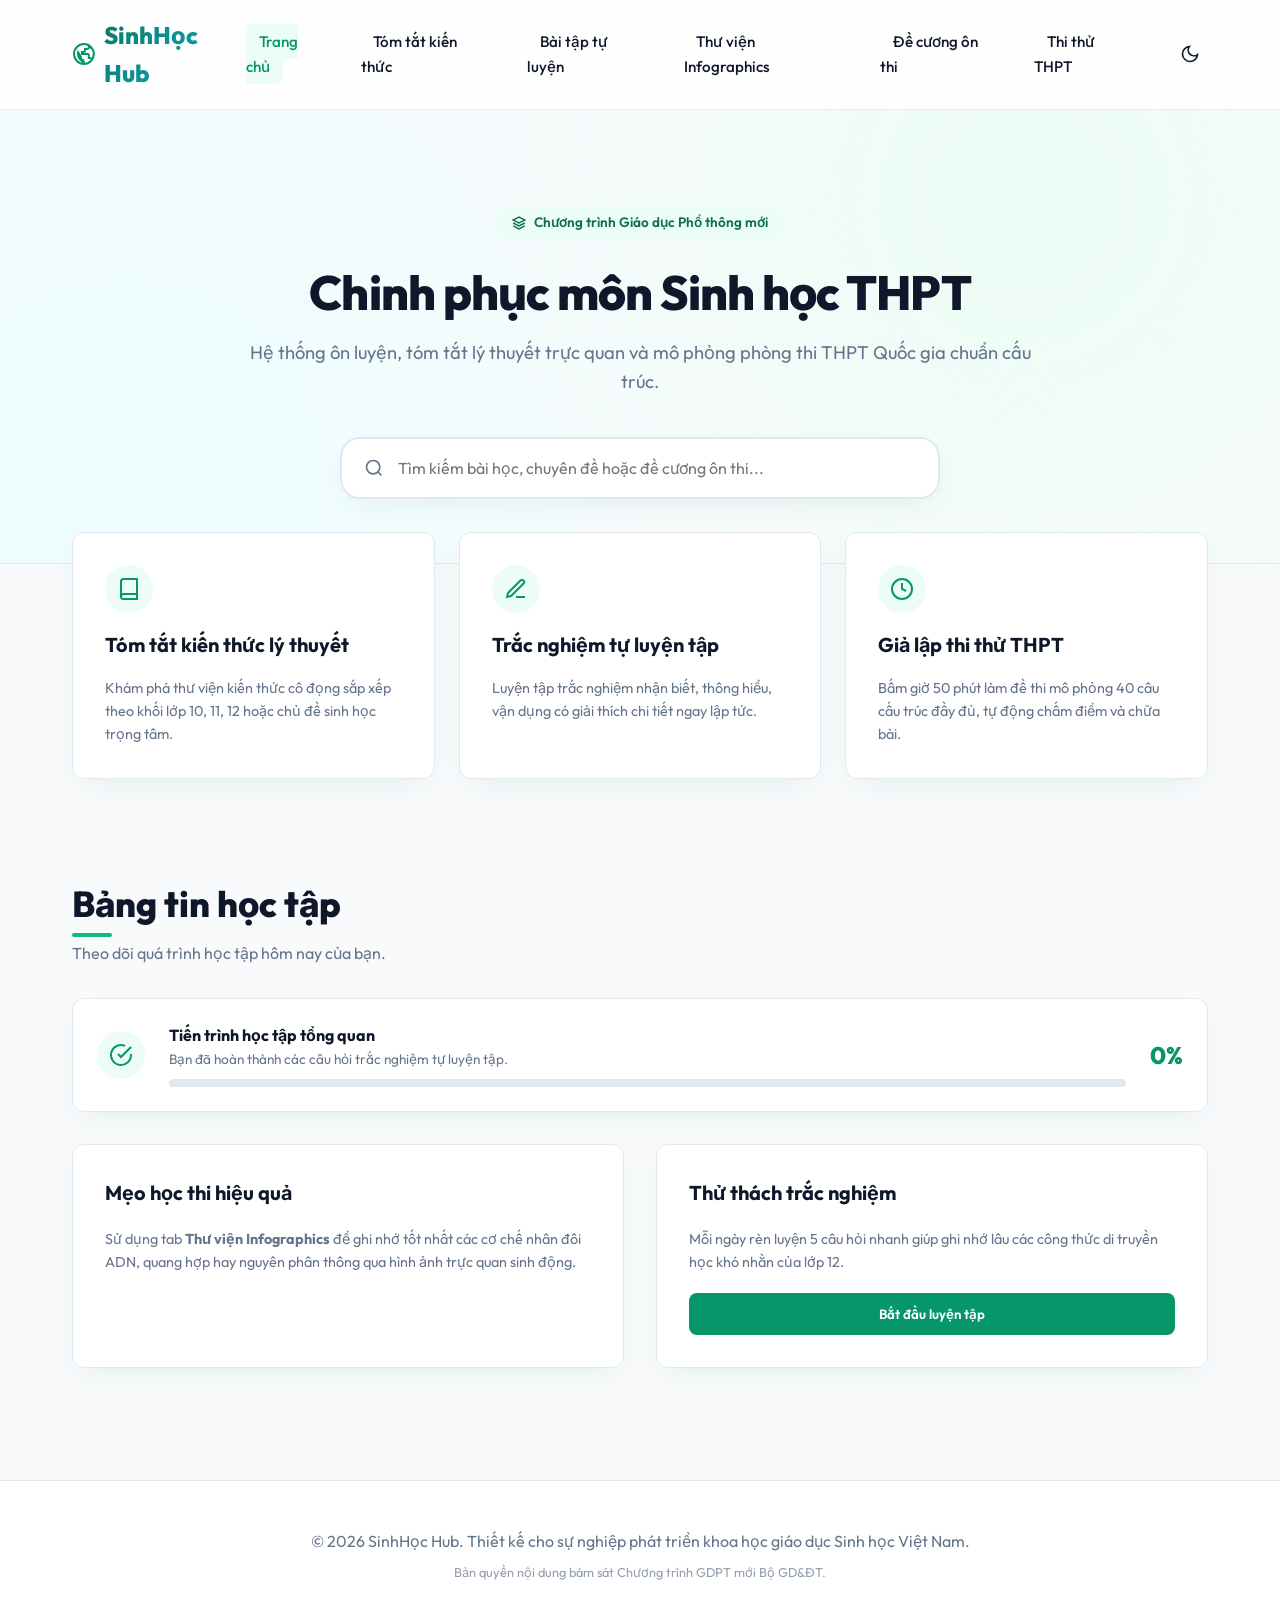
<file: index.html>
<!DOCTYPE html>
<html lang="vi" data-theme="light">
<head>
  <meta charset="UTF-8">
  <meta name="viewport" content="width=device-width, initial-scale=1.0">
  <title>SinhHọc Hub - Học tập & Ôn thi Sinh học THPT</title>
  <meta name="description" content="Nền tảng tóm tắt kiến thức lý thuyết Sinh học lớp 10, 11, 12, luyện tập trắc nghiệm trực tuyến, thư viện infographics trực quan và đề thi thử tốt nghiệp THPT Quốc gia.">
  
  <!-- Fonts & Icons -->
  <link rel="preconnect" href="https://fonts.googleapis.com">
  <link rel="preconnect" href="https://fonts.gstatic.com" crossorigin>
  <link href="https://fonts.googleapis.com/css2?family=Inter:wght@400;500;600;700&family=Outfit:wght@400;500;600;700;800&display=swap" rel="stylesheet">
  
  <!-- Custom Stylesheet -->
  <link rel="stylesheet" href="style.css">
</head>
<body>

  <!-- Header -->
  <header>
    <div class="nav-container">
      <a href="#" class="logo" onclick="navigateTo('home'); return false;">
        <svg width="24" height="24" viewBox="0 0 24 24" stroke-width="2" stroke="currentColor">
          <path d="M12 2C6.48 2 2 6.48 2 12s4.48 10 10 10 10-4.48 10-10S17.52 2 12 2zm1 17.93c-3.95-.49-7-3.85-7-7.93 0-.62.08-1.21.21-1.79L9 15v1c0 1.1.9 2 2 2v1.93zm6.9-2.53c-.26-.81-1-1.4-1.9-1.4h-1v-3c0-.55-.45-1-1-1h-6v-2h2c.55 0 1-.45 1-1V7h2c1.1 0 2-.9 2-2v-.41c2.93 1.19 5 4.06 5 7.41 0 2.08-.8 3.97-2.1 5.4z"/>
        </svg>
        <span>SinhHọc Hub</span>
      </a>

      <button class="menu-toggle" aria-label="Toggle menu">
        <span></span>
        <span></span>
        <span></span>
      </button>

      <ul class="nav-menu">
        <li><a href="#" class="nav-link active" data-view="home">Trang chủ</a></li>
        <li><a href="#" class="nav-link" data-view="knowledge">Tóm tắt kiến thức</a></li>
        <li><a href="#" class="nav-link" data-view="exercises">Bài tập tự luyện</a></li>
        <li><a href="#" class="nav-link" data-view="infographics">Thư viện Infographics</a></li>
        <li><a href="#" class="nav-link" data-view="outlines">Đề cương ôn thi</a></li>
        <li><a href="#" class="nav-link" data-view="mock-exam">Thi thử THPT</a></li>
        <li>
          <button class="btn-theme-toggle" aria-label="Đổi giao diện">
            <svg width="20" height="20" viewBox="0 0 24 24" fill="none" stroke="currentColor" stroke-width="2">
              <path d="M21 12.79A9 9 0 1 1 11.21 3 7 7 0 0 0 21 12.79z"/>
            </svg>
          </button>
        </li>
      </ul>
    </div>
  </header>

  <!-- Hero Section -->
  <section class="hero">
    <div class="hero-content">
      <div class="hero-badge">
        <svg width="14" height="14" viewBox="0 0 24 24" fill="none" stroke="currentColor" stroke-width="2.5"><path d="M12 2L2 7l10 5 10-5-10-5zM2 17l10 5 10-5M2 12l10 5 10-5"/></svg>
        <span>Chương trình Giáo dục Phổ thông mới</span>
      </div>
      <h1>Chinh phục môn Sinh học THPT</h1>
      <p>Hệ thống ôn luyện, tóm tắt lý thuyết trực quan và mô phỏng phòng thi THPT Quốc gia chuẩn cấu trúc.</p>
      
      <div class="search-box-wrapper">
        <svg class="search-icon" width="20" height="20" viewBox="0 0 24 24" fill="none" stroke="currentColor" stroke-width="2">
          <circle cx="11" cy="11" r="8"/><line x1="21" y1="21" x2="16.65" y2="16.65"/>
        </svg>
        <input type="text" class="search-bar" placeholder="Tìm kiếm bài học, chuyên đề hoặc đề cương ôn thi...">
        <div class="search-suggestions"></div>
      </div>
    </div>
  </section>

  <!-- Home quick links on landing -->
  <section class="quick-links">
    <a href="#" class="quick-card" onclick="navigateTo('knowledge'); return false;">
      <div class="quick-card-icon">
        <svg width="24" height="24" viewBox="0 0 24 24" fill="none" stroke="currentColor" stroke-width="2"><path d="M4 19.5A2.5 2.5 0 0 1 6.5 17H20M4 4.5A2.5 2.5 0 0 1 6.5 2H20v20H6.5a2.5 2.5 0 0 1-2.5-2.5V4.5z"/></svg>
      </div>
      <h3>Tóm tắt kiến thức lý thuyết</h3>
      <p>Khám phá thư viện kiến thức cô đọng sắp xếp theo khối lớp 10, 11, 12 hoặc chủ đề sinh học trọng tâm.</p>
    </a>

    <a href="#" class="quick-card" onclick="navigateTo('exercises'); return false;">
      <div class="quick-card-icon">
        <svg width="24" height="24" viewBox="0 0 24 24" fill="none" stroke="currentColor" stroke-width="2"><path d="M12 20h9M16.5 3.5a2.121 2.121 0 0 1 3 3L7 19l-4 1 1-4L16.5 3.5z"/></svg>
      </div>
      <h3>Trắc nghiệm tự luyện tập</h3>
      <p>Luyện tập trắc nghiệm nhận biết, thông hiểu, vận dụng có giải thích chi tiết ngay lập tức.</p>
    </a>

    <a href="#" class="quick-card" onclick="navigateTo('mock-exam'); return false;">
      <div class="quick-card-icon">
        <svg width="24" height="24" viewBox="0 0 24 24" fill="none" stroke="currentColor" stroke-width="2"><circle cx="12" cy="12" r="10"/><polyline points="12 6 12 12 16 14"/></svg>
      </div>
      <h3>Giả lập thi thử THPT</h3>
      <p>Bấm giờ 50 phút làm đề thi mô phỏng 40 câu cấu trúc đầy đủ, tự động chấm điểm và chữa bài.</p>
    </a>
  </section>

  <!-- Main view contents -->
  <main class="main-content">
    
    <!-- 1. Home dashboard view -->
    <div id="home" class="section-container active-view">
      <div class="section-header">
        <h2>Bảng tin học tập</h2>
        <p>Theo dõi quá trình học tập hôm nay của bạn.</p>
      </div>
      <div id="home-progress"></div>
      
      <div class="grade-exercise-grid" style="margin-top: 2rem;">
        <div class="exercise-card">
          <h3>Mẹo học thi hiệu quả</h3>
          <p style="font-size:0.9rem; color:var(--text-muted);">Sử dụng tab <strong>Thư viện Infographics</strong> để ghi nhớ tốt nhất các cơ chế nhân đôi ADN, quang hợp hay nguyên phân thông qua hình ảnh trực quan sinh động.</p>
        </div>
        <div class="exercise-card">
          <h3>Thử thách trắc nghiệm</h3>
          <p style="font-size:0.9rem; color:var(--text-muted);">Mỗi ngày rèn luyện 5 câu hỏi nhanh giúp ghi nhớ lâu các công thức di truyền học khó nhằn của lớp 12.</p>
          <button class="btn-primary" onclick="navigateTo('exercises')">Bắt đầu luyện tập</button>
        </div>
      </div>
    </div>

    <!-- 2. Knowledge Library -->
    <div id="knowledge" class="section-container">
      <div class="section-header">
        <h2>Tóm tắt kiến thức Sinh học</h2>
        <p>Hệ thống lý thuyết cốt lõi bám sát chương trình phổ thông mới.</p>
      </div>
      
      <div class="tabs-nav" id="knowledge-tabs"></div>
      <div class="knowledge-grid" id="knowledge-list-grid"></div>
    </div>

    <!-- 3. Exercises view -->
    <div id="exercises" class="section-container">
      <div class="section-header">
        <h2>Bài tập luyện tập theo khối</h2>
        <p>Luyện tập trắc nghiệm củng cố kiến thức theo cấu trúc bài học.</p>
      </div>
      
      <div class="grade-exercise-grid" id="exercise-grades-grid"></div>
    </div>

    <!-- 4. Infographics view -->
    <div id="infographics" class="section-container">
      <div class="section-header">
        <h2>Infographics bài học trực quan</h2>
        <p>Tóm tắt các quá trình sinh học phức tạp bằng sơ đồ chất lượng cao.</p>
      </div>
      
      <div class="info-grid" id="infographics-grid"></div>
    </div>

    <!-- 5. Outlines view -->
    <div id="outlines" class="section-container">
      <div class="section-header">
        <h2>Tài liệu &amp; Đề cương ôn thi</h2>
        <p>Tải xuống tài liệu PDF, cấu trúc bài tập chuẩn bị cho kỳ kiểm tra của bạn.</p>
      </div>
      
      <input type="text" class="outline-search-bar" id="outline-search" placeholder="Nhập tên tài liệu, lớp hoặc chuyên đề cần tìm...">
      <div class="outline-table-container">
        <table class="outline-table">
          <thead>
            <tr>
              <th>Tên tài liệu</th>
              <th>Khối lớp</th>
              <th>Phân loại</th>
              <th>Thao tác</th>
            </tr>
          </thead>
          <tbody id="outlines-table-body"></tbody>
        </table>
      </div>
    </div>

    <!-- 6. Mock Graduation Exam view -->
    <div id="mock-exam" class="section-container">
      <div class="section-header">
        <h2>Thi thử Tốt nghiệp THPT Quốc gia</h2>
        <p>Giả lập phòng thi thực tế giúp rèn luyện tâm lý phòng thi và phân bổ thời gian hợp lý.</p>
      </div>
      
      <div id="mock-exam-container"></div>
    </div>

  </main>

  <!-- Interactive Quiz Modal -->
  <div class="modal" id="quiz-modal">
    <div class="modal-content" id="quiz-modal-content"></div>
  </div>

  <!-- Lightbox Modal for Infographics -->
  <div class="modal" id="lightbox-modal">
    <div class="modal-content lightbox-content" id="lightbox-modal-content"></div>
  </div>

  <!-- Footer -->
  <footer>
    <p>&copy; 2026 SinhHọc Hub. Thiết kế cho sự nghiệp phát triển khoa học giáo dục Sinh học Việt Nam.</p>
    <p style="font-size: 0.8rem; margin-top: 0.5rem; opacity: 0.7;">Bản quyền nội dung bám sát Chương trình GDPT mới Bộ GD&amp;ĐT.</p>
  </footer>

  <!-- App logic script -->
  <script src="app.js"></script>
</body>
</html>
</file>
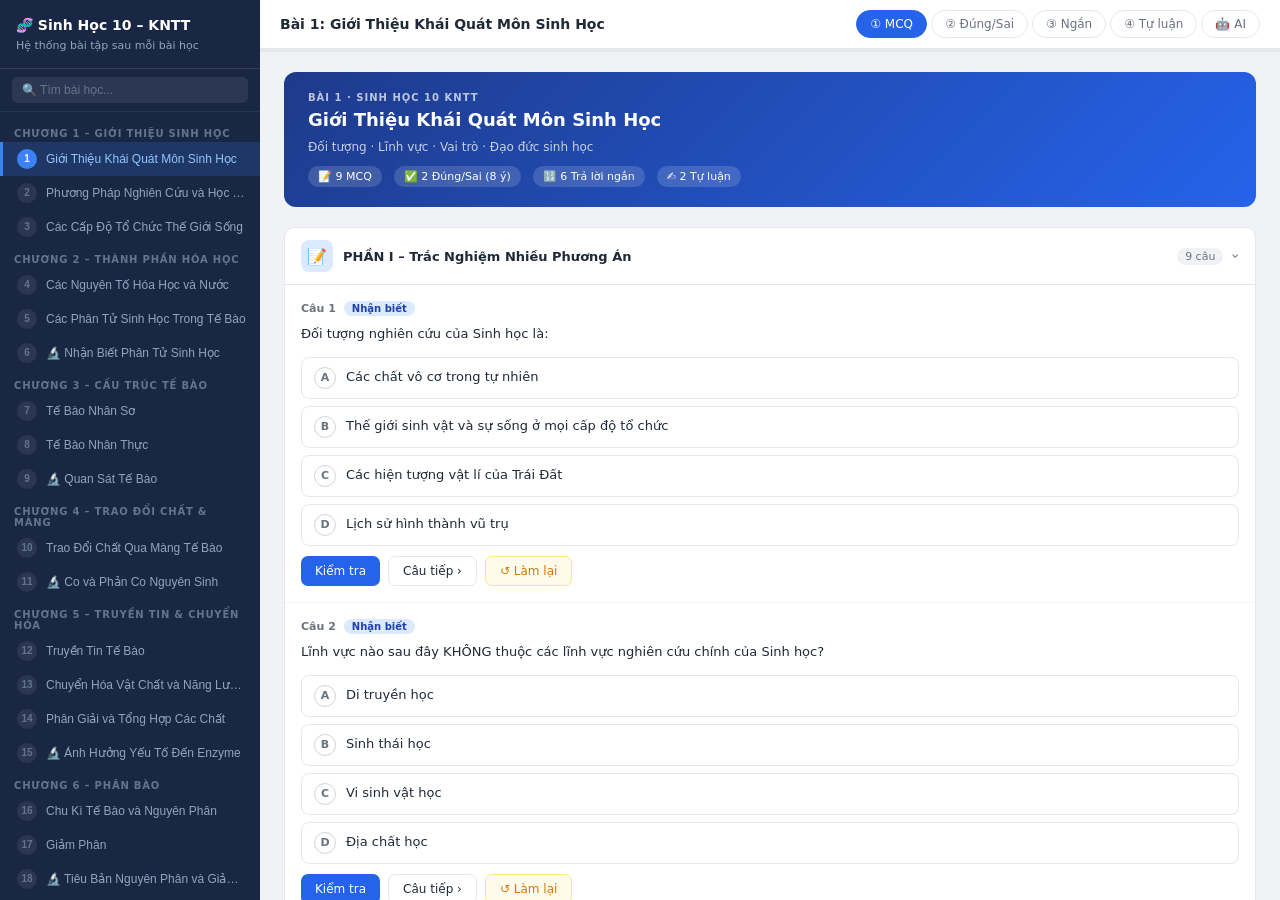
<file: sinhhoc10_ontap hoanchinh.html>
<!DOCTYPE html>
<html lang="vi">
<head>
<meta charset="UTF-8">
<meta name="viewport" content="width=device-width,initial-scale=1">
<title>Hệ Thống Bài Tập Sinh Học 10 – KNTT</title>
<style>
*{box-sizing:border-box;margin:0;padding:0}
:root{
  --bg:#f0f2f5;--sidebar:#1a2744;--sidebar-hover:rgba(255,255,255,.08);--sidebar-active:#3b82f6;
  --card:#fff;--border:#e5e7eb;--text:#1f2937;--muted:#6b7280;
  --blue:#2563eb;--green:#059669;--orange:#d97706;--red:#dc2626;--purple:#7c3aed;
  --blue-bg:#eff6ff;--green-bg:#f0fdf4;--orange-bg:#fffbeb;--red-bg:#fef2f2;
}
body{font-family:system-ui,-apple-system,'Segoe UI',sans-serif;background:var(--bg);color:var(--text);display:flex;height:100vh;overflow:hidden;font-size:14px}

/* ──── SIDEBAR ──── */
#sb{width:260px;min-width:260px;background:var(--sidebar);display:flex;flex-direction:column;overflow:hidden}
#sb-head{padding:16px;border-bottom:1px solid rgba(255,255,255,.1)}
#sb-head h1{color:#fff;font-size:14px;font-weight:700;line-height:1.4}
#sb-head p{color:#94a3b8;font-size:11px;margin-top:3px}
#sb-search{padding:8px 12px;border-bottom:1px solid rgba(255,255,255,.06)}
#sb-search input{width:100%;background:rgba(255,255,255,.08);border:none;border-radius:6px;padding:6px 10px;color:#e2e8f0;font-size:12px;outline:none}
#sb-search input::placeholder{color:#64748b}
#sb-nav{flex:1;overflow-y:auto;padding:6px 0}
#sb-nav::-webkit-scrollbar{width:3px}
#sb-nav::-webkit-scrollbar-thumb{background:rgba(255,255,255,.1);border-radius:2px}
.sb-group{color:#64748b;font-size:10px;font-weight:700;letter-spacing:.08em;text-transform:uppercase;padding:10px 14px 3px}
.sb-item{display:flex;align-items:center;gap:9px;width:100%;padding:7px 14px;background:none;border:none;color:#94a3b8;font-size:12px;cursor:pointer;text-align:left;border-left:3px solid transparent;transition:.15s}
.sb-item:hover{background:var(--sidebar-hover);color:#e2e8f0}
.sb-item.active{background:rgba(59,130,246,.18);color:#93c5fd;border-left-color:var(--sidebar-active)}
.sb-num{width:20px;height:20px;border-radius:50%;background:rgba(255,255,255,.08);font-size:10px;font-weight:700;display:flex;align-items:center;justify-content:center;flex-shrink:0;color:#64748b}
.sb-item.active .sb-num{background:var(--sidebar-active);color:#fff}
.sb-item.done .sb-num{background:#059669;color:#fff}

/* ──── MAIN ──── */
#main{flex:1;display:flex;flex-direction:column;overflow:hidden}
#topbar{background:var(--card);border-bottom:1px solid var(--border);padding:10px 20px;display:flex;align-items:center;justify-content:space-between;gap:12px;flex-shrink:0}
#topbar-title{font-size:14px;font-weight:600;color:var(--text);flex:1;min-width:0;overflow:hidden;text-overflow:ellipsis;white-space:nowrap}
#tabs{display:flex;gap:4px;flex-shrink:0}
.tab{padding:6px 13px;border-radius:20px;border:1.5px solid var(--border);background:none;cursor:pointer;font-size:12px;color:var(--muted);font-family:inherit;transition:.15s;white-space:nowrap}
.tab:hover{background:var(--bg)}
.tab.on{background:var(--blue);color:#fff;border-color:var(--blue)}
#progress-bar-wrap{height:3px;background:#e5e7eb;flex-shrink:0}
#progress-bar{height:100%;background:var(--blue);transition:.3s;width:0}

#content{flex:1;overflow-y:auto;padding:20px 24px}
#content::-webkit-scrollbar{width:6px}
#content::-webkit-scrollbar-thumb{background:#d1d5db;border-radius:3px}

/* ──── HERO ──── */
.hero{background:linear-gradient(135deg,#1e3a8a,#2563eb);color:#fff;border-radius:12px;padding:20px 24px;margin-bottom:20px}
.hero-bai{font-size:10px;font-weight:700;letter-spacing:.1em;text-transform:uppercase;opacity:.7;margin-bottom:4px}
.hero h2{font-size:18px;font-weight:700;line-height:1.4;margin-bottom:8px}
.hero-sub{font-size:12px;opacity:.75}
.hero-stats{display:flex;gap:12px;margin-top:12px;flex-wrap:wrap}
.hero-stat{background:rgba(255,255,255,.15);padding:4px 10px;border-radius:20px;font-size:11px;font-weight:500}

/* ──── SECTION CARDS ──── */
.sec{background:var(--card);border:1px solid var(--border);border-radius:10px;margin-bottom:14px;overflow:hidden}
.sec-head{padding:12px 16px;display:flex;align-items:center;gap:10px;cursor:pointer;user-select:none}
.sec-head:hover{background:#f9fafb}
.sec-icon{width:32px;height:32px;border-radius:8px;display:flex;align-items:center;justify-content:center;font-size:16px;flex-shrink:0}
.sec-title{font-size:13px;font-weight:600;flex:1}
.sec-badge{font-size:11px;color:var(--muted);background:var(--bg);padding:2px 8px;border-radius:10px}
.sec-arrow{color:var(--muted);transition:.2s}
.sec.open .sec-arrow{transform:rotate(90deg)}
.sec-body{display:none;border-top:1px solid var(--border)}
.sec.open .sec-body{display:block}

/* ──── MCQ ──── */
.q-block{padding:16px;border-bottom:1px solid #f3f4f6}
.q-block:last-child{border-bottom:none}
.q-meta{display:flex;align-items:center;gap:8px;margin-bottom:8px}
.q-num-badge{font-size:11px;font-weight:700;color:var(--muted)}
.level-badge{font-size:10px;font-weight:600;padding:2px 8px;border-radius:10px}
.NB{background:#dbeafe;color:#1e40af}
.TH{background:#dcfce7;color:#14532d}
.VD{background:#ffedd5;color:#9a3412}
.VDC{background:#ede9fe;color:#5b21b6}
.q-text{font-size:13px;font-weight:500;line-height:1.6;margin-bottom:12px;white-space:pre-wrap}
.opts{display:flex;flex-direction:column;gap:7px}
.opt{display:flex;align-items:flex-start;gap:10px;padding:9px 12px;border-radius:8px;border:1.5px solid var(--border);cursor:pointer;transition:.15s;font-size:13px;line-height:1.5}
.opt:hover{border-color:#93c5fd;background:var(--blue-bg)}
.opt.sel{border-color:var(--blue);background:var(--blue-bg)}
.opt.correct{border-color:var(--green);background:var(--green-bg)}
.opt.wrong{border-color:var(--red);background:var(--red-bg)}
.opt-letter{width:22px;height:22px;min-width:22px;border-radius:50%;border:1.5px solid #d1d5db;display:flex;align-items:center;justify-content:center;font-size:11px;font-weight:700;color:var(--muted);flex-shrink:0}
.opt.sel .opt-letter{background:var(--blue);border-color:var(--blue);color:#fff}
.opt.correct .opt-letter{background:var(--green);border-color:var(--green);color:#fff}
.opt.wrong .opt-letter{background:var(--red);border-color:var(--red);color:#fff}
.explain-box{margin-top:10px;padding:10px 12px;background:var(--green-bg);border-left:3px solid var(--green);border-radius:0 6px 6px 0;font-size:12px;color:#14532d;display:none}
.explain-box.show{display:block}
.q-actions{display:flex;gap:8px;margin-top:10px}
.btn{padding:7px 14px;border-radius:7px;border:none;cursor:pointer;font-family:inherit;font-size:12px;font-weight:500;transition:.15s}
.btn-check{background:var(--blue);color:#fff}
.btn-check:hover{background:#1d4ed8}
.btn-next{background:var(--card);border:1.5px solid var(--border)!important;border:none;color:var(--text)}
.btn-next:hover{background:var(--bg)}
.btn-reset{background:var(--orange-bg);color:var(--orange);border:1.5px solid #fde68a!important;border:none}
.result-msg{font-size:12px;padding:4px 0;font-weight:500}
.result-msg.ok{color:var(--green)}
.result-msg.no{color:var(--red)}

/* ──── ĐÚNG/SAI ──── */
.ds-block{padding:16px;border-bottom:1px solid #f3f4f6}
.ds-block:last-child{border-bottom:none}
.ds-q{font-size:13px;font-weight:500;margin-bottom:12px;line-height:1.6}
.ds-items{display:flex;flex-direction:column;gap:8px}
.ds-item{border:1.5px solid var(--border);border-radius:8px;overflow:hidden}
.ds-item-head{display:flex;align-items:flex-start;gap:10px;padding:10px 12px}
.ds-letter{font-size:11px;font-weight:700;color:var(--blue);width:16px;flex-shrink:0;padding-top:1px}
.ds-stmt{font-size:12px;line-height:1.6;flex:1}
.ds-btns{display:flex;gap:6px;padding:0 12px 10px 38px}
.ds-btn{padding:5px 14px;border-radius:20px;border:1.5px solid var(--border);background:none;cursor:pointer;font-size:11px;font-weight:600;font-family:inherit;transition:.15s}
.ds-btn:hover{border-color:#93c5fd}
.ds-btn.sel-dung{background:var(--green-bg);border-color:var(--green);color:var(--green)}
.ds-btn.sel-sai{background:var(--red-bg);border-color:var(--red);color:var(--red)}
.ds-item.correct{border-color:var(--green)}
.ds-item.wrong{border-color:var(--red)}
.ds-explain{padding:0 12px 10px 38px;font-size:11px;color:var(--muted);display:none}
.ds-explain.show{display:block}
.ds-actions{padding:10px 16px;display:flex;gap:8px;align-items:center;border-top:1px solid #f3f4f6}
.ds-score{font-size:12px;color:var(--muted)}

/* ──── TRẢ LỜI NGẮN ──── */
.short-block{padding:16px;border-bottom:1px solid #f3f4f6}
.short-block:last-child{border-bottom:none}
.short-q{font-size:13px;font-weight:500;margin-bottom:10px;line-height:1.6;white-space:pre-wrap}
.short-input-row{display:flex;gap:8px;align-items:center}
.short-input{flex:1;max-width:180px;padding:8px 12px;border:1.5px solid var(--border);border-radius:8px;font-size:14px;font-weight:700;text-align:center;font-family:inherit;outline:none;transition:.15s}
.short-input:focus{border-color:var(--blue)}
.short-input.correct{border-color:var(--green);background:var(--green-bg);color:var(--green)}
.short-input.wrong{border-color:var(--red);background:var(--red-bg);color:var(--red)}
.short-expl{margin-top:10px;padding:8px 12px;background:var(--green-bg);border-left:3px solid var(--green);border-radius:0 6px 6px 0;font-size:12px;color:#14532d;display:none}
.short-expl.show{display:block}
.short-ans-reveal{padding:8px 12px;background:var(--orange-bg);border-left:3px solid var(--orange);border-radius:0 6px 6px 0;font-size:12px;color:#92400e;display:none}
.short-ans-reveal.show{display:block}

/* ──── TỰ LUẬN ──── */
.essay-block{padding:16px;border-bottom:1px solid #f3f4f6}
.essay-block:last-child{border-bottom:none}
.essay-q{font-size:13px;font-weight:500;margin-bottom:12px;line-height:1.6}
.essay-area{width:100%;min-height:100px;padding:10px 12px;border:1.5px solid var(--border);border-radius:8px;font-family:inherit;font-size:13px;resize:vertical;outline:none;transition:.15s;line-height:1.6}
.essay-area:focus{border-color:var(--blue)}
.guide-box{margin-top:10px;background:var(--blue-bg);border:1px solid #bfdbfe;border-radius:8px;padding:12px 14px;display:none}
.guide-box.show{display:block}
.guide-box h4{font-size:11px;font-weight:700;color:var(--blue);text-transform:uppercase;letter-spacing:.06em;margin-bottom:8px}
.guide-item{display:flex;gap:8px;font-size:12px;color:#1e3a8a;margin-bottom:6px;line-height:1.6}
.guide-item:last-child{margin-bottom:0}
.guide-item::before{content:"✓";color:var(--green);font-weight:700;flex-shrink:0;margin-top:1px}

/* ──── TỔNG KẾT BÀI ──── */
.summary-card{background:var(--card);border:1px solid var(--border);border-radius:10px;padding:20px;margin-top:8px}
.summary-grid{display:grid;grid-template-columns:repeat(2,1fr);gap:12px;margin-top:14px}
.summary-item{text-align:center;padding:14px;border-radius:8px;border:1.5px solid var(--border)}
.summary-item .val{font-size:24px;font-weight:700;color:var(--blue)}
.summary-item .lbl{font-size:11px;color:var(--muted);margin-top:2px}

/* ──── AI CHAT ──── */
#chat-wrap{display:flex;flex-direction:column;height:100%;padding:0}
#chat-msgs{flex:1;overflow-y:auto;padding:16px 24px;display:flex;flex-direction:column;gap:12px}
#chat-msgs::-webkit-scrollbar{width:4px}
#chat-msgs::-webkit-scrollbar-thumb{background:#d1d5db;border-radius:2px}
.msg{max-width:80%;line-height:1.65;font-size:13px}
.msg-u{align-self:flex-end;background:var(--blue);color:#fff;padding:9px 13px;border-radius:16px 16px 4px 16px}
.msg-a{align-self:flex-start;background:#f1f5f9;color:#1e293b;padding:9px 13px;border-radius:4px 16px 16px 16px;border:1px solid #e2e8f0}
.msg-a.loading{color:var(--muted);font-style:italic}
.msg-a strong{color:#1e3a8a}
.msg-a ul,.msg-a ol{padding-left:16px;margin:4px 0}
.msg-a li{margin:2px 0}
#chip-row{padding:0 24px 10px;display:flex;flex-wrap:wrap;gap:7px}
.chip{padding:5px 11px;border-radius:20px;border:1.5px solid var(--border);background:var(--card);color:var(--text);font-size:11px;cursor:pointer;transition:.15s;font-family:inherit}
.chip:hover{border-color:var(--blue);color:var(--blue);background:var(--blue-bg)}
#chat-input-row{padding:10px 24px 16px;display:flex;gap:8px;border-top:1px solid var(--border);background:var(--card)}
#chat-input{flex:1;padding:9px 14px;border:1.5px solid var(--border);border-radius:22px;font-family:inherit;font-size:13px;outline:none;resize:none;height:42px;transition:.15s}
#chat-input:focus{border-color:var(--blue)}
#send-btn{padding:9px 16px;background:var(--blue);color:#fff;border:none;border-radius:22px;font-family:inherit;font-size:12px;font-weight:600;cursor:pointer;white-space:nowrap}
#send-btn:disabled{background:#9ca3af;cursor:not-allowed}

/* ──── RESPONSIVE ──── */
@media(max-width:640px){
  #sb{display:none}
  #content{padding:14px 16px}
  #chat-msgs{padding:14px 16px}
  #chat-input-row{padding:8px 16px 14px}
  #chip-row{padding:0 16px 8px}
}
</style>
</head>
<body>

<nav id="sb">
  <div id="sb-head">
    <h1>🧬 Sinh Học 10 – KNTT</h1>
    <p>Hệ thống bài tập sau mỗi bài học</p>
  </div>
  <div id="sb-search"><input type="text" id="search-inp" placeholder="🔍 Tìm bài học..." oninput="filterLessons(this.value)"></div>
  <div id="sb-nav"></div>
</nav>

<div id="main">
  <div id="topbar">
    <div id="topbar-title">Chọn bài học từ menu bên trái</div>
    <div id="tabs">
      <button class="tab on" data-tab="mcq" onclick="switchTab('mcq',this)">① MCQ</button>
      <button class="tab" data-tab="ds" onclick="switchTab('ds',this)">② Đúng/Sai</button>
      <button class="tab" data-tab="short" onclick="switchTab('short',this)">③ Ngắn</button>
      <button class="tab" data-tab="essay" onclick="switchTab('essay',this)">④ Tự luận</button>
      <button class="tab" data-tab="chat" onclick="switchTab('chat',this)">🤖 AI</button>
    </div>
  </div>
  <div id="progress-bar-wrap"><div id="progress-bar"></div></div>

  <div id="content">
    <div id="tab-mcq"></div>
    <div id="tab-ds" style="display:none"></div>
    <div id="tab-short" style="display:none"></div>
    <div id="tab-essay" style="display:none"></div>
    <div id="tab-chat" style="display:none">
      <div id="chat-wrap">
        <div id="chat-msgs">
          <div class="msg msg-a">Xin chào! Tôi là trợ lý Sinh học 10. Hãy hỏi tôi bất kỳ câu hỏi nào về nội dung sách <strong>Kết nối tri thức với cuộc sống</strong> – từ cấu trúc tế bào, nguyên phân, giảm phân, vi sinh vật đến virus. Tôi sẽ giải thích chi tiết và dễ hiểu! 🌱</div>
        </div>
        <div id="chip-row"></div>
        <div id="chat-input-row">
          <textarea id="chat-input" placeholder="Nhập câu hỏi Sinh học 10..." onkeydown="chatKey(event)"></textarea>
          <button id="send-btn" onclick="sendChat()">Gửi ↗</button>
        </div>
      </div>
    </div>
  </div>
</div>

<script>
const LESSONS = [{"id":1,"title":"Giới Thiệu Khái Quát Môn Sinh Học","subtitle":"Đối tượng · Lĩnh vực · Vai trò · Đạo đức sinh học","mcq":[{"num":1,"level":"NHẬN BIẾT","q":"Đối tượng nghiên cứu của Sinh học là:","opts":["Các chất vô cơ trong tự nhiên","Thế giới sinh vật và sự sống ở mọi cấp độ tổ chức","Các hiện tượng vật lí của Trái Đất","Lịch sử hình thành vũ trụ"],"ans":1,"explain":"Sinh học nghiên cứu sự sống ở mọi cấp độ tổ chức, từ phân tử, tế bào đến cơ thể, quần thể, hệ sinh thái."},{"num":2,"level":"NHẬN BIẾT","q":"Lĩnh vực nào sau đây KHÔNG thuộc các lĩnh vực nghiên cứu chính của Sinh học?","opts":["Di truyền học","Sinh thái học","Vi sinh vật học","Địa chất học"],"ans":3,"explain":"Địa chất học thuộc khoa học Trái Đất, không phải lĩnh vực của Sinh học."},{"num":3,"level":"NHẬN BIẾT","q":"Thành tựu nào sau đây là ứng dụng của công nghệ DNA tái tổ hợp?","opts":["Sản xuất insulin từ vi khuẩn E. coli","Lai tạo giống lúa bằng phương pháp chọn lọc thông thường","Nuôi cấy mô thực vật","Quan sát tế bào dưới kính hiển vi"],"ans":0,"explain":"Công nghệ DNA tái tổ hợp chuyển gene mã hóa insulin của người vào vi khuẩn E. coli để sản xuất insulin tái tổ hợp với số lượng lớn."},{"num":4,"level":"THÔNG HIỂU","q":"Tại sao nói Sinh học là cơ sở của nhiều ngành công nghệ và lĩnh vực khác?","opts":["Vì sinh học chỉ liên quan đến y học","Vì các nguyên lí, quy luật sinh học được ứng dụng để phát triển công nghệ sinh học, y - dược, nông nghiệp, bảo vệ môi trường...","Vì sinh học không cần kiến thức của môn học khác","Vì sinh học chỉ nghiên cứu trong phòng thí nghiệm"],"ans":1,"explain":"Hiểu biết về cấu trúc, chức năng và quy luật hoạt động của sự sống là nền tảng để phát triển công nghệ sinh học, y dược, nông nghiệp, công nghệ thực phẩm, bảo vệ môi trường."},{"num":5,"level":"THÔNG HIỂU","q":"Liệu pháp gene (gene therapy) là phương pháp:","opts":["Sử dụng thuốc kháng sinh để điều trị bệnh di truyền","Đưa gene lành vào tế bào người bệnh để thay thế hoặc bổ sung cho gene bị hỏng","Cắt bỏ cơ quan bị bệnh","Ghép tạng từ người cho sang người nhận"],"ans":1,"explain":"Liệu pháp gene đưa gene bình thường vào tế bào để thay thế/bổ sung cho gene bị đột biến, giúp điều trị bệnh di truyền."},{"num":6,"level":"THÔNG HIỂU","q":"Phát biểu nào sau đây đúng khi nói về vai trò của Sinh học với phát triển bền vững?","opts":["Sinh học chỉ phục vụ mục đích nghiên cứu lí thuyết, không liên quan đến môi trường","Sinh học giúp con người hiểu quy luật tự nhiên, từ đó khai thác hợp lí và bảo vệ tài nguyên, môi trường, đa dạng sinh học","Phát triển bền vững không cần đến kiến thức sinh học","Sinh học làm tăng tốc độ cạn kiệt tài nguyên thiên nhiên"],"ans":1,"explain":"Hiểu biết sinh học giúp con người khai thác tài nguyên hợp lí, bảo tồn đa dạng sinh học, xử lí ô nhiễm môi trường - góp phần phát triển bền vững."},{"num":7,"level":"VẬN DỤNG","q":"Một công ty công nghệ sinh học sử dụng vi khuẩn đã được chuyển gene để sản xuất một loại enzyme dùng trong bột giặt sinh học. Hoạt động này thuộc lĩnh vực nào của sinh học?","opts":["Sinh thái học","Công nghệ sinh học (Công nghệ DNA tái tổ hợp/vi sinh)","Giải phẫu học","Phân loại học"],"ans":1,"explain":"Việc chuyển gene vào vi khuẩn để sản xuất enzyme (protein) ở quy mô công nghiệp là ứng dụng của công nghệ sinh học/công nghệ DNA tái tổ hợp."},{"num":8,"level":"VẬN DỤNG CAO","q":"Công nghệ chỉnh sửa gene CRISPR-Cas9 được ứng dụng để tạo ra giống cây trồng kháng sâu bệnh mà không cần chuyển gene ngoại lai (chỉ chỉnh sửa gene sẵn có). Việc này đặt ra vấn đề đạo đức sinh học nào cần cân nhắc?","opts":["Không có vấn đề đạo đức nào vì không có gene ngoại lai","Cần đánh giá tác động lâu dài đến hệ sinh thái, sức khỏe con người và quy định pháp lí về sinh vật chỉnh sửa gene trước khi đưa vào sản xuất","Chỉ cần quan tâm đến lợi nhuận kinh tế","Vấn đề đạo đức chỉ áp dụng cho chỉnh sửa gene ở người"],"ans":1,"explain":"Đạo đức sinh học yêu cầu đánh giá toàn diện tác động sinh thái, sức khỏe, xã hội và tuân thủ pháp luật trước khi ứng dụng công nghệ mới, không phân biệt có hay không gene ngoại lai."},{"num":9,"level":"VẬN DỤNG","q":"Theo Hình 1, lĩnh vực Y - Dược học có số học sinh nhiều hơn lĩnh vực Sinh thái - Môi trường bao nhiêu học sinh?","opts":["30","20","10","40"],"ans":0,"explain":"70 − 40 = 30 (học sinh)."}],"dungsai":[{"q":"Xét các phát biểu về đối tượng và mục tiêu của Sinh học:","items":[{"letter":"a","stmt":"Sinh học nghiên cứu sự sống ở tất cả các cấp độ tổ chức, từ phân tử, tế bào đến quần thể, quần xã và hệ sinh thái.","verdict":"ĐÚNG","expl":"Đây chính là phạm vi đối tượng nghiên cứu của sinh học hiện đại"},{"letter":"b","stmt":"Mục tiêu của môn Sinh học chỉ là giúp học sinh ghi nhớ tên các loài sinh vật.","verdict":"SAI","expl":"Mục tiêu môn học còn hướng tới hình thành năng lực tìm hiểu tự nhiên, vận dụng kiến thức vào thực tiễn và phát triển phẩm chất"},{"letter":"c","stmt":"Tin sinh học (Bioinformatics) là lĩnh vực kết hợp Sinh học với Khoa học máy tính để phân tích dữ liệu sinh học lớn như hệ gene.","verdict":"ĐÚNG","expl":"Tin sinh học xử lí, lưu trữ và phân tích dữ liệu trình tự DNA, protein quy mô lớn"},{"letter":"d","stmt":"Mọi nghiên cứu sinh học hiện nay đều được thực hiện hoàn toàn trong phòng thí nghiệm, không cần quan sát thực địa.","verdict":"SAI","expl":"Nghiên cứu sinh học còn bao gồm quan sát, thực nghiệm thực địa, ví dụ nghiên cứu hệ sinh thái, tập tính động vật"}]},{"q":"Một nhà máy chế biến thực phẩm sử dụng vi sinh vật lên men để sản xuất sữa chua, đồng thời xử lí nước thải bằng bể vi sinh trước khi xả ra môi trường. Xét các phát biểu:","items":[{"letter":"a","stmt":"Việc lên men sữa chua là ứng dụng kiến thức về vi sinh vật học và công nghệ sinh học.","verdict":"ĐÚNG","expl":"Vi khuẩn lactic chuyển hóa đường thành acid lactic làm sữa đông tụ, lên men"},{"letter":"b","stmt":"Việc xử lí nước thải bằng bể vi sinh thể hiện vai trò của sinh học trong bảo vệ môi trường.","verdict":"ĐÚNG","expl":"Vi sinh vật phân giải chất hữu cơ trong nước thải, giảm ô nhiễm trước khi xả thải"},{"letter":"c","stmt":"Hai hoạt động trên không liên quan gì đến đạo đức sinh học vì chỉ là hoạt động sản xuất kinh doanh.","verdict":"SAI","expl":"Đạo đức sinh học bao gồm cả trách nhiệm với an toàn thực phẩm, môi trường và cộng đồng trong hoạt động sản xuất"},{"letter":"d","stmt":"Nếu nhà máy không xử lí nước thải đạt chuẩn mà xả thẳng ra sông, đây là hành vi vi phạm đạo đức và pháp luật về bảo vệ môi trường.","verdict":"ĐÚNG","expl":"Xả thải gây ô nhiễm vi phạm quy định pháp luật và đạo đức nghề nghiệp, ảnh hưởng đến hệ sinh thái và sức khỏe cộng đồng"}]}],"short":[{"q":"Cho các phát biểu sau:\n(1) Sinh học nghiên cứu sự sống ở mọi cấp độ tổ chức.\n(2) Sinh học phân tử nghiên cứu cấu trúc, chức năng của DNA, protein.\n(3) Sinh thái học chỉ nghiên cứu một cá thể sinh vật riêng lẻ.\n(4) Công nghệ sinh học là lĩnh vực ứng dụng kiến thức sinh học vào sản xuất, đời sống.\n(5) Tin sinh học không liên quan đến xử lí dữ liệu sinh học.\nCó bao nhiêu phát biểu đúng?","ans":"3","expl":"(1), (2), (4) đúng; (3) sai vì Sinh thái học nghiên cứu ở cấp quần thể, quần xã, hệ sinh thái; (5) sai vì Tin sinh học chuyên xử lí dữ liệu sinh học."},{"q":"Các cấp độ tổ chức cơ bản của thế giới sống gồm: phân tử, tế bào, cơ thể, quần thể, quần xã, hệ sinh thái, sinh quyển. Có bao nhiêu cấp độ tổ chức được liệt kê?","ans":"7","expl":"Đếm các cấp độ: phân tử, tế bào, cơ thể, quần thể, quần xã, hệ sinh thái, sinh quyển → 7."},{"q":"Một nghiên cứu chỉnh sửa gene bằng công nghệ CRISPR-Cas9 được thực hiện trên 200 tế bào, hiệu suất chỉnh sửa thành công đạt 35%. Số tế bào được chỉnh sửa gene thành công là bao nhiêu?","ans":"7","expl":"200 × 0,35 = 70 (tế bào)."},{"q":"Cừu Dolly được tạo ra bằng kĩ thuật chuyển nhân: nhân của tế bào tuyến vú (2n = 54 ở cừu) được cấy vào tế bào trứng đã loại bỏ nhân. Bộ NST trong tế bào của cừu Dolly có bao nhiêu NST?","ans":"5","expl":"Cừu Dolly mang bộ NST giống cá thể cho nhân (tế bào tuyến vú) nên 2n = 54."},{"q":"Cho các phát biểu về đặc điểm chung của các cấp độ tổ chức sống:\n(1) Tổ chức theo nguyên tắc thứ bậc, cấp dưới làm nền tảng cấu tạo nên cấp trên.\n(2) Mỗi cấp độ tổ chức là hệ thống mở, có khả năng tự điều chỉnh để duy trì trạng thái ổn định.\n(3) Cấp độ tổ chức cao hơn chỉ lớn hơn về kích thước, không xuất hiện đặc tính mới so với cấp dưới.\n(4) Thế giới sống liên tục tiến hoá.\n(5) Sinh quyển là cấp độ tổ chức sống lớn nhất, bao gồm toàn bộ các hệ sinh thái trên Trái Đất.\nCó bao nhiêu phát biểu đúng?","ans":"4","expl":"(1), (2), (4), (5) đúng; (3) sai vì ở mỗi cấp độ tổ chức cao hơn đều xuất hiện đặc tính nổi trội (tính trồi) không có ở cấp dưới."},{"q":"Cho các nhận định ghép giữa lĩnh vực nghiên cứu Sinh học với cấp độ tổ chức sống mà lĩnh vực đó tập trung nghiên cứu:\n(1) Sinh học phân tử – cấp độ phân tử, tế bào.\n(2) Sinh thái học – cấp độ quần thể, quần xã, hệ sinh thái.\n(3) Giải phẫu học – cấp độ cơ thể.\n(4) Di truyền học – chỉ nghiên cứu ở cấp độ quần xã.\n(5) Vi sinh vật học – nghiên cứu vi sinh vật ở cấp độ tế bào và cơ thể (đơn bào).\nCó bao nhiêu nhận định ghép đúng?","ans":"4","expl":"(1), (2), (3), (5) đúng; (4) sai vì Di truyền học nghiên cứu ở nhiều cấp độ (phân tử, tế bào, cơ thể, quần thể), không chỉ riêng quần xã."}],"essay":[{"q":"Trình bày các lĩnh vực nghiên cứu chính của Sinh học và cho biết mỗi lĩnh vực có thể ứng dụng vào ngành nghề nào trong thực tiễn (nêu ít nhất 4 lĩnh vực).","guide":["Di truyền học: nghiên cứu gene, quy luật di truyền → ứng dụng trong chọn giống, chẩn đoán bệnh di truyền, pháp y.","Sinh học phân tử/Tế bào học: nghiên cứu cấu trúc, hoạt động của tế bào, phân tử sinh học → ứng dụng trong y dược (sản xuất thuốc, vaccine).","Sinh thái học: nghiên cứu mối quan hệ giữa sinh vật với môi trường → ứng dụng trong bảo tồn, quản lí tài nguyên, nông - lâm - ngư nghiệp.","Vi sinh vật học: nghiên cứu vi sinh vật → ứng dụng trong công nghiệp thực phẩm (lên men), xử lí môi trường, sản xuất kháng sinh.","Công nghệ sinh học: ứng dụng tổng hợp các kiến thức sinh học để tạo ra sản phẩm/quy trình mới (nhân bản, chuyển gene, nuôi cấy mô)."]},{"q":"Một số người lo ngại rằng công nghệ chỉnh sửa gene người (gene editing trên phôi người) có thể dẫn đến hậu quả khó kiểm soát. Em hãy nêu quan điểm của mình về việc có nên áp dụng công nghệ này trên phôi người hay không, dựa trên khía cạnh đạo đức sinh học.","guide":["Về mặt lợi ích: chỉnh sửa gene có thể giúp loại bỏ các gene gây bệnh di truyền nặng, cải thiện sức khỏe cho thế hệ sau.","Về mặt nguy cơ: các thay đổi trên phôi người (dòng mầm) sẽ di truyền cho thế hệ sau, có thể gây hậu quả không lường được, khó đảo ngược; nguy cơ lạm dụng để \"chọn\" các đặc điểm ngoại hình/trí tuệ (eugenics) là vấn đề đạo đức nghiêm trọng.","Quan điểm hợp lí: chỉ nên nghiên cứu trong phạm vi cho phép (ví dụ trên tế bào soma để điều trị bệnh ở người đã sinh, không áp dụng cho dòng mầm/phôi người) và phải có sự giám sát chặt chẽ của pháp luật, hội đồng đạo đức trước khi ứng dụng.","(Học sinh có thể đưa ra quan điểm khác miễn có lập luận hợp lí, thể hiện được sự cân nhắc giữa lợi ích khoa học và rủi ro đạo đức.)"]}]},{"id":2,"title":"Phương Pháp Nghiên Cứu và Học Tập","subtitle":"Quan sát · Thực nghiệm · Tin sinh học · Kĩ năng","mcq":[{"num":1,"level":"NHẬN BIẾT","q":"Phương pháp nghiên cứu nào sử dụng các giác quan (có hoặc không hỗ trợ bằng dụng cụ) để thu thập thông tin về đối tượng nghiên cứu?","opts":["Phương pháp quan sát","Phương pháp thực nghiệm khoa học","Phương pháp làm việc trong phòng thí nghiệm","Phương pháp tin sinh học"],"ans":0,"explain":"Phương pháp quan sát là thu thập thông tin về đối tượng bằng các giác quan, có thể hỗ trợ thêm dụng cụ như kính lúp, kính hiển vi."},{"num":2,"level":"NHẬN BIẾT","q":"Các bước cơ bản của tiến trình nghiên cứu khoa học theo thứ tự đúng là:","opts":["Quan sát và đặt câu hỏi → Hình thành giả thuyết → Thiết kế và tiến hành thí nghiệm → Phân tích kết quả → Rút ra kết luận","Rút ra kết luận → Hình thành giả thuyết → Quan sát → Thí nghiệm","Thiết kế thí nghiệm → Quan sát → Rút ra kết luận → Hình thành giả thuyết","Phân tích kết quả → Quan sát → Thí nghiệm → Giả thuyết"],"ans":0,"explain":"Tiến trình nghiên cứu khoa học gồm: quan sát, đặt câu hỏi → hình thành giả thuyết → thiết kế, tiến hành thí nghiệm kiểm chứng → phân tích số liệu → kết luận, báo cáo."},{"num":3,"level":"NHẬN BIẾT","q":"Trong một thí nghiệm, nhóm không được tác động bởi yếu tố thí nghiệm (dùng để so sánh) được gọi là:","opts":["Đối chứng","Biến phụ thuộc","Biến độc lập","Giả thuyết"],"ans":0,"explain":"Đối chứng (control) là nhóm không chịu tác động của yếu tố thí nghiệm, dùng làm cơ sở so sánh với nhóm thí nghiệm."},{"num":4,"level":"THÔNG HIỂU","q":"Yếu tố mà người nghiên cứu chủ động thay đổi trong thí nghiệm để xem ảnh hưởng của nó đến kết quả được gọi là:","opts":["Biến độc lập","Biến phụ thuộc","Biến đối chứng","Biến ngẫu nhiên"],"ans":0,"explain":"Biến độc lập là yếu tố do người nghiên cứu thay đổi có chủ đích (ví dụ: nồng độ phân bón); biến phụ thuộc là kết quả đo được (ví dụ: chiều cao cây)."},{"num":5,"level":"THÔNG HIỂU","q":"Tin sinh học (Bioinformatics) có vai trò chủ yếu là:","opts":["Thay thế hoàn toàn các thí nghiệm trong phòng thí nghiệm","Lưu trữ, xử lí và phân tích các dữ liệu sinh học (như trình tự gene, protein) bằng công cụ tin học","Chỉ dùng để vẽ biểu đồ thống kê","Chỉ áp dụng trong nghiên cứu vi sinh vật"],"ans":1,"explain":"Tin sinh học kết hợp Toán - Tin học và Sinh học để lưu trữ, quản lí, phân tích lượng lớn dữ liệu sinh học (hệ gene, hệ protein...), hỗ trợ nghiên cứu hiệu quả hơn."},{"num":6,"level":"THÔNG HIỂU","q":"Khi học tập môn Sinh học, kĩ năng \"đề xuất vấn đề, đặt câu hỏi nghiên cứu\" thuộc nhóm kĩ năng nào?","opts":["Kĩ năng quan sát","Kĩ năng tiến hành nghiên cứu khoa học","Kĩ năng sử dụng ngôn ngữ","Kĩ năng tính toán"],"ans":1,"explain":"Tiến hành nghiên cứu khoa học bao gồm: đề xuất vấn đề, đặt câu hỏi, hình thành giả thuyết, thiết kế và tiến hành thí nghiệm, thu thập - xử lí số liệu, viết và trình bày báo cáo."},{"num":7,"level":"VẬN DỤNG","q":"Một học sinh muốn kiểm tra ảnh hưởng của ánh sáng đến tốc độ sinh trưởng của cây đậu. Học sinh trồng 2 lô cây giống nhau, 1 lô để ngoài sáng, 1 lô để trong tối, các điều kiện khác (nước, đất, nhiệt độ) giống nhau. Biến độc lập trong thí nghiệm này là:","opts":["Chiều cao cây sau 2 tuần","Điều kiện ánh sáng (có sáng/không có sáng)","Loại đất trồng","Lượng nước tưới"],"ans":1,"explain":"Ánh sáng là yếu tố được học sinh chủ động thay đổi giữa 2 lô → là biến độc lập. Chiều cao cây là biến phụ thuộc (kết quả đo được)."},{"num":8,"level":"VẬN DỤNG CAO","q":"Một nhóm nghiên cứu thu được dữ liệu trình tự gene của hàng nghìn mẫu vi khuẩn từ các bệnh nhân để tìm gene kháng kháng sinh. Công cụ nào sau đây phù hợp nhất để xử lí và phân tích lượng dữ liệu khổng lồ này?","opts":["Kính hiển vi quang học","Phần mềm/cơ sở dữ liệu tin sinh học (Bioinformatics)","Cân điện tử","Ống nghiệm và pipet"],"ans":1,"explain":"Với dữ liệu trình tự gene quy mô lớn, cần các công cụ tin sinh học (phần mềm, cơ sở dữ liệu trình tự gene như BLAST, GenBank) để lưu trữ, so sánh và phân tích."},{"num":9,"level":"VẬN DỤNG","q":"Theo Hình 1, tổng chiều cao 3 cây ở lô thí nghiệm lớn hơn tổng chiều cao 3 cây ở lô đối chứng bao nhiêu cm?","opts":["21","18","24","27"],"ans":0,"explain":"Tổng lô thí nghiệm = 15+17+16 = 48; tổng lô đối chứng = 8+10+9 = 27; hiệu = 48 − 27 = 21."}],"dungsai":[{"q":"Xét các phát biểu về phương pháp nghiên cứu và học tập Sinh học:","items":[{"letter":"a","stmt":"Phương pháp làm việc trong phòng thí nghiệm bao gồm việc tuân thủ các quy định an toàn, sử dụng đúng cách thiết bị, hóa chất.","verdict":"ĐÚNG","expl":"An toàn phòng thí nghiệm là yêu cầu bắt buộc khi tiến hành thực hành sinh học"},{"letter":"b","stmt":"Giả thuyết khoa học là một kết luận chắc chắn đúng, không cần kiểm chứng bằng thực nghiệm.","verdict":"SAI","expl":"Giả thuyết là một dự đoán/giải thích tạm thời, cần được kiểm chứng bằng thí nghiệm trước khi chấp nhận hay loại bỏ"},{"letter":"c","stmt":"Trong báo cáo kết quả nghiên cứu, số liệu cần được xử lí, trình bày bằng bảng/biểu đồ để dễ phân tích, so sánh.","verdict":"ĐÚNG","expl":"Trình bày số liệu khoa học bằng bảng, biểu đồ giúp nhận ra quy luật, xu hướng của kết quả"},{"letter":"d","stmt":"Kĩ năng quan sát trong sinh học chỉ có thể thực hiện được khi có kính hiển vi.","verdict":"SAI","expl":"Quan sát có thể bằng mắt thường hoặc có hỗ trợ của kính lúp, kính hiển vi tùy đối tượng nghiên cứu"}]},{"q":"Để kiểm tra giả thuyết \"Vitamin C giúp tăng sức đề kháng của cây trồng trước nấm bệnh\", một nhóm học sinh chia 30 cây cà chua giống nhau thành 2 lô (15 cây/lô): lô 1 phun dung dịch có vitamin C, lô 2 phun nước (không có vitamin C); cả 2 lô đều được lây nhiễm cùng loại nấm bệnh, theo dõi tỉ lệ cây bị bệnh sau 1 tuần. Xét các phát biểu:","items":[{"letter":"a","stmt":"Lô 2 (phun nước) đóng vai trò là lô đối chứng trong thí nghiệm.","verdict":"ĐÚNG","expl":"Lô đối chứng không được xử lí bằng yếu tố thí nghiệm - ở đây là vitamin C"},{"letter":"b","stmt":"Biến độc lập của thí nghiệm là \"tỉ lệ cây bị bệnh sau 1 tuần\".","verdict":"SAI","expl":"Tỉ lệ cây bị bệnh là biến phụ thuộc - kết quả đo được; biến độc lập là việc có/không có vitamin C"},{"letter":"c","stmt":"Việc sử dụng 15 cây cho mỗi lô (thay vì 1 cây) giúp tăng độ tin cậy của kết quả thí nghiệm.","verdict":"ĐÚNG","expl":"Số lượng mẫu lớn giúp giảm sai số do yếu tố cá thể, tăng độ tin cậy thống kê"},{"letter":"d","stmt":"Nếu sau thí nghiệm, tỉ lệ cây bị bệnh ở lô 1 thấp hơn rõ rệt so với lô 2, có thể bước đầu kết luận giả thuyết được hỗ trợ bởi dữ liệu.","verdict":"ĐÚNG","expl":"Khi các điều kiện khác được kiểm soát giống nhau, sự khác biệt về kết quả giữa 2 lô có thể quy cho yếu tố thí nghiệm - vitamin C"}]}],"short":[{"q":"Cho các phát biểu sau:\n(1) Phương pháp nghiên cứu khoa học trong Sinh học gồm 5 bước: quan sát và đặt câu hỏi, hình thành giả thuyết, thiết kế và tiến hành thí nghiệm, phân tích kết quả, rút ra kết luận.\n(2) Giả thuyết khoa học cần được kiểm chứng bằng thí nghiệm.\n(3) Bước \"quan sát và đặt câu hỏi\" luôn được thực hiện sau bước \"tiến hành thí nghiệm\".\n(4) Kết luận khoa học có thể bị bác bỏ nếu có bằng chứng mới.\n(5) Một giả thuyết được coi là đúng ngay khi vừa đề xuất, không cần kiểm chứng.\nCó bao nhiêu phát biểu đúng?","ans":"3","expl":"(1), (2), (4) đúng; (3) và (5) sai vì quan sát/đặt câu hỏi luôn ở bước đầu và giả thuyết phải được kiểm chứng mới được công nhận."},{"q":"Một thí nghiệm nghiên cứu ảnh hưởng của nồng độ phân đạm (0%, 1%, 2%, 3%) đến chiều cao cây lúa sau 4 tuần. Mỗi nồng độ được trồng trong 5 chậu (lặp lại 5 lần). Tổng số chậu cây cần sử dụng trong thí nghiệm là bao nhiêu?","ans":"2","expl":"4 mức nồng độ × 5 lần lặp lại = 20 (chậu)."},{"q":"Một cơ sở dữ liệu gene (tin sinh học) chứa 2 × 10⁶ trình tự gene. Mỗi ngày, các nhà nghiên cứu bổ sung thêm 4 × 10³ trình tự mới. Sau bao nhiêu ngày, tổng số trình tự mới được bổ sung sẽ bằng 1% tổng số trình tự ban đầu?","ans":"5","expl":"1% của 2×10⁶ là 2×10⁴; số ngày = 2×10⁴ ÷ (4×10³) = 5 (ngày)."},{"q":"Theo quy tắc an toàn phòng thí nghiệm, có bao nhiêu việc trong số sau KHÔNG được phép thực hiện:\n(1) Đeo kính bảo hộ khi làm thí nghiệm với hoá chất.\n(2) Ăn uống trong phòng thí nghiệm.\n(3) Tự ý pha trộn các hoá chất khi chưa có hướng dẫn.\n(4) Rửa tay sau khi làm thí nghiệm.\n(5) Đổ hoá chất thải trực tiếp xuống bồn rửa không qua xử lí.","ans":"3","expl":"Các việc không được phép: (2), (3), (5) → 3 việc."},{"q":"Để kiểm tra ảnh hưởng của ánh sáng đến tốc độ nảy mầm của hạt đỗ, một nhóm học sinh bố trí 2 lô (có ánh sáng và không có ánh sáng), mỗi lô lặp lại 3 lần, mỗi lần dùng 10 hạt. Tổng số hạt đỗ cần dùng cho thí nghiệm là bao nhiêu?","ans":"6","expl":"2 lô × 3 lần lặp lại × 10 hạt = 60 (hạt)."},{"q":"Một học sinh thiết kế thí nghiệm kiểm tra giả thuyết \"ánh sáng đỏ giúp hạt đỗ nảy mầm nhanh hơn ánh sáng xanh\". Cho các phát biểu:\n(1) Cần có lô đối chứng không chiếu ánh sáng màu để so sánh.\n(2) Tất cả các yếu tố khác (nhiệt độ, độ ẩm, loại hạt) phải được giữ giống nhau giữa các lô.\n(3) Chỉ cần làm thí nghiệm 1 lần là đủ để kết luận.\n(4) Kết quả cần được ghi lại bằng số liệu định lượng (ví dụ: thời gian nảy mầm).\n(5) Có thể thay đổi đồng thời cả màu ánh sáng và loại đất để tiết kiệm thời gian.\nCó bao nhiêu phát biểu đúng với nguyên tắc thiết kế thí nghiệm khoa học?","ans":"3","expl":"(1), (2), (4) đúng; (3), (5) sai vì cần lặp lại nhiều lần và mỗi lần chỉ nên thay đổi một biến số."}],"essay":[{"q":"Trình bày các bước cơ bản của tiến trình nghiên cứu khoa học và giải thích ngắn gọn ý nghĩa của mỗi bước.","guide":["Quan sát và đặt câu hỏi nghiên cứu: phát hiện vấn đề cần tìm hiểu từ thực tế.","Hình thành giả thuyết: đưa ra dự đoán/giải thích tạm thời có thể kiểm chứng được.","Thiết kế và tiến hành thí nghiệm: xây dựng các bước, bố trí lô thí nghiệm - đối chứng để kiểm chứng giả thuyết.","Thu thập, xử lí và phân tích số liệu: ghi nhận kết quả, dùng bảng/biểu đồ, phân tích để tìm quy luật.","Rút ra kết luận và báo cáo: trả lời câu hỏi nghiên cứu, chấp nhận hoặc bác bỏ giả thuyết, công bố kết quả."]},{"q":"Một bạn học sinh muốn tìm hiểu xem loại nước tưới (nước thường và nước vo gạo) có ảnh hưởng đến chiều cao cây rau cải sau 2 tuần hay không. Hãy giúp bạn thiết kế thí nghiệm gồm: giả thuyết, biến độc lập, biến phụ thuộc, lô đối chứng, các yếu tố cần giữ giống nhau giữa các lô.","guide":["Giả thuyết: Nước vo gạo giúp cây cải phát triển chiều cao tốt hơn so với nước thường.","Biến độc lập: loại nước tưới (nước thường / nước vo gạo).","Biến phụ thuộc: chiều cao cây cải sau 2 tuần.","Lô đối chứng: lô cây được tưới bằng nước thường (không có yếu tố \"nước vo gạo\").","Các yếu tố cần giữ giống nhau giữa 2 lô: cùng giống cây, cùng loại đất, cùng lượng nước tưới mỗi lần, cùng vị trí (ánh sáng, nhiệt độ), cùng số lượng cây mỗi lô (nên dùng nhiều cây/lô để tăng độ tin cậy)."]}]},{"id":3,"title":"Các Cấp Độ Tổ Chức Thế Giới Sống","subtitle":"Nguyên tắc thứ bậc · Hệ thống mở · Tiến hóa","mcq":[{"num":1,"level":"NHẬN BIẾT","q":"Cấp độ tổ chức nào sau đây được xem là cấp tổ chức cơ bản của thế giới sống (đơn vị nhỏ nhất có đầy đủ các đặc trưng của sự sống)?","opts":["Nguyên tử","Tế bào","Phân tử","Quần thể"],"ans":1,"explain":"Tế bào là đơn vị tổ chức nhỏ nhất có đầy đủ các đặc trưng cơ bản của sự sống (trao đổi chất, sinh trưởng, sinh sản, cảm ứng...)."},{"num":2,"level":"NHẬN BIẾT","q":"Sắp xếp đúng theo thứ tự từ cấp độ tổ chức nhỏ đến lớn:","opts":["Tế bào → Cơ thể → Phân tử → Quần thể","Phân tử → Tế bào → Cơ thể → Quần thể → Quần xã → Hệ sinh thái","Quần xã → Quần thể → Cơ thể → Tế bào → Phân tử","Cơ thể → Phân tử → Tế bào → Quần thể"],"ans":1,"explain":"Thứ tự tăng dần: phân tử → tế bào → mô → cơ quan → hệ cơ quan → cơ thể → quần thể → quần xã → hệ sinh thái → sinh quyển."},{"num":3,"level":"NHẬN BIẾT","q":"Tập hợp các cá thể cùng loài, cùng sống trong một khu vực địa lí, ở một thời điểm nhất định, có khả năng giao phối sinh ra thế hệ sau được gọi là:","opts":["Quần xã","Quần thể","Hệ sinh thái","Sinh quyển"],"ans":1,"explain":"Quần thể là tập hợp các cá thể cùng loài, cùng khu vực sống, cùng thời điểm, có khả năng giao phối tạo ra thế hệ sau."},{"num":4,"level":"THÔNG HIỂU","q":"Đặc điểm \"tổ chức theo nguyên tắc thứ bậc\" của thế giới sống được hiểu là:","opts":["Các cấp tổ chức tồn tại độc lập, không liên quan đến nhau","Cấp tổ chức nhỏ làm nền tảng cấu tạo nên cấp tổ chức lớn hơn, cấp lớn hơn mang các đặc tính nổi trội mà cấp nhỏ không có","Cấp tổ chức lớn luôn quan trọng hơn cấp tổ chức nhỏ","Mỗi cấp tổ chức có cấu tạo hoàn toàn giống nhau"],"ans":1,"explain":"Nguyên tắc thứ bậc: tổ chức sống cấp dưới làm nền tảng xây dựng cấp trên; khi tập hợp lại, cấp trên xuất hiện đặc tính nổi trội (emergent properties) mà từng thành phần riêng lẻ không có."},{"num":5,"level":"THÔNG HIỂU","q":"Vì sao thế giới sống được xem là một \"hệ thống mở và tự điều chỉnh\"?","opts":["Vì sinh vật không trao đổi chất với môi trường","Vì sinh vật luôn trao đổi vật chất và năng lượng với môi trường, đồng thời có khả năng duy trì sự ổn định nội tại (cân bằng nội môi) trước biến động của môi trường","Vì sinh vật không có khả năng điều chỉnh","Vì các cấp tổ chức sống không tương tác với nhau"],"ans":1,"explain":"Hệ thống mở: trao đổi vật chất, năng lượng, thông tin với môi trường. Tự điều chỉnh: duy trì trạng thái cân bằng nội tại (ví dụ: cân bằng nội môi, điều hòa số lượng quần thể) khi điều kiện bên ngoài thay đổi."},{"num":6,"level":"THÔNG HIỂU","q":"\"Đặc tính nổi trội\" (emergent properties) xuất hiện ở một cấp độ tổ chức sống là do:","opts":["Sự tương tác của các thành phần cấu tạo nên cấp tổ chức đó","Mỗi thành phần riêng lẻ tự sinh ra đặc tính đó mà không cần tương tác","Đặc tính này có ở mọi cấp tổ chức kể cả nguyên tử","Đặc tính nổi trội không liên quan đến cấu trúc"],"ans":0,"explain":"Đặc tính nổi trội xuất hiện do sự tương tác giữa các thành phần ở cấp dưới khi chúng kết hợp tạo thành cấp tổ chức cao hơn (ví dụ: tế bào có khả năng trao đổi chất mà từng phân tử riêng lẻ không có)."},{"num":7,"level":"VẬN DỤNG","q":"Một khu rừng gồm nhiều loài cây, động vật, vi sinh vật cùng sinh sống và tương tác với nhau (quan hệ ăn-thịt, cạnh tranh, cộng sinh...) trong một khu vực. Tập hợp các sinh vật này (chưa tính các yếu tố vô sinh như đất, nước, khí hậu) được gọi là cấp độ tổ chức nào?","opts":["Quần thể","Quần xã sinh vật","Hệ sinh thái","Sinh quyển"],"ans":1,"explain":"Quần xã sinh vật là tập hợp các quần thể thuộc nhiều loài khác nhau, cùng sống trong một không gian và thời gian xác định, có quan hệ tương tác với nhau. Nếu tính cả môi trường vô sinh thì gọi là hệ sinh thái."},{"num":8,"level":"VẬN DỤNG CAO","q":"Khi nồng độ glucose trong máu người tăng cao sau ăn, tuyến tụy tiết insulin giúp đưa glucose vào tế bào, làm nồng độ glucose máu trở lại bình thường. Hiện tượng này minh họa rõ nhất đặc điểm nào của thế giới sống?","opts":["Thế giới sống liên tục tiến hóa","Tổ chức theo nguyên tắc thứ bậc","Hệ thống mở và tự điều chỉnh (duy trì cân bằng nội môi)","Thế giới sống được cấu tạo từ tế bào"],"ans":2,"explain":"Việc cơ thể tự điều chỉnh nồng độ glucose máu về mức ổn định khi có biến động (sau ăn) là một ví dụ điển hình của khả năng tự điều chỉnh để duy trì cân bằng nội môi - đặc điểm của hệ thống mở tự điều chỉnh."},{"num":9,"level":"VẬN DỤNG","q":"Theo Hình 1, tổng số cá thể của 2 loài có số lượng ít nhất (cá chép và ốc) là bao nhiêu?","opts":["130","150","120","170"],"ans":0,"explain":"80 + 50 = 130 (cá thể)."}],"dungsai":[{"q":"Xét các phát biểu về các cấp độ tổ chức của thế giới sống:","items":[{"letter":"a","stmt":"Nguyên tử và phân tử được xem là các cấp độ tổ chức sống cơ bản giống như tế bào.","verdict":"SAI","expl":"Nguyên tử, phân tử là cấp tổ chức của vật chất nói chung, chưa biểu hiện đầy đủ đặc trưng của sự sống; tế bào mới là cấp tổ chức sống cơ bản"},{"letter":"b","stmt":"Mỗi cấp độ tổ chức sống đều có khả năng thực hiện đầy đủ các đặc trưng cơ bản của sự sống như sinh trưởng, sinh sản, cảm ứng.","verdict":"SAI","expl":"Chỉ từ cấp tế bào trở lên mới thể hiện đầy đủ các đặc trưng sống; các cấp dưới tế bào như phân tử, bào quan không tự thực hiện được các đặc trưng này một cách độc lập"},{"letter":"c","stmt":"Thế giới sống liên tục tiến hóa nhờ quá trình đột biến, chọn lọc tự nhiên và di truyền các biến dị qua các thế hệ.","verdict":"ĐÚNG","expl":"Đây là cơ chế cơ bản của tiến hóa sinh giới qua thời gian"},{"letter":"d","stmt":"Hệ sinh thái bao gồm quần xã sinh vật và môi trường sống (các yếu tố vô sinh) của chúng, có sự trao đổi vật chất và năng lượng.","verdict":"ĐÚNG","expl":"Hệ sinh thái = quần xã sinh vật + sinh cảnh (môi trường vô sinh), có dòng năng lượng và vật chất luân chuyển"}]},{"q":"Quan sát một ao nuôi cá, người ta ghi nhận: trong ao có 200 con cá rô phi (cùng độ tuổi sinh sản), cùng tồn tại với một số loài tôm, ốc, tảo và vi sinh vật, cùng với nước, bùn đáy ao. Xét các phát biểu:","items":[{"letter":"a","stmt":"200 con cá rô phi trong ao tạo thành một quần thể.","verdict":"ĐÚNG","expl":"Cùng loài, cùng khu vực sống, cùng thời điểm, có khả năng giao phối → là một quần thể"},{"letter":"b","stmt":"Toàn bộ cá, tôm, ốc, tảo, vi sinh vật trong ao (không kể nước, bùn) tạo thành một quần xã sinh vật.","verdict":"ĐÚNG","expl":"Tập hợp nhiều quần thể của các loài khác nhau, cùng sống và tương tác trong một khu vực → quần xã"},{"letter":"c","stmt":"Toàn bộ ao nuôi (bao gồm sinh vật và nước, bùn đáy ao) được gọi là một hệ sinh thái.","verdict":"ĐÚNG","expl":"Hệ sinh thái gồm quần xã sinh vật và môi trường vô sinh (nước, bùn) có tương tác trao đổi vật chất, năng lượng"},{"letter":"d","stmt":"Nếu số lượng cá rô phi tăng quá nhiều làm thiếu thức ăn, một số cá sẽ chết hoặc sinh sản giảm, giúp số lượng cá trở lại mức phù hợp - đây không liên quan gì đến đặc điểm tự điều chỉnh của thế giới sống.","verdict":"SAI","expl":"Đây chính là ví dụ về khả năng tự điều chỉnh ở cấp độ quần thể - điều chỉnh số lượng cá thể phù hợp với nguồn sống của môi trường"}]}],"short":[{"q":"Sắp xếp theo thứ tự từ thấp đến cao: tế bào, mô, cơ quan, hệ cơ quan, cơ thể. Có tổng cộng bao nhiêu cấp độ tổ chức được liệt kê trong dãy này?","ans":"5","expl":"Đếm: tế bào, mô, cơ quan, hệ cơ quan, cơ thể → 5 cấp độ."},{"q":"Cho các phát biểu sau:\n(1) Mỗi cấp độ tổ chức được xây dựng từ cấp độ thấp hơn liền kề.\n(2) Tính trồi là đặc điểm của cấp độ tổ chức cao, được hình thành do sự tương tác giữa các bộ phận cấu thành.\n(3) Tế bào là cấp độ tổ chức cơ bản của thế giới sống vì mọi cơ thể sống đều được cấu tạo từ một hoặc nhiều tế bào.\n(4) Hệ thống mở có khả năng trao đổi vật chất, năng lượng với môi trường.\n(5) Cơ thể đa bào không có khả năng tự điều chỉnh.\nCó bao nhiêu phát biểu đúng?","ans":"4","expl":"(1), (2), (3), (4) đúng; (5) sai vì cơ thể đa bào vẫn có khả năng tự điều chỉnh (cân bằng nội môi)."},{"q":"Cho các cơ quan ở người: tim, dạ dày, phổi, não, thận, gan, da. Có bao nhiêu cơ quan thuộc hệ tiêu hoá?","ans":"2","expl":"Hệ tiêu hoá gồm dạ dày và gan (tham gia tiêu hoá) → 2 cơ quan; các cơ quan còn lại thuộc hệ tuần hoàn, hô hấp, thần kinh, bài tiết, bao bọc."},{"q":"Trong một ao nuôi có 200 cá rô phi, 150 cá chép, 50 cá trắm, cùng các loài tôm, ốc, rong. Số quần thể cá (theo loài) có trong ao là bao nhiêu?","ans":"3","expl":"Mỗi loài cá (rô phi, chép, trắm) tạo thành một quần thể riêng → 3 quần thể."},{"q":"Cho các phát biểu sau:\n(1) Một tế bào thần kinh riêng lẻ có thể tạo ra một \"ý nghĩ\" giống như khi nó là một phần của hệ thần kinh.\n(2) Khi các tế bào cơ tim liên kết thành mô cơ tim, chúng tạo ra khả năng co bóp nhịp nhàng mà một tế bào riêng lẻ không có.\n(3) Một quần thể có các đặc trưng (mật độ, tỉ lệ giới tính, kích thước) mà từng cá thể riêng lẻ không có.\n(4) Quần xã sinh vật chỉ là tổng số đơn giản của các quần thể, không có đặc tính mới nào xuất hiện.\n(5) Sinh quyển bao gồm tất cả các hệ sinh thái và môi trường vô sinh trên Trái Đất.\nCó bao nhiêu phát biểu đúng?","ans":"3","expl":"(2), (3), (5) đúng; (1) sai vì \"ý nghĩ\" là tính trồi của cả hệ thần kinh; (4) sai vì quần xã có đặc tính mới (tính trồi) không có ở từng quần thể riêng lẻ."},{"q":"Cho các phát biểu sau:\n(1) Sự sống được tổ chức theo nguyên tắc thứ bậc: cấp độ cao hơn phụ thuộc vào các cấp độ thấp hơn nhưng không bị quyết định hoàn toàn bởi chúng.\n(2) Virus có đầy đủ các cấp độ tổ chức của thế giới sống vì được cấu tạo từ phân tử.\n(3) Hệ thống mở giúp các cấp độ tổ chức sống duy trì trạng thái cân bằng động (homeostasis).\n(4) Sự tiến hoá chỉ xảy ra ở cấp độ quần thể trở lên, không liên quan đến cấp độ tế bào hoặc cơ thể.\n(5) Tế bào được xem là cấp độ tổ chức cơ bản vì mọi cơ thể sống đều được cấu tạo từ một hoặc nhiều tế bào.\nCó bao nhiêu phát biểu đúng?","ans":"3","expl":"(1), (3), (5) đúng; (2) sai vì virus không có cấu tạo tế bào nên không được coi là một cấp độ tổ chức sống; (4) sai vì tiến hoá bắt nguồn từ các biến đổi ở cấp độ phân tử, tế bào."}],"essay":[{"q":"Trình bày 3 đặc điểm chung của các cấp độ tổ chức sống và lấy ví dụ minh họa cho mỗi đặc điểm.","guide":["Tổ chức theo nguyên tắc thứ bậc: cấp tổ chức nhỏ làm nền tảng xây dựng cấp lớn hơn, xuất hiện đặc tính nổi trội. Ví dụ: các bào quan kết hợp tạo nên tế bào có khả năng trao đổi chất.","Hệ thống mở và tự điều chỉnh: sinh vật trao đổi vật chất, năng lượng với môi trường và tự điều chỉnh để duy trì ổn định. Ví dụ: cơ thể điều chỉnh nồng độ glucose máu, nhiệt độ cơ thể.","Thế giới sống liên tục tiến hóa: các sinh vật biến đổi qua thời gian nhờ đột biến, chọn lọc tự nhiên, di truyền cho thế hệ sau, tạo nên sự đa dạng sinh học. Ví dụ: sự hình thành các chủng vi khuẩn kháng kháng sinh qua chọn lọc tự nhiên."]},{"q":"Một hệ sinh thái rừng ngập mặn bị chặt phá để làm ao nuôi tôm. Hãy phân tích hậu quả của việc này đối với các cấp độ tổ chức sống khác nhau trong khu vực (quần thể, quần xã, hệ sinh thái).","guide":["Cấp quần thể: nhiều quần thể sinh vật sống trong rừng ngập mặn (cá, cua, chim, cây ngập mặn...) bị mất nơi sống → số lượng cá thể giảm mạnh, có thể dẫn đến tuyệt chủng cục bộ.","Cấp quần xã: cấu trúc quần xã thay đổi - các loài đặc trưng của rừng ngập mặn biến mất hoặc giảm, quan hệ giữa các loài (chuỗi/lưới thức ăn) bị phá vỡ.","Cấp hệ sinh thái: mất chức năng sinh thái của rừng ngập mặn (chắn sóng, lọc nước, nơi sinh sản cho nhiều loài thủy sản) → suy giảm dịch vụ sinh thái, ảnh hưởng đến cả các hệ sinh thái lân cận (ví dụ vùng biển ven bờ).","Kết luận: việc tác động vào một cấp độ tổ chức (phá rừng ngập mặn - tác động đến quần xã/hệ sinh thái) gây ảnh hưởng dây chuyền đến các cấp độ khác, cho thấy mối liên hệ chặt chẽ giữa các cấp tổ chức sống."]}]},{"id":4,"title":"Các Nguyên Tố Hóa Học và Nước","subtitle":"Đại lượng - vi lượng · Liên kết H · Tính chất nước","mcq":[{"num":1,"level":"NHẬN BIẾT","q":"Các nguyên tố chiếm tỉ lệ lớn (> 0,01% khối lượng cơ thể sống), tham gia cấu tạo nên các đại phân tử hữu cơ chính, được gọi là:","opts":["Nguyên tố vi lượng","Nguyên tố đại lượng","Nguyên tố phóng xạ","Nguyên tố kim loại nặng"],"ans":1,"explain":"Nguyên tố đại lượng (C, H, O, N, P, S, Ca, K...) chiếm tỉ lệ lớn, cấu tạo nên carbohydrate, lipid, protein, nucleic acid."},{"num":2,"level":"NHẬN BIẾT","q":"Bốn nguyên tố chiếm tỉ lệ lớn nhất trong cơ thể sống (chiếm khoảng 96% khối lượng) là:","opts":["C, H, O, N","Ca, P, K, Na","Fe, Cu, Zn, I","Mg, Mn, Mo, B"],"ans":0,"explain":"Carbon (C), Hydrogen (H), Oxygen (O) và Nitrogen (N) là 4 nguyên tố chính cấu tạo nên các phân tử sinh học, chiếm khoảng 96% khối lượng cơ thể."},{"num":3,"level":"NHẬN BIẾT","q":"Một phân tử nước (H₂O) được hình thành nhờ loại liên kết nào giữa nguyên tử O và H?","opts":["Liên kết ion","Liên kết cộng hóa trị có cực","Liên kết hydrogen","Liên kết peptide"],"ans":1,"explain":"Trong phân tử nước, O và H liên kết với nhau bằng liên kết cộng hóa trị có cực (do O có độ âm điện lớn hơn H, kéo electron về phía mình)."},{"num":4,"level":"THÔNG HIỂU","q":"Vì sao Carbon (C) được xem là \"nguyên tố của sự sống\", có khả năng tạo nên vô số hợp chất hữu cơ đa dạng?","opts":["Vì Carbon có khối lượng nguyên tử lớn nhất","Vì Carbon có 4 electron lớp ngoài cùng, có thể tạo 4 liên kết cộng hóa trị bền với nhiều nguyên tử khác (kể cả với chính nó) tạo mạch dài, mạch nhánh, mạch vòng đa dạng","Vì Carbon chỉ có trong cơ thể sống","Vì Carbon không tham gia phản ứng hóa học"],"ans":1,"explain":"Nguyên tử C có 4 electron hóa trị, dễ tạo 4 liên kết cộng hóa trị với C khác hoặc các nguyên tố khác (H, O, N...), hình thành mạch carbon đa dạng (thẳng, nhánh, vòng) - cơ sở của các phân tử sinh học."},{"num":5,"level":"THÔNG HIỂU","q":"Tính phân cực của phân tử nước (đầu O mang điện tích âm nhẹ, đầu H mang điện tích dương nhẹ) là cơ sở để hình thành:","opts":["Liên kết peptide giữa các amino acid","Liên kết hydrogen giữa các phân tử nước với nhau và với các chất phân cực khác","Liên kết glycoside giữa các monosaccharide","Liên kết cộng hóa trị không cực"],"ans":1,"explain":"Do phân cực, đầu mang điện dương (H) của một phân tử nước hút đầu mang điện âm (O) của phân tử nước khác, hình thành liên kết hydrogen - cơ sở của nhiều tính chất đặc biệt của nước."},{"num":6,"level":"THÔNG HIỂU","q":"Nhờ có nhiệt dung riêng cao (hấp thu/giải phóng một lượng nhiệt lớn nhưng nhiệt độ thay đổi ít), nước có vai trò gì đối với cơ thể sinh vật?","opts":["Làm tăng nhanh nhiệt độ cơ thể khi môi trường nóng lên","Giúp ổn định nhiệt độ cơ thể và môi trường sống, hạn chế biến động nhiệt độ đột ngột","Không có vai trò gì đáng kể","Làm cơ thể dễ bị mất nước hơn"],"ans":1,"explain":"Nhiệt dung riêng cao giúp nước (và cơ thể chứa nhiều nước) hấp thu/tỏa nhiệt mà nhiệt độ thay đổi không quá lớn, góp phần ổn định nhiệt độ cơ thể và môi trường (ao, hồ, biển)."},{"num":7,"level":"VẬN DỤNG","q":"Một số loài côn trùng có thể đứng và di chuyển trên mặt nước mà không bị chìm. Hiện tượng này liên quan chủ yếu đến tính chất nào của nước?","opts":["Nhiệt dung riêng cao của nước","Sức căng mặt ngoài (do liên kết hydrogen giữa các phân tử nước trên bề mặt)","Khả năng hòa tan nhiều chất của nước","Nhiệt độ sôi cao của nước"],"ans":1,"explain":"Các phân tử nước trên bề mặt liên kết hydrogen với nhau tạo thành một lớp"},{"num":8,"level":"VẬN DỤNG CAO","q":"Khi cây bị thiếu một số nguyên tố vi lượng như Fe, Mg, Zn (dù chỉ cần một lượng rất nhỏ), cây vẫn có thể bị vàng lá, sinh trưởng kém. Điều này cho thấy điều gì về vai trò của nguyên tố vi lượng?","opts":["Nguyên tố vi lượng không quan trọng vì cần lượng rất nhỏ","Dù chiếm tỉ lệ rất nhỏ, nguyên tố vi lượng vẫn đóng vai trò thiết yếu (ví dụ là thành phần của enzyme, sắc tố như chlorophyll chứa Mg) - thiếu chúng có thể gây rối loạn chuyển hóa nghiêm trọng","Chỉ nguyên tố đại lượng mới ảnh hưởng đến sinh trưởng của cây","Vàng lá chỉ do thiếu nước, không liên quan đến nguyên tố vi lượng"],"ans":1,"explain":"Nguyên tố vi lượng (Fe, Mg, Zn, Cu...) là thành phần cấu tạo của nhiều enzyme và sắc tố quan trọng (Mg trong chlorophyll, Fe trong cytochrome); thiếu chúng dù với lượng nhỏ cũng ảnh hưởng lớn đến các quá trình chuyển hóa, gây triệu chứng như vàng lá, sinh trưởng kém."},{"num":9,"level":"VẬN DỤNG","q":"Theo Hình 1, tổng tỉ lệ % của Nitrogen và nhóm \"Nguyên tố khác\" là bao nhiêu %?","opts":["7","10","5","8"],"ans":0,"explain":"3% + 4% = 7%."}],"dungsai":[{"q":"Xét các phát biểu về nguyên tố hóa học và nước trong cơ thể sống:","items":[{"letter":"a","stmt":"Nguyên tố vi lượng chiếm tỉ lệ rất nhỏ trong cơ thể nhưng có vai trò không thể thiếu, thường là thành phần cấu tạo của enzyme hoặc hormone.","verdict":"ĐÚNG","expl":"Ví dụ: I là thành phần hormone tuyến giáp, Fe là thành phần hemoglobin và nhiều enzyme"},{"letter":"b","stmt":"Liên kết hydrogen giữa các phân tử nước là liên kết rất bền, khó bị phá vỡ ở điều kiện thường.","verdict":"SAI","expl":"Liên kết hydrogen là liên kết yếu, dễ hình thành và dễ bị phá vỡ, liên tục được tạo mới - đây là cơ sở cho nhiều tính chất linh động của nước"},{"letter":"c","stmt":"Nước là dung môi hòa tan tốt nhiều chất phân cực và ion vì các phân tử nước có thể tạo liên kết hydrogen hoặc tương tác tĩnh điện với các chất đó.","verdict":"ĐÚNG","expl":"Tính phân cực của nước giúp nó hòa tan các chất phân cực, ion - gọi là"},{"letter":"d","stmt":"Tất cả các nguyên tố hóa học có trong tự nhiên đều có vai trò quan trọng và cần thiết với lượng lớn cho cơ thể sống.","verdict":"SAI","expl":"Chỉ một số nguyên tố nhất định - đại lượng và vi lượng - là cần thiết cho cơ thể sống; nhiều nguyên tố khác không tham gia hoặc có hại với cơ thể"}]},{"q":"Vào mùa khô hạn, nhiều loài cây ở vùng nhiệt đới rụng lá để giảm sự thoát hơi nước; đồng thời một số loài động vật như lạc đà có thể tích trữ nước và mỡ trong cơ thể để thích nghi với điều kiện thiếu nước. Xét các phát biểu:","items":[{"letter":"a","stmt":"Việc rụng lá giúp cây giảm diện tích bề mặt thoát hơi nước, hạn chế mất nước qua quá trình thoát hơi nước ở lá.","verdict":"ĐÚNG","expl":"Lá là nơi thoát hơi nước chủ yếu qua khí khổng; giảm diện tích lá giúp giảm mất nước"},{"letter":"b","stmt":"Nước không có vai trò gì trong việc điều hòa nhiệt độ cơ thể động vật sống ở vùng khô hạn.","verdict":"SAI","expl":"Nước (qua đổ mồ hôi, hô hấp) giúp điều hòa nhiệt độ cơ thể bằng cách hấp thu nhiệt khi bay hơi - nhờ nhiệt dung riêng và nhiệt bay hơi cao của nước"},{"letter":"c","stmt":"Nước là môi trường và nguyên liệu cho nhiều phản ứng sinh hóa trong tế bào (ví dụ phản ứng thủy phân).","verdict":"ĐÚNG","expl":"Nhiều phản ứng trong tế bào xảy ra trong môi trường nước và có nước tham gia, ví dụ phản ứng thủy phân các đại phân tử"},{"letter":"d","stmt":"Việc mất nước quá mức có thể làm các phân tử sinh học trong tế bào bị biến đổi cấu trúc, ảnh hưởng đến hoạt động sống.","verdict":"ĐÚNG","expl":"Nước giúp duy trì cấu trúc không gian của protein, màng tế bào... thông qua các liên kết hydrogen và tương tác phân cực; mất nước quá mức gây biến đổi cấu trúc, mất chức năng"}]}],"short":[{"q":"Phân tử nước (H₂O) được cấu tạo từ 1 nguyên tử oxygen liên kết với 2 nguyên tử hydrogen bằng liên kết cộng hoá trị. Tổng số nguyên tử có trong 5 phân tử nước là bao nhiêu?","ans":"1","expl":"Mỗi phân tử nước có 3 nguyên tử (1 O + 2 H) → 5 × 3 = 15 (nguyên tử)."},{"q":"Cho các phát biểu sau:\n(1) Carbon, hydrogen, oxygen, nitrogen là các nguyên tố đại lượng chiếm tỉ lệ lớn trong cơ thể sống.\n(2) Các nguyên tố vi lượng chiếm tỉ lệ rất nhỏ nhưng có vai trò không thể thiếu.\n(3) Phân tử nước có tính phân cực do oxygen có độ âm điện lớn hơn hydrogen.\n(4) Liên kết hydrogen giữa các phân tử nước là liên kết cộng hoá trị bền vững.\n(5) Nước có vai trò là dung môi hoà tan nhiều chất trong tế bào.\nCó bao nhiêu phát biểu đúng?","ans":"4","expl":"(1), (2), (3), (5) đúng; (4) sai vì liên kết hydrogen là liên kết yếu, không phải liên kết cộng hoá trị."},{"q":"Một tế bào có khối lượng 5 picogram (pg), trong đó nước chiếm 80% khối lượng tế bào. Khối lượng nước trong tế bào là bao nhiêu pg?","ans":"4","expl":"5 × 0,8 = 4 (pg)."},{"q":"Trong cấu trúc tinh thể nước đá, nhờ liên kết hydrogen, mỗi phân tử nước có thể liên kết với tối đa bao nhiêu phân tử nước khác xung quanh nó?","ans":"4","expl":"Mỗi phân tử nước có 2 nguyên tử H và 2 cặp electron tự do trên O nên tạo tối đa 4 liên kết hydrogen với các phân tử nước lân cận."},{"q":"Cho các phát biểu sau:\n(1) Nhờ liên kết hydrogen, nước có sức căng mặt ngoài lớn, giúp một số loài côn trùng di chuyển trên mặt nước.\n(2) Nước có nhiệt dung riêng cao, giúp sinh vật điều hoà nhiệt độ cơ thể ổn định.\n(3) Do tính phân cực, nước hoà tan tốt các chất kị nước (không phân cực) như lipid.\n(4) Khi nhiệt độ giảm, các liên kết hydrogen giữa các phân tử nước trở nên bền hơn, làm nước đá có khối lượng riêng nhỏ hơn nước lỏng nên đá nổi trên mặt nước.\n(5) Mất nước nghiêm trọng có thể ảnh hưởng đến các phản ứng sinh hoá trong tế bào vì nước vừa là môi trường, vừa là nguyên liệu/sản phẩm của nhiều phản ứng.\nCó bao nhiêu phát biểu đúng?","ans":"4","expl":"(1), (2), (4), (5) đúng; (3) sai vì nước (phân cực) không hoà tan các chất kị nước."},{"q":"Một phân tử glucose (C₆H₁₂O₆) có 6 nguyên tử carbon. Khi một tế bào phân giải hoàn toàn 3 phân tử glucose (qua hô hấp tế bào), tổng số nguyên tử carbon được giải phóng dưới dạng CO₂ là bao nhiêu?","ans":"1","expl":"3 × 6 = 18 (nguyên tử carbon)."}],"essay":[{"q":"Phân biệt nguyên tố đại lượng và nguyên tố vi lượng về: (a) hàm lượng trong cơ thể, (b) ví dụ, (c) vai trò chính.","guide":["(a) Hàm lượng: Nguyên tố đại lượng chiếm tỉ lệ lớn (> 0,01% khối lượng cơ thể khô); nguyên tố vi lượng chiếm tỉ lệ rất nhỏ (< 0,01%).","(b) Ví dụ: Nguyên tố đại lượng: C, H, O, N, P, S, K, Ca... Nguyên tố vi lượng: Fe, Cu, Zn, Mn, I, Mo, B...","(c) Vai trò chính: Nguyên tố đại lượng tham gia cấu tạo nên các đại phân tử hữu cơ chính (carbohydrate, lipid, protein, nucleic acid) và cấu trúc tế bào. Nguyên tố vi lượng thường là thành phần của enzyme, hormone, sắc tố, tham gia điều hòa các quá trình chuyển hóa với vai trò xúc tác hoặc điều hòa."]},{"q":"Giải thích tại sao các tính chất của nước (tính phân cực, liên kết hydrogen, nhiệt dung riêng cao, sức căng mặt ngoài, khả năng là dung môi tốt) lại làm cho nước trở thành thành phần thiết yếu và chiếm tỉ lệ lớn trong cơ thể sinh vật.","guide":["Tính phân cực và khả năng hòa tan: nước hòa tan được nhiều chất dinh dưỡng, ion, sản phẩm chuyển hóa, là môi trường cho các phản ứng sinh hóa và là phương tiện vận chuyển các chất trong cơ thể (ví dụ máu, dịch mô).","Liên kết hydrogen: giúp duy trì cấu trúc không gian (bậc 2, 3) của protein, acid nucleic; tham gia vào các tương tác giữa các phân tử sinh học với nước.","Nhiệt dung riêng cao và nhiệt bay hơi cao: giúp ổn định nhiệt độ cơ thể và môi trường, hạn chế tác động của biến động nhiệt độ đột ngột tới các phản ứng sinh hóa.","Sức căng mặt ngoài: tạo điều kiện cho một số hiện tượng sinh học như vận chuyển nước trong mạch dẫn của cây (qua hiện tượng mao dẫn).","Kết luận: nhờ tổng hợp các tính chất trên, nước vừa là thành phần cấu tạo (chiếm 70-95% khối lượng tế bào), vừa là môi trường, vừa là phương tiện và nguyên liệu cho các hoạt động sống, nên không thể thiếu đối với mọi cơ thể sinh vật."]}]},{"id":5,"title":"Các Phân Tử Sinh Học Trong Tế Bào","subtitle":"Carbohydrate · Lipid · Protein · Nucleic acid","mcq":[{"num":1,"level":"NHẬN BIẾT","q":"Đơn phân (monomer) của protein là:","opts":["Nucleotide","Amino acid","Glucose","Glycerol"],"ans":1,"explain":"Protein được tổng hợp từ chuỗi amino acid liên kết với nhau bằng liên kết peptide."},{"num":2,"level":"NHẬN BIẾT","q":"Loại liên kết nào giữ các mạch đơn trong chuỗi xoắn kép DNA lại với nhau?","opts":["Liên kết cộng hóa trị","Liên kết ion","Liên kết hydrogen","Liên kết disulfide"],"ans":2,"explain":"A liên kết T bằng 2 liên kết H; G liên kết C bằng 3 liên kết H. Đây là liên kết yếu nhưng số lượng lớn → DNA bền vững."},{"num":3,"level":"NHẬN BIẾT","q":"Polysaccharide nào có chức năng DỰ TRỮ năng lượng ở thực vật?","opts":["Cellulose","Chitin","Tinh bột (Starch)","Glycogen"],"ans":2,"explain":"Tinh bột dự trữ ở hạt, củ thực vật; glycogen dự trữ ở động vật (gan, cơ)."},{"num":4,"level":"THÔNG HIỂU","q":"Đặc điểm nào phân biệt lipid với carbohydrate và protein?","opts":["Lipid không chứa carbon","Lipid không tan trong nước và có tỉ lệ H/O cao hơn nhiều so với carbohydrate","Lipid không cung cấp năng lượng cho cơ thể","Lipid luôn chứa nitrogen trong cấu trúc"],"ans":1,"explain":"Lipid kị nước (không tan trong H₂O); tỉ lệ H:O"},{"num":5,"level":"THÔNG HIỂU","q":"Cấu trúc bậc mấy của protein trực tiếp quyết định chức năng sinh học của protein đó?","opts":["Bậc 1","Bậc 2","Bậc 3 và bậc 4","Chỉ bậc 4"],"ans":2,"explain":"Bậc 3 (và bậc 4 ở protein đa chuỗi) tạo hình dạng không gian đặc trưng → quyết định chức năng (enzyme, kháng thể...)."},{"num":6,"level":"THÔNG HIỂU","q":"Tại sao protein bị biến tính (mất hoạt tính) khi đun nóng ở nhiệt độ cao?","opts":["Protein bị phân giải thành amino acid","Liên kết hydrogen và các liên kết yếu bị phá vỡ → mất cấu trúc không gian bậc 3,4","Số lượng amino acid giảm xuống","Protein bị oxy hóa bởi oxy không khí"],"ans":1,"explain":"Nhiệt độ cao phá vỡ liên kết H, liên kết kị nước → protein mất cấu trúc không gian → mất chức năng (biến tính)."},{"num":7,"level":"VẬN DỤNG","q":"Một đoạn DNA có tổng số nucleotide là 2400, trong đó A = 600. Số nucleotide loại G là bao nhiêu?","opts":["200","400","600","900"],"ans":2,"explain":"A=T=600; A+T=1200; G+C=2400-1200=1200; G=C=600."},{"num":8,"level":"VẬN DỤNG","q":"Enzyme amylase phân giải tinh bột nhưng không phân giải protein. Điều này thể hiện đặc tính nào của enzyme?","opts":["Tính nhiệt độ","Tính đặc hiệu (specificity)","Tính pH","Tính có thể tái sử dụng"],"ans":1,"explain":"Mỗi enzyme chỉ xúc tác 1 loại phản ứng đặc hiệu với 1 loại cơ chất nhất định (trung tâm hoạt động khớp cơ chất)."},{"num":9,"level":"VẬN DỤNG CAO","q":"Bệnh hồng cầu lưỡi liềm xảy ra do đột biến thay thế 1 amino acid (glutamic acid → valine) ở chuỗi beta-hemoglobin. Điều này ảnh hưởng đến cấu trúc bậc mấy của hemoglobin trước tiên?","opts":["Bậc 2","Bậc 3","Bậc 1","Bậc 4"],"ans":2,"explain":"Trình tự amino acid = cấu trúc bậc 1 → thay đổi bậc 1 → kéo theo thay đổi bậc 2, 3, 4 → Hb biến dạng hình liềm."},{"num":10,"level":"VẬN DỤNG CAO","q":"Vaccine mRNA hoạt động nhờ nguyên lý phân tử sinh học nào?","opts":["DNA → DNA (nhân đôi)","mRNA → Protein (dịch mã) → hệ miễn dịch nhận diện protein đó","Protein → mRNA (phiên mã ngược)","mRNA → DNA (sao chép ngược)"],"ans":1,"explain":"mRNA vaccine được dịch mã thành protein kháng nguyên (VD: protein S của SARS-CoV-2) → hệ miễn dịch nhận diện → tạo kháng thể."},{"num":9,"level":"VẬN DỤNG","q":"Theo Hình 1, nếu một phân tử DNA có 200 nucleotide, số nucleotide loại G trong phân tử này là bao nhiêu?","opts":["40","60","30","50"],"ans":0,"explain":"200 × 20% = 40 (nucleotide)."}],"dungsai":[{"q":"Xét các phát biểu về các phân tử sinh học:","items":[{"letter":"a","stmt":"Cellulose và tinh bột đều là polysaccharide được cấu tạo từ các đơn phân glucose, nhưng kiểu liên kết glycoside khác nhau nên chức năng khác nhau.","verdict":"ĐÚNG","expl":"Tinh bột: liên kết α-1,4-glycoside (xoắn); Cellulose: liên kết β-1,4-glycoside (thẳng, bền) → enzym người không phân giải được"},{"letter":"b","stmt":"Phospholipid là thành phần chính cấu tạo màng sinh chất vì có cấu trúc lưỡng cực: đầu ưa nước và đuôi kị nước.","verdict":"ĐÚNG","expl":"Lớp kép phospholipid: đuôi kị nước quay vào trong, đầu ưa nước quay ra ngoài → tạo màng bán thấm"},{"letter":"c","stmt":"DNA và RNA đều có thể mang thông tin di truyền; trong một tế bào bình thường, cả DNA và RNA đều có mặt đồng thời.","verdict":"ĐÚNG","expl":"Tế bào bình thường có cả DNA (trong nhân) và các loại RNA (mRNA, tRNA, rRNA) đồng thời"},{"letter":"d","stmt":"Protein có thể đóng vai trò là enzyme, hormone, kháng thể và nguyên liệu cấu trúc; đây là đại phân tử đa chức năng nhất.","verdict":"ĐÚNG","expl":"Protein thực hiện hầu hết mọi chức năng sinh học: xúc tác, điều hòa, vận chuyển, bảo vệ, cấu trúc, vận động, thụ thể"}]},{"q":"Một đoạn mạch DNA có trình tự: 3'-ATTGCCTA-5'. Xét các phát biểu:","items":[{"letter":"a","stmt":"Mạch bổ sung của đoạn trên theo chiều 5'→3' là: 5'-TAACGGAT-3'.","verdict":"ĐÚNG","expl":"Mạch bổ sung: A-T, T-A, G-C, C-G, A-T, T-A → 5'-TAACGGAT-3' ✓"},{"letter":"b","stmt":"Nếu đoạn DNA này phiên mã, mạch khuôn là mạch có chiều 3'→5', mạch mRNA tổng hợp sẽ có chiều 5'→3'.","verdict":"ĐÚNG","expl":"Phiên mã: enzyme RNA pol đọc mạch khuôn 3'→5' → tổng hợp mRNA 5'→3' theo NTBS"},{"letter":"c","stmt":"Số liên kết hydrogen trong đoạn DNA này là: A-T cặp 2H, G-C cặp 3H. Nếu A=2, T=2, G=2, C=2 thì tổng liên kết H = 16.","verdict":"ĐÚNG","expl":"Đoạn 8 cặp: A+T=4 cặp×2H=8H; G+C=4 cặp... nhưng đề cho A=2,T=2,G=2,C=2: 2×2+2×3=4+6=10H (SAI nếu tổng=16, cần kiểm lại)"},{"letter":"d","stmt":"Thay thế cặp A-T bằng cặp G-C sẽ làm tăng độ bền của phân tử DNA vì G-C có 3 liên kết hydrogen.","verdict":"ĐÚNG","expl":"G-C có 3H mạnh hơn A-T có 2H → DNA giàu G-C bền hơn (cần nhiệt độ nóng chảy cao hơn để tách 2 mạch)"}]}],"short":[{"q":"Một phân tử disaccharide được hình thành từ 2 phân tử monosaccharide nhờ phản ứng ngưng tụ, giải phóng 1 phân tử nước. Khi liên kết 5 phân tử glucose thành 1 chuỗi polysaccharide mạch thẳng, có bao nhiêu phân tử nước được giải phóng?","ans":"4","expl":"Liên kết 5 đơn phân thành mạch thẳng cần 4 liên kết glycosidic, mỗi liên kết giải phóng 1 phân tử nước → 4 phân tử nước."},{"q":"Cho các phát biểu sau về cấu trúc protein:\n(1) Cấu trúc bậc 1 là trình tự sắp xếp các amino acid trong chuỗi polypeptide.\n(2) Cấu trúc bậc 2 được hình thành nhờ liên kết hydrogen, tạo nên dạng xoắn α hoặc gấp nếp β.\n(3) Cấu trúc bậc 3 là dạng cuộn gấp không gian ba chiều của một chuỗi polypeptide.\n(4) Cấu trúc bậc 4 chỉ xuất hiện ở protein được cấu tạo từ một chuỗi polypeptide duy nhất.\n(5) Khi protein bị biến tính, liên kết peptide trong cấu trúc bậc 1 thường bị phá vỡ trước tiên.\nCó bao nhiêu phát biểu đúng?","ans":"3","expl":"(1), (2), (3) đúng; (4) sai vì cấu trúc bậc 4 cần từ 2 chuỗi polypeptide trở lên; (5) sai vì biến tính chủ yếu phá vỡ cấu trúc không gian (bậc 2, 3, 4), không phá liên kết peptide bậc 1."},{"q":"Một phân tử triglyceride (lipid) được tạo thành từ 1 phân tử glycerol liên kết với 3 phân tử acid béo, giải phóng 3 phân tử nước. Nếu một tế bào tổng hợp 10 phân tử triglyceride, tổng số phân tử acid béo cần sử dụng là bao nhiêu?","ans":"3","expl":"10 × 3 = 30 (phân tử acid béo)."},{"q":"Trong phân tử DNA mạch kép, các cặp base liên kết theo nguyên tắc bổ sung bằng liên kết hydrogen: A–T tạo 2 liên kết, G–C tạo 3 liên kết. Một đoạn DNA có 4 cặp A–T và 6 cặp G–C. Tổng số liên kết hydrogen trong đoạn DNA này là bao nhiêu?","ans":"2","expl":"4 × 2 + 6 × 3 = 8 + 18 = 26 (liên kết hydrogen)."},{"q":"Một đoạn mạch của phân tử DNA có trình tự nucleotide: A – T – G – C – G – T – A – C – G – G (10 nucleotide). Số nucleotide loại G trong đoạn mạch này là bao nhiêu?","ans":"4","expl":"Đếm các vị trí có G: vị trí 3, 5, 9, 10 → 4 nucleotide loại G."},{"q":"Cho các phát biểu so sánh DNA và RNA:\n(1) DNA có cấu trúc mạch kép, RNA thường có cấu trúc mạch đơn.\n(2) Đường pentose trong DNA là deoxyribose, trong RNA là ribose.\n(3) DNA chứa base uracil (U) thay cho thymine (T).\n(4) RNA có vai trò trong quá trình truyền đạt thông tin di truyền từ DNA đến protein.\n(5) Cả DNA và RNA đều được cấu tạo từ các đơn phân nucleotide gồm 3 thành phần: đường pentose, nhóm phosphate và base nitrogen.\nCó bao nhiêu phát biểu đúng?","ans":"4","expl":"(1), (2), (4), (5) đúng; (3) sai vì DNA chứa thymine (T), còn RNA mới chứa uracil (U) thay cho T."}],"essay":[{"q":"Phân biệt 4 loại phân tử sinh học (Carbohydrate, Lipid, Protein, Nucleic acid) về: (a) đơn phân, (b) liên kết chính, (c) chức năng chủ yếu.","guide":["(a) Đơn phân: Carb = monosaccharide; Lipid = không có (đại phân tử không từ đơn phân lặp lại); Protein = amino acid; NA = nucleotide.","(b) Liên kết: Carb = glycoside; Lipid = ester (glycerol + acid béo); Protein = peptide; NA = phosphodiester.","(c) Chức năng: Carb = cung cấp NL, cấu trúc TB; Lipid = dự trữ NL, cấu trúc màng, thông tin; Protein = xúc tác, cấu trúc, điều hòa, vận chuyển, bảo vệ; NA = lưu trữ và truyền thông tin di truyền, điều khiển tổng hợp protein."]},{"q":"Hãy giải thích tại sao: (a) Người thiếu vitamin C bị bệnh scurvy (xuất huyết, vết thương lâu lành); (b) Điều này liên quan đến cấu trúc protein collagen như thế nào?","guide":["(a) Vitamin C (ascorbic acid) là cofactor cần thiết để hydroxyl hóa proline và lysine trong collagen – bước cần thiết để tạo liên kết chéo ổn định cấu trúc collagen.","(b) Thiếu vitamin C → collagen không được hydroxyl hóa đúng → sợi collagen yếu, không ổn định → thành mạch máu, da, mô liên kết yếu → xuất huyết, vết thương lâu lành (scurvy).","(c) Bài học: Chức năng protein phụ thuộc cấu trúc; cofactor và vitamin đóng vai trò thiết yếu trong biến đổi sau dịch mã (post-translational modification)."]}]},{"id":6,"title":"TH: Nhận Biết Phân Tử Sinh Học","subtitle":"Lugol · Biuret · Sudan III · Fehling · Thực hành","mcq":[{"num":1,"level":"NHẬN BIẾT","q":"Thuốc thử dùng để nhận biết sự có mặt của tinh bột (starch) trong mẫu thí nghiệm là:","opts":["Dung dịch iodine (Lugol)","Thuốc thử Biuret","Thuốc thử Sudan III","Dung dịch Fehling"],"ans":0,"explain":"Dung dịch iodine (Lugol) khi gặp tinh bột tạo phức màu xanh tím đặc trưng, dùng để nhận biết tinh bột."},{"num":2,"level":"NHẬN BIẾT","q":"Khi nhỏ thuốc thử Biuret (CuSO₄/NaOH) vào dung dịch chứa protein, hiện tượng quan sát được là:","opts":["Xuất hiện màu xanh tím (tím)","Xuất hiện màu vàng cam","Xuất hiện kết tủa đỏ gạch","Không có hiện tượng gì"],"ans":0,"explain":"Thuốc thử Biuret phản ứng với liên kết peptide trong protein tạo phức màu xanh tím (tím), là cơ sở để nhận biết protein."},{"num":3,"level":"NHẬN BIẾT","q":"Để nhận biết lipid (dầu, mỡ) trong mẫu thí nghiệm, người ta thường dùng thuốc thử:","opts":["Sudan III (hoặc Sudan IV)","Lugol","Benedict","NaOH đặc"],"ans":0,"explain":"Sudan III là thuốc thử bắt màu các giọt lipid, làm lipid nhuộm thành màu đỏ/cam, giúp quan sát và nhận biết lipid dưới kính hiển vi hoặc trong ống nghiệm."},{"num":4,"level":"THÔNG HIỂU","q":"Khi đun nóng dung dịch glucose với thuốc thử Fehling (hoặc Benedict), hiện tượng xảy ra là xuất hiện kết tủa màu đỏ gạch (Cu₂O). Hiện tượng này dùng để nhận biết:","opts":["Tinh bột","Đường khử (như glucose, fructose, maltose)","Protein","Lipid"],"ans":1,"explain":"Đường khử có nhóm -CHO (hoặc có thể chuyển thành nhóm -CHO trong môi trường kiềm) có khả năng khử Cu²⁺ (màu xanh) thành Cu⁺ (kết tủa Cu₂O màu đỏ gạch) khi đun nóng với Fehling/Benedict."},{"num":5,"level":"THÔNG HIỂU","q":"Trong thí nghiệm nhận biết tinh bột bằng dung dịch iodine, nếu sau khi nhỏ iodine vào dung dịch hồ tinh bột mà KHÔNG xuất hiện màu xanh tím, nguyên nhân có thể là:","opts":["Mẫu không chứa tinh bột hoặc tinh bột đã bị thủy phân hoàn toàn thành đường đơn","Mẫu chứa quá nhiều tinh bột","Iodine bị hỏng nên luôn cho kết quả âm tính với mọi mẫu","Nhiệt độ phòng quá thấp nên iodine không phản ứng"],"ans":0,"explain":"Phản ứng màu xanh tím là do iodine"},{"num":6,"level":"THÔNG HIỂU","q":"Khi tiến hành thí nghiệm nhận biết các phân tử sinh học, tại sao cần chuẩn bị một ống nghiệm đối chứng (chỉ chứa nước cất + thuốc thử, không có mẫu thử)?","opts":["Để tiết kiệm hóa chất","Để so sánh màu sắc, xác định màu của thuốc thử khi không có mẫu, từ đó khẳng định kết quả dương tính/âm tính chính xác hơn","Để làm thí nghiệm nhanh hơn","Ống đối chứng không có ý nghĩa trong thực hành"],"ans":1,"explain":"Ống đối chứng giúp xác định màu"},{"num":7,"level":"VẬN DỤNG","q":"Một học sinh có 2 mẫu dung dịch không màu: mẫu A và mẫu B. Nhỏ thuốc thử Biuret vào cả 2 mẫu, mẫu A chuyển màu tím, mẫu B không đổi màu. Kết luận nào sau đây hợp lí nhất?","opts":["Mẫu A chứa protein, mẫu B không chứa (hoặc rất ít) protein","Mẫu A chứa tinh bột, mẫu B chứa lipid","Cả 2 mẫu đều chứa đường khử","Mẫu B chắc chắn chứa protein nhưng đã biến tính"],"ans":0,"explain":"Biuret là thuốc thử đặc trưng cho liên kết peptide trong protein. Mẫu A đổi màu tím → có protein; mẫu B không đổi màu → không có (hoặc không đủ) protein."},{"num":8,"level":"VẬN DỤNG CAO","q":"Một mẫu nước ép trái cây khi thử với thuốc thử Lugol không có màu xanh tím, nhưng khi thử với Fehling (đun nóng) lại xuất hiện kết tủa đỏ gạch. Nhận định nào sau đây ĐÚNG về thành phần carbohydrate trong mẫu?","opts":["Mẫu chứa tinh bột nhưng không chứa đường khử","Mẫu chứa đường khử (ví dụ glucose, fructose) nhưng không chứa tinh bột (hoặc tinh bột không đáng kể)","Mẫu không chứa bất kì loại carbohydrate nào","Mẫu chứa protein, không liên quan đến carbohydrate"],"ans":1,"explain":"Không có phản ứng với Lugol → không có tinh bột (hoặc rất ít); có kết tủa đỏ gạch với Fehling → có đường khử. Phù hợp với thành phần đường trong nước ép trái cây (chủ yếu là glucose, fructose - đường khử), thường không chứa tinh bột."},{"num":9,"level":"VẬN DỤNG","q":"Theo Hình 1 (giá trị hấp thụ = 10 × nồng độ), nếu một mẫu có giá trị hấp thụ là 100, nồng độ protein của mẫu là bao nhiêu mg/mL?","opts":["10","8","12","6"],"ans":0,"explain":"100 / 10 = 10 (mg/mL)."}],"dungsai":[{"q":"Xét các phát biểu về các thí nghiệm nhận biết phân tử sinh học:","items":[{"letter":"a","stmt":"Phản ứng giữa iodine và tinh bột tạo màu xanh tím là phản ứng đặc trưng, có thể dùng để kiểm tra một loại thực phẩm có chứa tinh bột hay không.","verdict":"ĐÚNG","expl":"Đây là cơ sở của thí nghiệm kiểm tra tinh bột trong thực phẩm như cơm, khoai, chuối xanh"},{"letter":"b","stmt":"Thuốc thử Sudan III chỉ hòa tan và bắt màu trong môi trường nước, không bắt màu với lipid.","verdict":"SAI","expl":"Sudan III là thuốc thử ưa lipid (hòa tan tốt trong lipid), bắt màu các giọt lipid thành đỏ/cam, không hòa tan tốt trong nước"},{"letter":"c","stmt":"Khi đun sôi dung dịch chứa protein với thuốc thử Biuret, protein có thể bị biến tính nhưng phản ứng màu tím với Biuret vẫn xảy ra vì liên kết peptide chưa bị phá vỡ.","verdict":"ĐÚNG","expl":"Biuret phản ứng với liên kết peptide; biến tính protein làm thay đổi cấu trúc không gian bậc cao nhưng liên kết peptide (cấu trúc bậc 1) vẫn còn, nên phản ứng Biuret vẫn dương tính"},{"letter":"d","stmt":"Việc đeo kính bảo hộ và găng tay khi làm thí nghiệm với các thuốc thử như iodine, Fehling, Biuret là không cần thiết vì các chất này hoàn toàn an toàn.","verdict":"SAI","expl":"Các thuốc thử hóa học này có thể gây kích ứng da, mắt; cần tuân thủ quy tắc an toàn phòng thí nghiệm khi sử dụng"}]},{"q":"Một nhóm học sinh tiến hành thí nghiệm với 3 mẫu thức ăn: (1) lòng trắng trứng, (2) dầu ăn, (3) nước cơm (hồ tinh bột). Mỗi mẫu được chia làm 3 phần, thử với Biuret, Sudan III và Lugol. Xét các phát biểu:","items":[{"letter":"a","stmt":"Mẫu (1) lòng trắng trứng khi thử với Biuret sẽ cho màu tím (do chứa nhiều protein - albumin).","verdict":"ĐÚNG","expl":"Lòng trắng trứng chứa chủ yếu là protein albumin, phản ứng dương tính với Biuret"},{"letter":"b","stmt":"Mẫu (2) dầu ăn khi thử với Sudan III sẽ không bắt màu vì dầu ăn không phải là lipid.","verdict":"SAI","expl":"Dầu ăn là một loại lipid (chất béo lỏng); Sudan III sẽ bắt màu các giọt dầu thành đỏ/cam"},{"letter":"c","stmt":"Mẫu (3) nước cơm khi thử với Lugol sẽ chuyển màu xanh tím do chứa tinh bột.","verdict":"ĐÚNG","expl":"Nước cơm có chứa tinh bột hòa tan ra từ gạo, phản ứng dương tính với Lugol"},{"letter":"d","stmt":"Nếu thử mẫu (1) với Lugol, dự kiến cũng sẽ cho màu xanh tím tương tự như khi thử với Biuret.","verdict":"SAI","expl":"Lugol đặc trưng cho tinh bột, không phải protein; lòng trắng trứng chủ yếu chứa protein, ít/không có tinh bột nên không cho phản ứng màu xanh tím với Lugol"}]}],"short":[{"q":"Cho các phát biểu sau:\n(1) Thuốc thử iodine (KI/I₂) dùng để nhận biết tinh bột, tạo màu xanh tím đặc trưng.\n(2) Thuốc thử Sudan III dùng để nhận biết sự có mặt của protein.\n(3) Phản ứng biuret tạo phức màu tím khi có mặt liên kết peptide trong protein.\n(4) Đường khử phản ứng với thuốc thử Benedict khi đun nóng, tạo kết tủa màu đỏ gạch.\n(5) Tất cả các thí nghiệm nhận biết phân tử sinh học đều cần đun sôi mẫu trước khi cho thuốc thử vào.\nCó bao nhiêu phát biểu đúng?","ans":"3","expl":"(1), (3), (4) đúng; (2) sai vì Sudan III dùng để nhận biết lipid; (5) sai vì thí nghiệm với iodine, biuret không cần đun mẫu trước."},{"q":"Một học sinh nhỏ dung dịch iodine vào 5 mẫu: hồ tinh bột, nước cơm, dung dịch đường glucose, lòng trắng trứng, dầu ăn. Có bao nhiêu mẫu sẽ chuyển sang màu xanh tím?","ans":"2","expl":"Chỉ các mẫu chứa tinh bột mới đổi màu xanh tím với iodine: hồ tinh bột và nước cơm (cơm chứa tinh bột) → 2 mẫu."},{"q":"Một nhóm chuẩn bị 4 ống nghiệm: (1) lòng trắng trứng pha loãng, (2) nước đường, (3) dầu ăn, (4) hồ tinh bột, rồi nhỏ thuốc thử biuret vào cả 4 ống. Có bao nhiêu ống nghiệm xuất hiện màu tím đặc trưng?","ans":"1","expl":"Phản ứng biuret chỉ dương tính với protein (có liên kết peptide) → chỉ ống (1) lòng trắng trứng cho màu tím → 1 ống."},{"q":"Để thực hiện thí nghiệm nhận biết đường khử bằng thuốc thử Benedict, cần đun mỗi ống nghiệm trong nước sôi khoảng 2 phút. Một nhóm thực hiện lần lượt 5 ống nghiệm, mỗi ống đun 2 phút. Tổng thời gian đun cho cả 5 ống là bao nhiêu phút?","ans":"1","expl":"5 × 2 = 10 (phút)."},{"q":"Một học sinh thử nghiệm mẫu khoai tây (chứa nhiều tinh bột, không chứa protein hoặc lipid đáng kể) với 3 loại thuốc thử, đánh số: 1 – iodine, 2 – biuret, 3 – Sudan III. Mẫu khoai tây chỉ cho phản ứng dương tính (đổi màu) với thuốc thử số mấy?","ans":"1","expl":"Khoai tây chứa tinh bột nên chỉ phản ứng dương tính với iodine (thuốc thử số 1), tạo màu xanh tím."},{"q":"Cho các phát biểu sau:\n(1) Nếu nhỏ iodine vào dung dịch chứa cả tinh bột và protein, dung dịch sẽ chuyển màu xanh tím do phản ứng với tinh bột.\n(2) Nếu nhỏ Sudan III vào nước, dung dịch sẽ chuyển màu đỏ vì nước có chứa lipid.\n(3) Khi đun mẫu sữa với thuốc thử Benedict, xuất hiện kết tủa đỏ gạch chứng tỏ trong sữa có chứa đường khử (lactose).\n(4) Phản ứng biuret dương tính (màu tím) chứng tỏ mẫu thử có chứa các phân tử có nhiều liên kết peptide.\n(5) Một mẫu cho kết quả âm tính với cả 3 thuốc thử (iodine, biuret, Sudan III) chắc chắn không chứa bất kì phân tử sinh học nào.\nCó bao nhiêu phát biểu đúng?","ans":"3","expl":"(1), (3), (4) đúng; (2) sai vì nước không chứa lipid; (5) sai vì mẫu có thể chứa các phân tử sinh học khác (như acid nucleic) không được phát hiện bởi 3 thuốc thử này."}],"essay":[{"q":"Trình bày các bước tiến hành thí nghiệm nhận biết tinh bột bằng dung dịch iodine (Lugol) và giải thích cơ sở khoa học của phản ứng màu.","guide":["Bước 1: Chuẩn bị mẫu thử (ví dụ dung dịch hồ tinh bột hoặc nước cơm) cho vào ống nghiệm.","Bước 2: Chuẩn bị ống đối chứng chỉ chứa nước cất.","Bước 3: Nhỏ vài giọt dung dịch iodine (Lugol) vào cả 2 ống nghiệm.","Bước 4: Quan sát và ghi nhận sự thay đổi màu sắc: ống chứa tinh bột chuyển màu xanh tím, ống đối chứng có màu vàng nâu nhạt (màu của Lugol) không đổi.","Cơ sở khoa học: Amylose trong tinh bột có cấu trúc xoắn; phân tử iodine (I₂/I₃⁻) \"lồng\" vào trong cấu trúc xoắn này tạo phức chất có màu xanh tím đặc trưng."]},{"q":"Một học sinh muốn xác định xem một loại 'sữa hạt' tự làm có thực sự chứa protein, lipid và carbohydrate (đường/tinh bột) hay không. Hãy thiết kế quy trình thí nghiệm (gồm các thuốc thử cần dùng, cách thực hiện, dự kiến kết quả) để kiểm tra đầy đủ 3 thành phần này.","guide":["Chuẩn bị 3 phần mẫu sữa hạt và 3 ống đối chứng (nước cất) tương ứng.","Kiểm tra protein: nhỏ thuốc thử Biuret vào ống mẫu (1) và ống đối chứng (1). Nếu ống mẫu chuyển màu tím (khác với ống đối chứng) → có protein.","Kiểm tra lipid: nhỏ thuốc thử Sudan III vào ống mẫu (2) và ống đối chứng (2), lắc đều, để lắng. Nếu xuất hiện các giọt/lớp màu đỏ - cam ở mẫu mà ống đối chứng không có → có lipid.","Kiểm tra carbohydrate: nhỏ Lugol vào ống mẫu (3a) để kiểm tra tinh bột (màu xanh tím nếu có); đồng thời đun ống mẫu (3b) với thuốc thử Fehling/Benedict để kiểm tra đường khử (kết tủa đỏ gạch nếu có).","Kết luận: dựa vào các hiện tượng màu sắc thu được ở mỗi ống so với ống đối chứng tương ứng, xác định sữa hạt có chứa protein, lipid, tinh bột và/hoặc đường khử hay không."]}]},{"id":7,"title":"Tế Bào Nhân Sơ","subtitle":"Cấu trúc prokaryote · Thành TB · Màng · Ribosome","mcq":[{"num":1,"level":"NHẬN BIẾT","q":"Tế bào nhân sơ (prokaryote) KHÔNG có cấu trúc nào sau đây?","opts":["Ribosomes 70S","Vùng nhân (nucleoid)","Màng nhân hoàn chỉnh","Thành tế bào peptidoglycan"],"ans":2,"explain":"Tế bào nhân sơ chưa có màng nhân, DNA nằm tự do trong tế bào chất."},{"num":2,"level":"NHẬN BIẾT","q":"Kháng sinh penicillin tiêu diệt vi khuẩn bằng cách nào?","opts":["Phá vỡ màng sinh chất","Ức chế tổng hợp thành tế bào (peptidoglycan)","Ức chế ribosome 80S","Phân giải DNA của vi khuẩn"],"ans":1,"explain":"Penicillin ức chế enzyme transpeptidase → ngăn tổng hợp peptidoglycan → thành tế bào yếu → vi khuẩn chết."},{"num":3,"level":"THÔNG HIỂU","q":"Sau khi nhuộm Gram, vi khuẩn Gram (+) giữ màu tím vì:","opts":["Màng ngoài LPS giữ thuốc nhuộm","Thành peptidoglycan dày giữ phức hợp crystal violet–iodine","Chúng có nhiều plasmid hơn","Ribosomes 80S hấp thụ thuốc nhuộm tốt hơn"],"ans":1,"explain":"Gram (+) có thành PG dày (20–80nm) → không bị giải màu bằng cồn → giữ màu tím."},{"num":4,"level":"THÔNG HIỂU","q":"Plasmid ở vi khuẩn có vai trò gì trong thực tiễn y học và công nghệ sinh học?","opts":["Tổng hợp ATP cho tế bào","Mang gene kháng kháng sinh và được dùng làm vector chuyển gene","Tạo thành tế bào mới khi phân chia","Tiêu hóa các chất dinh dưỡng trong tế bào chất"],"ans":1,"explain":"Plasmid = DNA vòng nhỏ, mang gene kháng KS; dùng làm vector trong kỹ thuật di truyền."},{"num":5,"level":"VẬN DỤNG","q":"Bệnh nhân bị nhiễm vi khuẩn E. coli (Gram âm). Bác sĩ chọn kháng sinh nào phù hợp nhất?","opts":["Penicillin G (chỉ diệt Gram +)","Ampicillin (phổ rộng, diệt cả Gram -)","Vancomycin (chỉ diệt Gram +)","Bất kỳ loại nào vì kháng sinh diệt mọi vi khuẩn"],"ans":1,"explain":"E. coli là Gram âm (thành PG mỏng + LPS ngoài) → cần KS phổ rộng như ampicillin."},{"num":6,"level":"VẬN DỤNG","q":"Lí do tại sao KHÔNG dùng kháng sinh để điều trị bệnh do virus (như cúm, COVID-19)?","opts":["Virus có thành tế bào quá dày","Kháng sinh chỉ tác động vào các cấu trúc đặc trưng của vi khuẩn (thành TB, ribosome 70S)","Kháng sinh làm virus nhân lên nhanh hơn","Virus sống bên ngoài tế bào nên kháng sinh không tiếp cận được"],"ans":1,"explain":"Virus không có thành tế bào hay ribosome 70S → kháng sinh không có đích tác dụng."},{"num":7,"level":"VẬN DỤNG CAO","q":"Một bệnh nhân dùng kháng sinh không đủ liều, vi khuẩn chưa bị tiêu diệt hoàn toàn. Hậu quả nào sau đây CÓ THỂ xảy ra?","opts":["Vi khuẩn biến mất nhưng xuất hiện lại sau 1 tuần","Vi khuẩn kháng thuốc được chọn lọc và nhân lên → siêu vi khuẩn kháng đa thuốc","Kháng sinh tích lũy trong cơ thể giúp tiêu diệt vi khuẩn hoàn toàn","Hệ miễn dịch tự tiêu diệt phần vi khuẩn còn lại"],"ans":1,"explain":"Dùng KS không đủ liều → chỉ diệt vi khuẩn nhạy cảm → chọn lọc tự nhiên → vi khuẩn kháng thuốc sống sót và nhân lên."},{"num":8,"level":"VẬN DỤNG CAO","q":"Khi so sánh tỉ lệ S/V (bề mặt/thể tích) của vi khuẩn (1μm) với tế bào gan người (20μm), nhận định nào ĐÚNG?","opts":["Tỉ lệ S/V của vi khuẩn nhỏ hơn → trao đổi chất chậm hơn","Tỉ lệ S/V của vi khuẩn lớn hơn → trao đổi chất, sinh sản nhanh hơn nhiều","Tỉ lệ S/V bằng nhau vì chúng cùng là tế bào sống","Tỉ lệ S/V không liên quan đến tốc độ trao đổi chất"],"ans":1,"explain":"S/V ∝ 1/r → tế bào nhỏ hơn có tỉ lệ S/V lớn hơn → hấp thu và thải chất nhanh hơn → sinh trưởng nhanh."},{"num":9,"level":"VẬN DỤNG","q":"Theo Hình 1, tổng đường kính của vi khuẩn E. coli và tế bào hồng cầu người là bao nhiêu μm?","opts":["10","12","8","6"],"ans":0,"explain":"2 + 8 = 10 (μm)."}],"dungsai":[{"q":"Đọc đoạn thông tin sau về tế bào nhân sơ và xác định các phát biểu:","items":[{"letter":"a","stmt":"Vùng nhân (nucleoid) của vi khuẩn được bao bọc bởi 2 lớp màng nhân, bên trong chứa phân tử DNA dạng vòng.","verdict":"SAI","expl":"Nhân sơ KHÔNG có màng nhân; DNA nằm tự do trong tế bào chất (nucleoid không có màng)"},{"letter":"b","stmt":"Roi (flagella) ở vi khuẩn có chức năng giúp vi khuẩn di chuyển trong môi trường lỏng.","verdict":"ĐÚNG","expl":"Flagella giúp vi khuẩn tự di chuyển; quay như chân vịt nhờ động cơ protein"},{"letter":"c","stmt":"Ribosome 70S của tế bào nhân sơ có thể bị ức chế bởi một số kháng sinh mà không gây hại cho ribosome 80S của tế bào người.","verdict":"ĐÚNG","expl":"Đây là cơ sở của kháng sinh như erythromycin, tetracycline tác động ribosome 70S"},{"letter":"d","stmt":"Vỏ nhầy (capsule) của vi khuẩn gây bệnh giúp chúng tránh bị thực bào bởi bạch cầu của hệ miễn dịch.","verdict":"ĐÚNG","expl":"Capsule che khuất kháng nguyên → bạch cầu khó nhận diện → vi khuẩn độc lực cao hơn"}]},{"q":"Một học sinh nghiên cứu về kháng kháng sinh và đưa ra các phát biểu. Xác định đúng/sai:","items":[{"letter":"a","stmt":"Sử dụng kháng sinh đúng liều, đúng thời gian là biện pháp hiệu quả nhất để ngăn chặn hình thành vi khuẩn kháng thuốc.","verdict":"ĐÚNG","expl":"Dùng đủ liều tiêu diệt toàn bộ vi khuẩn → không có cá thể nào sống sót để nhân lên"},{"letter":"b","stmt":"Vi khuẩn kháng kháng sinh xuất hiện chủ yếu do vi khuẩn cố ý biến đổi cấu trúc để chống lại thuốc.","verdict":"SAI","expl":"Kháng thuốc do đột biến ngẫu nhiên hoặc nhận plasmid kháng thuốc, KHÔNG do cố ý"},{"letter":"c","stmt":"Lạm dụng kháng sinh trong chăn nuôi có thể là một trong các nguyên nhân làm tăng số lượng vi khuẩn kháng thuốc trong cộng đồng.","verdict":"ĐÚNG","expl":"Kháng sinh thức ăn gia súc → gene kháng lan qua chuỗi thức ăn sang người"},{"letter":"d","stmt":"MRSA (vi khuẩn tụ cầu vàng kháng methicillin) là ví dụ điển hình về siêu vi khuẩn nguy hiểm trong bệnh viện.","verdict":"ĐÚNG","expl":"MRSA kháng methicillin và nhiều KS khác → rất khó điều trị, tử vong cao"}]}],"short":[{"q":"Cho các phát biểu sau:\n(1) Tế bào nhân sơ chưa có màng nhân bao bọc vật chất di truyền.\n(2) Vi khuẩn có thành tế bào cấu tạo từ peptidoglycan.\n(3) Tế bào nhân sơ có hệ thống nội màng phát triển (lưới nội chất, bộ máy Golgi).\n(4) Ribosome trong tế bào nhân sơ có kích thước nhỏ (loại 70S).\n(5) Plasmid là DNA dạng vòng nhỏ, tồn tại độc lập với DNA vùng nhân.\nCó bao nhiêu phát biểu đúng?","ans":"4","expl":"(1), (2), (4), (5) đúng; (3) sai vì tế bào nhân sơ không có hệ thống nội màng."},{"q":"Tế bào vi khuẩn E. coli có dạng hình que với chiều dài khoảng 2 µm. Nếu xếp 10 tế bào E. coli nối tiếp nhau theo chiều dài, tổng chiều dài của hàng tế bào này là bao nhiêu µm?","ans":"2","expl":"10 × 2 = 20 (µm)."},{"q":"Một tế bào vi khuẩn có 1 phân tử DNA vòng (vùng nhân) và 3 plasmid. Tổng số phân tử DNA dạng vòng có trong tế bào này là bao nhiêu?","ans":"4","expl":"1 (DNA vùng nhân) + 3 (plasmid) = 4 (phân tử DNA dạng vòng)."},{"q":"Cho các phát biểu sau:\n(1) Vi khuẩn Gram dương có lớp peptidoglycan dày, bắt màu tím với thuốc nhuộm Gram.\n(2) Vi khuẩn Gram âm có lớp peptidoglycan mỏng và có thêm lớp màng ngoài.\n(3) Nhuộm Gram là phương pháp dùng để phân loại vi khuẩn dựa trên cấu trúc thành tế bào.\n(4) Tất cả vi khuẩn đều có cấu trúc thành tế bào hoàn toàn giống nhau.\n(5) Vi khuẩn Gram âm bắt màu đỏ/hồng sau khi nhuộm Gram.\nCó bao nhiêu phát biểu đúng?","ans":"4","expl":"(1), (2), (3), (5) đúng; (4) sai vì vi khuẩn Gram dương và Gram âm có cấu trúc thành tế bào khác nhau."},{"q":"Một tế bào vi khuẩn có 4 roi (flagella) mọc quanh tế bào, di chuyển được quãng đường 40 µm trong 5 giây. Tốc độ di chuyển của vi khuẩn này là bao nhiêu µm/giây?","ans":"8","expl":"40 ÷ 5 = 8 (µm/giây)."},{"q":"Trong điều kiện nuôi cấy thích hợp, một tế bào vi khuẩn nhân đôi bằng cách phân đôi sau mỗi 20 phút. Sau 100 phút, từ 1 tế bào ban đầu sẽ có bao nhiêu tế bào (giả sử không có tế bào chết)?","ans":"3","expl":"100 ÷ 20 = 5 lần phân chia → số tế bào = 2⁵ = 32."}],"essay":[]},{"id":8,"title":"Tế Bào Nhân Thực","subtitle":"Nhân · Bào quan · Lưới nội chất · Ty thể · Lục lạp","mcq":[{"num":1,"level":"NHẬN BIẾT","q":"Bào quan nào là 'nhà máy điện' cung cấp ATP cho tế bào nhân thực?","opts":["Ribosome","Lưới nội chất","Ti thể (Mitochondria)","Bộ Golgi"],"ans":2,"explain":"Ti thể: hô hấp tế bào (đường phân + Krebs + chuỗi vận chuyển e⁻) → tổng hợp 36–38 ATP/glucose."},{"num":2,"level":"NHẬN BIẾT","q":"Bào quan nào dưới đây KHÔNG có ở tế bào động vật?","opts":["Ti thể","Lục lạp","Bộ Golgi","Ribosome"],"ans":1,"explain":"Lục lạp chỉ có ở tế bào thực vật và một số vi sinh vật quang dưỡng; thực hiện quang hợp."},{"num":3,"level":"NHẬN BIẾT","q":"Thuyết nội cộng sinh (Endosymbiotic theory) giải thích nguồn gốc của bào quan nào?","opts":["Ribosome và bộ Golgi","Ti thể và lục lạp","Lưới nội chất và lysosome","Nhân tế bào và không bào"],"ans":1,"explain":"Ti thể và lục lạp có DNA riêng, ribosome 70S, màng kép → bằng chứng là vi khuẩn cổ đại cộng sinh bên trong tế bào nhân thực nguyên thủy."},{"num":4,"level":"THÔNG HIỂU","q":"Con đường tiết protein (secretory pathway) đi theo thứ tự nào?","opts":["Ribosome → Golgi → LNC → Màng sinh chất","LNC hạt → Golgi → Túi tiết → Màng sinh chất","Nhân → Ribosome tự do → Golgi","Ti thể → Golgi → Màng sinh chất"],"ans":1,"explain":"Protein xuất khẩu: được tổng hợp ở LNC hạt → đóng gói tại Golgi → túi tiết → fuse màng → exocytosis."},{"num":5,"level":"THÔNG HIỂU","q":"Màng sinh chất có tính 'thấm chọn lọc' là do yếu tố nào chủ yếu?","opts":["Lớp kép phospholipid ngăn chất tan trong nước","Protein kênh và protein vận chuyển điều chỉnh sự đi qua của các phân tử","Cholesterol làm màng cứng hoàn toàn","Carbohydrate trên bề mặt màng ngăn chặn mọi chất"],"ans":1,"explain":"Protein kênh (channel) và protein carrier cho phép một số ion và phân tử đi qua có chọn lọc; màng PL kép ngăn phân tử phân cực lớn."},{"num":6,"level":"THÔNG HIỂU","q":"Lysosome có vai trò gì trong tế bào động vật?","opts":["Tổng hợp lipid","Phân giải các phân tử, bào quan hư hỏng bằng enzyme thủy phân","Tổng hợp ATP","Chứa sắc tố quang hợp"],"ans":1,"explain":"Lysosome chứa"},{"num":7,"level":"VẬN DỤNG","q":"Tế bào gan (hepatocyte) có nhiều lưới nội chất trơn hơn tế bào khác. Điều này phù hợp với chức năng gì của tế bào gan?","opts":["Sản xuất nhiều protein để xuất khẩu","Phân hủy glycogen và khử độc chất bằng enzyme LNC trơn","Thực hiện quang hợp","Sản xuất nhiều ribosome"],"ans":1,"explain":"LNC trơn (không có ribosome): tổng hợp lipid, steroid, khử độc thuốc/rượu, phân giải glycogen → phù hợp chức năng gan."},{"num":8,"level":"VẬN DỤNG","q":"Bệnh Tay-Sachs xảy ra do thiếu enzyme trong lysosome không phân giải được ganglioside → tích lũy trong tế bào thần kinh → tế bào chết. Điều này cho thấy điều gì về vai trò của lysosome?","opts":["Lysosome không quan trọng vì có thể bị thay thế","Lysosome thiết yếu để duy trì nội môi tế bào; rối loạn lysosome gây bệnh tích lũy nghiêm trọng","Lysosome chỉ quan trọng trong tiêu hóa thức ăn","Thiếu enzyme lysosome chỉ ảnh hưởng đến tế bào gan"],"ans":1,"explain":"Lysosome disease = rối loạn tích lũy lysosome → hàng chục bệnh di truyền nghiêm trọng (Tay-Sachs, Gaucher, Pompe...)."},{"num":9,"level":"VẬN DỤNG CAO","q":"Tế bào thực vật đặt trong môi trường NaCl ưu trương. Thứ tự các sự kiện xảy ra là:","opts":["Nước vào TB → TB phồng → tế bào chất tách ra khỏi thành","Nước ra khỏi TB → tế bào chất co lại → màng SC tách khỏi thành TB (co nguyên sinh)","Ion Na⁺ vào TB → protein biến tính → TB chết ngay","Thành cellulose tan trong muối → TB vỡ ra"],"ans":1,"explain":"Ưu trương: nước thẩm thấu ra ngoài → không bào co lại → màng SC co → tách khỏi thành TB → co nguyên sinh (plasmolysis)."},{"num":10,"level":"VẬN DỤNG CAO","q":"Trong quá trình thực bào, bạch cầu nuốt vi khuẩn vào bên trong. Thứ tự xử lý vi khuẩn sau đó là:","opts":["TB → Lysosome hợp nhất → enzyme thủy phân vi khuẩn → sản phẩm được tái sử dụng","TB → Golgi đóng gói → xuất khỏi tế bào","TB → Nhân tế bào phân giải","TB → Ti thể dùng làm nguyên liệu hô hấp"],"ans":0,"explain":"Thực bào: túi thực bào (phagosome) + lysosome → phagolysosome → enzyme phân giải vi khuẩn → sản phẩm nhỏ → tái sử dụng hoặc thải ra ngoài."},{"num":9,"level":"VẬN DỤNG","q":"Theo Hình 1, tổng số lượng (nghìn) của ribosome và lysosome là bao nhiêu?","opts":["11","9","10","12"],"ans":0,"explain":"8 + 3 = 11 (nghìn)."}],"dungsai":[{"q":"Xét các phát biểu về bào quan tế bào nhân thực:","items":[{"letter":"a","stmt":"Ti thể có 2 lớp màng; màng trong gấp nếp thành cristae → tăng diện tích cho chuỗi vận chuyển electron.","verdict":"ĐÚNG","expl":"Cristae: nếp gấp màng trong ti thể → tăng S → tăng số ATP synthase → tăng sản lượng ATP"},{"letter":"b","stmt":"Ribosome 80S chỉ tồn tại ở tế bào chất; trong ti thể và lục lạp không có ribosome.","verdict":"SAI","expl":"Ti thể và lục lạp CÓ ribosome 70S riêng (bằng chứng thuyết nội cộng sinh)"},{"letter":"c","stmt":"Bộ máy Golgi nhận protein từ lưới nội chất, biến đổi và đóng gói protein vào các túi để vận chuyển đến đích.","verdict":"ĐÚNG","expl":"Golgi: nhận từ LNC → glycosyl hóa, cắt bỏ peptide, đóng gói → phân loại đến đích (màng, lysosome, xuất khẩu)"},{"letter":"d","stmt":"Lưới nội chất trơn (SER) có ribosome gắn trên bề mặt và đặc trách tổng hợp protein xuất khẩu.","verdict":"SAI","expl":"Lưới nội chất TRƠN (SER) KHÔNG có ribosome; LNC HẠT (RER) mới có ribosome → tổng hợp protein"}]},{"q":"Một học sinh nghiên cứu sự khác biệt giữa tế bào ĐV và TV:","items":[{"letter":"a","stmt":"Tế bào thực vật có không bào trung tâm lớn giúp duy trì áp suất turgor (sức căng thành tế bào) và dự trữ nước, ion.","verdict":"ĐÚNG","expl":"Không bào TV: chiếm 80-90% thể tích → áp suất turgor giữ thành thẳng → cây không bị héo"},{"letter":"b","stmt":"Tế bào động vật có centriole (trung tử) giúp tổ chức thoi phân bào trong nguyên phân.","verdict":"ĐÚNG","expl":"Centriole: chỉ ở ĐV và một số TV bậc thấp; tổ chức MTOC → hình thành thoi vô sắc"},{"letter":"c","stmt":"Vì tế bào thực vật có thành cellulose nên chúng không thể thực hiện endocytosis (nhập bào).","verdict":"ĐÚNG","expl":"Thành cellulose cứng ngăn màng sinh chất biến dạng → không thể nhập bào; nhựa cây di chuyển qua plasmodesmata"},{"letter":"d","stmt":"Cả tế bào ĐV và TV đều có ti thể vì cả hai đều thực hiện hô hấp tế bào để tạo ATP.","verdict":"ĐÚNG","expl":"Cả ĐV và TV đều cần ATP cho mọi hoạt động sống → đều phải có ti thể thực hiện hô hấp tế bào"}]}],"short":[{"q":"Cho các phát biểu sau:\n(1) Ti thể có 2 lớp màng, màng trong gấp nếp tạo mào (cristae).\n(2) Lục lạp chỉ có ở tế bào động vật.\n(3) Bộ máy Golgi có chức năng đóng gói, biến đổi và vận chuyển protein.\n(4) Lysosome chứa enzyme thuỷ phân, tham gia phân giải các bào quan và phân tử già, hỏng.\n(5) Ribosome chỉ có ở tế bào nhân thực, không có ở tế bào nhân sơ.\nCó bao nhiêu phát biểu đúng?","ans":"3","expl":"(1), (3), (4) đúng; (2) sai vì lục lạp có ở tế bào thực vật và một số tế bào tảo; (5) sai vì ribosome có ở cả tế bào nhân sơ và nhân thực."},{"q":"Một tế bào gan có trung bình khoảng 1500 ti thể. Quan sát 2 tế bào gan, tổng số ti thể trong 2 tế bào này (tính theo nghìn) là bao nhiêu?","ans":"3","expl":"1500 × 2 = 3000 ti thể = 3 nghìn ti thể."},{"q":"Ti thể có hệ gene riêng dạng DNA vòng. Một tế bào có 100 ti thể, mỗi ti thể chứa 2 bản sao DNA ti thể. Tổng số phân tử DNA ti thể trong tế bào là bao nhiêu (tính theo trăm)?","ans":"2","expl":"100 × 2 = 200 phân tử = 2 trăm phân tử."},{"q":"Cho các phát biểu sau về con đường vận chuyển protein qua hệ thống nội màng:\n(1) Protein được tổng hợp ở ribosome trên lưới nội chất hạt, đi vào lòng lưới nội chất.\n(2) Từ lưới nội chất hạt, protein được vận chuyển đến bộ máy Golgi để hoàn thiện và đóng gói.\n(3) Túi tiết từ Golgi có thể di chuyển đến màng sinh chất để xuất bào (exocytosis).\n(4) Quá trình vận chuyển túi không liên quan đến khung xương tế bào.\n(5) Lưới nội chất trơn không có ribosome bám trên màng, có vai trò tổng hợp lipid.\nCó bao nhiêu phát biểu đúng?","ans":"4","expl":"(1), (2), (3), (5) đúng; (4) sai vì khung xương tế bào (đặc biệt vi ống) hỗ trợ vận chuyển các túi trong tế bào."},{"q":"Khung xương tế bào gồm 3 loại sợi: vi ống (đường kính khoảng 25 nm), vi sợi actin (khoảng 7 nm), sợi trung gian (khoảng 10 nm). Đường kính vi ống lớn hơn đường kính vi sợi actin bao nhiêu nm?","ans":"1","expl":"25 − 7 = 18 (nm)."},{"q":"Lục lạp có hệ thống màng trong gọi là thylakoid, xếp chồng lên nhau tạo thành cấu trúc grana. Một lục lạp có 15 grana, mỗi grana gồm trung bình 8 thylakoid. Tổng số thylakoid trong lục lạp đó là bao nhiêu (tính theo chục)?","ans":"1","expl":"15 × 8 = 120 thylakoid = 12 chục."}],"essay":[{"q":"So sánh tế bào nhân sơ và tế bào nhân thực về: cấu tạo nhân, kích thước, ribosome, màng nội chất. Từ đó giải thích tại sao tế bào nhân thực phức tạp hơn về mặt cấu trúc và chức năng.","guide":["Nhân: Nhân sơ không có màng nhân (nucleoid); Nhân thực có màng nhân kép, nhân con, chromatin có histone.","Kích thước: Nhân sơ 1–10μm; nhân thực 10–100μm (lớn hơn nhiều).","Ribosome: Nhân sơ 70S; nhân thực 80S ở tế bào chất (70S ở ti thể/lục lạp).","Hệ màng nội chất: Nhân sơ không có; nhân thực có hệ thống LNC, Golgi, lysosome, không bào phức tạp.","Kết luận: Tế bào nhân thực có kích thước lớn hơn, compartmentalization (phân ngăn) cho phép thực hiện đồng thời nhiều phản ứng hoá học khác nhau mà không can thiệp lẫn nhau → chức năng phức tạp hơn."]},{"q":"Hãy giải thích tại sao thuốc gây mê (anesthetics) có thể ngấm qua màng sinh chất để tác dụng lên hệ thần kinh trung ương, trong khi nhiều thuốc kháng sinh không thể làm được điều này.","guide":["Thuốc gây mê: đa số là phân tử nhỏ, không phân cực, tan trong lipid → khuếch tán trực tiếp qua lớp kép phospholipid mà không cần protein vận chuyển → dễ đi vào tế bào thần kinh.","Kháng sinh (VD: aminoglycoside): phân tử lớn, phân cực, tích điện → không tan trong lipid → không thể khuếch tán qua màng PL → cần protein vận chuyển đặc hiệu mới vào được.","Nguyên tắc: Tính tan trong lipid (lipophilicity) và kích thước phân tử là 2 yếu tố quyết định khả năng phân tử vượt qua màng sinh chất.","Ứng dụng thiết kế thuốc: Thuốc dạng prodrug (tiền thuốc) có thể tan trong lipid → vào tế bào → enzyme nội bào biến đổi thành dạng hoạt động."]}]},{"id":9,"title":"TH: Quan Sát Tế Bào","subtitle":"Kính hiển vi · Tiêu bản · TB thực vật · TB động vật","mcq":[{"num":1,"level":"NHẬN BIẾT","q":"Dụng cụ chủ yếu được sử dụng để quan sát tế bào (kích thước hiển vi) trong phòng thí nghiệm là:","opts":["Kính lúp","Kính hiển vi quang học","Ống nhòm","Cân điện tử"],"ans":1,"explain":"Kính hiển vi quang học có khả năng phóng đại lớn (thường 40-1000 lần), phù hợp để quan sát hình dạng, cấu trúc tế bào."},{"num":2,"level":"NHẬN BIẾT","q":"Để làm tiêu bản tạm thời quan sát tế bào biểu bì vảy hành, bước nào sau đây là cần thiết?","opts":["Tách một lớp mỏng tế bào biểu bì, đặt lên lam kính, nhỏ thuốc nhuộm (nếu cần) và đậy lamen","Đun sôi mẫu vật trước khi quan sát","Cho mẫu vật vào tủ lạnh 24 giờ trước khi quan sát","Không cần lamen khi quan sát"],"ans":0,"explain":"Quy trình làm tiêu bản tạm thời: tách lớp tế bào mỏng → đặt lên lam kính có sẵn 1 giọt nước (hoặc thuốc nhuộm) → đậy lamen, tránh tạo bọt khí → đưa lên kính hiển vi quan sát."},{"num":3,"level":"NHẬN BIẾT","q":"Thuốc nhuộm thường dùng để quan sát rõ nhân tế bào (ví dụ tế bào niêm mạc miệng người) là:","opts":["Xanh methylene","Sudan III","Lugol","Phenol đỏ"],"ans":0,"explain":"Xanh methylene là thuốc nhuộm phổ biến, giúp nhân tế bào (chứa nhiều DNA) bắt màu xanh đậm, dễ quan sát dưới kính hiển vi."},{"num":4,"level":"THÔNG HIỂU","q":"Khi quan sát tế bào biểu bì vảy hành dưới kính hiển vi, học sinh thấy các tế bào hình chữ nhật, có vách tế bào rõ và một khối tròn nhỏ (nhân) trong mỗi tế bào. Đây là loại tế bào nào?","opts":["Tế bào động vật","Tế bào thực vật (tế bào nhân thực)","Tế bào vi khuẩn (tế bào nhân sơ)","Virus"],"ans":1,"explain":"Tế bào thực vật có vách tế bào (thành cellulose) rõ, hình dạng góc cạnh (thường chữ nhật), có nhân - đây là đặc điểm của tế bào nhân thực ở thực vật."},{"num":5,"level":"THÔNG HIỂU","q":"Vì sao khi đậy lamen lên tiêu bản, cần thao tác từ một góc nghiêng (đặt một cạnh xuống trước, hạ dần) thay vì đặt thẳng từ trên xuống?","opts":["Để tiêu bản đẹp hơn về mặt thẩm mĩ","Để hạn chế tạo bọt khí dưới lamen, tránh che lấp mẫu vật khi quan sát","Để lamen không bị vỡ","Không có lí do đặc biệt, chỉ là thói quen"],"ans":1,"explain":"Đặt lamen nghiêng và hạ dần giúp nước/dung dịch lan đều, đẩy không khí ra ngoài, hạn chế bọt khí - vì bọt khí có thể che lấp mẫu vật và gây nhiễu hình ảnh quan sát."},{"num":6,"level":"THÔNG HIỂU","q":"Trên kính hiển vi, độ phóng đại tổng của ảnh quan sát được tính bằng:","opts":["Độ phóng đại của vật kính trừ độ phóng đại của thị kính","Độ phóng đại của vật kính nhân với độ phóng đại của thị kính","Chỉ phụ thuộc vào độ phóng đại của thị kính","Chỉ phụ thuộc vào độ phóng đại của vật kính"],"ans":1,"explain":"Độ phóng đại tổng = độ phóng đại vật kính × độ phóng đại thị kính. Ví dụ vật kính 40x, thị kính 10x → độ phóng đại tổng = 400 lần."},{"num":7,"level":"VẬN DỤNG","q":"Khi quan sát một mẫu nước ao dưới kính hiển vi, học sinh thấy các \"vật thể\" rất nhỏ, không có nhân rõ ràng, hình que hoặc hình cầu, kích thước khoảng 1-2 μm. Các vật thể này có khả năng là:","opts":["Tế bào động vật","Vi khuẩn (tế bào nhân sơ)","Tế bào thực vật","Tế bào nấm men"],"ans":1,"explain":"Kích thước nhỏ (1-2 μm), hình que/hình cầu, không có nhân rõ ràng (do nhân chưa có màng bao - khó quan sát ở độ phóng đại kính hiển vi quang học thường) là đặc điểm của vi khuẩn (tế bào nhân sơ)."},{"num":8,"level":"VẬN DỤNG CAO","q":"Khi so sánh tế bào biểu bì vảy hành (đã nhuộm Lugol) và tế bào niêm mạc miệng (đã nhuộm xanh methylene) dưới kính hiển vi với cùng độ phóng đại, học sinh nhận thấy tế bào vảy hành có hình dạng cố định (chữ nhật, góc cạnh) còn tế bào niêm mạc miệng có hình dạng không cố định (tròn, bầu dục, không đều). Sự khác biệt này chủ yếu là do:","opts":["Tế bào vảy hành có vách tế bào (thành cellulose) giữ hình dạng cố định, còn tế bào động vật (niêm mạc miệng) không có vách tế bào nên hình dạng linh hoạt hơn","Do thuốc nhuộm khác nhau làm thay đổi hình dạng tế bào","Tế bào niêm mạc miệng là tế bào nhân sơ","Tế bào vảy hành không có màng sinh chất"],"ans":0,"explain":"Tế bào thực vật có vách tế bào (thành cellulose) cứng chắc bao ngoài màng sinh chất, giữ cho tế bào có hình dạng cố định (góc cạnh). Tế bào động vật không có vách tế bào, chỉ có màng sinh chất nên hình dạng linh hoạt, dễ biến đổi (tròn, bầu dục, không đều)."},{"num":9,"level":"VẬN DỤNG","q":"Theo Hình 1, kích thước thực của tế bào (không đổi ở mọi độ phóng đại, tính bằng μm) là bao nhiêu?","opts":["10","20","5","100"],"ans":0,"explain":"Ở độ phóng đại 100×: kích thước thực = 1 mm / 100 × 1000 μm = 10 μm (kiểm tra: 8mm/800×1000=10μm - không đổi)."}],"dungsai":[{"q":"Xét các phát biểu liên quan đến thực hành quan sát tế bào:","items":[{"letter":"a","stmt":"Khi quan sát dưới kính hiển vi, cần điều chỉnh từ độ phóng đại nhỏ sang độ phóng đại lớn để dễ tìm vùng quan sát trước.","verdict":"ĐÚNG","expl":"Bắt đầu với vật kính có độ phóng đại nhỏ giúp tìm được mẫu trong vùng quan sát rộng, sau đó chuyển sang vật kính lớn hơn để quan sát chi tiết"},{"letter":"b","stmt":"Thuốc nhuộm xanh methylene chỉ có tác dụng làm đẹp tiêu bản, không có vai trò gì trong việc quan sát cấu trúc tế bào.","verdict":"SAI","expl":"Xanh methylene giúp các cấu trúc như nhân tế bào bắt màu đậm hơn, tạo độ tương phản, giúp quan sát rõ hơn dưới kính hiển vi"},{"letter":"c","stmt":"Tế bào biểu bì vảy hành là tế bào thực vật, có thể quan sát thấy vách tế bào, tế bào chất và nhân.","verdict":"ĐÚNG","expl":"Đây là các thành phần cấu tạo có thể quan sát được ở tế bào thực vật dưới kính hiển vi quang học"},{"letter":"d","stmt":"Khi làm tiêu bản, lượng nước/thuốc nhuộm nhỏ lên lam kính không ảnh hưởng đến chất lượng quan sát.","verdict":"SAI","expl":"Nếu nhỏ quá nhiều, dung dịch sẽ tràn ra ngoài lamen gây bẩn kính, khó quan sát; nếu quá ít, mẫu có thể bị khô, tạo bọt khí - ảnh hưởng chất lượng tiêu bản"}]},{"q":"Một nhóm học sinh thực hiện quan sát 2 mẫu: mẫu 1 là tế bào biểu bì vảy hành (nhuộm Lugol), mẫu 2 là tế bào nấm men (Saccharomyces) trong dung dịch đường (nhuộm xanh methylene). Xét các phát biểu:","items":[{"letter":"a","stmt":"Mẫu 1 khi nhuộm Lugol sẽ thấy các hạt tinh bột bắt màu xanh tím trong một số tế bào (nếu có).","verdict":"ĐÚNG","expl":"Lugol phản ứng đặc trưng với tinh bột, nếu tế bào dự trữ tinh bột sẽ thấy các hạt màu xanh tím"},{"letter":"b","stmt":"Mẫu 2 (tế bào nấm men) là tế bào nhân sơ vì kích thước nhỏ hơn tế bào vảy hành.","verdict":"SAI","expl":"Nấm men (Saccharomyces) là sinh vật nhân thực (Eukaryote), có nhân thật, dù kích thước nhỏ hơn tế bào thực vật"},{"letter":"c","stmt":"Nếu quan sát thấy tế bào nấm men đang nảy chồi (mọc một chồi nhỏ ở bên), đây là dấu hiệu của sự sinh sản (nảy chồi) ở nấm men.","verdict":"ĐÚNG","expl":"Nấm men sinh sản vô tính chủ yếu bằng hình thức nảy chồi"},{"letter":"d","stmt":"Việc sử dụng vật kính có độ phóng đại 100x kèm dầu soi (immersion oil) thường không cải thiện chất lượng hình ảnh so với không dùng dầu.","verdict":"SAI","expl":"Dầu soi giúp giảm hiện tượng khúc xạ ánh sáng, tăng độ phân giải khi dùng vật kính có độ phóng đại rất lớn (như 100x), cải thiện chất lượng ảnh quan sát"}]}],"short":[{"q":"Một kính hiển vi có vật kính ×40 và thị kính ×10. Độ phóng đại của ảnh quan sát được là bao nhiêu lần?","ans":"40","expl":"Độ phóng đại = độ phóng đại vật kính × độ phóng đại thị kính = 40 × 10 = 400 (lần)."},{"q":"Cho các phát biểu về quy trình làm tiêu bản tạm thời tế bào biểu bì vảy hành:\n(1) Cần nhuộm mẫu bằng dung dịch như xanh methylene để quan sát rõ nhân tế bào.\n(2) Lớp biểu bì vảy hành được bóc và đặt lên lam kính có nhỏ sẵn một giọt nước.\n(3) Đậy lamen lên mẫu, tránh tạo bọt khí.\n(4) Quan sát từ vật kính có độ phóng đại lớn nhất trước, sau đó chuyển sang độ phóng đại nhỏ.\n(5) Tế bào vảy hành có hình chữ nhật, xếp sát nhau, có thể quan sát rõ vách tế bào và nhân.\nCó bao nhiêu phát biểu đúng?","ans":"4","expl":"(1), (2), (3), (5) đúng; (4) sai vì cần quan sát từ độ phóng đại nhỏ trước rồi mới chuyển sang độ phóng đại lớn."},{"q":"Ở độ phóng đại 400 lần, một học sinh đếm được 25 tế bào hồng cầu trong một thị trường quan sát. Khi chuyển sang độ phóng đại 100 lần, diện tích thị trường tăng 16 lần so với ở độ phóng đại 400. Số tế bào hồng cầu ước tính quan sát được ở độ phóng đại 100 là bao nhiêu?","ans":"40","expl":"25 × 16 = 400 (tế bào)."},{"q":"Kích thước thật của một tế bào = kích thước quan sát trên ảnh ÷ độ phóng đại. Một tế bào quan sát được có chiều dài hình ảnh là 4 mm (= 4000 µm) ở độ phóng đại 400 lần. Kích thước thật của tế bào là bao nhiêu µm?","ans":"1","expl":"4000 ÷ 400 = 10 (µm)."},{"q":"Cho các phát biểu so sánh tế bào quan sát được:\n(1) Tế bào thực vật (biểu bì vảy hành) có vách cellulose rõ, hình dạng cố định.\n(2) Tế bào hồng cầu người trưởng thành không có nhân.\n(3) Cả tế bào thực vật và tế bào động vật đều có màng sinh chất.\n(4) Tế bào thực vật trưởng thành thường có không bào trung tâm lớn, dễ quan sát.\n(5) Tế bào hồng cầu người có lục lạp nên quan sát thấy màu xanh dưới kính hiển vi.\nCó bao nhiêu phát biểu đúng?","ans":"4","expl":"(1), (2), (3), (4) đúng; (5) sai vì tế bào động vật (hồng cầu) không có lục lạp."},{"q":"Để pha dung dịch xanh methylene 1% (1 g xanh methylene trong 100 mL nước), nếu chỉ có sẵn 0,4 g xanh methylene, cần dùng bao nhiêu mL nước để pha được dung dịch có cùng nồng độ 1%?","ans":"4","expl":"Tỉ lệ 1 g : 100 mL = 0,4 g : x → x = 40 (mL)."}],"essay":[{"q":"Trình bày các bước tiến hành làm tiêu bản tạm thời để quan sát tế bào biểu bì vảy hành dưới kính hiển vi quang học.","guide":["Bước 1: Dùng dao/kim mũi nhọn tách một lớp biểu bì mỏng (trong suốt) ở mặt trong của vảy hành.","Bước 2: Nhỏ 1 giọt nước cất (hoặc dung dịch Lugol nếu muốn nhuộm) lên lam kính.","Bước 3: Đặt lớp biểu bì vảy hành lên giọt nước/dung dịch, dùng kim tách cho lớp biểu bì trải phẳng, không bị gấp.","Bước 4: Đậy lamen lên mẫu theo cách nghiêng dần để hạn chế bọt khí.","Bước 5: Đặt tiêu bản lên kính hiển vi, quan sát từ vật kính có độ phóng đại nhỏ đến lớn, điều chỉnh tiêu cự để quan sát rõ hình dạng tế bào, vách tế bào, nhân."]},{"q":"So sánh đặc điểm hình dạng và cấu trúc quan sát được giữa tế bào biểu bì vảy hành (đã nhuộm Lugol) và tế bào niêm mạc miệng (đã nhuộm xanh methylene) dưới kính hiển vi, từ đó nêu cơ sở để phân biệt tế bào thực vật và tế bào động vật bằng quan sát hình thái.","guide":["Tế bào biểu bì vảy hành: hình chữ nhật, các tế bào xếp sát nhau theo dạng \"gạch xây\", có vách tế bào rõ (đường viền đậm, thẳng), tế bào chất trong, nhân hình tròn nằm gần vách; có thể thấy các hạt tinh bột bắt màu xanh tím nếu nhuộm Lugol.","Tế bào niêm mạc miệng: hình dạng không đều (tròn, bầu dục, đa giác không đều), không có vách tế bào rõ (chỉ có màng sinh chất mềm), nhân bắt màu xanh đậm (do xanh methylene) nằm gần giữa tế bào.","Cơ sở phân biệt: tế bào thực vật có vách tế bào (thành cellulose) tạo hình dạng cố định, góc cạnh, sắp xếp đều; tế bào động vật không có vách tế bào nên hình dạng mềm, không cố định, không xếp khuôn mẫu cố định."]}]},{"id":10,"title":"Trao Đổi Chất Qua Màng Tế Bào","subtitle":"Khuếch tán · Thẩm thấu · Vận chuyển chủ động · Ẩm bào","mcq":[{"num":1,"level":"NHẬN BIẾT","q":"Vận chuyển thụ động khác vận chuyển chủ động ở điểm cơ bản nào?","opts":["Vận chuyển thụ động cần protein vận chuyển, chủ động thì không","Vận chuyển thụ động không cần ATP, xuôi chiều gradient; chủ động cần ATP, ngược chiều gradient","Vận chuyển thụ động chỉ xảy ra ở tế bào thực vật","Vận chuyển chủ động chậm hơn thụ động"],"ans":1,"explain":"Thụ động: thuận chiều gradient nồng độ, không cần ATP (khuếch tán, thẩm thấu). Chủ động: ngược chiều gradient, cần ATP và protein bơm."},{"num":2,"level":"NHẬN BIẾT","q":"Thẩm thấu là sự di chuyển của phân tử gì qua màng bán thấm?","opts":["Ion Na⁺","Glucose","Nước (H₂O)","Protein"],"ans":2,"explain":"Thẩm thấu (osmosis): nước di chuyển qua màng bán thấm từ nơi nồng độ chất tan thấp (nhược trương) sang nơi nồng độ cao (ưu trương)."},{"num":3,"level":"NHẬN BIẾT","q":"Bơm Na⁺/K⁺-ATPase bơm mấy ion Na⁺ ra ngoài và mấy ion K⁺ vào trong cho mỗi phân tử ATP?","opts":["2 Na⁺ ra, 3 K⁺ vào","3 Na⁺ ra, 2 K⁺ vào","1 Na⁺ ra, 1 K⁺ vào","3 Na⁺ ra, 3 K⁺ vào"],"ans":1,"explain":"Bơm Na⁺/K⁺: 3 Na⁺ ra ngoài, 2 K⁺ vào trong, tiêu 1 ATP → duy trì điện thế màng tế bào thần kinh (-70mV)."},{"num":4,"level":"THÔNG HIỂU","q":"Tại sao tế bào hồng cầu đặt trong nước cất (nhược trương) bị vỡ?","opts":["Nước cất có pH thấp làm màng tế bào bị ăn mòn","Nước thẩm thấu vào tế bào do nồng độ chất tan trong TB cao hơn bên ngoài → TB phình to → vỡ màng","Ion Na⁺ từ tế bào đi ra ngoài làm tế bào mất cân bằng","Áp suất khí quyển cao hơn bên trong TB"],"ans":1,"explain":"Nước cất nhược trương hơn tế bào chất → nước thẩm thấu vào → hồng cầu phình (tan máu – hemolysis)."},{"num":5,"level":"THÔNG HIỂU","q":"Quá trình thực bào (phagocytosis) ở bạch cầu thuộc loại vận chuyển nào?","opts":["Khuếch tán đơn giản","Vận chuyển chủ động qua protein kênh","Nhập bào (endocytosis)","Xuất bào (exocytosis)"],"ans":2,"explain":"Thực bào là dạng nhập bào: màng TB biến dạng bao quanh vật thể lớn (vi khuẩn) → tạo túi thực bào (phagosome)."},{"num":6,"level":"VẬN DỤNG","q":"Rau muống đặt trong nước muối đậm đặc bị héo và mềm nhũn. Giải thích dựa trên cơ chế trao đổi nước qua màng?","opts":["Muối làm protein trong tế bào biến tính","Nước thẩm thấu từ tế bào ra môi trường ưu trương → tế bào mất nước → co nguyên sinh → rau mềm","Na⁺ đi vào tế bào làm phá vỡ cấu trúc","Muối làm thành cellulose bị phân giải"],"ans":1,"explain":"Nước muối đậm đặc (ưu trương) → nước từ TB ra ngoài → không bào co → màng SC co khỏi thành → co nguyên sinh → rau héo."},{"num":7,"level":"VẬN DỤNG","q":"Bệnh tả (cholera) gây tiêu chảy nặng vì độc tố vi khuẩn kích hoạt bơm Cl⁻ hoạt động liên tục. Hậu quả trực tiếp nào xảy ra?","opts":["Cl⁻ được hấp thu vào máu nhiều","Cl⁻ ào ạt ra lòng ruột → kéo nước theo cơ chế thẩm thấu → mất nước nghiêm trọng","Cl⁻ kết hợp Na⁺ tạo NaCl làm tắc ruột","Bơm Na⁺/K⁺ bị ức chế gây liệt cơ"],"ans":1,"explain":"Cl⁻ và Na⁺ xuất ra lòng ruột → nồng độ chất tan trong lòng ruột tăng → nước thẩm thấu ra → tiêu chảy cấp, mất nước → sốc."},{"num":8,"level":"VẬN DỤNG CAO","q":"Thuốc lợi tiểu furosemide ức chế cotransporter Na⁺-K⁺-2Cl⁻ ở quai Henle thận. Cơ chế nào giải thích tác dụng lợi tiểu?","opts":["Ức chế tái hấp thu Na⁺, K⁺, Cl⁻ → nồng độ chất tan trong lòng ống thận tăng → nước không thẩm thấu ra → nước ra theo nước tiểu","Thuốc phá hủy tế bào thận → nước tràn ra","Furosemide hấp thu nước trực tiếp","Thuốc kích thích tim bơm mạnh hơn"],"ans":0,"explain":"Furosemide: ức chế tái hấp thu → dịch lọc giữ nhiều chất tan → nước không thẩm thấu ra máu → thể tích nước tiểu tăng (lợi tiểu)."},{"num":9,"level":"VẬN DỤNG","q":"Theo Hình 1, tổng khối lượng các lát khoai tây sau khi ngâm ở cả 3 dung dịch là bao nhiêu gram?","opts":["30","28","32","27"],"ans":0,"explain":"12 + 10 + 8 = 30 (g)."}],"dungsai":[{"q":"Xét các tình huống về vận chuyển qua màng tế bào:","items":[{"letter":"a","stmt":"Oxygen (O₂) khuếch tán trực tiếp qua lớp kép phospholipid vì là phân tử nhỏ, không phân cực.","verdict":"ĐÚNG","expl":"O₂, CO₂, N₂, lipid nhỏ: khuếch tán trực tiếp qua lớp PL kép (khuếch tán đơn giản)"},{"letter":"b","stmt":"Glucose vào tế bào hồng cầu bằng khuếch tán đơn giản vì glucose là phân tử nhỏ.","verdict":"SAI","expl":"Glucose to, phân cực → cần protein carrier (GLUT) → khuếch tán có hỗ trợ (facilitated diffusion), không cần ATP"},{"letter":"c","stmt":"Vận chuyển chủ động glucose qua ruột non cần cả protein vận chuyển (SGLT1) lẫn năng lượng từ gradient Na⁺.","verdict":"ĐÚNG","expl":"SGLT1: cotransporter, dùng gradient Na⁺ (do bơm Na⁺/K⁺ tạo ra) → thu hút glucose vào cùng với Na⁺"},{"letter":"d","stmt":"Khi tế bào thần kinh bị thiếu glucose, bơm Na⁺/K⁺ sẽ ngừng hoạt động vì thiếu ATP.","verdict":"ĐÚNG","expl":"Bơm Na⁺/K⁺ cần ATP; thiếu glucose → glycolysis dừng → thiếu ATP → bơm ngừng → mất điện thế màng → ngất"}]},{"q":"Xét thí nghiệm đặt tế bào vào các dung dịch khác nhau:","items":[{"letter":"a","stmt":"Đặt hồng cầu vào dung dịch NaCl 0,9% (đẳng trương): tế bào giữ nguyên hình dạng vì nồng độ hai bên màng cân bằng.","verdict":"ĐÚNG","expl":"Dung dịch đẳng trương với huyết tương: áp suất thẩm thấu 2 phía bằng nhau → không có dòng nước thuần"},{"letter":"b","stmt":"Đặt hồng cầu vào dung dịch NaCl 2% (ưu trương): tế bào phồng to và vỡ do nước tràn vào.","verdict":"SAI","expl":"NaCl 2% ưu trương hơn hồng cầu → nước từ TB ra ngoài → hồng cầu teo nhỏ (crenation), không phồng"},{"letter":"c","stmt":"Rễ cây hút nước từ đất vào nhờ thẩm thấu; nồng độ dịch bào rễ cao hơn nước đất → nước thấm vào.","verdict":"ĐÚNG","expl":"Dịch bào rễ có nhiều ion khoáng, đường → nồng độ cao hơn đất → nước thẩm thấu vào tế bào lông hút"},{"letter":"d","stmt":"Bón phân quá nhiều làm đất ưu trương hơn dịch rễ → rễ mất nước → cây héo rũ ('cháy phân').","verdict":"ĐÚNG","expl":"Bón quá nhiều phân vô cơ → đất mặn → ưu trương → nước ra khỏi tế bào rễ → cây bị 'cháy phân'"}]}],"short":[{"q":"Cho các phát biểu sau:\n(1) Vận chuyển thụ động là sự di chuyển của các chất qua màng từ nơi có nồng độ cao đến nơi có nồng độ thấp, không tiêu tốn năng lượng ATP.\n(2) Vận chuyển chủ động luôn cần protein vận chuyển và tiêu tốn năng lượng ATP.\n(3) Thẩm thấu là sự di chuyển của các chất tan qua màng bán thấm.\n(4) Khi tế bào động vật đặt trong môi trường nhược trương, nước di chuyển vào trong tế bào làm tế bào trương lên.\n(5) Xuất bào và nhập bào là hình thức vận chuyển các phân tử lớn qua màng bằng túi vận chuyển.\nCó bao nhiêu phát biểu đúng?","ans":"4","expl":"(1), (2), (4), (5) đúng; (3) sai vì thẩm thấu là sự di chuyển của nước (dung môi) qua màng bán thấm, không phải của chất tan."},{"q":"Một tế bào hồng cầu có áp suất thẩm thấu tương đương dung dịch NaCl 0,9% được đặt vào dung dịch NaCl 0,3%. Hiệu nồng độ giữa môi trường trong và ngoài tế bào là bao nhiêu phần nghìn (‰)?","ans":"6","expl":"0,9% − 0,3% = 0,6% = 6‰."},{"q":"Một tế bào thực vật được ngâm trong dung dịch saccharose ưu trương khiến thể tích tế bào chất giảm 20% so với ban đầu (thể tích ban đầu là 50 µm³). Thể tích tế bào chất sau khi co nguyên sinh là bao nhiêu µm³?","ans":"4","expl":"50 × (1 − 0,2) = 50 × 0,8 = 40 (µm³)."},{"q":"Một kênh aquaporin cho phép khoảng 3 × 10⁹ phân tử nước đi qua mỗi giây. Trong 2 giây, số phân tử nước đi qua 1 kênh aquaporin là bao nhiêu (×10⁹)?","ans":"6","expl":"3 × 10⁹ × 2 = 6 × 10⁹ (phân tử)."},{"q":"Cho các phát biểu về bơm Na⁺/K⁺:\n(1) Bơm Na⁺/K⁺-ATPase vận chuyển 3 ion Na⁺ ra ngoài và 2 ion K⁺ vào trong tế bào cho mỗi phân tử ATP thuỷ phân.\n(2) Đây là hình thức vận chuyển thụ động vì các ion di chuyển theo chiều gradient nồng độ.\n(3) Hoạt động của bơm Na⁺/K⁺ giúp duy trì điện thế màng và nồng độ ion ổn định trong tế bào.\n(4) Bơm Na⁺/K⁺ là một loại protein vận chuyển nằm trên màng sinh chất.\n(5) Nếu ức chế bơm Na⁺/K⁺, nồng độ Na⁺ trong tế bào sẽ tăng dần theo thời gian.\nCó bao nhiêu phát biểu đúng?","ans":"4","expl":"(1), (3), (4), (5) đúng; (2) sai vì bơm Na⁺/K⁺ vận chuyển chủ động, ngược chiều gradient nồng độ và tiêu tốn ATP."},{"q":"Tốc độ thẩm thấu của nước qua màng tỉ lệ với độ lớn chênh lệch nồng độ chất tan giữa hai phía màng (không phụ thuộc hướng). Ban đầu, khi chênh lệch nồng độ là 0,2 M, tốc độ thẩm thấu đo được là 4 đơn vị. Nếu đặt tế bào vào một dung dịch khác sao cho chênh lệch nồng độ vẫn là 0,2 M nhưng theo hướng ngược lại, tốc độ thẩm thấu (đơn vị, không tính chiều) là bao nhiêu?","ans":"4","expl":"Tốc độ thẩm thấu chỉ phụ thuộc độ lớn của chênh lệch nồng độ (0,2 M), không phụ thuộc hướng, nên vẫn bằng 4 đơn vị."}],"essay":[{"q":"Phân biệt khuếch tán đơn giản, khuếch tán có hỗ trợ và vận chuyển chủ động về: (a) chiều vận chuyển, (b) nhu cầu protein, (c) nhu cầu năng lượng. Cho ví dụ cụ thể mỗi loại.","guide":["(a) Chiều vận chuyển: Khuếch tán đơn giản và có hỗ trợ: thuận chiều gradient (cao → thấp). Vận chuyển chủ động: ngược chiều gradient (thấp → cao).","(b) Protein: Khuếch tán đơn giản: không cần. Khuếch tán có hỗ trợ: cần protein kênh hoặc carrier. Vận chuyển chủ động: cần protein bơm (pump) đặc hiệu.","(c) Năng lượng: Khuếch tán đơn giản và có hỗ trợ: không cần ATP (dùng năng lượng tự do gradient). Vận chuyển chủ động: cần ATP.","Ví dụ: Đơn giản = O₂, CO₂, ethanol qua màng. Có hỗ trợ = glucose qua GLUT vào hồng cầu. Chủ động = bơm Na⁺/K⁺ duy trì điện thế màng thần kinh."]},{"q":"Khi bị ngộ độc cyanide (CN⁻) – chất ức chế chuỗi vận chuyển electron của ti thể – các tế bào sẽ bị ảnh hưởng như thế nào đến quá trình vận chuyển chất qua màng? Giải thích cơ chế.","guide":["Cyanide ức chế Complex IV (cytochrome c oxidase) → chuỗi vận chuyển electron dừng → không tổng hợp được ATP (thiếu ATP trầm trọng trong vài giây).","Hậu quả ngay: Vận chuyển chủ động ngừng (bơm Na⁺/K⁺ ngừng → màng khử cực → tế bào thần kinh mất chức năng → co giật, ngất).","Ti thể thiếu ATP → glycolysis anaerobic tăng nhưng không đủ bù → lactate tích lũy → acidosis nội bào.","Nhập bào và xuất bào cũng giảm vì cần GTP (Rab GTPase) và ATP cho co rút actin-myosin di chuyển túi.","Hậu quả: Tế bào chết nhanh (phút) vì mất homeostasis ion và năng lượng. Đây là lý do CN⁻ cực độc."]}]},{"id":11,"title":"TH: Co và Phản Co Nguyên Sinh","subtitle":"Co nguyên sinh · Phản co · Thí nghiệm","mcq":[{"num":1,"level":"NHẬN BIẾT","q":"Hiện tượng co nguyên sinh là hiện tượng:","opts":["Tế bào chất trong tế bào thực vật co lại, tách khỏi vách tế bào do mất nước","Tế bào hấp thu nước và trương lên","Tế bào phân chia tạo 2 tế bào con","Nhân tế bào tan biến"],"ans":0,"explain":"Khi tế bào thực vật được đặt trong môi trường ưu trương, nước thẩm thấu từ tế bào ra ngoài, làm tế bào chất co lại và tách rời khỏi vách tế bào - gọi là co nguyên sinh."},{"num":2,"level":"NHẬN BIẾT","q":"Dung dịch có nồng độ chất tan THẤP HƠN so với nồng độ chất tan bên trong tế bào được gọi là dung dịch:","opts":["Ưu trương","Nhược trương","Đẳng trương","Bão hòa"],"ans":1,"explain":"Dung dịch nhược trương có nồng độ chất tan thấp hơn bên trong tế bào, nước sẽ thẩm thấu vào trong tế bào (theo chiều từ nơi có nồng độ chất tan thấp đến nơi có nồng độ chất tan cao)."},{"num":3,"level":"NHẬN BIẾT","q":"Mẫu vật thường được sử dụng trong thí nghiệm quan sát hiện tượng co và phản co nguyên sinh là:","opts":["Lá cây thài lài tía (mặt dưới lá, lớp biểu bì có khí khổng)","Vảy hành tây đã nấu chín","Tế bào máu người","Lông hút rễ cây đã chết"],"ans":0,"explain":"Lớp biểu bì mặt dưới lá thài lài tía dễ tách, có tế bào biểu bì và tế bào khí khổng với không bào lớn chứa sắc tố, dễ quan sát hiện tượng co/phản co nguyên sinh."},{"num":4,"level":"THÔNG HIỂU","q":"Khi tế bào biểu bì lá được ngâm trong dung dịch đường (hoặc muối) có nồng độ cao (ưu trương so với tế bào), hiện tượng xảy ra là:","opts":["Tế bào trương nước và có thể vỡ","Nước thẩm thấu từ trong tế bào ra ngoài, làm tế bào chất co lại, tách khỏi vách tế bào (co nguyên sinh)","Tế bào không có sự thay đổi nào","Vách tế bào bị phá vỡ ngay lập tức"],"ans":1,"explain":"Trong môi trường ưu trương, nước di chuyển từ nơi có nồng độ chất tan thấp (trong tế bào) ra nơi có nồng độ chất tan cao (dung dịch ngoài), làm tế bào mất nước, co nguyên sinh."},{"num":5,"level":"THÔNG HIỂU","q":"Sau khi quan sát hiện tượng co nguyên sinh, nếu nhỏ nước cất vào tiêu bản (thay thế dung dịch ưu trương), hiện tượng \"phản co nguyên sinh\" xảy ra là do:","opts":["Nước cất là dung dịch nhược trương so với tế bào (đã mất nước), nước thẩm thấu trở lại vào tế bào, làm tế bào chất trương trở lại, áp sát vách tế bào","Nước cất làm vách tế bào tan ra","Nước cất có nồng độ chất tan cao hơn tế bào","Phản co nguyên sinh không liên quan đến nước cất"],"ans":0,"explain":"Sau khi co nguyên sinh, nồng độ chất tan trong tế bào chất tương đối cao hơn so với nước cất (nhược trương); nước thẩm thấu trở lại vào tế bào, làm tế bào chất trương lên, ép sát vào vách tế bào trở lại."},{"num":6,"level":"THÔNG HIỂU","q":"Vì sao vách tế bào (thành cellulose) của tế bào thực vật không bị co lại cùng với tế bào chất khi xảy ra co nguyên sinh?","opts":["Vì vách tế bào cũng co lại như tế bào chất","Vì vách tế bào có cấu trúc cứng, chỉ tế bào chất (có màng sinh chất linh hoạt) co lại và tách rời khỏi vách","Vì vách tế bào bị hòa tan trong dung dịch ưu trương","Vì vách tế bào không tồn tại ở tế bào thực vật"],"ans":1,"explain":"Vách tế bào (cellulose) có cấu trúc cứng, giữ nguyên hình dạng và kích thước; chỉ có màng sinh chất và tế bào chất (linh hoạt) co lại khi mất nước, tách khỏi vách tế bào - tạo nên hiện tượng co nguyên sinh."},{"num":7,"level":"VẬN DỤNG","q":"Một học sinh chuẩn bị 3 dung dịch đường có nồng độ khác nhau: 0% (nước cất), 5%, 20%. Đặt 3 mẫu biểu bì lá giống nhau vào từng dung dịch trong 10 phút rồi quan sát. Dự đoán hiện tượng xảy ra ở mẫu trong dung dịch 20% là:","opts":["Không có hiện tượng gì xảy ra","Tế bào co nguyên sinh do dung dịch 20% là ưu trương so với tế bào","Tế bào trương nước mạnh nhất","Tế bào bị phân chia nhanh hơn"],"ans":1,"explain":"Dung dịch đường 20% có nồng độ chất tan cao, là môi trường ưu trương so với dịch tế bào → nước thẩm thấu ra ngoài → tế bào co nguyên sinh."},{"num":8,"level":"VẬN DỤNG CAO","q":"Trong thí nghiệm trên, nếu mẫu trong dung dịch 5% không quan sát thấy co nguyên sinh rõ rệt nhưng mẫu trong dung dịch 20% co nguyên sinh rõ, có thể kết luận điều gì về nồng độ dịch bào của tế bào biểu bì lá đó?","opts":["Nồng độ dịch bào tương đương hoặc cao hơn dung dịch 5% nhưng thấp hơn dung dịch 20% (dung dịch 5% gần đẳng trương hoặc nhược trương, dung dịch 20% ưu trương so với tế bào)","Nồng độ dịch bào luôn bằng 0%","Nồng độ dịch bào cao hơn 20%","Không thể đưa ra kết luận gì"],"ans":0,"explain":"Co nguyên sinh chỉ xảy ra rõ khi môi trường ngoài ưu trương so với dịch bào. Nếu ở 5% chưa co rõ (gần đẳng trương/nhược trương) nhưng ở 20% co rõ (ưu trương), nồng độ dịch bào của tế bào nằm trong khoảng giữa 5% và 20% (gần 5% hơn)."},{"num":9,"level":"VẬN DỤNG","q":"Theo Hình 1, trong 40 tế bào quan sát ở nồng độ đường 15%, số tế bào co nguyên sinh là bao nhiêu?","opts":["32","20","36","28"],"ans":0,"explain":"40 × 80% = 32 (tế bào)."}],"dungsai":[{"q":"Xét các phát biểu về thí nghiệm co và phản co nguyên sinh:","items":[{"letter":"a","stmt":"Thẩm thấu là sự di chuyển của các phân tử nước qua màng bán thấm từ nơi có nồng độ chất tan thấp đến nơi có nồng độ chất tan cao.","verdict":"ĐÚNG","expl":"Đây là định nghĩa của thẩm thấu - nước di chuyển theo chiều giảm gradient nồng độ nước, tức tăng gradient nồng độ chất tan"},{"letter":"b","stmt":"Hiện tượng co nguyên sinh chỉ xảy ra ở tế bào động vật, không xảy ra ở tế bào thực vật.","verdict":"SAI","expl":"Co nguyên sinh là hiện tượng đặc trưng quan sát được ở tế bào thực vật có vách tế bào; tế bào động vật không có vách tế bào nên khi mất nước sẽ teo nhỏ toàn bộ, không gọi là"},{"letter":"c","stmt":"Phản co nguyên sinh có thể được dùng làm dấu hiệu kiểm tra tế bào quan sát còn là tế bào sống (còn khả năng thẩm thấu) hay đã chết.","verdict":"ĐÚNG","expl":"Tế bào còn sống mới có khả năng phục hồi - phản co nguyên sinh khi đưa lại vào môi trường nhược trương; tế bào chết không còn khả năng này"},{"letter":"d","stmt":"Khi tế bào ở trạng thái co nguyên sinh, áp suất trương nước (turgor pressure) của tế bào đạt giá trị cực đại.","verdict":"SAI","expl":"Khi co nguyên sinh, tế bào mất nước, áp suất trương nước giảm xuống mức thấp/gần 0, không phải cực đại"}]},{"q":"Một nhóm học sinh ngâm các lát khoai tây có kích thước và khối lượng bằng nhau vào 2 cốc: cốc A chứa nước cất, cốc B chứa dung dịch muối NaCl 10%. Sau 30 phút, lấy ra cân lại khối lượng. Xét các phát biểu:","items":[{"letter":"a","stmt":"Khối lượng lát khoai tây ở cốc A (nước cất) sẽ tăng lên so với ban đầu.","verdict":"ĐÚNG","expl":"Nước cất là môi trường nhược trương so với tế bào khoai tây, nước thẩm thấu vào tế bào làm tăng khối lượng"},{"letter":"b","stmt":"Khối lượng lát khoai tây ở cốc B (NaCl 10%) sẽ giảm so với ban đầu.","verdict":"ĐÚNG","expl":"Dung dịch NaCl 10% là môi trường ưu trương, nước thẩm thấu ra khỏi tế bào khoai tây, làm giảm khối lượng"},{"letter":"c","stmt":"Hiện tượng xảy ra ở cốc B tương tự với hiện tượng co nguyên sinh quan sát được ở tế bào biểu bì lá trong dung dịch ưu trương.","verdict":"ĐÚNG","expl":"Cả 2 trường hợp đều là tế bào mất nước do môi trường ngoài ưu trương, bản chất là hiện tượng thẩm thấu - co nguyên sinh ở mức tế bào"},{"letter":"d","stmt":"Nếu tiếp tục ngâm lát khoai tây ở cốc B vào nước cất, khối lượng sẽ tiếp tục giảm thêm.","verdict":"SAI","expl":"Khi chuyển sang nước cất - môi trường nhược trương so với tế bào đã mất nước, nước sẽ thẩm thấu trở lại vào tế bào, làm khối lượng tăng lên - tương tự hiện tượng phản co nguyên sinh"}]}],"short":[{"q":"Thí nghiệm co nguyên sinh ngâm tế bào biểu bì vảy hành trong dung dịch NaCl ưu trương trong 5 phút. Sau đó phản co nguyên sinh bằng cách ngâm lại trong nước cất 5 phút. Tổng thời gian thực hiện 2 bước này là bao nhiêu phút?","ans":"1","expl":"5 + 5 = 10 (phút)."},{"q":"Cho các phát biểu sau:\n(1) Co nguyên sinh là hiện tượng màng sinh chất tách khỏi vách tế bào do tế bào mất nước trong môi trường ưu trương.\n(2) Phản co nguyên sinh xảy ra khi đưa tế bào đã co nguyên sinh vào môi trường nhược trương (như nước cất).\n(3) Hiện tượng co và phản co nguyên sinh chỉ xảy ra ở tế bào động vật.\n(4) Quan sát co nguyên sinh giúp xác định tế bào còn sống (tế bào chết không co nguyên sinh).\n(5) Nồng độ dung dịch muối càng cao thì tốc độ co nguyên sinh càng nhanh.\nCó bao nhiêu phát biểu đúng?","ans":"4","expl":"(1), (2), (4), (5) đúng; (3) sai vì hiện tượng này quan sát rõ ở tế bào thực vật (có vách tế bào)."},{"q":"Để pha 50 mL dung dịch NaCl 1M (khối lượng mol của NaCl là 58,5 g/mol), khối lượng NaCl cần cân là bao nhiêu gam (làm tròn đến số nguyên)?","ans":"3","expl":"Khối lượng = 1 mol/L × 0,05 L × 58,5 g/mol = 2,925 g ≈ 3 g."},{"q":"Một nhóm thực hành chia thành 4 lô thí nghiệm, mỗi lô dùng dung dịch NaCl ở một nồng độ khác nhau (0,2M; 0,5M; 1M; 2M) để so sánh tốc độ co nguyên sinh, mỗi lô quan sát 3 tế bào. Tổng số tế bào cần quan sát là bao nhiêu?","ans":"1","expl":"4 lô × 3 tế bào = 12 (tế bào)."},{"q":"Một tế bào biểu bì vảy hành có thể tích tế bào chất ban đầu là 80 µm³. Sau 3 phút ngâm trong NaCl 1M, thể tích giảm còn 60% so với ban đầu. Sau khi phản co nguyên sinh trong nước cất, thể tích phục hồi thêm 25% (tính trên thể tích lúc co). Thể tích tế bào chất sau phản co nguyên sinh là bao nhiêu µm³?","ans":"6","expl":"Thể tích lúc co = 80 × 0,6 = 48 µm³; phục hồi thêm 25% của 48 là 12 µm³; tổng = 48 + 12 = 60 (µm³)."},{"q":"Cho các phát biểu sau về kết quả và ý nghĩa của thí nghiệm co và phản co nguyên sinh:\n(1) Nếu sau khi ngâm trong nước cất 10 phút mà tế bào không phản co nguyên sinh trở lại, có thể tế bào đã chết hoặc màng đã bị tổn thương.\n(2) Thí nghiệm này chứng minh tính thấm chọn lọc của màng sinh chất đối với nước.\n(3) Việc bón quá nhiều phân (muối khoáng) cho cây có thể gây hiện tượng co nguyên sinh ở tế bào rễ, làm cây bị mất nước.\n(4) Hiện tượng phản co nguyên sinh không liên quan đến áp suất thẩm thấu.\n(5) Kết quả thí nghiệm phụ thuộc vào nồng độ dung dịch và thời gian ngâm mẫu.\nCó bao nhiêu phát biểu đúng?","ans":"4","expl":"(1), (2), (3), (5) đúng; (4) sai vì phản co nguyên sinh xảy ra do sự thay đổi áp suất thẩm thấu khi đưa tế bào vào môi trường nhược trương."}],"essay":[{"q":"Trình bày các bước tiến hành thí nghiệm quan sát hiện tượng co nguyên sinh ở tế bào biểu bì lá thài lài tía.","guide":["Bước 1: Tách một lớp biểu bì mỏng ở mặt dưới lá thài lài tía.","Bước 2: Đặt mẫu lên lam kính có nhỏ sẵn 1 giọt nước cất, đậy lamen, quan sát dưới kính hiển vi để thấy trạng thái ban đầu của tế bào (tế bào chất áp sát vách tế bào).","Bước 3: Nhỏ dung dịch đường (hoặc muối) có nồng độ cao (ví dụ 15-20%) vào mép lamen để dung dịch thấm vào, thay thế nước cất.","Bước 4: Đợi vài phút, quan sát lại dưới kính hiển vi: tế bào chất co lại, tách khỏi vách tế bào - đây là hiện tượng co nguyên sinh."]},{"q":"Một học sinh muốn xác định \"nồng độ dịch bào tương đối\" (giá trị nồng độ dung dịch đường mà tại đó tế bào bắt đầu co nguyên sinh) của một loại lá. Hãy đề xuất cách thiết kế thí nghiệm để xác định giá trị này (gồm các nồng độ dung dịch cần chuẩn bị, cách tiến hành và cách xác định kết quả).","guide":["Chuẩn bị một dãy dung dịch đường (hoặc muối) có nồng độ tăng dần, ví dụ: 0%, 2%, 4%, 6%, 8%, 10%, 12%...","Lấy các mẫu biểu bì lá giống nhau (cùng vị trí, cùng độ tuổi lá) ngâm vào từng dung dịch trong cùng khoảng thời gian (ví dụ 10 phút).","Quan sát từng mẫu dưới kính hiển vi, ghi nhận tỉ lệ (%) số tế bào xuất hiện hiện tượng co nguyên sinh ở mỗi nồng độ.","Xác định \"nồng độ dịch bào tương đối\": là nồng độ dung dịch mà tại đó khoảng 50% số tế bào quan sát được bắt đầu có hiện tượng co nguyên sinh (đây là nồng độ xấp xỉ bằng nồng độ dịch bào của tế bào).","Lưu ý: cần lặp lại thí nghiệm với nhiều mẫu/nhiều lần đo ở mỗi nồng độ để tăng độ tin cậy của kết quả."]}]},{"id":12,"title":"Truyền Tin Tế Bào","subtitle":"Phối tử · Thụ thể · Chuỗi truyền tin · Đáp ứng","mcq":[{"num":1,"level":"NHẬN BIẾT","q":"Quá trình truyền tin tế bào gồm 3 giai đoạn chính theo thứ tự là:","opts":["Đáp ứng → Truyền tin nội bào → Tiếp nhận","Tiếp nhận → Truyền tin nội bào (chuyển tiếp tín hiệu) → Đáp ứng","Truyền tin nội bào → Đáp ứng → Tiếp nhận","Chỉ có 1 giai đoạn duy nhất là tiếp nhận"],"ans":1,"explain":"Truyền tin tế bào gồm: (1) Tiếp nhận - phân tử tín hiệu gắn vào thụ thể; (2) Truyền tin nội bào - chuyển tiếp và khuếch đại tín hiệu qua một chuỗi phân tử; (3) Đáp ứng - tế bào thực hiện phản ứng (thay đổi hoạt động enzyme, biểu hiện gene...)."},{"num":2,"level":"NHẬN BIẾT","q":"Phân tử tiếp nhận tín hiệu, gắn đặc hiệu với phân tử tín hiệu (ligand) được gọi là:","opts":["Thụ thể (receptor)","Enzyme phân giải","Hormone","Chất truyền tin thứ hai (second messenger)"],"ans":0,"explain":"Thụ thể (receptor) là protein đặc hiệu có khả năng liên kết với phân tử tín hiệu (ligand), khởi đầu quá trình truyền tin trong tế bào."},{"num":3,"level":"NHẬN BIẾT","q":"Insulin là một hormone (phân tử tín hiệu) tan trong nước, có thụ thể nằm ở:","opts":["Trong nhân tế bào","Trên màng sinh chất của tế bào đích","Trong ti thể","Trong lưới nội chất hạt"],"ans":1,"explain":"Insulin là phân tử tín hiệu tan trong nước, không qua được màng tế bào nên thụ thể của nó là protein xuyên màng, nằm trên màng sinh chất."},{"num":4,"level":"THÔNG HIỂU","q":"Vì sao một số hormone steroid (như estrogen, tan trong lipid) có thể có thụ thể nằm bên trong tế bào chất hoặc trong nhân, khác với các hormone tan trong nước (thụ thể trên màng)?","opts":["Vì hormone steroid có cấu trúc base nitrogen giống DNA","Vì hormone steroid có tính kị nước, có thể khuếch tán trực tiếp qua lớp phospholipid của màng tế bào để vào trong tế bào, gắn với thụ thể nội bào","Vì hormone steroid không có thụ thể","Vì hormone steroid chỉ tác động lên tế bào thực vật"],"ans":1,"explain":"Hormone steroid có bản chất lipid (kị nước) nên có thể khuếch tán trực tiếp qua lớp phospholipid kép của màng sinh chất, vào trong tế bào và gắn với thụ thể nằm trong tế bào chất/nhân."},{"num":5,"level":"THÔNG HIỂU","q":"\"Chất truyền tin thứ hai\" (second messenger, ví dụ cAMP) có vai trò gì trong quá trình truyền tin nội bào?","opts":["Là phân tử tín hiệu đầu tiên gắn vào thụ thể trên màng","Là phân tử nhỏ, được tạo ra trong tế bào chất sau khi thụ thể được hoạt hóa, có vai trò khuếch đại và lan truyền tín hiệu đến các phân tử đích trong tế bào","Là enzyme phân giải thụ thể","Là một loại hormone được tiết ra ngoài tế bào"],"ans":1,"explain":"Chất truyền tin thứ hai (như cAMP, Ca²⁺) được tạo ra trong tế bào chất sau khi thụ thể tiếp nhận tín hiệu (chất truyền tin thứ nhất), giúp khuếch đại và lan truyền tín hiệu đến nhiều phân tử đích khác trong tế bào."},{"num":6,"level":"THÔNG HIỂU","q":"\"Khuếch đại tín hiệu\" trong truyền tin tế bào có ý nghĩa là:","opts":["Một phân tử tín hiệu ban đầu, qua các bước chuyển tiếp (thường qua hoạt hóa enzyme theo cấp - thác enzyme), có thể tạo ra rất nhiều sản phẩm/hoạt động ở các bước sau, làm tăng đáp ứng của tế bào","Tín hiệu bị giảm dần qua mỗi bước truyền tin","Tín hiệu chỉ truyền được 1 lần duy nhất","Khuếch đại tín hiệu không có ý nghĩa sinh học"],"ans":0,"explain":"Nhờ cơ chế thác enzyme (1 enzyme được hoạt hóa có thể hoạt hóa nhiều enzyme tiếp theo), một lượng rất nhỏ phân tử tín hiệu ban đầu có thể tạo ra đáp ứng mạnh trong tế bào - gọi là khuếch đại tín hiệu."},{"num":7,"level":"VẬN DỤNG","q":"Khi nồng độ glucose trong máu giảm thấp (ví dụ khi đói), tuyến tụy tiết hormone glucagon. Glucagon gắn vào thụ thể trên tế bào gan, kích hoạt một chuỗi phản ứng làm tế bào gan phân giải glycogen thành glucose, giải phóng vào máu. Giai đoạn \"glucagon gắn vào thụ thể trên tế bào gan\" thuộc giai đoạn nào của truyền tin tế bào?","opts":["Đáp ứng","Tiếp nhận","Truyền tin nội bào","Không thuộc giai đoạn nào"],"ans":1,"explain":"Giai đoạn tiếp nhận là khi phân tử tín hiệu (glucagon) gắn đặc hiệu vào thụ thể của tế bào đích (tế bào gan), khởi đầu cho quá trình truyền tin tiếp theo."},{"num":8,"level":"VẬN DỤNG CAO","q":"Một số loại thuốc điều trị bệnh hoạt động theo cơ chế \"ức chế thụ thể\" (receptor antagonist) - thuốc gắn vào thụ thể nhưng không kích hoạt được đáp ứng, đồng thời ngăn phân tử tín hiệu tự nhiên gắn vào thụ thể đó. Dựa trên hiểu biết về truyền tin tế bào, thuốc loại này có tác dụng:","opts":["Tăng cường đáp ứng của tế bào với phân tử tín hiệu tự nhiên","Ngăn cản hoặc làm giảm đáp ứng của tế bào với phân tử tín hiệu tự nhiên, do thụ thể bị \"chiếm chỗ\" mà không truyền được tín hiệu","Làm tăng số lượng thụ thể trên màng tế bào","Không ảnh hưởng gì đến quá trình truyền tin"],"ans":1,"explain":"Khi thuốc (antagonist) chiếm vị trí gắn của thụ thể nhưng không kích hoạt con đường truyền tin nội bào, đồng thời cản trở phân tử tín hiệu tự nhiên gắn vào, dẫn đến giảm/ngăn cản đáp ứng của tế bào - đây là cơ chế của nhiều loại thuốc (ví dụ thuốc chẹn beta trong điều trị tim mạch)."},{"num":9,"level":"VẬN DỤNG","q":"Theo Hình 1, nếu \"thác\" truyền tin có thêm bước 5 theo cùng quy luật (×10), số phân tử được hoạt hóa ở bước 5 là bao nhiêu?","opts":["10000","5000","1000","100000"],"ans":0,"explain":"1000 × 10 = 10 000 (phân tử)."}],"dungsai":[{"q":"Xét các phát biểu về truyền tin tế bào:","items":[{"letter":"a","stmt":"Mỗi loại thụ thể chỉ liên kết đặc hiệu với một (hoặc một số) loại phân tử tín hiệu nhất định, giống như \"khóa và chìa khóa\".","verdict":"ĐÚNG","expl":"Tính đặc hiệu giữa thụ thể và phân tử tín hiệu (ligand) đảm bảo tế bào chỉ đáp ứng với đúng loại tín hiệu phù hợp"},{"letter":"b","stmt":"Tất cả các loại phân tử tín hiệu đều có thể đi qua màng sinh chất một cách dễ dàng, không cần thụ thể trên màng.","verdict":"SAI","expl":"Chỉ các phân tử tín hiệu kị nước, nhỏ (như hormone steroid) mới dễ qua màng; các phân tử tín hiệu tan trong nước, có kích thước lớn cần thụ thể trên màng"},{"letter":"c","stmt":"Đáp ứng của tế bào đối với tín hiệu có thể là thay đổi hoạt động của enzyme, thay đổi sự biểu hiện gene, hoặc thay đổi hình dạng/chuyển động của tế bào.","verdict":"ĐÚNG","expl":"Đây là các dạng đáp ứng phổ biến ở giai đoạn cuối của truyền tin tế bào"},{"letter":"d","stmt":"Hai tế bào khác loại (ví dụ tế bào gan và tế bào thần kinh) khi nhận cùng một loại phân tử tín hiệu sẽ luôn có đáp ứng giống nhau.","verdict":"SAI","expl":"Đáp ứng của tế bào phụ thuộc vào loại thụ thể và các phân tử truyền tin nội bào có sẵn trong từng loại tế bào; các tế bào khác loại có thể đáp ứng khác nhau với cùng 1 tín hiệu"}]},{"q":"Adrenaline (epinephrine) được tiết ra khi cơ thể gặp tình huống căng thẳng (\"chiến hay chạy\"). Adrenaline gắn vào thụ thể trên tế bào gan, hoạt hóa enzyme adenylyl cyclase tạo ra cAMP (chất truyền tin thứ hai), cAMP hoạt hóa một loạt enzyme theo \"thác\" dẫn đến phân giải glycogen thành glucose. Xét các phát biểu:","items":[{"letter":"a","stmt":"Adrenaline đóng vai trò là phân tử tín hiệu (chất truyền tin thứ nhất) trong quá trình này.","verdict":"ĐÚNG","expl":"Adrenaline là tín hiệu từ bên ngoài tế bào, gắn vào thụ thể trên màng - là chất truyền tin thứ nhất"},{"letter":"b","stmt":"cAMP được tạo ra bên ngoài tế bào, sau đó khuếch tán vào trong để truyền tín hiệu.","verdict":"SAI","expl":"cAMP được tạo ra ở bên trong tế bào chất, từ ATP, nhờ enzyme adenylyl cyclase được hoạt hóa - không phải từ bên ngoài"},{"letter":"c","stmt":"Quá trình \"thác\" enzyme (một enzyme hoạt hóa nhiều enzyme tiếp theo) giúp khuếch đại tín hiệu từ một lượng nhỏ adrenaline thành đáp ứng phân giải glycogen mạnh.","verdict":"ĐÚNG","expl":"Đây chính là cơ chế khuếch đại tín hiệu thông qua thác enzyme"},{"letter":"d","stmt":"Kết quả cuối cùng (glucose được giải phóng vào máu) là giai đoạn \"tiếp nhận\" của quá trình truyền tin.","verdict":"SAI","expl":"Glucose được giải phóng là kết quả của giai đoạn"}]}],"short":[{"q":"Cho các phát biểu sau:\n(1) Quá trình truyền tin tế bào gồm 3 giai đoạn: tiếp nhận, truyền tin (dẫn truyền), đáp ứng.\n(2) Thụ thể (receptor) là protein đặc hiệu, liên kết với phân tử tín hiệu (ligand).\n(3) Mọi phân tử tín hiệu đều phải đi vào trong tế bào để gây ra đáp ứng.\n(4) Một phân tử tín hiệu có thể được khuếch đại qua chuỗi các phân tử truyền tin nội bào, tạo ra đáp ứng mạnh.\n(5) Đáp ứng của tế bào có thể là thay đổi hoạt động enzyme, biểu hiện gene, hoặc thay đổi hình dạng tế bào.\nCó bao nhiêu phát biểu đúng?","ans":"4","expl":"(1), (2), (4), (5) đúng; (3) sai vì nhiều phân tử tín hiệu (như hormone protein) chỉ gắn vào thụ thể màng, không cần đi vào trong tế bào."},{"q":"Trong một chuỗi truyền tin, 1 phân tử tín hiệu hoạt hoá 1 thụ thể, thụ thể này hoạt hoá 10 phân tử protein G, mỗi protein G lại hoạt hoá 10 phân tử enzyme tiếp theo. Tổng số phân tử enzyme được hoạt hoá ở bước cuối là bao nhiêu?","ans":"10","expl":"10 × 10 = 100 (phân tử enzyme)."},{"q":"Một tế bào có 500 thụ thể trên màng. Khi tiếp xúc với hormone, có 40% số thụ thể được hoạt hoá. Số thụ thể được hoạt hoá là bao nhiêu?","ans":"20","expl":"500 × 0,4 = 200 (thụ thể)."},{"q":"Cho các phát biểu sau:\n(1) Thụ thể màng thường tiếp nhận các phân tử tín hiệu có bản chất là protein, không thể đi qua lớp phospholipid kép.\n(2) Thụ thể nội bào thường tiếp nhận các phân tử tín hiệu kị nước (như hormone steroid) có thể khuếch tán qua màng.\n(3) Mỗi loại thụ thể chỉ liên kết được với một loại phân tử tín hiệu đặc hiệu.\n(4) Thụ thể không có vai trò trong việc khuếch đại tín hiệu.\n(5) Các phân tử truyền tin nội bào (second messenger) như cAMP có thể khuếch đại tín hiệu từ thụ thể màng.\nCó bao nhiêu phát biểu đúng?","ans":"4","expl":"(1), (2), (3), (5) đúng; (4) sai vì thụ thể là khâu đầu trong chuỗi khuếch đại tín hiệu."},{"q":"cAMP là một second messenger quan trọng. Khi 1 phân tử adrenaline gắn vào thụ thể, hoạt hoá enzyme adenylyl cyclase tạo ra 20 phân tử cAMP/giây. Sau 5 giây, số phân tử cAMP được tạo ra là bao nhiêu?","ans":"10","expl":"20 × 5 = 100 (phân tử cAMP)."},{"q":"Một thác tín hiệu khuếch đại theo cấp bậc: 1 thụ thể được hoạt hoá → hoạt hoá 5 protein G → mỗi protein G hoạt hoá 5 enzyme → mỗi enzyme tạo ra 5 sản phẩm cuối. Tổng số sản phẩm cuối được tạo ra từ 1 thụ thể ban đầu là bao nhiêu?","ans":"15","expl":"5 × 5 × 5 = 125 (sản phẩm cuối)."}],"essay":[{"q":"Trình bày 3 giai đoạn của quá trình truyền tin tế bào và lấy ví dụ minh họa cho mỗi giai đoạn với hormone insulin.","guide":["Giai đoạn tiếp nhận: insulin (phân tử tín hiệu) gắn đặc hiệu vào thụ thể insulin trên màng tế bào đích (ví dụ tế bào cơ, mỡ).","Giai đoạn truyền tin nội bào: sự gắn kết làm thay đổi cấu trúc thụ thể, kích hoạt một chuỗi phản ứng phosphoryl hóa các protein nội bào (con đường truyền tin), khuếch đại tín hiệu.","Giai đoạn đáp ứng: tế bào tăng vận chuyển các protein GLUT4 (vận chuyển glucose) lên màng sinh chất, làm tăng hấp thu glucose từ máu vào tế bào - đây là đáp ứng cuối cùng của tế bào với tín hiệu insulin."]},{"q":"Giải thích vì sao cùng một lượng nhỏ hormone (như adrenaline) tiết ra trong máu lại có thể gây ra đáp ứng mạnh và nhanh trên toàn cơ thể (ví dụ làm tăng nhịp tim, tăng đường huyết...). Nêu rõ vai trò của cơ chế khuếch đại tín hiệu trong hiện tượng này.","guide":["Adrenaline gắn vào thụ thể trên màng tế bào đích, hoạt hóa 1 enzyme (ví dụ adenylyl cyclase) tạo ra nhiều phân tử cAMP (chất truyền tin thứ hai) từ 1 thụ thể được hoạt hóa.","Mỗi phân tử cAMP tiếp tục hoạt hóa nhiều enzyme khác theo \"thác\" phản ứng (1 enzyme hoạt hóa được nhiều enzyme tiếp theo), số lượng phân tử được hoạt hóa tăng theo cấp số nhân qua mỗi bước.","Kết quả: từ một lượng rất nhỏ adrenaline ban đầu (tiếp nhận bởi 1 thụ thể), thông qua các bước khuếch đại liên tiếp, tạo ra đáp ứng rất lớn ở tế bào (ví dụ giải phóng lượng lớn glucose, tăng co bóp cơ tim) trong thời gian ngắn.","Đây chính là vai trò của cơ chế khuếch đại tín hiệu: giúp cơ thể đáp ứng nhanh và mạnh với những thay đổi của môi trường, dù nồng độ hormone trong máu rất thấp."]}]},{"id":13,"title":"Chuyển Hóa Vật Chất và Năng Lượng","subtitle":"ATP · Enzyme · Ức chế · Điều hòa enzyme","mcq":[{"num":1,"level":"NHẬN BIẾT","q":"ATP (Adenosine triphosphate) được cấu tạo từ:","opts":["Một base nitrogen adenine, đường ribose và 3 nhóm phosphate","Một amino acid và 2 nhóm phosphate","Glucose và 3 nhóm phosphate","Một acid béo và đường deoxyribose"],"ans":0,"explain":"ATP gồm: base adenine + đường ribose (tạo thành adenosine) liên kết với 3 nhóm phosphate (P)."},{"num":2,"level":"NHẬN BIẾT","q":"Quá trình tổng hợp các chất hữu cơ phức tạp từ các chất đơn giản, đồng thời tích lũy năng lượng, được gọi là:","opts":["Dị hóa","Đồng hóa","Bài tiết","Hô hấp tế bào"],"ans":1,"explain":"Đồng hóa (anabolism) là quá trình tổng hợp các chất phức tạp từ chất đơn giản, tiêu thụ năng lượng (thường dự trữ dưới dạng năng lượng hóa học trong các chất được tổng hợp)."},{"num":3,"level":"NHẬN BIẾT","q":"Enzyme có bản chất hóa học chủ yếu là:","opts":["Lipid","Protein (một số là RNA - ribozyme)","Carbohydrate","Nước"],"ans":1,"explain":"Hầu hết enzyme có bản chất là protein (một số ít là RNA, gọi là ribozyme), có cấu trúc không gian đặc biệt với trung tâm hoạt động."},{"num":4,"level":"THÔNG HIỂU","q":"Liên kết giữa các nhóm phosphate trong ATP được gọi là liên kết \"cao năng\" vì:","opts":["Liên kết này không bao giờ bị phá vỡ","Khi bị thủy phân (cắt đứt), liên kết này giải phóng một lượng năng lượng lớn, có thể sử dụng cho các hoạt động của tế bào","Liên kết này có khối lượng lớn","Liên kết này chỉ có ở thực vật"],"ans":1,"explain":"Liên kết phosphoanhydride giữa các nhóm phosphate trong ATP khi bị thủy phân (ATP → ADP + Pi) giải phóng năng lượng tự do lớn, được tế bào sử dụng cho các hoạt động cần năng lượng."},{"num":5,"level":"THÔNG HIỂU","q":"Cơ chế tác động của enzyme với cơ chất được mô tả phù hợp nhất theo mô hình nào?","opts":["Enzyme và cơ chất luôn có hình dạng giống nhau hoàn toàn và không thay đổi (mô hình khóa - chìa khóa cứng nhắc)","Trung tâm hoạt động của enzyme có hình dạng tương đối phù hợp với cơ chất; khi cơ chất liên kết, enzyme có thể biến đổi hình dạng nhẹ để khớp chính xác hơn với cơ chất (mô hình \"khớp cảm ứng\")","Enzyme phá hủy hoàn toàn cơ chất ngay khi tiếp xúc","Cơ chất biến enzyme thành sản phẩm"],"ans":1,"explain":"Mô hình"},{"num":6,"level":"THÔNG HIỂU","q":"Khi nhiệt độ môi trường tăng dần vượt quá nhiệt độ tối ưu của enzyme, hoạt tính enzyme sẽ:","opts":["Tiếp tục tăng không giới hạn","Giảm dần, có thể mất hoàn toàn do enzyme bị biến tính (mất cấu trúc không gian)","Không thay đổi","Luôn đạt giá trị cực đại ở mọi nhiệt độ"],"ans":1,"explain":"Mỗi enzyme có nhiệt độ tối ưu; vượt quá ngưỡng này, nhiệt độ cao làm phá vỡ các liên kết yếu (liên kết hydrogen...) duy trì cấu trúc không gian của enzyme, gây biến tính, làm giảm hoặc mất hoạt tính."},{"num":7,"level":"VẬN DỤNG","q":"Một enzyme tiêu hóa protein (pepsin) hoạt động tốt nhất ở pH ~2 (môi trường acid của dạ dày). Nếu đưa pepsin vào môi trường pH = 8 (kiềm), hoạt tính của pepsin sẽ:","opts":["Tăng lên vì pH 8 phù hợp hơn cho mọi enzyme","Giảm mạnh hoặc mất hoạt tính, vì pH 8 khác xa pH tối ưu (pH 2) của pepsin, có thể làm thay đổi cấu trúc không gian của enzyme","Không thay đổi vì enzyme không chịu ảnh hưởng của pH","Pepsin sẽ chuyển sang xúc tác phản ứng khác"],"ans":1,"explain":"Mỗi enzyme có pH tối ưu riêng (pepsin ~pH 2). Khi pH thay đổi quá xa khỏi giá trị tối ưu, các liên kết ion, liên kết hydrogen duy trì cấu trúc trung tâm hoạt động bị phá vỡ, làm giảm/mất hoạt tính enzyme."},{"num":8,"level":"VẬN DỤNG CAO","q":"Một số thuốc điều trị bệnh gout (gút) hoạt động bằng cách ức chế enzyme xanthine oxidase (enzyme xúc tác tạo acid uric). Đây là cơ chế \"ức chế enzyme\" được ứng dụng trong y học. Dựa trên kiến thức về enzyme, việc ức chế enzyme có thể được thực hiện theo cơ chế nào?","opts":["Chất ức chế cạnh tranh với cơ chất tại trung tâm hoạt động, hoặc chất ức chế gắn vào vị trí khác làm thay đổi cấu trúc trung tâm hoạt động của enzyme (ức chế không cạnh tranh), làm giảm hoạt tính enzyme","Chất ức chế làm tăng nồng độ cơ chất","Chất ức chế chỉ có tác dụng làm tăng nhiệt độ tối ưu của enzyme","Chất ức chế biến enzyme thành cơ chất"],"ans":0,"explain":"Có 2 cơ chế ức chế enzyme phổ biến: (1) Ức chế cạnh tranh - chất ức chế có cấu trúc giống cơ chất, cạnh tranh vị trí gắn ở trung tâm hoạt động; (2) Ức chế không cạnh tranh - chất ức chế gắn vào vị trí khác (không phải trung tâm hoạt động) nhưng làm biến đổi hình dạng trung tâm hoạt động, giảm khả năng xúc tác."},{"num":9,"level":"VẬN DỤNG","q":"Theo Hình 1, tổng thời gian mất màu ở 2 nhiệt độ có thời gian dài nhất (10°C và 70°C) là bao nhiêu giây?","opts":["900","700","480","660"],"ans":0,"explain":"300 + 600 = 900 (giây)."}],"dungsai":[{"q":"Xét các phát biểu về chuyển hóa vật chất và năng lượng, ATP và enzyme:","items":[{"letter":"a","stmt":"ATP được xem là \"đồng tiền năng lượng\" của tế bào vì nó được tạo ra và sử dụng liên tục, cung cấp năng lượng cho hầu hết các hoạt động sống.","verdict":"ĐÚNG","expl":"ATP là dạng năng lượng phổ biến, dễ sử dụng, được tạo ra và tiêu thụ liên tục trong các hoạt động của tế bào"},{"letter":"b","stmt":"Quá trình dị hóa (phân giải các chất phức tạp thành chất đơn giản) luôn tiêu thụ năng lượng, không giải phóng năng lượng.","verdict":"SAI","expl":"Dị hóa là quá trình phân giải, thường GIẢI PHÓNG năng lượng (ví dụ hô hấp tế bào phân giải glucose giải phóng năng lượng tổng hợp ATP); đồng hóa mới là quá trình tiêu thụ năng lượng"},{"letter":"c","stmt":"Mỗi enzyme thường chỉ xúc tác cho một (hoặc một số ít) loại phản ứng/cơ chất nhất định - gọi là tính đặc hiệu của enzyme.","verdict":"ĐÚNG","expl":"Tính đặc hiệu là một trong những đặc điểm quan trọng của enzyme, do cấu trúc trung tâm hoạt động phù hợp với cơ chất nhất định"},{"letter":"d","stmt":"Enzyme bị tiêu hao (mất đi) sau mỗi lần xúc tác phản ứng, cần được tổng hợp mới liên tục để xúc tác phản ứng tiếp theo.","verdict":"SAI","expl":"Enzyme không bị tiêu hao sau phản ứng - sau khi giải phóng sản phẩm, enzyme trở lại trạng thái ban đầu và có thể tiếp tục xúc tác cho các phân tử cơ chất khác"}]},{"q":"Một thí nghiệm đo hoạt tính của enzyme amylase (phân giải tinh bột) ở các pH khác nhau (pH 2, 5, 7, 9) cho kết quả: hoạt tính cao nhất ở pH 7, giảm dần ở pH 5 và pH 9, gần như không có hoạt tính ở pH 2. Xét các phát biểu:","items":[{"letter":"a","stmt":"pH 7 có thể là (hoặc gần với) pH tối ưu của enzyme amylase trong thí nghiệm này.","verdict":"ĐÚNG","expl":"Hoạt tính cao nhất tại pH 7 cho thấy đây là (hoặc gần) giá trị pH tối ưu của enzyme"},{"letter":"b","stmt":"Ở pH 2, enzyme amylase có thể đã bị biến tính, mất cấu trúc trung tâm hoạt động phù hợp với cơ chất tinh bột.","verdict":"ĐÚNG","expl":"pH quá thấp (acid mạnh) so với pH tối ưu có thể làm biến đổi cấu trúc không gian của enzyme, gây mất hoạt tính"},{"letter":"c","stmt":"Kết quả thí nghiệm cho thấy pH không ảnh hưởng đến hoạt tính của enzyme amylase.","verdict":"SAI","expl":"Kết quả cho thấy rõ pH ảnh hưởng lớn đến hoạt tính enzyme - hoạt tính thay đổi rõ rệt theo pH"},{"letter":"d","stmt":"Nếu enzyme amylase trong thí nghiệm này có nguồn gốc từ nước bọt người (pH môi trường miệng ~6,7-7), kết quả thu được phù hợp với điều kiện hoạt động sinh lí bình thường của enzyme.","verdict":"ĐÚNG","expl":"Amylase nước bọt hoạt động tối ưu ở pH gần trung tính (~6,7-7), phù hợp với môi trường khoang miệng - khớp với kết quả hoạt tính cao nhất ở pH 7"}]}],"short":[{"q":"Phân tử ATP gồm adenine, đường ribose và 3 nhóm phosphate liên kết với nhau. Khi ATP bị thuỷ phân hoàn toàn thành AMP (mất 2 nhóm phosphate liên tiếp), tổng số nhóm phosphate được giải phóng là bao nhiêu?","ans":"2","expl":"ATP → ADP → AMP: mỗi lần thuỷ phân giải phóng 1 nhóm phosphate, qua 2 lần → 2 nhóm phosphate."},{"q":"Cho các phát biểu sau:\n(1) Đồng hoá là quá trình tổng hợp các chất phức tạp từ các chất đơn giản, tiêu tốn năng lượng.\n(2) Dị hoá là quá trình phân giải các chất phức tạp thành chất đơn giản, giải phóng năng lượng.\n(3) Enzyme làm tăng năng lượng hoạt hoá của phản ứng, do đó làm phản ứng xảy ra nhanh hơn.\n(4) ATP là nguồn năng lượng trực tiếp cung cấp cho hầu hết các hoạt động sống của tế bào.\n(5) Enzyme có tính đặc hiệu cao, mỗi enzyme thường chỉ xúc tác cho một hoặc một số phản ứng nhất định.\nCó bao nhiêu phát biểu đúng?","ans":"4","expl":"(1), (2), (4), (5) đúng; (3) sai vì enzyme làm GIẢM năng lượng hoạt hoá."},{"q":"Một phản ứng chuyển hoá không có enzyme cần năng lượng hoạt hoá là 50 kJ/mol. Khi có enzyme xúc tác, năng lượng hoạt hoá giảm xuống còn 20 kJ/mol. Năng lượng hoạt hoá đã giảm đi bao nhiêu kJ/mol?","ans":"3","expl":"50 − 20 = 30 (kJ/mol)."},{"q":"Cho các phát biểu sau về cấu trúc và hoạt động của enzyme:\n(1) Mỗi enzyme có vùng trung tâm hoạt động (active site) với cấu hình không gian đặc hiệu với cơ chất.\n(2) Enzyme bị biến đổi và mất hoàn toàn sau mỗi lần xúc tác phản ứng, không thể sử dụng lại.\n(3) Cơ chất liên kết với trung tâm hoạt động của enzyme tạo thành phức hợp enzyme – cơ chất.\n(4) Nhiệt độ và pH có thể ảnh hưởng đến hoạt tính của enzyme.\n(5) Chất ức chế cạnh tranh có cấu trúc tương tự cơ chất, cạnh tranh với cơ chất để liên kết vào trung tâm hoạt động.\nCó bao nhiêu phát biểu đúng?","ans":"4","expl":"(1), (3), (4), (5) đúng; (2) sai vì enzyme được giải phóng và sử dụng lại nhiều lần sau phản ứng."},{"q":"Một enzyme có tốc độ xúc tác cực đại (Vmax) là 100 µmol sản phẩm/phút khi cơ chất dư thừa. Tại nồng độ cơ chất bằng hằng số Michaelis (Km), tốc độ phản ứng bằng 1/2 Vmax. Tốc độ phản ứng tại nồng độ cơ chất bằng Km là bao nhiêu µmol/phút?","ans":"5","expl":"1/2 × 100 = 50 (µmol/phút)."},{"q":"Một phân tử glucose qua hô hấp tế bào tạo ra khoảng 32 ATP. Một tế bào cơ cần 320 ATP để co cơ một lần. Cần phân giải hoàn toàn bao nhiêu phân tử glucose để cung cấp đủ năng lượng cho 1 lần co cơ?","ans":"1","expl":"320 ÷ 32 = 10 (phân tử glucose)."}],"essay":[{"q":"Trình bày cấu trúc của ATP và giải thích vì sao ATP được gọi là \"đồng tiền năng lượng\" của tế bào.","guide":["Cấu trúc ATP: gồm base nitrogen adenine + đường ribose (tạo adenosine) liên kết với 3 nhóm phosphate (gọi là α, β, γ).","Liên kết giữa nhóm phosphate thứ 2 và thứ 3 (liên kết cao năng) khi bị thủy phân giải phóng năng lượng lớn: ATP → ADP + Pi + năng lượng.","ATP được gọi là \"đồng tiền năng lượng\" vì: (1) được tạo ra liên tục từ quá trình dị hóa (hô hấp tế bào...); (2) được \"chi tiêu\" (thủy phân) ngay để cung cấp năng lượng cho hầu hết các hoạt động sống (vận chuyển chủ động, tổng hợp chất, co cơ, truyền tin...); (3) ATP - ADP có thể chuyển đổi qua lại liên tục, giống như tiền được trao đổi qua lại trong các hoạt động kinh tế."]},{"q":"Một nhà sản xuất bột giặt muốn thêm enzyme protease (phân giải protein, dùng để tẩy vết bẩn từ máu, sữa...) vào sản phẩm. Hãy phân tích các yếu tố cần xem xét (liên quan đến đặc điểm hoạt động của enzyme) để enzyme này hoạt động hiệu quả khi giặt quần áo bằng nước.","guide":["Nhiệt độ nước giặt: cần chọn loại protease có nhiệt độ tối ưu phù hợp với nhiệt độ nước giặt thông thường (nước lạnh hoặc ấm); nếu nước quá nóng, enzyme có thể bị biến tính, mất hoạt tính.","pH của bột giặt: bột giặt thường có pH kiềm; cần chọn protease có hoạt tính tốt ở pH kiềm (enzyme từ vi khuẩn chịu kiềm thường được sử dụng).","Nồng độ enzyme: cần đủ lượng enzyme để xúc tác phân giải các vết bẩn protein trong thời gian giặt (thường ngắn).","Tính đặc hiệu: protease chỉ phân giải được protein (vết bẩn từ máu, sữa, trứng...), không ảnh hưởng đến các loại vết bẩn khác (như dầu mỡ - cần enzyme lipase riêng).","Bảo quản: enzyme cần được bảo vệ (đóng gói phù hợp) để không bị biến tính trước khi sử dụng (do nhiệt độ, độ ẩm khi bảo quản)."]}]},{"id":14,"title":"Phân Giải và Tổng Hợp Các Chất","subtitle":"Hô hấp TB · Quang hợp · Đường phân · Chu trình Krebs","mcq":[{"num":1,"level":"NHẬN BIẾT","q":"Hô hấp tế bào là quá trình:","opts":["Tổng hợp glucose từ CO₂ và H₂O nhờ ánh sáng","Phân giải các chất hữu cơ (chủ yếu là glucose) giải phóng năng lượng dưới dạng ATP, có sự tham gia của O₂ và giải phóng CO₂, H₂O","Quá trình chỉ xảy ra ở thực vật","Quá trình tổng hợp protein từ amino acid"],"ans":1,"explain":"Hô hấp tế bào (hô hấp hiếu khí) là quá trình phân giải glucose (và các chất hữu cơ khác) với sự tham gia của O₂, giải phóng năng lượng tích lũy trong ATP, sản phẩm là CO₂ và H₂O."},{"num":2,"level":"NHẬN BIẾT","q":"Giai đoạn đường phân (glycolysis) của hô hấp tế bào xảy ra ở đâu trong tế bào?","opts":["Trong nhân tế bào","Trong tế bào chất (bào tương)","Trong chất nền ti thể","Trên màng trong ti thể"],"ans":1,"explain":"Đường phân xảy ra trong tế bào chất (bào tương), phân giải 1 phân tử glucose (6C) thành 2 phân tử pyruvate (3C), tạo ra một lượng nhỏ ATP và NADH."},{"num":3,"level":"NHẬN BIẾT","q":"Sản phẩm chính của pha sáng trong quang hợp là:","opts":["Glucose và O₂","ATP, NADPH và O₂","CO₂ và H₂O","Tinh bột"],"ans":1,"explain":"Pha sáng diễn ra ở màng thylakoid của lục lạp, sử dụng năng lượng ánh sáng để quang phân li nước (giải phóng O₂) và tạo ra ATP, NADPH cung cấp cho pha tối (chu trình Calvin)."},{"num":4,"level":"THÔNG HIỂU","q":"Chuỗi chuyền electron (electron transport chain) trong hô hấp tế bào diễn ra ở đâu và có vai trò gì?","opts":["Diễn ra trong tế bào chất, có vai trò phân giải glucose thành pyruvate","Diễn ra ở màng trong ti thể, electron được chuyền qua một dãy chất mang, giải phóng năng lượng để tổng hợp phần lớn ATP (qua chuỗi truyền điện tử và phosphoryl hóa oxi hóa), O₂ là chất nhận electron cuối cùng tạo ra H₂O","Diễn ra trong nhân tế bào, tạo ra DNA mới","Không liên quan đến O₂"],"ans":1,"explain":"Chuỗi chuyền electron ở màng trong ti thể nhận electron từ NADH, FADH₂ (tạo ra ở đường phân và chu trình Krebs), truyền qua các phức hợp protein, tạo gradient H⁺ để tổng hợp ATP (phosphoryl hóa oxi hóa); O₂ nhận electron cuối cùng kết hợp H⁺ tạo H₂O."},{"num":5,"level":"THÔNG HIỂU","q":"Trong chu trình Calvin (pha tối của quang hợp), CO₂ được cố định nhờ enzyme nào và tạo ra sản phẩm gì để cuối cùng tổng hợp glucose?","opts":["Enzyme RuBisCO cố định CO₂ vào RuBP, qua các phản ứng tạo ra G3P (glyceraldehyde-3-phosphate), từ đó tổng hợp glucose và các chất hữu cơ khác","Enzyme amylase phân giải CO₂ trực tiếp thành glucose","CO₂ được chuyển hóa trực tiếp thành ATP","CO₂ không tham gia vào chu trình Calvin"],"ans":0,"explain":"Chu trình Calvin gồm 3 giai đoạn: cố định CO₂ (nhờ RuBisCO gắn CO₂ vào RuBP), khử (dùng ATP, NADPH từ pha sáng để tạo G3P), tái tạo RuBP. G3P là nguyên liệu để tổng hợp glucose và các chất hữu cơ khác."},{"num":6,"level":"THÔNG HIỂU","q":"Mối quan hệ giữa quang hợp và hô hấp tế bào được thể hiện như thế nào?","opts":["Hai quá trình hoàn toàn độc lập, không liên quan đến nhau","Sản phẩm của quang hợp (glucose, O₂) là nguyên liệu cho hô hấp tế bào; sản phẩm của hô hấp tế bào (CO₂, H₂O) là nguyên liệu cho quang hợp - tạo thành một vòng tuần hoàn vật chất và năng lượng","Hô hấp tế bào chỉ xảy ra ở thực vật, quang hợp chỉ xảy ra ở động vật","Quang hợp tiêu thụ ATP do hô hấp tạo ra mà không tạo ra sản phẩm gì khác"],"ans":1,"explain":"Quang hợp tạo glucose và O₂ (nguyên liệu cho hô hấp); hô hấp tế bào phân giải glucose, tiêu thụ O₂, tạo ra CO₂ và H₂O (nguyên liệu cho quang hợp) - 2 quá trình có quan hệ chuyển hóa vật chất và năng lượng qua lại trong sinh giới."},{"num":7,"level":"VẬN DỤNG","q":"Khi cơ bắp hoạt động mạnh (ví dụ chạy nhanh), nếu lượng O₂ cung cấp không đủ, tế bào cơ chuyển sang hô hấp kị khí (lên men lactic), tạo ra acid lactic. Vì sao trong điều kiện thiếu O₂, tế bào vẫn có thể tạo ra một lượng ATP (dù ít hơn nhiều so với hô hấp hiếu khí)?","opts":["Vì giai đoạn đường phân (glycolysis) không cần O₂, vẫn tạo ra một lượng nhỏ ATP và pyruvate, sau đó pyruvate được chuyển hóa thành acid lactic (lên men) để tái tạo NAD⁺ cho đường phân tiếp tục","Vì chuỗi chuyền electron vẫn hoạt động bình thường khi không có O₂","Vì chu trình Krebs tạo ra nhiều ATP nhất trong điều kiện thiếu O₂","Vì tế bào ngừng hoàn toàn việc tạo ATP khi thiếu O₂"],"ans":0,"explain":"Đường phân không cần O₂, vẫn tạo ra 2 ATP (tính theo 1 glucose) và NADH. Trong điều kiện thiếu O₂, NADH không thể chuyển electron cho chuỗi chuyền electron (vì thiếu O₂ là chất nhận cuối); pyruvate được khử thành acid lactic, tái tạo NAD⁺ để đường phân tiếp tục diễn ra, duy trì việc tạo ATP (dù ít)."},{"num":8,"level":"VẬN DỤNG CAO","q":"Một số chất độc (như cyanide - CN⁻) ức chế hoạt động của phức hợp cuối trong chuỗi chuyền electron (cytochrome oxidase), khiến electron không thể chuyền đến O₂. Hậu quả nghiêm trọng nhất đối với tế bào khi bị nhiễm độc cyanide là:","opts":["Tế bào chỉ giảm nhẹ tốc độ tổng hợp protein","Chuỗi chuyền electron ngừng hoạt động → không tạo được gradient H⁺ → không tổng hợp được ATP qua phosphoryl hóa oxi hóa (nguồn ATP chính của tế bào) → tế bào thiếu năng lượng nghiêm trọng, có thể dẫn đến chết tế bào","Tế bào sẽ tăng cường quang hợp để bù đắp năng lượng","Không có ảnh hưởng gì đáng kể vì ATP có thể được tạo ra từ nguồn khác với số lượng tương đương"],"ans":1,"explain":"Phosphoryl hóa oxi hóa (qua chuỗi chuyền electron) tạo ra phần lớn ATP của tế bào (so với đường phân và chu trình Krebs trực tiếp). Khi chuỗi chuyền electron bị ức chế (do cyanide), tế bào mất nguồn ATP chính, dẫn đến thiếu năng lượng nghiêm trọng, gây nguy hiểm đến tính mạng (cyanide là chất độc gây chết nhanh)."},{"num":9,"level":"VẬN DỤNG","q":"Theo Hình 1, nếu 1 tế bào hô hấp phân giải 2 phân tử glucose, tổng số ATP tạo ra là bao nhiêu?","opts":["76","70","72","80"],"ans":0,"explain":"38 × 2 = 76 (ATP)."}],"dungsai":[{"q":"Xét các phát biểu về hô hấp tế bào và quang hợp:","items":[{"letter":"a","stmt":"Hô hấp tế bào gồm 3 giai đoạn chính: đường phân, chu trình Krebs (chu trình acid citric) và chuỗi chuyền electron.","verdict":"ĐÚNG","expl":"Đây là 3 giai đoạn cơ bản của hô hấp hiếu khí, lần lượt diễn ra ở bào tương, chất nền ti thể và màng trong ti thể"},{"letter":"b","stmt":"Chu trình Krebs diễn ra ở màng trong ti thể, còn chuỗi chuyền electron diễn ra ở chất nền ti thể.","verdict":"SAI","expl":"Ngược lại: chu trình Krebs diễn ra ở chất nền ti thể; chuỗi chuyền electron diễn ra ở màng trong ti thể"},{"letter":"c","stmt":"Pha sáng của quang hợp cần ánh sáng trực tiếp, còn pha tối (chu trình Calvin) hoàn toàn không cần ánh sáng và không cần sản phẩm của pha sáng.","verdict":"SAI","expl":"Pha tối không trực tiếp cần ánh sáng nhưng CẦN sản phẩm của pha sáng là ATP và NADPH để khử CO₂ trong chu trình Calvin"},{"letter":"d","stmt":"Tổng hợp các chất (như tổng hợp protein từ amino acid, tổng hợp polysaccharide từ monosaccharide) đều cần tiêu thụ năng lượng (thường từ ATP).","verdict":"ĐÚNG","expl":"Các phản ứng tổng hợp đại phân tử (đồng hóa) cần năng lượng để hình thành liên kết hóa học mới giữa các đơn phân"}]},{"q":"Một thí nghiệm đặt cây thủy sinh (rong) vào 2 cốc nước: cốc A để ngoài sáng, cốc B để trong tối hoàn toàn, cả 2 đều đậy kín. Sau 1 ngày, đo nồng độ O₂ và CO₂ hòa tan trong nước ở mỗi cốc. Xét các phát biểu:","items":[{"letter":"a","stmt":"Ở cốc A (ngoài sáng), nồng độ O₂ trong nước có thể tăng lên do cây thực hiện quang hợp (giải phóng O₂) nhiều hơn lượng O₂ tiêu thụ cho hô hấp.","verdict":"ĐÚNG","expl":"Khi có ánh sáng, quang hợp diễn ra mạnh, tạo O₂ nhiều hơn lượng O₂ cây sử dụng cho hô hấp, nên O₂ dư thừa hòa tan vào nước tăng lên"},{"letter":"b","stmt":"Ở cốc B (trong tối), cây chỉ thực hiện hô hấp tế bào (không quang hợp), nên nồng độ CO₂ trong nước có thể tăng lên và nồng độ O₂ giảm.","verdict":"ĐÚNG","expl":"Không có ánh sáng → không quang hợp; cây vẫn hô hấp, tiêu thụ O₂ và giải phóng CO₂ → CO₂ tăng, O₂ giảm trong nước"},{"letter":"c","stmt":"Quang hợp và hô hấp tế bào ở cây đều chỉ diễn ra khi có ánh sáng.","verdict":"SAI","expl":"Hô hấp tế bào diễn ra liên tục cả khi có và không có ánh sáng; chỉ quang hợp mới cần ánh sáng"},{"letter":"d","stmt":"Nếu ở cốc A, lượng O₂ tạo ra từ quang hợp đúng bằng lượng O₂ tiêu thụ cho hô hấp, nồng độ O₂ trong nước gần như không đổi - đây gọi là điểm bù ánh sáng.","verdict":"ĐÚNG","expl":"Điểm bù ánh sáng là cường độ ánh sáng mà tại đó cường độ quang hợp bằng cường độ hô hấp, trao đổi khí với môi trường gần như bằng 0"}]}],"short":[{"q":"Hô hấp tế bào hiếu khí gồm 3 giai đoạn chính: đường phân (tế bào chất), chu trình Krebs (chất nền ti thể), chuỗi truyền electron (màng trong ti thể). Có tổng cộng bao nhiêu giai đoạn trong hô hấp tế bào hiếu khí?","ans":"3","expl":"Đếm 3 giai đoạn: đường phân, chu trình Krebs, chuỗi truyền electron."},{"q":"Cho các phát biểu sau:\n(1) Đường phân là giai đoạn phân giải 1 phân tử glucose (6C) thành 2 phân tử pyruvate (3C), tạo ra ATP và NADH.\n(2) Chu trình Krebs xảy ra trong chất nền ti thể, tạo ra NADH, FADH₂ và ATP (hoặc GTP).\n(3) Chuỗi truyền electron tạo ra phần lớn ATP nhờ phosphoryl hoá, sử dụng năng lượng từ NADH và FADH₂.\n(4) Sản phẩm cuối cùng của hô hấp tế bào hiếu khí là glucose và O₂.\n(5) Oxygen là chất nhận electron cuối cùng trong chuỗi truyền electron, tạo thành nước.\nCó bao nhiêu phát biểu đúng?","ans":"4","expl":"(1), (2), (3), (5) đúng; (4) sai vì sản phẩm cuối là CO₂ và H₂O; glucose và O₂ là nguyên liệu ban đầu."},{"q":"Phương trình tổng quát của hô hấp tế bào: C₆H₁₂O₆ + 6O₂ → 6CO₂ + 6H₂O + năng lượng. Nếu một tế bào phân giải hoàn toàn 5 phân tử glucose, tổng số phân tử CO₂ được tạo ra là bao nhiêu?","ans":"3","expl":"5 × 6 = 30 (phân tử CO₂)."},{"q":"Cho các phát biểu sau về quang hợp:\n(1) Quang hợp gồm 2 pha: pha sáng (màng thylakoid) và pha tối/chu trình Calvin (chất nền lục lạp - stroma).\n(2) Pha sáng sử dụng năng lượng ánh sáng để phân li nước, giải phóng O₂, tạo ATP và NADPH.\n(3) Pha tối (chu trình Calvin) sử dụng CO₂, ATP và NADPH từ pha sáng để tổng hợp glucose.\n(4) Pha sáng có thể xảy ra trong điều kiện không có ánh sáng.\n(5) Quang hợp chỉ xảy ra ở thực vật, không xảy ra ở vi khuẩn hay tảo.\nCó bao nhiêu phát biểu đúng?","ans":"3","expl":"(1), (2), (3) đúng; (4) sai vì pha sáng cần ánh sáng; (5) sai vì tảo và một số vi khuẩn (vi khuẩn lam) cũng quang hợp."},{"q":"Phương trình tổng quát của quang hợp: 6CO₂ + 6H₂O → C₆H₁₂O₆ + 6O₂ (cần năng lượng ánh sáng). Để tổng hợp 3 phân tử glucose, cây cần sử dụng bao nhiêu phân tử CO₂?","ans":"1","expl":"3 × 6 = 18 (phân tử CO₂)."},{"q":"Chu trình Calvin cần 3 ATP để cố định 1 phân tử CO₂ thành các sản phẩm trung gian. Để tổng hợp 1 phân tử glucose (cần cố định 6 CO₂), tổng số phân tử ATP cần sử dụng là bao nhiêu?","ans":"1","expl":"6 × 3 = 18 (phân tử ATP)."}],"essay":[{"q":"Trình bày tóm tắt 3 giai đoạn của hô hấp tế bào (vị trí diễn ra, nguyên liệu/sản phẩm chính của mỗi giai đoạn).","guide":["Đường phân: diễn ra ở bào tương (tế bào chất). Nguyên liệu: 1 phân tử glucose (6C). Sản phẩm: 2 pyruvate (3C), 2 ATP, 2 NADH.","Chu trình Krebs: diễn ra ở chất nền ti thể. Nguyên liệu: acetyl-CoA (từ pyruvate). Sản phẩm: CO₂, ATP (số lượng nhỏ), NADH, FADH₂.","Chuỗi chuyền electron (phosphoryl hóa oxi hóa): diễn ra ở màng trong ti thể. Nguyên liệu: NADH, FADH₂ (electron) và O₂. Sản phẩm: H₂O và phần lớn ATP của hô hấp tế bào (nhờ gradient H⁺ qua màng trong ti thể)."]},{"q":"Phân tích mối quan hệ giữa quang hợp và hô hấp tế bào ở thực vật về mặt trao đổi vật chất (CO₂, O₂, chất hữu cơ) và năng lượng, từ đó giải thích vì sao cây xanh đóng vai trò quan trọng trong việc duy trì cân bằng O₂/CO₂ của khí quyển.","guide":["Quang hợp: sử dụng CO₂, H₂O và năng lượng ánh sáng để tổng hợp chất hữu cơ (glucose) và giải phóng O₂.","Hô hấp tế bào: sử dụng chất hữu cơ (glucose) và O₂ để giải phóng năng lượng (ATP), tạo ra CO₂ và H₂O.","Mối quan hệ: sản phẩm của quá trình này là nguyên liệu của quá trình kia - tạo thành vòng tuần hoàn vật chất (C, O, H) trong tế bào và giữa sinh vật với môi trường.","Ở thực vật, vào ban ngày (có ánh sáng), cường độ quang hợp thường lớn hơn cường độ hô hấp → cây thải ra O₂ dư và hấp thu CO₂ từ khí quyển; vào ban đêm, cây chỉ hô hấp → hấp thu O₂ và thải CO₂, nhưng lượng này nhỏ hơn nhiều so với lượng O₂ thải ra ban ngày.","Vì vậy, xét trong cả ngày và trên quy mô lớn (rừng, thảm thực vật), cây xanh là nguồn cung cấp O₂ chủ yếu và góp phần hấp thu CO₂, giúp duy trì cân bằng O₂/CO₂ của khí quyển, hạn chế hiệu ứng nhà kính."]}]},{"id":15,"title":"TH: Ảnh Hưởng Yếu Tố Đến Enzyme","subtitle":"Enzyme amylase · Nhiệt độ · pH · Cơ chất","mcq":[{"num":1,"level":"NHẬN BIẾT","q":"Trong thí nghiệm kiểm tra hoạt tính enzyme amylase, thuốc thử dùng để kiểm tra tinh bột còn lại (chưa bị phân giải) là:","opts":["Dung dịch iodine (Lugol)","Thuốc thử Biuret","Thuốc thử Sudan III","NaOH"],"ans":0,"explain":"Nếu tinh bột còn (chưa bị amylase phân giải hết), iodine sẽ tạo màu xanh tím; nếu tinh bột đã bị phân giải hoàn toàn, iodine không đổi màu - dựa vào đó đánh giá hoạt tính enzyme."},{"num":2,"level":"NHẬN BIẾT","q":"Enzyme amylase trong nước bọt người có tác dụng:","opts":["Phân giải protein thành amino acid","Phân giải tinh bột thành đường (maltose, glucose)","Phân giải lipid thành glycerol và acid béo","Tổng hợp tinh bột từ glucose"],"ans":1,"explain":"Amylase là enzyme thủy phân liên kết glycoside trong tinh bột, tạo ra các đường nhỏ hơn như maltose, dextrin."},{"num":3,"level":"NHẬN BIẾT","q":"Trong thiết kế thí nghiệm tìm hiểu ảnh hưởng của nhiệt độ đến hoạt tính amylase, yếu tố được thay đổi (biến độc lập) là:","opts":["Nhiệt độ của các ống nghiệm ủ phản ứng","Loại enzyme sử dụng","Màu của thuốc thử iodine","Hình dạng ống nghiệm"],"ans":0,"explain":"Để tìm hiểu ảnh hưởng của nhiệt độ, nhiệt độ là biến độc lập (được thay đổi có chủ đích giữa các ống nghiệm), các yếu tố khác (nồng độ enzyme, cơ chất, pH, thời gian) cần giữ giống nhau."},{"num":4,"level":"THÔNG HIỂU","q":"Trong thí nghiệm, các ống nghiệm chứa hỗn hợp hồ tinh bột + amylase được ủ ở các nhiệt độ khác nhau (0°C, 37°C, 70°C, 100°C) trong cùng thời gian, sau đó nhỏ iodine vào. Kết quả dự kiến hợp lí nhất là:","opts":["Ống ủ ở 0°C và 100°C có màu xanh tím rõ (do tinh bột còn nhiều); ống ủ ở 37°C có màu nhạt hoặc không màu (do amylase hoạt động mạnh, phân giải nhiều tinh bột)","Tất cả các ống đều có màu xanh tím giống nhau","Ống ủ ở 100°C có hoạt tính enzyme cao nhất","Ống ủ ở 0°C có hoạt tính enzyme cao nhất"],"ans":0,"explain":"Amylase hoạt động tối ưu gần 37°C (nhiệt độ cơ thể người). Ở 0°C, enzyme hoạt động rất yếu (tốc độ phản ứng thấp). Ở 100°C, enzyme bị biến tính (mất hoạt tính). Cả 2 trường hợp này tinh bột còn nhiều → màu xanh tím rõ với iodine; ở 37°C tinh bột bị phân giải nhiều → màu nhạt/không màu."},{"num":5,"level":"THÔNG HIỂU","q":"Vì sao trong thí nghiệm cần chuẩn bị một ống đối chứng KHÔNG có enzyme amylase (chỉ có hồ tinh bột + nước)?","opts":["Để tiết kiệm enzyme","Để xác nhận rằng sự thay đổi màu (nếu có) ở các ống thí nghiệm là do hoạt động của enzyme, không phải do các yếu tố khác (ví dụ tinh bột tự phân giải)","Ống đối chứng không cần thiết trong thí nghiệm này","Để tăng độ chính xác của thuốc thử iodine"],"ans":1,"explain":"Ống đối chứng (không có enzyme) cho thấy ở điều kiện không có amylase, tinh bột không bị phân giải (vẫn cho màu xanh tím với iodine) - là cơ sở so sánh để khẳng định sự phân giải tinh bột ở các ống thí nghiệm là do hoạt động của enzyme amylase."},{"num":6,"level":"THÔNG HIỂU","q":"Khi nghiên cứu ảnh hưởng của pH đến hoạt tính amylase, người ta chuẩn bị các ống nghiệm có pH khác nhau (pH 3, 5, 7, 9, 11) nhưng giữ nguyên nhiệt độ, nồng độ enzyme, nồng độ cơ chất và thời gian ủ. Đây là cách bố trí thí nghiệm nhằm:","opts":["Đảm bảo chỉ có pH là yếu tố thay đổi (biến độc lập), các yếu tố khác là hằng số, giúp kết quả thu được phản ánh đúng ảnh hưởng của pH","Làm thí nghiệm phức tạp hơn không cần thiết","Tăng độ chính xác bằng cách thay đổi nhiều yếu tố cùng lúc","Không có mục đích cụ thể"],"ans":0,"explain":"Trong thiết kế thí nghiệm khoa học, để xác định ảnh hưởng của một yếu tố (pH), cần giữ các yếu tố khác không đổi (đối chứng các biến gây nhiễu), chỉ thay đổi yếu tố cần khảo sát."},{"num":7,"level":"VẬN DỤNG","q":"Kết quả thí nghiệm cho thấy: ở pH 7, dung dịch sau khi thử iodine không có màu xanh tím (tinh bột bị phân giải hết); ở pH 3 và pH 11, dung dịch có màu xanh tím đậm (tinh bột còn nhiều). Kết luận phù hợp là:","opts":["Amylase hoạt động tốt nhất ở pH gần trung tính (pH 7), hoạt tính giảm mạnh ở pH quá acid (3) hoặc quá kiềm (11)","Amylase hoạt động tốt nhất ở pH 3","Amylase hoạt động tốt nhất ở pH 11","pH không ảnh hưởng đến hoạt tính amylase"],"ans":0,"explain":"Tại pH 7, tinh bột bị phân giải hết (không màu với iodine) → amylase hoạt động mạnh nhất tại pH này; tại pH 3 và 11 (quá acid/quá kiềm), tinh bột còn nhiều (xanh tím đậm) → hoạt tính enzyme giảm mạnh do cấu trúc enzyme bị ảnh hưởng ở pH không phù hợp."},{"num":8,"level":"VẬN DỤNG CAO","q":"Nếu lặp lại thí nghiệm trên nhưng đun sôi enzyme amylase trước 10 phút (làm enzyme biến tính) rồi mới trộn với hồ tinh bột và ủ ở pH 7, nhiệt độ tối ưu, kết quả thử iodine dự kiến sẽ:","opts":["Dung dịch có màu xanh tím (tinh bột không bị phân giải), vì enzyme đã bị biến tính (mất cấu trúc trung tâm hoạt động) trước khi cho tiếp xúc với cơ chất, nên dù điều kiện pH/nhiệt độ ủ sau đó tối ưu, enzyme vẫn không thể xúc tác phản ứng","Dung dịch không có màu (tinh bột bị phân giải hết) giống như enzyme bình thường","Kết quả không thể dự đoán được","Tinh bột sẽ tự chuyển hóa thành protein"],"ans":0,"explain":"Biến tính protein (do đun sôi) làm phá vỡ cấu trúc không gian bậc 2,3 của enzyme, mất cấu trúc trung tâm hoạt động - đây là sự thay đổi KHÔNG THỂ PHỤC HỒI (irreversible) trong điều kiện thí nghiệm thông thường, nên dù sau đó đưa về điều kiện tối ưu, enzyme đã biến tính vẫn không xúc tác được phản ứng."},{"num":9,"level":"VẬN DỤNG","q":"Theo Hình 1, tổng thời gian mất màu ở pH 5 và pH 9 là bao nhiêu giây?","opts":["350","300","250","400"],"ans":0,"explain":"150 + 200 = 350 (giây)."}],"dungsai":[{"q":"Xét các phát biểu về thí nghiệm tìm hiểu hoạt tính enzyme amylase:","items":[{"letter":"a","stmt":"Iodine chuyển màu xanh tím khi gặp tinh bột; nếu sau phản ứng với amylase mà dung dịch không còn chuyển màu xanh tím với iodine, chứng tỏ tinh bột đã bị phân giải.","verdict":"ĐÚNG","expl":"Đây là cơ sở để đánh giá mức độ phân giải tinh bột - tức hoạt tính của amylase - thông qua phản ứng với iodine"},{"letter":"b","stmt":"Trong thí nghiệm xác định ảnh hưởng của nhiệt độ, cần thay đổi đồng thời cả nhiệt độ và pH giữa các ống nghiệm để có kết quả khách quan.","verdict":"SAI","expl":"Chỉ nên thay đổi 1 yếu tố - nhiệt độ - giữa các ống; các yếu tố khác như pH cần giữ không đổi để kết quả phản ánh đúng ảnh hưởng riêng của nhiệt độ"},{"letter":"c","stmt":"Nếu một ống nghiệm bị nhiễm enzyme từ ống khác (do dùng chung pipet không rửa sạch), kết quả thí nghiệm có thể bị sai lệch.","verdict":"ĐÚNG","expl":"Nhiễm enzyme chéo giữa các ống làm thay đổi nồng độ enzyme thực tế trong mỗi ống, gây sai lệch kết quả so với thiết kế ban đầu"},{"letter":"d","stmt":"Thời gian ủ giữa các ống nghiệm trong cùng một thí nghiệm có thể khác nhau mà không ảnh hưởng đến việc so sánh kết quả.","verdict":"SAI","expl":"Thời gian ủ cần giống nhau giữa các ống để đảm bảo so sánh công bằng; nếu thời gian khác nhau, sự khác biệt về mức độ phân giải tinh bột có thể do thời gian chứ không phải do yếu tố đang khảo sát"}]},{"q":"Một nhóm học sinh làm thí nghiệm với 4 ống nghiệm chứa hồ tinh bột + amylase, ủ ở 4°C, 25°C, 37°C, 60°C trong 10 phút, sau đó nhỏ iodine. Kết quả: ống 4°C và 60°C có màu xanh tím rõ; ống 25°C có màu xanh nhạt; ống 37°C gần như không màu. Xét các phát biểu:","items":[{"letter":"a","stmt":"Kết quả cho thấy amylase hoạt động mạnh nhất ở 37°C trong số các nhiệt độ thử nghiệm.","verdict":"ĐÚNG","expl":"Ống 37°C gần như không màu → tinh bột bị phân giải nhiều nhất → hoạt tính enzyme cao nhất ở nhiệt độ này"},{"letter":"b","stmt":"Ở 4°C, enzyme bị biến tính hoàn toàn nên không hoạt động.","verdict":"SAI","expl":"Ở nhiệt độ thấp, enzyme không bị biến tính mà chỉ hoạt động RẤT CHẬM do động năng phân tử thấp, các phản ứng va chạm enzyme-cơ chất ít hơn; enzyme vẫn còn nguyên cấu trúc, có thể phục hồi hoạt tính khi đưa về nhiệt độ thích hợp"},{"letter":"c","stmt":"Ở 60°C, tinh bột còn nhiều (xanh tím rõ) có thể là do enzyme đã bị biến tính một phần hoặc hoàn toàn do nhiệt độ quá cao so với nhiệt độ tối ưu.","verdict":"ĐÚNG","expl":"60°C vượt xa nhiệt độ tối ưu (~37°C) của amylase người, có thể gây biến tính một phần/hoàn toàn, làm giảm mạnh hoạt tính"},{"letter":"d","stmt":"Nếu tiếp tục ủ ống 4°C trong thời gian dài hơn nhiều (ví dụ 2 giờ), khả năng tinh bột vẫn có thể bị phân giải nhiều hơn so với 10 phút.","verdict":"ĐÚNG","expl":"Ở 4°C, enzyme vẫn hoạt động (chỉ chậm) và chưa biến tính; nếu kéo dài thời gian, phản ứng vẫn tiếp tục xảy ra, dù chậm hơn so với ở 37°C"}]}],"short":[{"q":"Trong thí nghiệm khảo sát ảnh hưởng của nhiệt độ đến hoạt tính enzyme amylase, một nhóm bố trí 5 ống nghiệm ở các nhiệt độ: 0°C, 20°C, 37°C, 60°C, 100°C. Có bao nhiêu mức nhiệt độ được thử nghiệm?","ans":"5","expl":"Đếm các mức nhiệt độ: 0, 20, 37, 60, 100 → 5 mức."},{"q":"Cho các phát biểu sau:\n(1) Amylase là enzyme thuỷ phân tinh bột thành các đường đơn giản hơn (như maltose, glucose).\n(2) Nhiệt độ tối ưu cho hoạt động của amylase ở người khoảng 37°C.\n(3) Ở 100°C, enzyme amylase hoạt động mạnh nhất vì nhiệt độ cao làm tăng tốc độ phản ứng.\n(4) Ở pH quá thấp hoặc quá cao so với pH tối ưu, hoạt tính enzyme amylase giảm do enzyme bị biến đổi cấu trúc.\n(5) Nếu dung dịch sau phản ứng không còn chuyển màu xanh tím với iodine, chứng tỏ tinh bột đã bị phân giải hết.\nCó bao nhiêu phát biểu đúng?","ans":"4","expl":"(1), (2), (4), (5) đúng; (3) sai vì ở 100°C enzyme bị biến tính, mất hoạt tính."},{"q":"Một thí nghiệm chuẩn bị 100 mL dung dịch hồ tinh bột 1%, chia đều vào 5 ống nghiệm để thử ở 5 mức pH khác nhau. Thể tích dung dịch tinh bột trong mỗi ống nghiệm là bao nhiêu mL?","ans":"2","expl":"100 ÷ 5 = 20 (mL)."},{"q":"Ở 37°C (nhiệt độ tối ưu), sau 5 phút phản ứng, tinh bột bị phân giải hoàn toàn. Ở 4°C, tốc độ phản ứng chậm hơn 4 lần so với ở 37°C. Thời gian cần để phân giải hoàn toàn tinh bột ở 4°C là bao nhiêu phút?","ans":"2","expl":"5 × 4 = 20 (phút)."},{"q":"Cho các phát biểu sau:\n(1) Nếu đun sôi enzyme trước khi cho vào dung dịch tinh bột, dung dịch sẽ vẫn còn màu xanh tím với iodine sau thời gian dài vì enzyme đã bị biến tính, mất hoạt tính.\n(2) Ống nghiệm để ở pH = 2 (rất acid) sẽ phân giải tinh bột nhanh hơn ống ở pH = 7 nếu enzyme amylase có pH tối ưu gần trung tính.\n(3) Ống đối chứng (không có enzyme) sẽ vẫn còn màu xanh tím với iodine ở cuối thí nghiệm vì không có enzyme phân giải tinh bột.\n(4) Kết quả thí nghiệm cho thấy mỗi điều kiện (nhiệt độ, pH) khác nhau ảnh hưởng khác nhau đến hoạt tính enzyme.\n(5) Lặp lại thí nghiệm nhiều lần ở mỗi điều kiện giúp tăng độ tin cậy của kết quả.\nCó bao nhiêu phát biểu đúng?","ans":"4","expl":"(1), (3), (4), (5) đúng; (2) sai vì ở pH quá xa pH tối ưu, hoạt tính enzyme giảm, phản ứng chậm hơn."},{"q":"Sau 10 phút phản ứng ở các nhiệt độ khác nhau, lượng tinh bột còn lại (so với ban đầu) là: 4°C còn 80%, 25°C còn 40%, 37°C còn 5%, 60°C còn 90%. Phần trăm tinh bột đã bị phân giải tại nhiệt độ tối ưu (37°C) là bao nhiêu %?","ans":"9","expl":"100% − 5% = 95%."}],"essay":[{"q":"Trình bày các bước tiến hành thí nghiệm tìm hiểu ảnh hưởng của nhiệt độ đến hoạt tính enzyme amylase (dùng nước bọt pha loãng làm nguồn enzyme).","guide":["Bước 1: Chuẩn bị các ống nghiệm chứa hồ tinh bột với lượng bằng nhau.","Bước 2: Đặt các ống nghiệm vào các môi trường có nhiệt độ khác nhau (ví dụ: đá lạnh ~4°C, nhiệt độ phòng ~25°C, nồi cách thủy ~37°C, nước sôi ~100°C) trong vài phút để ổn định nhiệt độ.","Bước 3: Thêm cùng một lượng nước bọt pha loãng (nguồn amylase) vào mỗi ống, khuấy đều, tiếp tục ủ ở nhiệt độ tương ứng trong cùng khoảng thời gian (ví dụ 10 phút).","Bước 4: Nhỏ vài giọt dung dịch iodine vào mỗi ống, quan sát và so sánh màu sắc.","Bước 5: Ghi nhận kết quả: ống có màu nhạt/không màu → amylase hoạt động mạnh (phân giải nhiều tinh bột); ống có màu xanh tím đậm → amylase hoạt động yếu (tinh bột còn nhiều). Từ đó kết luận về ảnh hưởng của nhiệt độ đến hoạt tính enzyme."]},{"q":"Một nhà máy sản xuất bia cần enzyme amylase để chuyển hóa tinh bột trong malt thành đường (cho quá trình lên men). Dựa trên các yếu tố ảnh hưởng đến hoạt tính enzyme đã học, hãy đề xuất các điều kiện cần kiểm soát trong quy trình \"đường hóa\" (mashing) để enzyme amylase hoạt động hiệu quả nhất.","guide":["Nhiệt độ: duy trì nhiệt độ của hỗn hợp malt - nước ở khoảng nhiệt độ tối ưu cho amylase (thường khoảng 60-70°C tùy loại amylase từ malt) - đủ cao để tăng tốc độ phản ứng nhưng không quá cao để tránh biến tính enzyme.","pH: điều chỉnh pH của dịch malt về khoảng pH tối ưu của amylase (thường hơi acid, khoảng pH 5-5,5), có thể dùng acid hoặc khoáng chất để điều chỉnh.","Thời gian: đủ thời gian (thường vài chục phút đến 1-2 giờ) để enzyme có thời gian xúc tác phân giải hết lượng tinh bột mong muốn thành đường lên men được.","Nồng độ enzyme và cơ chất: đảm bảo tỉ lệ malt (nguồn enzyme và tinh bột) - nước phù hợp để phản ứng diễn ra hiệu quả, tránh quá đặc (khó khuấy trộn, enzyme khó tiếp xúc cơ chất) hoặc quá loãng (giảm hiệu suất).","Tránh các yếu tố gây biến tính enzyme: không để nhiệt độ vượt quá ngưỡng chịu nhiệt của enzyme trong quá trình đun nóng tiếp theo trước khi enzyme hoàn thành nhiệm vụ."]}]},{"id":16,"title":"Chu Kì Tế Bào và Nguyên Phân","subtitle":"Interphase · Kì đầu-giữa-sau-cuối · Ý nghĩa","mcq":[{"num":1,"level":"NHẬN BIẾT","q":"Trong chu kì tế bào, DNA được nhân đôi xảy ra ở pha nào?","opts":["Pha G₁","Pha S","Pha G₂","Pha M (nguyên phân)"],"ans":1,"explain":"Pha S (Synthesis): DNA nhân đôi → mỗi NST kép gồm 2 chromatid chị em."},{"num":2,"level":"NHẬN BIẾT","q":"Ở kì giữa của nguyên phân, các nhiễm sắc thể đặc trưng bởi điều gì?","opts":["NST bắt đầu co xoắn","NST xoắn cực đại, xếp thành hàng trên mặt phẳng xích đạo","Các chromatid tách nhau","Màng nhân tái hình thành"],"ans":1,"explain":"Kì giữa: NST co xoắn cực đại → thấy rõ nhất; xếp hàng ở mặt phẳng xích đạo của thoi phân bào."},{"num":3,"level":"THÔNG HIỂU","q":"Sau nguyên phân, tế bào con có đặc điểm nào so với tế bào mẹ?","opts":["Số NST giảm một nửa","Số NST tăng gấp đôi","Số NST bằng tế bào mẹ và bộ NST giống hệt tế bào mẹ","Số NST bằng nhưng tổ hợp gene khác hoàn toàn"],"ans":2,"explain":"Nguyên phân: 1 tế bào (2n) → 2 tế bào con (2n), bộ NST giữ nguyên về số lượng và chất lượng."},{"num":4,"level":"THÔNG HIỂU","q":"Ung thư hình thành khi nào?","opts":["Tế bào ngừng tổng hợp protein","Tế bào mất kiểm soát chu kì → phân chia vô hạn, không biệt hoá","Tế bào thực hiện nguyên phân bình thường nhưng quá nhiều lần","Tế bào trải qua giảm phân thay vì nguyên phân"],"ans":1,"explain":"Ung thư: đột biến gene điều hòa (proto-oncogene, tumor suppressor) → tế bào phân chia không kiểm soát."},{"num":5,"level":"VẬN DỤNG","q":"Ruồi giấm 2n = 8. Một tế bào sinh dưỡng đang ở kì sau của nguyên phân có bao nhiêu NST đơn?","opts":["8","16","32","4"],"ans":1,"explain":"Kì sau NP: các chromatid tách → mỗi chromatid là NST đơn. Từ 2n=8 NST kép → tách → 16 NST đơn (2×8)."},{"num":6,"level":"VẬN DỤNG","q":"Một tế bào 2n = 46 nguyên phân 4 lần liên tiếp. Tổng số NST trong tất cả tế bào con tạo thành là:","opts":["184","368","736","1472"],"ans":2,"explain":"Số tế bào con = 2⁴ = 16. Mỗi tế bào có 46 NST → Tổng = 16 × 46 = 736 NST."},{"num":7,"level":"VẬN DỤNG CAO","q":"Tia X gây đột biến DNA trong tế bào đang ở pha G₁. Điểm kiểm soát nào của chu kì tế bào có khả năng phát hiện và ngừng chu kì để sửa chữa?","opts":["Điểm kiểm soát G₁/S","Điểm kiểm soát G₂/M","Điểm kiểm soát giữa kì M","Không có điểm kiểm soát nào phát hiện được"],"ans":0,"explain":"Điểm G₁/S kiểm tra tính toàn vẹn DNA trước khi nhân đôi; nếu DNA hỏng → p53 kích hoạt → ngừng chu kì → sửa chữa."},{"num":8,"level":"VẬN DỤNG CAO","q":"Thuốc điều trị ung thư colchicine ức chế hình thành thoi phân bào. Kết quả nào XẢY RA với tế bào ung thư?","opts":["Tế bào tiếp tục phân chia bình thường","Tế bào bị dừng ở kì giữa → không tách NST → tế bào chết hoặc đa bội","Tế bào quay về pha G₁","Màng nhân tái hình thành ngay lập tức"],"ans":1,"explain":"Colchicine gắn tubulin → ngăn trùng hợp vi ống → thoi phân bào không hình thành → NST không phân li → kì giữa dừng lại."},{"num":9,"level":"VẬN DỤNG","q":"Theo Hình 1, tổng thời gian của pha G1 và pha S là bao nhiêu phút?","opts":["960","900","840","1020"],"ans":0,"explain":"600 + 360 = 960 (phút)."}],"dungsai":[{"q":"Xét các phát biểu về chu kì tế bào và nguyên phân:","items":[{"letter":"a","stmt":"Pha G₁ là thời gian tế bào tổng hợp các chất cần thiết cho sự phân chia và tăng kích thước tế bào.","verdict":"ĐÚNG","expl":"G₁: tổng hợp RNA, protein, tăng trưởng; chuẩn bị cho nhân đôi DNA ở pha S"},{"letter":"b","stmt":"Pha G₀ là trạng thái tế bào ngủ đông, không bao giờ có thể quay lại chu kì tế bào.","verdict":"SAI","expl":"G₀ là trạng thái nghỉ, tế bào có thể tái nhập chu kì khi nhận tín hiệu thích hợp (VD: tế bào gan sau cắt bỏ 1 phần)"},{"letter":"c","stmt":"Ở kì sau của nguyên phân, các chromatid chị em (cùng 1 NST) tách nhau ra do thoi phân bào co rút.","verdict":"ĐÚNG","expl":"Kì sau NP: thoi phân bào co → tâm động tách → 2 NST đơn về 2 cực"},{"letter":"d","stmt":"Kì cuối của nguyên phân, tế bào chất phân chia tạo 2 tế bào con, ở tế bào động vật bằng cơ chế thắt eo từ ngoài vào.","verdict":"ĐÚNG","expl":"ĐV: actin-myosin tạo vòng co thắt → thắt eo chia tế bào; TV: hình thành vách tế bào từ trong ra ngoài"}]},{"q":"Người ta quan sát tiêu bản đầu rễ hành và phát hiện một số tế bào bất thường. Xét các phát biểu:","items":[{"letter":"a","stmt":"Tế bào có 2 nhân bằng nhau nghĩa là đang hoàn thành kì cuối nguyên phân (tế bào chất chưa phân chia).","verdict":"ĐÚNG","expl":"Kì cuối: 2 nhân hình thành nhưng tế bào chất chưa tách → 2 nhân trong 1 tế bào"},{"letter":"b","stmt":"Một tế bào có nhiều NST hơn bình thường có thể đã trải qua nguyên phân có rối loạn ở kì sau.","verdict":"ĐÚNG","expl":"Rối loạn phân li NST ở kì sau → tế bào con nhận nhiều hoặc ít NST → đa bội/lệch bội"},{"letter":"c","stmt":"Thuốc colchicine khi tác dụng lên tế bào sẽ làm ngừng ở kì đầu do ức chế tổng hợp DNA.","verdict":"SAI","expl":"Colchicine ức chế THOI PHÂN BÀO (không phải tổng hợp DNA) → ngừng ở kì giữa"},{"letter":"d","stmt":"Tế bào ung thư trên tiêu bản có thể nhận biết bởi: nhân lớn bất thường, tỉ lệ nhân/tế bào chất cao, nhiều hình ảnh phân bào hơn bình thường.","verdict":"ĐÚNG","expl":"Đặc điểm tế bào ác tính trên tiêu bản mô học: nhân to, tỉ lệ N/C cao, nhiều nhân chia"}]}],"short":[{"q":"Ở người (2n = 46), tại kì giữa của nguyên phân, mỗi NST kép gồm 2 chromatid chị em. Tổng số chromatid có trong tế bào ở kì giữa là bao nhiêu?","ans":"9","expl":"46 NST kép × 2 chromatid = 92 (chromatid)."},{"q":"Cho các phát biểu sau:\n(1) Kì trung gian gồm 3 pha: G1, S, G2.\n(2) NST nhân đôi ở pha G2.\n(3) Pha S là pha tổng hợp (nhân đôi) DNA.\n(4) Nguyên phân gồm 4 kì: đầu, giữa, sau, cuối.\n(5) Sau nguyên phân, tế bào con có bộ NST giảm đi một nửa so với tế bào mẹ.\nCó bao nhiêu phát biểu đúng?","ans":"3","expl":"(1), (3), (4) đúng; (2) sai vì DNA nhân đôi ở pha S, không phải G2; (5) sai vì tế bào con có bộ NST giống tế bào mẹ (2n)."},{"q":"Một hợp tử nguyên phân liên tiếp tạo ra 32 tế bào con. Hợp tử này đã nguyên phân bao nhiêu lần?","ans":"5","expl":"2ⁿ = 32 → n = 5 (lần)."},{"q":"Ở kì sau của nguyên phân ở tế bào người (2n = 46), các chromatid chị em tách nhau và di chuyển về 2 cực của tế bào. Mỗi cực tế bào nhận được bao nhiêu NST đơn?","ans":"4","expl":"Tổng số chromatid (92) tách thành NST đơn, chia đều cho 2 cực → mỗi cực nhận 92 ÷ 2 = 46 (NST đơn)."},{"q":"Một tế bào (2n = 46) nguyên phân 3 lần liên tiếp. Tổng số NST có trong tất cả các tế bào con tạo thành là bao nhiêu?","ans":"38","expl":"Số tế bào con = 2³ = 8; tổng số NST = 8 × 46 = 368."},{"q":"Trong nguyên phân ở người, nếu rối loạn xảy ra ở kì sau khiến 1 cặp NST không phân li, một trong hai tế bào con tạo thành có thể mang bộ NST dạng 2n + 1. Số NST trong tế bào 2n + 1 ở người là bao nhiêu?","ans":"4","expl":"2n = 46 → 2n + 1 = 47 (NST)."}],"essay":[]},{"id":17,"title":"Giảm Phân","subtitle":"Meiosis I & II · Crossing over · Giao tử · Ý nghĩa di truyền","mcq":[{"num":1,"level":"NHẬN BIẾT","q":"Giảm phân là hình thức phân bào đặc trưng của:","opts":["Mọi tế bào sinh vật","Tế bào sinh dưỡng (soma)","Tế bào sinh dục (mầm sinh dục) khi tạo giao tử","Tế bào vi khuẩn"],"ans":2,"explain":"Giảm phân xảy ra ở tế bào sinh dục chín (tế bào sinh tinh, tế bào sinh trứng) → tạo giao tử có n NST."},{"num":2,"level":"NHẬN BIẾT","q":"Trao đổi chéo (crossing over) xảy ra ở kì nào của giảm phân?","opts":["Kì đầu I","Kì giữa I","Kì sau I","Kì đầu II"],"ans":0,"explain":"Crossing over xảy ra ở kì đầu I (prophase I): các chromatid của cặp NST tương đồng trao đổi đoạn tại điểm chiasmata."},{"num":3,"level":"NHẬN BIẾT","q":"Từ 1 tế bào sinh tinh (2n) trải qua giảm phân bình thường tạo ra bao nhiêu tinh trùng?","opts":["1","2","4","8"],"ans":2,"explain":"GP: 1 tế bào (2n) → GP I → 2 tế bào (n kép) → GP II → 4 tinh trùng (n)."},{"num":4,"level":"THÔNG HIỂU","q":"Điểm KHÁC NHAU cơ bản nhất giữa giảm phân I và giảm phân II là:","opts":["GP I nhân đôi DNA, GP II không","GP I: các cặp NST tương đồng phân li; GP II: các chromatid chị em phân li (giống nguyên phân)","GP II xảy ra trước GP I","GP I tạo 2 tế bào, GP II tạo 3 tế bào"],"ans":1,"explain":"GP I (giảm nhiễm): NST tương đồng tách nhau → số NST giảm một nửa. GP II (như NP): chromatid chị em tách → tạo NST đơn."},{"num":5,"level":"THÔNG HIỂU","q":"Trao đổi chéo có ý nghĩa tiến hóa gì?","opts":["Giữ nguyên bộ NST của loài","Tạo tổ hợp gene mới trên cùng NST → tăng đa dạng di truyền → nguồn biến dị cho tiến hóa","Giúp tế bào sửa chữa DNA hư hỏng","Ngăn ngừa sự nhân đôi DNA quá mức"],"ans":1,"explain":"Crossing over trao đổi đoạn giữa chromatid khác nguồn → tái tổ hợp gene trên cùng NST → giao tử đa dạng hơn → tăng đa dạng loài con."},{"num":6,"level":"VẬN DỤNG","q":"Người có 2n = 46. Nếu không có trao đổi chéo, số loại giao tử tối đa có thể tạo ra do phân li độc lập là:","opts":["2¹²","2²³","46","23"],"ans":1,"explain":"Người có 23 cặp NST. Phân li độc lập ở kì sau I → mỗi cặp có 2 cách sắp xếp → 2²³ ≈ 8,4 triệu loại giao tử."},{"num":7,"level":"VẬN DỤNG","q":"Ruồi giấm 2n = 8. Một tế bào sinh trứng ở kì sau I của giảm phân có bao nhiêu NST?","opts":["4","8","16","32"],"ans":2,"explain":"Kì sau I: NST tương đồng tách nhau nhưng chromatid chị em vẫn gắn nhau (NST kép). Mỗi tế bào nhận 4 NST kép = 8 chromatid. Số NST đếm = 4 NST kép × 2 cực = 8 NST kép đang di chuyển về 2 cực. Đúng là: sau khi tách ở kì sau I, MỖI CỰC có 4 NST kép (n kép). Tổng 2 cực = 8 NST kép."},{"num":8,"level":"VẬN DỤNG CAO","q":"Hội chứng Down (trisomy 21) xảy ra do phân li không bình thường ở kì nào? NST 21 bị ảnh hưởng như thế nào?","opts":["Kì sau nguyên phân: 2 chromatid NST 21 không tách","Kì sau I hoặc kì sau II giảm phân: cặp NST 21 hoặc chromatid 21 không phân li → giao tử có 2 NST 21","Pha S kì trung gian: NST 21 nhân đôi 3 lần","Kì đầu I: trao đổi chéo NST 21 xảy ra bất thường"],"ans":1,"explain":"Non-disjunction: ở kì sau I (cặp NST 21 không tách) hoặc kì sau II (chromatid không tách) → giao tử n+1 (24 NST) → thụ tinh → 2n+1 = 47 (Down syndrome)."},{"num":9,"level":"VẬN DỤNG","q":"Theo Hình 1, nếu có 4 tế bào sinh dục (2n=46) cùng thực hiện giảm phân, tổng số NST có trong tất cả giao tử tạo ra là bao nhiêu?","opts":["368","184","92","736"],"ans":0,"explain":"4 tế bào × 4 giao tử/tế bào × 23 NST/giao tử = 368."}],"dungsai":[{"q":"Xét các phát biểu về giảm phân:","items":[{"letter":"a","stmt":"Giảm phân gồm 2 lần phân bào liên tiếp (GP I và GP II), nhưng DNA chỉ nhân đôi 1 lần trước GP I.","verdict":"ĐÚNG","expl":"DNA nhân đôi 1 lần ở pha S (trước GP I) → GP I phân chia NST kép → GP II tách chromatid"},{"letter":"b","stmt":"Ở kì sau I, 2 NST tương đồng tách nhau nên tế bào con tạo thành sau GP I có bộ NST là n (đơn bội).","verdict":"SAI","expl":"Sau GP I: mỗi tế bào có n NST NHƯNG mỗi NST là NST KÉP (2 chromatid) → n kép, không phải n đơn"},{"letter":"c","stmt":"Trao đổi chéo xảy ra giữa 2 chromatid của CÙNG 1 NST (chromatid chị em) tại kì đầu I.","verdict":"SAI","expl":"Crossing over xảy ra giữa chromatid KHÁC NGUỒN GỐC (từ bố và mẹ) của cặp NST tương đồng, không phải cùng 1 NST"},{"letter":"d","stmt":"Kết quả của giảm phân bình thường ở tế bào sinh trứng là 1 trứng (n) và 3 thể định hướng (polar bodies) bị thoái hóa.","verdict":"ĐÚNG","expl":"Tế bào sinh trứng: GP I → 1 tế bào trứng sơ cấp lớn + 1 polar body I; GP II → 1 trứng + 3 polar body → 1 trứng chức năng"}]},{"q":"So sánh nguyên phân và giảm phân:","items":[{"letter":"a","stmt":"Cả nguyên phân và giảm phân đều bắt đầu từ tế bào lưỡng bội (2n) và đều có pha S nhân đôi DNA.","verdict":"ĐÚNG","expl":"Cả 2 đều có pha S trước khi phân bào; NP bắt đầu từ 2n (soma); GP bắt đầu từ 2n (tế bào mầm sinh dục)"},{"letter":"b","stmt":"Sau nguyên phân, tế bào con có bộ NST 2n giống mẹ; sau giảm phân, giao tử có bộ NST n (một nửa tế bào mẹ).","verdict":"ĐÚNG","expl":"NP: 2n → 2n (duy trì); GP: 2n → n (giảm số NST 50% để giao tử sau thụ tinh → 2n)"},{"letter":"c","stmt":"Nguyên phân tạo đa dạng di truyền cao hơn giảm phân vì xảy ra ở nhiều loại tế bào hơn.","verdict":"SAI","expl":"Giảm phân tạo đa dạng DT cao hơn: nhờ crossing over và phân li độc lập; nguyên phân tạo tế bào con giống hệt nhau"},{"letter":"d","stmt":"Thụ tinh (kết hợp giao tử) khôi phục lại bộ NST lưỡng bội (2n) đặc trưng của loài.","verdict":"ĐÚNG","expl":"Thụ tinh: tinh trùng (n) + trứng (n) → hợp tử (2n) → duy trì ổn định 2n qua các thế hệ của loài hữu tính"}]}],"short":[{"q":"Một tế bào sinh dục có bộ NST 2n = 46 (ở người) thực hiện giảm phân tạo ra giao tử. Số NST trong mỗi giao tử là bao nhiêu?","ans":"2","expl":"Giảm phân làm giảm số lượng NST đi một nửa: 46 ÷ 2 = 23 (NST = n)."},{"q":"Cho các phát biểu sau:\n(1) Giảm phân gồm 2 lần phân chia liên tiếp (giảm phân I và giảm phân II) nhưng NST chỉ nhân đôi 1 lần.\n(2) Kết thúc giảm phân, từ 1 tế bào mẹ (2n) tạo ra 4 tế bào con có bộ NST n.\n(3) Trao đổi chéo giữa các cromatit không phải chị em xảy ra ở kì đầu giảm phân I, tạo ra sự đa dạng tổ hợp gene.\n(4) Giảm phân II tương tự nguyên phân, tách các cromatit chị em về 2 tế bào con.\n(5) Ở nữ giới, giảm phân từ 1 tế bào sinh trứng tạo ra 4 trứng có khả năng thụ tinh.\nCó bao nhiêu phát biểu đúng?","ans":"4","expl":"(1), (2), (3), (4) đúng; (5) sai vì ở nữ giới chỉ tạo ra 1 trứng và 3 thể cực (không có khả năng thụ tinh)."},{"q":"Một tế bào sinh tinh (2n = 8) thực hiện giảm phân tạo ra 4 tinh trùng. Tổng số NST có trong 4 tinh trùng này là bao nhiêu?","ans":"1","expl":"Mỗi tinh trùng có n = 4 NST; 4 tinh trùng → 4 × 4 = 16 (NST)."},{"q":"Ở một loài có 2n = 24, một tế bào sinh dục sơ khai nguyên phân 3 lần liên tiếp để tạo các tế bào sinh tinh, sau đó mỗi tế bào sinh tinh giảm phân tạo tinh trùng. Tổng số tinh trùng được tạo ra là bao nhiêu?","ans":"3","expl":"Số tế bào sinh tinh = 2³ = 8; mỗi tế bào sinh tinh giảm phân tạo 4 tinh trùng → 8 × 4 = 32 (tinh trùng)."},{"q":"Xét 3 cặp NST tương đồng, trong giảm phân các cặp NST phân li độc lập, mỗi cặp có 2 cách sắp xếp về 2 cực ở kì giữa I. Số loại giao tử khác nhau về tổ hợp NST có thể tạo ra (chưa tính trao đổi chéo) là bao nhiêu?","ans":"8","expl":"Mỗi cặp NST cho 2 cách phân li độc lập; với 3 cặp: 2³ = 8 (loại giao tử)."},{"q":"Một cặp NST tương đồng có trao đổi chéo tại 1 điểm trong giảm phân I tạo ra 4 loại giao tử (2 loại liên kết gốc và 2 loại tái tổ hợp). Nếu xét đồng thời 2 cặp NST khác nhau, mỗi cặp đều tạo 4 loại giao tử như vậy, tổng số loại giao tử khác nhau có thể tạo ra (tổ hợp giữa 2 cặp) là bao nhiêu?","ans":"1","expl":"4 × 4 = 16 (loại giao tử)."}],"essay":[{"q":"Trình bày mối quan hệ giữa giảm phân, thụ tinh và nguyên phân trong việc duy trì ổn định bộ NST đặc trưng của loài qua các thế hệ.","guide":["Giảm phân: tế bào sinh dục (2n) → giao tử (n). Giảm NST đi một nửa.","Thụ tinh: tinh trùng (n) + trứng (n) → hợp tử (2n). Khôi phục bộ NST lưỡng bội.","Nguyên phân: hợp tử (2n) → phân chia tạo toàn bộ tế bào cơ thể (2n) giữ nguyên 2n → sinh vật trưởng thành.","Vòng: 2n → (GP) → n → (TT) → 2n → (NP) → toàn thân 2n. Chu kỳ này đảm bảo bộ NST 2n đặc trưng không đổi qua nhiều thế hệ."]},{"q":"Trong giảm phân của 1 tế bào sinh tinh người (2n=46), giả sử cặp NST số 21 không phân li ở kì sau I. Phân tích: (a) Các loại giao tử tạo thành, (b) Hậu quả khi thụ tinh với trứng bình thường.","guide":["(a) Non-disjunction kì sau I: cặp NST 21 không tách → 1 tế bào con nhận 2 NST 21 (n+1 = 24); 1 tế bào con không có NST 21 (n-1 = 22). GP II bình thường → 2 giao tử có 24 NST (thừa 1 NST 21) + 2 giao tử có 22 NST (thiếu NST 21).","(b) Giao tử 24 NST + trứng bình thường 23 NST → hợp tử 47 NST = trisomy 21 = Hội chứng Down. Biểu hiện: chậm phát triển trí tuệ, khuôn mặt đặc trưng, bệnh tim bẩm sinh.","Giao tử 22 NST + trứng 23 NST → hợp tử 45 NST = monosomy 21. Thường gây sảy thai sớm.","Nguyên nhân: Non-disjunction tăng theo tuổi mẹ (trứng ngừng ở kì đầu I trong nhiều năm → thoi phân bào già, dễ sai sót)."]}]},{"id":18,"title":"TH: Tiêu Bản Nguyên Phân và Giảm Phân","subtitle":"Quan sát kì phân bào · Nhận diện các kì","mcq":[{"num":1,"level":"NHẬN BIẾT","q":"Mẫu vật phổ biến dùng để quan sát quá trình nguyên phân trong bài thực hành là:","opts":["Đầu rễ hành (hoặc rễ tỏi) - vùng mô phân sinh","Lá già của cây","Hạt phấn đã chín","Quả chín"],"ans":0,"explain":"Vùng đầu rễ (chóp rễ, mô phân sinh) chứa nhiều tế bào đang phân chia mạnh, thuận lợi cho việc quan sát các kì của nguyên phân."},{"num":2,"level":"NHẬN BIẾT","q":"Để các tế bào trong tiêu bản dễ tách rời và quan sát rõ từng tế bào riêng lẻ, một bước quan trọng trong quy trình làm tiêu bản là:","opts":["Đun sôi mẫu trong nước trong vài giờ","Ngâm mẫu trong dung dịch HCl loãng (hoặc acid yếu) để làm mềm mô, sau đó nhuộm bằng thuốc nhuộm (như carmine, orcein)","Để mẫu trong tủ lạnh 1 tuần","Không cần xử lí gì, quan sát trực tiếp mẫu tươi"],"ans":1,"explain":"Xử lí với acid loãng giúp làm mềm vách tế bào, các tế bào dễ tách rời nhau khi dầm/ép tiêu bản; nhuộm màu (carmine, orcein) giúp NST bắt màu, dễ quan sát các kì phân bào."},{"num":3,"level":"NHẬN BIẾT","q":"Để quan sát quá trình giảm phân, người ta thường sử dụng mẫu vật là:","opts":["Cơ quan sinh sản đang phát triển (ví dụ: bao phấn hoa, tinh hoàn côn trùng/động vật) - nơi diễn ra quá trình hình thành giao tử","Lá cây trưởng thành","Vỏ thân cây","Quả non"],"ans":0,"explain":"Giảm phân chỉ xảy ra ở các tế bào sinh dục (tế bào sinh tinh, sinh trứng) trong quá trình hình thành giao tử, nên mẫu vật cần là cơ quan sinh sản đang phát triển."},{"num":4,"level":"THÔNG HIỂU","q":"Khi quan sát tiêu bản rễ hành dưới kính hiển vi, một tế bào có các NST kép xếp thành 1 hàng ở mặt phẳng giữa tế bào, thoi phân bào đính vào tâm động từ 2 cực. Tế bào này đang ở kì nào của nguyên phân?","opts":["Kì đầu","Kì giữa","Kì sau","Kì cuối"],"ans":1,"explain":"Kì giữa: NST kép co xoắn cực đại, xếp thành 1 hàng ở mặt phẳng xích đạo (mặt phẳng giữa tế bào), đây là kì dễ quan sát và đếm NST nhất."},{"num":5,"level":"THÔNG HIỂU","q":"Trong một tiêu bản rễ hành, học sinh quan sát thấy một tế bào có 2 nhóm NST đơn đang di chuyển về 2 cực của tế bào. Tế bào này đang ở kì nào?","opts":["Kì trung gian","Kì giữa","Kì sau","Kì đầu"],"ans":2,"explain":"Kì sau: các chromatid chị em (sau khi tách nhau ở tâm động) trở thành các NST đơn, di chuyển về 2 cực của tế bào nhờ thoi phân bào."},{"num":6,"level":"THÔNG HIỂU","q":"Vì sao trong một tiêu bản rễ hành, ta có thể quan sát thấy các tế bào ở nhiều kì khác nhau của nguyên phân (kì đầu, kì giữa, kì sau, kì cuối) cùng một lúc?","opts":["Vì tất cả các tế bào trong mô phân sinh phân chia đồng thời và cùng kì","Vì các tế bào trong mô phân sinh phân chia liên tục nhưng không đồng bộ - ở mỗi thời điểm, các tế bào khác nhau đang ở các giai đoạn (kì) khác nhau của chu kì tế bào","Vì tiêu bản đã bị hỏng","Vì rễ hành không có khả năng nguyên phân"],"ans":1,"explain":"Trong một mô đang sinh trưởng (như đầu rễ), các tế bào phân chia liên tục nhưng không đồng bộ về thời điểm, nên tại một thời điểm quan sát, các tế bào khác nhau có thể đang ở các kì khác nhau của nguyên phân."},{"num":7,"level":"VẬN DỤNG","q":"Khi đếm số tế bào ở các kì khác nhau trong một vùng quan sát của tiêu bản rễ hành, học sinh thấy: kì trung gian có số lượng tế bào nhiều nhất, các kì còn lại (đầu, giữa, sau, cuối) có số lượng ít hơn. Điều này phản ánh:","opts":["Kì trung gian chiếm phần lớn thời gian của chu kì tế bào so với các kì của pha M (phân bào)","Kì trung gian không thuộc chu kì tế bào","Tế bào ở kì trung gian không thực hiện chức năng gì","Đây là dấu hiệu tiêu bản bị lỗi"],"ans":0,"explain":"Kì trung gian (gồm G1, S, G2) chiếm phần lớn thời gian của chu kì tế bào (thường"},{"num":8,"level":"VẬN DỤNG CAO","q":"Khi quan sát tiêu bản từ bao phấn hoa (nơi diễn ra giảm phân tạo hạt phấn), nếu thấy một tế bào có các cặp NST kép tương đồng tiếp hợp với nhau thành từng cặp ở kì đầu, đây là đặc điểm riêng có ở:","opts":["Kì đầu của giảm phân I (tiếp hợp và có thể trao đổi chéo giữa các NST tương đồng) - không có ở nguyên phân","Kì đầu của nguyên phân","Kì sau của giảm phân II","Mọi kì của cả nguyên phân và giảm phân"],"ans":0,"explain":"Hiện tượng các NST kép tương đồng tiếp hợp thành cặp (cặp tương đồng) và có thể trao đổi chéo là đặc trưng RIÊNG của kì đầu giảm phân I, không xảy ra ở nguyên phân (ở nguyên phân, các NST kép hoạt động độc lập, không tiếp hợp theo cặp tương đồng)."},{"num":9,"level":"VẬN DỤNG","q":"Theo Hình 1, nếu vi trường khác có 200 tế bào với tỉ lệ tương tự (80% ở kì trung gian), số tế bào ở kì trung gian là bao nhiêu?","opts":["160","150","140","180"],"ans":0,"explain":"200 × 80% = 160 (tế bào)."}],"dungsai":[{"q":"Xét các phát biểu về thực hành làm và quan sát tiêu bản nguyên phân, giảm phân:","items":[{"letter":"a","stmt":"Việc nhuộm tiêu bản bằng thuốc nhuộm như carmine acetic hoặc orcein giúp NST bắt màu rõ, dễ phân biệt với tế bào chất khi quan sát dưới kính hiển vi.","verdict":"ĐÚNG","expl":"Carmine, orcein là thuốc nhuộm có tính ưu base, bắt màu vào chất nhiễm sắc (NST) - cấu trúc chứa nhiều DNA"},{"letter":"b","stmt":"Quá trình giảm phân có thể quan sát được ở mọi tế bào trong cơ thể sinh vật, không chỉ ở tế bào sinh dục.","verdict":"SAI","expl":"Giảm phân chỉ xảy ra ở tế bào sinh dục (tế bào sinh tinh/sinh trứng hoặc tế bào mẹ hạt phấn/túi noãn ở thực vật) trong quá trình hình thành giao tử"},{"letter":"c","stmt":"Trong cùng một tiêu bản rễ hành, có thể quan sát được tất cả các kì của nguyên phân nhưng không thể quan sát được các kì của giảm phân.","verdict":"ĐÚNG","expl":"Tế bào rễ hành (mô sinh dưỡng) chỉ thực hiện nguyên phân, không thực hiện giảm phân; giảm phân chỉ có ở tế bào sinh dục - cần mẫu vật khác như bao phấn, tinh hoàn"},{"letter":"d","stmt":"Việc dầm/ép nhẹ tiêu bản (sau khi đậy lamen) giúp các tế bào tách rời nhau hơn, tạo thành một lớp mỏng tế bào, thuận lợi cho việc quan sát từng tế bào riêng biệt.","verdict":"ĐÚNG","expl":"Dầm nhẹ giúp các lớp tế bào dàn mỏng, tránh chồng chất lên nhau gây khó quan sát từng tế bào"}]},{"q":"Một học sinh làm tiêu bản từ đầu rễ hành nhưng không cắt đúng vùng chóp rễ (mô phân sinh) mà cắt vào vùng rễ già (đã trưởng thành). Xét các phát biểu về kết quả quan sát:","items":[{"letter":"a","stmt":"Tiêu bản từ vùng rễ già sẽ có ít hoặc không có tế bào đang ở các kì phân bào (kì đầu, giữa, sau, cuối).","verdict":"ĐÚNG","expl":"Vùng rễ già, các tế bào đã biệt hóa, hầu như không còn phân chia (ở pha G0), nên ít hoặc không thấy các kì phân bào"},{"letter":"b","stmt":"Việc lấy đúng vùng chóp rễ (mô phân sinh) - nơi tế bào phân chia mạnh - là yếu tố quan trọng quyết định tiêu bản có quan sát được các kì phân bào hay không.","verdict":"ĐÚNG","expl":"Đây là lí do vì sao chỉ định cắt đúng vùng mô phân sinh ở đầu rễ trong quy trình thực hành"},{"letter":"c","stmt":"Dù lấy nhầm vùng rễ già, kết quả quan sát vẫn hoàn toàn giống với khi lấy đúng vùng chóp rễ.","verdict":"SAI","expl":"Kết quả sẽ khác biệt rõ rệt - như đã phân tích ở trên"},{"letter":"d","stmt":"Lỗi lấy mẫu sai vị trí là một trong những nguyên nhân khiến thí nghiệm thực hành không đạt kết quả mong đợi, cần rút kinh nghiệm khi lặp lại.","verdict":"ĐÚNG","expl":"Lấy mẫu đúng vị trí, đúng thời điểm là yếu tố kĩ thuật quan trọng ảnh hưởng đến kết quả thực hành"}]}],"short":[{"q":"Mẫu vật thường dùng để quan sát nguyên phân là chóp rễ hành (vùng mô phân sinh), còn để quan sát giảm phân thường dùng tinh hoàn châu chấu hoặc bao phấn hoa. Có bao nhiêu loại mẫu vật được nêu ở trên?","ans":"2","expl":"Đếm: rễ hành (nguyên phân) và tinh hoàn châu chấu/bao phấn hoa (giảm phân) → 2 loại mẫu vật."},{"q":"Cho các phát biểu sau về quy trình làm tiêu bản rễ hành:\n(1) Cần cố định mẫu (rễ hành) trước khi nhuộm.\n(2) Nhuộm mẫu bằng thuốc nhuộm như carmine acetic hoặc orcein để NST bắt màu rõ.\n(3) Chỉ cần quan sát ở vật kính có độ phóng đại nhỏ nhất để thấy rõ các kì của nguyên phân.\n(4) Cần ép (dầm) tiêu bản để các tế bào tách rời, dễ quan sát từng tế bào riêng lẻ.\n(5) Vùng chóp rễ là nơi tập trung nhiều tế bào đang phân chia (mô phân sinh).\nCó bao nhiêu phát biểu đúng?","ans":"4","expl":"(1), (2), (4), (5) đúng; (3) sai vì cần độ phóng đại lớn để quan sát rõ hình dạng và số lượng NST."},{"q":"Trên 1 thị trường kính hiển vi của tiêu bản rễ hành, học sinh đếm được 50 tế bào, trong đó: 5 tế bào ở kì giữa, 3 tế bào ở kì sau, 2 tế bào ở kì đầu, 1 tế bào ở kì cuối, còn lại ở kì trung gian. Tổng số tế bào đang phân chia (không ở kì trung gian) là bao nhiêu?","ans":"1","expl":"5 + 3 + 2 + 1 = 11 (tế bào)."},{"q":"Từ kết quả ở câu trên (50 tế bào, 11 tế bào đang phân chia), chỉ số phân bào (mitotic index, %) của mẫu là bao nhiêu % (làm tròn đến số nguyên)?","ans":"2","expl":"11 ÷ 50 = 0,22 = 22%."},{"q":"Khi quan sát tiêu bản giảm phân ở tinh hoàn châu chấu đực (2n = 24), một tế bào đang ở kì giữa giảm phân I, các cặp NST tương đồng (dạng NST kép) xếp thành 2 hàng trên mặt phẳng xích đạo. Số NST kép có thể quan sát thấy ở tế bào này là bao nhiêu?","ans":"2","expl":"Ở kì giữa giảm phân I, tế bào vẫn chứa đủ 2n = 24 NST kép (chưa phân chia)."},{"q":"Trong 1 thị trường kính hiển vi quan sát tiêu bản giảm phân, học sinh đếm được số tế bào ở các kì: kì giữa I: 4 tế bào, kì sau I: 2 tế bào, kì giữa II: 6 tế bào, kì sau II: 8 tế bào. Tổng số tế bào đang ở giảm phân II (kì giữa II và kì sau II) nhiều hơn tổng số tế bào đang ở giảm phân I (kì giữa I và kì sau I) bao nhiêu tế bào?","ans":"8","expl":"(6 + 8) − (4 + 2) = 14 − 6 = 8 (tế bào)."}],"essay":[{"q":"Trình bày các bước cơ bản để làm tiêu bản tạm thời quan sát quá trình nguyên phân từ đầu rễ hành.","guide":["Bước 1: Cắt lấy phần chóp rễ hành (khoảng 1-2mm, vùng mô phân sinh) vào thời điểm rễ đang sinh trưởng mạnh.","Bước 2: Ngâm mẫu trong dung dịch HCl loãng (hoặc dung dịch cố định - làm mềm) trong vài phút.","Bước 3: Rửa sạch mẫu, nhuộm bằng thuốc nhuộm (carmine acetic hoặc orcein) trong một khoảng thời gian nhất định để NST bắt màu.","Bước 4: Đặt mẫu lên lam kính, đậy lamen, dùng đầu bút/que dầm nhẹ để các tế bào tách rời, tạo thành lớp mỏng.","Bước 5: Quan sát dưới kính hiển vi từ độ phóng đại nhỏ đến lớn, tìm và xác định các tế bào đang ở các kì khác nhau của nguyên phân (kì trung gian, kì đầu, kì giữa, kì sau, kì cuối)."]},{"q":"Một học sinh quan sát tiêu bản và chụp được ảnh nhiều tế bào ở các kì khác nhau, nhưng không chắc cách phân biệt kì đầu của nguyên phân và kì đầu của giảm phân I (nếu tiêu bản lẫn cả 2 loại mẫu). Hãy nêu các đặc điểm giúp phân biệt 2 kì này.","guide":["Kì đầu nguyên phân: các NST kép co xoắn dần, mỗi NST kép gồm 2 chromatid giống nhau (do đã nhân đôi ở pha S); các NST hoạt động độc lập, không có hiện tượng các NST tương đồng tiếp hợp với nhau.","Kì đầu giảm phân I: các NST kép cũng co xoắn dần, nhưng có hiện tượng đặc trưng là các NST kép tương đồng (1 từ bố, 1 từ mẹ) tiếp hợp với nhau theo cặp (tạo thể lưỡng trị/bivalent), có thể quan sát thấy các cặp NST \"dính\" với nhau; đây cũng là giai đoạn có thể xảy ra trao đổi chéo (crossing over) giữa các chromatid không chị em.","Cách phân biệt: nếu thấy các NST kép tồn tại độc lập, không ghép cặp → kì đầu nguyên phân; nếu thấy các NST kép tạo thành các cặp \"dính\" với nhau (số cặp = n, bằng một nửa số NST kép) → kì đầu giảm phân I.","Ngoài ra, nguồn gốc mẫu vật cũng là gợi ý quan trọng: mẫu từ rễ (mô sinh dưỡng) → chỉ có nguyên phân; mẫu từ bao phấn/tinh hoàn (cơ quan sinh sản) → có thể có giảm phân."]}]},{"id":19,"title":"Công Nghệ Tế Bào","subtitle":"Nuôi cấy mô · Nhân bản vô tính · Tế bào gốc","mcq":[{"num":1,"level":"NHẬN BIẾT","q":"Công nghệ tế bào là:","opts":["Quy trình kĩ thuật ứng dụng phương pháp nuôi cấy tế bào hoặc mô để tạo ra cơ thể mới hoặc các sản phẩm sinh học","Quy trình chỉ áp dụng cho vi sinh vật","Quy trình lai giống truyền thống giữa các giống cây trồng","Quy trình chỉ liên quan đến chỉnh sửa gene"],"ans":0,"explain":"Công nghệ tế bào là tập hợp các kĩ thuật nuôi cấy tế bào/mô trong điều kiện vô trùng, dinh dưỡng phù hợp để tạo ra cơ thể hoàn chỉnh hoặc các sản phẩm có giá trị (mô, cơ quan, dòng tế bào...)."},{"num":2,"level":"NHẬN BIẾT","q":"Cơ sở khoa học của công nghệ nuôi cấy mô tế bào thực vật dựa trên đặc tính:","opts":["Tính toàn năng của tế bào thực vật (mỗi tế bào sinh dưỡng có thể phát triển thành một cơ thể hoàn chỉnh trong điều kiện thích hợp)","Tính chuyên hóa cao của tế bào, không thể thay đổi","Khả năng quang hợp của tế bào","Khả năng chống chịu sâu bệnh của tế bào"],"ans":0,"explain":"Tính toàn năng (totipotency) của tế bào thực vật là cơ sở để từ một tế bào/mô (mẫu cấy) có thể tái sinh thành cây hoàn chỉnh trong môi trường nuôi cấy có chứa các chất dinh dưỡng và hormone sinh trưởng phù hợp."},{"num":3,"level":"NHẬN BIẾT","q":"Cừu Dolly (1996) là sản phẩm của công nghệ:","opts":["Nuôi cấy mô tế bào thực vật","Nhân bản vô tính bằng kĩ thuật chuyển nhân tế bào sinh dưỡng (Somatic Cell Nuclear Transfer)","Lên men vi sinh vật","Chuyển gene tạo sinh vật biến đổi gene"],"ans":1,"explain":"Cừu Dolly được tạo ra bằng kĩ thuật chuyển nhân từ tế bào tuyến vú (tế bào sinh dưỡng) của cừu cho vào tế bào trứng đã loại bỏ nhân, sau đó kích thích phát triển thành phôi - đây là động vật có vú nhân bản vô tính đầu tiên từ tế bào sinh dưỡng trưởng thành."},{"num":4,"level":"THÔNG HIỂU","q":"Trong quy trình nhân bản vô tính động vật (kĩ thuật chuyển nhân), bước \"loại bỏ nhân của tế bào trứng và thay bằng nhân của tế bào sinh dưỡng (cho)\" có ý nghĩa gì?","opts":["Tạo ra tế bào có bộ NST lưỡng bội (2n) giống với cá thể cho nhân, đồng thời sử dụng tế bào chất của trứng (chứa các yếu tố cần cho sự phát triển phôi) để \"lập trình lại\" và phát triển thành cá thể mới có kiểu gene giống cá thể cho nhân","Tạo ra tế bào có bộ NST đơn bội (n)","Không có ý nghĩa gì đặc biệt","Chỉ nhằm mục đích tạo dòng tế bào ung thư"],"ans":0,"explain":"Nhân của tế bào sinh dưỡng (2n) thay thế nhân trứng (đã bị loại bỏ); tế bào chất của trứng chứa các yếu tố cần thiết để"},{"num":5,"level":"THÔNG HIỂU","q":"Tế bào gốc (stem cell) có đặc điểm nổi bật là:","opts":["Chỉ có ở thực vật","Có khả năng tự làm mới (tự phân chia liên tục) và có khả năng biệt hóa thành các loại tế bào chuyên hóa khác nhau","Không có khả năng phân chia","Chỉ có 1 loại duy nhất"],"ans":1,"explain":"Tế bào gốc có 2 đặc điểm quan trọng: (1) khả năng tự làm mới (self-renewal) - phân chia tạo ra tế bào gốc mới; (2) khả năng biệt hóa (differentiation) thành một hoặc nhiều loại tế bào chuyên hóa, tùy loại tế bào gốc (toàn năng, đa năng, vạn năng...)."},{"num":6,"level":"THÔNG HIỂU","q":"Ưu điểm của phương pháp nhân giống cây trồng bằng nuôi cấy mô (vi nhân giống) so với phương pháp gieo hạt truyền thống là:","opts":["Tạo ra số lượng lớn cây con đồng nhất về kiểu gene (giống cây mẹ), sạch bệnh, trong thời gian ngắn, không phụ thuộc vào mùa vụ","Luôn tạo ra cây con có kiểu gene đa dạng hơn cây mẹ","Chi phí thấp hơn nhiều so với gieo hạt mà không cần kĩ thuật gì đặc biệt","Chỉ áp dụng được cho cây một năm"],"ans":0,"explain":"Nuôi cấy mô tạo ra cây con từ mô/tế bào của cây mẹ (nhân bản vô tính) nên giữ nguyên đặc tính tốt của cây mẹ (đồng nhất về kiểu gene), có thể nhân số lượng lớn trong thời gian ngắn, sạch bệnh (do được nuôi trong điều kiện vô trùng), không phụ thuộc thời vụ."},{"num":7,"level":"VẬN DỤNG","q":"Một giống chuối quý hiếm chỉ có 1 cây duy nhất, không có hạt (chuối không hạt). Để nhân giống số lượng lớn cây này trong thời gian ngắn mà vẫn giữ nguyên đặc tính của cây mẹ, phương pháp phù hợp nhất là:","opts":["Gieo hạt từ cây mẹ","Nuôi cấy mô tế bào (vi nhân giống) từ một bộ phận (như chồi, đỉnh sinh trưởng) của cây mẹ","Lai cây mẹ với cây khác","Chờ cây mẹ tự ra thêm cây con bằng hạt"],"ans":1,"explain":"Vì chuối không hạt, không thể nhân giống bằng hạt. Nuôi cấy mô từ mô của cây mẹ (nhân bản vô tính) cho phép tạo ra số lượng lớn cây con giống hoàn toàn cây mẹ về kiểu gene, trong thời gian ngắn."},{"num":8,"level":"VẬN DỤNG CAO","q":"Công nghệ tế bào gốc được nghiên cứu ứng dụng để điều trị một số bệnh (ví dụ thoái hóa tế bào thần kinh, tổn thương tủy sống) bằng cách cấy tế bào gốc vào vùng tổn thương để biệt hóa thành tế bào chuyên hóa thay thế. Vấn đề đạo đức sinh học nào thường được đặt ra khi nguồn tế bào gốc là tế bào gốc phôi (embryonic stem cell)?","opts":["Không có vấn đề đạo đức nào vì mục đích là điều trị bệnh","Việc sử dụng phôi người (thường là phôi dư từ thụ tinh trong ống nghiệm) để lấy tế bào gốc làm hủy phôi, gây tranh luận về địa vị đạo đức của phôi người - cần cân nhắc giữa lợi ích y học và các giá trị đạo đức, từ đó hướng đến các nguồn tế bào gốc thay thế như tế bào gốc trưởng thành hoặc tế bào gốc cảm ứng (iPSC)","Vấn đề chỉ liên quan đến chi phí điều trị","Tế bào gốc phôi không có giá trị y học nên không cần quan tâm đạo đức"],"ans":1,"explain":"Việc lấy tế bào gốc từ phôi (giai đoạn sớm của phát triển cá thể) làm hủy phôi, gây ra tranh luận đạo đức về việc phôi người có được coi là"},{"num":9,"level":"VẬN DỤNG","q":"Theo Hình 1, nếu cấy chuyển thêm 1 lần nữa (lần 4) theo cùng quy luật (×5), từ 1 chồi ban đầu sẽ thu được bao nhiêu chồi?","opts":["625","600","530","650"],"ans":0,"explain":"125 × 5 = 625 (chồi)."}],"dungsai":[{"q":"Xét các phát biểu về công nghệ tế bào:","items":[{"letter":"a","stmt":"Trong nuôi cấy mô tế bào thực vật, môi trường nuôi cấy cần chứa các chất dinh dưỡng và hormone sinh trưởng (như auxin, cytokinin) với tỉ lệ phù hợp để kích thích mẫu cấy phát triển thành cây hoàn chỉnh.","verdict":"ĐÚNG","expl":"Tỉ lệ auxin/cytokinin trong môi trường ảnh hưởng đến việc mẫu cấy tạo rễ, tạo chồi hay tạo mô sẹo"},{"letter":"b","stmt":"Cá thể được tạo ra từ nhân bản vô tính (như cừu Dolly) có bộ gene hoàn toàn giống với cá thể cho trứng (không phải cá thể cho nhân).","verdict":"SAI","expl":"Cá thể nhân bản có bộ gene trong nhân giống với cá thể CHO NHÂN (vì nhân quyết định hầu hết thông tin di truyền), không phải cá thể cho trứng"},{"letter":"c","stmt":"Công nghệ tế bào gốc có thể được ứng dụng để tạo ra các mô/cơ quan thay thế trong y học tái tạo (regenerative medicine).","verdict":"ĐÚNG","expl":"Đây là một hướng ứng dụng quan trọng của công nghệ tế bào gốc - tạo mô, cơ quan để điều trị các bệnh lí tổn thương mô"},{"letter":"d","stmt":"Tất cả tế bào trong cơ thể đa bào (kể cả tế bào thần kinh đã biệt hóa hoàn toàn) đều có khả năng tự phân chia liên tục như tế bào gốc.","verdict":"SAI","expl":"Nhiều tế bào đã biệt hóa hoàn toàn (như tế bào thần kinh, tế bào cơ tim ở người trưởng thành) mất khả năng phân chia; chỉ tế bào gốc mới có khả năng tự làm mới liên tục"}]},{"q":"Một công ty công nghệ sinh học sử dụng kĩ thuật nuôi cấy mô để nhân giống hàng loạt một giống hoa lan đột biến có màu sắc đặc biệt (chỉ xuất hiện ở 1 cây duy nhất trong tự nhiên). Xét các phát biểu:","items":[{"letter":"a","stmt":"Các cây hoa lan con tạo ra từ nuôi cấy mô sẽ có kiểu gene giống hệt cây mẹ (mang đột biến tạo màu sắc đặc biệt).","verdict":"ĐÚNG","expl":"Nuôi cấy mô là hình thức nhân bản vô tính, các cây con có kiểu gene giống cây mẹ - giữ được đặc điểm đột biến"},{"letter":"b","stmt":"Phương pháp này giúp bảo tồn và khai thác thương mại giống hoa lan quý hiếm mà không cần chờ đợi quá trình sinh sản hữu tính (thường chậm và có thể không giữ được đặc điểm đột biến do phân li khi lai).","verdict":"ĐÚNG","expl":"Sinh sản hữu tính có thể làm phân li tính trạng đột biến qua các thế hệ; nuôi cấy mô giữ nguyên kiểu gene, đảm bảo tính trạng đặc biệt được duy trì"},{"letter":"c","stmt":"Nếu mô cấy bị nhiễm vi sinh vật (nấm, vi khuẩn) trong quá trình nuôi cấy, mẫu cấy có thể bị chết hoặc nhiễm bệnh, gây thất bại của thí nghiệm.","verdict":"ĐÚNG","expl":"Nuôi cấy mô cần điều kiện vô trùng nghiêm ngặt; nhiễm vi sinh vật là một trong những nguyên nhân phổ biến gây thất bại trong nuôi cấy mô"},{"letter":"d","stmt":"Phương pháp nuôi cấy mô tạo ra sự đa dạng di truyền lớn ở các cây con, giúp giống hoa lan thích nghi tốt hơn với nhiều điều kiện môi trường khác nhau.","verdict":"SAI","expl":"Ngược lại, nuôi cấy mô tạo ra các cá thể có kiểu gene đồng nhất (giống cây mẹ), KHÔNG tạo ra đa dạng di truyền; điều này có thể là hạn chế nếu quần thể đồng nhất dễ bị tổn thương trước dịch bệnh/biến đổi môi trường"}]}],"short":[{"q":"Cho các phát biểu sau:\n(1) Công nghệ tế bào dựa trên nguyên lí tính toàn năng của tế bào.\n(2) Nuôi cấy mô tế bào thực vật cho phép tạo ra số lượng lớn cây con đồng nhất về kiểu gene trong thời gian ngắn.\n(3) Nhân bản vô tính động vật (như cừu Dolly) tạo ra cá thể con có kiểu gene khác hoàn toàn với cá thể cho nhân.\n(4) Tế bào gốc có khả năng biệt hoá thành nhiều loại tế bào khác nhau.\n(5) Công nghệ tế bào không có ứng dụng nào trong y học.\nCó bao nhiêu phát biểu đúng?","ans":"3","expl":"(1), (2), (4) đúng; (3) sai vì cá thể nhân bản mang kiểu gene giống cá thể cho nhân; (5) sai vì công nghệ tế bào có nhiều ứng dụng y học (như tế bào gốc)."},{"q":"Từ 1 mẫu mô thực vật ban đầu, qua nuôi cấy mô, tạo ra 10 cụm mô sẹo (callus). Mỗi cụm mô sẹo tiếp tục phát triển thành 20 cây con. Tổng số cây con thu được là bao nhiêu (tính theo trăm)?","ans":"2","expl":"10 × 20 = 200 cây con = 2 trăm cây con."},{"q":"Trong quy trình nhân bản vô tính cừu Dolly, nhân của tế bào tuyến vú (cừu A) được chuyển vào tế bào trứng đã loại bỏ nhân (của cừu B), tạo phôi và cấy vào tử cung cừu C (cừu mang thai), sinh ra cừu Dolly. Tổng số cá thể cừu (A, B, C và Dolly) có liên quan trực tiếp đến quy trình này là bao nhiêu?","ans":"4","expl":"Đếm: cừu A (cho nhân), cừu B (cho trứng), cừu C (mang thai), cừu Dolly → 4 cá thể."},{"q":"Cho các phát biểu sau về tế bào gốc:\n(1) Tế bào gốc toàn năng (như tế bào của hợp tử ở giai đoạn đầu) có thể phát triển thành mọi loại tế bào của cơ thể, bao gồm cả màng nuôi thai.\n(2) Tế bào gốc đa năng có thể biệt hoá thành nhiều loại tế bào nhưng không tạo thành cơ thể hoàn chỉnh.\n(3) Tế bào gốc trưởng thành (như tế bào gốc tạo máu trong tuỷ xương) chỉ biệt hoá thành một số loại tế bào nhất định.\n(4) Tất cả tế bào trong cơ thể người trưởng thành đều là tế bào gốc.\n(5) Liệu pháp tế bào gốc có thể được ứng dụng trong điều trị một số bệnh về máu, như ghép tuỷ xương.\nCó bao nhiêu phát biểu đúng?","ans":"4","expl":"(1), (2), (3), (5) đúng; (4) sai vì hầu hết tế bào trưởng thành đã biệt hoá, không còn là tế bào gốc."},{"q":"Một quy trình nuôi cấy mô bắt đầu với 5 mẫu mô (explant). Sau giai đoạn tạo callus, mỗi mẫu tạo 1 callus; mỗi callus được tách thành 8 chồi, mỗi chồi phát triển thành 1 cây con hoàn chỉnh. Tổng số cây con thu được từ 5 mẫu mô ban đầu là bao nhiêu?","ans":"4","expl":"5 × 8 = 40 (cây con)."},{"q":"Một phòng thí nghiệm nhân bản vô tính thực hiện chuyển nhân vào 50 tế bào trứng đã loại nhân, tạo ra 50 phôi. Tỉ lệ phôi phát triển thành cá thể sống là 4%. Số cá thể sống được tạo ra là bao nhiêu?","ans":"2","expl":"50 × 0,04 = 2 (cá thể)."}],"essay":[{"q":"Trình bày các bước cơ bản của quy trình nhân bản vô tính động vật bằng kĩ thuật chuyển nhân (lấy ví dụ tương tự cừu Dolly).","guide":["Bước 1: Lấy tế bào trứng từ một cá thể cái (cá thể cho trứng), loại bỏ nhân của tế bào trứng này.","Bước 2: Lấy nhân từ một tế bào sinh dưỡng (ví dụ tế bào tuyến vú) của cá thể cho nhân (cá thể muốn nhân bản).","Bước 3: Chuyển nhân của tế bào sinh dưỡng vào tế bào trứng đã loại bỏ nhân (bằng kĩ thuật vi tiêm hoặc dung hợp tế bào).","Bước 4: Kích thích tế bào (đã có nhân mới) phát triển thành phôi (bằng xung điện hoặc hóa chất).","Bước 5: Cấy phôi vào tử cung của cá thể cái nhận (mang thai thay), phôi phát triển thành cá thể con có kiểu gene (trong nhân) giống với cá thể cho nhân."]},{"q":"So sánh ưu điểm và hạn chế (rủi ro) của phương pháp nhân giống cây trồng bằng nuôi cấy mô so với phương pháp gieo hạt (sinh sản hữu tính) truyền thống. Từ đó, hãy đề xuất trong trường hợp nào nên ưu tiên sử dụng phương pháp nuôi cấy mô.","guide":["Ưu điểm của nuôi cấy mô: nhân nhanh số lượng lớn cây con đồng nhất về kiểu gene (giữ được đặc tính tốt của cây mẹ, đặc biệt với các giống lai F1, giống đột biến quý, cây không hạt); cây con sạch bệnh (do nuôi trong điều kiện vô trùng); không phụ thuộc mùa vụ, thời tiết.","Hạn chế/rủi ro của nuôi cấy mô: chi phí kĩ thuật cao, cần trang thiết bị và điều kiện vô trùng; các cây con có kiểu gene đồng nhất → quần thể thiếu đa dạng di truyền, dễ bị tổn thương đồng loạt trước dịch bệnh hoặc biến đổi môi trường (rủi ro \"đồng nhất di truyền\"); một số trường hợp cây nuôi cấy mô có thể xuất hiện biến dị (biến dị tế bào dòng - somaclonal variation) không mong muốn.","Ưu điểm của gieo hạt: tạo ra sự đa dạng di truyền (tổ hợp gene mới qua thụ tinh), có thể là nguồn nguyên liệu cho chọn giống; chi phí thấp, dễ thực hiện ở quy mô lớn.","Hạn chế của gieo hạt: không giữ nguyên được đặc tính của cây mẹ (do phân li, tổ hợp lại gene khi sinh sản hữu tính), đặc biệt với giống lai F1 hoặc cây đột biến; tốc độ nhân giống chậm hơn.","Đề xuất: nên ưu tiên nuôi cấy mô khi cần nhân nhanh số lượng lớn cây con giữ nguyên đặc tính quý của cây mẹ (giống lai F1, cây không hạt, giống đột biến, giống quý hiếm/có nguy cơ tuyệt chủng, hoặc cây cần sạch bệnh để xuất khẩu); nên dùng gieo hạt khi cần tạo nguồn biến dị di truyền cho chọn giống hoặc khi cây trồng dễ nhân giống bằng hạt với chi phí thấp và không yêu cầu giữ nguyên kiểu gene cây mẹ."]}]},{"id":20,"title":"Đa Dạng và PP Nghiên Cứu Vi Sinh Vật","subtitle":"Vi khuẩn · Nấm · Tảo đơn bào · Nuôi cấy","mcq":[{"num":1,"level":"NHẬN BIẾT","q":"Vi sinh vật (VSV) được định nghĩa là:","opts":["Những sinh vật có kích thước hiển vi, không thể quan sát bằng mắt thường, gồm vi khuẩn, vi khuẩn cổ (archaea), vi nấm, vi tảo, động vật nguyên sinh và virus","Chỉ gồm các loại vi khuẩn gây bệnh","Chỉ là các loại nấm lớn","Chỉ tồn tại trong môi trường nước"],"ans":0,"explain":"VSV là tập hợp các sinh vật có kích thước nhỏ (hiển vi), đa dạng về hình thái và cấu tạo (cả nhân sơ - vi khuẩn, archaea; và nhân thực - vi nấm, vi tảo, động vật nguyên sinh; và virus - không có cấu tạo tế bào)."},{"num":2,"level":"NHẬN BIẾT","q":"Đặc điểm chung nổi bật của vi sinh vật, giúp chúng có khả năng sinh trưởng và sinh sản rất nhanh, là:","opts":["Kích thước nhỏ, tỉ lệ S/V (diện tích bề mặt/thể tích) lớn, giúp hấp thu chất dinh dưỡng và trao đổi chất nhanh","Kích thước lớn, tỉ lệ S/V nhỏ","Có vỏ dày bảo vệ","Không cần chất dinh dưỡng"],"ans":0,"explain":"Kích thước nhỏ làm tỉ lệ diện tích bề mặt/thể tích (S/V) lớn, giúp VSV trao đổi chất (hấp thu dinh dưỡng, thải sản phẩm) với môi trường nhanh, từ đó sinh trưởng và sinh sản với tốc độ rất nhanh so với sinh vật lớn."},{"num":3,"level":"NHẬN BIẾT","q":"Môi trường nuôi cấy chỉ chứa các chất hóa học đã biết rõ thành phần và số lượng được gọi là:","opts":["Môi trường tự nhiên","Môi trường tổng hợp (môi trường xác định)","Môi trường bán tổng hợp","Môi trường không xác định"],"ans":1,"explain":"Môi trường tổng hợp (xác định) gồm các chất hóa học tinh khiết với hàm lượng xác định; môi trường tự nhiên dùng nguyên liệu tự nhiên (như cao thịt, dịch chiết men), không xác định rõ thành phần."},{"num":4,"level":"THÔNG HIỂU","q":"Phương pháp nuôi cấy phân lập trên đĩa thạch (đổ đĩa, cấy ria, cấy điểm...) nhằm mục đích chính là:","opts":["Diệt hết vi sinh vật trong mẫu","Tách riêng và thu được các khuẩn lạc thuần (chỉ chứa 1 loại VSV) từ một mẫu ban đầu chứa nhiều loại VSV khác nhau","Làm tăng kích thước của vi sinh vật","Chuyển hóa vi sinh vật thành tế bào nhân thực"],"ans":1,"explain":"Mục đích của phân lập là tách các loại VSV khác nhau (vốn lẫn vào nhau trong mẫu tự nhiên) ra thành các khuẩn lạc riêng biệt, mỗi khuẩn lạc chỉ chứa 1 loại VSV (chủng thuần), phục vụ nghiên cứu và ứng dụng."},{"num":5,"level":"THÔNG HIỂU","q":"Vi khuẩn cổ (Archaea) khác với vi khuẩn (Bacteria) chủ yếu ở đặc điểm:","opts":["Vi khuẩn cổ có nhân hoàn chỉnh, vi khuẩn không có nhân","Vi khuẩn cổ có cấu trúc thành tế bào, màng tế bào và một số gene có đặc điểm khác biệt với vi khuẩn (dù cả 2 đều là sinh vật nhân sơ); nhiều loài vi khuẩn cổ sống được ở môi trường khắc nghiệt (suối nước nóng, độ mặn cao...)","Vi khuẩn cổ chỉ gây bệnh cho người, vi khuẩn không gây bệnh","Vi khuẩn cổ có kích thước lớn hơn vi khuẩn nhiều lần"],"ans":1,"explain":"Cả Archaea và Bacteria đều là sinh vật nhân sơ, nhưng khác nhau về thành phần hóa học của thành tế bào, màng tế bào (lipid), trình tự RNA ribosome... Nhiều Archaea sống ở môi trường cực hạn (ưa nhiệt, ưa mặn, ưa acid) - gọi là sinh vật ưa cực (extremophile)."},{"num":6,"level":"THÔNG HIỂU","q":"Trong nuôi cấy vi sinh vật, \"khuẩn lạc\" (colony) là:","opts":["Một tế bào vi sinh vật duy nhất","Tập hợp các tế bào VSV cùng loại, được sinh ra từ 1 tế bào ban đầu qua nhiều lần phân chia, tạo thành một \"đốm/khối\" có thể quan sát được bằng mắt thường trên môi trường đặc (thạch)","Một loại môi trường nuôi cấy","Một loại thuốc kháng sinh"],"ans":1,"explain":"Khuẩn lạc là tập hợp các tế bào vi sinh vật giống nhau (cùng nguồn gốc từ 1 tế bào), phát triển thành một khối nhìn thấy được trên môi trường thạch - là cơ sở để nhận biết và phân lập các chủng VSV."},{"num":7,"level":"VẬN DỤNG","q":"Một nhà nghiên cứu muốn phân lập một loại vi khuẩn ưa mặn từ mẫu nước biển sâu (có nhiệt độ và độ mặn cao). Môi trường nuôi cấy phù hợp cần có đặc điểm:","opts":["Nồng độ muối thấp, nhiệt độ phòng thông thường","Nồng độ muối và nhiệt độ tương tự (hoặc gần với) điều kiện môi trường tự nhiên mà vi khuẩn đó sống, để vi khuẩn có thể sinh trưởng","Môi trường hoàn toàn không có nước","Môi trường có nồng độ đường rất cao bất kể nguồn gốc vi khuẩn"],"ans":1,"explain":"Để nuôi cấy thành công VSV, môi trường nuôi cấy cần cung cấp các điều kiện (dinh dưỡng, độ pH, nhiệt độ, độ mặn, nồng độ O₂...) phù hợp với điều kiện sống tự nhiên của VSV đó - đây là nguyên tắc cơ bản của nuôi cấy VSV."},{"num":8,"level":"VẬN DỤNG CAO","q":"Khi nuôi cấy một mẫu đất trên môi trường thạch dinh dưỡng tổng hợp ở điều kiện hiếu khí (có O₂), sau 2 ngày chỉ xuất hiện một số ít khuẩn lạc, nhưng khi nuôi cấy mẫu tương tự trong điều kiện kị khí (không có O₂), lại xuất hiện nhiều khuẩn lạc khác với hình dạng khác. Hiện tượng này cho thấy điều gì về sự đa dạng của VSV trong mẫu đất?","opts":["Mẫu đất chỉ chứa 1 loại VSV duy nhất","Mẫu đất chứa nhiều loại VSV khác nhau với nhu cầu O₂ khác nhau (có loại VSV hiếu khí, có loại VSV kị khí); điều kiện nuôi cấy (có/không có O₂) là yếu tố quyết định loại VSV nào phát triển được, do đó cần đa dạng điều kiện nuôi cấy để phát hiện được sự đa dạng VSV trong mẫu","VSV trong đất không bị ảnh hưởng bởi O₂","Kết quả thí nghiệm là sai và cần loại bỏ"],"ans":1,"explain":"VSV rất đa dạng về nhu cầu O₂ (hiếu khí, kị khí, kị khí không bắt buộc...). Việc thay đổi điều kiện nuôi cấy (có/không O₂) giúp các nhóm VSV khác nhau (với nhu cầu O₂ khác nhau) có cơ hội phát triển, qua đó phản ánh sự đa dạng thực sự của VSV trong mẫu mà một điều kiện nuôi cấy duy nhất không thể phát hiện hết."},{"num":9,"level":"VẬN DỤNG","q":"Theo Hình 1, mật độ vi khuẩn ước tính từ đĩa 10⁻² (400 khuẩn lạc) là bao nhiêu nghìn CFU/mL?","opts":["40","4","400","4000"],"ans":0,"explain":"400 × 100 = 40 000 CFU/mL = 40 (nghìn CFU/mL)."}],"dungsai":[{"q":"Xét các phát biểu về sự đa dạng và phương pháp nghiên cứu vi sinh vật:","items":[{"letter":"a","stmt":"Virus được xếp vào nhóm vi sinh vật mặc dù không có cấu tạo tế bào, vì chúng có kích thước rất nhỏ và liên quan chặt chẽ đến đời sống của tế bào sinh vật.","verdict":"ĐÚNG","expl":"Virus thường được đề cập cùng VSV do kích thước hiển vi và mối liên hệ với tế bào chủ, dù về bản chất không phải là"},{"letter":"b","stmt":"Tất cả vi sinh vật đều là sinh vật nhân sơ (không có nhân hoàn chỉnh).","verdict":"SAI","expl":"Vi khuẩn, vi khuẩn cổ là nhân sơ; nhưng vi nấm, vi tảo, động vật nguyên sinh là sinh vật nhân thực - có nhân hoàn chỉnh"},{"letter":"c","stmt":"Phương pháp nuôi cấy liên tục (continuous culture) cung cấp dinh dưỡng mới và loại bỏ chất thải liên tục, giúp duy trì quần thể VSV ở một pha sinh trưởng ổn định trong thời gian dài, thường dùng trong sản xuất công nghiệp.","verdict":"ĐÚNG","expl":"Khác với nuôi cấy không liên tục (theo lô - batch culture) có các pha sinh trưởng biến đổi theo thời gian, nuôi cấy liên tục duy trì điều kiện ổn định nhờ bổ sung/loại bỏ liên tục"},{"letter":"d","stmt":"Quan sát hình dạng tế bào dưới kính hiển vi là phương pháp duy nhất để nghiên cứu và phân loại vi sinh vật hiện nay.","verdict":"SAI","expl":"Ngoài quan sát hình thái, còn nhiều phương pháp khác như nuôi cấy trên môi trường đặc trưng, nhuộm (Gram...), phân tích sinh hóa, phân tích trình tự gene (sinh học phân tử) để nghiên cứu và phân loại VSV"}]},{"q":"Một học sinh lấy 1 mẫu sữa chua tự làm, pha loãng theo các nồng độ khác nhau (10⁻¹, 10⁻³, 10⁻⁵) và cấy lên đĩa thạch dinh dưỡng (mỗi nồng độ 1 đĩa), sau đó ủ ở 37°C trong 24-48 giờ. Xét các phát biểu:","items":[{"letter":"a","stmt":"Việc pha loãng mẫu theo nhiều nồng độ khác nhau giúp tìm được đĩa có số khuẩn lạc vừa phải, dễ đếm và phân lập (không quá dày đặc, không quá ít).","verdict":"ĐÚNG","expl":"Đây là kĩ thuật pha loãng nối tiếp - thường dùng để thu được mật độ khuẩn lạc phù hợp cho việc đếm và phân lập"},{"letter":"b","stmt":"Đĩa cấy mẫu pha loãng 10⁻⁵ (loãng nhất) chắc chắn sẽ có nhiều khuẩn lạc hơn đĩa cấy mẫu 10⁻¹ (đặc nhất).","verdict":"SAI","expl":"Mẫu càng pha loãng, số lượng tế bào VSV trên đĩa càng ÍT, nên số khuẩn lạc thường ÍT hơn ở mẫu pha loãng cao hơn (10⁻⁵) so với mẫu ít pha loãng (10⁻¹), với điều kiện mật độ ban đầu đủ lớn"},{"letter":"c","stmt":"Các khuẩn lạc xuất hiện trên đĩa thạch có thể có hình dạng, màu sắc, kích thước khác nhau, phản ánh sự có mặt của nhiều loại VSV khác nhau trong mẫu sữa chua.","verdict":"ĐÚNG","expl":"Sữa chua chứa nhiều loại vi khuẩn lactic và có thể có thêm các VSV khác; mỗi loại tạo khuẩn lạc với đặc điểm hình thái riêng"},{"letter":"d","stmt":"Nhiệt độ ủ 37°C được chọn vì đây là nhiệt độ duy nhất mà mọi loại VSV có thể phát triển.","verdict":"SAI","expl":"37°C là nhiệt độ phù hợp với nhiều VSV ưa ấm (mesophile, gần nhiệt độ cơ thể người) nhưng không phải"}]}],"short":[{"q":"Cho các phát biểu sau:\n(1) Vi sinh vật là tập hợp các sinh vật có kích thước nhỏ, thường chỉ quan sát được dưới kính hiển vi.\n(2) Vi sinh vật bao gồm cả sinh vật nhân sơ (vi khuẩn) và sinh vật nhân thực (vi nấm, vi tảo, động vật nguyên sinh).\n(3) Tất cả vi sinh vật đều có khả năng gây bệnh.\n(4) Môi trường nuôi cấy vi sinh vật có thể là môi trường tự nhiên, tổng hợp hoặc bán tổng hợp.\n(5) Phương pháp nuôi cấy liên tục cho phép vi sinh vật sinh trưởng trong điều kiện chất dinh dưỡng được bổ sung thường xuyên và sản phẩm trao đổi chất được lấy ra liên tục.\nCó bao nhiêu phát biểu đúng?","ans":"4","expl":"(1), (2), (4), (5) đúng; (3) sai vì nhiều vi sinh vật có lợi, không gây bệnh."},{"q":"Vi sinh vật được phân loại theo kiểu dinh dưỡng dựa trên nguồn carbon và nguồn năng lượng, tạo ra 4 nhóm: quang tự dưỡng, quang dị dưỡng, hoá tự dưỡng, hoá dị dưỡng. Có bao nhiêu nhóm dinh dưỡng được phân loại như trên?","ans":"4","expl":"Đếm 4 nhóm: quang tự dưỡng, quang dị dưỡng, hoá tự dưỡng, hoá dị dưỡng."},{"q":"Một mẫu nước được pha loãng 10 lần, lặp lại liên tiếp 3 lần (mỗi lần pha loãng 10 lần). Hệ số pha loãng cuối cùng là 10 mũ bao nhiêu?","ans":"3","expl":"Pha loãng 10 lần, lặp lại 3 lần → hệ số pha loãng = 10³, số mũ = 3."},{"q":"Cho các phát biểu sau về phương pháp nghiên cứu vi sinh vật:\n(1) Phương pháp nuôi cấy trên môi trường thạch đĩa giúp phân lập và quan sát hình dạng khuẩn lạc.\n(2) Nhuộm Gram là phương pháp giúp phân biệt vi khuẩn Gram dương và Gram âm.\n(3) Phương pháp đếm khuẩn lạc trên đĩa thạch được dùng để xác định số lượng tế bào vi sinh vật sống trong mẫu.\n(4) Kính hiển vi điện tử có độ phân giải thấp hơn kính hiển vi quang học nên ít được dùng để quan sát vi sinh vật.\n(5) Phương pháp nuôi cấy không liên tục (theo lô) không bổ sung thêm chất dinh dưỡng trong suốt quá trình nuôi.\nCó bao nhiêu phát biểu đúng?","ans":"4","expl":"(1), (2), (3), (5) đúng; (4) sai vì kính hiển vi điện tử có độ phân giải CAO hơn kính hiển vi quang học."},{"q":"Một mẫu nước được pha loãng 10⁴ lần, sau đó cấy 0,1 mL dịch pha loãng lên đĩa thạch, đếm được 50 khuẩn lạc. Mật độ vi khuẩn trong mẫu ban đầu là bao nhiêu CFU/mL (tính theo ×10⁶, làm tròn)?","ans":"5","expl":"Mật độ = 50 ÷ 0,1 × 10⁴ = 500 × 10⁴ = 5 × 10⁶ (CFU/mL)."},{"q":"Trong nuôi cấy liên tục ở pha cân bằng động, mỗi giờ có 2 × 10⁶ tế bào mới sinh ra và 2 × 10⁶ tế bào bị loại bỏ khỏi hệ thống. Sau 5 giờ, sự thay đổi tổng số tế bào trong hệ thống là bao nhiêu (×10⁶ tế bào)?","ans":"0","expl":"Ở pha cân bằng động, số tế bào sinh ra luôn bằng số tế bào mất đi nên tổng số tế bào không đổi → thay đổi = 0."}],"essay":[{"q":"Trình bày các đặc điểm chung của vi sinh vật (về kích thước, cấu tạo, dinh dưỡng, sinh trưởng - sinh sản, phân bố).","guide":["Kích thước: nhỏ (hiển vi), thường tính bằng μm hoặc nm; không quan sát được bằng mắt thường (trừ một số khuẩn lạc).","Cấu tạo: đa dạng - gồm cả sinh vật nhân sơ (vi khuẩn, vi khuẩn cổ) và sinh vật nhân thực (vi nấm, vi tảo, động vật nguyên sinh); virus không có cấu tạo tế bào.","Dinh dưỡng: đa dạng các kiểu dinh dưỡng (quang tự dưỡng, hóa tự dưỡng, quang dị dưỡng, hóa dị dưỡng), thích nghi với nhiều loại nguồn năng lượng và nguồn carbon khác nhau.","Sinh trưởng - sinh sản: tốc độ sinh trưởng và sinh sản (phân chia) rất nhanh do tỉ lệ S/V lớn, có khả năng thích nghi nhanh với sự thay đổi của môi trường (qua đột biến, chọn lọc).","Phân bố: rộng khắp trong tự nhiên, ở mọi môi trường (đất, nước, không khí, cơ thể sinh vật, cả môi trường khắc nghiệt như suối nước nóng, đáy biển sâu, băng tuyết)."]},{"q":"Một phòng thí nghiệm nhận được mẫu nước thải từ một nhà máy và muốn: (1) xác định mật độ vi khuẩn tổng số trong mẫu, (2) phân lập một số chủng vi khuẩn có khả năng phân giải dầu (để ứng dụng xử lí ô nhiễm dầu). Hãy đề xuất quy trình thực hiện 2 mục tiêu này, có sử dụng các phương pháp nuôi cấy và môi trường phù hợp.","guide":["Mục tiêu 1 (xác định mật độ vi khuẩn tổng số): pha loãng mẫu nước thải theo dãy nồng độ (pha loãng nối tiếp 10 lần), cấy trải (spread plate) một lượng xác định của mỗi độ pha loãng lên đĩa thạch dinh dưỡng tổng hợp, ủ ở nhiệt độ phù hợp (ví dụ 30-37°C); sau khi khuẩn lạc xuất hiện, đếm số khuẩn lạc ở đĩa có số lượng phù hợp (đếm được), tính ra mật độ vi khuẩn (CFU/mL) trong mẫu ban đầu dựa trên độ pha loãng.","Mục tiêu 2 (phân lập vi khuẩn phân giải dầu): chuẩn bị môi trường nuôi cấy chọn lọc - môi trường tối thiểu (chỉ chứa các chất khoáng cần thiết) có bổ sung dầu (hoặc hydrocarbon) là nguồn carbon DUY NHẤT; cấy mẫu nước thải vào môi trường này. Chỉ những vi khuẩn có khả năng sử dụng dầu làm nguồn carbon (có enzyme phân giải hydrocarbon) mới phát triển được, các loại VSV khác không sử dụng được dầu sẽ không phát triển.","Sau khi có quần thể giàu vi khuẩn phân giải dầu (qua nuôi cấy chọn lọc), tiếp tục cấy ria (streak plate) trên đĩa thạch có dầu để phân lập thành các khuẩn lạc thuần, từ đó chọn ra các chủng có khả năng phân giải dầu tốt nhất để nghiên cứu ứng dụng xử lí ô nhiễm."]}]},{"id":21,"title":"Sinh Trưởng và Sinh Sản ở Vi Sinh Vật","subtitle":"Đường cong sinh trưởng · 4 pha · Sinh sản VSV","mcq":[{"num":1,"level":"NHẬN BIẾT","q":"Trong nuôi cấy không liên tục, đường cong sinh trưởng của vi khuẩn gồm mấy pha?","opts":["2 pha","3 pha","4 pha","5 pha"],"ans":2,"explain":"4 pha: Pha tiềm phát (Lag) → Pha lũy thừa (Log) → Pha cân bằng (Stationary) → Pha suy vong (Death/Decline)."},{"num":2,"level":"NHẬN BIẾT","q":"Vi khuẩn sinh sản theo hình thức chủ yếu nào?","opts":["Nảy chồi","Phân đôi (binary fission)","Tạo bào tử hữu tính","Tiếp hợp"],"ans":1,"explain":"Vi khuẩn sinh sản chủ yếu bằng phân đôi: 1 tế bào → 2 tế bào con giống hệt nhau (không qua nguyên phân)."},{"num":3,"level":"THÔNG HIỂU","q":"Trong pha lũy thừa (log phase), tốc độ sinh trưởng của vi khuẩn như thế nào?","opts":["Chậm và không đều","Tăng trưởng theo hàm số mũ, thời gian thế hệ (g) không đổi","Bằng 0 do thích nghi môi trường","Giảm dần do cạnh tranh nội loài"],"ans":1,"explain":"Pha log: vi khuẩn thích nghi xong → phân chia đều đặn theo hàm số mũ N = N₀ × 2ⁿ với g cố định."},{"num":4,"level":"THÔNG HIỂU","q":"Pha cân bằng (stationary) xảy ra do nguyên nhân chính nào?","opts":["Vi khuẩn đã sinh sản đủ số lượng và tự dừng","Chất dinh dưỡng cạn kiệt và chất thải tích lũy → tốc độ sinh và tốc độ chết cân bằng nhau","Môi trường quá lạnh làm vi khuẩn ngủ đông","Kháng sinh trong môi trường ức chế phân chia"],"ans":1,"explain":"Pha cân bằng: [dinh dưỡng giảm] + [chất độc/axit tích lũy] → tốc độ sinh = tốc độ chết → quần thể ổn định."},{"num":5,"level":"VẬN DỤNG","q":"Vi khuẩn E. coli có thời gian thế hệ g = 20 phút. Bắt đầu từ 1.000 tế bào, sau 2 giờ (nuôi cấy lý tưởng pha log) số tế bào là:","opts":["32.000","64.000","128.000","8.000"],"ans":1,"explain":"n = 120 phút ÷ 20 phút/thế hệ = 6. N = 1000 × 2⁶ = 1000 × 64 = 64.000 tế bào."},{"num":6,"level":"VẬN DỤNG","q":"Ứng dụng của pha lũy thừa trong sản xuất sinh học là:","opts":["Thu sinh khối enzyme và kháng sinh nhiều nhất vì VSV hoạt động mạnh nhất","Thu sản phẩm lên men vì đây là lúc VSV chết nhiều","Lọc bỏ chất thải tích lũy","Thêm kháng sinh để diệt hết vi khuẩn sau khi thu"],"ans":0,"explain":"Pha log: hoạt động trao đổi chất cực đại → enzyme, kháng sinh, metabolite sơ cấp được tổng hợp nhiều nhất."},{"num":7,"level":"VẬN DỤNG CAO","q":"Trong nuôi cấy liên tục (chemostat), người ta bổ sung liên tục môi trường mới và rút sản phẩm. Mục đích chính là:","opts":["Để vi khuẩn đạt pha suy vong nhanh hơn","Duy trì vi khuẩn ở pha lũy thừa liên tục → năng suất thu sản phẩm tối đa","Nghiên cứu pha tiềm phát","Giảm chi phí môi trường nuôi cấy"],"ans":1,"explain":"Chemostat = nuôi cấy liên tục: bổ sung dinh dưỡng = tốc độ tiêu thụ → duy trì pha log → năng suất enzyme/kháng sinh tối ưu."},{"num":8,"level":"VẬN DỤNG CAO","q":"Tại sao thực phẩm đóng hộp phải tiệt trùng ở 121°C/15 phút (high-pressure steam autoclave) thay vì chỉ đun sôi 100°C?","opts":["121°C làm thức ăn ngon hơn","Nội bào tử (endospore) của vi khuẩn Clostridium botulinum chịu nhiệt 100°C → cần 121°C áp suất cao mới tiêu diệt được","100°C không đủ để làm chín thực phẩm","Áp suất cao làm tăng vị ngọt của thực phẩm"],"ans":1,"explain":"Endospore (Clostridium, Bacillus) cực kỳ chịu nhiệt (100°C không diệt được trong nhiều giờ) → phải dùng autoclave 121°C, áp suất cao, 15-20 phút."},{"num":9,"level":"VẬN DỤNG","q":"Theo Hình 1, nếu thể tích nuôi cấy là 200 mL, tổng số tế bào tại giờ 6 (mật độ 8×10⁶ tế bào/mL) là bao nhiêu (×10⁶ tế bào)?","opts":["1600","800","1200","1800"],"ans":0,"explain":"8 × 200 = 1600 (×10⁶ tế bào)."}],"dungsai":[{"q":"Xét các phát biểu về sinh trưởng vi sinh vật:","items":[{"letter":"a","stmt":"Công thức tính số tế bào vi khuẩn sau n thế hệ: N = N₀ × 2ⁿ, trong đó n = t/g (t: thời gian, g: thời gian thế hệ).","verdict":"ĐÚNG","expl":"Công thức tăng trưởng hàm số mũ: N=N₀×2ⁿ; n = t/g. Đây là cơ sở tính toán trong nuôi cấy vi khuẩn"},{"letter":"b","stmt":"Pha tiềm phát (lag phase) vi khuẩn không phân chia vì chúng đang ngủ và chưa thức dậy.","verdict":"SAI","expl":"Pha lag: vi khuẩn đang tổng hợp enzyme thích nghi với môi trường mới, tổng hợp DNA, tăng kích thước → không phân chia vì bận tổng hợp, không phải 'ngủ'"},{"letter":"c","stmt":"Nhiệt độ tối ưu cho vi khuẩn ưa ấm (mesophile như E. coli) thường khoảng 37°C – bằng nhiệt độ cơ thể người.","verdict":"ĐÚNG","expl":"E. coli và nhiều VSV gây bệnh người là mesophile: T°C tối ưu 35-40°C, phù hợp T°C cơ thể người"},{"letter":"d","stmt":"Pasteur hóa sữa (72°C/15 giây) tiêu diệt hoàn toàn mọi vi sinh vật kể cả endospore của Clostridium.","verdict":"SAI","expl":"Pasteurization KHÔNG tiêu diệt endospore (chỉ diệt dạng sinh dưỡng, nấm men, nấm mốc). Phải dùng sterilization/autoclave mới diệt endospore"}]},{"q":"Ứng dụng thực tiễn kiểm soát vi sinh vật:","items":[{"letter":"a","stmt":"Phương pháp sấy khô (drying) thực phẩm ức chế vi khuẩn chủ yếu bằng cách loại bỏ nước tự do cần thiết cho hoạt động sống của VSV.","verdict":"ĐÚNG","expl":"Nước hoạt động (aw) thấp → VSV không sinh sản → bảo quản thực phẩm; muối, đường cũng giảm aw"},{"letter":"b","stmt":"Tia UV diệt khuẩn bằng cách gây đột biến DNA (tạo thymine dimer), nhưng tia UV không xuyên qua thủy tinh nên chỉ khử trùng bề mặt.","verdict":"ĐÚNG","expl":"UV bước sóng 260nm → thymine dimer → ức chế sao chép DNA; UV không xuyên thủy tinh → khử trùng không khí, bề mặt"},{"letter":"c","stmt":"Cồn ethanol 70% diệt khuẩn hiệu quả hơn cồn 100% vì cồn 70% có nước giúp biến tính protein vi khuẩn nhanh hơn.","verdict":"ĐÚNG","expl":"Cồn 70%: nước mang ethanol vào thành tế bào → biến tính protein và lipid màng; cồn 100% tạo màng bảo vệ trên bề mặt tế bào → kém hiệu quả"},{"letter":"d","stmt":"Nước sôi 100°C đủ để tiệt trùng dụng cụ phẫu thuật vì tiêu diệt được mọi dạng vi sinh vật.","verdict":"SAI","expl":"Nước sôi 100°C KHÔNG tiêu diệt endospore → không đủ tiệt trùng dụng cụ phẫu thuật; phải dùng autoclave 121°C"}]}],"short":[{"q":"Thời gian thế hệ (g) của vi khuẩn E. coli trong điều kiện tối ưu khoảng 20 phút. Sau 1 giờ (60 phút), số lần phân chia của vi khuẩn là bao nhiêu?","ans":"3","expl":"60 ÷ 20 = 3 (lần phân chia)."},{"q":"Cho các phát biểu sau:\n(1) Sinh trưởng của quần thể vi sinh vật trong nuôi cấy không liên tục gồm 4 pha: tiềm phát, lũy thừa, cân bằng, suy vong.\n(2) Ở pha tiềm phát, số lượng tế bào tăng nhanh nhất.\n(3) Ở pha lũy thừa, vi sinh vật sinh trưởng với tốc độ không đổi (theo cấp số nhân).\n(4) Ở pha cân bằng, số tế bào sinh ra bằng số tế bào chết đi.\n(5) Ở pha suy vong, số tế bào sống giảm dần do chất dinh dưỡng cạn kiệt và chất độc hại tích luỹ.\nCó bao nhiêu phát biểu đúng?","ans":"4","expl":"(1), (3), (4), (5) đúng; (2) sai vì pha tiềm phát là pha thích nghi, số lượng tế bào chưa tăng (hoặc tăng rất chậm)."},{"q":"Từ 1 tế bào vi khuẩn ban đầu (N₀ = 1), ở pha lũy thừa, vi khuẩn phân chia liên tiếp 6 lần. Số tế bào tạo thành (N) là bao nhiêu?","ans":"6","expl":"N = N₀ × 2ⁿ = 1 × 2⁶ = 64 (tế bào)."},{"q":"Một quần thể vi khuẩn ban đầu có 100 tế bào (N₀ = 100), thời gian thế hệ là 30 phút. Sau 2 giờ nuôi cấy ở pha lũy thừa, số tế bào trong quần thể là bao nhiêu (tính theo ×100)?","ans":"1","expl":"2 giờ = 120 phút; số lần phân chia = 120 ÷ 30 = 4; N = 100 × 2⁴ = 1600 = 16 × 100."},{"q":"Một quần thể vi khuẩn có N₀ = 1 × 10³ tế bào, sau 3 giờ nuôi cấy ở pha lũy thừa đạt N = 6,4 × 10⁴ tế bào. Số lần phân chia đã xảy ra trong 3 giờ là bao nhiêu (biết 2ⁿ = N/N₀)?","ans":"6","expl":"N/N₀ = 6,4×10⁴ / 1×10³ = 64 = 2⁶ → n = 6 (lần)."},{"q":"Một quần thể vi khuẩn có thời gian thế hệ 20 phút trong nuôi cấy không liên tục. Pha tiềm phát kéo dài 40 phút (không có sự phân chia), sau đó quần thể vào pha lũy thừa và phân chia liên tục trong 100 phút. Từ N₀ = 10 tế bào ban đầu, tổng số tế bào sau toàn bộ quá trình (140 phút) là bao nhiêu?","ans":"30","expl":"Pha lũy thừa kéo dài 100 phút → 100 ÷ 20 = 5 lần phân chia; N = 10 × 2⁵ = 320 (tế bào)."}],"essay":[{"q":"Mô tả đặc điểm và giải thích nguyên nhân của 4 pha trong đường cong sinh trưởng vi khuẩn nuôi cấy không liên tục.","guide":["Pha Lag: vi khuẩn không phân chia, đang tổng hợp enzyme thích nghi với môi trường mới, tăng kích thước tế bào. Nguyên nhân: cần thời gian cảm ứng enzyme mới khi thay đổi môi trường.","Pha Log: phân chia theo hàm số mũ (N=N₀×2ⁿ), tốc độ trao đổi chất cao nhất. Nguyên nhân: dinh dưỡng dồi dào, chất thải chưa nhiều → điều kiện tối ưu.","Pha Stationary: tốc độ sinh = tốc độ chết → số lượng ổn định. Nguyên nhân: dinh dưỡng cạn + chất thải tích lũy → cân bằng động.","Pha Death: tốc độ chết > tốc độ sinh → số lượng giảm theo hàm số mũ. Nguyên nhân: chất độc tích lũy quá cao, thiếu dinh dưỡng trầm trọng → tế bào chết hàng loạt."]},{"q":"Trong sản xuất kháng sinh penicillin từ nấm Penicillium, người kỹ sư phát hiện: nấm tiết penicillin nhiều nhất ở pha cân bằng (stationary), không phải pha log. Giải thích hiện tượng này và đề xuất cách thu penicillin hiệu quả.","guide":["Penicillin là metabolite thứ cấp (secondary metabolite): được tổng hợp khi tế bào chuyển sang trạng thái stress (thiếu dinh dưỡng) ở pha stationary → tế bào 'đầu tư' vào chất bảo vệ/cạnh tranh.","Ngược lại, pha log: VSV đầu tư vào tăng trưởng (metabolite sơ cấp: ATP, enzyme cơ bản) → ít tổng hợp kháng sinh.","Cách thu hiệu quả: (1) Nuôi cấy qua pha log để sinh khối đủ lớn; (2) Khi vào pha stationary → thu hoạch penicillin; (3) Dùng nuôi cấy fed-batch: bổ sung dinh dưỡng từng phần → kéo dài pha stationary → tối đa sản lượng kháng sinh."]}]},{"id":22,"title":"Vai Trò Vi Sinh Vật Trong Thực Tiễn","subtitle":"Lên men · Phân giải · Công nghiệp · Môi trường","mcq":[{"num":1,"level":"NHẬN BIẾT","q":"Vi sinh vật nào được dùng chủ yếu để SẢN XUẤT ETHANOL trong công nghiệp lên men bia, rượu?","opts":["Lactobacillus","Saccharomyces cerevisiae (nấm men bánh mì)","Clostridium","Aspergillus oryzae"],"ans":1,"explain":"S. cerevisiae lên men yếm khí: Glucose → Ethanol + CO₂. Ứng dụng: bia, rượu vang, bánh mì (CO₂ làm nở bột)."},{"num":2,"level":"NHẬN BIẾT","q":"Vi khuẩn Lactobacillus được ứng dụng để sản xuất loại thực phẩm nào sau đây?","opts":["Nước tương (soy sauce)","Sữa chua (yogurt) và dưa muối","Nước mắm","Bơ đậu phộng"],"ans":1,"explain":"Lactobacillus: lên men lactic → acid lactic → chua; ứng dụng: sữa chua, dưa muối, kim chi."},{"num":3,"level":"THÔNG HIỂU","q":"Trong sản xuất nước mắm truyền thống từ cá, vi sinh vật tham gia vào quá trình nào?","opts":["Quang hợp tạo chất dinh dưỡng từ ánh sáng","Phân giải protein cá thành các amino acid và peptide bằng enzyme protease","Cố định nitrogen từ không khí","Tổng hợp vitamin B12 cho cá"],"ans":1,"explain":"Enzyme protease từ VSV (và enzyme cá) thủy phân protein cá → amino acid, peptide → tạo vị umami đặc trưng."},{"num":4,"level":"THÔNG HIỂU","q":"Vi khuẩn Rhizobium sống cộng sinh trong nốt sần rễ cây đậu có ý nghĩa gì với nông nghiệp?","opts":["Tiết ra thuốc trừ sâu tự nhiên","Cố định N₂ không khí → NH₄⁺ → cung cấp đạm cho cây, giảm phân bón hóa học","Phân giải cellulose trong đất","Hấp thu phospho từ đất cho cây"],"ans":1,"explain":"Rhizobium: enzyme nitrogenase cố định N₂ → NH₄⁺ → cây đậu sử dụng → không cần bón đạm hóa học → nông nghiệp bền vững."},{"num":5,"level":"VẬN DỤNG","q":"Phương pháp COMPOSTING (ủ phân hữu cơ) sử dụng nguyên lý vi sinh vật nào?","opts":["Vi khuẩn lên men lactic phân giải glucose","Nấm và vi khuẩn hiếu khí phân giải cellulose, lignin, protein hữu cơ → chất mùn","Vi khuẩn quang hợp cố định CO₂","Vi khuẩn nitrate hóa chuyển NH₄⁺ → NO₃⁻"],"ans":1,"explain":"Composting: VSV hiếu khí phân giải chất hữu cơ → CO₂ + H₂O + nhiệt + chất mùn giàu dinh dưỡng → phân bón hữu cơ."},{"num":6,"level":"VẬN DỤNG","q":"Tại sao chế phẩm sinh học Probiotic (chứa Lactobacillus, Bifidobacterium) được quảng cáo là tốt cho đường tiêu hóa?","opts":["Chúng tiết kháng sinh tiêu diệt mọi vi khuẩn","Cạnh tranh vị trí bám, acid lactic ức chế vi khuẩn gây bệnh, kích thích miễn dịch đường ruột","Chúng tổng hợp vitamin C cho cơ thể","Chúng thay thế hoàn toàn enzyme tiêu hóa của người"],"ans":1,"explain":"Probiotic: cạnh tranh sinh thái với VSV gây bệnh; acid lactic hạ pH ức chế VSV hại; kích thích IgA tiết và tế bào miễn dịch → sức khỏe đường ruột."},{"num":7,"level":"VẬN DỤNG CAO","q":"Vi khuẩn Pseudomonas được dùng trong xử lý ô nhiễm dầu mỏ (bioremediation) vì:","opts":["Chúng có thể hấp thu kim loại nặng","Chúng có enzyme phân giải hydrocarbon dầu mỏ thành CO₂ và H₂O","Chúng tạo màng chắn ngăn dầu loang","Chúng hút dầu vào trong tế bào để dự trữ"],"ans":1,"explain":"Pseudomonas và Alcanivorax: enzyme alkane hydroxylase và dioxygenase phân giải hydrocarbon dầu mỏ → CO₂ + H₂O (khoáng hóa)."},{"num":8,"level":"VẬN DỤNG CAO","q":"Trong sản xuất insulin người bằng E. coli biến đổi gene, bước nào là bước QUYẾT ĐỊNH đặc trưng của công nghệ DNA tái tổ hợp?","opts":["Nuôi cấy E. coli trong bể lên men lớn","Gắn gene insulin người vào plasmid E. coli → đưa vào vi khuẩn → vi khuẩn sản xuất insulin người","Thu hoạch và tinh chế insulin từ dịch nuôi cấy","Kiểm tra độ tinh khiết insulin bằng sắc ký"],"ans":1,"explain":"Bước đặc trưng của kỹ thuật gene: gene insulin người → plasmid (vector) → E. coli → biểu hiện gene người → tổng hợp insulin người."},{"num":9,"level":"VẬN DỤNG","q":"Theo Hình 1, tổng sản lượng sữa chua và giấm là bao nhiêu tấn/năm?","opts":["70","60","80","90"],"ans":0,"explain":"50 + 20 = 70 (tấn/năm)."}],"dungsai":[{"q":"Xét các phát biểu về ứng dụng vi sinh vật trong sản xuất thực phẩm:","items":[{"letter":"a","stmt":"Quá trình làm sữa chua: vi khuẩn Lactobacillus phân giải lactose trong sữa thành acid lactic → pH giảm → casein đông tụ → tạo kết cấu sữa chua.","verdict":"ĐÚNG","expl":"Lactobacillus: glucose/lactose → acid lactic (lên men lactic) → pH ~4-4.5 → protein sữa đông → sữa chua"},{"letter":"b","stmt":"Trong sản xuất tương (miso, tương bần), Aspergillus oryzae tiết enzyme amylase và protease phân giải tinh bột và protein đậu → tạo hương vị đặc trưng.","verdict":"ĐÚNG","expl":"Koji (Aspergillus oryzae): nấm mốc tiết enzyme → thủy phân tinh bột và protein → tạo đường và amino acid → hương vị umami"},{"letter":"c","stmt":"Rượu vang được sản xuất bằng cách lên men nho dưới điều kiện hiếu khí (có oxygen) để tối đa hóa sản lượng ethanol.","verdict":"SAI","expl":"Lên men rượu xảy ra trong điều kiện YẾM KHÍ: glucose → ethanol + CO₂. Hiếu khí → hô hấp → CO₂ + H₂O (không có ethanol)"},{"letter":"d","stmt":"Nấm men Saccharomyces trong sản xuất bánh mì tạo CO₂ từ lên men đường → CO₂ bị giữ trong gluten → bánh nở xốp.","verdict":"ĐÚNG","expl":"CO₂ từ lên men của S. cerevisiae được gluten giữ lại → khí túi trong bánh → bánh nở khi nướng"}]},{"q":"Xét các phát biểu về ứng dụng vi sinh vật trong nông nghiệp và môi trường:","items":[{"letter":"a","stmt":"Chế phẩm sinh học Bt (Bacillus thuringiensis) chứa tinh thể độc protein (Bt toxin) chỉ độc với sâu ăn lá (côn trùng cánh vảy) nhưng an toàn với con người và động vật có xương sống.","verdict":"ĐÚNG","expl":"Bt toxin: protein Cry hoạt động trong ruột côn trùng ăn lá (pH kiềm cao); ruột người pH acid thấp → Bt toxin không hoạt hóa → an toàn"},{"letter":"b","stmt":"Nấm rễ mycorrhiza cộng sinh với rễ cây giúp cây hấp thu phospho hiệu quả hơn nhờ sợi nấm tăng diện tích tiếp xúc đất.","verdict":"ĐÚNG","expl":"Mycorrhiza: sợi nấm lan rộng trong đất → tăng diện tích hấp thu P, Zn, Cu; cây cung cấp lại đường cho nấm"},{"letter":"c","stmt":"Vi khuẩn Nitrobacter chuyển N₂ khí quyển thành NH₄⁺ để cây có thể hấp thu được.","verdict":"SAI","expl":"Nitrobacter: oxy hóa NO₂⁻ → NO₃⁻ (nitrate hóa); Rhizobium mới cố định N₂→NH₄⁺. Nitrobacter không cố định N₂"},{"letter":"d","stmt":"Phân hủy kị khí (anaerobic digestion) rác thải hữu cơ tạo ra khí biogas (CH₄) có thể dùng làm nhiên liệu.","verdict":"ĐÚNG","expl":"Methanogen (vi khuẩn sinh methane): phân giải kị khí chất hữu cơ → CH₄ + CO₂ (biogas) → nhiên liệu tái tạo"}]}],"short":[{"q":"Cho các phát biểu sau:\n(1) Vi sinh vật được ứng dụng trong sản xuất các thực phẩm lên men như sữa chua, dưa chua, nước mắm, tương.\n(2) Vi khuẩn lactic chuyển hoá đường thành acid lactic trong quá trình làm sữa chua.\n(3) Nấm men (Saccharomyces) được dùng trong sản xuất rượu, bia nhờ khả năng lên men rượu (chuyển đường thành ethanol và CO₂).\n(4) Vi sinh vật không có vai trò trong sản xuất thuốc kháng sinh.\n(5) Vi khuẩn cố định đạm (như Rhizobium) giúp chuyển N₂ trong không khí thành dạng cây trồng có thể sử dụng.\nCó bao nhiêu phát biểu đúng?","ans":"4","expl":"(1), (2), (3), (5) đúng; (4) sai vì nhiều kháng sinh (như penicillin) được sản xuất từ vi sinh vật (nấm Penicillium)."},{"q":"Trong làm sữa chua, vi khuẩn lactic chuyển hoá lactose thành acid lactic, mỗi phân tử lactose tạo ra 4 phân tử acid lactic. Khi phân giải 25 phân tử lactose, tổng số phân tử acid lactic tạo ra là bao nhiêu (tính theo chục)?","ans":"1","expl":"25 × 4 = 100 phân tử = 10 chục phân tử."},{"q":"Một bể xử lí nước thải sử dụng vi sinh vật để phân giải chất hữu cơ, làm giảm chỉ số BOD từ 200 mg/L xuống 20 mg/L. Hiệu suất xử lí (% giảm BOD) là bao nhiêu %?","ans":"9","expl":"(200 − 20) ÷ 200 = 0,9 = 90%."},{"q":"Cho các phát biểu sau:\n(1) Kháng sinh là chất do một số vi sinh vật (như nấm Penicillium) sản xuất ra, có khả năng tiêu diệt hoặc ức chế sự phát triển của vi sinh vật khác.\n(2) Sử dụng kháng sinh không đúng cách có thể dẫn đến hiện tượng vi khuẩn kháng kháng sinh.\n(3) Vi khuẩn lao (Mycobacterium tuberculosis) gây bệnh lao ở người.\n(4) Tất cả các loại vi sinh vật trong cơ thể người đều có hại và cần được loại bỏ hoàn toàn.\n(5) Hệ vi sinh vật đường ruột có vai trò hỗ trợ tiêu hoá và tăng cường hệ miễn dịch.\nCó bao nhiêu phát biểu đúng?","ans":"4","expl":"(1), (2), (3), (5) đúng; (4) sai vì nhiều vi sinh vật đường ruột có lợi cho cơ thể."},{"q":"Một nhà máy lên men 1000 kg đường (glucose) thành ethanol và CO₂. Nếu hiệu suất chuyển hoá là 80%, khối lượng đường thực tế được chuyển hoá là bao nhiêu kg?","ans":"80","expl":"1000 × 0,8 = 800 (kg)."},{"q":"Một chế phẩm vi sinh cố định đạm (Rhizobium) bón cho 1 ha đất trồng đậu, giúp cố định 50 kg N₂/ha/năm dưới dạng cây trồng sử dụng được, tương đương giảm 50 kg phân đạm hoá học. Nếu giá phân đạm là 12 000 đồng/kg, số tiền tiết kiệm được trên 1 ha là bao nhiêu (tính theo trăm nghìn đồng, làm tròn)?","ans":"6","expl":"50 × 12 000 = 600 000 đồng = 6 trăm nghìn đồng."}],"essay":[{"q":"Vận dụng kiến thức về vi sinh vật, đề xuất một giải pháp sinh học xử lý rơm rạ sau thu hoạch lúa thay vì đốt ngoài đồng. Giải thích nguyên lý.","guide":["Vấn đề đốt rơm rạ: tạo CO₂, CO, khói bụi → ô nhiễm không khí; tiêu diệt VSV đất có ích; lãng phí chất hữu cơ.","Giải pháp: Ủ phân compost hoặc ứng dụng VSV phân giải cellulose (Trichoderma, Streptomyces...).","Nguyên lý: Nấm Trichoderma tiết cellulase, hemicellulase → phân giải cellulose và hemicellulose của rơm rạ → glucose → VSV khác tiếp tục phân giải → chất mùn, CO₂, H₂O.","Sản phẩm: Phân hữu cơ giàu N, P, K → bón lại ruộng → cải tạo đất, giảm phân bón hóa học → nông nghiệp bền vững.","Triển khai: Phun chế phẩm Trichoderma lên rơm rạ trên đồng → ủ 4-6 tuần → bón phân hữu cơ."]},{"q":"Với sự bùng phát của vi khuẩn kháng kháng sinh MRSA trong bệnh viện, hãy: (a) Giải thích cơ chế kháng methicillin của MRSA; (b) Đề xuất 2 hướng điều trị thay thế dựa trên ứng dụng vi sinh vật.","guide":["(a) MRSA (Staphylococcus aureus kháng methicillin): mang gene mecA mã hóa protein gắn penicillin (PBP2a) có ái lực thấp với methicillin → methicillin không ức chế được tổng hợp thành tế bào → vi khuẩn phân chia bình thường → kháng thuốc.","(b) Hướng 1 – Phage therapy: Dùng bacteriophage đặc hiệu S. aureus → phage gắn, nhân lên trong MRSA → phá vỡ tế bào. Không gây kháng thuốc theo cơ chế hóa học; phage tự tiến hóa cùng vi khuẩn.","Hướng 2 – Probiotic cạnh tranh: Dùng VSV có lợi (Lactobacillus, Bacillus subtilis tiết bacteriocin) → cạnh tranh vị trí bám, ức chế MRSA → giảm mật độ MRSA trong vết thương hoặc đường ruột người bệnh.","Tầm quan trọng: Phage therapy đang được nghiên cứu mạnh do kháng sinh ngày càng kém hiệu quả; FDA Mỹ đã cho phép một số trường hợp cứu chữa khẩn cấp."]}]},{"id":23,"title":"TH: PP Nghiên Cứu Vi Sinh Vật","subtitle":"Quan sát · Nuôi cấy · Đếm khuẩn lạc","mcq":[{"num":1,"level":"NHẬN BIẾT","q":"Phương pháp nhuộm Gram dùng để phân loại vi khuẩn thành 2 nhóm chính là:","opts":["Vi khuẩn Gram dương và vi khuẩn Gram âm","Vi khuẩn hiếu khí và kị khí","Vi khuẩn có hại và có lợi","Vi khuẩn lớn và vi khuẩn nhỏ"],"ans":0,"explain":"Nhuộm Gram dựa trên cấu trúc thành tế bào: vi khuẩn Gram dương (thành dày peptidoglycan, giữ màu tím của thuốc nhuộm) và Gram âm (thành mỏng hơn, có lớp lipopolysaccharide, bị mất màu tím và bắt màu hồng/đỏ của thuốc nhuộm bổ sung)."},{"num":2,"level":"NHẬN BIẾT","q":"Vi khuẩn lactic (như Lactobacillus) đóng vai trò chính trong quá trình lên men tạo sữa chua, dưa chua nhờ khả năng:","opts":["Phân giải đường (lactose, glucose) thành acid lactic","Phân giải protein thành amino acid","Tổng hợp tinh bột","Phân giải lipid thành glycerol"],"ans":0,"explain":"Vi khuẩn lactic lên men đường thành acid lactic, làm giảm pH của môi trường (sữa, rau...), gây đông tụ protein (sữa chua) hoặc tạo vị chua đặc trưng (dưa chua, kim chi)."},{"num":3,"level":"NHẬN BIẾT","q":"Trong quy trình làm sữa chua, việc ủ ở nhiệt độ ấm (khoảng 40-45°C) trong vài giờ có vai trò gì?","opts":["Tiêu diệt hoàn toàn vi khuẩn lactic","Tạo điều kiện nhiệt độ thích hợp để vi khuẩn lactic sinh trưởng và lên men, chuyển hóa đường lactose trong sữa thành acid lactic","Làm sữa đông lại ngay lập tức không cần vi khuẩn","Không có vai trò gì"],"ans":1,"explain":"Vi khuẩn lactic hoạt động tốt ở nhiệt độ ấm (gần nhiệt độ tối ưu của chúng); việc ủ ấm tạo điều kiện cho vi khuẩn sinh trưởng, lên men đường lactose thành acid lactic, làm sữa đông tụ thành sữa chua."},{"num":4,"level":"THÔNG HIỂU","q":"Khi làm sữa chua, nếu không cho thêm \"men cái\" (sữa chua có chứa vi khuẩn lactic sống) vào sữa đã đun, hiện tượng gì có thể xảy ra?","opts":["Sữa vẫn lên men thành sữa chua bình thường vì sữa luôn có sẵn vi khuẩn lactic với số lượng đủ","Sữa khó hoặc không lên men thành sữa chua (không đông tụ, không có vị chua đặc trưng), vì không có (hoặc rất ít) vi khuẩn lactic để khởi đầu quá trình lên men, đặc biệt nếu sữa đã được đun sôi (diệt VSV ban đầu)","Sữa sẽ chuyển thành tinh bột","Sữa sẽ có màu xanh"],"ans":1,"explain":"Việc đun sôi sữa trước khi ủ nhằm diệt các VSV không mong muốn;"},{"num":5,"level":"THÔNG HIỂU","q":"Trong thí nghiệm nhuộm Gram, nếu sau khi thực hiện đầy đủ các bước, một mẫu vi khuẩn bắt màu tím (xanh tím), mẫu này được xác định là:","opts":["Vi khuẩn Gram âm","Vi khuẩn Gram dương","Không phải vi khuẩn","Vi khuẩn cổ (Archaea) chắc chắn"],"ans":1,"explain":"Vi khuẩn Gram dương có lớp peptidoglycan dày, giữ được phức màu tím (crystal violet - iodine) sau bước tẩy màu bằng alcohol, nên bắt màu tím khi quan sát dưới kính hiển vi."},{"num":6,"level":"THÔNG HIỂU","q":"Khi làm dưa chua (rau cải muối), việc cho thêm muối với nồng độ phù hợp (không quá cao, không quá thấp) vào hỗn hợp rau có vai trò gì đối với quá trình lên men?","opts":["Muối không có vai trò gì","Nồng độ muối phù hợp tạo môi trường ưu trương vừa đủ, ức chế một phần các vi sinh vật gây thối (không chịu được muối) nhưng vẫn cho phép vi khuẩn lactic (chịu mặn tốt hơn) phát triển và lên men","Muối làm tăng tốc độ phân chia của tất cả các loại vi sinh vật, kể cả vi khuẩn gây thối","Muối làm dưa chua không thể lên men được"],"ans":1,"explain":"Nồng độ muối phù hợp (thường 2-5%) tạo môi trường chọn lọc: ức chế nhiều VSV gây thối/gây hại (kém chịu mặn), trong khi vi khuẩn lactic (chịu mặn tốt hơn) vẫn phát triển và thực hiện lên men, tạo vị chua và bảo quản rau."},{"num":7,"level":"VẬN DỤNG","q":"Một nhóm học sinh làm 2 mẫu dưa chua: mẫu A cho lượng muối vừa đủ (theo công thức chuẩn), mẫu B cho rất ít muối (gần như không có muối). Sau 3 ngày ở nhiệt độ phòng, dự đoán kết quả là:","opts":["Mẫu A lên men chua bình thường; mẫu B có nguy cơ bị hỏng (thối, có mùi khó chịu) cao hơn do các VSV gây thối không bị ức chế, phát triển cạnh tranh với vi khuẩn lactic","Cả 2 mẫu đều lên men chua giống nhau","Mẫu B sẽ chua nhanh hơn mẫu A","Muối không ảnh hưởng đến kết quả"],"ans":0,"explain":"Thiếu muối, môi trường không tạo được áp lực chọn lọc cần thiết; các VSV gây thối (vi khuẩn gây hỏng, nấm mốc...) có thể phát triển mạnh, cạnh tranh và gây hỏng sản phẩm trước khi vi khuẩn lactic kịp tạo đủ acid để bảo quản."},{"num":8,"level":"VẬN DỤNG CAO","q":"Một học sinh làm sữa chua thành công ở lần đầu (sữa đông tụ, có vị chua nhẹ, mùi thơm đặc trưng). Lần thứ hai, học sinh dùng lại chính hộp sữa chua thành phẩm đó làm \"men cái\" nhưng đã để hộp sữa chua này ở nhiệt độ phòng trong 5 ngày (không bảo quản lạnh) trước khi dùng. Kết quả lần 2 bị chua gắt quá mức và có mùi lạ. Nguyên nhân hợp lí nhất là:","opts":["Trong 5 ngày ở nhiệt độ phòng, vi khuẩn lactic trong men cái tiếp tục lên men mạnh (sản sinh nhiều acid lactic hơn) và có thể một số VSV khác (tạp nhiễm) cũng phát triển, làm men cái có chất lượng khác so với ban đầu, dẫn đến sản phẩm lần 2 có vị chua gắt và mùi lạ","Vi khuẩn lactic đã chết hoàn toàn nên không liên quan đến kết quả","Nhiệt độ phòng không ảnh hưởng đến men cái","Kết quả lần 2 hoàn toàn không liên quan đến men cái"],"ans":0,"explain":"Bảo quản men cái ở nhiệt độ phòng (không lạnh) trong thời gian dài tạo điều kiện cho vi khuẩn lactic tiếp tục lên men (tăng acid quá mức) và có thể các VSV tạp nhiễm khác phát triển, làm thay đổi chất lượng men cái, ảnh hưởng đến chất lượng (vị, mùi) của sữa chua lần sau."},{"num":9,"level":"VẬN DỤNG","q":"Theo Hình 1, từ giờ 0 đến giờ 8, pH giảm tổng cộng 3 đơn vị. Tỉ lệ (%) pH giảm so với pH ban đầu là bao nhiêu (làm tròn)?","opts":["43%","50%","30%","60%"],"ans":0,"explain":"3/7 × 100% ≈ 43%."}],"dungsai":[{"q":"Xét các phát biểu về thực hành nghiên cứu VSV và ứng dụng lên men:","items":[{"letter":"a","stmt":"Nhuộm Gram là một kĩ thuật quan trọng giúp phân loại sơ bộ vi khuẩn và có ý nghĩa trong việc lựa chọn loại kháng sinh phù hợp để điều trị (vì vi khuẩn Gram dương và Gram âm có thể nhạy cảm khác nhau với các loại kháng sinh).","verdict":"ĐÚNG","expl":"Cấu trúc thành tế bào khác nhau giữa Gram dương và Gram âm ảnh hưởng đến khả năng kháng sinh xâm nhập và tác động, do đó nhuộm Gram có ý nghĩa thực tiễn trong y học"},{"letter":"b","stmt":"Quá trình làm sữa chua và làm dưa chua đều dựa trên hoạt động của cùng một nhóm vi sinh vật chính là vi khuẩn lactic, thông qua quá trình lên men lactic.","verdict":"ĐÚNG","expl":"Cả 2 sản phẩm đều dựa trên vi khuẩn lactic lên men đường thành acid lactic, dù nguyên liệu khác nhau - sữa và rau củ"},{"letter":"c","stmt":"Trong thí nghiệm làm sữa chua, nhiệt độ ủ không ảnh hưởng đến thời gian và chất lượng sữa chua thu được.","verdict":"SAI","expl":"Nhiệt độ ủ ảnh hưởng trực tiếp đến tốc độ sinh trưởng và lên men của vi khuẩn lactic; nhiệt độ quá thấp làm lên men chậm/không xảy ra, quá cao có thể ức chế hoặc gây hỏng vi khuẩn"},{"letter":"d","stmt":"Sau khi nhuộm Gram, nếu tế bào vi khuẩn bắt màu hồng/đỏ (sau bước nhuộm bổ sung), đây là vi khuẩn Gram âm.","verdict":"ĐÚNG","expl":"Vi khuẩn Gram âm có thành mỏng, bị mất màu tím ở bước tẩy bằng alcohol, sau đó bắt màu của thuốc nhuộm bổ sung (thường là đỏ/hồng - safranin)"}]},{"q":"Một nhóm học sinh làm 3 bình sữa chua với các điều kiện: bình 1 ủ ở 40°C trong 6 giờ; bình 2 ủ ở 4°C (tủ lạnh) trong 6 giờ; bình 3 ủ ở 40°C trong 24 giờ. Xét các phát biểu:","items":[{"letter":"a","stmt":"Bình 1 có khả năng cho sữa chua đạt độ đông tụ và vị chua phù hợp (theo công thức chuẩn).","verdict":"ĐÚNG","expl":"40°C gần với nhiệt độ tối ưu của nhiều chủng vi khuẩn lactic, 6 giờ là thời gian thường đủ để lên men đạt yêu cầu"},{"letter":"b","stmt":"Bình 2 sẽ cho sữa chua ngon hơn bình 1 vì nhiệt độ thấp giúp bảo quản tốt hơn.","verdict":"SAI","expl":"Ở 4°C, vi khuẩn lactic hoạt động rất chậm, sữa khó/không lên men trong 6 giờ - không đông tụ, không có vị chua đặc trưng"},{"letter":"c","stmt":"Bình 3 có khả năng bị chua quá mức (acid hóa quá nhiều) so với bình 1 do thời gian ủ kéo dài gấp 4 lần ở cùng nhiệt độ thuận lợi.","verdict":"ĐÚNG","expl":"Thời gian ủ dài hơn ở nhiệt độ thuận lợi làm vi khuẩn lactic tiếp tục lên men, sản sinh thêm acid lactic, có thể làm sữa chua chua gắt hơn mức mong muốn"},{"letter":"d","stmt":"Kết quả của 3 bình sẽ hoàn toàn giống nhau vì cùng loại sữa và cùng loại men cái.","verdict":"SAI","expl":"Nhiệt độ và thời gian ủ khác nhau dẫn đến mức độ lên men khác nhau, nên kết quả 3 bình sẽ khác nhau rõ rệt"}]}],"short":[{"q":"Để làm sữa chua, người ta hâm sữa đến khoảng 40–45°C trước khi cho men giống (vi khuẩn lactic) vào, rồi ủ ở nhiệt độ này. Nếu ủ ở 45°C trong 6 giờ, thời gian ủ tính bằng phút là bao nhiêu?","ans":"30","expl":"6 × 60 = 360 (phút)."},{"q":"Cho các phát biểu sau về thí nghiệm lên men:\n(1) Cần đảm bảo dụng cụ và sữa được tiệt trùng/đun sôi trước khi thêm men giống để hạn chế vi sinh vật tạp nhiễm.\n(2) Sữa chua đạt yêu cầu có vị chua nhẹ, đặc sệt, không bị tách nước nhiều.\n(3) Nhiệt độ ủ quá cao (trên 50°C) có thể làm chết vi khuẩn lactic, ảnh hưởng đến quá trình lên men.\n(4) Quá trình lên men rượu từ nấm men diễn ra tốt nhất trong điều kiện có nhiều oxygen (hiếu khí).\n(5) Khi làm dưa chua, vi khuẩn lactic hoạt động trong điều kiện kị khí, tạo môi trường acid ức chế vi khuẩn gây thối.\nCó bao nhiêu phát biểu đúng?","ans":"4","expl":"(1), (2), (3), (5) đúng; (4) sai vì lên men rượu xảy ra tốt trong điều kiện kị khí (ít oxygen)."},{"q":"Một nhóm học sinh làm 5 lọ sữa chua với các tỉ lệ men giống khác nhau: 1%, 2%, 3%, 4%, 5% (so với thể tích sữa). Mỗi lọ chứa 200 mL sữa. Lọ thứ 3 dùng tỉ lệ men 3%, lượng men giống cần cho lọ này là bao nhiêu mL?","ans":"6","expl":"200 × 0,03 = 6 (mL)."},{"q":"Trong thí nghiệm lên men giấm (vi khuẩn acetic chuyển ethanol thành acid acetic), một nhóm dùng 500 mL dung dịch rượu nhẹ, ủ trong điều kiện hiếu khí. Sau quá trình lên men, độ acid (tính theo thể tích) tăng từ 0% lên 5%. Lượng acid acetic tạo ra tương ứng là bao nhiêu mL?","ans":"2","expl":"500 × 0,05 = 25 (mL)."},{"q":"Cho các phát biểu sau:\n(1) Trong thí nghiệm so sánh các tỉ lệ men giống sữa chua khác nhau, lọ có tỉ lệ men quá thấp (1%) thường lên men chậm hơn, sữa lâu đông đặc hơn.\n(2) Lọ có tỉ lệ men quá cao (5%) có thể làm sữa chua bị chua gắt hoặc tách nước nhiều hơn.\n(3) Cần có lọ đối chứng không cho men giống để so sánh.\n(4) Nhiệt độ và thời gian ủ cần giữ giống nhau giữa các lọ thí nghiệm để kết quả so sánh chính xác (chỉ thay đổi biến tỉ lệ men).\n(5) Kết quả thí nghiệm không cần ghi chép số liệu cụ thể, chỉ cần quan sát bằng mắt là đủ.\nCó bao nhiêu phát biểu đúng?","ans":"4","expl":"(1), (2), (3), (4) đúng; (5) sai vì cần ghi chép số liệu cụ thể (thời gian đông đặc, độ pH...) để so sánh khách quan."},{"q":"Một nhóm thực hành làm dưa cải chua, sử dụng 1 kg cải với 30 g muối (3% so với khối lượng cải). Nếu muốn làm 5 kg cải với cùng tỉ lệ muối 3%, lượng muối cần dùng là bao nhiêu gam?","ans":"10","expl":"5000 × 0,03 = 150 (g)."}],"essay":[{"q":"Trình bày các bước cơ bản của quy trình làm sữa chua tại nhà (từ sữa và men cái).","guide":["Bước 1: Đun sữa (sữa tươi hoặc sữa pha từ sữa bột) đến gần sôi để diệt các VSV tạp, sau đó để nguội đến khoảng 40-45°C.","Bước 2: Cho một lượng men cái (sữa chua có chứa vi khuẩn lactic sống) vào sữa đã nguội, khuấy/trộn đều.","Bước 3: Đổ hỗn hợp vào các hũ/cốc, đậy kín.","Bước 4: Ủ ở nhiệt độ ấm (khoảng 40-45°C) trong khoảng 6-8 giờ (tùy điều kiện), giữ nhiệt độ ổn định, tránh rung động.","Bước 5: Kiểm tra sữa chua đã đông tụ, có vị chua nhẹ là đạt yêu cầu; bảo quản trong tủ lạnh để làm chậm quá trình lên men tiếp diễn."]},{"q":"Một nhóm học sinh tiến hành 2 thí nghiệm làm dưa chua: thí nghiệm 1 dùng nước đun sôi để nguội pha với muối theo tỉ lệ chuẩn; thí nghiệm 2 dùng nước máy chưa đun (có chứa chlorine khử trùng) pha muối với tỉ lệ tương tự. Sau 3 ngày, thí nghiệm 1 lên men chua bình thường, thí nghiệm 2 lên men rất chậm hoặc không lên men. Hãy giải thích kết quả này và đề xuất cách khắc phục cho thí nghiệm 2.","guide":["Giải thích: nước máy chưa đun thường chứa một lượng nhỏ chlorine (chất khử trùng dùng để xử lí nước sinh hoạt). Chlorine có tính oxy hóa mạnh, có thể ức chế hoặc tiêu diệt một phần vi khuẩn lactic (vốn có sẵn trên rau hoặc cần để khởi đầu lên men), làm quá trình lên men diễn ra chậm hoặc không xảy ra.","Nước đun sôi để nguội (thí nghiệm 1) đã loại bỏ phần lớn chlorine (do bay hơi khi đun sôi), không gây ảnh hưởng đến vi khuẩn lactic, nên quá trình lên men diễn ra bình thường.","Cách khắc phục cho thí nghiệm 2: nên đun sôi nước trước khi pha muối (để loại bỏ chlorine), để nguội rồi mới sử dụng; hoặc để nước máy ở ngoài không khí một thời gian (vài giờ) để chlorine bay hơi tự nhiên trước khi dùng làm dưa chua.","Bài học rút ra: chất lượng và thành phần của nguyên liệu (ở đây là nước) có thể ảnh hưởng lớn đến hoạt động của vi sinh vật trong các quá trình lên men, cần lưu ý khi thiết kế và thực hiện thí nghiệm."]}]},{"id":24,"title":"Khái Quát Về Virus và Bệnh Do Virus","subtitle":"Cấu trúc virus · Chu kì nhân lên · Tan - tiềm tan","mcq":[{"num":1,"level":"NHẬN BIẾT","q":"Thành phần cấu tạo cơ bản của MỌI virus bao gồm:","opts":["Lõi nucleic acid và vỏ capsid","Lõi nucleic acid, vỏ capsid và vỏ ngoài (envelope)","Lõi DNA và vỏ protein","Lõi RNA và màng phospholipid"],"ans":0,"explain":"Mọi virus đều có: (1) lõi nucleic acid (DNA HOẶC RNA) và (2) vỏ capsid (protein). Vỏ ngoài chỉ có ở một số virus."},{"num":2,"level":"NHẬN BIẾT","q":"Virus HIV tấn công chủ yếu vào tế bào nào của hệ miễn dịch người?","opts":["Hồng cầu","Tế bào lympho T (CD4+)","Bạch cầu trung tính","Tế bào tiểu cầu"],"ans":1,"explain":"HIV gắn thụ thể CD4 trên tế bào T-helper → phá hủy chúng → suy giảm miễn dịch → AIDS."},{"num":3,"level":"THÔNG HIỂU","q":"Trong chu kì sinh sản của phage T4, giai đoạn nào phage nhân lên số lượng lớn nhất?","opts":["Hấp phụ","Xâm nhập","Tổng hợp – Lắp ráp","Phóng thích"],"ans":2,"explain":"Tổng hợp–lắp ráp: virus dùng bộ máy tế bào chủ sao chép hàng trăm bản NA và protein → lắp ráp hàng trăm virion mới."},{"num":4,"level":"THÔNG HIỂU","q":"Điểm KHÁC nhau cơ bản giữa chu kì sinh sản tan (lytic) và tiềm tan (lysogenic) là:","opts":["Chu kì tan không nhân lên nucleic acid","Chu kì tiềm tan: phage tích hợp vào NST tế bào chủ và không phá vỡ tế bào ngay","Chu kì tan cần nhiều năng lượng hơn","Chu kì tiềm tan xảy ra ở virus động vật"],"ans":1,"explain":"Tiềm tan: phage tích hợp → prophage → nhân lên cùng tế bào chủ → không phá hủy ngay. Tan: phá tế bào chủ ngay để phóng thích."},{"num":5,"level":"VẬN DỤNG","q":"Tại sao bệnh cúm mùa thường xuất hiện biến thể mới mỗi năm khiến vaccine năm trước kém hiệu quả?","opts":["Virus cúm sinh sản quá nhanh","RNA polymerase của virus cúm không có khả năng sửa lỗi → tỉ lệ đột biến cao → kháng nguyên thay đổi liên tục","Hệ miễn dịch người ngày càng yếu đi","Virus cúm có thể biến đổi cấu trúc capsid để tránh thuốc"],"ans":1,"explain":"RNA virus (cúm) thiếu proofreading → tỉ lệ đột biến cao → kháng nguyên bề mặt (H, N) thay đổi → miễn dịch cũ không hiệu quả."},{"num":6,"level":"VẬN DỤNG","q":"Tại sao hiện nay KHÔNG có thuốc kháng sinh nào điều trị được bệnh AIDS?","opts":["HIV sống ngoài tế bào nên kháng sinh không tiếp cận được","Kháng sinh chỉ tác dụng lên vi khuẩn (có thành tế bào, ribosome 70S), không tác dụng lên virus","HIV kháng tất cả loại kháng sinh","HIV phân chia quá nhanh khiến kháng sinh không kịp tác dụng"],"ans":1,"explain":"Virus không phải tế bào, không có thành tế bào hay ribosome 70S → kháng sinh không có đích để tác dụng."},{"num":7,"level":"VẬN DỤNG CAO","q":"Vaccine mRNA COVID-19 (Pfizer, Moderna) hoạt động theo cơ chế nào?","opts":["Tiêm virus COVID-19 đã bất hoạt trực tiếp","mRNA mã hoá protein gai (S) → tế bào người tổng hợp → hệ miễn dịch nhận diện → tạo kháng thể","Tiêm kháng thể có sẵn từ người đã khỏi bệnh","mRNA ức chế sự nhân lên của virus"],"ans":1,"explain":"mRNA vaccine → tế bào cơ sản xuất protein S → miễn dịch nhận diện như kháng nguyên → sinh kháng thể và tế bào nhớ mà không cần virus thật."},{"num":8,"level":"VẬN DỤNG CAO","q":"Một bệnh nhân HIV đang điều trị ARV (thuốc kháng retrovirus) đạt tải lượng virus không phát hiện được (undetectable). Người này có thể lây HIV cho người khác không?","opts":["Có, vì virus vẫn còn trong cơ thể","Không, U=U (Undetectable = Untransmittable) đã được WHO xác nhận","Có, vì HIV kháng thuốc ARV","Không biết vì thiếu nghiên cứu"],"ans":1,"explain":"Nguyên tắc U=U: khi tải lượng HIV không phát hiện được và duy trì ổn định → không lây truyền tình dục. Đây là bằng chứng khoa học đã được xác nhận."},{"num":9,"level":"VẬN DỤNG","q":"Theo Hình 1, tổng số ca nhiễm được ghi nhận trong cả 4 tuần là bao nhiêu?","opts":["150","140","160","130"],"ans":0,"explain":"10 + 20 + 40 + 80 = 150 (ca)."}],"dungsai":[{"q":"Xét các phát biểu về cấu tạo và đặc điểm của virus:","items":[{"letter":"a","stmt":"Virus là vật ký sinh nội bào bắt buộc vì không có ribosome riêng để tổng hợp protein.","verdict":"ĐÚNG","expl":"Không có ribosome → không tự tổng hợp protein → phải ký sinh nội bào bắt buộc"},{"letter":"b","stmt":"Mọi virus đều có cả DNA và RNA để lưu trữ và biểu hiện thông tin di truyền.","verdict":"SAI","expl":"Mỗi virus chỉ có MỘT loại nucleic acid: DNA HOẶC RNA, không bao giờ có cả 2"},{"letter":"c","stmt":"Phage lambda (λ) có thể tồn tại ở dạng prophage tích hợp trong NST vi khuẩn mà không gây chết tế bào chủ.","verdict":"ĐÚNG","expl":"Chu kì tiềm tan: lambda tích hợp → prophage → nhân lên im lặng → không phá tế bào"},{"letter":"d","stmt":"Virus cúm có vỏ ngoài (envelope) được cấu tạo từ màng phospholipid lấy từ tế bào chủ khi nảy chồi ra ngoài.","verdict":"ĐÚNG","expl":"Virus có vỏ ngoài lấy màng sinh chất của tế bào chủ khi nảy chồi; trên đó cài glycoprotein của virus"}]},{"q":"Trong đại dịch COVID-19, xét các biện pháp phòng chống sau:","items":[{"letter":"a","stmt":"Đeo khẩu trang đúng cách giúp ngăn giọt bắn chứa SARS-CoV-2 → là biện pháp hiệu quả cắt đứt đường lây.","verdict":"ĐÚNG","expl":"Khẩu trang lọc giọt bắn (droplet) và aerosol → giảm nguy cơ hít phải virus"},{"letter":"b","stmt":"Tiêm vaccine COVID-19 giúp cơ thể có kháng thể đặc hiệu mà không cần tiếp xúc virus thật.","verdict":"ĐÚNG","expl":"Vaccine kích thích miễn dịch nhớ → tạo kháng thể và tế bào T nhớ mà không cần mắc bệnh"},{"letter":"c","stmt":"Người đã tiêm đủ vaccine sẽ không bao giờ bị nhiễm SARS-CoV-2 trong suốt cuộc đời.","verdict":"SAI","expl":"Vaccine giảm nguy cơ bệnh nặng và tử vong, không đảm bảo miễn dịch suốt đời do biến thể mới"},{"letter":"d","stmt":"Dùng kháng sinh azithromycin có thể tiêu diệt SARS-CoV-2 trong tế bào phổi vì kháng sinh phổ rộng.","verdict":"SAI","expl":"Kháng sinh không có tác dụng trên virus; dùng sai chỉ gây kháng thuốc vi khuẩn"}]}],"short":[{"q":"Chu trình nhân lên của virus trong tế bào chủ gồm 5 giai đoạn: hấp phụ, xâm nhập, sinh tổng hợp, lắp ráp, giải phóng. Có bao nhiêu giai đoạn trong chu trình nhân lên của virus?","ans":"5","expl":"Đếm 5 giai đoạn: hấp phụ, xâm nhập, sinh tổng hợp, lắp ráp, giải phóng."},{"q":"Cho các phát biểu sau:\n(1) Virus có cấu tạo gồm vật chất di truyền (DNA hoặc RNA) và vỏ protein (capsid) bao bọc bên ngoài.\n(2) Virus là dạng sống có cấu tạo tế bào hoàn chỉnh.\n(3) Virus chỉ có thể nhân lên khi sống kí sinh bắt buộc trong tế bào chủ.\n(4) Một số virus có thêm lớp vỏ ngoài (envelope) có nguồn gốc từ màng tế bào chủ.\n(5) Virus có thể tự tổng hợp ATP để cung cấp năng lượng cho quá trình nhân lên.\nCó bao nhiêu phát biểu đúng?","ans":"3","expl":"(1), (3), (4) đúng; (2) sai vì virus không có cấu tạo tế bào; (5) sai vì virus phụ thuộc hoàn toàn vào tế bào chủ về năng lượng."},{"q":"Một virus xâm nhập tế bào chủ, sau chu trình tan giải phóng 100 virus mới. Nếu mỗi virus mới này tiếp tục xâm nhập 1 tế bào chủ khác và mỗi tế bào lại giải phóng 100 virus mới, tổng số virus mới được tạo ra sau 2 chu trình liên tiếp là bao nhiêu (tính theo ×100)?","ans":"10","expl":"Sau chu trình 1: 100 virus; mỗi virus đó tạo thêm 100 virus mới ở chu trình 2 → 100 × 100 = 10 000 = 100 × 100."},{"q":"Cho các phát biểu sau về chu trình tan và chu trình tiềm tan:\n(1) Trong chu trình tan, virus nhân lên nhanh và làm tế bào chủ bị phá vỡ (li giải), giải phóng các virus mới.\n(2) Trong chu trình tiềm tan, DNA của virus (prophage) được gắn vào DNA của tế bào chủ và nhân lên cùng tế bào chủ mà không làm chết tế bào ngay.\n(3) Một virus chỉ có thể trải qua chu trình tan, không thể trải qua chu trình tiềm tan.\n(4) Khi tế bào ở trạng thái tiềm tan gặp điều kiện bất lợi (ví dụ tia UV), prophage có thể được kích hoạt và chuyển sang chu trình tan.\n(5) Bacteriophage (thực khuẩn thể/phage) là virus kí sinh ở vi khuẩn.\nCó bao nhiêu phát biểu đúng?","ans":"4","expl":"(1), (2), (4), (5) đúng; (3) sai vì một số virus (như phage ôn hoà) có thể trải qua cả hai chu trình."},{"q":"Virus HIV có vật chất di truyền là RNA, sử dụng enzyme phiên mã ngược để tổng hợp DNA sau khi xâm nhập tế bào lympho T-CD4. Nếu 1 tế bào T-CD4 bị nhiễm và giải phóng 1000 virus mới sau khi chết, và có 20 tế bào T-CD4 bị nhiễm theo cách này, tổng số virus mới được tạo ra là bao nhiêu (tính theo ×1000)?","ans":"2","expl":"1000 × 20 = 20 000 = 20 × 1000."},{"q":"Một dịch chứa virus có nồng độ 10⁶ hạt virus/mL được pha loãng theo dãy 10 lần liên tiếp, 3 lần. Sau 3 lần pha loãng, nồng độ virus còn lại là bao nhiêu hạt/mL (tính theo ×10³)?","ans":"1","expl":"Sau 3 lần pha loãng 10 lần: 10⁶ ÷ 10³ = 10³ (hạt/mL) = 1 × 10³."}],"essay":[]},{"id":25,"title":"Bệnh Do Virus và Thành Tựu Ứng Dụng","subtitle":"HIV/AIDS · Vaccine · Phage · Ứng dụng virus","mcq":[{"num":1,"level":"NHẬN BIẾT","q":"Virus gây bệnh ở người bằng cách:","opts":["Tự tổng hợp chất dinh dưỡng để phát triển độc lập","Xâm nhập vào tế bào chủ, sử dụng \"máy móc\" của tế bào chủ để nhân lên, gây tổn thương hoặc phá hủy tế bào, dẫn đến các triệu chứng bệnh","Cạnh tranh thức ăn với tế bào người","Không gây ảnh hưởng gì đến tế bào chủ"],"ans":1,"explain":"Virus không có hệ enzyme và bộ máy tổng hợp riêng (không có ribosome...), phải xâm nhập tế bào chủ, sử dụng nguyên liệu và bộ máy của tế bào chủ để nhân lên, làm tổn thương/phá hủy tế bào chủ, gây ra các triệu chứng bệnh."},{"num":2,"level":"NHẬN BIẾT","q":"Vaccine có vai trò:","opts":["Tiêu diệt trực tiếp virus đang gây bệnh trong cơ thể","Kích thích hệ miễn dịch tạo ra đáp ứng (kháng thể, tế bào nhớ) để khi gặp tác nhân gây bệnh thực sự, cơ thể có thể đáp ứng nhanh và hiệu quả, ngăn ngừa hoặc giảm nhẹ bệnh","Chỉ có tác dụng với vi khuẩn, không có tác dụng với virus","Thay thế hoàn toàn hệ miễn dịch của cơ thể"],"ans":1,"explain":"Vaccine chứa kháng nguyên (virus/vi khuẩn đã bất hoạt, làm yếu, hoặc một phần của tác nhân gây bệnh, hoặc mRNA mã hóa kháng nguyên), giúp hệ miễn dịch"},{"num":3,"level":"NHẬN BIẾT","q":"Bệnh khảm lá (ví dụ ở cây thuốc lá, cây cà chua) là bệnh do:","opts":["Vi khuẩn gây ra","Virus gây ra (ví dụ Tobacco Mosaic Virus - TMV)","Nấm gây ra","Thiếu chất dinh dưỡng (không liên quan đến VSV)"],"ans":1,"explain":"Bệnh khảm lá là bệnh điển hình do virus gây ra ở thực vật, làm lá có các đốm/vùng màu khác nhau (khảm), ảnh hưởng đến sinh trưởng và năng suất cây trồng."},{"num":4,"level":"THÔNG HIỂU","q":"Vaccine mRNA (ví dụ một số vaccine COVID-19) hoạt động theo cơ chế:","opts":["Đưa virus sống gây bệnh vào cơ thể với số lượng lớn","Đưa đoạn mRNA mã hóa một phần protein của virus (kháng nguyên) vào tế bào người; tế bào sử dụng mRNA này để tổng hợp protein kháng nguyên, kích thích hệ miễn dịch tạo đáp ứng mà không cần đưa virus thật vào cơ thể","Tiêu diệt trực tiếp virus có trong cơ thể bằng kháng sinh","Không liên quan gì đến hệ miễn dịch"],"ans":1,"explain":"Vaccine mRNA đưa thông tin di truyền (mRNA) mã hóa một protein đặc trưng của virus (ví dụ protein gai - spike protein) vào tế bào người; tế bào dùng bộ máy của mình để tổng hợp protein này, kích thích hệ miễn dịch nhận diện và tạo đáp ứng (kháng thể, tế bào nhớ) - không sử dụng virus sống hoặc bất hoạt."},{"num":5,"level":"THÔNG HIỂU","q":"Virus được sử dụng trong liệu pháp gene (gene therapy) với vai trò:","opts":["Là tác nhân gây bệnh cần được loại bỏ","Là \"vector\" (phương tiện) mang gene mong muốn (gene lành) đưa vào tế bào người bệnh, sau khi đã được biến đổi để loại bỏ khả năng gây bệnh","Không có vai trò gì trong y học","Chỉ dùng để tiêu diệt tế bào ung thư trực tiếp mà không liên quan đến gene"],"ans":1,"explain":"Virus có khả năng tự nhiên xâm nhập tế bào và đưa vật chất di truyền vào tế bào chủ; các nhà khoa học lợi dụng đặc điểm này, biến đổi virus (loại bỏ gene gây bệnh, gắn gene mong muốn) để làm vector chuyển gene trong liệu pháp gene."},{"num":6,"level":"THÔNG HIỂU","q":"Thuốc trừ sâu sinh học có nguồn gốc từ virus (ví dụ virus nhân đa diện NPV - Nucleopolyhedrovirus) được sử dụng để:","opts":["Diệt sâu hại cây trồng một cách chọn lọc (virus chỉ gây bệnh cho loài sâu hại nhất định), thân thiện với môi trường hơn so với thuốc trừ sâu hóa học","Tiêu diệt tất cả các loài côn trùng không phân biệt có hại hay có lợi","Thay thế hoàn toàn việc sử dụng phân bón","Gây bệnh cho cây trồng"],"ans":0,"explain":"NPV và các virus côn trùng khác thường có tính đặc hiệu cao với loài sâu hại nhất định, ít ảnh hưởng đến các loài côn trùng có lợi (như ong, bướm thụ phấn) và sinh vật khác, nên được xem là giải pháp sinh học thân thiện với môi trường trong phòng trừ sâu hại."},{"num":7,"level":"VẬN DỤNG","q":"Một loại virus gây bệnh ở gia cầm (ví dụ virus cúm gia cầm) có khả năng biến đổi (đột biến) nhanh ở các protein bề mặt. Đặc điểm này gây khó khăn gì cho việc phát triển vaccine phòng bệnh?","opts":["Không gây khó khăn gì vì vaccine luôn có hiệu quả với mọi biến thể virus","Vaccine được phát triển dựa trên cấu trúc protein bề mặt của virus tại một thời điểm; khi virus biến đổi (đột biến) các protein này, kháng thể tạo ra từ vaccine cũ có thể không còn nhận diện hiệu quả biến thể mới, làm giảm hiệu quả bảo vệ - cần cập nhật/phát triển vaccine mới phù hợp với biến thể đang lưu hành","Biến đổi của virus làm vaccine trở nên độc hại hơn","Biến đổi của virus không liên quan đến vaccine"],"ans":1,"explain":"Kháng thể do vaccine tạo ra có tính đặc hiệu với cấu trúc kháng nguyên (thường là protein bề mặt) của virus tại thời điểm vaccine được thiết kế. Khi virus đột biến làm thay đổi cấu trúc kháng nguyên (ví dụ virus cúm có khả năng biến đổi kháng nguyên - antigenic drift/shift), kháng thể cũ có thể giảm hiệu quả nhận diện, đòi hỏi cập nhật vaccine theo các biến thể mới (như vaccine cúm cần cập nhật theo mùa)."},{"num":8,"level":"VẬN DỤNG CAO","q":"Liệu pháp thực khuẩn thể (phage therapy) - sử dụng virus chuyên gây bệnh cho vi khuẩn (bacteriophage) để tiêu diệt vi khuẩn gây bệnh ở người - đang được nghiên cứu như một giải pháp thay thế cho kháng sinh trong bối cảnh vi khuẩn kháng kháng sinh ngày càng phổ biến. Ưu điểm nổi bật của phương pháp này so với kháng sinh thông thường là gì?","opts":["Phage có tính đặc hiệu cao với một (hoặc một số) loại vi khuẩn nhất định, ít ảnh hưởng đến các vi khuẩn có lợi khác trong cơ thể (như vi khuẩn đường ruột) so với kháng sinh phổ rộng, đồng thời có thể được lựa chọn/biến đổi phù hợp để đối phó với các chủng vi khuẩn kháng kháng sinh","Phage có thể tiêu diệt mọi loại vi sinh vật, kể cả nấm và virus khác","Phage không cần điều kiện bảo quản đặc biệt","Phage có thể tự tổng hợp dinh dưỡng nên không cần vật chủ"],"ans":0,"explain":"Khác với kháng sinh phổ rộng (có thể tiêu diệt nhiều loại vi khuẩn, kể cả vi khuẩn có lợi, gây mất cân bằng vi sinh vật cơ thể - ví dụ hệ vi sinh đường ruột), bacteriophage thường có tính đặc hiệu cao với 1 loài/chủng vi khuẩn nhất định, giúp tiêu diệt vi khuẩn gây bệnh mục tiêu mà ít ảnh hưởng đến các vi khuẩn có lợi khác - đây là hướng nghiên cứu đầy hứa hẹn trong bối cảnh kháng kháng sinh."},{"num":9,"level":"VẬN DỤNG","q":"Theo Hình 1, hiệu quả của vaccine [1 − (tỉ lệ mắc bệnh nhóm tiêm / tỉ lệ mắc bệnh nhóm không tiêm)] × 100% là bao nhiêu %?","opts":["75","50","80","60"],"ans":0,"explain":"[1 − 5/20] × 100% = 75%."}],"dungsai":[{"q":"Xét các phát biểu về bệnh do virus và ứng dụng virus:","items":[{"letter":"a","stmt":"Một số bệnh do virus ở người có thể gây ra đại dịch (lan rộng trên toàn cầu) do khả năng lây truyền nhanh giữa người với người.","verdict":"ĐÚNG","expl":"Ví dụ: cúm, COVID-19 - các bệnh do virus có khả năng lây lan nhanh, từng gây đại dịch toàn cầu"},{"letter":"b","stmt":"Tất cả các loại virus gây bệnh ở thực vật đều có thể lây sang động vật và người.","verdict":"SAI","expl":"Virus thường có tính đặc hiệu vật chủ cao; nhiều virus thực vật chỉ gây bệnh cho thực vật, không lây sang động vật/người"},{"letter":"c","stmt":"Vaccine giúp hệ miễn dịch \"ghi nhớ\" tác nhân gây bệnh thông qua việc hình thành tế bào nhớ (memory cells), giúp đáp ứng miễn dịch nhanh và mạnh hơn ở lần tiếp xúc sau với tác nhân gây bệnh thực sự.","verdict":"ĐÚNG","expl":"Đây là cơ sở miễn dịch học của vaccine - tạo"},{"letter":"d","stmt":"Việc sử dụng virus làm vector trong liệu pháp gene không cần phải biến đổi gì so với virus tự nhiên, vì virus tự nhiên đã an toàn để sử dụng trực tiếp trên người.","verdict":"SAI","expl":"Virus dùng làm vector cần được biến đổi (loại bỏ gene gây bệnh/gene nhân lên không kiểm soát) để đảm bảo an toàn trước khi sử dụng trong liệu pháp gene"}]},{"q":"Trong một trang trại trồng cà chua, một số cây có biểu hiện lá bị khảm vàng - xanh, cây phát triển kém, quả nhỏ và biến dạng. Người nông dân phun thuốc trừ sâu và thuốc kháng nấm nhưng bệnh không giảm. Xét các phát biểu:","items":[{"letter":"a","stmt":"Triệu chứng khảm lá là dấu hiệu điển hình gợi ý cây bị bệnh do virus.","verdict":"ĐÚNG","expl":"Khảm lá - các vùng màu sắc khác nhau bất thường trên lá - là triệu chứng đặc trưng của nhiều bệnh virus thực vật"},{"letter":"b","stmt":"Việc phun thuốc trừ sâu và thuốc kháng nấm không hiệu quả là điều dễ hiểu, vì các loại thuốc này không có tác dụng tiêu diệt virus.","verdict":"ĐÚNG","expl":"Thuốc trừ sâu nhằm vào côn trùng, thuốc kháng nấm nhằm vào nấm; không có tác dụng với virus - hiện chưa có"},{"letter":"c","stmt":"Biện pháp phòng bệnh virus ở cây trồng hiệu quả nhất là tiêu diệt virus đã có trong cây bệnh bằng hóa chất đặc trị.","verdict":"SAI","expl":"Hiện chưa có biện pháp hóa học đặc trị tiêu diệt virus trong cây trồng hiệu quả; biện pháp chủ yếu là PHÒNG bệnh: sử dụng giống sạch bệnh/kháng virus, tiêu diệt côn trùng môi giới truyền virus, loại bỏ cây bệnh để tránh lây lan"},{"letter":"d","stmt":"Nếu bệnh do virus được truyền qua côn trùng môi giới (ví dụ rệp), việc kiểm soát quần thể rệp có thể giúp hạn chế sự lây lan của bệnh trong vườn.","verdict":"ĐÚNG","expl":"Nhiều virus thực vật lây truyền qua côn trùng môi giới (vector); kiểm soát côn trùng môi giới là một biện pháp gián tiếp nhưng hiệu quả để hạn chế lây lan virus"}]}],"short":[{"q":"Cho các phát biểu sau:\n(1) Vaccine giúp cơ thể tạo ra miễn dịch chủ động chống lại virus gây bệnh trước khi bị nhiễm.\n(2) Virus có thể được sử dụng làm vector (vật chuyển) để đưa gene mong muốn vào tế bào trong liệu pháp gene.\n(3) Tất cả các loại vaccine đều chứa virus sống gây bệnh ở dạng hoạt động mạnh nhất.\n(4) HIV tấn công và làm suy giảm số lượng tế bào lympho T-CD4, gây suy giảm miễn dịch.\n(5) Một số vaccine (như vaccine mRNA) cung cấp đoạn mã di truyền để tế bào tự tổng hợp protein kháng nguyên, kích thích đáp ứng miễn dịch.\nCó bao nhiêu phát biểu đúng?","ans":"4","expl":"(1), (2), (4), (5) đúng; (3) sai vì vaccine có thể là virus bất hoạt, giảm độc lực, hoặc chỉ chứa kháng nguyên/mRNA, không phải virus sống mạnh."},{"q":"Ở người nhiễm HIV không điều trị, số lượng tế bào lympho T-CD4 giảm dần theo thời gian. Một người có 1000 tế bào T-CD4/mm³ máu (bình thường); sau khi nhiễm HIV, số lượng giảm 25% sau 1 năm. Số tế bào T-CD4/mm³ còn lại sau 1 năm là bao nhiêu?","ans":"70","expl":"1000 × (1 − 0,25) = 1000 × 0,75 = 750."},{"q":"Trong sản xuất vaccine mRNA, đoạn mRNA mã hoá cho protein gai của virus được bao bọc trong các hạt nano lipid. Một lọ vaccine chứa 5 liều, mỗi liều chứa 30 µg mRNA. Tổng lượng mRNA trong 1 lọ là bao nhiêu µg?","ans":"10","expl":"5 × 30 = 150 (µg)."},{"q":"Cho các phát biểu sau về thành tựu công nghệ DNA tái tổ hợp dùng virus:\n(1) Virus có thể được biến đổi (làm mất khả năng gây bệnh) để dùng làm vector chuyển gene trong liệu pháp gene chữa một số bệnh di truyền.\n(2) Công nghệ DNA tái tổ hợp đã được dùng để sản xuất insulin người trong vi khuẩn E. coli bằng cách chuyển gene mã hoá insulin vào vi khuẩn.\n(3) Phage (virus kí sinh vi khuẩn) hoàn toàn không có ứng dụng nào trong y học hoặc công nghệ sinh học.\n(4) Liệu pháp phage (dùng thực khuẩn thể để tiêu diệt vi khuẩn gây bệnh) là một hướng nghiên cứu nhằm thay thế kháng sinh trong một số trường hợp.\n(5) Vaccine vector virus sử dụng một loại virus khác (đã làm yếu/vô hại) để mang gene mã hoá kháng nguyên của virus gây bệnh vào tế bào người.\nCó bao nhiêu phát biểu đúng?","ans":"4","expl":"(1), (2), (4), (5) đúng; (3) sai vì phage có nhiều ứng dụng (liệu pháp phage, công cụ trong công nghệ DNA tái tổ hợp)."},{"q":"Một đợt tiêm chủng vaccine phòng cúm cho 5000 người với hiệu quả bảo vệ 70%. Nếu không tiêm vaccine, dự kiến có 1000 người trong số đó mắc cúm. Nếu đã tiêm vaccine cho cả 5000 người, số người dự kiến mắc cúm là bao nhiêu?","ans":"30","expl":"1000 × (1 − 0,7) = 300 (người)."},{"q":"Virus cúm có khả năng biến đổi kháng nguyên do đột biến gene mã hoá protein hemagglutinin trên vỏ ngoài, khiến vaccine cần được cập nhật hàng năm. Nếu gene mã hoá hemagglutinin có 1700 nucleotide và tốc độ đột biến tích luỹ làm thay đổi khoảng 1% trình tự gene mỗi năm, số nucleotide thay đổi trung bình sau 1 năm là bao nhiêu (làm tròn đến số nguyên)?","ans":"1","expl":"1700 × 0,01 = 17 (nucleotide)."}],"essay":[{"q":"Nêu 3 ví dụ về thành tựu ứng dụng virus trong thực tiễn (mỗi ví dụ thuộc một lĩnh vực khác nhau: y học, nông nghiệp...) và giải thích ngắn gọn cơ sở khoa học của mỗi ứng dụng.","guide":["Vaccine (y học): sử dụng virus đã bất hoạt/làm yếu, hoặc một phần kháng nguyên của virus (protein, mRNA) để kích thích hệ miễn dịch tạo đáp ứng bảo vệ, phòng ngừa bệnh do virus (và một số bệnh khác) gây ra.","Liệu pháp gene (y học): sử dụng virus đã được biến đổi (loại bỏ khả năng gây bệnh) làm vector mang gene mong muốn vào tế bào người bệnh, dựa trên khả năng tự nhiên của virus trong việc đưa vật chất di truyền vào tế bào chủ.","Thuốc trừ sâu sinh học (nông nghiệp): sử dụng các virus có tính đặc hiệu cao với loài sâu hại (như NPV) để kiểm soát quần thể sâu hại cây trồng, dựa trên khả năng virus gây bệnh và làm chết sâu hại khi xâm nhập vào cơ thể chúng, mà ít ảnh hưởng đến các sinh vật khác."]},{"q":"Phân tích các biện pháp phòng chống bệnh do virus gây ra ở người theo 2 hướng: (1) ngăn ngừa lây nhiễm (trước khi mắc bệnh) và (2) hạn chế lây lan khi đã có người mắc bệnh. Cho ví dụ minh họa với một bệnh virus cụ thể.","guide":["(1) Ngăn ngừa lây nhiễm: tiêm vaccine để tạo miễn dịch chủ động trước khi tiếp xúc với virus (ví dụ vaccine sởi, vaccine cúm); thực hiện các biện pháp vệ sinh cá nhân (rửa tay, đeo khẩu trang ở nơi có nguy cơ); kiểm soát côn trùng/động vật trung gian truyền bệnh (ví dụ diệt muỗi để phòng sốt xuất huyết do virus Dengue).","(2) Hạn chế lây lan khi đã có người mắc bệnh: cách li người bệnh (hạn chế tiếp xúc với người khác trong thời gian có khả năng lây truyền); khử khuẩn các vật dụng, không gian có nguy cơ chứa virus; đeo khẩu trang, giữ khoảng cách (với bệnh lây qua đường hô hấp); theo dõi, xét nghiệm những người có tiếp xúc gần để phát hiện sớm và xử lí kịp thời.","Ví dụ minh họa (cúm/COVID-19): tiêm vaccine cúm hàng năm + rửa tay, đeo khẩu trang khi có dịch (ngăn ngừa lây nhiễm); khi có người mắc bệnh, cách li tại nhà/cơ sở y tế, đeo khẩu trang, hạn chế tiếp xúc, khử khuẩn nơi ở để hạn chế lây lan trong gia đình, cộng đồng."]}]},{"id":26,"title":"TH: Điều Tra Bệnh Virus và Tuyên Truyền","subtitle":"Điều tra thực địa · Phòng chống bệnh virus","mcq":[{"num":1,"level":"NHẬN BIẾT","q":"Bước đầu tiên khi tiến hành điều tra về một bệnh do virus tại địa phương là:","opts":["Viết ngay bài tuyên truyền mà không cần thông tin","Xác định mục tiêu điều tra (ví dụ: tìm hiểu về bệnh sốt xuất huyết tại địa phương) và thu thập thông tin liên quan (số ca bệnh, đối tượng mắc, thời điểm, nguyên nhân, đường lây truyền...) từ các nguồn đáng tin cậy (y tế địa phương, tài liệu khoa học...)","Chỉ phỏng vấn 1 người duy nhất rồi đưa ra kết luận chung cho cả địa phương","Không cần xác định mục tiêu, cứ thu thập thông tin ngẫu nhiên"],"ans":1,"explain":"Một cuộc điều tra khoa học cần bắt đầu bằng việc xác định rõ mục tiêu (bệnh nào, phạm vi nào, thông tin gì cần thu thập), sau đó thu thập thông tin từ các nguồn đáng tin cậy để đảm bảo tính chính xác và khách quan."},{"num":2,"level":"NHẬN BIẾT","q":"Khi thực hiện điều tra bằng phiếu khảo sát/phỏng vấn người dân về một bệnh do virus, các câu hỏi nên được thiết kế:","opts":["Rõ ràng, dễ hiểu, liên quan trực tiếp đến mục tiêu điều tra (ví dụ: tiền sử mắc bệnh, hiểu biết về đường lây, biện pháp phòng tránh đã áp dụng)","Mơ hồ, khó hiểu để người được hỏi tự suy diễn","Không liên quan đến bệnh đang điều tra","Càng dài và phức tạp càng tốt"],"ans":0,"explain":"Câu hỏi điều tra cần rõ ràng, dễ hiểu, tập trung vào mục tiêu (thông tin về bệnh, đường lây, hiểu biết và hành vi phòng tránh của người dân) để thu được dữ liệu có giá trị, dễ tổng hợp, phân tích."},{"num":3,"level":"NHẬN BIẾT","q":"Sản phẩm cuối cùng của bài thực hành \"tuyên truyền phòng chống bệnh do virus\" thường là:","opts":["Một bài kiểm tra trắc nghiệm","Một sản phẩm truyền thông (tờ rơi, poster, video, bài thuyết trình...) cung cấp thông tin về bệnh và hướng dẫn biện pháp phòng tránh cho cộng đồng","Một báo cáo thí nghiệm hóa học","Một bảng số liệu không có nội dung tuyên truyền"],"ans":1,"explain":"Mục tiêu của hoạt động là tạo ra sản phẩm truyền thông (tờ rơi, poster, video ngắn, bài thuyết trình...) nhằm nâng cao nhận thức của cộng đồng về bệnh do virus và cách phòng tránh, dựa trên kết quả điều tra."},{"num":4,"level":"THÔNG HIỂU","q":"Khi phân tích kết quả điều tra (ví dụ: tỉ lệ người dân hiểu đúng về đường lây truyền của một bệnh do virus), việc trình bày kết quả bằng biểu đồ (cột, tròn...) có ưu điểm gì?","opts":["Không có ưu điểm gì so với chỉ liệt kê số liệu","Giúp người đọc dễ dàng nhận thấy xu hướng, tỉ lệ, so sánh giữa các nhóm (ví dụ theo độ tuổi, theo khu vực) một cách trực quan, nhanh chóng","Biểu đồ chỉ dùng để trang trí, không có giá trị thông tin","Làm cho dữ liệu trở nên khó hiểu hơn"],"ans":1,"explain":"Biểu đồ giúp trực quan hóa số liệu, làm nổi bật các xu hướng, sự khác biệt giữa các nhóm, giúp người đọc (kể cả không chuyên) dễ nắm bắt thông tin nhanh hơn so với bảng số liệu hoặc văn bản thuần."},{"num":5,"level":"THÔNG HIỂU","q":"Nếu kết quả điều tra cho thấy nhiều người dân tại địa phương chưa biết rằng bệnh sốt xuất huyết lây qua muỗi (Aedes) đốt, không phải lây trực tiếp từ người sang người, nội dung tuyên truyền nên tập trung vào:","opts":["Chỉ tập trung vào việc cách li người bệnh, không cần nhắc đến muỗi","Cung cấp thông tin chính xác về tác nhân gây bệnh (virus Dengue) và đường lây truyền qua muỗi, từ đó hướng dẫn các biện pháp diệt muỗi, loại bỏ nơi sinh sản của muỗi (nước đọng) - là biện pháp phòng bệnh hiệu quả và phù hợp với cơ chế lây truyền thực tế","Không cần cung cấp thông tin gì về đường lây truyền","Tuyên truyền các biện pháp phòng bệnh lây qua đường hô hấp (đeo khẩu trang) vì đây là biện pháp chung cho mọi bệnh"],"ans":1,"explain":"Nội dung tuyên truyền cần dựa trên"},{"num":6,"level":"THÔNG HIỂU","q":"Trong quá trình điều tra, nếu thông tin thu thập được từ các nguồn khác nhau (ví dụ: lời kể của người dân và số liệu từ cơ sở y tế) có sự khác biệt, người điều tra nên:","opts":["Chỉ chọn thông tin nào dễ nghe hơn để đưa vào báo cáo","Đối chiếu, kiểm tra lại các nguồn thông tin, ưu tiên các nguồn có cơ sở dữ liệu, số liệu chính thức (như từ cơ sở y tế, cơ quan chức năng) và trình bày một cách trung thực, khách quan, có thể ghi chú sự khác biệt nếu có","Bỏ qua toàn bộ thông tin đã thu thập được","Tự suy đoán thông tin theo ý mình mà không cần kiểm chứng"],"ans":1,"explain":"Tính trung thực và khách quan trong nghiên cứu khoa học yêu cầu đối chiếu, kiểm tra các nguồn thông tin; ưu tiên nguồn có độ tin cậy cao (số liệu chính thức), đồng thời trình bày minh bạch nếu có sự khác biệt giữa các nguồn."},{"num":7,"level":"VẬN DỤNG","q":"Một nhóm học sinh điều tra về hiểu biết của học sinh trong trường về bệnh tay-chân-miệng (do virus gây ra, phổ biến ở trẻ nhỏ). Kết quả: 80% học sinh biết bệnh lây qua tiếp xúc, nhưng chỉ 30% biết các biện pháp phòng tránh cụ thể (rửa tay, vệ sinh đồ chơi...). Dựa trên kết quả này, nội dung tuyên truyền nên ưu tiên:","opts":["Tập trung giải thích lại bệnh do virus gì gây ra (vì đa số đã biết đường lây)","Tập trung hướng dẫn cụ thể, chi tiết các biện pháp phòng tránh thực tế (rửa tay đúng cách, vệ sinh đồ chơi, vật dụng cá nhân...) - vì đây là phần kiến thức còn thiếu ở phần lớn học sinh","Không cần tuyên truyền vì đa số đã biết về bệnh","Tuyên truyền về một bệnh khác không liên quan"],"ans":1,"explain":"Kết quả điều tra cho thấy"},{"num":8,"level":"VẬN DỤNG CAO","q":"Sau khi thực hiện một chiến dịch tuyên truyền phòng chống bệnh do virus tại một khu dân cư (phát tờ rơi, treo poster), nhóm học sinh muốn đánh giá hiệu quả của chiến dịch. Phương pháp đánh giá phù hợp nhất là:","opts":["Không cần đánh giá vì chiến dịch chắc chắn có hiệu quả","So sánh kết quả khảo sát hiểu biết/hành vi phòng bệnh của người dân TRƯỚC và SAU khi thực hiện chiến dịch (cùng bộ câu hỏi, trên cùng nhóm đối tượng hoặc nhóm tương đương), từ đó đánh giá sự thay đổi (nếu có) là do chiến dịch tuyên truyền mang lại","Chỉ cần hỏi 1 người duy nhất sau chiến dịch","Đếm số tờ rơi đã phát ra mà không cần quan tâm đến hiệu quả thực tế"],"ans":1,"explain":"Đây là cách thiết kế đánh giá theo kiểu"},{"num":9,"level":"VẬN DỤNG","q":"Theo Hình 1, sau chiến dịch tuyên truyền, nếu tỉ lệ học sinh tiêm vaccine cúm tăng lên 50% (trong 120 học sinh), số học sinh đã tiêm vaccine là bao nhiêu?","opts":["60","50","40","70"],"ans":0,"explain":"120 × 50% = 60 (học sinh)."}],"dungsai":[{"q":"Xét các phát biểu về thực hành điều tra và tuyên truyền phòng chống bệnh do virus:","items":[{"letter":"a","stmt":"Việc xác định rõ đối tượng và phạm vi điều tra (ví dụ: học sinh khối 10 trong trường, trong tháng X) giúp việc thu thập và phân tích dữ liệu có ý nghĩa, dễ so sánh.","verdict":"ĐÚNG","expl":"Xác định rõ đối tượng/phạm vi giúp kết quả điều tra có tính đại diện và khả năng so sánh, tránh kết luận chung cho phạm vi quá rộng từ dữ liệu hẹp"},{"letter":"b","stmt":"Khi xây dựng nội dung tuyên truyền, chỉ cần đưa thông tin càng nhiều, càng chi tiết về mặt khoa học (thuật ngữ chuyên môn) thì hiệu quả truyền thông sẽ càng cao.","verdict":"SAI","expl":"Nội dung tuyên truyền cho cộng đồng cần ngắn gọn, dễ hiểu, gần gũi với đối tượng tiếp nhận; quá nhiều thuật ngữ chuyên môn có thể làm giảm hiệu quả truyền thông, gây khó hiểu"},{"letter":"c","stmt":"Một sản phẩm tuyên truyền hiệu quả thường kết hợp thông tin khoa học chính xác với hình thức trình bày trực quan, hấp dẫn (hình ảnh, màu sắc, khẩu hiệu dễ nhớ).","verdict":"ĐÚNG","expl":"Hiệu quả truyền thông phụ thuộc cả vào nội dung đúng và hình thức trình bày phù hợp với đối tượng tiếp nhận"},{"letter":"d","stmt":"Việc trích dẫn nguồn thông tin (ví dụ: số liệu từ Bộ Y tế, WHO) trong sản phẩm tuyên truyền là không cần thiết và làm sản phẩm trở nên rối rắm.","verdict":"SAI","expl":"Trích dẫn nguồn thông tin uy tín giúp tăng độ tin cậy của thông tin, là một phần của tính trung thực trong nghiên cứu và truyền thông khoa học"}]},{"q":"Một nhóm học sinh thực hiện điều tra về bệnh cúm tại lớp học (30 học sinh) bằng cách hỏi: \"Bạn có biết bệnh cúm do virus gây ra không?\" và \"Bạn đã tiêm vaccine cúm chưa?\". Kết quả: 25/30 học sinh biết cúm do virus, nhưng chỉ 5/30 đã tiêm vaccine cúm. Xét các phát biểu:","items":[{"letter":"a","stmt":"Kết quả cho thấy có sự \"khoảng cách\" giữa hiểu biết (biết nguyên nhân gây bệnh) và hành động phòng bệnh (tiêm vaccine) ở nhóm học sinh được điều tra.","verdict":"ĐÚNG","expl":"Đa số biết nguyên nhân (25/30) nhưng tỉ lệ thực hiện hành động phòng bệnh cụ thể (tiêm vaccine) lại thấp (5/30) - cho thấy"},{"letter":"b","stmt":"Kết quả này có thể được khái quát hóa cho toàn bộ học sinh trong trường (hàng nghìn học sinh) một cách chắc chắn.","verdict":"SAI","expl":"Mẫu điều tra chỉ 30 học sinh trong 1 lớp - kích thước mẫu nhỏ, không đủ đại diện để khái quát chắc chắn cho toàn trường; cần điều tra với mẫu lớn hơn, đa dạng hơn để có kết luận đáng tin cậy hơn"},{"letter":"c","stmt":"Dựa trên kết quả này, nội dung tuyên truyền có thể tập trung vào lí do nên tiêm vaccine cúm và khuyến khích hành động tiêm chủng, bên cạnh việc cung cấp thông tin về bệnh.","verdict":"ĐÚNG","expl":"Kết quả gợi ý"},{"letter":"d","stmt":"Câu hỏi \"Bạn có biết bệnh cúm do virus gây ra không?\" là một câu hỏi không liên quan đến mục tiêu điều tra về bệnh do virus.","verdict":"SAI","expl":"Câu hỏi này liên quan trực tiếp đến mục tiêu - đánh giá hiểu biết của học sinh về nguyên nhân gây bệnh (do virus), là cơ sở để xây dựng nội dung tuyên truyền phù hợp"}]}],"short":[{"q":"Một nhóm học sinh khảo sát kiến thức phòng chống bệnh do virus (như cúm, sốt xuất huyết) trên 40 bạn trong lớp bằng bảng hỏi gồm 10 câu. Nếu mỗi bạn trả lời đủ 10 câu, tổng số lượt trả lời thu được là bao nhiêu?","ans":"40","expl":"40 × 10 = 400 (lượt trả lời)."},{"q":"Cho các phát biểu sau về biện pháp phòng chống bệnh do virus lây qua đường hô hấp (như cúm, COVID-19):\n(1) Đeo khẩu trang ở nơi đông người giúp giảm nguy cơ lây lan virus qua đường hô hấp.\n(2) Rửa tay thường xuyên bằng xà phòng giúp loại bỏ virus bám trên tay.\n(3) Tiêm vaccine không có vai trò trong phòng bệnh do virus.\n(4) Cách li người mắc bệnh giúp hạn chế lây lan virus sang người khác.\n(5) Virus cúm có thể lây qua các giọt bắn khi người bệnh ho, hắt hơi.\nCó bao nhiêu phát biểu đúng?","ans":"4","expl":"(1), (2), (4), (5) đúng; (3) sai vì vaccine có vai trò quan trọng trong phòng bệnh do virus."},{"q":"Một khu vực có 10 000 dân, qua điều tra ghi nhận 250 trường hợp mắc sốt xuất huyết (do virus Dengue, lây qua muỗi Aedes) trong 1 tháng. Tỉ lệ mắc bệnh trong khu vực là bao nhiêu trên 1000 dân?","ans":"2","expl":"250 ÷ 10 000 × 1000 = 25 (trên 1000 dân)."},{"q":"Cho các phát biểu sau về biện pháp phòng chống sốt xuất huyết (virus Dengue, vector truyền bệnh là muỗi Aedes):\n(1) Diệt muỗi và loại bỏ các vật chứa nước đọng (nơi muỗi đẻ trứng) là biện pháp phòng bệnh hiệu quả.\n(2) Sốt xuất huyết lây trực tiếp từ người sang người qua tiếp xúc thông thường, không cần trung gian truyền bệnh.\n(3) Ngủ màn giúp giảm nguy cơ bị muỗi đốt, hạn chế lây nhiễm virus Dengue.\n(4) Phun thuốc diệt muỗi tại khu vực có ổ dịch giúp cắt đứt đường truyền bệnh.\n(5) Virus Dengue có 4 týp huyết thanh khác nhau, một người có thể mắc sốt xuất huyết nhiều lần do các týp khác nhau.\nCó bao nhiêu phát biểu đúng?","ans":"4","expl":"(1), (3), (4), (5) đúng; (2) sai vì sốt xuất huyết cần trung gian truyền bệnh là muỗi Aedes, không lây trực tiếp giữa người."},{"q":"Trong một đợt tuyên truyền phòng chống dịch, một nhóm học sinh phát 200 tờ rơi cho 4 khu dân cư, mỗi khu nhận số tờ rơi bằng nhau. Số tờ rơi mỗi khu dân cư nhận được là bao nhiêu?","ans":"5","expl":"200 ÷ 4 = 50 (tờ rơi)."},{"q":"Một đợt điều tra dịch sốt xuất huyết ghi nhận số ca mắc theo tuần: tuần 1: 10 ca, tuần 2: 20 ca, tuần 3: 40 ca (số ca tăng gấp đôi mỗi tuần - giai đoạn bùng phát). Nếu xu hướng tiếp tục, dự kiến tuần 4 có 80 ca; nhưng chính quyền triển khai diệt muỗi làm giảm 75% số ca mới so với dự kiến. Số ca mắc thực tế ở tuần 4 là bao nhiêu?","ans":"2","expl":"80 × (1 − 0,75) = 80 × 0,25 = 20 (ca)."}],"essay":[{"q":"Trình bày các bước cơ bản để thực hiện một hoạt động điều tra và tuyên truyền phòng chống một bệnh do virus tại địa phương (trường học/khu dân cư).","guide":["Bước 1: Xác định bệnh cần điều tra (ví dụ: sốt xuất huyết, cúm, tay-chân-miệng) và mục tiêu điều tra (tìm hiểu hiểu biết, hành vi phòng bệnh của người dân/học sinh).","Bước 2: Thiết kế công cụ điều tra (phiếu khảo sát/câu hỏi phỏng vấn) với các câu hỏi rõ ràng, liên quan trực tiếp đến mục tiêu.","Bước 3: Thu thập thông tin từ đối tượng điều tra (học sinh, người dân) và/hoặc từ các nguồn chính thức (y tế địa phương).","Bước 4: Tổng hợp, xử lí số liệu (lập bảng, vẽ biểu đồ), phân tích để xác định những điểm còn thiếu sót trong hiểu biết/hành vi phòng bệnh.","Bước 5: Xây dựng nội dung tuyên truyền (tờ rơi, poster, video...) tập trung vào các điểm còn thiếu, với thông tin chính xác và hình thức phù hợp với đối tượng tiếp nhận.","Bước 6: Triển khai sản phẩm tuyên truyền đến đối tượng (phát tờ rơi, treo poster, thuyết trình...) và (nếu có thể) đánh giá hiệu quả sau khi thực hiện."]},{"q":"Một nhóm học sinh sau khi điều tra phát hiện: nhiều người dân trong khu phố cho rằng 'bệnh tay-chân-miệng chỉ xảy ra ở trẻ nhỏ, người lớn không cần quan tâm phòng bệnh', dẫn đến việc người lớn ít rửa tay sau khi tiếp xúc với trẻ bị bệnh. Hãy đề xuất nội dung chính cho một tờ rơi tuyên truyền nhằm thay đổi quan niệm sai lầm này, dựa trên kiến thức về virus và đường lây truyền bệnh.","guide":["Cung cấp thông tin chính xác về tác nhân gây bệnh (virus gây tay-chân-miệng) và đường lây truyền (qua tiếp xúc trực tiếp với dịch tiết, phân, các bề mặt/đồ vật bị nhiễm virus từ trẻ bệnh).","Giải thích rõ: dù người lớn ít có triệu chứng hoặc triệu chứng nhẹ, người lớn vẫn có thể MANG VIRUS trên tay/cơ thể sau khi tiếp xúc với trẻ bệnh hoặc đồ vật của trẻ, và có thể LÀM LÂY VIRUS sang trẻ khác (hoặc các bề mặt khác) nếu không rửa tay sạch - tức người lớn đóng vai trò \"trung gian\" lây truyền dù bản thân không (hoặc ít) bị bệnh.","Đưa ra khuyến nghị hành động cụ thể cho người lớn: rửa tay bằng xà phòng sau khi chăm sóc/tiếp xúc với trẻ (đặc biệt sau khi thay tã, vệ sinh cho trẻ), vệ sinh đồ chơi và các bề mặt trẻ thường tiếp xúc, không dùng chung đồ dùng cá nhân.","Sử dụng hình ảnh minh họa đơn giản (ví dụ: sơ đồ đường lây truyền từ trẻ bệnh → tay người lớn → bề mặt/trẻ khác) và khẩu hiệu ngắn gọn, dễ nhớ (ví dụ: \"Rửa tay sạch - Bé an toàn - Nhà yên tâm\") để tăng hiệu quả truyền thông.","Trích dẫn nguồn thông tin (ví dụ: hướng dẫn của Bộ Y tế) để tăng độ tin cậy của tờ rơi.\n\nTài liệu do GV Trần Thị Xuyên biên soạn  |  Trường THCS & THPT Minh Thuận  |  Sinh học 10 – Kết nối tri thức  |  2025–2026"]}]}];

// ── State ──
let curLesson = null;
let curTab = 'mcq';
let progress = {}; // lessonId -> { mcq: {q: answered}, ds: {}, short: {}, essay: {} }
let chatHistory = [];

// ── Sidebar ──
function buildSidebar() {
  const nav = document.getElementById('sb-nav');
  let html = '';
  const groups = [
    {label:'Chương 1 – Giới thiệu Sinh học', range:[1,3]},
    {label:'Chương 2 – Thành phần hóa học', range:[4,6]},
    {label:'Chương 3 – Cấu trúc tế bào', range:[7,9]},
    {label:'Chương 4 – Trao đổi chất & màng', range:[10,11]},
    {label:'Chương 5 – Truyền tin & chuyển hóa', range:[12,15]},
    {label:'Chương 6 – Phân bào', range:[16,18]},
    {label:'Chương 7 – Công nghệ tế bào', range:[19,19]},
    {label:'Chương 8 – Vi sinh vật', range:[20,23]},
    {label:'Chương 9 – Virus', range:[24,26]},
  ];
  for(const g of groups) {
    html += `<div class="sb-group">${g.label}</div>`;
    for(let i=g.range[0];i<=g.range[1];i++) {
      const l = LESSONS[i-1];
      const done = isDone(i);
      html += `<button class="sb-item${done?' done':''}" data-id="${i}" onclick="loadLesson(${i})" title="${l.title}">
        <span class="sb-num">${i}</span>
        <span style="overflow:hidden;text-overflow:ellipsis;white-space:nowrap">${l.title.replace('TH: ','🔬 ')}</span>
      </button>`;
    }
  }
  nav.innerHTML = html;
}

function isDone(id) { return false; }

function filterLessons(q) {
  const lo = q.toLowerCase();
  document.querySelectorAll('.sb-item').forEach(btn => {
    const id = +btn.dataset.id;
    const l = LESSONS[id-1];
    const match = !q || l.title.toLowerCase().includes(lo) || l.subtitle.toLowerCase().includes(lo) || String(id).includes(lo);
    btn.style.display = match ? '' : 'none';
  });
  document.querySelectorAll('.sb-group').forEach(g => {
    const next = g.nextElementSibling;
    g.style.display = (next && next.style.display !== 'none') ? '' : (q ? 'none' : '');
  });
}

// ── Load Lesson ──
function loadLesson(id) {
  curLesson = id;
  const l = LESSONS[id-1];
  document.getElementById('topbar-title').textContent = `Bài ${id}: ${l.title}`;
  document.querySelectorAll('.sb-item').forEach(b => b.classList.toggle('active', +b.dataset.id===id));
  if(!progress[id]) progress[id] = {mcq:{},ds:{},short:{},essay:{}};
  renderAll(id);
  updateChips(id);
  document.getElementById('content').scrollTop = 0;
}

function renderAll(id) {
  const l = LESSONS[id-1];
  // Clear all tab contents before re-rendering
  ['mcq','ds','short','essay'].forEach(t => {
    document.getElementById('tab-'+t).innerHTML = '';
  });
  renderHero(id, l);
  renderMCQ(id, l);
  renderDS(id, l);
  renderShort(id, l);
  renderEssay(id, l);
  updateProgress(id);
}

function levelClass(lv) {
  if(lv.includes('NHẬN')) return 'NB';
  if(lv.includes('THÔNG')) return 'TH';
  if(lv.includes('CAO')) return 'VDC';
  return 'VD';
}
function levelLabel(lv) {
  if(lv.includes('NHẬN')) return 'Nhận biết';
  if(lv.includes('THÔNG')) return 'Thông hiểu';
  if(lv.includes('CAO')) return 'Vận dụng cao';
  return 'Vận dụng';
}

function renderHero(id, l) {
  const mcqCount = l.mcq.length;
  const dsCount = l.dungsai.reduce((s,q)=>s+q.items.length,0);
  const shortCount = l.short.length;
  const essayCount = l.essay.length;
  const heroHtml = `<div class="hero">
    <div class="hero-bai">Bài ${id} · Sinh Học 10 KNTT</div>
    <h2>${l.title}</h2>
    <div class="hero-sub">${l.subtitle}</div>
    <div class="hero-stats">
      <span class="hero-stat">📝 ${mcqCount} MCQ</span>
      <span class="hero-stat">✅ ${l.dungsai.length} Đúng/Sai (${dsCount} ý)</span>
      <span class="hero-stat">🔢 ${shortCount} Trả lời ngắn</span>
      <span class="hero-stat">✍️ ${essayCount} Tự luận</span>
    </div>
  </div>`;
  // Tabs are already cleared in renderAll, just insert
  ['mcq','ds','short','essay'].forEach(t => {
    document.getElementById('tab-'+t).insertAdjacentHTML('afterbegin', heroHtml);
  });
}

// ── MCQ ──
function renderMCQ(id, l) {
  const el = document.getElementById('tab-mcq');
  const hero = el.querySelector('.hero');
  let html = `<div class="sec open" id="sec-mcq">
    <div class="sec-head" onclick="toggleSec('sec-mcq')">
      <div class="sec-icon" style="background:#dbeafe">📝</div>
      <div class="sec-title">PHẦN I – Trắc Nghiệm Nhiều Phương Án</div>
      <span class="sec-badge">${l.mcq.length} câu</span>
      <span class="sec-arrow">›</span>
    </div>
    <div class="sec-body">`;
  l.mcq.forEach((q,qi) => {
    const lc = levelClass(q.level);
    html += `<div class="q-block" id="mcq-${id}-${qi}">
      <div class="q-meta">
        <span class="q-num-badge">Câu ${q.num}</span>
        <span class="level-badge ${lc}">${levelLabel(q.level)}</span>
      </div>
      <div class="q-text">${escHtml(q.q)}</div>
      <div class="opts">`;
    q.opts.forEach((opt,oi) => {
      html += `<div class="opt" id="opt-${id}-${qi}-${oi}" onclick="selectOpt(${id},${qi},${oi})">
        <span class="opt-letter">${'ABCD'[oi]}</span>${escHtml(opt)}</div>`;
    });
    html += `</div>
      <div class="explain-box" id="ex-${id}-${qi}">${escHtml(q.explain)}</div>
      <div class="q-actions">
        <button class="btn btn-check" onclick="checkMCQ(${id},${qi},${q.ans})">Kiểm tra</button>
        <button class="btn btn-next" onclick="scrollToNext('mcq-${id}-${qi}')">Câu tiếp ›</button>
        <button class="btn btn-reset" onclick="resetMCQ(${id},${qi})">↺ Làm lại</button>
        <span class="result-msg" id="res-${id}-${qi}"></span>
      </div>
    </div>`;
  });
  html += '</div></div>';
  
  el.insertAdjacentHTML('beforeend', html);
  
  // Restore state
  const state = progress[id]?.mcq || {};
  Object.entries(state).forEach(([qi, data]) => {
    if(data.sel !== undefined) restoreMCQ(id, +qi, data.sel, data.correct, LESSONS[id-1].mcq[qi].ans, LESSONS[id-1].mcq[qi].explain);
  });
}

function selectOpt(lid, qi, oi) {
  if(document.querySelector(`#opt-${lid}-${qi}-0`)?.classList.contains('correct') ||
     document.querySelector(`#opt-${lid}-${qi}-0`)?.classList.contains('wrong')) return;
  for(let i=0;i<4;i++) {
    document.getElementById(`opt-${lid}-${qi}-${i}`)?.classList.remove('sel');
  }
  document.getElementById(`opt-${lid}-${qi}-${oi}`)?.classList.add('sel');
  if(!progress[lid]) progress[lid]={mcq:{},ds:{},short:{},essay:{}};
  if(!progress[lid].mcq[qi]) progress[lid].mcq[qi]={};
  progress[lid].mcq[qi].sel = oi;
}

function checkMCQ(lid, qi, ans) {
  const state = progress[lid]?.mcq[qi];
  if(state?.sel === undefined) { alert('Hãy chọn một đáp án!'); return; }
  const sel = state.sel;
  const correct = sel === ans;
  restoreMCQ(lid, qi, sel, correct, ans, LESSONS[lid-1].mcq[qi].explain);
  progress[lid].mcq[qi].correct = correct;
  updateProgress(lid);
}

function restoreMCQ(lid, qi, sel, correct, ans, explain) {
  for(let i=0;i<4;i++) {
    const el = document.getElementById(`opt-${lid}-${qi}-${i}`);
    if(!el) continue;
    el.classList.remove('sel','correct','wrong');
    if(i===ans) el.classList.add('correct');
    else if(i===sel && !correct) el.classList.add('wrong');
  }
  const ex = document.getElementById(`ex-${lid}-${qi}`);
  if(ex) ex.classList.add('show');
  const res = document.getElementById(`res-${lid}-${qi}`);
  if(res) { res.textContent = correct ? '✅ Đúng!' : '❌ Sai'; res.className = 'result-msg '+(correct?'ok':'no'); }
}

function resetMCQ(lid, qi) {
  for(let i=0;i<4;i++) {
    const el = document.getElementById(`opt-${lid}-${qi}-${i}`);
    if(el) el.classList.remove('sel','correct','wrong');
  }
  const ex = document.getElementById(`ex-${lid}-${qi}`);
  if(ex) ex.classList.remove('show');
  const res = document.getElementById(`res-${lid}-${qi}`);
  if(res) { res.textContent=''; res.className='result-msg'; }
  if(progress[lid]?.mcq[qi]) delete progress[lid].mcq[qi];
  updateProgress(lid);
}

// ── ĐÚNG/SAI ──
function renderDS(id, l) {
  const el = document.getElementById('tab-ds');
  const hero = el.querySelector('.hero');
  if(!l.dungsai.length) {
    const msg = `<div class="sec"><div class="sec-head"><div class="sec-icon" style="background:#dcfce7">✅</div><div class="sec-title">PHẦN II – Trắc Nghiệm Đúng/Sai</div></div><div style="padding:20px;color:var(--muted);font-size:13px">Không có câu hỏi cho bài này.</div></div>`;
    el.insertAdjacentHTML('beforeend', msg);
    return;
  }
  let html = `<div class="sec open" id="sec-ds">
    <div class="sec-head" onclick="toggleSec('sec-ds')">
      <div class="sec-icon" style="background:#dcfce7">✅</div>
      <div class="sec-title">PHẦN II – Trắc Nghiệm Đúng/Sai</div>
      <span class="sec-badge">${l.dungsai.length} câu · ${l.dungsai.reduce((s,q)=>s+q.items.length,0)} ý</span>
      <span class="sec-arrow">›</span>
    </div>
    <div class="sec-body">`;
  l.dungsai.forEach((q,qi) => {
    html += `<div class="ds-block" id="ds-${id}-${qi}">
      <div class="q-meta"><span class="q-num-badge">Câu ${qi+1}</span></div>
      <div class="ds-q">${escHtml(q.q)}</div>
      <div class="ds-items">`;
    q.items.forEach((item,ii) => {
      html += `<div class="ds-item" id="dsi-${id}-${qi}-${ii}">
        <div class="ds-item-head"><span class="ds-letter">${item.letter})</span><span class="ds-stmt">${escHtml(item.stmt)}</span></div>
        <div class="ds-btns">
          <button class="ds-btn" id="dsb-d-${id}-${qi}-${ii}" onclick="selectDS(${id},${qi},${ii},'ĐÚNG')">ĐÚNG</button>
          <button class="ds-btn" id="dsb-s-${id}-${qi}-${ii}" onclick="selectDS(${id},${qi},${ii},'SAI')">SAI</button>
        </div>
        <div class="ds-explain" id="dse-${id}-${qi}-${ii}">${escHtml(item.expl)} <strong>(Đáp án: ${item.verdict})</strong></div>
      </div>`;
    });
    html += `</div>
      <div class="ds-actions">
        <button class="btn btn-check" onclick="checkDS(${id},${qi})">Kiểm tra</button>
        <button class="btn btn-reset" onclick="resetDS(${id},${qi})">↺ Làm lại</button>
        <span class="ds-score" id="dsc-${id}-${qi}"></span>
      </div>
    </div>`;
  });
  html += '</div></div>';
  el.insertAdjacentHTML('beforeend', html);
}

function selectDS(lid, qi, ii, verdict) {
  const item = LESSONS[lid-1].dungsai[qi].items[ii];
  if(document.getElementById(`dsi-${lid}-${qi}-${ii}`)?.classList.contains('correct') ||
     document.getElementById(`dsi-${lid}-${qi}-${ii}`)?.classList.contains('wrong')) return;
  const bd = document.getElementById(`dsb-d-${lid}-${qi}-${ii}`);
  const bs = document.getElementById(`dsb-s-${lid}-${qi}-${ii}`);
  if(bd) { bd.classList.remove('sel-dung','sel-sai'); }
  if(bs) { bs.classList.remove('sel-dung','sel-sai'); }
  if(verdict==='ĐÚNG' && bd) bd.classList.add('sel-dung');
  if(verdict==='SAI' && bs) bs.classList.add('sel-sai');
  if(!progress[lid]) progress[lid]={mcq:{},ds:{},short:{},essay:{}};
  if(!progress[lid].ds[qi]) progress[lid].ds[qi]={};
  progress[lid].ds[qi][ii] = verdict;
}

function checkDS(lid, qi) {
  const items = LESSONS[lid-1].dungsai[qi].items;
  const state = progress[lid]?.ds[qi] || {};
  let score = 0;
  items.forEach((item,ii) => {
    const selected = state[ii];
    const correct = selected === item.verdict;
    if(selected) {
      const el = document.getElementById(`dsi-${lid}-${qi}-${ii}`);
      if(el) { el.classList.remove('correct','wrong'); el.classList.add(correct?'correct':'wrong'); }
      const ex = document.getElementById(`dse-${lid}-${qi}-${ii}`);
      if(ex) ex.classList.add('show');
      if(correct) score++;
    }
  });
  const sc = document.getElementById(`dsc-${lid}-${qi}`);
  if(sc) sc.textContent = `Đúng ${score}/${items.length} ý`;
  updateProgress(lid);
}

function resetDS(lid, qi) {
  const items = LESSONS[lid-1].dungsai[qi].items;
  items.forEach((_,ii) => {
    const el = document.getElementById(`dsi-${lid}-${qi}-${ii}`);
    if(el) el.classList.remove('correct','wrong');
    const bd = document.getElementById(`dsb-d-${lid}-${qi}-${ii}`);
    const bs = document.getElementById(`dsb-s-${lid}-${qi}-${ii}`);
    if(bd) bd.classList.remove('sel-dung','sel-sai');
    if(bs) bs.classList.remove('sel-dung','sel-sai');
    const ex = document.getElementById(`dse-${lid}-${qi}-${ii}`);
    if(ex) ex.classList.remove('show');
  });
  const sc = document.getElementById(`dsc-${lid}-${qi}`);
  if(sc) sc.textContent='';
  if(progress[lid]?.ds) delete progress[lid].ds[qi];
  updateProgress(lid);
}

// ── TRẢ LỜI NGẮN ──
function renderShort(id, l) {
  const el = document.getElementById('tab-short');
  const hero = el.querySelector('.hero');
  let html = `<div class="sec open" id="sec-short">
    <div class="sec-head" onclick="toggleSec('sec-short')">
      <div class="sec-icon" style="background:#ffedd5">🔢</div>
      <div class="sec-title">PHẦN III – Trả Lời Ngắn</div>
      <span class="sec-badge">${l.short.length} câu</span>
      <span class="sec-arrow">›</span>
    </div>
    <div class="sec-body">`;
  l.short.forEach((q,qi) => {
    html += `<div class="short-block" id="short-${id}-${qi}">
      <div class="q-meta"><span class="q-num-badge">Câu ${qi+1}</span><span class="level-badge NB">Trả lời ngắn</span></div>
      <div class="short-q">${escHtml(q.q)}</div>
      <div class="short-input-row">
        <input class="short-input" id="sinp-${id}-${qi}" type="text" placeholder="Nhập đáp án..." onkeydown="if(event.key==='Enter')checkShort(${id},${qi},'${escAttr(q.ans)}')">
        <button class="btn btn-check" onclick="checkShort(${id},${qi},'${escAttr(q.ans)}')">Kiểm tra</button>
        <button class="btn btn-reset" onclick="resetShort(${id},${qi})">↺</button>
        <button class="btn" style="background:var(--orange-bg);color:var(--orange)" onclick="revealShort(${id},${qi},'${escAttr(q.ans)}')">Xem đáp án</button>
      </div>
      <div class="short-ans-reveal" id="srev-${id}-${qi}">Đáp án: <strong>${escHtml(q.ans)}</strong></div>
      <div class="short-expl" id="sex-${id}-${qi}">${escHtml(q.expl)}</div>
    </div>`;
  });
  html += '</div></div>';
  el.insertAdjacentHTML('beforeend', html);
}

function checkShort(lid, qi, ans) {
  const inp = document.getElementById(`sinp-${lid}-${qi}`);
  if(!inp || !inp.value.trim()) { alert('Nhập đáp án!'); return; }
  const userVal = inp.value.trim().replace(/\s+/g,'');
  const correct = userVal === ans.replace(/\s+/g,'') || userVal === ans;
  inp.classList.remove('correct','wrong');
  inp.classList.add(correct?'correct':'wrong');
  const ex = document.getElementById(`sex-${lid}-${qi}`);
  if(ex) ex.classList.add('show');
  const rev = document.getElementById(`srev-${lid}-${qi}`);
  if(rev) rev.classList.add('show');
  if(!progress[lid]) progress[lid]={mcq:{},ds:{},short:{},essay:{}};
  progress[lid].short[qi] = correct;
  updateProgress(lid);
}

function revealShort(lid, qi, ans) {
  const rev = document.getElementById(`srev-${lid}-${qi}`);
  if(rev) rev.classList.add('show');
  const ex = document.getElementById(`sex-${lid}-${qi}`);
  if(ex) ex.classList.add('show');
}

function resetShort(lid, qi) {
  const inp = document.getElementById(`sinp-${lid}-${qi}`);
  if(inp) { inp.value=''; inp.classList.remove('correct','wrong'); }
  const ex = document.getElementById(`sex-${lid}-${qi}`);
  if(ex) ex.classList.remove('show');
  const rev = document.getElementById(`srev-${lid}-${qi}`);
  if(rev) rev.classList.remove('show');
  if(progress[lid]?.short) delete progress[lid].short[qi];
  updateProgress(lid);
}

// ── TỰ LUẬN ──
function renderEssay(id, l) {
  const el = document.getElementById('tab-essay');
  const hero = el.querySelector('.hero');
  let html = `<div class="sec open" id="sec-essay">
    <div class="sec-head" onclick="toggleSec('sec-essay')">
      <div class="sec-icon" style="background:#ede9fe">✍️</div>
      <div class="sec-title">PHẦN IV – Tự Luận</div>
      <span class="sec-badge">${l.essay.length} câu</span>
      <span class="sec-arrow">›</span>
    </div>
    <div class="sec-body">`;
  if(!l.essay.length) {
    html += '<div style="padding:16px;color:var(--muted);font-size:13px">Không có câu tự luận cho bài này.</div>';
  }
  l.essay.forEach((q,qi) => {
    html += `<div class="essay-block" id="essay-${id}-${qi}">
      <div class="q-meta"><span class="q-num-badge">Câu ${qi+1}</span><span class="level-badge VDC">Tự luận</span></div>
      <div class="essay-q">${escHtml(q.q)}</div>
      <textarea class="essay-area" id="ea-${id}-${qi}" placeholder="Viết câu trả lời của bạn ở đây..." oninput="saveEssay(${id},${qi},this.value)"></textarea>
      <div style="display:flex;gap:8px;margin-top:8px">
        <button class="btn btn-check" onclick="showGuide(${id},${qi})">Xem gợi ý đáp án</button>
        <button class="btn btn-reset" onclick="hideGuide(${id},${qi})">Ẩn gợi ý</button>
      </div>
      <div class="guide-box" id="guide-${id}-${qi}">
        <h4>Hướng dẫn trả lời</h4>`;
    q.guide.forEach(g => {
      html += `<div class="guide-item">${escHtml(g)}</div>`;
    });
    html += `</div></div>`;
  });
  html += '</div></div>';
  el.insertAdjacentHTML('beforeend', html);
}

function saveEssay(lid, qi, val) {
  if(!progress[lid]) progress[lid]={mcq:{},ds:{},short:{},essay:{}};
  progress[lid].essay[qi] = val;
}
function showGuide(lid, qi) { document.getElementById(`guide-${lid}-${qi}`)?.classList.add('show'); }
function hideGuide(lid, qi) { document.getElementById(`guide-${lid}-${qi}`)?.classList.remove('show'); }

// ── Progress ──
function updateProgress(lid) {
  if(!lid) return;
  const l = LESSONS[lid-1];
  const p = progress[lid] || {};
  const mcqDone = Object.keys(p.mcq||{}).length;
  const total = l.mcq.length + l.short.length;
  const done = mcqDone + Object.keys(p.short||{}).length;
  const pct = total ? Math.round(done/total*100) : 0;
  document.getElementById('progress-bar').style.width = pct+'%';
}

// ── Tabs ──
function switchTab(name, btn) {
  curTab = name;
  ['mcq','ds','short','essay','chat'].forEach(t => {
    document.getElementById('tab-'+t).style.display = t===name ? (t==='chat'?'flex':'block') : 'none';
  });
  document.querySelectorAll('.tab').forEach(b => b.classList.toggle('on', b===btn));
  document.getElementById('content').scrollTop = 0;
}

// ── Misc helpers ──
function toggleSec(id) {
  document.getElementById(id)?.classList.toggle('open');
}
function scrollToNext(currentId) {
  const cur = document.getElementById(currentId);
  if(!cur) return;
  const next = cur.nextElementSibling;
  if(next) next.scrollIntoView({behavior:'smooth',block:'start'});
}
function escHtml(s) {
  return String(s||'').replace(/&/g,'&amp;').replace(/</g,'&lt;').replace(/>/g,'&gt;').replace(/"/g,'&quot;').replace(/\n/g,'<br>');
}
function escAttr(s) {
  return String(s||'').replace(/'/g,"\'").replace(/\n/g,' ');
}

// ── AI CHAT ──
const SYSTEM_PROMPT = `Bạn là giáo viên Sinh học 10 giỏi, đang hỗ trợ học sinh ôn tập sách "Kết nối tri thức với cuộc sống" (KNTT). 
Tài liệu gồm 26 bài chia theo các chủ đề: giới thiệu sinh học, thành phần hóa học tế bào, cấu trúc tế bào nhân sơ/nhân thực, trao đổi chất qua màng, truyền tin tế bào, chuyển hóa vật chất và năng lượng (hô hấp, quang hợp), nguyên phân, giảm phân, công nghệ tế bào, vi sinh vật (đa dạng, sinh trưởng, vai trò), virus và bệnh do virus.
Hướng dẫn:
- Giải thích rõ ràng, dễ hiểu, có ví dụ thực tế.
- Với bài toán: giải từng bước, ghi rõ công thức.
- Trả lời bằng tiếng Việt. Ngắn gọn (<250 từ) trừ khi cần giải chi tiết.
- Có thể dùng danh sách để trình bày rõ ràng.`;

const CHIPS_BY_LESSON = {
  1:['Sinh học nghiên cứu gì?','Tin sinh học là gì?','Đạo đức sinh học là gì?'],
  2:['Các bước nghiên cứu khoa học','Biến độc lập là gì?','Lô đối chứng có vai trò gì?'],
  3:['Cấp độ tổ chức sống là gì?','Tính trồi là gì?','Hệ thống mở nghĩa là gì?'],
  4:['Nguyên tố đại lượng và vi lượng','Tại sao nước quan trọng?','Liên kết hydrogen là gì?'],
  5:['Protein có cấu trúc bậc mấy?','DNA và RNA khác nhau thế nào?','Polysaccharide nào dự trữ năng lượng?'],
  6:['Lugol dùng để nhận biết gì?','Fehling nhận biết gì?','Biuret nhận biết gì?'],
  7:['Tế bào nhân sơ có cấu trúc gì?','Tế bào vi khuẩn khác eukaryote thế nào?','Plasmid là gì?'],
  8:['Ty thể có chức năng gì?','Lục lạp có ở đâu?','Sự khác biệt TB động/thực vật'],
  9:['Cách làm tiêu bản tạm thời','Tế bào vảy hành quan sát thấy gì?','Nhuộm màu để làm gì?'],
  10:['Khuếch tán và thẩm thấu khác nhau thế nào?','Vận chuyển chủ động cần gì?','Ẩm bào là gì?'],
  11:['Co nguyên sinh xảy ra khi nào?','Phản co nguyên sinh là gì?','Ứng dụng co nguyên sinh?'],
  12:['Truyền tin tế bào gồm mấy giai đoạn?','Thụ thể là gì?','Khuếch đại tín hiệu nghĩa là gì?'],
  13:['ATP là gì?','Enzyme hoạt động theo cơ chế nào?','Ức chế ngược là gì?'],
  14:['Hô hấp tế bào gồm mấy giai đoạn?','Quang hợp diễn ra ở đâu?','Chu trình Krebs tạo ra gì?'],
  15:['Yếu tố nào ảnh hưởng đến enzyme?','pH tối ưu của amylase?','Ức chế cạnh tranh là gì?'],
  16:['Nguyên phân gồm mấy kì?','Kì giữa có đặc điểm gì?','Ý nghĩa của nguyên phân?'],
  17:['Giảm phân khác nguyên phân thế nào?','Trao đổi chéo xảy ra ở kì nào?','Giảm phân tạo ra bao nhiêu tế bào?'],
  18:['Nhận biết kì đầu/giữa/sau nguyên phân','Quan sát tiêu bản rễ hành bước nào?','Kì giảm phân I có gì khác II?'],
  19:['Nuôi cấy mô là gì?','Nhân bản vô tính ứng dụng gì?','Tế bào gốc là gì?'],
  20:['Vi sinh vật gồm những nhóm nào?','Vi khuẩn có cấu tạo gì?','Phương pháp nuôi cấy VSV'],
  21:['Đường cong sinh trưởng có mấy pha?','Pha tiềm phát là gì?','VSV sinh sản theo cách nào?'],
  22:['Vi sinh vật ứng dụng trong thực phẩm thế nào?','Vi khuẩn phân giải chất ô nhiễm?','Kháng sinh do VSV nào sản xuất?'],
  23:['Cách cấy vi sinh vật trên đĩa thạch','Đếm khuẩn lạc bằng cách nào?','Phân biệt môi trường đặc/lỏng'],
  24:['Cấu trúc virus gồm gì?','Chu kì nhân lên của virus','Virus tan và tiềm tan khác nhau thế nào?'],
  25:['HIV lây truyền qua đường nào?','Vaccine hoạt động theo nguyên lý gì?','Virus được dùng trong liệu pháp gene thế nào?'],
  26:['Cách điều tra bệnh virus trong cộng đồng','Biện pháp phòng chống cúm','Virus SARS-CoV-2 có đặc điểm gì?'],
};

function updateChips(lid) {
  const chips = CHIPS_BY_LESSON[lid] || ['Hỏi về bài này','Giải thích khái niệm chính','Bài tập vận dụng'];
  document.getElementById('chip-row').innerHTML = chips.map(c =>
    `<button class="chip" onclick="quickAsk(this)">${c}</button>`
  ).join('');
}

function quickAsk(btn) {
  document.getElementById('chat-input').value = btn.textContent;
  sendChat();
}

async function sendChat() {
  const inp = document.getElementById('chat-input');
  const msg = inp.value.trim();
  if(!msg) return;
  inp.value = '';
  addMsg(msg,'u');
  chatHistory.push({role:'user',content:msg});
  const btn = document.getElementById('send-btn');
  btn.disabled = true;
  const loadEl = addMsg('Đang suy nghĩ...','a loading');
  try {
    const lessonContext = curLesson ? `\n[Học sinh đang ở Bài ${curLesson}: ${LESSONS[curLesson-1].title}]` : '';
    const res = await fetch('https://api.anthropic.com/v1/messages',{
      method:'POST',
      headers:{'Content-Type':'application/json'},
      body:JSON.stringify({
        model:'claude-sonnet-4-6',
        max_tokens:1000,
        system: SYSTEM_PROMPT + lessonContext,
        messages: chatHistory.slice(-16)
      })
    });
    const data = await res.json();
    const reply = (data.content||[]).filter(b=>b.type==='text').map(b=>b.text).join('') || 'Có lỗi, vui lòng thử lại.';
    loadEl.remove();
    addMsg(reply,'a');
    chatHistory.push({role:'assistant',content:reply});
    if(chatHistory.length>30) chatHistory=chatHistory.slice(-30);
  } catch(e) {
    loadEl.remove();
    addMsg('Lỗi kết nối. Vui lòng kiểm tra mạng và thử lại.','a');
  }
  btn.disabled = false;
}

function addMsg(text, type) {
  const wrap = document.getElementById('chat-msgs');
  const el = document.createElement('div');
  el.className = `msg msg-${type}`;
  el.innerHTML = formatMsg(text);
  wrap.appendChild(el);
  wrap.scrollTop = wrap.scrollHeight;
  return el;
}

function formatMsg(t) {
  return String(t)
    .replace(/&/g,'&amp;').replace(/</g,'&lt;').replace(/>/g,'&gt;')
    .replace(/\*\*(.*?)\*\*/g,'<strong>$1</strong>')
    .replace(/\*(.*?)\*/g,'<em>$1</em>')
    .replace(/^- (.+)$/gm,'<li>$1</li>')
    .replace(/\n/g,'<br>');
}

function chatKey(e) {
  if(e.key==='Enter'&&!e.shiftKey){e.preventDefault();sendChat();}
}

// ── Init ──
buildSidebar();
// Load bài 1 by default
loadLesson(1);
</script>
</body>
</html>
</file>
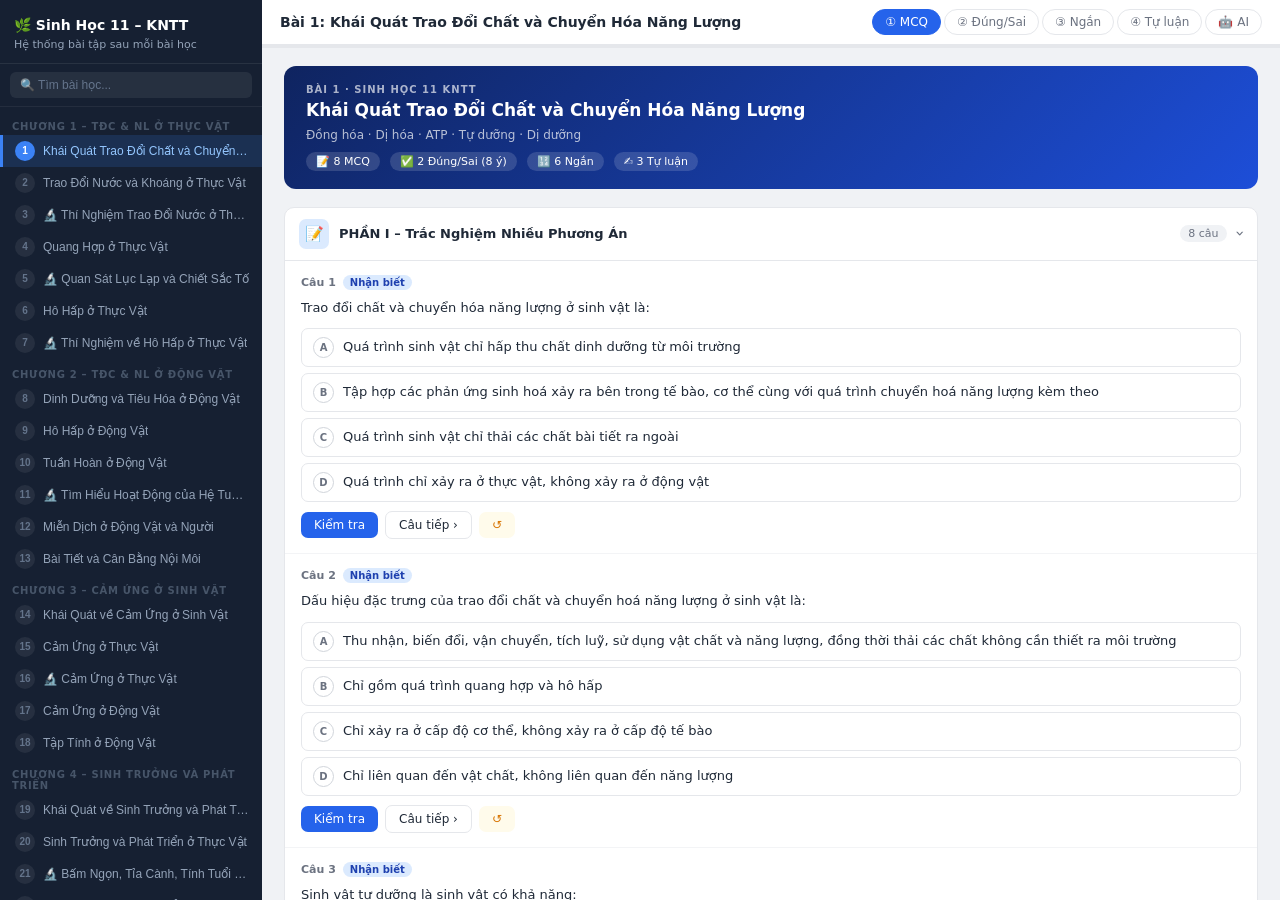
<file: sinhhoc11_ontap hoanchinh.html>
<!DOCTYPE html>
<html lang="vi">
<head>
<meta charset="UTF-8">
<meta name="viewport" content="width=device-width,initial-scale=1">
<title>Hệ Thống Bài Tập Sinh Học 11 – KNTT</title>
<style>
*{box-sizing:border-box;margin:0;padding:0}
:root{
  --bg:#f0f2f5;--sidebar:#162032;--card:#fff;--border:#e5e7eb;--text:#1f2937;--muted:#6b7280;
  --blue:#2563eb;--green:#059669;--orange:#d97706;--red:#dc2626;--purple:#7c3aed;
  --blue-bg:#eff6ff;--green-bg:#f0fdf4;--orange-bg:#fffbeb;--red-bg:#fef2f2;
}
body{font-family:system-ui,-apple-system,'Segoe UI',sans-serif;background:var(--bg);color:var(--text);display:flex;height:100vh;overflow:hidden;font-size:14px}
#sb{width:262px;min-width:262px;background:var(--sidebar);display:flex;flex-direction:column;overflow:hidden}
#sb-head{padding:16px 14px 12px;border-bottom:1px solid rgba(255,255,255,.08)}
#sb-head h1{color:#fff;font-size:14px;font-weight:700;line-height:1.4}
#sb-head p{color:#94a3b8;font-size:11px;margin-top:2px}
#sb-search{padding:8px 10px;border-bottom:1px solid rgba(255,255,255,.06)}
#sb-search input{width:100%;background:rgba(255,255,255,.07);border:none;border-radius:6px;padding:6px 10px;color:#e2e8f0;font-size:12px;outline:none}
#sb-search input::placeholder{color:#64748b}
#sb-nav{flex:1;overflow-y:auto;padding:4px 0}
#sb-nav::-webkit-scrollbar{width:3px}
#sb-nav::-webkit-scrollbar-thumb{background:rgba(255,255,255,.1);border-radius:2px}
.sb-group{color:#475569;font-size:10px;font-weight:700;letter-spacing:.07em;text-transform:uppercase;padding:10px 12px 3px}
.sb-item{display:flex;align-items:center;gap:8px;width:100%;padding:6px 12px;background:none;border:none;color:#94a3b8;font-size:12px;cursor:pointer;text-align:left;border-left:3px solid transparent;transition:.12s}
.sb-item:hover{background:rgba(255,255,255,.07);color:#e2e8f0}
.sb-item.active{background:rgba(59,130,246,.16);color:#93c5fd;border-left-color:#3b82f6}
.sb-num{width:20px;height:20px;border-radius:50%;background:rgba(255,255,255,.07);font-size:10px;font-weight:700;display:flex;align-items:center;justify-content:center;flex-shrink:0;color:#64748b}
.sb-item.active .sb-num{background:#3b82f6;color:#fff}
#main{flex:1;display:flex;flex-direction:column;overflow:hidden}
#topbar{background:var(--card);border-bottom:1px solid var(--border);padding:9px 18px;display:flex;align-items:center;gap:10px;flex-shrink:0}
#topbar-title{font-size:14px;font-weight:600;flex:1;min-width:0;overflow:hidden;text-overflow:ellipsis;white-space:nowrap}
#tabs{display:flex;gap:3px;flex-shrink:0}
.tab{padding:5px 12px;border-radius:18px;border:1.5px solid var(--border);background:none;cursor:pointer;font-size:12px;color:var(--muted);font-family:inherit;transition:.12s;white-space:nowrap}
.tab:hover{background:var(--bg)}
.tab.on{background:var(--blue);color:#fff;border-color:var(--blue)}
#pb-wrap{height:3px;background:#e5e7eb;flex-shrink:0}
#pb{height:100%;background:var(--blue);transition:.3s;width:0}
#content{flex:1;overflow-y:auto;padding:18px 22px}
#content::-webkit-scrollbar{width:5px}
#content::-webkit-scrollbar-thumb{background:#d1d5db;border-radius:3px}
.hero{background:linear-gradient(135deg,#0f2460,#1d4ed8);color:#fff;border-radius:12px;padding:18px 22px;margin-bottom:18px}
.hero-bai{font-size:10px;font-weight:700;letter-spacing:.1em;text-transform:uppercase;opacity:.65;margin-bottom:4px}
.hero h2{font-size:17px;font-weight:700;line-height:1.35;margin-bottom:6px}
.hero-sub{font-size:12px;opacity:.7}
.hero-stats{display:flex;gap:10px;margin-top:10px;flex-wrap:wrap}
.hero-stat{background:rgba(255,255,255,.14);padding:3px 10px;border-radius:18px;font-size:11px;font-weight:500}
.sec{background:var(--card);border:1px solid var(--border);border-radius:10px;margin-bottom:12px;overflow:hidden}
.sec-head{padding:11px 14px;display:flex;align-items:center;gap:10px;cursor:pointer;user-select:none}
.sec-head:hover{background:#f9fafb}
.sec-icon{width:30px;height:30px;border-radius:7px;display:flex;align-items:center;justify-content:center;font-size:15px;flex-shrink:0}
.sec-title{font-size:13px;font-weight:600;flex:1}
.sec-badge{font-size:11px;color:var(--muted);background:var(--bg);padding:2px 8px;border-radius:9px}
.sec-arrow{color:var(--muted);transition:.2s;font-size:16px}
.sec.open .sec-arrow{transform:rotate(90deg)}
.sec-body{display:none;border-top:1px solid var(--border)}
.sec.open .sec-body{display:block}
.q-block{padding:14px 16px;border-bottom:1px solid #f3f4f6}
.q-block:last-child{border-bottom:none}
.q-meta{display:flex;align-items:center;gap:7px;margin-bottom:7px}
.q-num-badge{font-size:11px;font-weight:700;color:var(--muted)}
.lv{font-size:10px;font-weight:600;padding:2px 7px;border-radius:9px}
.NB{background:#dbeafe;color:#1e40af}.TH{background:#dcfce7;color:#14532d}
.VD{background:#ffedd5;color:#9a3412}.VDC{background:#ede9fe;color:#5b21b6}
.q-text{font-size:13px;font-weight:500;line-height:1.65;margin-bottom:10px;white-space:pre-wrap}
.opts{display:flex;flex-direction:column;gap:6px}
.opt{display:flex;align-items:flex-start;gap:9px;padding:8px 11px;border-radius:7px;border:1.5px solid var(--border);cursor:pointer;transition:.12s;font-size:13px;line-height:1.5}
.opt:hover{border-color:#93c5fd;background:var(--blue-bg)}
.opt.sel{border-color:var(--blue);background:var(--blue-bg)}
.opt.correct{border-color:var(--green);background:var(--green-bg)}
.opt.wrong{border-color:var(--red);background:var(--red-bg)}
.ol{width:21px;height:21px;min-width:21px;border-radius:50%;border:1.5px solid #d1d5db;display:flex;align-items:center;justify-content:center;font-size:10px;font-weight:700;color:var(--muted);flex-shrink:0}
.opt.sel .ol{background:var(--blue);border-color:var(--blue);color:#fff}
.opt.correct .ol{background:var(--green);border-color:var(--green);color:#fff}
.opt.wrong .ol{background:var(--red);border-color:var(--red);color:#fff}
.expl{margin-top:9px;padding:9px 11px;background:var(--green-bg);border-left:3px solid var(--green);border-radius:0 6px 6px 0;font-size:12px;color:#14532d;display:none}
.expl.show{display:block}
.q-acts{display:flex;gap:7px;margin-top:9px;align-items:center;flex-wrap:wrap}
.btn{padding:6px 13px;border-radius:7px;border:none;cursor:pointer;font-family:inherit;font-size:12px;font-weight:500;transition:.12s}
.b-check{background:var(--blue);color:#fff}.b-check:hover{background:#1d4ed8}
.b-next{background:var(--card);border:1.5px solid var(--border)!important;border:none;color:var(--text)}.b-next:hover{background:var(--bg)}
.b-reset{background:var(--orange-bg);color:var(--orange)}
.res{font-size:12px;font-weight:500}.res.ok{color:var(--green)}.res.no{color:var(--red)}
/* Passage box for DS */
.ds-passage{background:#f8faff;border:1px solid #bfdbfe;border-left:4px solid var(--blue);border-radius:0 8px 8px 0;padding:12px 14px;margin-bottom:12px;font-size:13px;color:#1e3a8a;line-height:1.7;font-style:italic}
.ds-passage-label{font-size:10px;font-weight:700;color:var(--blue);text-transform:uppercase;letter-spacing:.08em;margin-bottom:5px;font-style:normal}
.ds-block{padding:14px 16px;border-bottom:1px solid #f3f4f6}
.ds-block:last-child{border-bottom:none}
.ds-q{font-size:13px;font-weight:600;margin-bottom:10px;line-height:1.6;color:var(--text)}
.ds-items{display:flex;flex-direction:column;gap:7px}
.ds-item{border:1.5px solid var(--border);border-radius:7px;overflow:hidden}
.ds-item-h{display:flex;align-items:flex-start;gap:9px;padding:9px 11px}
.ds-lt{font-size:11px;font-weight:700;color:var(--blue);width:16px;flex-shrink:0;padding-top:1px}
.ds-stmt{font-size:12px;line-height:1.6;flex:1}
.ds-btns{display:flex;gap:6px;padding:0 11px 9px 36px}
.ds-btn{padding:4px 13px;border-radius:18px;border:1.5px solid var(--border);background:none;cursor:pointer;font-size:11px;font-weight:600;font-family:inherit;transition:.12s}
.ds-btn:hover{border-color:#93c5fd}
.ds-btn.sd{background:var(--green-bg);border-color:var(--green);color:var(--green)}
.ds-btn.ss{background:var(--red-bg);border-color:var(--red);color:var(--red)}
.ds-item.correct{border-color:var(--green)}.ds-item.wrong{border-color:var(--red)}
.ds-ex{padding:0 11px 9px 36px;font-size:11px;color:var(--muted);display:none;line-height:1.55}
.ds-ex.show{display:block}
.ds-acts{padding:9px 14px;display:flex;gap:7px;align-items:center;border-top:1px solid #f3f4f6}
.ds-sc{font-size:12px;color:var(--muted)}
.sh-block{padding:14px 16px;border-bottom:1px solid #f3f4f6}
.sh-block:last-child{border-bottom:none}
.sh-q{font-size:13px;font-weight:500;margin-bottom:9px;line-height:1.65;white-space:pre-wrap}
.sh-row{display:flex;gap:7px;align-items:center;flex-wrap:wrap}
.sh-inp{flex:1;max-width:160px;padding:7px 11px;border:1.5px solid var(--border);border-radius:7px;font-size:14px;font-weight:700;text-align:center;font-family:inherit;outline:none;transition:.12s}
.sh-inp:focus{border-color:var(--blue)}
.sh-inp.correct{border-color:var(--green);background:var(--green-bg);color:var(--green)}
.sh-inp.wrong{border-color:var(--red);background:var(--red-bg);color:var(--red)}
.sh-expl{margin-top:9px;padding:8px 11px;background:var(--green-bg);border-left:3px solid var(--green);border-radius:0 6px 6px 0;font-size:12px;color:#14532d;display:none}
.sh-expl.show{display:block}
.sh-rev{padding:8px 11px;background:var(--orange-bg);border-left:3px solid var(--orange);border-radius:0 6px 6px 0;font-size:12px;color:#92400e;display:none;margin-top:5px}
.sh-rev.show{display:block}
.es-block{padding:14px 16px;border-bottom:1px solid #f3f4f6}
.es-block:last-child{border-bottom:none}
.es-q{font-size:13px;font-weight:500;margin-bottom:10px;line-height:1.65}
.es-area{width:100%;min-height:90px;padding:9px 11px;border:1.5px solid var(--border);border-radius:7px;font-family:inherit;font-size:13px;resize:vertical;outline:none;transition:.12s;line-height:1.6}
.es-area:focus{border-color:var(--blue)}
.guide{margin-top:9px;background:var(--blue-bg);border:1px solid #bfdbfe;border-radius:8px;padding:11px 13px;display:none}
.guide.show{display:block}
.guide h4{font-size:11px;font-weight:700;color:var(--blue);text-transform:uppercase;letter-spacing:.06em;margin-bottom:7px}
.gi{display:flex;gap:7px;font-size:12px;color:#1e3a8a;margin-bottom:5px;line-height:1.6}
.gi:last-child{margin-bottom:0}
.gi::before{content:"✓";color:var(--green);font-weight:700;flex-shrink:0;margin-top:1px}
#chat-wrap{display:flex;flex-direction:column;height:100%;padding:0}
#chat-msgs{flex:1;overflow-y:auto;padding:14px 22px;display:flex;flex-direction:column;gap:11px}
#chat-msgs::-webkit-scrollbar{width:3px}
#chat-msgs::-webkit-scrollbar-thumb{background:#d1d5db;border-radius:2px}
.msg{max-width:80%;line-height:1.65;font-size:13px}
.msg-u{align-self:flex-end;background:var(--blue);color:#fff;padding:8px 12px;border-radius:15px 15px 4px 15px}
.msg-a{align-self:flex-start;background:#f1f5f9;color:#1e293b;padding:8px 12px;border-radius:4px 15px 15px 15px;border:1px solid #e2e8f0}
.msg-a.loading{color:var(--muted);font-style:italic}
.msg-a strong{color:#1e3a8a}
.msg-a ul,.msg-a ol{padding-left:15px;margin:3px 0}
.msg-a li{margin:2px 0}
#chip-row{padding:0 22px 9px;display:flex;flex-wrap:wrap;gap:6px}
.chip{padding:5px 10px;border-radius:18px;border:1.5px solid var(--border);background:var(--card);color:var(--text);font-size:11px;cursor:pointer;transition:.12s;font-family:inherit}
.chip:hover{border-color:var(--blue);color:var(--blue);background:var(--blue-bg)}
#ci-row{padding:9px 22px 14px;display:flex;gap:7px;border-top:1px solid var(--border);background:var(--card)}
#ci{flex:1;padding:8px 13px;border:1.5px solid var(--border);border-radius:20px;font-family:inherit;font-size:13px;outline:none;resize:none;height:40px;transition:.12s}
#ci:focus{border-color:var(--blue)}
#cs{padding:8px 15px;background:var(--blue);color:#fff;border:none;border-radius:20px;font-family:inherit;font-size:12px;font-weight:600;cursor:pointer;white-space:nowrap}
#cs:disabled{background:#9ca3af;cursor:not-allowed}
@media(max-width:600px){#sb{display:none}#content{padding:12px 14px}}
</style>
</head>
<body>
<nav id="sb">
  <div id="sb-head">
    <h1>🌿 Sinh Học 11 – KNTT</h1>
    <p>Hệ thống bài tập sau mỗi bài học</p>
  </div>
  <div id="sb-search"><input id="si" placeholder="🔍 Tìm bài học..." oninput="filterSb(this.value)"></div>
  <div id="sb-nav"></div>
</nav>
<div id="main">
  <div id="topbar">
    <div id="topbar-title">Chọn bài học từ danh sách</div>
    <div id="tabs">
      <button class="tab on" onclick="switchTab('mcq',this)">① MCQ</button>
      <button class="tab" onclick="switchTab('ds',this)">② Đúng/Sai</button>
      <button class="tab" onclick="switchTab('short',this)">③ Ngắn</button>
      <button class="tab" onclick="switchTab('essay',this)">④ Tự luận</button>
      <button class="tab" onclick="switchTab('chat',this)">🤖 AI</button>
    </div>
  </div>
  <div id="pb-wrap"><div id="pb"></div></div>
  <div id="content">
    <div id="tab-mcq"></div>
    <div id="tab-ds" style="display:none"></div>
    <div id="tab-short" style="display:none"></div>
    <div id="tab-essay" style="display:none"></div>
    <div id="tab-chat" style="display:none">
      <div id="chat-wrap">
        <div id="chat-msgs">
          <div class="msg msg-a">Xin chào! Tôi là trợ lý <strong>Sinh học 11 KNTT</strong>. Bạn hãy hỏi tôi về <strong>trao đổi chất, quang hợp, hô hấp, tuần hoàn, miễn dịch, cảm ứng, sinh trưởng, sinh sản</strong> và tất cả nội dung trong chương trình. Tôi sẽ giải thích rõ ràng và có ví dụ thực tế! 🌱</div>
        </div>
        <div id="chip-row"></div>
        <div id="ci-row">
          <textarea id="ci" placeholder="Nhập câu hỏi Sinh học 11..." onkeydown="chatKey(event)"></textarea>
          <button id="cs" onclick="sendChat()">Gửi ↗</button>
        </div>
      </div>
    </div>
  </div>
</div>
<script>
const LESSONS=[{"id":1,"title":"Khái Quát Trao Đổi Chất và Chuyển Hóa Năng Lượng","subtitle":"Đồng hóa · Dị hóa · ATP · Tự dưỡng · Dị dưỡng","mcq":[{"num":1,"level":"NHẬN BIẾT","q":"Trao đổi chất và chuyển hóa năng lượng ở sinh vật là:","opts":["Quá trình sinh vật chỉ hấp thu chất dinh dưỡng từ môi trường","Tập hợp các phản ứng sinh hoá xảy ra bên trong tế bào, cơ thể cùng với quá trình chuyển hoá năng lượng kèm theo","Quá trình sinh vật chỉ thải các chất bài tiết ra ngoài","Quá trình chỉ xảy ra ở thực vật, không xảy ra ở động vật"],"ans":1,"explain":""},{"num":2,"level":"NHẬN BIẾT","q":"Dấu hiệu đặc trưng của trao đổi chất và chuyển hoá năng lượng ở sinh vật là:","opts":["Thu nhận, biến đổi, vận chuyển, tích luỹ, sử dụng vật chất và năng lượng, đồng thời thải các chất không cần thiết ra môi trường","Chỉ gồm quá trình quang hợp và hô hấp","Chỉ xảy ra ở cấp độ cơ thể, không xảy ra ở cấp độ tế bào","Chỉ liên quan đến vật chất, không liên quan đến năng lượng"],"ans":0,"explain":""},{"num":3,"level":"NHẬN BIẾT","q":"Sinh vật tự dưỡng là sinh vật có khả năng:","opts":["Tổng hợp chất hữu cơ từ chất vô cơ nhờ năng lượng ánh sáng hoặc năng lượng hoá học","Chỉ sử dụng chất hữu cơ có sẵn từ sinh vật khác","Không cần trao đổi chất với môi trường","Chỉ tồn tại ở môi trường không có ánh sáng"],"ans":0,"explain":""},{"num":4,"level":"THÔNG HIỂU","q":"Vì sao ATP được gọi là \"đồng tiền năng lượng\" của tế bào?","opts":["Vì ATP là chất duy nhất tế bào có thể tổng hợp được","Vì ATP được tổng hợp và sử dụng liên tục, cung cấp năng lượng trực tiếp cho hầu hết các hoạt động sống của tế bào","Vì ATP chỉ được tạo ra trong quá trình quang hợp","Vì ATP có cấu trúc hoá học giống tiền tệ"],"ans":1,"explain":""},{"num":5,"level":"THÔNG HIỂU","q":"Mối quan hệ giữa trao đổi chất và chuyển hoá năng lượng được thể hiện như thế nào?","opts":["Hai quá trình hoàn toàn độc lập, không liên quan đến nhau","Trao đổi chất chỉ là sự vận chuyển, chuyển hoá năng lượng chỉ là sự tổng hợp","Trao đổi chất là cơ sở để chuyển hoá năng lượng xảy ra; mọi phản ứng trao đổi chất đều kèm theo sự biến đổi năng lượng","Chuyển hoá năng lượng xảy ra trước, hoàn toàn không liên quan đến trao đổi chất"],"ans":2,"explain":""},{"num":6,"level":"THÔNG HIỂU","q":"Quang hợp ở thực vật là một ví dụ của phương thức chuyển hoá năng lượng nào?","opts":["Hoá dị dưỡng","Quang tự dưỡng","Hoá tự dưỡng","Quang dị dưỡng"],"ans":1,"explain":""},{"num":7,"level":"VẬN DỤNG","q":"Một học sinh đo lượng khí CO₂ thải ra của một con chuột thí nghiệm trong 1 giờ để gián tiếp xác định cường độ trao đổi chất của nó. Đây là phương pháp nghiên cứu trao đổi chất dựa trên:","opts":["Đo nhiệt lượng toả ra","Đo khí trao đổi qua hô hấp","Đo khối lượng cơ thể","Đo lượng thức ăn tiêu thụ"],"ans":1,"explain":""},{"num":8,"level":"VẬN DỤNG CAO","q":"Cây trồng trong nhà kính được cung cấp ánh sáng, CO₂ và nước đầy đủ nhưng năng suất vẫn thấp hơn dự kiến. Điều này có thể được giải thích là do trao đổi chất và chuyển hoá năng lượng của cây còn phụ thuộc vào yếu tố nào khác?","opts":["Chỉ phụ thuộc vào ánh sáng","Nhiệt độ, các nguyên tố khoáng và hoạt động của enzyme — các yếu tố này cũng ảnh hưởng đến tốc độ các phản ứng chuyển hoá trong cây","Không phụ thuộc vào yếu tố nào khác ngoài ánh sáng, CO₂, nước","Chỉ phụ thuộc vào lượng nước được cung cấp"],"ans":1,"explain":""}],"dungsai":[{"q":"Đọc đoạn thông tin sau và xét các phát biểu:","passage":"Cường độ trao đổi chất (lượng O₂ tiêu thụ/giờ tính trên một đơn vị khối lượng cơ thể) ở động vật có liên quan đến khối lượng cơ thể: động vật có khối lượng cơ thể nhỏ (như chuột) thường có cường độ trao đổi chất tính trên một đơn vị khối lượng cao hơn động vật có khối lượng cơ thể lớn (như voi), mặc dù tổng lượng O₂ tiêu thụ của voi (tính cho toàn bộ cơ thể) lớn hơn nhiều so với chuột.","items":[{"letter":"a","stmt":"Cường độ trao đổi chất được đề cập trong đoạn thông tin trên là một chỉ số phản ánh chuyển hoá năng lượng ở sinh vật.","verdict":"ĐÚNG","expl":"Lượng O₂ tiêu thụ qua hô hấp tế bào phản ánh tốc độ giải phóng năng lượng từ chất hữu cơ."},{"letter":"b","stmt":"Theo đoạn thông tin, động vật có khối lượng cơ thể nhỏ có cường độ trao đổi chất tính trên một đơn vị khối lượng thấp hơn động vật có khối lượng cơ thể lớn.","verdict":"SAI","expl":"Ngược lại: động vật nhỏ có cường độ trao đổi chất trên một đơn vị khối lượng CAO hơn động vật lớn."},{"letter":"c","stmt":"Việc tổng lượng O₂ voi tiêu thụ lớn hơn chuột cho thấy chuyển hoá năng lượng ở mỗi cá thể còn phụ thuộc vào tổng khối lượng cơ thể, không chỉ vào cường độ trao đổi chất tính trên một đơn vị khối lượng.","verdict":"ĐÚNG","expl":"Tổng năng lượng tiêu thụ = cường độ trên một đơn vị khối lượng × tổng khối lượng cơ thể."},{"letter":"d","stmt":"Vì động vật nhỏ có cường độ trao đổi chất trên một đơn vị khối lượng cao hơn, nên động vật nhỏ thường cần ăn một lượng thức ăn tương đối lớn hơn so với khối lượng cơ thể (so với động vật lớn) để duy trì năng lượng.","verdict":"ĐÚNG","expl":"Ví dụ chuột phải ăn một lượng thức ăn tương đối lớn so với khối lượng cơ thể để bù đắp tốc độ trao đổi chất cao."}]},{"q":"Đọc đoạn thông tin sau và xét các phát biểu:","passage":"Dựa vào nguồn carbon và nguồn năng lượng sử dụng để tổng hợp chất hữu cơ, sinh vật được chia thành các nhóm: sinh vật quang tự dưỡng (sử dụng CO₂ và năng lượng ánh sáng, ví dụ: thực vật, vi khuẩn lam); sinh vật hoá tự dưỡng (sử dụng CO₂ và năng lượng từ phản ứng oxi hoá các chất vô cơ, ví dụ: một số vi khuẩn ở suối nước nóng, đáy biển sâu); và sinh vật dị dưỡng (sử dụng chất hữu cơ có sẵn làm nguồn carbon và năng lượng, ví dụ: động vật, nấm, hầu hết vi khuẩn).","items":[{"letter":"a","stmt":"Thực vật là sinh vật quang tự dưỡng.","verdict":"ĐÚNG","expl":"Thực vật dùng năng lượng ánh sáng và CO₂ để tổng hợp chất hữu cơ."},{"letter":"b","stmt":"Vi khuẩn hoá tự dưỡng sống ở đáy biển sâu sử dụng năng lượng ánh sáng mặt trời để tổng hợp chất hữu cơ.","verdict":"SAI","expl":"Chúng sử dụng năng lượng từ phản ứng oxi hoá các chất vô cơ, không phải năng lượng ánh sáng — vì đáy biển sâu không có ánh sáng."},{"letter":"c","stmt":"Nấm là sinh vật dị dưỡng vì chúng phân giải chất hữu cơ có sẵn trong môi trường để lấy carbon và năng lượng.","verdict":"ĐÚNG","expl":"Nấm không tự tổng hợp chất hữu cơ từ chất vô cơ, phải hấp thu chất hữu cơ từ môi trường."},{"letter":"d","stmt":"Một hệ sinh thái dưới đáy biển sâu, không có ánh sáng, vẫn có thể duy trì các sinh vật sản xuất nhờ vi khuẩn hoá tự dưỡng, làm nguồn thức ăn ban đầu cho các sinh vật dị dưỡng khác trong hệ sinh thái đó.","verdict":"ĐÚNG","expl":"Vi khuẩn hoá tự dưỡng đóng vai trò sinh vật sản xuất, thay cho vai trò của thực vật/quang tự dưỡng ở những nơi không có ánh sáng."}]}],"short":[{"q":"Cho các phát biểu sau:\n(1) Trao đổi chất và chuyển hoá năng lượng là hai quá trình luôn đi kèm với nhau ở sinh vật.\n(2) Tổng hợp chất (đồng hoá) là quá trình giải phóng năng lượng.\n(3) Phân giải chất hữu cơ phức tạp thành chất đơn giản (dị hoá) thường giải phóng năng lượng.\n(4) Sinh vật tự dưỡng có thể tổng hợp chất hữu cơ từ chất vô cơ.\n(5) ATP chỉ được sử dụng trong quá trình quang hợp.\nCó bao nhiêu phát biểu đúng?","ans":"3","expl":"(1), (3), (4) đúng; (2) sai vì đồng hoá là quá trình TIÊU TỐN năng lượng để tổng hợp chất; (5) sai vì ATP được sử dụng cho hầu hết các hoạt động sống, không riêng quang hợp."},{"q":"Một phân tử glucose qua hô hấp tế bào tạo ra khoảng 30 ATP. Một tế bào cơ cần 150 ATP để thực hiện một lần co cơ. Cần phân giải hoàn toàn bao nhiêu phân tử glucose để cung cấp đủ năng lượng cho lần co cơ này?","ans":"5","expl":"150 ÷ 30 = 5 (phân tử glucose)."},{"q":"Khi ATP thuỷ phân thành ADP và gốc phosphate (Pi), năng lượng giải phóng khoảng 30,6 kJ/mol. Một phản ứng trong tế bào cần 91,8 kJ năng lượng để xảy ra. Cần thuỷ phân bao nhiêu phân tử ATP (theo đơn vị mol) để cung cấp đủ năng lượng cho phản ứng này?","ans":"3","expl":"91,8 ÷ 30,6 = 3 (mol ATP)."},{"q":"Cho các phát biểu sau:\n(1) Quang tự dưỡng sử dụng năng lượng ánh sáng để tổng hợp chất hữu cơ từ CO₂ và nước.\n(2) Hoá tự dưỡng sử dụng năng lượng ánh sáng mặt trời để tổng hợp chất hữu cơ.\n(3) Sinh vật dị dưỡng lấy carbon và năng lượng từ chất hữu cơ có sẵn trong môi trường.\n(4) Nấm và động vật đều là sinh vật dị dưỡng.\n(5) Mọi sinh vật tự dưỡng đều là thực vật.\nCó bao nhiêu phát biểu đúng?","ans":"3","expl":"(1), (3), (4) đúng; (2) sai vì hoá tự dưỡng dùng năng lượng từ phản ứng oxi hoá chất vô cơ, không phải ánh sáng; (5) sai vì vi khuẩn lam và một số vi khuẩn khác cũng là sinh vật tự dưỡng."},{"q":"Một con chuột có khối lượng cơ thể 30 g, tiêu thụ 6 mL O₂ trong 1 giờ. Cường độ trao đổi chất tính trên một đơn vị khối lượng của chuột là bao nhiêu mL O₂/g/giờ (tính theo ×10, ghi giá trị)?","ans":"2","expl":"6 ÷ 30 = 0,2 (mL O₂/g/giờ) = 2 × 10⁻¹, ghi theo ×10 là 2."},{"q":"Một loài động vật có cường độ trao đổi chất là 2 mL O₂/g/giờ. Một cá thể của loài này có khối lượng 50 g. Trong 4 giờ, tổng lượng O₂ mà cá thể này tiêu thụ là bao nhiêu mL?","ans":"40","expl":"2 × 50 × 4 = 400 (mL O₂)."}],"essay":[{"q":"Trình bày các dấu hiệu đặc trưng của trao đổi chất và chuyển hoá năng lượng ở sinh vật. Cho ví dụ minh hoạ ở cấp độ tế bào và cấp độ cơ thể.","guide":["Thu nhận các chất từ môi trường: ví dụ tế bào hấp thu glucose, O₂ qua màng; cơ thể hấp thu thức ăn, nước, O₂ qua hệ tiêu hoá, hô hấp.","Vận chuyển các chất trong tế bào/cơ thể: ví dụ vận chuyển các chất qua màng tế bào; vận chuyển các chất qua hệ tuần hoàn ở cơ thể đa bào.","Biến đổi các chất: đồng hoá (tổng hợp chất phức tạp từ chất đơn giản, tiêu tốn năng lượng) và dị hoá (phân giải chất phức tạp, giải phóng năng lượng).","Thải các chất không cần thiết ra môi trường: ví dụ CO₂, chất thải qua hệ bài tiết.","Chuyển hoá năng lượng luôn đi kèm trao đổi chất, với ATP là dạng năng lượng trung gian phổ biến nhất trong tế bào."]},{"q":"Giải thích vì sao trao đổi chất và chuyển hoá năng lượng được xem là đặc trưng cơ bản của sự sống, là cơ sở cho các hoạt động sống khác như sinh trưởng, sinh sản, cảm ứng. Nếu một cơ thể ngừng trao đổi chất thì điều gì sẽ xảy ra?","guide":["Trao đổi chất và chuyển hoá năng lượng cung cấp vật chất (nguyên liệu xây dựng cơ thể) và năng lượng (ATP) cho mọi hoạt động sống.","Sinh trưởng, sinh sản cần nguyên liệu và năng lượng từ trao đổi chất để tổng hợp các đại phân tử (DNA, protein, lipid...).","Cảm ứng (đáp ứng với kích thích) cũng cần năng lượng ATP để vận chuyển ion qua màng, co cơ, dẫn truyền xung thần kinh.","Nếu ngừng trao đổi chất: tế bào không còn được cung cấp vật chất và năng lượng → các hoạt động sống ngừng lại → cơ thể chết.","Liên hệ: trao đổi chất và chuyển hoá năng lượng là dấu hiệu cơ bản để phân biệt vật sống với vật không sống."]},{"q":"Một nhà nông áp dụng kĩ thuật tưới nhỏ giọt kết hợp bón phân qua hệ thống tưới (tưới nhỏ giọt + dinh dưỡng) cho vườn cây ăn quả. Hãy giải thích cơ sở khoa học của kĩ thuật này dựa trên khái niệm trao đổi chất ở thực vật, và phân tích lợi ích so với tưới tràn truyền thống.","guide":["Trao đổi chất ở thực vật cần nước và các nguyên tố khoáng được hấp thu liên tục qua hệ rễ để tham gia các phản ứng chuyển hoá.","Tưới nhỏ giọt cung cấp nước và dinh dưỡng từ từ, đều đặn, đúng vùng rễ hoạt động → duy trì điều kiện ổn định cho quá trình hấp thu và trao đổi chất của cây.","Tránh tình trạng dư thừa hoặc thiếu hụt nước/khoáng đột ngột — vốn có thể làm thay đổi áp suất thẩm thấu và gây mất cân bằng trao đổi chất ở tế bào rễ.","Lợi ích so với tưới tràn: tiết kiệm nước, giảm thất thoát phân bón do rửa trôi/thấm sâu, hạn chế cỏ dại và một số bệnh do úng nước ở vùng rễ.","Liên hệ với nông nghiệp công nghệ cao và phát triển bền vững: tối ưu hiệu quả sử dụng tài nguyên dựa trên hiểu biết về trao đổi chất của cây trồng."]}]},{"id":2,"title":"Trao Đổi Nước và Khoáng ở Thực Vật","subtitle":"Hấp thu nước · Vận chuyển · Thoát hơi nước · Khoáng đa lượng vi lượng","mcq":[{"num":1,"level":"NHẬN BIẾT","q":"Nước được hấp thụ vào rễ chủ yếu qua bộ phận nào?","opts":["Miền sinh trưởng của rễ","Tế bào lông hút ở miền hút của rễ","Miền chóp rễ","Vỏ của rễ già"],"ans":1,"explain":""},{"num":2,"level":"NHẬN BIẾT","q":"Nước và ion khoáng đi từ đất vào mạch gỗ của rễ theo những con đường nào?","opts":["Con đường gian bào và con đường tế bào chất (qua sợi liên bào)","Chỉ có con đường gian bào","Chỉ có con đường qua mạch rây","Con đường qua khí khổng"],"ans":0,"explain":""},{"num":3,"level":"NHẬN BIẾT","q":"Động lực nào sau đây KHÔNG phải là động lực của dòng mạch gỗ?","opts":["Áp suất rễ","Lực hút do thoát hơi nước ở lá","Lực liên kết giữa các phân tử nước với nhau và với thành mạch gỗ","Sự co bóp của tim"],"ans":3,"explain":""},{"num":4,"level":"THÔNG HIỂU","q":"Thoát hơi nước qua khí khổng có vai trò gì đối với cây?","opts":["Chỉ gây lãng phí nước cho cây, không có lợi ích nào","Tạo lực hút nước từ rễ lên lá (động lực chính của dòng mạch gỗ), giúp hạ nhiệt độ lá và là \"cửa ngõ\" để CO₂ đi vào lá cho quang hợp","Không liên quan gì đến quá trình quang hợp","Chỉ xảy ra vào ban đêm khi khí khổng đóng"],"ans":1,"explain":""},{"num":5,"level":"THÔNG HIỂU","q":"Khi cây bị thiếu nguyên tố nitrogen (N), lá thường có biểu hiện như thế nào?","opts":["Lá có màu xanh đậm hơn bình thường","Lá (đặc biệt là lá già) chuyển vàng do N là thành phần cấu tạo của protein, diệp lục, acid nucleic — thiếu N làm giảm tổng hợp diệp lục","Cây phát triển nhanh và mạnh hơn bình thường","Rễ phát triển mạnh hơn nhiều so với lá và thân"],"ans":1,"explain":""},{"num":6,"level":"THÔNG HIỂU","q":"Nguyên tố khoáng đại lượng khác với nguyên tố khoáng vi lượng ở điểm nào?","opts":["Nguyên tố đại lượng được cây cần với hàm lượng lớn (ví dụ N, P, K, Ca, Mg, S); nguyên tố vi lượng cần với hàm lượng rất nhỏ (ví dụ Fe, Mn, Zn, Cu, Mo, B)","Nguyên tố vi lượng không có vai trò sinh lí nào","Nguyên tố đại lượng chỉ được hấp thụ ở rễ, vi lượng chỉ được hấp thụ ở lá","Không có sự khác biệt giữa hai nhóm này"],"ans":0,"explain":""},{"num":7,"level":"VẬN DỤNG","q":"Vào những ngày nắng nóng, độ ẩm không khí thấp, một số cây có hiện tượng lá héo tạm thời vào buổi trưa nhưng phục hồi vào chiều tối dù đất vẫn đủ ẩm. Hiện tượng này được giải thích là do:","opts":["Tốc độ thoát hơi nước qua lá lớn hơn tốc độ hấp thụ và vận chuyển nước từ rễ lên lá, gây thiếu nước tạm thời ở lá","Cây bị ngộ độc do nhiệt độ cao","Rễ cây ngừng hấp thụ nước hoàn toàn vào buổi trưa","Khí khổng đóng hoàn toàn suốt cả ngày nắng nóng"],"ans":0,"explain":""},{"num":8,"level":"VẬN DỤNG CAO","q":"Để tăng năng suất cây trồng trong điều kiện khô hạn, biện pháp nào sau đây phù hợp với hiểu biết về trao đổi nước và khoáng ở thực vật?","opts":["Tăng cường bón phân đạm đậm đặc vào giữa trưa nắng nóng","Sử dụng kĩ thuật tưới nhỏ giọt, che phủ giữ ẩm đất, chọn giống có khả năng điều chỉnh đóng/mở khí khổng hiệu quả để giảm thoát hơi nước không cần thiết","Loại bỏ hoàn toàn lá cây để giảm thoát hơi nước","Tưới một lượng nước rất lớn duy nhất vào buổi trưa nắng gắt nhất"],"ans":1,"explain":""}],"dungsai":[{"q":"Đọc đoạn thông tin sau và xét các phát biểu:","passage":"Khi cắt ngang thân một cây thân thảo gần mặt đất vào sáng sớm (độ ẩm không khí cao), người ta quan sát thấy dịch nhựa rỉ ra từ phần gốc còn lại (hiện tượng rỉ nhựa). Ở một số cây bụi thấp, vào sáng sớm có thể quan sát thấy các giọt nước nhỏ ứ ra ở mép lá (hiện tượng ứ giọt). Hai hiện tượng này được giải thích là do áp suất rễ đẩy nước từ rễ lên thân, lá.","items":[{"letter":"a","stmt":"Hiện tượng rỉ nhựa và ứ giọt là minh chứng cho sự tồn tại của áp suất rễ.","verdict":"ĐÚNG","expl":"Áp suất rễ tạo lực đẩy nước từ rễ lên, biểu hiện rõ qua hai hiện tượng này."},{"letter":"b","stmt":"Hai hiện tượng trên thường được quan sát rõ vào buổi trưa nắng gắt, khi thoát hơi nước diễn ra mạnh nhất.","verdict":"SAI","expl":"Ngược lại, hai hiện tượng được quan sát rõ vào sáng sớm khi thoát hơi nước yếu, áp suất rễ chiếm ưu thế và nước không bị \"kéo\" hết lên lá."},{"letter":"c","stmt":"Vào buổi trưa nắng nóng, lực hút do thoát hơi nước ở lá chiếm ưu thế hơn áp suất rễ trong việc tạo dòng nước đi lên, nên hiện tượng rỉ nhựa thường không quan sát rõ vào thời điểm này.","verdict":"ĐÚNG","expl":"Ban ngày, thoát hơi nước mạnh khiến nước được kéo lên nhanh qua dòng mạch gỗ, ít tích tụ áp lực đẩy ra ngoài vết cắt."},{"letter":"d","stmt":"Áp suất rễ là động lực duy nhất giúp nước được vận chuyển lên đến đỉnh của những cây gỗ cao hàng chục mét.","verdict":"SAI","expl":"Áp suất rễ chỉ tạo lực đẩy hạn chế ở phần gốc; ở cây cao, động lực chủ yếu là lực hút do thoát hơi nước kết hợp lực liên kết giữa các phân tử nước trong mạch gỗ."}]},{"q":"Đọc đoạn thông tin sau và xét các phát biểu:","passage":"Trong thí nghiệm trồng cây trong dung dịch dinh dưỡng, một nhóm học sinh chia làm 2 lô: lô đối chứng (dung dịch dinh dưỡng đầy đủ các nguyên tố khoáng) và lô thí nghiệm (dung dịch thiếu nguyên tố Magnesium - Mg). Sau 2 tuần, lô thí nghiệm có hiện tượng các lá già chuyển vàng ở phần giữa các gân lá (trong khi gân lá vẫn còn xanh), trong khi lô đối chứng phát triển bình thường.","items":[{"letter":"a","stmt":"Mg là một nguyên tố khoáng đại lượng, có vai trò là thành phần cấu tạo của phân tử diệp lục (chlorophyll).","verdict":"ĐÚNG","expl":"Mg nằm ở trung tâm vòng porphyrin của phân tử diệp lục."},{"letter":"b","stmt":"Hiện tượng vàng lá xảy ra ở lá già trước vì Mg là nguyên tố linh động (di động), có thể được vận chuyển từ lá già sang các bộ phận non hơn khi cây bị thiếu Mg.","verdict":"ĐÚNG","expl":"Cây \"ưu tiên\" chuyển Mg đến các mô non đang sinh trưởng, làm lá già bị thiếu Mg trước và biểu hiện triệu chứng sớm hơn."},{"letter":"c","stmt":"Lô đối chứng trong thí nghiệm này không cần thiết, vì chỉ cần quan sát lô thiếu Mg là đủ để kết luận về vai trò của Mg.","verdict":"SAI","expl":"Cần lô đối chứng để loại trừ các nguyên nhân khác và làm cơ sở so sánh, đảm bảo kết luận đáng tin cậy."},{"letter":"d","stmt":"Nếu bổ sung Mg trở lại vào dung dịch cho lô thí nghiệm, các lá già đã bị vàng có thể xanh trở lại hoàn toàn ngay sau đó.","verdict":"SAI","expl":"Các lá già đã tổn thương do thiếu diệp lục thường không phục hồi hoàn toàn; sự cải thiện rõ rệt hơn thể hiện ở các lá non hình thành sau khi bổ sung Mg."}]}],"short":[{"q":"Cho các phát biểu sau:\n(1) Nước được hấp thụ vào rễ chủ yếu qua tế bào lông hút.\n(2) Con đường gian bào cho phép nước di chuyển nhanh qua các khoảng gian bào và thành tế bào.\n(3) Con đường tế bào chất (qua sợi liên bào - plasmodesmata) giúp kiểm soát chọn lọc các chất đi vào.\n(4) Nước luôn được hấp thụ vào rễ ngược chiều gradient thế nước và cần tiêu tốn ATP.\n(5) Ion khoáng có thể được hấp thụ theo cơ chế thụ động (khuếch tán) hoặc chủ động (cần ATP, chất vận chuyển).\nCó bao nhiêu phát biểu đúng?","ans":"4","expl":"(1), (2), (3), (5) đúng; (4) sai vì nước được hấp thụ theo cơ chế thẩm thấu (thụ động), theo chiều gradient thế nước, không tiêu tốn ATP."},{"q":"Một cây có tốc độ thoát hơi nước trung bình là 15 mL/giờ qua lá. Trong 1 ngày (24 giờ), nếu tốc độ này không đổi, tổng lượng nước cây thoát ra là bao nhiêu mL (tính theo ×10, ghi giá trị)?","ans":"3","expl":"15 × 24 = 360 (mL) = 36 × 10."},{"q":"Áp suất thẩm thấu của dịch tế bào lông hút là 0,8 MPa, áp suất thẩm thấu của dung dịch đất là 0,3 MPa. Chênh lệch áp suất thẩm thấu giữa dịch tế bào lông hút và dung dịch đất là bao nhiêu MPa (tính theo phần mười, ghi giá trị)?","ans":"5","expl":"0,8 − 0,3 = 0,5 MPa = 5 × phần mười (0,1 MPa)."},{"q":"Cho các phát biểu sau:\n(1) Thoát hơi nước qua khí khổng chiếm tỉ lệ lớn hơn thoát hơi nước qua cutin ở lá trưởng thành.\n(2) Khí khổng đóng lại khi cây thiếu nước, giúp hạn chế thoát hơi nước.\n(3) Ánh sáng kích thích khí khổng đóng lại.\n(4) Thoát hơi nước tạo lực hút giúp dòng mạch gỗ vận chuyển nước và khoáng từ rễ lên lá.\n(5) Thoát hơi nước không liên quan đến việc điều hoà nhiệt độ của lá.\nCó bao nhiêu phát biểu đúng?","ans":"3","expl":"(1), (2), (4) đúng; (3) sai vì ánh sáng thường kích thích khí khổng MỞ; (5) sai vì thoát hơi nước (bay hơi) giúp hạ nhiệt độ lá."},{"q":"Một cây hấp thụ 200 mL nước/ngày qua rễ, trong đó 95% lượng nước được thoát ra qua lá, phần còn lại tham gia vào các quá trình trao đổi chất và cấu tạo cơ thể. Lượng nước được giữ lại trong cây (không thoát ra) là bao nhiêu mL?","ans":"1","expl":"200 × (1 − 0,95) = 200 × 0,05 = 10 (mL)."},{"q":"Một lô đất trồng cần bón 120 kg N/ha. Nếu sử dụng phân urea (chứa 46% N) để cung cấp lượng N này, khối lượng phân urea cần bón là bao nhiêu kg/ha (làm tròn đến số nguyên)?","ans":"21","expl":"120 ÷ 0,46 ≈ 260,9 ≈ 261 (kg/ha)."}],"essay":[{"q":"Trình bày các con đường hấp thụ nước, ion khoáng ở rễ và các động lực của dòng mạch gỗ. Giải thích vì sao cây có thể vận chuyển nước lên đến ngọn của những cây gỗ cao hàng chục mét.","guide":["Hai con đường hấp thụ ở rễ: con đường gian bào (qua khoảng gian bào và thành tế bào, nhanh nhưng không chọn lọc, bị chặn lại ở đai Caspari của nội bì) và con đường tế bào chất (qua sợi liên bào - plasmodesmata, chậm hơn nhưng có chọn lọc).","Ba động lực của dòng mạch gỗ: áp suất rễ (đẩy từ dưới lên, lực không lớn); lực hút do thoát hơi nước ở lá (động lực chủ yếu, kéo nước từ trên); lực liên kết giữa các phân tử nước với nhau và với thành mạch gỗ (do liên kết hydrogen, giúp dòng nước liên tục, không bị đứt đoạn).","Giải thích cây cao: lực hút do thoát hơi nước tạo một \"lực kéo\" liên tục từ lá; nhờ liên kết hydrogen giữa các phân tử nước, cột nước trong mạch gỗ không bị đứt mà được kéo lên theo \"chuỗi liên tục\" đến ngọn cây."]},{"q":"Một người trồng rau nhận thấy cây có hiện tượng héo vào buổi trưa dù đất vẫn đủ ẩm. Giải thích nguyên nhân và đề xuất biện pháp khắc phục dựa trên kiến thức về cân bằng nước ở thực vật.","guide":["Nguyên nhân: mất cân bằng nước tạm thời — tốc độ thoát hơi nước (do nhiệt độ cao, ánh sáng mạnh, gió) lớn hơn tốc độ hấp thụ và vận chuyển nước từ rễ lên lá.","Đây là hiện tượng héo tạm thời, không phải do thiếu nước trong đất.","Biện pháp: che giảm ánh sáng/nhiệt độ vào buổi trưa, tăng độ ẩm không khí xung quanh (phun sương), chăm sóc để hệ rễ phát triển tốt nhằm tăng khả năng hấp thụ và vận chuyển nước.","Cây thường tự phục hồi vào chiều/tối khi nhiệt độ giảm và thoát hơi nước giảm."]},{"q":"Dựa trên kiến thức về dinh dưỡng khoáng ở thực vật, hãy giải thích vì sao việc bón phân cần \"đúng loại, đúng lúc, đúng cách, đúng liều lượng\" và phân tích hậu quả của việc bón phân đạm (nitrogen) quá mức cho cây trồng.","guide":["Đúng loại: mỗi nguyên tố khoáng có vai trò riêng (N - sinh trưởng, thành phần protein/diệp lục; P - năng lượng/ATP, acid nucleic; K - điều hoà nước, đóng mở khí khổng...) → cần xác định cây thiếu nguyên tố nào để bón đúng.","Đúng lúc: nhu cầu dinh dưỡng thay đổi theo giai đoạn sinh trưởng (giai đoạn sinh trưởng thân lá cần nhiều N; giai đoạn ra hoa, tạo quả cần nhiều P, K).","Đúng cách: bón đúng vị trí (vùng rễ hấp thu hiệu quả), tránh bón khi nắng gắt (gây \"cháy\" rễ/lá, thất thoát do bay hơi).","Đúng liều lượng: bón quá ít không đáp ứng nhu cầu; bón quá nhiều gây lãng phí, có thể làm tăng áp suất thẩm thấu dung dịch đất khiến rễ mất nước ngược, và gây ô nhiễm môi trường khi rửa trôi.","Hậu quả bón đạm quá mức: cây phát triển thân lá quá mức, mọng nước, dễ đổ ngã và nhiễm sâu bệnh, giảm chất lượng nông sản (tích luỹ nitrate); phân dư thừa rửa trôi gây ô nhiễm nguồn nước (phú dưỡng)."]}]},{"id":3,"title":"TH: Thí Nghiệm Trao Đổi Nước ở Thực Vật","subtitle":"Đo thoát hơi nước · Thủy canh · Khí canh","mcq":[{"num":1,"level":"NHẬN BIẾT","q":"Trong thí nghiệm chứng minh sự thoát hơi nước ở lá bằng giấy tẩm dung dịch coban chloride (CoCl₂) đã sấy khô, giấy có màu xanh ban đầu sẽ chuyển sang màu gì khi hấp thụ hơi nước?","opts":["Vàng","Hồng (đỏ nhạt)","Đen","Không đổi màu"],"ans":1,"explain":""},{"num":2,"level":"NHẬN BIẾT","q":"Phương pháp thuỷ canh là kĩ thuật trồng cây:","opts":["Trong đất có bổ sung phân hữu cơ","Trong dung dịch dinh dưỡng, không sử dụng đất, rễ cây ngập hoặc tiếp xúc trực tiếp với dung dịch","Trong môi trường hoàn toàn không có nước","Chỉ áp dụng được cho cây thân gỗ lớn"],"ans":1,"explain":""},{"num":3,"level":"NHẬN BIẾT","q":"Phương pháp khí canh khác thuỷ canh chủ yếu ở điểm nào?","opts":["Khí canh không cần dung dịch dinh dưỡng","Trong khí canh, rễ cây được treo trong không khí và được cung cấp dinh dưỡng bằng cách phun sương theo chu kì, không ngập trong dung dịch như thuỷ canh","Khí canh chỉ trồng được cây sống dưới nước","Không có sự khác biệt giữa hai phương pháp"],"ans":1,"explain":""},{"num":4,"level":"THÔNG HIỂU","q":"Trong thí nghiệm so sánh tốc độ thoát hơi nước ở mặt trên và mặt dưới của lá bằng giấy CoCl₂, kết quả thường cho thấy:","opts":["Hai mặt lá thoát hơi nước với tốc độ hoàn toàn giống nhau","Giấy ở mặt dưới lá thường đổi màu nhanh hơn, do mặt dưới lá thường có mật độ khí khổng cao hơn ở phần lớn các loài cây","Mặt trên lá luôn thoát hơi nước nhanh hơn mặt dưới ở mọi loài cây","Không có sự khác biệt vì lá không thoát hơi nước"],"ans":1,"explain":""},{"num":5,"level":"THÔNG HIỂU","q":"Trong thí nghiệm trồng cây thuỷ canh, vì sao cần sục khí (oxy) vào dung dịch dinh dưỡng?","opts":["Để dung dịch có màu đẹp hơn","Để cung cấp oxy cho rễ hô hấp, vì rễ ngập trong dung dịch không tiếp xúc trực tiếp với không khí như khi trồng trong đất tơi xốp","Để diệt vi sinh vật có trong dung dịch","Không cần thiết vì rễ cây tự tạo oxy nhờ quang hợp"],"ans":1,"explain":""},{"num":6,"level":"THÔNG HIỂU","q":"Để quan sát hiện tượng ứ giọt (do áp suất rễ) rõ nhất, nên thực hiện thí nghiệm vào thời điểm nào?","opts":["Buổi trưa nắng gắt","Sáng sớm, khi độ ẩm không khí cao và cây ít thoát hơi nước","Giữa đêm khuya, không cần quan sát điều kiện nào khác","Thời điểm không ảnh hưởng đến kết quả thí nghiệm"],"ans":1,"explain":""},{"num":7,"level":"VẬN DỤNG","q":"Một nhóm học sinh trồng 2 cây cùng loài, cùng kích thước trong 2 hệ thống: (1) thuỷ canh và (2) trồng trong đất, cùng điều kiện ánh sáng, nhiệt độ, lượng dinh dưỡng cung cấp. Mục đích chính của việc bố trí thí nghiệm như vậy là:","opts":["So sánh ảnh hưởng của môi trường rễ (đất hay dung dịch) đến sự sinh trưởng của cây, trong khi các yếu tố khác được giữ giống nhau","Không có mục đích cụ thể, chỉ để có nhiều cây trồng hơn","Để cây thuỷ canh chắc chắn phát triển tốt hơn cây trồng đất","Để tiết kiệm dung dịch dinh dưỡng"],"ans":0,"explain":""},{"num":8,"level":"VẬN DỤNG CAO","q":"Một hệ thống khí canh bị mất điện trong nhiều giờ khiến hệ thống phun sương ngừng hoạt động. Hậu quả có thể xảy ra với cây trồng là gì?","opts":["Không ảnh hưởng gì vì rễ cây không cần nước liên tục","Rễ cây có thể bị khô nhanh do tiếp xúc trực tiếp với không khí mà không có lớp đất hoặc dung dịch giữ ẩm, ảnh hưởng đến khả năng hấp thụ nước, khoáng và có thể gây héo cây","Cây sẽ phát triển nhanh hơn vì rễ được \"nghỉ ngơi\"","Hệ thống khí canh hoàn toàn không phụ thuộc vào nguồn điện"],"ans":1,"explain":""}],"dungsai":[{"q":"Đọc đoạn thông tin sau và xét các phát biểu:","passage":"Một nhóm học sinh dán hai miếng giấy tẩm dung dịch CoCl₂ (đã sấy khô, có màu xanh) lên mặt trên và mặt dưới của một lá cây có kích thước tương đương, dùng kẹp và tấm nhựa trong để cố định áp sát **vào lá, sau đó bấm thời gian. Sau 5 phút, giấy ở mặt dưới lá chuyển sang màu hồng, trong khi giấy ở mặt trên lá vẫn còn màu xanh nhạt.","items":[{"letter":"a","stmt":"Sự đổi màu của giấy CoCl₂ từ xanh sang hồng là do giấy hấp thụ hơi nước thoát ra từ lá.","verdict":"ĐÚNG","expl":"CoCl₂ ngậm nước chuyển từ xanh sang hồng."},{"letter":"b","stmt":"Kết quả thí nghiệm cho thấy mặt dưới lá thoát hơi nước nhanh hơn mặt trên, phù hợp với đặc điểm mặt dưới lá thường có nhiều khí khổng hơn.","verdict":"ĐÚNG","expl":"Giấy ở mặt có nhiều khí khổng hơn nhận được nhiều hơi nước hơn, đổi màu nhanh hơn."},{"letter":"c","stmt":"Nếu lặp lại thí nghiệm này vào ban đêm (không có ánh sáng), tốc độ đổi màu của giấy CoCl₂ ở cả hai mặt lá dự kiến sẽ nhanh hơn so với ban ngày.","verdict":"SAI","expl":"Ban đêm, khí khổng ở nhiều loài cây thường đóng hoặc mở ít hơn, thoát hơi nước giảm nên giấy đổi màu chậm hơn."},{"letter":"d","stmt":"Việc dùng tấm nhựa trong để cố định giấy CoCl₂ áp sát vào lá có vai trò tạo một khoang nhỏ tương đối kín, giúp hơi nước thoát ra từ lá tập trung tác động lên giấy mà ít bị khuếch tán ra môi trường xung quanh, từ đó tăng độ tin cậy của kết quả.","verdict":"ĐÚNG","expl":"Nếu không cố định kín, hơi nước thoát ra có thể phát tán ra ngoài, làm giấy đổi màu chậm hoặc không đều, khó so sánh."}]},{"q":"Đọc đoạn thông tin sau và xét các phát biểu:","passage":"Một nhóm học sinh trồng cây xà lách bằng phương pháp thuỷ canh trong 3 bình chứa dung dịch dinh dưỡng có nồng độ khác nhau: bình 1 (dung dịch pha đúng nồng độ khuyến cáo), bình 2 (dung dịch pha loãng gấp đôi so với khuyến cáo), bình 3 (dung dịch pha đặc gấp đôi so với khuyến cáo). Sau 2 tuần, cây ở bình 1 phát triển tốt nhất; cây ở bình 2 phát triển chậm, lá nhỏ và có dấu hiệu vàng; cây ở bình 3 bị héo, một số lá có dấu hiệu cháy ở mép.","items":[{"letter":"a","stmt":"Bình 1 (nồng độ khuyến cáo) đóng vai trò là lô đối chứng để so sánh với hai bình còn lại.","verdict":"ĐÚNG","expl":"Bình 1 là điều kiện chuẩn, dùng làm cơ sở so sánh với các nồng độ khác."},{"letter":"b","stmt":"Cây ở bình 2 phát triển chậm là do dung dịch quá loãng, không cung cấp đủ các nguyên tố khoáng cần thiết cho cây.","verdict":"ĐÚNG","expl":"Dung dịch loãng → thiếu hụt khoáng → cây sinh trưởng kém, lá vàng do thiếu N, Mg..."},{"letter":"c","stmt":"Hiện tượng héo và cháy mép lá ở bình 3 là do dung dịch dinh dưỡng quá đặc có áp suất thẩm thấu cao hơn dịch tế bào rễ, khiến nước bị rút ra khỏi tế bào rễ theo chiều ngược lại.","verdict":"ĐÚNG","expl":"Đây là hiện tượng \"mất nước ngược\" do chênh lệch áp suất thẩm thấu — co nguyên sinh ở tế bào rễ."},{"letter":"d","stmt":"Kết quả thí nghiệm cho thấy nồng độ dung dịch dinh dưỡng trong thuỷ canh càng cao thì cây càng phát triển tốt, vì cây càng có nhiều chất dinh dưỡng để sử dụng.","verdict":"SAI","expl":"Nồng độ quá cao gây hại do mất nước ngược; cây cần nồng độ dinh dưỡng phù hợp, không phải càng cao càng tốt."}]}],"short":[{"q":"Trong thí nghiệm dùng giấy CoCl₂, một nhóm chuẩn bị 2 miếng giấy cho mỗi lá (mặt trên và mặt dưới), thực hiện trên 5 lá khác nhau. Tổng số miếng giấy CoCl₂ cần chuẩn bị là bao nhiêu?","ans":"1","expl":"2 × 5 = 10 (miếng giấy)."},{"q":"Cho các phát biểu sau:\n(1) Giấy CoCl₂ cần được sấy khô và bảo quản kín trước khi dùng để đảm bảo có màu xanh ban đầu.\n(2) Cần ghi lại thời gian bắt đầu và thời gian giấy đổi màu để so sánh tốc độ thoát hơi nước.\n(3) Thí nghiệm ứ giọt nên thực hiện trên cây đã được tưới đủ nước, quan sát vào sáng sớm hôm sau.\n(4) Cần dán giấy CoCl₂ lên cả mặt trên và mặt dưới của lá để có cơ sở so sánh.\n(5) Kết quả của các thí nghiệm trên không phụ thuộc vào điều kiện nhiệt độ, độ ẩm, ánh sáng tại thời điểm làm.\nCó bao nhiêu phát biểu đúng?","ans":"4","expl":"(1), (2), (3), (4) đúng; (5) sai vì tốc độ thoát hơi nước và mức độ ứ giọt phụ thuộc rõ vào nhiệt độ, độ ẩm, ánh sáng."},{"q":"Một hệ thống thuỷ canh cần 50 L dung dịch dinh dưỡng, được pha từ dung dịch mẹ theo tỉ lệ pha loãng 100 lần (1 mL dung dịch mẹ pha thành 100 mL dung dịch hoàn chỉnh). Thể tích dung dịch mẹ cần dùng là bao nhiêu mL?","ans":"50","expl":"50 L = 50 000 mL; 50 000 ÷ 100 = 500 (mL dung dịch mẹ)."},{"q":"Cho các phát biểu sau:\n(1) Trong thuỷ canh, cần kiểm tra và điều chỉnh pH của dung dịch dinh dưỡng định kì vì pH ảnh hưởng đến khả năng hấp thụ ion khoáng của rễ.\n(2) Trong khí canh, rễ cây được cung cấp dinh dưỡng bằng cách phun sương theo chu kì, xen với khoảng thời gian rễ tiếp xúc với không khí để có đủ oxy.\n(3) Cây trồng thuỷ canh không cần ánh sáng vì dung dịch dinh dưỡng đã cung cấp đủ năng lượng cho cây.\n(4) Một ưu điểm của thuỷ canh, khí canh là kiểm soát được lượng dinh dưỡng cung cấp và hạn chế sâu bệnh, cỏ dại từ đất.\n(5) Thuỷ canh và khí canh chỉ áp dụng được trong phòng thí nghiệm, không thể áp dụng trong sản xuất nông nghiệp.\nCó bao nhiêu phát biểu đúng?","ans":"3","expl":"(1), (2), (4) đúng; (3) sai vì cây vẫn cần ánh sáng để quang hợp tạo chất hữu cơ và năng lượng — dung dịch khoáng không thay thế được vai trò này; (5) sai vì thuỷ canh, khí canh được áp dụng rộng rãi trong nông nghiệp công nghệ cao."},{"q":"Trong hệ thống khí canh, chu kì phun sương được thiết lập: phun trong 10 giây, nghỉ 300 giây, sau đó lặp lại liên tục. Trong 1 giờ (3600 giây), hệ thống thực hiện được tối đa bao nhiêu lần phun (làm tròn xuống)?","ans":"1","expl":"Mỗi chu kì = 10 + 300 = 310 (giây); 3600 ÷ 310 ≈ 11,6 → 11 lần."},{"q":"Sau 3 tuần trồng trong cùng điều kiện ánh sáng, nhiệt độ, giống cây, khối lượng tươi của cây xà lách trồng thuỷ canh đạt 120 g, cây trồng trong đất đạt 80 g. Khối lượng cây thuỷ canh lớn hơn cây trồng đất bao nhiêu % (so với cây trồng đất)?","ans":"5","expl":"(120 − 80) ÷ 80 × 100% = 50%."}],"essay":[{"q":"Trình bày cách tiến hành thí nghiệm chứng minh sự thoát hơi nước ở hai mặt lá bằng giấy tẩm CoCl₂ và giải thích kết quả thu được.","guide":["Chuẩn bị: giấy lọc tẩm dung dịch CoCl₂ và sấy khô (có màu xanh), lá cây tươi (còn trên cây hoặc mới cắt), kẹp, tấm nhựa trong, đồng hồ bấm giờ.","Tiến hành: dán giấy CoCl₂ lên mặt trên và mặt dưới của cùng một lá (hoặc hai lá tương đương), cố định áp sát bằng kẹp và tấm nhựa trong, bắt đầu bấm thời gian.","Quan sát: ghi lại thời điểm giấy đổi màu từ xanh sang hồng ở mỗi mặt lá.","Kết quả và giải thích: mặt dưới lá thường đổi màu nhanh hơn vì có mật độ khí khổng cao hơn mặt trên (ở phần lớn cây hai lá mầm) → thoát hơi nước nhiều hơn → giấy hấp thụ hơi nước nhanh hơn, chuyển màu sớm hơn."]},{"q":"So sánh ưu điểm và nhược điểm của phương pháp trồng cây thuỷ canh và khí canh so với trồng cây trên đất. Đề xuất loại cây trồng phù hợp với mỗi phương pháp.","guide":["Ưu điểm chung của thuỷ canh/khí canh: kiểm soát dinh dưỡng chính xác, hạn chế sâu bệnh và cỏ dại từ đất, tiết kiệm diện tích (có thể trồng nhiều tầng), năng suất cao và chủ động quanh năm.","Nhược điểm: chi phí đầu tư ban đầu cao, phụ thuộc vào nguồn điện và hệ thống vận hành (đặc biệt khí canh — mất điện ảnh hưởng nhanh do rễ không có lớp đệm giữ ẩm), yêu cầu kĩ thuật và theo dõi thường xuyên.","So sánh thuỷ canh và khí canh: khí canh giúp rễ tiếp xúc oxy tốt hơn (rễ phát triển mạnh, thích hợp nhân giống) nhưng nhạy hơn với sự cố mất nước so với thuỷ canh (rễ luôn có dung dịch đệm xung quanh).","Đề xuất: rau ăn lá ngắn ngày (xà lách, cải, rau muống...) phù hợp với cả hai phương pháp; khí canh thường được ưu tiên cho nhân giống cây sạch bệnh (ví dụ giống khoai tây) nhờ hệ rễ thông thoáng, dễ quan sát."]},{"q":"Một trường học muốn xây dựng mô hình vườn rau thuỷ canh trong khuôn viên trường để phục vụ giáo dục STEM. Hãy đề xuất các bước cần thực hiện và những kiến thức Sinh học liên quan cần áp dụng để mô hình hoạt động hiệu quả.","guide":["Bước 1: Lựa chọn loại cây trồng phù hợp — ưu tiên rau ăn lá ngắn ngày (xà lách, cải, rau muống...).","Bước 2: Thiết kế hệ thống (giàn trồng, ống dẫn, bể chứa dung dịch, máy bơm/sục khí).","Bước 3: Pha dung dịch dinh dưỡng đúng tỉ lệ, đúng nồng độ theo nhu cầu của loại cây — vận dụng kiến thức về dinh dưỡng khoáng ở thực vật.","Bước 4: Theo dõi và điều chỉnh pH, nồng độ dung dịch, bổ sung oxy — vận dụng kiến thức về hấp thụ khoáng và hô hấp ở rễ.","Bước 5: Bố trí hệ thống ở nơi có đủ ánh sáng cho quang hợp — vận dụng kiến thức về quang hợp.","Bước 6: Theo dõi sinh trưởng, ghi nhận và xử lí số liệu, đánh giá hiệu quả — đây là hoạt động STEM tích hợp Sinh học, Toán học (số liệu), Công nghệ và Kĩ thuật (thiết kế hệ thống)."]}]},{"id":4,"title":"Quang Hợp ở Thực Vật","subtitle":"Pha sáng · Chu trình Calvin · Sắc tố · Yếu tố ảnh hưởng","mcq":[{"num":1,"level":"NHẬN BIẾT","q":"Quang hợp ở thực vật là quá trình:","opts":["Phân giải chất hữu cơ, giải phóng năng lượng","Sử dụng năng lượng ánh sáng để tổng hợp chất hữu cơ (glucose) từ CO₂ và nước, đồng thời giải phóng O₂","Hấp thụ nước và ion khoáng từ đất","Vận chuyển các chất trong cây"],"ans":1,"explain":""},{"num":2,"level":"NHẬN BIẾT","q":"Quang hợp ở thực vật diễn ra chủ yếu trong bào quan nào?","opts":["Ti thể","Lục lạp","Ribosome","Bộ máy Golgi"],"ans":1,"explain":""},{"num":3,"level":"NHẬN BIẾT","q":"Sắc tố quang hợp chính, có khả năng hấp thụ và chuyển hoá năng lượng ánh sáng thành năng lượng hoá học, là:","opts":["Carotenoid","Chlorophyll (diệp lục)","Anthocyanin","Melanin"],"ans":1,"explain":""},{"num":4,"level":"THÔNG HIỂU","q":"Pha sáng của quang hợp diễn ra ở đâu và tạo ra sản phẩm gì?","opts":["Ở chất nền lục lạp (stroma); tạo glucose","Ở màng thylakoid; tạo ATP, NADPH và giải phóng O₂ (từ quang phân li nước)","Ở tế bào chất; tạo CO₂","Ở ti thể; tạo ADP"],"ans":1,"explain":""},{"num":5,"level":"THÔNG HIỂU","q":"Pha tối (chu trình Calvin) sử dụng ATP, NADPH từ pha sáng để:","opts":["Phân li nước, giải phóng O₂","Cố định CO₂ và khử thành các hợp chất hữu cơ (G3P), từ đó tổng hợp glucose","Tổng hợp ATP từ ADP","Vận chuyển electron trong chuỗi truyền điện tử"],"ans":1,"explain":""},{"num":6,"level":"THÔNG HIỂU","q":"Thực vật C4 (như ngô, mía) có đặc điểm thích nghi nào giúp giảm hô hấp sáng (photorespiration) so với thực vật C3?","opts":["Không có lục lạp","Cố định CO₂ hai lần: lần đầu ở tế bào mô giậu tạo hợp chất 4 carbon, sau đó chuyển vào tế bào bao bó mạch để thực hiện chu trình Calvin, giúp duy trì nồng độ CO₂ cao tại nơi xảy ra chu trình Calvin","Chỉ quang hợp vào ban đêm","Không cần ánh sáng để quang hợp"],"ans":1,"explain":""},{"num":7,"level":"VẬN DỤNG","q":"Một thí nghiệm chiếu các loại ánh sáng đơn sắc (đỏ, xanh lam, xanh lục, vàng) với cùng cường độ vào cây và đo cường độ quang hợp. Kết quả: cường độ quang hợp cao nhất ở ánh sáng đỏ và xanh lam, thấp nhất ở ánh sáng xanh lục. Hiện tượng này được giải thích là do:","opts":["Diệp lục hấp thụ mạnh ánh sáng đỏ và xanh lam, hấp thụ rất ít ánh sáng xanh lục (phần lớn bị phản xạ lại, tạo nên màu xanh của lá)","Ánh sáng xanh lục có năng lượng cao nhất nhưng cây không sử dụng được","Cây chỉ quang hợp được vào ban đêm","Không có sự khác biệt thực sự giữa các loại ánh sáng"],"ans":0,"explain":""},{"num":8,"level":"VẬN DỤNG CAO","q":"Trong nhà kính trồng rau, vào những ngày trời nhiều mây (ánh sáng yếu), bổ sung CO₂ làm năng suất quang hợp tăng không đáng kể; nhưng vào ngày nắng, bổ sung CO₂ giúp tăng năng suất rõ rệt. Hiện tượng này được giải thích bằng khái niệm nào?","opts":["Điểm bù ánh sáng","Yếu tố giới hạn của quang hợp: vào ngày ít nắng, ánh sáng là yếu tố giới hạn (chưa phải CO₂) nên bổ sung CO₂ ít hiệu quả; vào ngày nắng, ánh sáng đủ nên CO₂ trở thành yếu tố giới hạn","Quang hợp không phụ thuộc vào CO₂","Cây không cần CO₂ vào những ngày nắng"],"ans":1,"explain":""}],"dungsai":[{"q":"Đọc đoạn thông tin sau và xét các phát biểu:","passage":"Một nhóm học sinh nghiền lá xanh với dung môi hữu cơ (ethanol/acetone), sau đó nhỏ dịch chiết lên giấy sắc kí và đặt giấy trong dung môi chạy sắc kí. Sau một thời gian, trên giấy xuất hiện các vạch màu khác nhau theo thứ tự: vàng cam (carotene), vàng (xanthophyll), xanh lam (chlorophyll a), xanh lục (chlorophyll b).","items":[{"letter":"a","stmt":"Thí nghiệm trên dựa trên nguyên tắc các sắc tố khác nhau di chuyển với tốc độ khác nhau trên giấy sắc kí do có độ hoà tan khác nhau trong dung môi.","verdict":"ĐÚNG","expl":"Đây là nguyên lí của sắc kí giấy."},{"letter":"b","stmt":"Sự xuất hiện nhiều vạch màu khác nhau chứng tỏ lá cây chứa nhiều loại sắc tố quang hợp khác nhau, không chỉ có chlorophyll.","verdict":"ĐÚNG","expl":"Carotenoid - gồm carotene và xanthophyll - cũng là sắc tố quang hợp, bên cạnh chlorophyll a, b."},{"letter":"c","stmt":"Carotenoid (carotene, xanthophyll) không có vai trò gì trong quang hợp, chỉ tạo màu sắc cho lá vào mùa thu.","verdict":"SAI","expl":"Carotenoid hấp thụ ánh sáng ở vùng bước sóng khác và truyền năng lượng cho chlorophyll, đồng thời bảo vệ chlorophyll khỏi quá trình quang oxi hoá."},{"letter":"d","stmt":"Nếu thực hiện thí nghiệm này với lá cây bị bệnh, có biểu hiện vàng do thiếu diệp lục, vạch màu của chlorophyll trên giấy sắc kí sẽ nhạt hơn so với lá xanh bình thường, trong khi vạch carotenoid có thể vẫn rõ hoặc nổi bật hơn tương đối.","verdict":"ĐÚNG","expl":"Lá vàng là do giảm hàm lượng chlorophyll; carotenoid còn lại làm lá có màu vàng nổi bật hơn."}]},{"q":"Đọc đoạn thông tin sau và xét các phát biểu:","passage":"Một nhóm học sinh dùng giấy đen che kín một phần của lá cây (vẫn còn trên cây) trong 24 giờ, sau đó để cây ngoài sáng thêm vài giờ. Lá được hái, khử diệp lục bằng cách đun trong cồn nóng (cách thuỷ), rồi nhỏ dung dịch iodine lên toàn bộ lá. Kết quả: phần lá không bị che chuyển màu xanh tím (xanh đen), phần lá bị che vẫn giữ màu vàng nhạt của iodine.","items":[{"letter":"a","stmt":"Dung dịch iodine được dùng để nhận biết tinh bột — sản phẩm của quang hợp — qua phản ứng tạo màu xanh tím.","verdict":"ĐÚNG","expl":"Phản ứng giữa iodine và tinh bột tạo phức màu xanh tím đặc trưng."},{"letter":"b","stmt":"Phần lá bị che không chuyển màu vì không nhận được ánh sáng nên không thực hiện quang hợp, không tạo ra tinh bột mới.","verdict":"ĐÚNG","expl":"Ánh sáng là điều kiện cần để diễn ra pha sáng và toàn bộ quá trình quang hợp."},{"letter":"c","stmt":"Việc khử diệp lục bằng cồn nóng trước khi nhỏ iodine có vai trò loại bỏ màu xanh của diệp lục, giúp dễ quan sát sự đổi màu do phản ứng giữa iodine và tinh bột.","verdict":"ĐÚNG","expl":"Nếu còn diệp lục, màu xanh của lá sẽ che lấp phản ứng màu của iodine với tinh bột."},{"letter":"d","stmt":"Nếu trước khi che lá, cây được để trong tối hoàn toàn khoảng 48 giờ (để lá tiêu hết tinh bột dự trữ trước đó), kết quả thí nghiệm sẽ rõ ràng và đáng tin cậy hơn vì loại trừ được lượng tinh bột có sẵn từ trước.","verdict":"ĐÚNG","expl":"Nếu lá còn tinh bột dự trữ cũ, cả phần bị che cũng có thể bắt màu với iodine, làm sai lệch kết quả."}]}],"short":[{"q":"Cho các phát biểu sau:\n(1) Pha sáng diễn ra ở màng thylakoid; pha tối (chu trình Calvin) diễn ra ở chất nền (stroma) của lục lạp.\n(2) Sản phẩm của pha sáng (ATP, NADPH) được sử dụng trong pha tối để cố định và khử CO₂.\n(3) O₂ được giải phóng trong pha tối (chu trình Calvin).\n(4) Pha sáng cần ánh sáng trực tiếp; pha tối có thể tiếp tục diễn ra một thời gian ngắn ngay sau khi tắt ánh sáng nếu vẫn còn ATP, NADPH.\n(5) Chu trình Calvin chỉ xảy ra ở thực vật C4, không xảy ra ở thực vật C3.\nCó bao nhiêu phát biểu đúng?","ans":"3","expl":"(1), (2), (4) đúng; (3) sai vì O₂ được giải phóng ở pha sáng (do quang phân li nước); (5) sai vì chu trình Calvin xảy ra ở cả thực vật C3, C4 và CAM."},{"q":"Phương trình tổng quát của quang hợp: 6CO₂ + 6H₂O → C₆H₁₂O₆ + 6O₂ (cần năng lượng ánh sáng). Để tổng hợp 2 phân tử glucose, cây cần sử dụng bao nhiêu phân tử CO₂?","ans":"1","expl":"2 × 6 = 12 (phân tử CO₂)."},{"q":"Chu trình Calvin cần 18 ATP để cố định và khử CO₂ tạo thành 1 phân tử glucose (cố định 6 CO₂). Nếu một tế bào tổng hợp 5 phân tử glucose, tổng số phân tử ATP cần sử dụng là bao nhiêu (tính theo chục, ghi giá trị)?","ans":"9","expl":"18 × 5 = 90 (phân tử ATP) = 9 × 10."},{"q":"Cho các phát biểu sau:\n(1) Thực vật C3 không có hiện tượng hô hấp sáng (photorespiration).\n(2) Thực vật C4 cố định CO₂ hai lần, ở hai loại tế bào khác nhau (mô giậu và bao bó mạch).\n(3) Thực vật CAM cố định CO₂ vào ban đêm và thực hiện chu trình Calvin vào ban ngày, giúp hạn chế mất nước ở môi trường khô hạn.\n(4) Hô hấp sáng xảy ra mạnh ở thực vật C3 trong điều kiện nhiệt độ cao, ánh sáng mạnh, làm giảm hiệu suất quang hợp.\n(5) Tất cả thực vật C4 và CAM đều có năng suất sinh học cao hơn thực vật C3 trong mọi điều kiện môi trường.\nCó bao nhiêu phát biểu đúng?","ans":"3","expl":"(2), (3), (4) đúng; (1) sai vì thực vật C3 có hô hấp sáng đáng kể; (5) sai vì điều này chỉ đúng trong một số điều kiện (C4 ưu thế ở nhiệt độ/ánh sáng cao; CAM thường có tốc độ sinh trưởng chậm hơn), không phải \"mọi điều kiện\"."},{"q":"Trong thí nghiệm đo cường độ quang hợp bằng phương pháp đo lượng O₂ giải phóng, một cây thải ra 12 mL O₂ trong 30 phút dưới ánh sáng. Cường độ quang hợp tính theo mL O₂/giờ là bao nhiêu?","ans":"2","expl":"12 mL trong 30 phút = 24 mL/giờ (gấp đôi vì 60 phút = 2 × 30 phút)."},{"q":"Một lá cây có diện tích 50 cm² quang hợp với cường độ 10 mg CO₂/100 cm² lá/giờ. Trong 3 giờ, tổng lượng CO₂ lá này hấp thụ là bao nhiêu mg?","ans":"1","expl":"Với 50 cm²: 10 × (50/100) = 5 (mg CO₂/giờ); trong 3 giờ: 5 × 3 = 15 (mg)."}],"essay":[{"q":"Trình bày diễn biến và mối quan hệ giữa pha sáng và pha tối (chu trình Calvin) trong quang hợp ở thực vật.","guide":["Pha sáng: xảy ra ở màng thylakoid; diệp lục hấp thụ năng lượng ánh sáng; quang phân li nước giải phóng O₂, H⁺ và electron; chuỗi truyền electron tạo ATP (qua hoá thẩm) và NADPH.","Pha tối (chu trình Calvin): xảy ra ở chất nền (stroma); sử dụng ATP và NADPH từ pha sáng để cố định CO₂ (nhờ enzyme RuBisCO) và khử thành G3P, từ đó tái tạo chất nhận CO₂ (RuBP) và tổng hợp glucose.","Mối quan hệ: pha sáng cung cấp ATP, NADPH cho pha tối; pha tối tái tạo ADP, NADP⁺ trả lại cho pha sáng → hai pha phụ thuộc lẫn nhau, tạo thành một chu trình khép kín."]},{"q":"So sánh đặc điểm quang hợp ở thực vật C3, C4 và CAM. Giải thích vì sao thực vật CAM thích nghi với môi trường sa mạc khô hạn.","guide":["C3: cố định CO₂ trực tiếp qua chu trình Calvin tại tế bào mô giậu; có hô hấp sáng đáng kể khi khí khổng đóng (nhiệt độ cao); ví dụ: lúa, đậu, hầu hết cây ôn đới.","C4: cố định CO₂ hai lần ở hai loại tế bào (mô giậu → bao bó mạch), tạo nồng độ CO₂ cao cho chu trình Calvin, hạn chế hô hấp sáng; thích nghi với khí hậu nóng, nhiều nắng; ví dụ: ngô, mía.","CAM: cố định CO₂ vào ban đêm (khí khổng mở khi mát), dự trữ dưới dạng acid hữu cơ; ban ngày khí khổng đóng (hạn chế mất nước) và giải phóng CO₂ cho chu trình Calvin.","Giải thích thích nghi sa mạc: đóng khí khổng vào ban ngày (nóng, khô) giảm tối đa thoát hơi nước; chỉ mở khí khổng vào ban đêm (mát, ẩm hơn) để lấy CO₂ → cân bằng giữa nhu cầu CO₂ và tiết kiệm nước."]},{"q":"Một nông dân trồng dưa lưới trong nhà màng, lắp đặt hệ thống bổ sung CO₂ và đèn LED chiếu sáng bổ sung vào sáng sớm/chiều tối. Hãy giải thích cơ sở khoa học của các biện pháp này dựa trên các yếu tố ảnh hưởng đến quang hợp, và đề xuất thêm một biện pháp khác để tối ưu quang hợp.","guide":["Bổ sung CO₂: trong nhà màng (không gian kín), CO₂ thường nhanh trở thành yếu tố giới hạn quang hợp khi cây tiêu thụ liên tục → tăng CO₂ giúp tăng cường độ chu trình Calvin (khi ánh sáng không phải yếu tố giới hạn).","Đèn LED bổ sung sáng sớm/chiều tối: kéo dài thời gian quang hợp hiệu quả trong ngày khi ánh sáng tự nhiên yếu, tăng tổng lượng chất hữu cơ tích luỹ.","Biện pháp đề xuất khác: kiểm soát nhiệt độ (tránh quá cao gây đóng khí khổng, tăng hô hấp sáng) hoặc duy trì độ ẩm/tưới nước hợp lí (đảm bảo khí khổng mở để CO₂ vào lá).","Liên hệ: quang hợp phụ thuộc đồng thời vào ánh sáng, CO₂, nhiệt độ và nước — để tối ưu năng suất cần điều chỉnh đồng bộ các yếu tố, không chỉ một yếu tố riêng lẻ."]}]},{"id":5,"title":"TH: Quan Sát Lục Lạp và Chiết Sắc Tố","subtitle":"Quan sát lục lạp · Sắc ký sắc tố · Chứng minh sản phẩm quang hợp","mcq":[{"num":1,"level":"NHẬN BIẾT","q":"Để quan sát lục lạp dưới kính hiển vi, mẫu vật thường được sử dụng là:","opts":["Lá cây rong mái chèo (Hydrilla) hoặc lá cây thuỷ sinh khác (tế bào mỏng, trong suốt, lục lạp lớn, dễ quan sát)","Vảy hành (không chứa lục lạp)","Tế bào máu người","Tế bào nấm men"],"ans":0,"explain":""},{"num":2,"level":"NHẬN BIẾT","q":"Thí nghiệm tách chiết sắc tố quang hợp thường sử dụng loại dung môi nào?","opts":["Nước cất","Ethanol hoặc acetone (dung môi hữu cơ)","Dầu ăn","Nước muối"],"ans":1,"explain":""},{"num":3,"level":"NHẬN BIẾT","q":"Dung dịch iodine dùng trong thí nghiệm chứng minh sự hình thành sản phẩm quang hợp có vai trò:","opts":["Nhận biết tinh bột (sản phẩm quang hợp), tạo phức màu xanh tím","Nhận biết protein","Diệt khuẩn cho lá","Tạo màu cho lá"],"ans":0,"explain":""},{"num":4,"level":"THÔNG HIỂU","q":"Trong thí nghiệm chứng minh O₂ là sản phẩm của quang hợp bằng cây thuỷ sinh (như rong đuôi chó) đặt trong nước dưới ánh sáng, người ta quan sát thấy:","opts":["Không có hiện tượng gì xảy ra","Xuất hiện bọt khí thoát ra từ phần cắt của cây; số lượng bọt khí tăng khi tăng cường độ ánh sáng","Cây bị chết ngay lập tức","Nước chuyển sang màu xanh"],"ans":1,"explain":""},{"num":5,"level":"THÔNG HIỂU","q":"Vì sao trước khi thực hiện thí nghiệm chứng minh tinh bột bằng giấy đen che lá, nên để cây trong tối (không có ánh sáng) khoảng 24–48 giờ?","opts":["Để cây \"nghỉ ngơi\"","Để cây tiêu thụ hết lượng tinh bột dự trữ có sẵn trong lá, đảm bảo kết quả thí nghiệm chỉ phản ánh tinh bột mới được tạo ra sau khi chiếu sáng","Để lá chuyển hẳn sang màu vàng","Không cần thiết, có thể bỏ qua bước này"],"ans":1,"explain":""},{"num":6,"level":"THÔNG HIỂU","q":"Trong thí nghiệm chiết sắc tố bằng sắc kí giấy, các sắc tố di chuyển trên giấy với tốc độ khác nhau là do:","opts":["Chúng có khối lượng phân tử giống nhau","Chúng có độ hoà tan khác nhau trong dung môi chạy sắc kí và khả năng bám vào giấy khác nhau","Chúng có màu sắc giống nhau","Không có sự khác biệt nào giữa các sắc tố"],"ans":1,"explain":""},{"num":7,"level":"VẬN DỤNG","q":"Một nhóm học sinh đếm số bọt khí O₂ thoát ra từ cây rong đuôi chó trong 5 phút ở 3 mức cường độ ánh sáng khác nhau (yếu, trung bình, mạnh), thu được số bọt khí tăng dần theo cường độ ánh sáng. Kết quả này phù hợp với nhận định nào?","opts":["Cường độ ánh sáng không ảnh hưởng đến quang hợp","Trong giới hạn nhất định, cường độ ánh sáng càng cao thì cường độ quang hợp càng tăng, thể hiện qua lượng O₂ giải phóng tăng","Ánh sáng mạnh luôn làm giảm quang hợp","Bọt khí không liên quan đến quang hợp"],"ans":1,"explain":""},{"num":8,"level":"VẬN DỤNG CAO","q":"Nếu thí nghiệm đếm bọt khí O₂ ở cây rong đuôi chó được thực hiện trong nước có bổ sung NaHCO₃ (nguồn cung cấp CO₂), so với nước thường (không bổ sung), kết quả dự kiến sẽ như thế nào?","opts":["Không có sự khác biệt vì CO₂ không cần thiết cho quang hợp","Số bọt khí O₂ trong nước có NaHCO₃ thường nhiều hơn, vì CO₂ (từ NaHCO₃) là nguyên liệu của pha tối (chu trình Calvin); khi CO₂ không còn là yếu tố giới hạn, quang hợp (và lượng O₂ sinh ra) có thể tăng","Số bọt khí giảm vì NaHCO₃ gây độc cho cây","Cây sẽ ngừng quang hợp hoàn toàn khi có NaHCO₃"],"ans":1,"explain":""}],"dungsai":[{"q":"Đọc đoạn thông tin sau và xét các phát biểu:","passage":"Một nhóm học sinh tách một lớp tế bào mỏng từ lá rong mái chèo (Hydrilla), đặt lên lam kính với một giọt nước, đậy lamen và quan sát dưới kính hiển vi ở các độ phóng đại khác nhau. Ở độ phóng đại 400 lần, các em quan sát thấy nhiều hạt nhỏ hình bầu dục, màu xanh lục, phân bố trong tế bào chất; một số hạt có hiện tượng chuyển động.","items":[{"letter":"a","stmt":"Các hạt nhỏ màu xanh lục được quan sát là lục lạp — bào quan chứa sắc tố quang hợp.","verdict":"ĐÚNG","expl":"Lục lạp chứa diệp lục, có màu xanh lục đặc trưng."},{"letter":"b","stmt":"Hiện tượng một số lục lạp chuyển động trong tế bào chất có thể liên quan đến dòng chuyển động (sự lưu chuyển) của tế bào chất.","verdict":"ĐÚNG","expl":"Lục lạp là bào quan, có thể bị \"kéo theo\" dòng lưu chuyển tế bào chất."},{"letter":"c","stmt":"Số lượng và sự phân bố lục lạp quan sát được có thể khác nhau giữa các tế bào, tuỳ vào vị trí của tế bào trên lá (ví dụ tế bào ở vùng lá nhận nhiều ánh sáng có thể có nhiều lục lạp hơn).","verdict":"ĐÚNG","expl":"Sự phân bố lục lạp có thể thích nghi với điều kiện chiếu sáng của từng vùng mô lá."},{"letter":"d","stmt":"Nếu quan sát lá rong này sau khi để cây trong tối hoàn toàn nhiều ngày, số lượng và kích thước lục lạp quan sát được dự kiến sẽ không thay đổi so với lá được chiếu sáng bình thường.","verdict":"SAI","expl":"Trong tối kéo dài, hàm lượng diệp lục và hoạt động của lục lạp có thể giảm do thiếu ánh sáng duy trì quang hợp, dẫn đến thay đổi về kích thước/số lượng/màu sắc lục lạp."}]},{"q":"Đọc đoạn thông tin sau và xét các phát biểu:","passage":"Một nhóm học sinh dùng băng giấy đen cắt theo hình tam giác để che một phần của một lá cây (còn nguyên trên cây), để cây ngoài sáng cả ngày. Sau đó, lá được hái, đun trong nước sôi (làm mềm lá), tiếp tục đun trong cồn 90 độ cách thuỷ để loại bỏ diệp lục, rửa lại bằng nước ấm, rồi nhỏ dung dịch iodine lên toàn bộ lá.","items":[{"letter":"a","stmt":"Sau khi nhỏ iodine, phần lá không bị che sẽ chuyển màu xanh tím (xanh đen), còn phần lá bị che vẫn có màu vàng nhạt của iodine.","verdict":"ĐÚNG","expl":"Phần được chiếu sáng tạo tinh bột → bắt màu với iodine; phần bị che không có tinh bột mới → không đổi màu."},{"letter":"b","stmt":"Hình dạng vùng không chuyển màu trên lá sau thí nghiệm sẽ tương ứng với hình dạng (hình tam giác) của miếng giấy đen đã che.","verdict":"ĐÚNG","expl":"Vùng bị che không tiếp xúc ánh sáng nên giữ nguyên hình dạng tương ứng trên kết quả thí nghiệm."},{"letter":"c","stmt":"Việc đun lá trong cồn 90 độ cách thuỷ (không đun trực tiếp trên lửa) là để đảm bảo an toàn, vì cồn dễ bắt lửa.","verdict":"ĐÚNG","expl":"Đun cách thuỷ giúp kiểm soát nhiệt độ và tránh nguy cơ cháy do cồn tiếp xúc trực tiếp với lửa."},{"letter":"d","stmt":"Kết quả thí nghiệm chứng minh rằng ánh sáng là điều kiện cần để lá tổng hợp tinh bột (sản phẩm của quang hợp), vì phần lá không được chiếu sáng (bị che) không tạo ra tinh bột mới.","verdict":"ĐÚNG","expl":"Đây chính là kết luận cốt lõi của thí nghiệm: so sánh vùng được/không được chiếu sáng trên cùng một lá."}]}],"short":[{"q":"Một nhóm chuẩn bị thí nghiệm tách chiết sắc tố trên 4 mẫu lá khác nhau (lá xanh, lá vàng, lá đỏ, lá non), mỗi mẫu thực hiện sắc kí trên 1 dải giấy riêng. Tổng số dải giấy sắc kí cần chuẩn bị là bao nhiêu?","ans":"4","expl":"4 mẫu lá × 1 dải giấy/mẫu = 4 (dải giấy)."},{"q":"Cho các phát biểu sau:\n(1) Lá rong mái chèo (Hydrilla) thường được chọn để quan sát lục lạp vì lá mỏng, tế bào trong suốt, dễ quan sát dưới kính hiển vi.\n(2) Sắc tố quang hợp tan tốt trong nước, không cần dùng dung môi hữu cơ.\n(3) Trong sắc kí giấy, sắc tố di chuyển càng xa vạch xuất phát thường có độ hoà tan trong dung môi chạy sắc kí càng lớn.\n(4) Khi quan sát mẫu dưới kính hiển vi, nên quan sát ở độ phóng đại thấp trước, sau đó tăng dần độ phóng đại.\n(5) Kết quả sắc kí không bị ảnh hưởng bởi loại dung môi được sử dụng.\nCó bao nhiêu phát biểu đúng?","ans":"3","expl":"(1), (3), (4) đúng; (2) sai vì sắc tố quang hợp tan trong dung môi hữu cơ (cồn, acetone), không tan trong nước; (5) sai vì loại dung môi ảnh hưởng trực tiếp đến kết quả sắc kí."},{"q":"Trong thí nghiệm đếm bọt khí O₂ từ cây rong đuôi chó, ở cường độ ánh sáng trung bình, nhóm đếm được 24 bọt khí trong 2 phút. Tốc độ giải phóng O₂ tính theo bọt khí/phút là bao nhiêu?","ans":"1","expl":"24 ÷ 2 = 12 (bọt khí/phút)."},{"q":"Tiếp tục thí nghiệm trên, khi tăng cường độ ánh sáng, tốc độ giải phóng bọt khí tăng lên 18 bọt khí/phút. Tốc độ này tăng thêm bao nhiêu % so với tốc độ ban đầu (12 bọt khí/phút)?","ans":"5","expl":"(18 − 12) ÷ 12 × 100% = 50%."},{"q":"Cho các phát biểu sau:\n(1) Nếu cắt miếng giấy đen thành hình một chữ cái và che lên lá, sau thí nghiệm, vùng lá có hình chữ cái đó (bị che) sẽ không chuyển màu xanh tím với iodine.\n(2) Cần để cây ngoài sáng đủ lâu (ít nhất vài giờ) sau khi che để vùng không bị che có đủ thời gian tổng hợp tinh bột.\n(3) Có thể bỏ qua bước đun lá trong nước sôi trước khi tẩy diệp lục mà không ảnh hưởng đến kết quả.\n(4) Nếu cây được dùng làm thí nghiệm đã để trong tối 2 ngày trước đó (đã tiêu hết tinh bột dự trữ), kết quả thí nghiệm sẽ rõ ràng hơn.\n(5) Toàn bộ lá (cả phần che và không che) cần được tẩy diệp lục bằng cồn trước khi nhỏ iodine để dễ quan sát sự đổi màu.\nCó bao nhiêu phát biểu đúng?","ans":"4","expl":"(1), (2), (4), (5) đúng; (3) sai vì đun nước sôi giúp làm mềm lá, hỗ trợ cồn thấm và tẩy diệp lục hiệu quả hơn — là bước cần thiết."},{"q":"Một nhóm thực hiện thí nghiệm ở 3 cường độ ánh sáng, đếm số bọt khí trong 2 phút: yếu — 6 bọt khí, trung bình — 12 bọt khí, mạnh — 24 bọt khí. Nếu cường độ ánh sáng mạnh gấp 4 lần cường độ yếu, tốc độ giải phóng O₂ (bọt khí/phút) ở cường độ mạnh gấp bao nhiêu lần so với cường độ yếu?","ans":"4","expl":"Tốc độ yếu = 6 ÷ 2 = 3 (bọt khí/phút); tốc độ mạnh = 24 ÷ 2 = 12 (bọt khí/phút); 12 ÷ 3 = 4 (lần)."}],"essay":[{"q":"Trình bày quy trình thí nghiệm chứng minh tinh bột là sản phẩm của quang hợp (sử dụng giấy đen che lá và dung dịch iodine). Giải thích vai trò của từng bước.","guide":["Để cây trong tối 24–48 giờ trước thí nghiệm: giúp cây tiêu hết tinh bột dự trữ, đảm bảo kết quả phản ánh đúng tinh bột mới được tạo ra.","Che một phần lá bằng giấy đen, sau đó để cây ngoài sáng: tạo hai vùng đối chứng (được chiếu sáng / không được chiếu sáng) trên cùng một lá.","Hái lá, đun nước sôi: làm mềm lá, hỗ trợ quá trình tẩy diệp lục.","Đun cồn cách thuỷ: tẩy diệp lục để dễ quan sát màu của iodine.","Nhỏ iodine: vùng có tinh bột (được chiếu sáng) chuyển màu xanh tím; vùng không có tinh bột (bị che) giữ màu vàng nhạt của iodine.","Kết luận: ánh sáng là điều kiện cần để lá tổng hợp tinh bột (sản phẩm của quang hợp)."]},{"q":"Trình bày cách bố trí thí nghiệm chứng minh ảnh hưởng của cường độ ánh sáng đến quang hợp dựa trên việc đếm bọt khí O₂ từ cây thuỷ sinh. Nêu các biến cần kiểm soát.","guide":["Bố trí: đặt cây rong đuôi chó (hoặc rong mái chèo) trong ống nghiệm/cốc chứa nước, đầu cắt hướng lên để quan sát bọt khí; chiếu sáng ở các khoảng cách/cường độ khác nhau (gần - mạnh, xa - yếu).","Đếm số bọt khí thoát ra trong cùng một khoảng thời gian (ví dụ 2-5 phút) ở mỗi cường độ ánh sáng.","Biến độc lập: cường độ ánh sáng; biến phụ thuộc: số bọt khí (phản ánh tốc độ quang hợp).","Biến cần kiểm soát: loại và kích thước cây, nhiệt độ nước, thời gian đo, lượng CO₂ trong nước.","Cần lặp lại nhiều lần ở mỗi điều kiện để tăng độ tin cậy của kết quả."]},{"q":"Đề xuất một dự án STEM nhỏ cho học sinh, sử dụng các thí nghiệm về quang hợp (chiết sắc tố, đo cường độ quang hợp qua bọt khí) để tìm hiểu ảnh hưởng của một loại phân bón lá đến hiệu quả quang hợp của cây trồng.","guide":["Mục tiêu: xác định phân bón lá có làm tăng hiệu quả quang hợp không (gián tiếp qua hàm lượng sắc tố và tốc độ giải phóng O₂).","Bố trí: 2 lô cây giống nhau — lô đối chứng (không phun phân bón lá) và lô thí nghiệm (phun phân bón lá theo liều khuyến cáo), các điều kiện chăm sóc khác giữ giống nhau.","Đo đạc: sau một thời gian, lấy mẫu lá ở cả 2 lô để (1) chiết sắc tố, so sánh các vạch sắc tố; (2) đo tốc độ giải phóng O₂ (bọt khí) ở cùng điều kiện ánh sáng (nếu có cây thuỷ sinh tương đương).","Xử lí số liệu: so sánh giá trị trung bình giữa 2 lô, tính phần trăm chênh lệch.","Tích hợp STEM: Sinh học (kiến thức quang hợp), Toán học (xử lí số liệu, tính %), Công nghệ (phân bón lá), Kĩ thuật (thiết kế thí nghiệm đối chứng)."]}]},{"id":6,"title":"Hô Hấp ở Thực Vật","subtitle":"Đường phân · Chu trình Krebs · Chuỗi vận chuyển điện tử · ATP","mcq":[{"num":1,"level":"NHẬN BIẾT","q":"Hô hấp ở thực vật là quá trình:","opts":["Phân giải chất hữu cơ (glucose) thành CO₂ và H₂O, giải phóng năng lượng (ATP) và một phần dưới dạng nhiệt","Tổng hợp chất hữu cơ từ CO₂ và H₂O nhờ năng lượng ánh sáng","Hấp thụ nước và ion khoáng từ đất","Vận chuyển nước trong mạch gỗ"],"ans":0,"explain":""},{"num":2,"level":"NHẬN BIẾT","q":"Hô hấp hiếu khí ở thực vật diễn ra chủ yếu ở bào quan nào?","opts":["Lục lạp","Ti thể","Ribosome","Nhân"],"ans":1,"explain":""},{"num":3,"level":"NHẬN BIẾT","q":"Sản phẩm cuối cùng của hô hấp hiếu khí (oxi hoá hoàn toàn glucose) gồm:","opts":["O₂ và glucose","CO₂, H₂O và năng lượng (ATP, nhiệt)","Chỉ có ATP","Chỉ có CO₂"],"ans":1,"explain":""},{"num":4,"level":"THÔNG HIỂU","q":"Giai đoạn đường phân (glycolysis) trong hô hấp tế bào diễn ra ở đâu và tạo ra gì?","opts":["Ở ti thể; tạo CO₂","Ở tế bào chất; phân giải glucose thành 2 phân tử pyruvate, tạo một lượng nhỏ ATP và NADH","Ở lục lạp; tạo O₂","Ở nhân; tạo DNA"],"ans":1,"explain":""},{"num":5,"level":"THÔNG HIỂU","q":"Hô hấp kị khí (lên men) khác hô hấp hiếu khí ở điểm nào?","opts":["Hô hấp kị khí không cần O₂, tạo ra sản phẩm như ethanol hoặc lactic acid, giải phóng ít năng lượng (ATP) hơn nhiều so với hô hấp hiếu khí","Hô hấp kị khí tạo ra nhiều ATP hơn hô hấp hiếu khí","Hô hấp kị khí chỉ xảy ra ở động vật","Hô hấp kị khí không giải phóng năng lượng nào"],"ans":0,"explain":""},{"num":6,"level":"THÔNG HIỂU","q":"Vì sao trong bảo quản hạt giống, nông sản, người ta thường giảm nhiệt độ, độ ẩm hoặc giảm nồng độ O₂ (bảo quản trong môi trường khí điều chỉnh)?","opts":["Để tăng cường hô hấp, giúp hạt nảy mầm nhanh hơn","Để giảm cường độ hô hấp của hạt/nông sản, hạn chế tiêu hao chất hữu cơ dự trữ và sinh nhiệt, kéo dài thời gian bảo quản","Để hạt/nông sản bị thối nhanh hơn","Không ảnh hưởng gì đến quá trình bảo quản"],"ans":1,"explain":""},{"num":7,"level":"VẬN DỤNG","q":"Một thí nghiệm đo nhiệt độ trong bình chứa hạt đang nảy mầm (so với bình chứa hạt đã luộc chết, đối chứng) cho thấy nhiệt độ trong bình hạt nảy mầm tăng lên đáng kể theo thời gian. Hiện tượng này chứng minh điều gì?","opts":["Hạt nảy mầm không hô hấp","Hô hấp tế bào ở hạt nảy mầm giải phóng năng lượng, một phần dưới dạng nhiệt, làm tăng nhiệt độ môi trường xung quanh","Hạt đã luộc chết hô hấp mạnh hơn hạt nảy mầm","Nhiệt độ tăng là do ánh sáng từ bên ngoài"],"ans":1,"explain":""},{"num":8,"level":"VẬN DỤNG CAO","q":"Vào ban đêm, nồng độ CO₂ trong nhà kính trồng rau thường tăng lên so với ban ngày. Hiện tượng này được giải thích như thế nào, và có gợi ý gì cho việc quản lí nhà kính?","opts":["Ban đêm cây chỉ thực hiện hô hấp (không quang hợp do không có ánh sáng), thải CO₂ ra môi trường làm CO₂ tăng; cần thông gió hợp lí vào ban đêm/sáng sớm để tránh CO₂ tích tụ quá cao hoặc thiếu O₂","Ban đêm cây quang hợp mạnh hơn ban ngày","CO₂ không liên quan đến hô hấp của cây","Nồng độ CO₂ không thay đổi theo thời gian trong ngày"],"ans":0,"explain":""}],"dungsai":[{"q":"Đọc đoạn thông tin sau và xét các phát biểu:","passage":"Một nhóm học sinh đặt hạt đậu đang nảy mầm vào một bình kín, nối với một ống dẫn khí cắm vào cốc chứa dung dịch nước vôi trong (Ca(OH)₂). Sau một thời gian, dung dịch nước vôi trong bị vẩn đục (xuất hiện kết tủa trắng CaCO₃). Ở bình đối chứng chứa hạt đã luộc chín (đã chết), dung dịch nước vôi trong không bị vẩn đục.","items":[{"letter":"a","stmt":"Sự vẩn đục của nước vôi trong là do CO₂ phản ứng với Ca(OH)₂ tạo kết tủa CaCO₃, chứng tỏ hạt nảy mầm thải ra CO₂ qua hô hấp.","verdict":"ĐÚNG","expl":"Phản ứng: CO₂ + Ca(OH)₂ → CaCO₃↓ + H₂O."},{"letter":"b","stmt":"Bình chứa hạt đã luộc chín được dùng làm đối chứng để chứng minh CO₂ sinh ra là do hoạt động sống (hô hấp) của hạt, không phải từ nguyên nhân khác.","verdict":"ĐÚNG","expl":"Hạt chết"},{"letter":"c","stmt":"Nếu thay hạt đậu nảy mầm bằng hạt đậu khô (chưa ngâm nước, ở trạng thái ngủ), mức độ vẩn đục của nước vôi trong dự kiến sẽ ít hơn nhiều so với hạt nảy mầm, vì hạt ở trạng thái ngủ có cường độ hô hấp rất thấp.","verdict":"ĐÚNG","expl":"Hạt ở trạng thái ngủ có cường độ trao đổi chất và hô hấp thấp hơn nhiều hạt đang nảy mầm."},{"letter":"d","stmt":"Thí nghiệm này có thể được sử dụng để so sánh cường độ hô hấp giữa các loại hạt khác nhau bằng cách so sánh thời gian xuất hiện vẩn đục hoặc mức độ vẩn đục trong cùng một khoảng thời gian.","verdict":"ĐÚNG","expl":"Mẫu hô hấp mạnh hơn sẽ thải CO₂ nhanh hơn, làm nước vôi trong vẩn đục sớm hơn hoặc nhiều hơn."}]},{"q":"Đọc đoạn thông tin sau và xét các phát biểu:","passage":"Trong kho bảo quản gạo, người ta giữ độ ẩm hạt gạo dưới 14% và nhiệt độ kho ở mức thấp (khoảng 15-20°C). Khi độ ẩm hạt tăng lên trên 15% (do hơi nước thấm vào), cường độ hô hấp của hạt tăng mạnh, nhiệt độ trong khối hạt có thể tăng lên, tạo điều kiện cho nấm mốc, vi sinh vật phát triển, làm hỏng gạo nhanh hơn.","items":[{"letter":"a","stmt":"Hô hấp của hạt gạo trong kho là một dạng hô hấp tế bào, vẫn diễn ra dù hạt ở trạng thái khô (không nảy mầm), chỉ với cường độ rất thấp.","verdict":"ĐÚNG","expl":"Hạt khô vẫn là tế bào sống, hô hấp ở cường độ tối thiểu để duy trì sự sống."},{"letter":"b","stmt":"Độ ẩm cao làm tăng cường độ hô hấp của hạt vì nước là môi trường/nguyên liệu cần thiết cho các phản ứng enzyme trong hô hấp tế bào diễn ra mạnh hơn.","verdict":"ĐÚNG","expl":"Nước hoạt hoá các enzyme và phản ứng trao đổi chất trong hạt."},{"letter":"c","stmt":"Nhiệt độ tăng trong khối hạt khi độ ẩm cao là do nhiệt giải phóng từ hô hấp tế bào (một phần năng lượng từ phân giải chất hữu cơ chuyển hoá thành nhiệt).","verdict":"ĐÚNG","expl":"Tương tự thí nghiệm hạt nảy mầm sinh nhiệt, hô hấp luôn kèm theo giải phóng một phần năng lượng dưới dạng nhiệt."},{"letter":"d","stmt":"Việc giảm độ ẩm và nhiệt độ trong bảo quản nhằm duy trì cường độ hô hấp ở mức tối thiểu, hạn chế tiêu hao chất dự trữ của hạt và hạn chế điều kiện cho vi sinh vật gây hại phát triển.","verdict":"ĐÚNG","expl":"Đây là nguyên lí cốt lõi của các biện pháp bảo quản nông sản."}]}],"short":[{"q":"Cho các phát biểu sau:\n(1) Hô hấp hiếu khí xảy ra ở ti thể, gồm đường phân, chu trình Krebs và chuỗi truyền electron.\n(2) Đường phân (glycolysis) diễn ra trong ti thể.\n(3) Hô hấp hiếu khí tạo ra nhiều ATP hơn hô hấp kị khí (lên men) từ cùng một lượng glucose.\n(4) Hô hấp tế bào chỉ xảy ra vào ban đêm.\n(5) Nhiệt sinh ra trong quá trình hô hấp là một phần năng lượng không được tích luỹ vào ATP.\nCó bao nhiêu phát biểu đúng?","ans":"3","expl":"(1), (3), (5) đúng; (2) sai vì đường phân diễn ra ở tế bào chất, không phải ti thể (chu trình Krebs và chuỗi truyền electron mới ở ti thể); (4) sai vì hô hấp tế bào diễn ra liên tục cả ngày và đêm."},{"q":"Hô hấp hiếu khí oxi hoá hoàn toàn 1 phân tử glucose tạo ra khoảng 30 ATP; hô hấp kị khí (lên men) chỉ tạo ra 2 ATP từ 1 phân tử glucose. Hô hấp hiếu khí tạo ra nhiều ATP hơn hô hấp kị khí bao nhiêu lần (từ cùng một lượng glucose)?","ans":"1","expl":"30 ÷ 2 = 15 (lần)."},{"q":"Trong thí nghiệm đo CO₂ thải ra từ 100 g hạt đậu nảy mầm, lượng CO₂ thải ra trong 1 giờ là 50 mL. Nếu cường độ hô hấp không đổi, lượng CO₂ thải ra trong 6 giờ là bao nhiêu mL (tính theo chục, ghi giá trị)?","ans":"3","expl":"50 × 6 = 300 (mL) = 30 × 10."},{"q":"Cho các phát biểu sau:\n(1) Nhiệt độ tăng (trong giới hạn cho phép) làm tăng cường độ hô hấp do tăng hoạt tính enzyme.\n(2) Hàm lượng nước trong mô càng cao thì cường độ hô hấp càng giảm.\n(3) Nồng độ O₂ trong môi trường giảm xuống quá thấp có thể làm cây chuyển sang hô hấp kị khí, tạo ra các sản phẩm độc (như ethanol) gây hại cho rễ.\n(4) Nồng độ CO₂ trong môi trường tăng quá cao có thể ức chế hô hấp.\n(5) Hô hấp và quang hợp là hai quá trình hoàn toàn độc lập, không có mối liên hệ nào với nhau.\nCó bao nhiêu phát biểu đúng?","ans":"3","expl":"(1), (3), (4) đúng; (2) sai vì hàm lượng nước cao thường làm TĂNG cường độ hô hấp (ví dụ hạt nảy mầm hô hấp mạnh hơn hạt khô); (5) sai vì hô hấp và quang hợp liên quan chặt chẽ — sản phẩm của quá trình này là nguyên liệu của quá trình kia."},{"q":"Cho các phát biểu sau:\n(1) Bảo quản hạt giống trong kho lạnh, khô giúp giảm cường độ hô hấp, kéo dài thời gian bảo quản.\n(2) Hạt giống có độ ẩm cao hô hấp mạnh hơn, sinh nhiệt nhiều hơn, dễ bị nấm mốc.\n(3) Bảo quản trong môi trường giảm O₂ quá mức và kéo dài có thể khiến hạt chuyển sang hô hấp kị khí, gây hại cho chất lượng hạt.\n(4) Hô hấp của hạt trong kho hoàn toàn ngừng lại khi nhiệt độ kho ở 0°C.\n(5) Mục đích chính của các biện pháp bảo quản là giảm thiểu sự tiêu hao chất hữu cơ dự trữ do hô hấp.\nCó bao nhiêu phát biểu đúng?","ans":"4","expl":"(1), (2), (3), (5) đúng; (4) sai vì hô hấp giảm rất mạnh nhưng không hoàn toàn ngừng ở 0°C (hạt vẫn là tế bào sống, vẫn hô hấp ở cường độ rất thấp)."},{"q":"Một mẫu hạt đậu nảy mầm trong tối (không quang hợp) có khối lượng chất khô ban đầu là 10 g; sau 5 ngày, khối lượng chất khô còn 8 g (do hô hấp phân giải chất dự trữ, không có quang hợp bổ sung). Phần trăm khối lượng chất khô đã mất đi sau 5 ngày là bao nhiêu %?","ans":"2","expl":"(10 − 8) ÷ 10 × 100% = 20%."}],"essay":[{"q":"Trình bày các giai đoạn của hô hấp hiếu khí ở thực vật (đường phân, chu trình Krebs, chuỗi truyền electron) và vai trò của mỗi giai đoạn.","guide":["Đường phân: diễn ra ở tế bào chất, phân giải glucose thành 2 phân tử pyruvate, tạo một lượng nhỏ ATP và NADH.","Chu trình Krebs: diễn ra ở chất nền ti thể, oxi hoá pyruvate (qua acetyl-CoA), giải phóng CO₂, tạo NADH, FADH₂ và một lượng nhỏ ATP.","Chuỗi truyền electron: diễn ra ở màng trong ti thể; NADH và FADH₂ truyền electron qua các phức hợp protein, tạo gradient H⁺ dùng để tổng hợp ATP (phần lớn ATP của hô hấp); O₂ là chất nhận electron cuối cùng, tạo H₂O.","Tổng quát: 1 phân tử glucose qua hô hấp hiếu khí tạo khoảng 30-32 ATP."]},{"q":"Giải thích mối quan hệ giữa quang hợp và hô hấp ở thực vật. Vì sao vào ban ngày cây vẫn hô hấp nhưng người ta thường không đo được CO₂ thải ra rõ rệt như ban đêm?","guide":["Mối quan hệ: sản phẩm của quang hợp (glucose, O₂) là nguyên liệu của hô hấp; sản phẩm của hô hấp (CO₂, H₂O) là nguyên liệu của quang hợp — hai quá trình \"trao đổi\" sản phẩm cho nhau.","Ban ngày: cây thực hiện đồng thời quang hợp và hô hấp; tốc độ quang hợp (hấp thụ CO₂) thường lớn hơn nhiều tốc độ hô hấp (thải CO₂), nên CO₂ từ hô hấp bị \"tiêu thụ\" ngay cho quang hợp, khó đo được lượng CO₂ thải ra môi trường.","Ban đêm: chỉ có hô hấp (không có quang hợp), nên CO₂ thải ra môi trường rõ rệt, dễ đo được.","Điểm bù ánh sáng: là điểm mà cường độ quang hợp bằng cường độ hô hấp, lượng CO₂ trao đổi với môi trường bằng 0."]},{"q":"Một hộ nông dân muốn kéo dài thời gian bảo quản rau quả sau thu hoạch (ví dụ: xoài, chuối) mà không dùng hoá chất. Dựa trên kiến thức về hô hấp ở thực vật, hãy đề xuất các biện pháp và giải thích cơ sở khoa học.","guide":["Giảm nhiệt độ bảo quản phù hợp với từng loại quả: giảm hoạt tính enzyme hô hấp, làm chậm quá trình chín và hư hỏng.","Giảm nồng độ O₂/tăng CO₂ trong môi trường bảo quản (bảo quản trong khí quyển điều chỉnh - CA/MA): làm chậm hô hấp hiếu khí, kéo dài thời gian bảo quản; cần kiểm soát để tránh chuyển sang hô hấp kị khí gây hư hỏng.","Hạn chế tổn thương cơ giới (va đập, trầy xước): vết thương làm tăng cường độ hô hấp tại vị trí đó và tạo điều kiện cho vi sinh vật xâm nhập.","Điều chỉnh độ ẩm môi trường phù hợp (tránh quá ẩm gây nấm mốc, nhưng cũng không quá khô gây mất nước quả).","Liên hệ: tất cả các biện pháp đều hướng đến mục tiêu giảm cường độ hô hấp ở mức phù hợp, hạn chế tiêu hao chất dự trữ và làm chậm quá trình chín/hư hỏng."]}]},{"id":7,"title":"TH: Thí Nghiệm về Hô Hấp ở Thực Vật","subtitle":"Đo CO₂ · Đo O₂ · Nhiệt lượng · Ảnh hưởng nhiệt độ","mcq":[{"num":1,"level":"NHẬN BIẾT","q":"Để phát hiện sự thải CO₂ trong hô hấp của hạt nảy mầm, người ta thường dùng dung dịch nào để nhận biết?","opts":["Dung dịch iodine","Nước vôi trong (Ca(OH)₂)","Dung dịch NaCl","Dung dịch glucose"],"ans":1,"explain":""},{"num":2,"level":"NHẬN BIẾT","q":"Trong thí nghiệm chứng minh hô hấp hút O₂ (bình chứa hạt nảy mầm có đặt cốc KOH, nối với ống mao dẫn nằm ngang chứa giọt nước màu), nếu hô hấp diễn ra, giọt nước màu sẽ:","opts":["Di chuyển về phía bình chứa hạt, do thể tích khí trong bình giảm","Không di chuyển","Di chuyển ra xa bình chứa hạt","Bay hơi hết"],"ans":0,"explain":""},{"num":3,"level":"NHẬN BIẾT","q":"Thí nghiệm chứng minh hô hấp toả nhiệt thường sử dụng dụng cụ nào để đo?","opts":["Cân điện tử","Nhiệt kế","Đồng hồ bấm giờ","Kính hiển vi"],"ans":1,"explain":""},{"num":4,"level":"THÔNG HIỂU","q":"Trong thí nghiệm dùng nước vôi trong, vì sao cần có một bình đối chứng chứa hạt đã luộc chín (đã chết)?","opts":["Để so sánh tốc độ nảy mầm giữa hai bình","Để loại trừ khả năng CO₂ sinh ra từ nguyên nhân khác (không phải do hô hấp của hạt sống), đảm bảo kết luận về hô hấp là đáng tin cậy","Để hạt chết nảy mầm nhanh hơn","Không cần thiết, có thể bỏ qua"],"ans":1,"explain":""},{"num":5,"level":"THÔNG HIỂU","q":"Trong thí nghiệm chứng minh hô hấp hút O₂, vai trò của dung dịch KOH (hoặc NaOH) đặt trong bình chứa hạt là:","opts":["Cung cấp O₂ cho hạt hô hấp","Hấp thụ CO₂ do hạt thải ra trong quá trình hô hấp, để sự thay đổi thể tích khí trong bình chỉ phản ánh lượng O₂ bị hạt hấp thụ","Tiêu diệt hạt để dừng thí nghiệm","Không có vai trò gì trong thí nghiệm"],"ans":1,"explain":""},{"num":6,"level":"THÔNG HIỂU","q":"Trong thí nghiệm chứng minh hô hấp toả nhiệt, sau 30 phút nhiệt độ trong bình chứa hạt nảy mầm tăng từ 25°C lên 28°C, còn bình đối chứng (hạt đã luộc chết) vẫn giữ ở 25°C. Kết luận rút ra là:","opts":["Hô hấp của hạt nảy mầm không tạo ra nhiệt","Hô hấp tế bào ở hạt nảy mầm giải phóng năng lượng, một phần dưới dạng nhiệt, làm tăng nhiệt độ môi trường xung quanh hạt","Nhiệt độ tăng là do ánh sáng từ bên ngoài chiếu vào bình","Bình đối chứng hô hấp mạnh hơn bình thí nghiệm"],"ans":1,"explain":""},{"num":7,"level":"VẬN DỤNG","q":"Một nhóm học sinh làm thí nghiệm chứng minh hô hấp hút O₂ với 2 mẫu: mẫu 1 chứa 50 g hạt đậu nảy mầm, mẫu 2 chứa 50 g hạt đậu khô (chưa nảy mầm). Kết quả cho thấy giọt nước màu của mẫu 1 di chuyển nhanh hơn nhiều so với mẫu 2. Kết quả này cho thấy:","opts":["Hạt khô hô hấp mạnh hơn hạt nảy mầm","Hạt nảy mầm có cường độ hô hấp (hút O₂) mạnh hơn hạt khô, do hạt nảy mầm có các hoạt động trao đổi chất mạnh để phát triển","Hạt khô hoàn toàn không hô hấp","Không có sự khác biệt giữa hai mẫu"],"ans":1,"explain":""},{"num":8,"level":"VẬN DỤNG CAO","q":"Một nhóm muốn cải tiến thí nghiệm chứng minh hô hấp thải CO₂ để có thể định lượng (so sánh) lượng CO₂ thải ra giữa các mẫu khác nhau, thay vì chỉ quan sát hiện tượng vẩn đục \"có/không\". Đề xuất nào sau đây hợp lí?","opts":["Đo thời gian xuất hiện vẩn đục đầu tiên ở mỗi mẫu (cùng thể tích, nồng độ nước vôi trong, cùng khối lượng mẫu vật) — mẫu nào xuất hiện vẩn đục sớm hơn có cường độ hô hấp (thải CO₂) cao hơn","Không thể định lượng được bằng phương pháp này","Đo nhiệt độ của dung dịch nước vôi trong","Đo màu sắc của hạt trước thí nghiệm"],"ans":0,"explain":""}],"dungsai":[{"q":"Đọc đoạn thông tin sau và xét các phát biểu:","passage":"Một nhóm bố trí thí nghiệm: cho 30 g hạt đậu nảy mầm vào một bình kín, trong bình có đặt một cốc nhỏ chứa dung dịch KOH đặc (để hấp thụ CO₂). Bình được nối với một ống mao dẫn nằm ngang có chứa một giọt nước màu, đầu ống còn lại để hở. Sau 20 phút, giọt nước màu di chuyển vào phía bình một đoạn 3 cm.","items":[{"letter":"a","stmt":"Giọt nước màu di chuyển vào phía bình chứng tỏ thể tích khí trong bình đã giảm.","verdict":"ĐÚNG","expl":"Giọt nước màu bị \"kéo\" vào do áp suất trong bình giảm khi thể tích khí giảm."},{"letter":"b","stmt":"Thể tích khí giảm là do hạt hấp thụ O₂ trong quá trình hô hấp, còn CO₂ do hạt thải ra đã bị KOH hấp thụ nên không bù lại thể tích đã mất.","verdict":"ĐÚNG","expl":"Đây là nguyên tắc cốt lõi của thí nghiệm: chỉ O₂ bị tiêu thụ làm thay đổi tổng thể tích khí."},{"letter":"c","stmt":"Nếu không có cốc KOH trong bình, giọt nước màu có thể không di chuyển hoặc di chuyển rất ít, vì CO₂ thải ra (thể tích gần tương đương với O₂ hấp thụ) sẽ bù lại phần thể tích đã mất.","verdict":"ĐÚNG","expl":"Tỉ lệ trao đổi khí hô hấp gần xấp xỉ 1:1 ở nhiều trường hợp, nên nếu không loại CO₂, thể tích khí gần như không đổi."},{"letter":"d","stmt":"Nếu lặp lại thí nghiệm với 60 g hạt đậu nảy mầm (gấp đôi khối lượng), trong cùng 20 phút, quãng đường di chuyển của giọt nước màu dự kiến sẽ lớn hơn 3 cm, do tổng lượng O₂ hạt hấp thụ tăng lên.","verdict":"ĐÚNG","expl":"Khối lượng hạt tăng → tổng số tế bào hô hấp tăng → tổng lượng O₂ tiêu thụ trong cùng thời gian tăng."}]},{"q":"Đọc đoạn thông tin sau và xét các phát biểu:","passage":"Một nhóm học sinh đặt 3 bình giữ nhiệt, mỗi bình chứa: bình 1 — 100 g hạt đậu nảy mầm; bình 2 — 100 g hạt đậu khô; bình 3 (đối chứng) — 100 g hạt đậu đã luộc chín (chết). Mỗi bình đều cắm nhiệt kế. Sau 1 giờ, nhiệt độ bình 1 tăng 4°C, bình 2 tăng 0,5°C, bình 3 không thay đổi.","items":[{"letter":"a","stmt":"Sự tăng nhiệt độ ở bình 1 và bình 2 chứng tỏ cả hai loại hạt đều có hô hấp tế bào, dù mức độ khác nhau.","verdict":"ĐÚNG","expl":"Cả hạt nảy mầm và hạt khô đều là tế bào sống, đều hô hấp."},{"letter":"b","stmt":"Bình 1 (hạt nảy mầm) tăng nhiệt nhiều hơn bình 2 (hạt khô) cho thấy hạt nảy mầm có cường độ hô hấp mạnh hơn hạt khô.","verdict":"ĐÚNG","expl":"Cường độ hô hấp cao hơn → giải phóng nhiều năng lượng và nhiệt hơn trong cùng thời gian."},{"letter":"c","stmt":"Bình 3 (hạt luộc chết) không thay đổi nhiệt độ chứng tỏ hạt đã chết không còn hô hấp tế bào, dùng làm đối chứng để khẳng định nhiệt sinh ra ở bình 1, 2 là do hoạt động sống của hạt.","verdict":"ĐÚNG","expl":"Hạt đã chết, các phản ứng hô hấp không còn diễn ra, không sinh nhiệt."},{"letter":"d","stmt":"Nếu để cả 3 bình trong môi trường có nhiệt độ giảm dần (lạnh hơn), mức tăng nhiệt độ ở bình 1 dự kiến sẽ lớn hơn so với khi ở nhiệt độ phòng bình thường, vì hô hấp tăng mạnh khi nhiệt độ môi trường giảm.","verdict":"SAI","expl":"Nhiệt độ môi trường quá thấp thường làm giảm hoạt tính enzyme, làm GIẢM cường độ hô hấp, không tăng."}]}],"short":[{"q":"Một nhóm bố trí 3 bình thí nghiệm hô hấp, mỗi bình cần 1 nhiệt kế và 1 cốc KOH riêng, thực hiện song song. Tổng số nhiệt kế và cốc KOH cần chuẩn bị (cộng cả hai loại) là bao nhiêu?","ans":"6","expl":"3 bình × (1 nhiệt kế + 1 cốc KOH) = 3 + 3 = 6 (dụng cụ)."},{"q":"Cho các phát biểu sau:\n(1) Trong thí nghiệm nước vôi trong, cần đảm bảo bình chứa hạt kín để khí CO₂ sinh ra chỉ có thể thoát qua ống dẫn đến cốc nước vôi.\n(2) Cốc KOH trong thí nghiệm hô hấp hút O₂ có vai trò hấp thụ O₂ do hạt thải ra.\n(3) Cần có mẫu đối chứng (hạt đã luộc chết) trong mỗi loại thí nghiệm để xác nhận hiện tượng quan sát được là do hoạt động sống.\n(4) Hạt dùng cho thí nghiệm nên được ngâm nước trước để kích thích nảy mầm, tăng cường độ hô hấp, dễ quan sát kết quả.\n(5) Thời gian thực hiện thí nghiệm không ảnh hưởng đến mức độ rõ ràng của kết quả.\nCó bao nhiêu phát biểu đúng?","ans":"3","expl":"(1), (3), (4) đúng; (2) sai vì KOH hấp thụ CO₂ (do hạt thải ra), không phải O₂; (5) sai vì cần đủ thời gian để hiện tượng đủ rõ để quan sát."},{"q":"Trong thí nghiệm hô hấp hút O₂, giọt nước màu di chuyển 3 cm trong 20 phút. Nếu tốc độ di chuyển không đổi, sau 1 giờ (60 phút) giọt nước màu sẽ di chuyển được bao nhiêu cm?","ans":"9","expl":"3 × (60 ÷ 20) = 9 (cm)."},{"q":"Bình thí nghiệm chứa 100 g hạt nảy mầm có nhiệt độ tăng 4°C sau 1 giờ; bình chứa 100 g hạt khô tăng 0,5°C trong cùng thời gian. Mức tăng nhiệt độ của hạt nảy mầm gấp bao nhiêu lần hạt khô?","ans":"8","expl":"4 ÷ 0,5 = 8 (lần)."},{"q":"Cho các phát biểu sau:\n(1) Có thể kết hợp cả 3 thí nghiệm (nước vôi trong, hút O₂, toả nhiệt) trên cùng một mẫu hạt để có cái nhìn toàn diện về hô hấp.\n(2) Tăng nhiệt độ môi trường (trong giới hạn phù hợp) thường làm tăng cường độ hô hấp, do đó các thí nghiệm có thể cho kết quả rõ rệt hơn khi thực hiện ở nhiệt độ phòng ấm hơn so với nhiệt độ quá lạnh.\n(3) Sử dụng hạt đậu đã nảy mầm 2-3 ngày thường cho kết quả rõ rệt hơn hạt mới ngâm vài giờ, vì cường độ hô hấp tăng theo quá trình nảy mầm.\n(4) Kết quả thí nghiệm không cần lặp lại nhiều lần vì luôn cho kết quả giống nhau.\n(5) Có thể dùng các loại hạt khác nhau (đậu, ngô, lúa) để so sánh cường độ hô hấp giữa các loài.\nCó bao nhiêu phát biểu đúng?","ans":"4","expl":"(1), (2), (3), (5) đúng; (4) sai vì kết quả thí nghiệm sinh học có thể dao động, cần lặp lại nhiều lần để tăng độ tin cậy."},{"q":"Trong thí nghiệm nước vôi trong, mẫu A (50 g hạt nảy mầm) xuất hiện vẩn đục sau 10 phút; mẫu B (100 g hạt nảy mầm cùng loại) xuất hiện vẩn đục sau 5 phút. Giả định lượng CO₂ cần để gây vẩn đục là cố định (giống nhau ở 2 mẫu), tốc độ thải CO₂ (lượng/phút) của mẫu B gấp bao nhiêu lần mẫu A?","ans":"2","expl":"Tốc độ tỉ lệ nghịch với thời gian đạt ngưỡng: tốc độ B ÷ tốc độ A = thời gian A ÷ thời gian B = 10 ÷ 5 = 2 (lần)."}],"essay":[{"q":"Trình bày cách bố trí và tiến hành thí nghiệm chứng minh hô hấp ở thực vật thải CO₂ (dùng nước vôi trong), bao gồm cả mẫu đối chứng.","guide":["Chuẩn bị: 2 bình kín giống nhau, mỗi bình nối ống dẫn khí đến 1 cốc chứa nước vôi trong; bình 1 chứa hạt đang nảy mầm, bình 2 (đối chứng) chứa hạt đã luộc chín (chết).","Tiến hành: đặt cả 2 bình trong cùng điều kiện, theo dõi sau một khoảng thời gian.","Kết quả: nước vôi trong ở bình 1 bị vẩn đục (do CO₂ phản ứng tạo CaCO₃); nước vôi trong ở bình 2 không đổi.","Kết luận: hạt nảy mầm (đang sống) thải CO₂ qua hô hấp tế bào; bình đối chứng khẳng định CO₂ sinh ra là do hoạt động sống, không phải nguyên nhân khác."]},{"q":"So sánh 3 phương pháp chứng minh hô hấp ở thực vật (thải CO₂, hút O₂, toả nhiệt) về nguyên tắc và ưu, nhược điểm.","guide":["Thải CO₂ (nước vôi trong): nguyên tắc dựa trên phản ứng CO₂ + Ca(OH)₂ → CaCO₃ (vẩn đục); dễ thực hiện, dễ quan sát, nhưng khó định lượng chính xác.","Hút O₂ (giọt nước màu di chuyển): nguyên tắc dựa trên sự giảm thể tích khí trong bình kín (O₂ bị hấp thụ, CO₂ bị KOH loại bỏ); có thể định lượng qua quãng đường di chuyển nhưng cần dụng cụ kín khí, chính xác.","Toả nhiệt (nhiệt kế): nguyên tắc dựa trên một phần năng lượng hô hấp chuyển thành nhiệt; trực quan, dễ đo, nhưng cần thời gian dài hơn và có thể bị ảnh hưởng bởi nhiệt độ môi trường.","Kết hợp cả 3 phương pháp giúp có bằng chứng toàn diện và đáng tin cậy hơn về hô hấp tế bào."]},{"q":"Đề xuất một dự án STEM nhỏ vận dụng các thí nghiệm về hô hấp để tìm hiểu ảnh hưởng của nhiệt độ bảo quản đến cường độ hô hấp của hạt giống, từ đó đưa ra khuyến nghị về điều kiện bảo quản phù hợp.","guide":["Mục tiêu: xác định mối quan hệ giữa nhiệt độ bảo quản và cường độ hô hấp của hạt giống.","Bố trí: chia hạt giống thành các lô, bảo quản ở các nhiệt độ khác nhau (nhiệt độ phòng, tủ lạnh, ngăn đông) trong cùng thời gian.","Đo đạc: sau bảo quản, đo cường độ hô hấp của mỗi lô bằng một trong các phương pháp đã học (ví dụ: thời gian xuất hiện vẩn đục với cùng lượng hạt và nước vôi trong).","Xử lí số liệu: so sánh cường độ hô hấp giữa các lô, vẽ biểu đồ mối quan hệ nhiệt độ - cường độ hô hấp.","Khuyến nghị: đề xuất nhiệt độ bảo quản giúp giảm cường độ hô hấp (giảm tiêu hao chất dự trữ) mà không gây tổn thương hạt do nhiệt độ quá thấp.","Tích hợp STEM: Sinh học (hô hấp), Toán học (xử lí số liệu, biểu đồ), Công nghệ (thiết bị bảo quản), Kĩ thuật (thiết kế thí nghiệm)."]}]},{"id":8,"title":"Dinh Dưỡng và Tiêu Hóa ở Động Vật","subtitle":"Tiêu hóa cơ học · Hóa học · Hệ tiêu hóa · Hấp thu chất dinh dưỡng","mcq":[{"num":1,"level":"NHẬN BIẾT","q":"Quá trình tiêu hoá ở động vật là quá trình:","opts":["Biến đổi thức ăn thành các chất dinh dưỡng đơn giản mà cơ thể có thể hấp thụ được","Chỉ là quá trình ăn thức ăn vào cơ thể","Chỉ xảy ra ở dạ dày","Không liên quan đến enzyme"],"ans":0,"explain":""},{"num":2,"level":"NHẬN BIẾT","q":"Tiêu hoá nội bào là hình thức tiêu hoá:","opts":["Diễn ra bên trong tế bào, thức ăn được tiêu hoá nhờ enzyme của lysosome (ví dụ ở động vật đơn bào)","Diễn ra trong ống tiêu hoá của động vật đa bào","Chỉ có ở động vật có vú","Không cần enzyme"],"ans":0,"explain":""},{"num":3,"level":"NHẬN BIẾT","q":"Cơ quan nào sau đây là nơi diễn ra quá trình tiêu hoá hoá học mạnh nhờ acid HCl và enzyme pepsin ở người?","opts":["Miệng","Dạ dày","Ruột già","Thực quản"],"ans":1,"explain":""},{"num":4,"level":"THÔNG HIỂU","q":"Ở ruột non, các chất dinh dưỡng (glucose, amino acid...) được hấp thụ vào máu chủ yếu qua:","opts":["Lông ruột (nhung mao ruột) — cấu trúc làm tăng diện tích bề mặt hấp thụ","Dạ dày","Thực quản","Gan"],"ans":0,"explain":""},{"num":5,"level":"THÔNG HIỂU","q":"Vì sao động vật nhai lại (như trâu, bò) có dạ dày 4 túi (dạ cỏ, dạ tổ ong, dạ lá sách, dạ múi khế)?","opts":["Để chứa được nhiều thức ăn hơn mà không cần tiêu hoá","Để có thể tiêu hoá cellulose (thành phần chính của thức ăn thực vật) nhờ hệ vi sinh vật cộng sinh trong dạ cỏ, sau đó thức ăn được ợ lên nhai lại và tiếp tục tiêu hoá ở các túi còn lại","Để dự trữ nước cho cơ thể","Không có vai trò đặc biệt nào"],"ans":1,"explain":""},{"num":6,"level":"THÔNG HIỂU","q":"Enzyme amylase (có trong nước bọt và dịch tuỵ) có vai trò:","opts":["Phân giải protein thành amino acid","Phân giải tinh bột (carbohydrate) thành đường đơn giản hơn (như maltose, glucose)","Phân giải lipid thành glycerol và acid béo","Phân giải DNA"],"ans":1,"explain":""},{"num":7,"level":"VẬN DỤNG","q":"Một người ăn uống không hợp lí (ăn quá nhiều thức ăn nhanh, ít chất xơ) trong thời gian dài có thể bị táo bón, rối loạn tiêu hoá. Giải thích nào sau đây hợp lí nhất?","opts":["Chất xơ không có vai trò gì trong tiêu hoá","Chất xơ giúp tăng nhu động ruột, hỗ trợ quá trình tiêu hoá và đào thải; thiếu chất xơ làm giảm nhu động ruột, gây táo bón","Thức ăn nhanh luôn tốt cho tiêu hoá","Không có mối liên hệ giữa chế độ ăn và tiêu hoá"],"ans":1,"explain":""},{"num":8,"level":"VẬN DỤNG CAO","q":"Ở một số loài chim ăn hạt (không có răng), diều (crop) và mề (dạ dày cơ, có thể chứa các hạt sỏi nhỏ) có vai trò gì trong tiêu hoá?","opts":["Diều chủ yếu dự trữ và làm mềm thức ăn tạm thời; mề co bóp mạnh để nghiền nát thức ăn (hạt), thay thế phần nào vai trò nhai của răng","Diều và mề không có vai trò gì trong tiêu hoá","Diều thực hiện tiêu hoá hoá học hoàn toàn, thay thế dạ dày","Chim hoàn toàn không cần tiêu hoá cơ học"],"ans":0,"explain":""}],"dungsai":[{"q":"Đọc đoạn thông tin sau và xét các phát biểu:","passage":"Ở động vật nhai lại (như bò), dạ dày có 4 túi: dạ cỏ, dạ tổ ong, dạ lá sách và dạ múi khế. Dạ cỏ là túi lớn nhất, chứa hệ vi sinh vật cộng sinh có khả năng tiết enzyme cellulase phân giải cellulose trong thức ăn thực vật. Sau khi lên men ở dạ cỏ, thức ăn được ợ lên miệng để nhai lại, rồi chuyển qua dạ tổ ong, dạ lá sách và cuối cùng đến dạ múi khế — nơi có tuyến tiêu hoá thực sự (tương tự dạ dày của động vật không nhai lại), tiết HCl và enzyme pepsin.","items":[{"letter":"a","stmt":"Dạ cỏ chứa hệ vi sinh vật cộng sinh giúp phân giải cellulose — thành phần mà bản thân động vật không tự tiêu hoá được bằng enzyme của mình.","verdict":"ĐÚNG","expl":"Động vật không có enzyme cellulase, phải nhờ vi sinh vật cộng sinh."},{"letter":"b","stmt":"Dạ múi khế là nơi diễn ra tiêu hoá hoá học bằng enzyme và acid tiết ra từ tuyến tiêu hoá của chính cơ thể động vật, tương tự dạ dày của động vật không nhai lại.","verdict":"ĐÚNG","expl":"Dạ múi khế đóng vai trò như dạ dày \"thật\" với tuyến tiết HCl và pepsin."},{"letter":"c","stmt":"Vi sinh vật trong dạ cỏ chỉ có lợi cho động vật nhai lại, không mang lại lợi ích gì cho chính vi sinh vật đó (quan hệ một chiều).","verdict":"SAI","expl":"Đây là quan hệ cộng sinh — vi sinh vật được cung cấp môi trường sống và dinh dưỡng từ dạ cỏ, đôi bên cùng có lợi."},{"letter":"d","stmt":"Nếu một con bò bị tổn thương hệ vi sinh vật trong dạ cỏ (ví dụ do dùng kháng sinh không đúng cách), khả năng tiêu hoá thức ăn thực vật (đặc biệt là cellulose) của bò sẽ bị giảm sút nghiêm trọng.","verdict":"ĐÚNG","expl":"Hệ vi sinh vật dạ cỏ đóng vai trò thiết yếu trong tiêu hoá cellulose; mất hệ vi sinh vật này làm giảm hiệu quả tiêu hoá."}]},{"q":"Đọc đoạn thông tin sau và xét các phát biểu:","passage":"Một nhóm học sinh làm thí nghiệm: cho một ít hồ tinh bột vào 2 ống nghiệm. Ống 1 thêm nước bọt (có enzyme amylase), ống 2 thêm nước cất (đối chứng). Đặt cả 2 ống ở 37°C trong 15 phút, sau đó nhỏ dung dịch iodine vào cả 2 ống. Kết quả: ống 2 chuyển màu xanh tím (còn tinh bột); ống 1 không đổi màu hoặc đổi màu rất nhạt (tinh bột đã bị phân giải).","items":[{"letter":"a","stmt":"Kết quả ống 1 không đổi màu với iodine cho thấy tinh bột trong ống 1 đã bị enzyme amylase trong nước bọt phân giải thành các đường đơn giản hơn (như maltose).","verdict":"ĐÚNG","expl":"Iodine chỉ tạo phức màu xanh tím với tinh bột, không phải với các đường đơn giản."},{"letter":"b","stmt":"Ống 2 (đối chứng, không có enzyme amylase) vẫn còn tinh bột, được chứng minh qua phản ứng tạo màu xanh tím với iodine.","verdict":"ĐÚNG","expl":"Không có enzyme phân giải, tinh bột vẫn còn nguyên trong ống 2."},{"letter":"c","stmt":"Nhiệt độ 37°C được chọn vì đây là nhiệt độ tối ưu cho hoạt động của enzyme amylase trong cơ thể người (gần với nhiệt độ cơ thể).","verdict":"ĐÚNG","expl":"Enzyme hoạt động tối ưu ở nhiệt độ tương ứng với môi trường sinh lí bình thường của cơ thể."},{"letter":"d","stmt":"Nếu lặp lại thí nghiệm ở 100°C (đun sôi), enzyme amylase trong ống 1 có thể bị biến tính (mất hoạt tính), khiến tinh bột không bị phân giải, và ống 1 cũng sẽ chuyển màu xanh tím với iodine giống ống 2.","verdict":"ĐÚNG","expl":"Nhiệt độ quá cao làm biến đổi cấu trúc không gian của enzyme, mất hoạt tính xúc tác."}]}],"short":[{"q":"Cho các phát biểu sau:\n(1) Tiêu hoá ngoại bào là hình thức tiêu hoá diễn ra bên ngoài tế bào, trong khoang tiêu hoá hoặc ống tiêu hoá.\n(2) Ở người, tiêu hoá hoá học bắt đầu ngay từ miệng (nhờ enzyme amylase trong nước bọt phân giải tinh bột).\n(3) Dạ dày là nơi hấp thụ chủ yếu các chất dinh dưỡng vào máu.\n(4) Enzyme pepsin trong dạ dày hoạt động hiệu quả trong môi trường acid (pH thấp).\n(5) Ruột già có vai trò chính là tiêu hoá và hấp thụ protein.\nCó bao nhiêu phát biểu đúng?","ans":"3","expl":"(1), (2), (4) đúng; (3) sai vì ruột non mới là nơi hấp thụ chủ yếu, không phải dạ dày; (5) sai vì ruột già chủ yếu hấp thụ nước, một số khoáng, chứa vi sinh vật, không phải tiêu hoá/hấp thụ protein."},{"q":"Một bữa ăn chứa 60 g carbohydrate, 20 g protein, 10 g lipid. Biết 1 g carbohydrate cung cấp 4 kcal, 1 g protein cung cấp 4 kcal, 1 g lipid cung cấp 9 kcal. Tổng năng lượng từ bữa ăn này là bao nhiêu kcal (tính theo chục, ghi giá trị)?","ans":"4","expl":"60×4 + 20×4 + 10×9 = 240 + 80 + 90 = 410 (kcal) = 41 × 10."},{"q":"Thời gian thức ăn lưu lại trong dạ dày trung bình khoảng 4 giờ, trong ruột non khoảng 5 giờ. Tổng thời gian thức ăn lưu lại ở dạ dày và ruột non là bao nhiêu giờ?","ans":"9","expl":"4 + 5 = 9 (giờ)."},{"q":"Cho các phát biểu sau:\n(1) Động vật nhai lại có dạ dày 4 túi, trong đó dạ cỏ là nơi diễn ra quá trình lên men nhờ vi sinh vật cộng sinh.\n(2) Manh tràng (ruột tịt) phát triển ở một số động vật ăn thực vật không nhai lại (như ngựa, thỏ), cũng có vai trò chứa vi sinh vật phân giải cellulose.\n(3) Răng của động vật ăn thịt thường có răng nanh và răng hàm sắc nhọn để xé thịt.\n(4) Ống tiêu hoá của động vật ăn thực vật thường ngắn hơn động vật ăn thịt do thức ăn thực vật dễ tiêu hoá hơn.\n(5) Hệ vi sinh vật cộng sinh hỗ trợ tiêu hoá chỉ có ở động vật nhai lại.\nCó bao nhiêu phát biểu đúng?","ans":"3","expl":"(1), (2), (3) đúng; (4) sai vì ống tiêu hoá của động vật ăn thực vật thường DÀI HƠN do thức ăn thực vật (chứa cellulose) khó tiêu hoá hơn; (5) sai vì vi sinh vật cộng sinh cũng có ở manh tràng của động vật ăn thực vật không nhai lại."},{"q":"Theo khuyến nghị, một người trưởng thành cần khoảng 2000 kcal/ngày, trong đó năng lượng từ carbohydrate chiếm khoảng 60%. Lượng năng lượng từ carbohydrate cần cung cấp mỗi ngày là bao nhiêu kcal?","ans":"10","expl":"2000 × 0,6 = 1200 (kcal); theo đơn vị chục là 120 × 10 — ghi giá trị 120 (đơn vị chục kcal)."},{"q":"Nếu 1 g carbohydrate cung cấp 4 kcal, lượng carbohydrate (gram) cần thiết để cung cấp 1200 kcal là bao nhiêu gram?","ans":"30","expl":"1200 ÷ 4 = 300 (g)."}],"essay":[{"q":"Trình bày các giai đoạn của quá trình dinh dưỡng ở động vật (lấy thức ăn, tiêu hoá, hấp thụ, đào thải) và đặc điểm tiêu hoá hoá học ở các bộ phận chính của ống tiêu hoá người (miệng, dạ dày, ruột non).","guide":["4 giai đoạn: lấy thức ăn (ăn) → tiêu hoá (cơ học và hoá học, biến đổi thức ăn thành chất đơn giản) → hấp thụ (chất dinh dưỡng vào máu/bạch huyết) → đào thải (chất không tiêu hoá được ra ngoài).","Miệng: enzyme amylase trong nước bọt bắt đầu phân giải tinh bột; đồng thời diễn ra tiêu hoá cơ học (nhai, nghiền, trộn với nước bọt).","Dạ dày: HCl tạo môi trường acid, enzyme pepsin phân giải protein thành các đoạn peptide ngắn.","Ruột non: dịch tuỵ, dịch mật, dịch ruột chứa nhiều enzyme hoàn tất tiêu hoá carbohydrate, protein, lipid thành các đơn vị đơn giản (glucose, amino acid, glycerol và acid béo); là nơi hấp thụ chính nhờ hệ thống lông ruột (nhung mao)."]},{"q":"So sánh đặc điểm tiêu hoá ở động vật ăn thịt và động vật ăn thực vật (đặc biệt động vật nhai lại). Giải thích sự khác biệt này phù hợp với loại thức ăn như thế nào.","guide":["Động vật ăn thịt: ống tiêu hoá ngắn hơn, dạ dày đơn, có răng nanh và răng hàm sắc nhọn để xé/cắt thịt; thức ăn (protein, lipid) dễ tiêu hoá bằng enzyme của cơ thể, thời gian tiêu hoá ngắn hơn.","Động vật ăn thực vật (nhai lại): ống tiêu hoá dài hơn, dạ dày nhiều túi (ở động vật nhai lại) hoặc manh tràng phát triển (ở động vật ăn thực vật không nhai lại); có hệ vi sinh vật cộng sinh giúp phân giải cellulose mà bản thân không có enzyme phân giải; răng dùng để nghiền/nhai lại thức ăn, thời gian tiêu hoá dài hơn.","Sự khác biệt phù hợp với loại thức ăn: thịt giàu protein/lipid, dễ tiêu hoá, cần enzyme phân giải mạnh trong thời gian ngắn; thực vật chứa cellulose khó tiêu hoá, cần hệ vi sinh vật và thời gian dài để phân giải, đồng thời cần ăn lượng lớn để bù đắp năng lượng."]},{"q":"Dựa trên kiến thức về dinh dưỡng và tiêu hoá, hãy phân tích hậu quả của thói quen ăn uống không hợp lí (ăn quá nhanh, ăn không đúng giờ, ăn nhiều đồ chiên rán, ít chất xơ) đối với hệ tiêu hoá, và đề xuất các nguyên tắc xây dựng chế độ ăn uống lành mạnh cho học sinh.","guide":["Ăn quá nhanh: thức ăn không được nhai kĩ, tăng áp lực cho dạ dày, giảm hiệu quả tiêu hoá hoá học ở miệng.","Ăn không đúng giờ: rối loạn nhịp tiết dịch tiêu hoá (acid, enzyme), có thể gây viêm loét dạ dày.","Ăn nhiều đồ chiên rán (nhiều lipid): khó tiêu, tăng nguy cơ rối loạn chuyển hoá lipid, béo phì.","Ít chất xơ: giảm nhu động ruột, dễ gây táo bón, ảnh hưởng đến hệ vi sinh vật đường ruột có lợi.","Nguyên tắc chế độ ăn lành mạnh: ăn đúng giờ, đa dạng thực phẩm (đủ carbohydrate, protein, lipid, vitamin, khoáng, chất xơ theo tỉ lệ hợp lí), nhai kĩ, hạn chế đồ chiên rán/thức ăn nhanh, uống đủ nước, ăn nhiều rau quả."]}]},{"id":9,"title":"Hô Hấp ở Động Vật","subtitle":"Mang · Phổi · Hô hấp da · Trao đổi khí · Thông khí","mcq":[{"num":1,"level":"NHẬN BIẾT","q":"Hô hấp ở động vật là quá trình trao đổi khí giữa cơ thể với môi trường, trong đó:","opts":["Chỉ lấy O₂ từ môi trường","Cơ thể lấy O₂ từ môi trường và thải CO₂ ra môi trường, phục vụ cho hô hấp tế bào","Chỉ thải CO₂ ra môi trường","Không liên quan đến hô hấp tế bào"],"ans":1,"explain":""},{"num":2,"level":"NHẬN BIẾT","q":"Cá hô hấp chủ yếu bằng cơ quan nào?","opts":["Phổi","Mang","Da","Hệ thống ống khí"],"ans":1,"explain":""},{"num":3,"level":"NHẬN BIẾT","q":"Côn trùng (như châu chấu) hô hấp bằng hệ thống nào?","opts":["Phổi","Mang","Hệ thống ống khí (tracheae)","Bề mặt cơ thể"],"ans":2,"explain":""},{"num":4,"level":"THÔNG HIỂU","q":"Đặc điểm nào sau đây giúp bề mặt trao đổi khí hoạt động hiệu quả?","opts":["Diện tích bề mặt nhỏ, dày, ít mạch máu","Diện tích bề mặt lớn, mỏng, có nhiều mao mạch máu, có sự chênh lệch nồng độ khí (O₂, CO₂) giữa hai phía, và thường xuyên được lưu thông (khí/máu mới)","Không cần mao mạch máu","Bề mặt khô, không cần ẩm"],"ans":1,"explain":""},{"num":5,"level":"THÔNG HIỂU","q":"Cơ chế trao đổi khí \"dòng chảy ngược\" ở mang cá (dòng máu chảy ngược hướng với dòng nước) có ý nghĩa gì?","opts":["Làm giảm hiệu quả trao đổi khí","Duy trì sự chênh lệch nồng độ O₂ giữa máu và nước trên suốt chiều dài mao mạch mang, giúp tăng hiệu quả khuếch tán O₂ vào máu","Không có ý nghĩa đặc biệt nào","Chỉ có ở một số loài cá hiếm gặp"],"ans":1,"explain":""},{"num":6,"level":"THÔNG HIỂU","q":"Vì sao côn trùng (hô hấp bằng hệ thống ống khí) thường có kích thước cơ thể nhỏ?","opts":["Hệ thống ống khí vận chuyển khí đến tận tế bào bằng khuếch tán; hiệu quả khuếch tán giảm khi khoảng cách quá lớn, do đó hạn chế kích thước cơ thể","Côn trùng không cần oxy để sống","Kích thước cơ thể không liên quan đến hô hấp","Hệ thống ống khí chỉ phù hợp với cơ thể lớn"],"ans":0,"explain":""},{"num":7,"level":"VẬN DỤNG","q":"Một người tập thể dục với cường độ cao, nhịp thở và nhịp tim đều tăng lên so với khi nghỉ ngơi. Giải thích nào sau đây hợp lí nhất?","opts":["Cơ thể cần tăng cường cung cấp O₂ cho hô hấp tế bào (tạo ATP cho hoạt động của cơ) và tăng thải CO₂ sinh ra; tăng nhịp thở giúp tăng lượng khí trao đổi ở phổi, tăng nhịp tim giúp tăng tốc độ vận chuyển khí trong máu","Nhịp thở và nhịp tim tăng không liên quan đến nhu cầu O₂","Tập thể dục làm giảm nhu cầu O₂ của cơ thể","Không có mối liên hệ giữa hô hấp và tuần hoàn"],"ans":0,"explain":""},{"num":8,"level":"VẬN DỤNG CAO","q":"Ở động vật có vú sống ở vùng núi cao (nồng độ O₂ trong không khí thấp hơn vùng thấp), một số loài có đặc điểm thích nghi như tăng số lượng hồng cầu hoặc tăng khả năng gắn O₂ của hemoglobin. Những thích nghi này có ý nghĩa gì?","opts":["Không có ý nghĩa gì đáng kể","Giúp tăng khả năng vận chuyển và cung cấp O₂ cho tế bào trong điều kiện nồng độ O₂ môi trường thấp, bù đắp cho sự thiếu hụt O₂ ở bề mặt trao đổi khí (phổi)","Làm giảm hiệu quả hô hấp của cơ thể","Chỉ ảnh hưởng đến màu sắc của máu"],"ans":1,"explain":""}],"dungsai":[{"q":"Đọc đoạn thông tin sau và xét các phát biểu:","passage":"Giun đất hô hấp qua bề mặt cơ thể (da). Da giun đất luôn ẩm (nhờ chất nhờn tiết ra) và có hệ thống mao mạch máu phân bố dày đặc ngay dưới lớp da. Khi da giun đất bị khô (ví dụ vào những ngày nắng nóng, đất khô), giun đất có thể gặp khó khăn trong hô hấp, thậm chí có thể chết nếu tình trạng khô kéo dài.","items":[{"letter":"a","stmt":"Da giun đất đóng vai trò là bề mặt trao đổi khí chính của cơ thể.","verdict":"ĐÚNG","expl":"Giun đất không có phổi hay mang, hô hấp hoàn toàn qua da."},{"letter":"b","stmt":"Việc da giun đất luôn ẩm là điều kiện cần thiết để khí O₂ và CO₂ có thể khuếch tán qua bề mặt da.","verdict":"ĐÚNG","expl":"Các chất khí cần hoà tan trong lớp dịch ẩm để khuếch tán qua màng tế bào."},{"letter":"c","stmt":"Hệ thống mao mạch máu dày đặc dưới da giúp duy trì sự chênh lệch nồng độ khí giữa máu và môi trường, từ đó tăng hiệu quả khuếch tán khí qua bề mặt da.","verdict":"ĐÚNG","expl":"Máu liên tục vận chuyển O₂ đi và đưa CO₂ đến, duy trì gradient nồng độ cho khuếch tán."},{"letter":"d","stmt":"Giun đất có thể sống và hô hấp hiệu quả trong môi trường hoàn toàn không có nước hoặc độ ẩm trong thời gian dài.","verdict":"SAI","expl":"Giun đất cần môi trường ẩm để hô hấp qua da; môi trường khô kéo dài làm giảm hiệu quả hô hấp, có thể gây chết."}]},{"q":"Đọc đoạn thông tin sau và xét các phát biểu:","passage":"Ở cá, nước chảy qua mang theo một hướng, trong khi máu trong các mao mạch mang chảy theo hướng ngược lại (dòng chảy ngược - countercurrent). Nhờ cơ chế này, tại mọi điểm trên mang, nồng độ O₂ trong nước luôn cao hơn nồng độ O₂ trong máu, nên O₂ có thể khuếch tán liên tục từ nước vào máu trên suốt chiều dài mao mạch mang.","items":[{"letter":"a","stmt":"Cơ chế dòng chảy ngược giúp duy trì sự chênh lệch nồng độ O₂ giữa nước và máu trên toàn bộ chiều dài mang.","verdict":"ĐÚNG","expl":"Đây là nội dung chính của đoạn thông tin."},{"letter":"b","stmt":"Nếu máu và nước chảy cùng hướng (song song, cùng chiều) thay vì ngược hướng, hiệu quả trao đổi O₂ từ nước vào máu sẽ giảm so với cơ chế dòng chảy ngược.","verdict":"ĐÚNG","expl":"Cùng chiều, nồng độ O₂ ở máu và nước nhanh tiến đến cân bằng ở đầu mang, sau đó không còn chênh lệch để khuếch tán tiếp."},{"letter":"c","stmt":"Hiệu suất trao đổi khí ở mang cá theo cơ chế dòng chảy ngược cao hơn so với hiệu suất trao đổi khí ở phổi người (do phổi người không có cơ chế dòng chảy ngược hoàn chỉnh).","verdict":"ĐÚNG","expl":"Mang cá có thể đạt hiệu suất hấp thụ O₂ trên 80%, cao hơn nhiều so với phổi người."},{"letter":"d","stmt":"Nếu dòng nước qua mang cá bị ngừng lại (ví dụ cá bị đưa ra khỏi nước), cá sẽ nhanh chóng gặp khó khăn trong hô hấp, dù mang vẫn còn nguyên cấu trúc, vì không còn O₂ từ nước để khuếch tán vào máu.","verdict":"ĐÚNG","expl":"Cơ chế trao đổi khí phụ thuộc vào dòng nước liên tục mang O₂ đến mang."}]}],"short":[{"q":"Cho các phát biểu sau:\n(1) Hô hấp qua bề mặt cơ thể chỉ hiệu quả ở những động vật có kích thước nhỏ, tỉ lệ diện tích bề mặt/thể tích lớn.\n(2) Mang là cơ quan hô hấp phù hợp với môi trường nước, vì O₂ hoà tan trong nước có thể khuếch tán qua mang.\n(3) Hệ thống ống khí ở côn trùng vận chuyển khí bằng máu.\n(4) Phổi của động vật có vú có cấu tạo gồm nhiều phế nang, làm tăng diện tích bề mặt trao đổi khí.\n(5) Tất cả động vật đều hô hấp bằng phổi.\nCó bao nhiêu phát biểu đúng?","ans":"3","expl":"(1), (2), (4) đúng; (3) sai vì hệ thống ống khí vận chuyển khí trực tiếp đến tế bào, không qua máu; (5) sai vì có nhiều hình thức hô hấp khác nhau tuỳ loài."},{"q":"Nhịp thở bình thường của người là 16 lần/phút, mỗi lần hít vào khoảng 500 mL không khí. Lượng không khí được trao đổi qua hô hấp trong 1 phút là bao nhiêu mL (tính theo trăm, ghi giá trị)?","ans":"8","expl":"16 × 500 = 8000 (mL) = 80 × 100."},{"q":"Khi vận động mạnh, nhịp thở tăng lên 32 lần/phút, mỗi lần hít vào khoảng 700 mL. Lượng không khí trao đổi trong 1 phút lúc này là bao nhiêu mL (tính theo trăm, ghi giá trị)?","ans":"24","expl":"32 × 700 = 22 400 (mL) = 224 × 100."},{"q":"Cho các phát biểu sau:\n(1) Ở người, khi hít vào, cơ hoành co lại và hạ xuống, làm tăng thể tích lồng ngực.\n(2) Ở người, khi thở ra, thể tích lồng ngực giảm, áp suất trong phổi tăng lên, đẩy khí ra ngoài.\n(3) Ở chim, hệ thống túi khí giúp không khí lưu thông một chiều qua phổi, hiệu quả trao đổi khí cao hơn so với hệ thống \"ra vào\" hai chiều như ở người.\n(4) Lưỡng cư (như ếch) chỉ hô hấp bằng phổi, không có hình thức hô hấp khác.\n(5) Áp suất riêng phần của O₂ trong không khí giảm khi lên cao, ảnh hưởng đến hiệu quả trao đổi khí ở phổi.\nCó bao nhiêu phát biểu đúng?","ans":"4","expl":"(1), (2), (3), (5) đúng; (4) sai vì ếch còn hô hấp qua da, đặc biệt khi ở dưới nước."},{"q":"Một loài cá có hiệu suất hấp thụ O₂ từ nước qua mang là 80%. Nếu lượng O₂ có trong nước đi qua mang trong 1 giờ là 50 mL, lượng O₂ cá hấp thụ được trong 1 giờ là bao nhiêu mL?","ans":"4","expl":"50 × 0,8 = 40 (mL)."},{"q":"Áp suất riêng phần O₂ ở mực nước biển là khoảng 21 kPa. Ở độ cao 3000 m, áp suất riêng phần O₂ giảm khoảng 30% so với mực nước biển. Áp suất riêng phần O₂ tại độ cao này là bao nhiêu kPa (làm tròn đến số nguyên)?","ans":"1","expl":"21 × (1 − 0,3) = 21 × 0,7 = 14,7 ≈ 15 (kPa)."}],"essay":[{"q":"Trình bày các hình thức hô hấp ở động vật (qua bề mặt cơ thể, mang, hệ thống ống khí, phổi) và đặc điểm của bề mặt trao đổi khí phù hợp với mỗi hình thức.","guide":["Qua bề mặt cơ thể (giun đất): da mỏng, ẩm, nhiều mao mạch máu; phù hợp với cơ thể nhỏ, tỉ lệ diện tích bề mặt/thể tích lớn.","Mang (cá, một số động vật thuỷ sinh): nhiều phiến mang mỏng, nhiều mao mạch, có cơ chế dòng chảy ngược giữa máu và nước giúp tăng hiệu quả trao đổi khí.","Hệ thống ống khí (côn trùng): hệ thống ống nhỏ phân nhánh đến tận tế bào, khí khuếch tán trực tiếp, không qua máu; phù hợp với cơ thể nhỏ.","Phổi (động vật có xương sống ở cạn): cấu tạo gồm nhiều phế nang (ở thú) hoặc cấu trúc tương tự, diện tích bề mặt lớn, nhiều mao mạch, có hệ thống thông khí (hít vào/thở ra) duy trì sự lưu thông khí."]},{"q":"Giải thích cơ chế trao đổi khí \"dòng chảy ngược\" ở mang cá và so sánh hiệu quả với cơ chế trao đổi khí ở phổi người.","guide":["Cơ chế dòng chảy ngược: máu trong mao mạch mang chảy ngược hướng với dòng nước chảy qua mang; nhờ đó, tại mọi điểm trên mang, nồng độ O₂ trong nước luôn cao hơn trong máu, duy trì gradient khuếch tán liên tục trên toàn chiều dài mang.","Hiệu quả: cơ chế này giúp cá hấp thụ được tỉ lệ O₂ rất cao từ nước (có thể trên 80%).","So sánh với phổi người: khí trong phế nang ra/vào theo hai chiều (không phải dòng chảy ngược hoàn chỉnh), nồng độ O₂ trong phế nang và máu tiến đến cân bằng, không duy trì được gradient tối đa trong suốt quá trình → hiệu suất trao đổi O₂ ở phổi người thấp hơn ở mang cá (tuy vẫn đáp ứng đủ nhu cầu O₂ vì không khí có nồng độ O₂ cao hơn nước)."]},{"q":"Một vận động viên chuẩn bị thi đấu ở vùng núi cao (áp suất O₂ thấp) thường cần thời gian \"thích nghi độ cao\" trước khi thi đấu. Dựa trên kiến thức về hô hấp và vận chuyển khí, hãy giải thích cơ sở khoa học của việc thích nghi này và những thay đổi sinh lí có thể xảy ra trong cơ thể.","guide":["Ở độ cao lớn, áp suất riêng phần O₂ trong không khí giảm, làm giảm gradient khuếch tán O₂ từ phế nang vào máu, giảm lượng O₂ máu có thể vận chuyển.","Phản ứng ngắn hạn: tăng nhịp thở, tăng nhịp tim để bù đắp lượng O₂ thiếu hụt.","Phản ứng dài hạn (thích nghi): tăng sản xuất hồng cầu (tăng hematocrit), tăng khả năng vận chuyển O₂ của máu.","Thời gian thích nghi (vài ngày đến vài tuần) giúp cơ thể tăng số lượng hồng cầu, hemoglobin, cải thiện khả năng cung cấp O₂ cho cơ trong điều kiện áp suất O₂ thấp.","Nếu không thích nghi, vận động viên có thể gặp tình trạng thiếu O₂ (hypoxia), giảm hiệu suất thi đấu, hoặc các vấn đề về sức khoẻ (say độ cao)."]}]},{"id":10,"title":"Tuần Hoàn ở Động Vật","subtitle":"Tim · Mạch máu · Huyết áp · Nhịp tim · Hệ tuần hoàn đơn/kép","mcq":[{"num":1,"level":"NHẬN BIẾT","q":"Hệ tuần hoàn có vai trò chính là:","opts":["Vận chuyển các chất (khí, dinh dưỡng, hormone, chất thải...) giữa các bộ phận trong cơ thể","Tổng hợp chất hữu cơ từ CO₂ và nước","Tiêu hoá thức ăn","Trao đổi khí trực tiếp với môi trường"],"ans":0,"explain":""},{"num":2,"level":"NHẬN BIẾT","q":"Hệ tuần hoàn hở có đặc điểm:","opts":["Máu chảy trong mạch kín hoàn toàn, không tiếp xúc trực tiếp với tế bào","Máu được bơm vào động mạch rồi tràn vào khoang cơ thể, trộn lẫn với dịch mô, tiếp xúc trực tiếp với tế bào, sau đó trở về tim qua tĩnh mạch với áp lực thấp, tốc độ chậm","Chỉ có ở động vật có vú","Máu luôn chảy với áp lực rất cao"],"ans":1,"explain":""},{"num":3,"level":"NHẬN BIẾT","q":"Hệ tuần hoàn kép (như ở thú, chim) có đặc điểm:","opts":["Máu chỉ qua tim một lần trong mỗi vòng tuần hoàn","Máu qua tim hai lần trong mỗi vòng tuần hoàn (vòng tuần hoàn phổi và vòng tuần hoàn cơ thể), giúp duy trì huyết áp cao ở vòng tuần hoàn cơ thể","Không có tim","Chỉ có một loại mạch máu"],"ans":1,"explain":""},{"num":4,"level":"THÔNG HIỂU","q":"Vì sao tim có khả năng co bóp tự động theo nhịp (tính tự động của tim)?","opts":["Do tim được điều khiển hoàn toàn bởi não, không có khả năng tự co bóp","Do tim có hệ thống nút phát nhịp (như nút xoang nhĩ) có khả năng tự phát sinh xung điện, lan truyền và gây co bóp các phần của tim theo trình tự nhất định","Do tim không có cấu tạo từ tế bào cơ","Do tim chỉ co bóp khi có kích thích từ bên ngoài"],"ans":1,"explain":""},{"num":5,"level":"THÔNG HIỂU","q":"Huyết áp giảm dần trên đường đi của máu từ động mạch chủ đến tĩnh mạch chủ là do:","opts":["Máu bị mất dần thể tích trong quá trình vận chuyển","Ma sát giữa máu và thành mạch, cùng với sự phân chia thành nhiều mạch nhỏ (tăng tổng diện tích, giảm áp lực) làm năng lượng (áp lực) của máu giảm dần","Tim ngừng bơm máu sau khi máu vào động mạch","Huyết áp không thay đổi trên đường đi của máu"],"ans":1,"explain":""},{"num":6,"level":"THÔNG HIỂU","q":"Vận tốc máu chảy chậm nhất ở mao mạch là do:","opts":["Mao mạch có đường kính lớn nhất trong hệ mạch","Tổng diện tích mặt cắt của hệ thống mao mạch rất lớn (do số lượng mao mạch rất nhiều), làm vận tốc máu giảm, tạo điều kiện cho quá trình trao đổi chất giữa máu và tế bào","Mao mạch không có máu chảy qua","Tim bơm máu yếu nhất vào mao mạch"],"ans":1,"explain":""},{"num":7,"level":"VẬN DỤNG","q":"Khi một người vận động mạnh, nhịp tim và huyết áp đều tăng lên. Sau khi nghỉ ngơi, nhịp tim và huyết áp trở lại bình thường. Hiện tượng này thể hiện đặc điểm gì của hệ tuần hoàn?","opts":["Hệ tuần hoàn không có khả năng điều chỉnh","Hoạt động của hệ tuần hoàn được điều hoà bởi hệ thần kinh và hormone, có khả năng thay đổi linh hoạt để đáp ứng nhu cầu của cơ thể trong các trạng thái khác nhau (vận động, nghỉ ngơi)","Nhịp tim luôn không đổi trong mọi trường hợp","Huyết áp không liên quan đến hoạt động của tim"],"ans":1,"explain":""},{"num":8,"level":"VẬN DỤNG CAO","q":"Một người bị xơ vữa động mạch (mảng xơ vữa làm hẹp lòng động mạch) thường có huyết áp tăng cao và nguy cơ các bệnh tim mạch. Giải thích nào sau đây phù hợp nhất với cơ chế gây tăng huyết áp trong trường hợp này?","opts":["Lòng động mạch hẹp lại làm tăng sức cản của mạch máu đối với dòng máu; để duy trì lưu lượng máu cần thiết, tim phải tăng lực bơm, dẫn đến huyết áp tăng","Xơ vữa động mạch làm giảm huyết áp","Xơ vữa động mạch không ảnh hưởng đến huyết áp","Xơ vữa động mạch chỉ ảnh hưởng đến tĩnh mạch"],"ans":0,"explain":""}],"dungsai":[{"q":"Đọc đoạn thông tin sau và xét các phát biểu:","passage":"Hệ tuần hoàn kép ở thú có hai vòng tuần hoàn: vòng tuần hoàn phổi (máu từ tim phải đến phổi để trao đổi khí, sau đó trở về tim trái) và vòng tuần hoàn cơ thể (máu từ tim trái đến các cơ quan trong **cơ thể, sau đó trở về tim phải). Tim thú có 4 ngăn (2 tâm nhĩ, 2 tâm thất), máu giàu O₂ và máu giàu CO₂ không bị trộn lẫn.","items":[{"letter":"a","stmt":"Tim của thú có 4 ngăn, giúp máu giàu O₂ và máu giàu CO₂ không bị trộn lẫn.","verdict":"ĐÚNG","expl":"Cấu tạo 4 ngăn với vách ngăn hoàn chỉnh giữa 2 nửa tim."},{"letter":"b","stmt":"Trong vòng tuần hoàn phổi, máu đi từ tim phải đến phổi là máu giàu O₂.","verdict":"SAI","expl":"Máu đi từ tim phải đến phổi là máu giàu CO₂ — vừa từ cơ thể trở về; sau khi trao đổi khí ở phổi mới trở thành máu giàu O₂ để về tim trái."},{"letter":"c","stmt":"Việc máu giàu O₂ và máu giàu CO₂ không bị trộn lẫn giúp máu đến các cơ quan có nồng độ O₂ cao hơn so với trường hợp bị trộn lẫn, từ đó cung cấp O₂ hiệu quả hơn cho hô hấp tế bào.","verdict":"ĐÚNG","expl":"Đây là một ưu điểm tiến hoá quan trọng của tim 4 ngăn so với tim 3 ngăn ở lưỡng cư - nơi máu có thể bị trộn lẫn một phần."},{"letter":"d","stmt":"Nếu một người có khuyết tật tim bẩm sinh khiến vách ngăn giữa hai tâm thất không hoàn chỉnh (thông liên thất), máu giàu O₂ và máu giàu CO₂ có thể bị trộn lẫn một phần, làm giảm hiệu quả cung cấp O₂ cho cơ thể.","verdict":"ĐÚNG","expl":"Đây là một dạng bệnh lí tim bẩm sinh thực tế, làm giảm nồng độ O₂ trong máu đến các cơ quan."}]},{"q":"Đọc đoạn thông tin sau và xét các phát biểu:","passage":"Huyết áp là áp lực của máu tác động lên thành mạch. Huyết áp cao nhất ở động mạch chủ (huyết áp tâm thu, tâm trương), giảm dần qua các động mạch nhỏ, mao mạch, và thấp nhất ở tĩnh mạch chủ. Vận tốc máu chảy nhanh nhất ở động mạch chủ, chậm nhất ở mao mạch (do tổng diện tích mặt cắt của mao mạch lớn nhất), sau đó tăng dần ở tĩnh mạch (dù vẫn chậm hơn động mạch chủ).","items":[{"letter":"a","stmt":"Huyết áp ở động mạch chủ cao hơn huyết áp ở tĩnh mạch chủ.","verdict":"ĐÚNG","expl":"Huyết áp giảm dần trên đường đi của máu, từ động mạch đến tĩnh mạch."},{"letter":"b","stmt":"Vận tốc máu chậm nhất ở mao mạch là do mao mạch có đường kính lớn nhất trong hệ mạch.","verdict":"SAI","expl":"Mao mạch có đường kính nhỏ nhất ở từng ống riêng lẻ; vận tốc chậm là do TỔNG diện tích mặt cắt của toàn bộ hệ mao mạch là lớn nhất."},{"letter":"c","stmt":"Vận tốc máu chậm ở mao mạch tạo điều kiện thuận lợi cho quá trình trao đổi chất (O₂, CO₂, chất dinh dưỡng) giữa máu và tế bào.","verdict":"ĐÚNG","expl":"Máu chảy chậm → thời gian tiếp xúc giữa máu và mô xung quanh dài hơn → trao đổi chất hiệu quả hơn."},{"letter":"d","stmt":"Nếu huyết áp ở động mạch chủ giảm đáng kể (ví dụ do mất máu nhiều), khả năng vận chuyển máu (và O₂, dinh dưỡng) đến các mô có thể bị suy giảm, gây nguy hiểm cho cơ thể.","verdict":"ĐÚNG","expl":"Huyết áp là động lực chính đẩy máu đi nuôi cơ thể; giảm huyết áp quá mức gây thiếu máu, thiếu O₂ ở các mô."}]}],"short":[{"q":"Cho các phát biểu sau:\n(1) Hệ tuần hoàn hở có ở côn trùng, hệ tuần hoàn kín có ở động vật có xương sống.\n(2) Hệ tuần hoàn kép có hai vòng tuần hoàn: vòng tuần hoàn phổi và vòng tuần hoàn cơ thể.\n(3) Tim có khả năng co bóp tự động nhờ hệ dẫn truyền tim (nút xoang nhĩ, nút nhĩ thất...).\n(4) Huyết áp tăng dần từ động mạch chủ đến tĩnh mạch chủ.\n(5) Vận tốc máu chậm nhất ở mao mạch.\nCó bao nhiêu phát biểu đúng?","ans":"4","expl":"(1), (2), (3), (5) đúng; (4) sai vì huyết áp GIẢM dần từ động mạch chủ đến tĩnh mạch chủ."},{"q":"Nhịp tim của một người khi nghỉ ngơi là 75 lần/phút. Trong 1 giờ (60 phút), tim người này đập bao nhiêu lần (tính theo trăm, ghi giá trị, làm tròn)?","ans":"4","expl":"75 × 60 = 4500 (lần) = 45 × 100."},{"q":"Mỗi lần tim co, tâm thất trái bơm ra khoảng 70 mL máu (thể tích tâm thu). Với nhịp tim 75 lần/phút, lưu lượng tim (cung lượng tim) là bao nhiêu mL/phút (tính theo trăm, ghi giá trị, làm tròn)?","ans":"5","expl":"70 × 75 = 5250 (mL/phút) ≈ 53 × 100 (làm tròn)."},{"q":"Cho các phát biểu sau:\n(1) Hệ tuần hoàn kín giúp máu chảy với áp lực cao và tốc độ nhanh hơn so với hệ tuần hoàn hở.\n(2) Ở cá, hệ tuần hoàn đơn có 1 vòng tuần hoàn, máu qua tim 1 lần trong mỗi vòng.\n(3) Ở thú, máu giàu O₂ từ phổi trở về tim trái, sau đó được bơm đi nuôi cơ thể.\n(4) Tĩnh mạch luôn có huyết áp cao hơn động mạch.\n(5) Hệ thần kinh và hormone (như adrenaline) có thể điều hoà nhịp tim và huyết áp.\nCó bao nhiêu phát biểu đúng?","ans":"4","expl":"(1), (2), (3), (5) đúng; (4) sai vì huyết áp ở tĩnh mạch luôn THẤP hơn ở động mạch."},{"q":"Một người có huyết áp tâm thu 120 mmHg và huyết áp tâm trương 80 mmHg. Hiệu số giữa huyết áp tâm thu và huyết áp tâm trương (gọi là huyết áp hiệu số) là bao nhiêu mmHg?","ans":"4","expl":"120 − 80 = 40 (mmHg)."},{"q":"Cung lượng tim (lưu lượng máu tim bơm trong 1 phút) bằng thể tích tâm thu × nhịp tim. Nếu thể tích tâm thu là 60 mL và cung lượng tim là 4800 mL/phút, nhịp tim của người này là bao nhiêu lần/phút?","ans":"8","expl":"4800 ÷ 60 = 80 (lần/phút)."}],"essay":[{"q":"Trình bày sự khác biệt giữa hệ tuần hoàn hở và hệ tuần hoàn kín, giữa hệ tuần hoàn đơn và hệ tuần hoàn kép. Cho ví dụ động vật đại diện cho mỗi loại.","guide":["Hệ tuần hoàn hở: máu được bơm vào động mạch rồi tràn vào khoang cơ thể, trộn với dịch mô, tiếp xúc trực tiếp với tế bào, áp lực thấp, tốc độ chậm; ví dụ: côn trùng, một số thân mềm.","Hệ tuần hoàn kín: máu lưu thông trong hệ mạch kín (động mạch - mao mạch - tĩnh mạch), không trộn với dịch mô, áp lực cao hơn, tốc độ nhanh hơn; ví dụ: giun đốt, động vật có xương sống.","Hệ tuần hoàn đơn: máu chỉ qua tim 1 lần trong mỗi vòng tuần hoàn; ví dụ: cá (tim 2 ngăn).","Hệ tuần hoàn kép: máu qua tim 2 lần trong mỗi vòng tuần hoàn (vòng tuần hoàn phổi và vòng tuần hoàn cơ thể), giúp duy trì huyết áp cao ở vòng tuần hoàn cơ thể; ví dụ: lưỡng cư, bò sát, chim, thú (tim 3-4 ngăn)."]},{"q":"Giải thích vì sao huyết áp và vận tốc máu thay đổi (giảm dần rồi tăng lại) trên đường đi của máu từ động mạch chủ đến tĩnh mạch chủ. Ý nghĩa sinh học của sự thay đổi này là gì?","guide":["Huyết áp: cao nhất ở động mạch chủ (gần tim, nhận trực tiếp lực bơm của tim), giảm dần qua động mạch nhỏ, mao mạch, và thấp nhất ở tĩnh mạch chủ — do ma sát với thành mạch và năng lượng tiêu hao dần.","Vận tốc máu: nhanh nhất ở động mạch chủ, chậm nhất ở mao mạch (do tổng diện tích mặt cắt của hệ mao mạch lớn nhất), sau đó tăng dần ở tĩnh mạch khi các tĩnh mạch nhỏ hợp lại thành tĩnh mạch lớn hơn.","Ý nghĩa: vận tốc máu chậm ở mao mạch tạo điều kiện cho quá trình trao đổi chất (O₂, CO₂, dinh dưỡng, chất thải) giữa máu và tế bào diễn ra hiệu quả; huyết áp giảm dần giúp máu không gây áp lực quá lớn lên các mạch nhỏ, mao mạch (vốn có thành rất mỏng)."]},{"q":"Một người được chẩn đoán bị cao huyết áp (huyết áp thường xuyên cao hơn mức bình thường). Dựa trên kiến thức về tuần hoàn, hãy giải thích các nguyên nhân có thể dẫn đến cao huyết áp và phân tích nguy cơ đối với sức khoẻ nếu không được kiểm soát.","guide":["Nguyên nhân có thể: xơ vữa động mạch (hẹp lòng mạch, tăng sức cản); tim phải tăng lực bơm để duy trì lưu lượng máu; chế độ ăn nhiều muối (tăng giữ nước, tăng thể tích máu); căng thẳng kéo dài (tăng hoạt động hệ thần kinh giao cảm, tăng nhịp tim và co mạch); ít vận động, béo phì.","Nguy cơ nếu không kiểm soát: tim phải làm việc quá tải lâu dài, có thể dẫn đến suy tim; tăng nguy cơ vỡ mạch máu (đặc biệt ở não — đột quỵ, hoặc ở mắt, thận); tổn thương thành mạch, thúc đẩy xơ vữa động mạch tiến triển nhanh hơn.","Biện pháp kiểm soát: chế độ ăn giảm muối, tăng vận động thể chất, giảm căng thẳng, kiểm tra huyết áp định kì, dùng thuốc theo chỉ định của bác sĩ khi cần thiết."]}]},{"id":11,"title":"TH: Tìm Hiểu Hoạt Động của Hệ Tuần Hoàn","subtitle":"Đo nhịp tim · Huyết áp · ECG · Phản xạ tim mạch","mcq":[{"num":1,"level":"NHẬN BIẾT","q":"Để đo nhịp tim, người ta có thể đếm số lần đập của mạch ở vị trí nào sau đây?","opts":["Cổ tay (động mạch quay) hoặc cổ (động mạch cảnh)","Lòng bàn chân","Đỉnh đầu","Không thể đo được nhịp tim từ bên ngoài cơ thể"],"ans":0,"explain":""},{"num":2,"level":"NHẬN BIẾT","q":"Huyết áp được đo bằng dụng cụ nào?","opts":["Nhiệt kế","Huyết áp kế (máy đo huyết áp)","Cân điện tử","Đồng hồ bấm giờ"],"ans":1,"explain":""},{"num":3,"level":"NHẬN BIẾT","q":"Để quan sát sự lưu thông máu trong mao mạch (ví dụ ở màng bơi của nòng nọc), người ta sử dụng dụng cụ nào?","opts":["Kính hiển vi","Cân điện tử","Huyết áp kế","Nhiệt kế"],"ans":0,"explain":""},{"num":4,"level":"THÔNG HIỂU","q":"Khi đo nhịp tim sau khi vận động (chạy tại chỗ 1-2 phút) so với khi nghỉ ngơi, kết quả thường cho thấy:","opts":["Nhịp tim sau vận động giảm so với khi nghỉ ngơi","Nhịp tim sau vận động tăng so với khi nghỉ ngơi, do cơ thể cần tăng cung cấp O₂ và chất dinh dưỡng cho cơ đang hoạt động","Nhịp tim không thay đổi sau khi vận động","Không thể đo được nhịp tim sau khi vận động"],"ans":1,"explain":""},{"num":5,"level":"THÔNG HIỂU","q":"Trong thí nghiệm quan sát tuần hoàn máu ở mao mạch (màng bơi của nòng nọc), người ta có thể quan sát thấy:","opts":["Máu chảy với tốc độ giống nhau ở mọi loại mạch","Hồng cầu di chuyển trong mao mạch theo một hàng (do mao mạch có đường kính nhỏ, gần bằng kích thước hồng cầu), với tốc độ chậm hơn so với động mạch","Không có hồng cầu trong mao mạch","Máu chảy ngược từ mao mạch về tim trực tiếp, không qua tĩnh mạch"],"ans":1,"explain":""},{"num":6,"level":"THÔNG HIỂU","q":"Khi đo huyết áp, chỉ số huyết áp tâm thu (số lớn hơn) và huyết áp tâm trương (số nhỏ hơn) tương ứng với:","opts":["Áp lực máu khi tim co (tâm thu) và khi tim giãn (tâm trương)","Áp lực máu ở tĩnh mạch và động mạch","Nhịp tim tối đa và tối thiểu","Không có ý nghĩa gì khác nhau"],"ans":0,"explain":""},{"num":7,"level":"VẬN DỤNG","q":"Một nhóm học sinh đo nhịp tim của 5 bạn trước và sau khi chạy tại chỗ 2 phút, được kết quả: nhịp tim trước vận động trung bình 75 lần/phút, sau vận động trung bình 110 lần/phút. Sau 5 phút nghỉ, nhịp tim trung bình giảm xuống 85 lần/phút (chưa về mức ban đầu). Điều này phản ánh điều gì?","opts":["Cơ thể không có khả năng phục hồi sau vận động","Sau vận động, cơ thể cần thời gian để nhịp tim trở lại trạng thái nghỉ ngơi (đang trong giai đoạn phục hồi); thời gian phục hồi có thể phản ánh phần nào thể trạng tim mạch của mỗi người","Nhịp tim sau vận động sẽ luôn cao hơn vĩnh viễn","Không có mối liên hệ giữa vận động và nhịp tim"],"ans":1,"explain":""},{"num":8,"level":"VẬN DỤNG CAO","q":"Khi so sánh nhịp tim lúc nghỉ ngơi của một vận động viên thường xuyên tập luyện với một người ít vận động, vận động viên thường có nhịp tim lúc nghỉ thấp hơn. Giải thích nào sau đây hợp lí?","opts":["Tim của vận động viên yếu hơn","Do luyện tập thường xuyên, tim của vận động viên thường có thể tích tâm thu lớn hơn (bơm được nhiều máu hơn mỗi lần co), nên để đáp ứng nhu cầu máu của cơ thể khi nghỉ ngơi, tim không cần đập nhanh như người ít vận động","Vận động viên có ít máu hơn người thường","Không có sự khác biệt nào giữa hai nhóm người"],"ans":1,"explain":""}],"dungsai":[{"q":"Đọc đoạn thông tin sau và xét các phát biểu:","passage":"Một nhóm học sinh đo nhịp tim và huyết áp của một bạn ở 3 trạng thái: (1) ngồi nghỉ 5 phút; (2) ngay sau khi đứng lên đi bộ nhanh 3 phút; (3) sau khi ngồi nghỉ tiếp 5 phút. Kết quả: (1) nhịp tim 72 lần/phút, huyết áp 110/70 mmHg; (2) nhịp tim 95 lần/phút, huyết áp 125/75 mmHg; (3) nhịp tim 78 lần/phút, huyết áp 112/70 mmHg.","items":[{"letter":"a","stmt":"Nhịp tim và huyết áp đều tăng ngay sau khi đi bộ nhanh so với khi ngồi nghỉ.","verdict":"ĐÚNG","expl":"Trạng thái 2 có cả nhịp tim và huyết áp cao hơn trạng thái 1."},{"letter":"b","stmt":"Sau khi nghỉ thêm 5 phút, nhịp tim và huyết áp có xu hướng giảm trở lại gần mức ban đầu, nhưng chưa hoàn toàn bằng mức ban đầu (trạng thái 1).","verdict":"ĐÚNG","expl":"Trạng thái 3: 78 lần/phút, 112/70 — gần nhưng chưa bằng trạng thái 1: 72 lần/phút, 110/70."},{"letter":"c","stmt":"Sự thay đổi nhịp tim và huyết áp theo các trạng thái hoạt động khác nhau cho thấy hệ tuần hoàn có khả năng điều chỉnh linh hoạt để đáp ứng nhu cầu O₂ và dinh dưỡng của cơ thể.","verdict":"ĐÚNG","expl":"Đây là biểu hiện của cơ chế điều hoà tuần hoàn theo nhu cầu hoạt động của cơ thể."},{"letter":"d","stmt":"Nếu một người có nhịp tim và huyết áp không thay đổi đáng kể dù vận động mạnh, điều này có thể là dấu hiệu của một vấn đề về sức khoẻ tim mạch, cần được kiểm tra thêm.","verdict":"ĐÚNG","expl":"Khả năng đáp ứng của tim mạch với vận động là một chỉ số sức khoẻ quan trọng; thiếu đáp ứng có thể là bất thường."}]},{"q":"Đọc đoạn thông tin sau và xét các phát biểu:","passage":"Một nhóm học sinh quan sát màng bơi (chân) của nòng nọc dưới kính hiển vi (đã gây mê nhẹ để nòng nọc nằm yên). Các em quan sát thấy: trong các mạch lớn hơn, máu chảy nhanh và liên tục theo một hướng; trong các mao mạch (mạch nhỏ nhất), các tế bào hồng cầu di chuyển chậm, đôi khi xếp thành một hàng dọc, có thể quan sát rõ từng tế bào riêng lẻ.","items":[{"letter":"a","stmt":"Việc quan sát rõ từng tế bào hồng cầu trong mao mạch là do mao mạch có đường kính rất nhỏ, gần bằng kích thước của hồng cầu.","verdict":"ĐÚNG","expl":"Đường kính mao mạch chỉ vừa đủ cho hồng cầu di chuyển qua, thường theo một hàng."},{"letter":"b","stmt":"Tốc độ máu chảy trong mao mạch chậm hơn trong các mạch lớn hơn, phù hợp với đặc điểm vận tốc máu giảm dần khi tổng diện tích mặt cắt của mạch tăng (ở mao mạch).","verdict":"ĐÚNG","expl":"Vận tốc máu tỉ lệ nghịch với tổng diện tích mặt cắt của hệ mạch."},{"letter":"c","stmt":"Việc gây mê nhẹ cho nòng nọc trước khi quan sát có vai trò giúp nòng nọc nằm yên, thuận lợi cho việc quan sát dưới kính hiển vi, đồng thời cần đảm bảo nòng nọc vẫn còn sống (tim còn đập, máu còn lưu thông) trong suốt quá trình quan sát.","verdict":"ĐÚNG","expl":"Mục tiêu thí nghiệm là quan sát tuần hoàn máu ĐANG diễn ra, nên cần nòng nọc còn sống."},{"letter":"d","stmt":"Nếu nòng nọc bị chết trong quá trình thí nghiệm (ví dụ do gây mê quá liều), hiện tượng máu chảy trong mạch sẽ ngừng lại hoàn toàn, vì tim đã ngừng co bóp — không còn lực đẩy máu đi.","verdict":"ĐÚNG","expl":"Tim ngừng co bóp đồng nghĩa với việc không còn động lực chính để duy trì tuần hoàn máu."}]}],"short":[{"q":"Một nhóm đo nhịp tim của 5 bạn trong 15 giây, được các giá trị: 18, 19, 18, 20, 20 (lần). Nhịp tim trung bình tính theo lần/phút là bao nhiêu (lấy trung bình số lần trong 15 giây rồi nhân 4)?","ans":"7","expl":"Trung bình 15 giây = (18+19+18+20+20) ÷ 5 = 19 (lần); 19 × 4 = 76 (lần/phút)."},{"q":"Cho các phát biểu sau:\n(1) Nên đo nhịp tim và huyết áp khi cơ thể đang ở trạng thái nghỉ ngơi để có giá trị \"nền\" (baseline) trước khi so sánh với trạng thái vận động.\n(2) Có thể đo nhịp tim bằng cách đếm số lần mạch đập ở cổ tay trong 15 giây rồi nhân với 4 để quy về lần/phút.\n(3) Huyết áp kế chỉ đo được nhịp tim, không đo được huyết áp.\n(4) Khi đo huyết áp, cần để cơ thể ở trạng thái thư giãn, không nói chuyện hoặc vận động trong khi đo.\n(5) Kết quả đo nhịp tim và huyết áp không bị ảnh hưởng bởi trạng thái tâm lí (lo lắng, căng thẳng) của người được đo.\nCó bao nhiêu phát biểu đúng?","ans":"3","expl":"(1), (2), (4) đúng; (3) sai vì huyết áp kế đo huyết áp (một số loại còn hiển thị thêm nhịp tim); (5) sai vì lo lắng, căng thẳng có thể làm tăng nhịp tim và huyết áp."},{"q":"Nhịp tim khi nghỉ ngơi của một bạn là 70 lần/phút. Sau khi chạy tại chỗ 2 phút, nhịp tim tăng lên 105 lần/phút. Nhịp tim tăng thêm bao nhiêu % so với khi nghỉ ngơi?","ans":"5","expl":"(105 − 70) ÷ 70 × 100% = 50%."},{"q":"Huyết áp của một bạn khi nghỉ ngơi là 110/70 mmHg, sau khi vận động là 130/80 mmHg. Huyết áp tâm thu (số lớn) tăng thêm bao nhiêu mmHg sau vận động?","ans":"2","expl":"130 − 110 = 20 (mmHg)."},{"q":"Cho các phát biểu sau:\n(1) Vận tốc máu trong mao mạch chậm hơn vận tốc máu trong động mạch chủ.\n(2) Hồng cầu trong mao mạch có thể quan sát rõ dưới kính hiển vi vì kích thước mao mạch gần bằng kích thước hồng cầu.\n(3) Máu trong mao mạch chảy theo nhiều hướng ngẫu nhiên, không theo quy luật.\n(4) Số lượng mao mạch trong cơ thể nhiều hơn số lượng động mạch và tĩnh mạch.\n(5) Quan sát tuần hoàn máu ở mao mạch có thể giúp gián tiếp đánh giá hoạt động của tim (tim còn đập thì máu còn lưu thông).\nCó bao nhiêu phát biểu đúng?","ans":"4","expl":"(1), (2), (4), (5) đúng; (3) sai vì máu trong mao mạch vẫn chảy theo một hướng nhất định (từ động mạch nhỏ đến tĩnh mạch nhỏ), không phải ngẫu nhiên."},{"q":"Một nhóm so sánh: vận động viên có nhịp tim khi nghỉ 60 lần/phút và thể tích tâm thu 100 mL; người ít vận động có nhịp tim 80 lần/phút và thể tích tâm thu 75 mL. Tính cung lượng tim (= thể tích tâm thu × nhịp tim) của vận động viên, theo đơn vị trăm mL/phút (ghi giá trị).","ans":"6","expl":"100 × 60 = 6000 (mL/phút) = 60 × 100. (Thú vị: cung lượng tim của người ít vận động cũng là 75 × 80 = 6000 mL/phút — bằng nhau, dù nhịp tim và thể tích tâm thu khác nhau.)"}],"essay":[{"q":"Trình bày cách đo nhịp tim và huyết áp ở người, và giải thích ý nghĩa của các chỉ số huyết áp tâm thu, tâm trương.","guide":["Đo nhịp tim: đặt 2-3 ngón tay lên vị trí có động mạch nông (cổ tay - động mạch quay, hoặc cổ - động mạch cảnh), đếm số lần mạch đập trong 15 hoặc 30 giây, nhân với 4 hoặc 2 để quy về lần/phút.","Đo huyết áp: dùng huyết áp kế (máy đo tự động hoặc ống nghe kèm băng quấn), đo ở trạng thái nghỉ ngơi, thư giãn.","Huyết áp tâm thu: áp lực máu lên thành động mạch khi tim co (tâm thất co bóp đẩy máu ra).","Huyết áp tâm trương: áp lực máu lên thành động mạch khi tim giãn (giữa hai lần co).","Ý nghĩa: các chỉ số này phản ánh tình trạng hoạt động của tim và mạch máu; huyết áp quá cao hoặc quá thấp đều có thể là dấu hiệu của vấn đề sức khoẻ."]},{"q":"Thiết kế một thí nghiệm (không cần thực hiện) để tìm hiểu ảnh hưởng của loại hình vận động (đi bộ, chạy, nhảy dây) đến nhịp tim và huyết áp. Nêu các bước thực hiện và các biến cần kiểm soát.","guide":["Mục tiêu: so sánh ảnh hưởng của các loại hình vận động khác nhau đến nhịp tim, huyết áp.","Bước 1: đo nhịp tim, huyết áp khi nghỉ ngơi (giá trị nền).","Bước 2: thực hiện từng loại vận động (cùng thời gian, ví dụ 2 phút), nghỉ đủ giữa các lần đo để trở về trạng thái ban đầu.","Bước 3: đo ngay nhịp tim, huyết áp sau mỗi loại vận động; ghi lại và so sánh kết quả.","Biến độc lập: loại hình vận động; biến phụ thuộc: nhịp tim, huyết áp.","Biến cần kiểm soát: cùng người thực hiện (hoặc nhiều người, lấy trung bình), cùng thời gian vận động và nghỉ giữa các lần đo, cùng điều kiện môi trường; cần lặp lại nhiều lần để tăng độ tin cậy."]},{"q":"Dựa trên kiến thức về hoạt động của hệ tuần hoàn, hãy giải thích vì sao việc tập thể dục thường xuyên, đều đặn có lợi cho sức khoẻ tim mạch. Đề xuất một số nguyên tắc tập luyện an toàn, hiệu quả cho học sinh.","guide":["Lợi ích: tập thể dục thường xuyên giúp tim khoẻ hơn (tăng thể tích tâm thu, có thể giảm nhịp tim khi nghỉ ngơi), cải thiện tuần hoàn máu, giảm nguy cơ xơ vữa động mạch, giúp duy trì huyết áp ổn định.","Cơ sở: vận động làm tăng nhu cầu O₂ của cơ, kích thích tim và hệ tuần hoàn hoạt động mạnh hơn; lặp lại thường xuyên giúp hệ tuần hoàn \"thích nghi\", trở nên hiệu quả hơn (tương tự cơ bắp được rèn luyện).","Nguyên tắc tập luyện an toàn: khởi động trước khi tập, tăng dần cường độ (không tập quá sức ngay), tập đều đặn (ví dụ 30 phút/ngày, 3-5 ngày/tuần), theo dõi nhịp tim trong khi tập (không vượt quá ngưỡng an toàn theo tuổi), nghỉ ngơi và hồi phục đầy đủ giữa các buổi tập.","Liên hệ: kết hợp với chế độ ăn uống, ngủ nghỉ hợp lí để có một hệ tuần hoàn khoẻ mạnh."]}]},{"id":12,"title":"Miễn Dịch ở Động Vật và Người","subtitle":"Miễn dịch không đặc hiệu · Đặc hiệu · Kháng thể · Vaccine","mcq":[{"num":1,"level":"NHẬN BIẾT","q":"Hệ miễn dịch có vai trò:","opts":["Vận chuyển các chất trong cơ thể","Bảo vệ cơ thể chống lại các tác nhân gây bệnh (vi sinh vật, độc tố...) và các tế bào bất thường","Tiêu hoá thức ăn","Trao đổi khí với môi trường"],"ans":1,"explain":""},{"num":2,"level":"NHẬN BIẾT","q":"Miễn dịch không đặc hiệu (miễn dịch tự nhiên) có đặc điểm:","opts":["Chỉ xuất hiện sau khi cơ thể đã từng tiếp xúc với một tác nhân gây bệnh cụ thể","Là hàng rào bảo vệ đầu tiên, có sẵn, mang tính bẩm sinh, không đặc hiệu cho một loại tác nhân gây bệnh cụ thể (ví dụ: da, niêm mạc, đại thực bào, phản ứng viêm)","Chỉ có ở động vật có vú","Cần thời gian dài để hình thành"],"ans":1,"explain":""},{"num":3,"level":"NHẬN BIẾT","q":"Kháng thể là:","opts":["Một loại tế bào miễn dịch","Một loại protein do tế bào lympho B (tế bào plasma) sản xuất, có khả năng liên kết đặc hiệu với kháng nguyên","Một loại vi sinh vật","Một loại hormone"],"ans":1,"explain":""},{"num":4,"level":"THÔNG HIỂU","q":"Vaccine hoạt động dựa trên cơ chế nào?","opts":["Vaccine tiêu diệt trực tiếp vi sinh vật gây bệnh đang có trong cơ thể","Vaccine chứa kháng nguyên (vi sinh vật đã làm yếu/bất hoạt hoặc một phần của vi sinh vật) giúp kích thích hệ miễn dịch tạo đáp ứng đặc hiệu (kháng thể, tế bào nhớ) mà không gây bệnh, giúp cơ thể \"ghi nhớ\" và phản ứng nhanh, mạnh hơn nếu gặp tác nhân gây bệnh thực sự sau này","Vaccine chỉ có tác dụng trong vài giờ sau khi tiêm","Vaccine không liên quan đến hệ miễn dịch"],"ans":1,"explain":""},{"num":5,"level":"THÔNG HIỂU","q":"Sự khác biệt chính giữa miễn dịch dịch thể và miễn dịch tế bào là gì?","opts":["Miễn dịch dịch thể liên quan đến sản xuất kháng thể (do tế bào lympho B), miễn dịch tế bào liên quan đến tế bào lympho T độc, tiêu diệt trực tiếp tế bào nhiễm bệnh hoặc tế bào bất thường","Miễn dịch dịch thể chỉ xảy ra ở da","Miễn dịch tế bào không cần đến tế bào lympho","Không có sự khác biệt giữa hai loại"],"ans":0,"explain":""},{"num":6,"level":"THÔNG HIỂU","q":"Phản ứng viêm (sưng, nóng, đỏ, đau) tại vị trí bị tổn thương/nhiễm trùng là biểu hiện của:","opts":["Miễn dịch đặc hiệu","Miễn dịch không đặc hiệu — một phản ứng bảo vệ giúp tập trung các tế bào miễn dịch (đại thực bào, bạch cầu) đến vị trí tổn thương để tiêu diệt tác nhân gây bệnh","Bệnh tự miễn","Vaccine"],"ans":1,"explain":""},{"num":7,"level":"VẬN DỤNG","q":"Sau khi tiêm vaccine lần đầu, nếu sau này cơ thể tiếp xúc với tác nhân gây bệnh thực sự, đáp ứng miễn dịch thường diễn ra nhanh và mạnh hơn so với lần tiếp xúc đầu tiên. Hiện tượng này được giải thích bởi:","opts":["Cơ thể không còn cần hệ miễn dịch nữa","\"Trí nhớ miễn dịch\" — sau lần tiếp xúc đầu (qua vaccine), một số tế bào lympho B và T trở thành tế bào nhớ, tồn tại lâu trong cơ thể; khi gặp lại kháng nguyên tương tự, các tế bào nhớ này phản ứng nhanh và mạnh hơn để sản xuất kháng thể","Vaccine làm suy yếu hệ miễn dịch lâu dài","Không có sự khác biệt giữa lần tiếp xúc đầu và sau"],"ans":1,"explain":""},{"num":8,"level":"VẬN DỤNG CAO","q":"Virus HIV tấn công và làm suy giảm số lượng tế bào lympho T hỗ trợ (CD4+) — tế bào \"điều phối\" hoạt động của cả miễn dịch dịch thể và miễn dịch tế bào. Hậu quả của việc suy giảm tế bào T hỗ trợ là gì?","opts":["Không có hậu quả gì đáng kể","Hệ miễn dịch (cả dịch thể và tế bào) bị suy yếu nghiêm trọng do thiếu sự điều phối từ tế bào T hỗ trợ, khiến cơ thể dễ bị nhiễm các bệnh cơ hội (nhiễm trùng, ung thư) mà bình thường hệ miễn dịch có thể chống lại được","Hệ miễn dịch trở nên mạnh hơn","Chỉ ảnh hưởng đến hệ tiêu hoá"],"ans":1,"explain":""}],"dungsai":[{"q":"Đọc đoạn thông tin sau và xét các phát biểu:","passage":"Khi vi khuẩn xâm nhập qua một vết thương trên da, đầu tiên các đại thực bào (một loại bạch cầu) tại vị trí tổn thương sẽ \"ăn\" (thực bào) vi khuẩn. Đồng thời, phản ứng viêm xảy ra (vùng da sưng, đỏ, nóng, đau) giúp tập trung thêm bạch cầu đến. Nếu vi khuẩn không bị tiêu diệt hoàn toàn bởi miễn dịch không đặc hiệu, hệ miễn dịch đặc hiệu sẽ được kích hoạt: tế bào lympho B nhận diện kháng nguyên của vi khuẩn và biệt hoá thành tế bào plasma, sản xuất kháng thể đặc hiệu với loại vi khuẩn đó.","items":[{"letter":"a","stmt":"Đại thực bào và phản ứng viêm là các thành phần của miễn dịch không đặc hiệu, phản ứng nhanh với nhiều loại tác nhân gây bệnh khác nhau.","verdict":"ĐÚNG","expl":"Cả hai đều thuộc tuyến phòng vệ đầu tiên, không phân biệt loại tác nhân cụ thể."},{"letter":"b","stmt":"Kháng thể được sản xuất bởi tế bào plasma (biệt hoá từ tế bào lympho B) có tính đặc hiệu cao với loại kháng nguyên đã kích hoạt nó.","verdict":"ĐÚNG","expl":"Mỗi dòng tế bào B (và plasma) chỉ sản xuất kháng thể đặc hiệu cho một loại kháng nguyên nhất định."},{"letter":"c","stmt":"Nếu miễn dịch không đặc hiệu đã tiêu diệt hoàn toàn vi khuẩn ngay từ đầu, miễn dịch đặc hiệu (sản xuất kháng thể) có thể không cần được kích hoạt.","verdict":"ĐÚNG","expl":"Miễn dịch đặc hiệu chỉ được kích hoạt khi cần thiết, thường khi miễn dịch không đặc hiệu chưa loại bỏ hết tác nhân."},{"letter":"d","stmt":"Quá trình hình thành kháng thể đặc hiệu (miễn dịch đặc hiệu) thường diễn ra nhanh hơn so với phản ứng của miễn dịch không đặc hiệu (đại thực bào, viêm).","verdict":"SAI","expl":"Ngược lại: miễn dịch không đặc hiệu phản ứng gần như NGAY LẬP TỨC; miễn dịch đặc hiệu cần thời gian (thường vài ngày) để nhận diện kháng nguyên, biệt hoá tế bào và sản xuất kháng thể."}]},{"q":"Đọc đoạn thông tin sau và xét các phát biểu:","passage":"Khi tỉ lệ người được tiêm vaccine trong một cộng đồng đạt đến một ngưỡng nhất định (tuỳ bệnh, có thể từ 70-95%), bệnh truyền nhiễm khó lây lan rộng trong cộng đồng đó, kể cả với những người chưa hoặc không thể tiêm vaccine (ví dụ trẻ sơ sinh, người có bệnh lí không tiêm được). Hiện tượng này được gọi là \"miễn dịch cộng đồng\" (herd immunity).","items":[{"letter":"a","stmt":"Miễn dịch cộng đồng dựa trên nguyên lí: khi đủ số người trong cộng đồng có miễn dịch (do tiêm vaccine hoặc đã từng nhiễm bệnh), khả năng lây lan của tác nhân gây bệnh trong cộng đồng giảm đáng kể.","verdict":"ĐÚNG","expl":"Đây là định nghĩa cốt lõi của miễn dịch cộng đồng."},{"letter":"b","stmt":"Miễn dịch cộng đồng có thể gián tiếp bảo vệ cả những người chưa được tiêm vaccine, vì tác nhân gây bệnh khó tìm được người chưa có miễn dịch để lây truyền tiếp.","verdict":"ĐÚNG","expl":"Đây là lợi ích quan trọng của miễn dịch cộng đồng đối với các nhóm dễ bị tổn thương, không thể tiêm vaccine."},{"letter":"c","stmt":"Nếu tỉ lệ tiêm vaccine trong cộng đồng giảm xuống dưới ngưỡng cần thiết, nguy cơ bùng phát dịch bệnh ở những người chưa có miễn dịch sẽ tăng lên.","verdict":"ĐÚNG","expl":"Khi tỉ lệ miễn dịch giảm dưới ngưỡng, tác nhân gây bệnh dễ tìm được người chưa có miễn dịch để lây lan, dẫn đến nguy cơ bùng phát dịch."},{"letter":"d","stmt":"Miễn dịch cộng đồng có thể được duy trì vĩnh viễn chỉ với một lần tiêm vaccine duy nhất cho toàn bộ dân số, không cần tiêm nhắc lại hoặc tiêm cho các thế hệ sau.","verdict":"SAI","expl":"Cần tiêm nhắc lại theo lịch và tiêm cho trẻ sinh ra sau này để duy trì tỉ lệ miễn dịch cần thiết trong cộng đồng theo thời gian."}]}],"short":[{"q":"Cho các phát biểu sau:\n(1) Da và niêm mạc là hàng rào bảo vệ vật lí đầu tiên của miễn dịch không đặc hiệu.\n(2) Tế bào lympho B chịu trách nhiệm chính trong miễn dịch tế bào (tiêu diệt trực tiếp tế bào nhiễm bệnh).\n(3) Kháng nguyên là chất lạ (thường là protein) có khả năng kích thích cơ thể tạo ra đáp ứng miễn dịch.\n(4) Đáp ứng miễn dịch lần 2 (khi gặp lại kháng nguyên đã từng tiếp xúc) thường nhanh và mạnh hơn đáp ứng lần đầu, nhờ tế bào nhớ.\n(5) Vaccine chỉ có hiệu quả đối với các bệnh do vi khuẩn, không có hiệu quả với bệnh do virus.\nCó bao nhiêu phát biểu đúng?","ans":"3","expl":"(1), (3), (4) đúng; (2) sai vì tế bào lympho T độc mới chịu trách nhiệm chính trong miễn dịch tế bào (tế bào B chịu trách nhiệm miễn dịch dịch thể); (5) sai vì vaccine có hiệu quả với nhiều bệnh do virus (sởi, cúm, COVID-19...)."},{"q":"Theo khuyến cáo, một loại vaccine cần tiêm 3 mũi, mỗi mũi cách nhau 1 tháng. Nếu mũi đầu tiên được tiêm vào tháng 1, mũi cuối (mũi 3) sẽ được tiêm vào tháng nào (ghi số thứ tự tháng)?","ans":"3","expl":"Mũi 1: tháng 1; mũi 2: tháng 2; mũi 3: tháng 3."},{"q":"Trong một cộng đồng 1000 người, ngưỡng miễn dịch cộng đồng cần đạt là 90%. Số người cần có miễn dịch (do tiêm vaccine) để đạt ngưỡng này là bao nhiêu người (tính theo chục, ghi giá trị)?","ans":"9","expl":"1000 × 0,9 = 900 (người) = 90 × 10."},{"q":"Cho các phát biểu sau:\n(1) HIV là virus tấn công và làm suy giảm số lượng tế bào lympho T hỗ trợ (CD4+).\n(2) AIDS là giai đoạn cuối của nhiễm HIV, khi hệ miễn dịch bị suy giảm nghiêm trọng, cơ thể dễ mắc các bệnh nhiễm trùng cơ hội.\n(3) HIV có thể lây truyền qua đường máu, đường tình dục không an toàn, và từ mẹ sang con.\n(4) Người nhiễm HIV không cần tuân thủ điều trị vì HIV có thể tự khỏi sau một thời gian.\n(5) Hiện nay đã có thuốc kháng virus (ARV) giúp kiểm soát HIV, kéo dài và cải thiện chất lượng sống cho người nhiễm.\nCó bao nhiêu phát biểu đúng?","ans":"4","expl":"(1), (2), (3), (5) đúng; (4) sai vì HIV không tự khỏi, người nhiễm cần điều trị ARV liên tục để kiểm soát virus."},{"q":"Một loại vaccine có hiệu quả bảo vệ 90%. Trong một nhóm 500 người đã tiêm đủ vaccine, nếu tất cả đều phơi nhiễm với tác nhân gây bệnh, số người dự kiến không được bảo vệ (có thể mắc bệnh) là bao nhiêu (tính theo chục, ghi giá trị)?","ans":"5","expl":"500 × (1 − 0,9) = 50 (người) = 5 × 10."},{"q":"Nồng độ kháng thể trong máu sau khi tiêm vaccine mũi 1 đạt 100 đơn vị; sau khi tiêm mũi nhắc lại (mũi 2), nồng độ kháng thể tăng lên 400 đơn vị (do đáp ứng miễn dịch lần 2 nhanh và mạnh hơn). Nồng độ kháng thể sau mũi 2 cao hơn sau mũi 1 bao nhiêu lần?","ans":"4","expl":"400 ÷ 100 = 4 (lần)."}],"essay":[{"q":"Phân biệt miễn dịch không đặc hiệu và miễn dịch đặc hiệu về thời điểm xuất hiện, tính đặc hiệu, các thành phần tham gia và trí nhớ miễn dịch.","guide":["Miễn dịch không đặc hiệu: có sẵn (bẩm sinh), phản ứng nhanh ngay khi có tác nhân lạ xâm nhập, không đặc hiệu cho một loại tác nhân cụ thể, không có trí nhớ miễn dịch.","Thành phần của miễn dịch không đặc hiệu: da, niêm mạc, dịch tiết (nước mắt, nước bọt...), đại thực bào, bạch cầu trung tính, phản ứng viêm.","Miễn dịch đặc hiệu: hình thành sau khi tiếp xúc với kháng nguyên cụ thể, cần thời gian (vài ngày) để phát huy tác dụng ở lần tiếp xúc đầu, có tính đặc hiệu cao (chỉ nhận diện một loại kháng nguyên), có trí nhớ miễn dịch (đáp ứng lần 2 nhanh và mạnh hơn).","Thành phần của miễn dịch đặc hiệu: tế bào lympho B (miễn dịch dịch thể — sản xuất kháng thể) và tế bào lympho T (miễn dịch tế bào — tiêu diệt tế bào nhiễm bệnh)."]},{"q":"Giải thích cơ chế hoạt động của vaccine và ý nghĩa của việc tiêm vaccine đầy đủ, đúng lịch đối với cá nhân và cộng đồng.","guide":["Cơ chế: vaccine chứa kháng nguyên (vi sinh vật đã làm yếu/bất hoạt, một phần của vi sinh vật, hoặc vật liệu di truyền mã hoá kháng nguyên) → kích thích hệ miễn dịch tạo đáp ứng đặc hiệu (kháng thể, tế bào nhớ) mà không gây bệnh thực sự (hoặc gây bệnh rất nhẹ).","Khi gặp tác nhân gây bệnh thực sự sau này, tế bào nhớ giúp cơ thể phản ứng nhanh và mạnh hơn, tiêu diệt tác nhân trước khi gây bệnh nặng.","Ý nghĩa cá nhân: bảo vệ trực tiếp người được tiêm khỏi bệnh hoặc giảm mức độ nặng nếu mắc bệnh.","Ý nghĩa cộng đồng: nếu đủ tỉ lệ người tiêm vaccine, tạo ra \"miễn dịch cộng đồng\", hạn chế sự lây lan của bệnh, gián tiếp bảo vệ cả những người chưa/không thể tiêm.","Tiêm đúng lịch (đủ mũi, đúng thời điểm) giúp đảm bảo đáp ứng miễn dịch đạt hiệu quả tối ưu và duy trì lâu dài."]},{"q":"Một số người có quan niệm \"không cần tiêm vaccine vì hệ miễn dịch tự nhiên đã đủ mạnh\". Dựa trên kiến thức về miễn dịch, hãy phân tích quan niệm này và đưa ra lời khuyên phù hợp.","guide":["Phân tích: miễn dịch không đặc hiệu (tự nhiên, bẩm sinh) là hàng rào bảo vệ ban đầu nhưng không đặc hiệu và không có trí nhớ, không đủ để chống lại nhiều tác nhân gây bệnh nguy hiểm nếu cơ thể chưa từng tiếp xúc.","Miễn dịch đặc hiệu (có trí nhớ) chỉ hình thành sau khi cơ thể tiếp xúc với kháng nguyên — việc \"để cơ thể tự nhiễm bệnh\" để tạo miễn dịch tiềm ẩn nguy cơ biến chứng nặng, tử vong, và lây lan cho người khác.","Vaccine giúp tạo miễn dịch đặc hiệu (có trí nhớ) một cách an toàn, không cần trải qua bệnh thực sự với các biến chứng có thể xảy ra.","Lời khuyên: nên tiêm vaccine đầy đủ, đúng lịch theo khuyến cáo của cơ quan y tế, đồng thời duy trì lối sống lành mạnh để tăng cường miễn dịch không đặc hiệu (ăn uống đủ chất, ngủ đủ, vận động, vệ sinh cá nhân) — cả hai loại miễn dịch đều quan trọng và bổ trợ cho nhau."]}]},{"id":13,"title":"Bài Tiết và Cân Bằng Nội Môi","subtitle":"Thận · Lọc máu · Cân bằng nước · Điều hòa áp suất thẩm thấu","mcq":[{"num":1,"level":"NHẬN BIẾT","q":"Bài tiết là quá trình:","opts":["Cơ thể thải các chất cặn bã, chất dư thừa, chất độc ra ngoài môi trường","Cơ thể hấp thụ các chất dinh dưỡng từ thức ăn","Cơ thể tổng hợp các chất hữu cơ từ chất vô cơ","Cơ thể trao đổi khí với môi trường"],"ans":0,"explain":""},{"num":2,"level":"NHẬN BIẾT","q":"Đơn vị chức năng của thận, nơi diễn ra quá trình lọc máu và hình thành nước tiểu, là:","opts":["Tế bào gan","Nephron (đơn vị thận)","Phế nang","Hồng cầu"],"ans":1,"explain":""},{"num":3,"level":"NHẬN BIẾT","q":"Cân bằng nội môi là:","opts":["Sự ổn định các điều kiện môi trường bên trong cơ thể (pH máu, nồng độ glucose, nhiệt độ, áp suất thẩm thấu...) trong một giới hạn nhất định, đảm bảo cho hoạt động sống bình thường của tế bào và cơ thể","Sự thay đổi liên tục, không có quy luật của môi trường bên trong cơ thể","Chỉ liên quan đến nhiệt độ cơ thể","Không liên quan đến hoạt động của các cơ quan"],"ans":0,"explain":""},{"num":4,"level":"THÔNG HIỂU","q":"Quá trình hình thành nước tiểu ở nephron gồm các giai đoạn nào?","opts":["Chỉ có giai đoạn lọc máu","Lọc máu ở cầu thận (tạo dịch lọc), tái hấp thu các chất cần thiết (glucose, nước, ion...) và bài tiết thêm một số chất ở ống thận, tạo thành nước tiểu","Chỉ có giai đoạn bài tiết","Không liên quan đến máu"],"ans":1,"explain":""},{"num":5,"level":"THÔNG HIỂU","q":"Cơ chế điều hoà cân bằng nội môi thường hoạt động theo cơ chế liên hệ ngược (feedback), trong đó liên hệ ngược âm tính có vai trò:","opts":["Khuếch đại sự thay đổi ban đầu, làm mất ổn định","Khi một yếu tố (ví dụ nồng độ glucose máu) thay đổi (tăng hoặc giảm) so với mức bình thường, cơ chế điều hoà sẽ tác động theo hướng ngược lại để đưa yếu tố đó trở về mức bình thường (cân bằng)","Không có vai trò gì trong điều hoà","Chỉ hoạt động một lần duy nhất trong đời"],"ans":1,"explain":""},{"num":6,"level":"THÔNG HIỂU","q":"Khi nồng độ glucose trong máu tăng cao (sau khi ăn), tuyến tuỵ tiết ra hormone insulin. Insulin có vai trò:","opts":["Làm tăng nồng độ glucose máu hơn nữa","Kích thích các tế bào (như gan, cơ) tăng hấp thụ glucose từ máu và chuyển hoá/dự trữ (dưới dạng glycogen), giúp đưa nồng độ glucose máu trở về mức bình thường","Không liên quan đến glucose máu","Chỉ được tiết ra khi cơ thể đói"],"ans":1,"explain":""},{"num":7,"level":"VẬN DỤNG","q":"Một người uống nhiều nước trong thời gian ngắn. Để duy trì cân bằng nội môi (áp suất thẩm thấu của máu), cơ thể sẽ phản ứng như thế nào?","opts":["Tăng tiết hormone chống bài niệu (ADH), tăng tái hấp thu nước ở ống thận","Giảm tiết ADH, giảm tái hấp thu nước ở ống thận, tăng lượng nước tiểu thải ra để loại bỏ lượng nước dư thừa, đưa áp suất thẩm thấu của máu trở về mức bình thường","Cơ thể không phản ứng gì với lượng nước uống vào","Huyết áp sẽ tăng vĩnh viễn"],"ans":1,"explain":""},{"num":8,"level":"VẬN DỤNG CAO","q":"Ở người mắc bệnh đái tháo đường (tiểu đường), tuyến tuỵ không sản xuất đủ insulin hoặc cơ thể không đáp ứng hiệu quả với insulin, dẫn đến nồng độ glucose máu luôn ở mức cao. Hậu quả lâu dài có thể bao gồm tổn thương thận. Giải thích nào sau đây hợp lí về cơ chế tổn thương thận?","opts":["Glucose máu cao không ảnh hưởng đến thận","Nồng độ glucose máu cao kéo dài có thể gây tổn thương các mạch máu nhỏ (mao mạch) ở cầu thận, làm giảm khả năng lọc máu của thận, lâu dài có thể dẫn đến suy thận","Glucose máu cao làm thận hoạt động hiệu quả hơn","Thận không liên quan gì đến glucose máu"],"ans":1,"explain":""}],"dungsai":[{"q":"Đọc đoạn thông tin sau và xét các phát biểu:","passage":"Mỗi nephron gồm cầu thận (mao mạch cầu thận và nang Bowman) và hệ thống ống thận. Tại cầu thận, máu được lọc dưới áp lực cao, các thành phần nhỏ (nước, ion, glucose, urea...) đi qua màng lọc vào nang Bowman tạo thành dịch lọc, còn các thành phần lớn (tế bào máu, protein huyết tương) vẫn ở lại trong máu. Dịch lọc sau đó đi qua hệ thống ống thận, tại đây các chất cần thiết (glucose, hầu hết nước, một số ion) được tái hấp thu trở lại máu, một số chất khác được bài tiết thêm vào dịch, tạo thành nước tiểu.","items":[{"letter":"a","stmt":"Quá trình lọc máu ở cầu thận tạo ra dịch lọc chứa các thành phần nhỏ như nước, ion, glucose, urea, nhưng không chứa tế bào máu và protein huyết tương (trong điều kiện thận hoạt động bình thường).","verdict":"ĐÚNG","expl":"Màng lọc cầu thận có kích thước lỗ lọc giới hạn, chỉ cho các phân tử nhỏ đi qua."},{"letter":"b","stmt":"Glucose có trong dịch lọc ban đầu nhưng hầu như không có (hoặc rất ít) trong nước tiểu bình thường, vì glucose được tái hấp thu gần như hoàn toàn ở ống thận.","verdict":"ĐÚNG","expl":"Ở người bình thường, glucose được tái hấp thu hoàn toàn ở ống lượn gần."},{"letter":"c","stmt":"Nếu màng lọc cầu thận bị tổn thương (ví dụ do bệnh lí), có thể dẫn đến hiện tượng protein xuất hiện trong nước tiểu (protein niệu) — một dấu hiệu cảnh báo bệnh thận.","verdict":"ĐÚNG","expl":"Màng lọc bị tổn thương cho phép các phân tử protein lớn lọt qua, vốn bình thường bị giữ lại."},{"letter":"d","stmt":"Nếu nồng độ glucose trong máu vượt quá khả năng tái hấp thu tối đa của ống thận (ví dụ ở người bị tiểu đường với glucose máu rất cao), một phần glucose có thể xuất hiện trong nước tiểu (đường niệu).","verdict":"ĐÚNG","expl":"Khi vượt \"ngưỡng thận\" đối với glucose, phần dư không được tái hấp thu hết sẽ xuất hiện trong nước tiểu — đây là cơ sở của một số xét nghiệm chẩn đoán tiểu đường."}]},{"q":"Đọc đoạn thông tin sau và xét các phát biểu:","passage":"Khi huyết áp giảm (ví dụ do mất nước, mất máu), thận sẽ tiết ra một enzyme gọi là renin. Renin kích hoạt một loạt phản ứng, cuối cùng dẫn đến co mạch máu (tăng sức cản mạch) và tăng tái hấp thu nước, ion Na⁺ ở thận (giữ nước lại trong cơ thể), từ đó giúp tăng huyết áp trở về mức bình thường.","items":[{"letter":"a","stmt":"Renin được tiết ra bởi thận khi huyết áp giảm, là một phần của cơ chế điều hoà huyết áp.","verdict":"ĐÚNG","expl":"Đây là điểm khởi đầu của hệ renin-angiotensin trong điều hoà huyết áp."},{"letter":"b","stmt":"Cơ chế điều hoà huyết áp được mô tả trong đoạn thông tin là một ví dụ về cơ chế liên hệ ngược âm tính (huyết áp giảm → kích hoạt cơ chế làm tăng huyết áp trở lại mức bình thường).","verdict":"ĐÚNG","expl":"Sự thay đổi (giảm) được \"đối kháng\" bằng phản ứng làm tăng trở lại — đặc trưng của liên hệ ngược âm tính."},{"letter":"c","stmt":"Việc tăng tái hấp thu nước và Na⁺ ở thận góp phần làm tăng thể tích máu, từ đó góp phần làm tăng huyết áp.","verdict":"ĐÚNG","expl":"Thể tích máu tăng → áp lực lên thành mạch tăng → huyết áp tăng."},{"letter":"d","stmt":"Nếu cơ chế điều hoà này hoạt động quá mức hoặc kéo dài không cần thiết (ví dụ do bệnh lí), có thể dẫn đến tình trạng huyết áp tăng cao mạn tính (cao huyết áp), gây hại cho hệ tuần hoàn và thận.","verdict":"ĐÚNG","expl":"Hoạt động bất thường, kéo dài của hệ renin-angiotensin là một trong những nguyên nhân gây cao huyết áp mạn tính."}]}],"short":[{"q":"Cho các phát biểu sau:\n(1) Thận là cơ quan chính tham gia điều hoà cân bằng nội môi, đặc biệt là điều hoà nước, ion, và bài tiết các chất thải (như urea).\n(2) Cầu thận có vai trò lọc máu, tạo dịch lọc ban đầu.\n(3) Ống thận có vai trò tái hấp thu các chất cần thiết và bài tiết thêm một số chất vào dịch lọc.\n(4) Insulin là hormone duy nhất tham gia điều hoà nồng độ glucose máu.\n(5) Cân bằng nội môi chỉ quan trọng đối với nhiệt độ cơ thể, không liên quan đến các yếu tố khác như pH, áp suất thẩm thấu.\nCó bao nhiêu phát biểu đúng?","ans":"3","expl":"(1), (2), (3) đúng; (4) sai vì còn có glucagon — hormone đối lập với insulin, làm tăng glucose máu khi glucose máu thấp; (5) sai vì cân bằng nội môi liên quan đến nhiều yếu tố (pH, áp suất thẩm thấu, glucose, nhiệt độ...)."},{"q":"Mỗi ngày, hai quả thận của một người lọc khoảng 180 L máu (dịch lọc), nhưng lượng nước tiểu thải ra chỉ khoảng 1,8 L/ngày (phần lớn nước được tái hấp thu). Tỉ lệ phần trăm lượng dịch lọc được tái hấp thu lại là bao nhiêu % (làm tròn đến số nguyên)?","ans":"9","expl":"Lượng tái hấp thu = 180 − 1,8 = 178,2 (L); tỉ lệ = 178,2 ÷ 180 × 100% ≈ 99%."},{"q":"Nồng độ glucose máu trung bình bình thường là khoảng 85 mg/dL. Sau khi ăn, nồng độ glucose máu tăng lên 140 mg/dL. Nồng độ glucose máu tăng thêm bao nhiêu mg/dL so với mức trung bình ban đầu?","ans":"5","expl":"140 − 85 = 55 (mg/dL)."},{"q":"Cho các phát biểu sau:\n(1) Cơ chế liên hệ ngược âm tính giúp đưa một yếu tố đã thay đổi trở về mức bình thường (cân bằng).\n(2) Khi cơ thể bị mất nước (ví dụ do đổ nhiều mồ hôi), tuyến yên sẽ tiết ADH nhiều hơn, làm tăng tái hấp thu nước ở thận, giảm lượng nước tiểu.\n(3) Gan có vai trò điều hoà nồng độ glucose máu (dự trữ glucose dưới dạng glycogen khi glucose máu cao, giải phóng glucose khi glucose máu thấp).\n(4) Da không có vai trò gì trong điều hoà cân bằng nội môi.\n(5) pH máu được duy trì trong một khoảng hẹp (khoảng 7,35-7,45) nhờ các hệ đệm và hoạt động của phổi, thận.\nCó bao nhiêu phát biểu đúng?","ans":"4","expl":"(1), (2), (3), (5) đúng; (4) sai vì da có vai trò điều hoà nhiệt độ cơ thể (qua tiết mồ hôi, co/giãn mạch máu dưới da) — một phần của cân bằng nội môi."},{"q":"Một người có nồng độ glucose máu là 180 mg/dL (cao hơn mức bình thường 70-100 mg/dL). Nếu ngưỡng tái hấp thu tối đa của ống thận tương ứng với nồng độ glucose máu là 160 mg/dL (trên ngưỡng này, glucose bắt đầu xuất hiện trong nước tiểu), nồng độ glucose máu của người này vượt ngưỡng bao nhiêu mg/dL?","ans":"2","expl":"180 − 160 = 20 (mg/dL)."},{"q":"Thể tích máu của một người là 5 L. Mỗi phút, thận lọc được khoảng 1,2 L máu (tốc độ lọc quy đổi). Thời gian (phút) để thận \"lọc qua\" một lượng máu tương đương toàn bộ thể tích máu cơ thể là bao nhiêu phút (làm tròn đến số nguyên)?","ans":"4","expl":"5 ÷ 1,2 ≈ 4,17 ≈ 4 (phút)."}],"essay":[{"q":"Trình bày vai trò của thận trong bài tiết và điều hoà cân bằng nội môi. Mô tả các giai đoạn cơ bản của quá trình hình thành nước tiểu.","guide":["Vai trò của thận: bài tiết các chất thải (urea, creatinine...), điều hoà lượng nước và ion (Na⁺, K⁺...), điều hoà pH máu, điều hoà huyết áp (qua renin).","Giai đoạn 1 — Lọc máu ở cầu thận: tạo dịch lọc chứa nước, ion, glucose, urea... (không chứa tế bào máu, protein).","Giai đoạn 2 — Tái hấp thu ở ống thận: các chất cần thiết (glucose, hầu hết nước, một số ion) được hấp thu trở lại máu.","Giai đoạn 3 — Bài tiết thêm: một số chất (H⁺, K⁺, một số chất chuyển hoá/độc tố) được bài tiết thêm vào dịch ống thận.","Kết quả: nước tiểu được hình thành và đưa đến bể thận, niệu quản, bàng quang."]},{"q":"Giải thích cơ chế liên hệ ngược (feedback) trong điều hoà cân bằng nội môi, lấy ví dụ về điều hoà nồng độ glucose máu (vai trò của insulin và glucagon).","guide":["Cơ chế liên hệ ngược âm tính: khi một yếu tố thay đổi (tăng/giảm) so với mức bình thường, cơ chế điều hoà tác động theo hướng ngược lại để đưa yếu tố đó trở về mức bình thường (cân bằng).","Khi glucose máu TĂNG (sau ăn) → tuyến tuỵ tiết insulin → insulin kích thích tế bào (gan, cơ) tăng hấp thu và dự trữ glucose (dạng glycogen) → glucose máu GIẢM về mức bình thường.","Khi glucose máu GIẢM (lúc đói) → tuyến tuỵ tiết glucagon → glucagon kích thích gan phân giải glycogen thành glucose, giải phóng vào máu → glucose máu TĂNG về mức bình thường.","Insulin và glucagon hoạt động đối lập nhau, phối hợp duy trì glucose máu trong giới hạn ổn định."]},{"q":"Người mắc bệnh tiểu đường (đái tháo đường) cần kiểm soát nồng độ glucose máu thông qua chế độ ăn, vận động và/hoặc thuốc/insulin. Dựa trên kiến thức về cân bằng nội môi, hãy giải thích vì sao việc kiểm soát glucose máu lại quan trọng, và những hậu quả có thể xảy ra nếu không kiểm soát tốt.","guide":["Giải thích: ở người tiểu đường, cơ chế điều hoà glucose máu (insulin) không hoạt động hiệu quả, glucose máu thường ở mức cao kéo dài, vượt quá khả năng tự điều chỉnh của cơ thể.","Hậu quả nếu không kiểm soát: glucose máu cao kéo dài gây tổn thương mạch máu nhỏ (ở mắt - gây mù, ở thận - gây suy thận, ở thần kinh - gây tê/đau), tăng nguy cơ bệnh tim mạch, vết thương khó lành.","Vai trò của chế độ ăn/vận động/thuốc: chế độ ăn hợp lí (giảm đường, carbohydrate hấp thu nhanh) giúp tránh tăng glucose máu quá cao sau ăn; vận động giúp tế bào tăng sử dụng glucose; thuốc/insulin hỗ trợ khi cơ chế tự nhiên không đủ.","Liên hệ: kiểm soát glucose máu giúp duy trì cân bằng nội môi, hạn chế các biến chứng lâu dài, cải thiện chất lượng sống."]}]},{"id":14,"title":"Khái Quát về Cảm Ứng ở Sinh Vật","subtitle":"Kích thích · Tiếp nhận · Phân tích · Đáp ứng · Cung phản xạ","mcq":[{"num":1,"level":"NHẬN BIẾT","q":"Cảm ứng ở sinh vật là:","opts":["Khả năng sinh vật tiếp nhận và phản ứng (trả lời) thích hợp với các kích thích từ môi trường, đảm bảo cho sinh vật tồn tại và phát triển","Khả năng sinh vật chỉ di chuyển từ nơi này đến nơi khác","Khả năng sinh vật tự tổng hợp chất hữu cơ từ chất vô cơ","Khả năng sinh vật sinh sản để duy trì nòi giống"],"ans":0,"explain":""},{"num":2,"level":"NHẬN BIẾT","q":"Một kích thích là gì?","opts":["Là cơ quan giúp sinh vật thu nhận thông tin","Là phản ứng trả lời của cơ thể đối với môi trường","Là sự thay đổi của môi trường (bên ngoài hoặc bên trong cơ thể) tác động trực tiếp đến cơ thể sinh vật","Là chất truyền tin được dẫn truyền giữa các tế bào thần kinh"],"ans":2,"explain":""},{"num":3,"level":"NHẬN BIẾT","q":"Cơ chế cảm ứng ở sinh vật diễn ra theo trình tự các bước nào sau đây?","opts":["Đáp ứng kích thích → Xử lí thông tin → Dẫn truyền → Thu nhận kích thích","Thu nhận kích thích → Dẫn truyền thông tin → Xử lí thông tin → Trả lời (đáp ứng) kích thích","Dẫn truyền → Thu nhận kích thích → Đáp ứng → Xử lí thông tin","Xử lí thông tin → Thu nhận kích thích → Đáp ứng → Dẫn truyền"],"ans":1,"explain":""},{"num":4,"level":"THÔNG HIỂU","q":"Vì sao cảm ứng ở thực vật thường diễn ra chậm hơn nhiều so với cảm ứng ở động vật có hệ thần kinh?","opts":["Vì thực vật không có khả năng cảm nhận kích thích","Vì cảm ứng ở thực vật chủ yếu thông qua thay đổi hàm lượng hormone, tốc độ phân chia/sinh trưởng hoặc thay đổi áp suất thẩm thấu của tế bào, trong khi động vật phản ứng nhờ xung thần kinh truyền rất nhanh","Vì thực vật có hệ thần kinh kém phát triển hơn động vật","Vì thực vật chỉ phản ứng vào ban đêm"],"ans":1,"explain":""},{"num":5,"level":"THÔNG HIỂU","q":"Hiện tượng ngọn cây luôn vươn về phía có nguồn sáng là biểu hiện của:","opts":["Cảm ứng ở động vật thông qua phản xạ có điều kiện","Cảm ứng ở thực vật, cụ thể là tính hướng sáng dương của thân, cành","Quá trình sinh sản vô tính ở thực vật","Một dạng tập tính bẩm sinh của thực vật"],"ans":1,"explain":""},{"num":6,"level":"TH****ÔNG HIỂU","q":"Vai trò chung của cảm ứng đối với sinh vật là gì?","opts":["Chỉ giúp sinh vật tránh được kẻ thù","Chỉ giúp sinh vật tìm kiếm thức ăn","Giúp sinh vật thích nghi với những thay đổi của môi trường (tìm nguồn sống, tránh tác nhân bất lợi, duy trì các hoạt động sống), từ đó tồn tại và phát triển","Chỉ có vai trò trong sinh sản"],"ans":2,"explain":""},{"num":7,"level":"VẬN DỤNG","q":"Khi vô tình chạm tay vào vật có nhiệt độ rất cao, tay ta lập tức co rút lại trước cả khi ta \"nhận thức\" được cảm giác nóng. Bộ phận đóng vai trò \"xử lí thông tin\" trong cung phản xạ này (theo cơ chế cảm ứng chung) là:","opts":["Thụ thể nhiệt ở da","Cơ vân ở tay","Tủy sống (trung ương thần kinh)","Dây thần kinh cảm giác"],"ans":2,"explain":""},{"num":8,"level":"VẬN DỤNG CAO","q":"Một học sinh quan sát thấy: cây xương rồng trong sa mạc đóng khí khổng vào ban ngày nóng và mở vào ban đêm; trong khi đó, khi bị chạm vào, lá cây trinh nữ (xấu hổ) cụp lại chỉ trong vài giây. Nhận định nào sau đây giải thích đúng nhất sự khác biệt về tốc độ giữa hai hiện tượng cảm ứng này ở thực vật?","opts":["Cả hai hiện tượng đều có cùng cơ chế và tốc độ vì đều là cảm ứng ở thực vật","Đóng/mở khí khổng theo nhịp ngày đêm liên quan đến đồng hồ sinh học và biến đổi áp suất thẩm thấu diễn ra theo giờ; còn cụp lá ở cây trinh nữ là ứng động không sinh trưởng, do mất nước đột ngột ở thể gối (do kích thích cơ học), nên xảy ra rất nhanh (vài giây)","Cây xương rồng không có khả năng cảm ứng vì sống ở môi trường khắc nghiệt","Cây trinh nữ phản ứng nhanh vì có hệ thần kinh tương tự động vật"],"ans":1,"explain":""}],"dungsai":[{"q":"Đọc đoạn thông tin sau và xét các phát biểu:","passage":"Một nhóm học sinh đặt hai chậu cây con giống nhau vào hộp kín, một hộp được khoét một lỗ nhỏ cho ánh sáng chiếu vào từ một phía, hộp còn lại để trong tối hoàn toàn. Sau 5 ngày, cây trong hộp có lỗ **sáng có thân uốn cong, vươn về phía lỗ sáng; cây trong hộp **tối có thân mọc thẳng, dài và yếu, màu nhạt (hiện tượng \"vàng úa, vươn dài\").","items":[{"letter":"a","stmt":"Hiện tượng thân cây uốn cong về phía lỗ sáng là một ví dụ về cảm ứng ở thực vật.","verdict":"ĐÚNG","expl":"Đây là phản ứng (vận động sinh trưởng) của cây với kích thích là ánh sáng chiếu từ một phía — biểu hiện của cảm ứng (hướng sáng dương)."},{"letter":"b","stmt":"Kích thích gây ra sự uốn cong của thân cây trong thí nghiệm trên là sự chênh lệch ánh sáng giữa hai phía của thân.","verdict":"ĐÚNG","expl":"Ánh sáng chỉ chiếu từ một phía tạo ra sự phân bố không đều của hormone auxin, làm tế bào ở phía tối sinh trưởng (kéo dài) nhanh hơn phía sáng, khiến thân uốn cong về phía có ánh sáng."},{"letter":"c","stmt":"Cây trong hộp tối hoàn toàn không thể hiện cảm ứng vì không có kích thích ánh sáng tác động.","verdict":"SAI","expl":"Cây trong tối vẫn có cảm ứng (phản ứng với việc thiếu ánh sáng): thân vươn dài, lá nhỏ, màu nhạt — đây là phản ứng thích nghi (tìm kiếm ánh sáng) dù kết quả không có lợi lâu dài cho câ"},{"letter":"d","stmt":"Nếu sau 5 ngày, lỗ sáng của hộp được chuyển sang phía đối diện, cây sẽ tiếp tục uốn cong theo hướng mới sau một thời gian, cho thấy cảm ứng ở thực vật là một quá trình điều chỉnh liên tục theo sự biến đổi của kích thích, không phải phản ứng \"một lần\" cố định.","verdict":"ĐÚNG","expl":"Hướng động là quá trình sinh trưởng liên tục đáp ứng với hướng kích thích hiện tại; khi hướng kích thích thay đổi, sự phân bố auxin và tốc độ sinh trưởng các phía cũng thay đổi theo, giúp cây điều chỉnh hướng sinh trưởn"}]},{"q":"Quan sát bảng số liệu (minh hoạ) về thời gian đáp ứng với kích thích cơ học (chạm nhẹ) ở một số sinh vật và xét các phát biểu sau:","passage":"*a) ****[NHẬN BIẾT]  **Theo bảng, sinh vật có thời gian đáp ứng với kích thích chạm chậm nhất là cây gọng vó.**  → ****ĐÚNG***  (10–15 giây là thời gian dài nhất trong bảng, lớn hơn thời gian đáp ứng của trinh nữ, trùng roi và người.)","items":[{"letter":"a","stmt":"Theo bảng, sinh vật có thời gian đáp ứng với kích thích chạm chậm nhất là cây gọng vó.","verdict":"ĐÚNG","expl":"10–15 giây là thời gian dài nhất trong bảng, lớn hơn thời gian đáp ứng của trinh nữ, trùng roi và người."},{"letter":"b","stmt":"Sự khác biệt lớn về thời gian đáp ứng giữa người và cây trinh nữ chủ yếu là do người có hệ thần kinh với cơ chế dẫn truyền xung thần kinh tốc độ cao, còn cây trinh nữ đáp ứng qua sự thay đổi sức trương nước của tế bào thể gối.","verdict":"ĐÚNG","expl":"Dẫn truyền xung thần kinh (điện thế hoạt động qua sợi trục, qua xinap) nhanh hơn nhiều so với quá trình vận chuyển ion và nước làm thay đổi áp su"},{"letter":"c","stmt":"Trùng roi (Euglena) là sinh vật đơn bào nên không có khả năng cảm ứng với kích thích cơ học.","verdict":"SAI","expl":"Ngay cả sinh vật đơn bào vẫn có cảm ứng — đây là đặc tính cơ bản của mọi cơ thể sống; ở trùng roi, cảm ứng thể hiện qua sự thay đổi hướng và tốc độ vận động của roi để tránh hoặc tiếp cận kích thích."},{"letter":"d","stmt":"Từ bảng số liệu, có thể kết luận rằng mức độ phức tạp về tổ chức cơ thể (có hay không có hệ thần kinh chuyên hoá) là một trong những yếu tố ảnh hưởng đến tốc độ đáp ứng với kích thích của sinh vật.","verdict":"ĐÚNG","expl":"Các sinh vật có hệ thần kinh (người) đáp ứng nhanh nhất; thực vật (không có hệ th"}]}],"short":[{"q":"Cho các phát biểu sau:\n(1) Cảm ứng là khả năng chỉ có ở động vật, không có ở thực vật.\n(2) Cơ chế cảm ứng gồm 4 bước: thu nhận kích thích, dẫn truyền, xử lí thông tin, đáp ứng.\n(3) Bộ phận tiếp nhận kích thích được gọi là thụ thể (cơ quan thụ cảm).\n(4) Mọi kích thích đều gây ra phản ứng với cùng một mức độ mạnh, không phụ thuộc cường độ kích thích.\n(5) Cảm ứng giúp sinh vật thích nghi với sự thay đổi của môi trường sống.\nCó bao nhiêu phát biểu đúng?","ans":"3","expl":"(2), (3), (5) đúng; (1) sai vì cảm ứng có ở mọi sinh vật, kể cả thực vật và vi sinh vật; (4) sai vì mức độ phản ứng thường phụ thuộc vào cường độ kích thích (trong một giới hạn nhất định)."},{"q":"Cho các thành phần của cung phản xạ ở động vật có hệ thần kinh: (1) Thụ thể; (2) Dây thần kinh dẫn truyền; (3) Trung ương thần kinh xử lí thông tin; (4) Cơ/tuyến thực hiện đáp ứng. Theo trình tự cơ chế cảm ứng chung (thu nhận – dẫn truyền – xử lí – đáp ứng), thành phần ở vị trí thứ 3 là thành phần số mấy?","ans":"3","expl":"Trình tự đúng: (1) Thụ thể (thu nhận) → (2) Dây thần kinh (dẫn truyền) → (3) Trung ương thần kinh (xử lí) → (2) dây thần kinh (dẫn truyền) → (4) Cơ/tuyến (đáp ứng). Vị trí thứ 3 trong trình tự là bước \"xử lí thông tin\", tương ứng thành phần số (3)."},{"q":"Tốc độ dẫn truyền xung thần kinh trên một sợi trục có bao myelin ở người vào khoảng 100 m/s. Một xung thần kinh cần truyền từ thụ thể ở ngón chân đến tủy sống, qua quãng đường 1 m. Thời gian dẫn truyền của xung thần kinh trên quãng đường này là bao nhiêu phần nghìn giây (ms)?","ans":"1","expl":"Thời gian = quãng đường ÷ tốc độ = 1 m ÷ 100 m/s = 0,01 s = 10 ms."},{"q":"Cho các phát biểu sau về cảm ứng ở thực vật và động vật:\n(1) Cảm ứng ở thực vật thường liên quan đến hormone và sự sinh trưởng không đồng đều.\n(2) Cảm ứng ở động vật có hệ thần kinh diễn ra nhanh hơn cảm ứng ở thực vật.\n(3) Hướng động và ứng động đều là các hình thức cảm ứng ở động vật.\n(4) Phản xạ là một hình thức cảm ứng ở động vật có hệ thần kinh.\n(5) Cảm ứng ở thực vật không cần có sự tham gia của tín hiệu hoá học.\nCó bao nhiêu phát biểu đúng?","ans":"3","expl":"(1), (2), (4) đúng; (3) sai vì hướng động, ứng động là các hình thức cảm ứng ở THỰC VẬT; (5) sai vì cảm ứng ở thực vật (hướng động, ứng động) đều liên quan đến hormone (auxin...) — là tín hiệu hoá học."},{"q":"Trong một thí nghiệm, người ta chiếu ánh sáng vào một phía của 5 cây con cùng loài, cùng độ tuổi. Sau 24 giờ, đo góc uốn cong của thân so với phương ban đầu, thu được các giá trị (độ): 12; 15; 14; 13; 16. Giá trị trung bình của góc uốn cong (độ) là bao nhiêu?","ans":"1","expl":"Trung bình = (12 + 15 + 14 + 13 + 16) ÷ 5 = 70 ÷ 5 = 14 (độ)."},{"q":"Một nhà nghiên cứu kích thích cơ học (chạm nhẹ) lên lá cây trinh nữ 10 lần liên tiếp, mỗi lần cách nhau 30 giây, và ghi nhận: ở 6 lần đầu, lá cụp lại như bình thường; từ lần thứ 7 đến lần thứ 10, lá không cụp hoặc cụp rất ít. Số lần kích thích mà cây KHÔNG còn phản ứng cụp lá rõ rệt là bao nhiêu?","ans":"4","expl":"Từ lần 7 đến lần 10 là 4 lần (7, 8, 9, 10), cây không còn phản ứng cụp lá rõ rệt — đây là biểu hiện của hiện tượng \"quen nhờn\" (giảm dần đáp ứng khi kích thích lặp lại không gây hại)."}],"essay":[{"q":"Trình bày cơ chế cảm ứng chung ở sinh vật (các bước cơ bản) và lấy ví dụ minh hoạ ở thực vật và ở động vật có hệ thần kinh.","guide":["Cơ chế cảm ứng gồm 4 bước cơ bản: (1) Thu nhận kích thích — bộ phận tiếp nhận (thụ thể) phát hiện kích thích; (2) Dẫn truyền — thông tin được truyền đi (qua xung thần kinh, hormone hoặc tín hiệu hoá học nội bào); (3) Xử lí thông tin — trung ương thần kinh hoặc bộ máy điều khiển của tế bào phân tích, đưa ra \"quyết định\"; (4) Trả lời (đáp ứng) — bộ phận đáp ứng thực hiện phản ứng.","Ví dụ ở thực vật: cây hướng về nguồn sáng — tế bào ở mép lá/ngọn thân tiếp nhận ánh sáng không đều → auxin phân bố không đều (dẫn truyền tín hiệu hoá học) → tế bào phía tối sinh trưởng (kéo dài) nhanh hơn (xử lí, đáp ứng bằng sinh trưởng) → thân uốn cong về phía sáng.","Ví dụ ở động vật: phản xạ rút tay khi chạm vật nóng — thụ thể nhiệt ở da (thu nhận) → dây thần kinh cảm giác (dẫn truyền) → tủy sống (xử lí) → dây thần kinh vận động (dẫn truyền) → cơ tay co (đáp ứng).","Nhận xét: dù cơ chế chung giống nhau về bản chất (4 bước), phương thức thực hiện ở thực vật (hormone, sinh trưởng) và động vật (xung thần kinh) khác nhau, dẫn đến tốc độ phản ứng khác nhau."]},{"q":"So sánh đặc điểm cảm ứng ở thực vật và ở động vật có hệ thần kinh phát triển (về tốc độ, cơ chế, tính chính xác/khu trú của phản ứng). Ý nghĩa của những đặc điểm này đối với đời sống của mỗi nhóm sinh vật là gì?","guide":["Tốc độ: cảm ứng ở thực vật diễn ra chậm (vài giờ đến vài ngày, trừ một số ứng động không sinh trưởng nhanh như cụp lá trinh nữ); cảm ứng ở động vật có hệ thần kinh diễn ra rất nhanh (tính bằng phần trăm/phần nghìn giây).","Cơ chế: thực vật đáp ứng chủ yếu qua thay đổi hormone (auxin...) dẫn đến thay đổi tốc độ sinh trưởng hoặc sức trương nước của tế bào; động vật đáp ứng qua hệ thần kinh với xung thần kinh và xinap.","Tính khu trú/chính xác: động vật có thể phản ứng khu trú, chính xác tại vị trí bị kích thích và phản ứng đa dạng (nhiều cơ quan đáp ứng phối hợp); thực vật phản ứng thường lan toả hơn, gắn liền với sinh trưởng của cơ quan.","Ý nghĩa: thực vật không di chuyển được nên cảm ứng (hướng động, ứng động) giúp tối ưu vị trí thu nhận ánh sáng, nước, dinh dưỡng và tự vệ ở mức độ cơ bản; động vật di chuyển được, cảm ứng nhanh giúp phản ứng kịp thời với nguy hiểm, tìm kiếm thức ăn, bạn tình — là cơ sở hình thành tập tính phức tạp."]},{"q":"Trong nông nghiệp, người trồng rau thường đặt cây con gần cửa sổ hoặc dưới đèn chiếu sáng một phía trong giai đoạn vườn ươm, sau đó định kì xoay chậu cây 180°. Hãy giải thích cơ sở khoa học của việc xoay chậu cây dựa trên hiểu biết về cảm ứng ở thực vật, và dự đoán điều gì sẽ xảy ra nếu không xoay chậu trong thời gian dài.","guide":["Cơ sở khoa học: ánh sáng chiếu từ một phía gây ra sự phân bố không đều của auxin trong thân/ngọn cây (auxin tập trung nhiều ở phía tối), làm tế bào phía tối sinh trưởng dài hơn → thân uốn cong về phía sáng (hướng sáng dương) — đây là biểu hiện cảm ứng (hướng động) của thực vật.","Nếu không xoay chậu: thân cây sẽ tiếp tục uốn cong ngày càng nhiều về phía nguồn sáng cố định, có thể dẫn đến cây bị lệch, cong vẹo, mất cân đối; phía xa nguồn sáng của cây sinh trưởng kém hơn do ít nhận được ánh sáng.","Việc xoay chậu 180° định kì giúp các phía của cây luân phiên nhận ánh sáng, kích thích hướng động theo các hướng khác nhau, giúp thân cây mọc thẳng, cân đối, các bộ phận của cây phát triển đồng đều hơn — ứng dụng thực tiễn của hiểu biết về cảm ứng ở thực vật trong sản xuất nông nghiệp."]}]},{"id":15,"title":"Cảm Ứng ở Thực Vật","subtitle":"Hướng động · Ứng động · Hormone thực vật · Auxin · Gibberellin","mcq":[{"num":1,"level":"NHẬN BIẾT","q":"Hướng động (tropism) là:","opts":["Hình thức phản ứng của một bộ phận của cây trước một kích thích theo một hướng xác định, biểu hiện bằng sự sinh trưởng hướng tới (dương) hoặc tránh xa (âm) kích thích","Sự vận động khép, mở của lá theo nhịp ngày đêm, không liên quan đến hướng kích thích","Quá trình cây ra hoa khi gặp điều kiện nhiệt độ thấp","Sự phân chia tế bào ở mô phân sinh đỉnh"],"ans":0,"explain":""},{"num":2,"level":"NHẬN BIẾT","q":"Rễ cây sinh trưởng xuống đất (theo chiều trọng lực), thân cây vươn lên cao (ngược chiều trọng lực). Đây là biểu hiện của kiểu hướng động nào?","opts":["Hướng sáng (rễ hướng sáng dương, thân hướng sáng âm)","Hướng nước","Hướng trọng lực (rễ hướng trọng lực dương, thân hướng trọng lực âm)","Hướng hoá"],"ans":2,"explain":""},{"num":3,"level":"NHẬN BIẾT","q":"Ứng động (nastic movement) khác với hướng động ở điểm cơ bản nào?","opts":["Ứng động không liên quan đến kích thích từ môi trường","Ứng động là phản ứng của cây trước kích thích nhưng hướng phản ứng KHÔNG phụ thuộc vào hướng của kích thích (thường do cấu tạo đối xứng của cơ quan quyết định)","Ứng động chỉ xảy ra ở rễ, hướng động chỉ xảy ra ở thân","Ứng động luôn là vận động sinh trưởng"],"ans":1,"explain":""},{"num":4,"level":"THÔNG HIỂU","q":"Cơ chế chính giải thích hiện tượng thân cây uốn cong về phía nguồn sáng (hướng sáng dương) là:","opts":["Tế bào ở phía được chiếu sáng phân chia nhanh hơn, làm thân dài ra và cong về phía sáng","Auxin được tổng hợp ở đỉnh chồi di chuyển nhiều hơn về phía tối, làm tế bào ở phía tối sinh trưởng giãn dài nhanh hơn tế bào ở phía sáng, khiến thân uốn cong về phía có ánh sáng","Ánh sáng phá hủy trực tiếp tế bào ở phía được chiếu sáng khiến phía đó ngắn lại","Thân cây xoay toàn bộ về phía ánh sáng nhờ co cơ giống động vật"],"ans":1,"explain":""},{"num":5,"level":"THÔNG HIỂU","q":"Khi rễ cây gặp vùng đất có nồng độ phân khoáng cao cục bộ, rễ thường sinh trưởng hướng về phía đó. Hiện tượng này là:","opts":["Hướng tiếp xúc dương","Hướng hoá dương","Hướng sáng âm","Ứng động sức trương"],"ans":1,"explain":""},{"num":6,"level":"THÔNG HIỂU","q":"Hiện tượng lá cây trinh nữ (xấu hổ) cụp lại khi bị va chạm là ví dụ về:","opts":["Ứng động sinh trưởng, do phân chia tế bào không đều ở cuống lá","Hướng động dương đối với kích thích cơ học","Ứng động không sinh trưởng, do thay đổi sức trương nước (mất nước đột ngột) của tế bào thể gối ở cuống lá","Một dạng tập tính học được của thực vật"],"ans":2,"explain":""},{"num":7,"level":"VẬN DỤNG","q":"Người trồng bầu, bí, dưa thường làm giàn hoặc cọc cho cây leo. Cơ sở khoa học của việc làm giàn liên quan đến kiểu cảm ứng nào ở thực vật?","opts":["Hướng sáng","Hướng tiếp xúc (tua cuốn/thân quấn quanh giàn khi tiếp xúc với vật cứng)","Hướng trọng lực âm của rễ","Ứng động đóng mở khí khổng"],"ans":1,"explain":""},{"num":8,"level":"VẬN DỤNG CAO","q":"Thí nghiệm: hai cây đậu A và B được chiếu sáng đều từ phía trên. Cây B chỉ được tưới nước ở phía Đông. Sau một thời gian, hệ rễ cây B phát triển nhiều hơn về phía Đông, còn thân cả hai cây đều mọc thẳng. Nhận định nào đúng nhất?","opts":["Rễ cây B phát triển lệch về phía Đông do hướng sáng dương của rễ","Rễ cây B thể hiện hướng nước dương; thân vẫn mọc thẳng vì ánh sáng chiếu đều từ trên nên không có sự phân bố auxin không đều theo phương ngang ở thân","Đây là kết quả của hướng trọng lực, không liên quan đến nước","Thí nghiệm không có ý nghĩa vì rễ không có khả năng cảm ứng"],"ans":1,"explain":""}],"dungsai":[{"q":"Đọc đoạn mô tả thí nghiệm cổ điển về hướng sáng ở bao lá mầm cây Hoà thảo và xét các phát biểu:","passage":"Thí nghiệm gồm 3 lô: (1) Cây mầm còn n**guyên đỉnh ngọn, chiếu sáng một phía → thân uốn cong về phía ánh sáng. (2) Cây mầm bị cắt bỏ đỉnh ngọn, chiếu sáng một phía → thân KHÔNG uốn cong. (3) **Cây mầm còn đỉnh ngọn nhưng được che bằng mũ chụp không thấu quang, chiếu sáng một phía → thân KHÔNG uốn **cong.","items":[{"letter":"a","stmt":"Kết quả lô (2) cho thấy đỉnh ngọn là nơi sản sinh ra chất kích thích sinh trưởng (auxin) cần thiết cho hiện tượng uốn cong hướng sáng.","verdict":"ĐÚNG","expl":"Khi cắt bỏ đỉnh ngọn — nơi sản sinh auxin — cây không còn khả năng uốn cong về phía sáng."},{"letter":"b","stmt":"Kết quả lô (3) cho thấy đỉnh ngọn phải trực tiếp nhận ánh sáng để hiện tượng uốn cong xảy ra; nếu đỉnh ngọn bị che hoàn toàn, tín hiệu ánh sáng không được thu nhận nên auxin vẫn phân bố đều, thân không uốn cong dù phần dưới vẫn được chiếu sáng một phía.","verdict":"ĐÚNG","expl":"Đỉnh ngọn là bộ phận thu nhận kích thích ánh sáng và điều chỉnh sự phân bố auxin; che đỉnh ngọn triệt tiêu tín hiệu ánh sáng cho bộ phận"},{"letter":"c","stmt":"Từ ba kết quả, có thể kết luận: ánh sáng chiếu một phía gây ra sự phân bố không đều của auxin từ đỉnh ngọn xuống; auxin phân bố nhiều hơn ở phía tối làm tế bào phía đó giãn dài nhanh hơn, gây uốn cong về phía sáng.","verdict":"ĐÚNG","expl":"Đây l"},{"letter":"d","stmt":"Nếu ở lô (2), sau khi cắt bỏ đỉnh ngọn, đặt một khối thạch chứa auxin lệch về một phía vết cắt, thân cây sẽ không uốn cong vì auxin ngoại sinh không có tác dụng giống auxin tự nhiên.","verdict":"SAI","expl":"Sai. Nhiều thí nghiệm cho thấy auxin ngoại sinh đặt lệch một phía sẽ làm thân uốn cong về phía đối diện (phía có nhiều auxin sinh trưởng nhanh hơn) — chứng tỏ auxin ngoại sinh có tác dụng sinh lí tương tự auxin tự nh"}]},{"q":"Quan sát bảng số liệu (minh hoạ) về sự đóng/mở hoa Tulip theo nhiệt độ và xét các phát biểu:","passage":"*a) ****[NHẬN BIẾT]  **Theo bảng, khi nhiệt độ tăng từ 10°C lên 30°C, cánh hoa Tulip chuyển từ trạng thái cụp sang nở to.**  → ****ĐÚNG***  (Đây là số liệu trực tiếp đọc từ bảng: 10°C → cụp; 30°C → nở to.)","items":[{"letter":"a","stmt":"Theo bảng, khi nhiệt độ tăng từ 10°C lên 30°C, cánh hoa Tulip chuyển từ trạng thái cụp sang nở to.","verdict":"ĐÚNG","expl":"Đây là số liệu trực tiếp đọc từ bảng: 10°C → cụp; 30°C → nở to."},{"letter":"b","stmt":"Hoa nở khi nhiệt độ tăng là do tốc độ sinh trưởng (giãn dài tế bào) ở mặt trong cánh hoa nhanh hơn mặt ngoài, làm cánh hoa cong ra phía ngoài.","verdict":"ĐÚNG","expl":"Khi mặt trong sinh trưởng nhanh hơn mặt ngoài, cánh hoa cong ra ngoài (nở); ngược lại"},{"letter":"c","stmt":"Đây là ví dụ về ứng động không sinh trưởng, vì phản ứng có thể đảo ngược nhiều lần.","verdict":"SAI","expl":"Đây là ứng động SINH TRƯỞNG vì phản ứng nở/cụp gắn liền với sự giãn dài không đều"},{"letter":"d","stmt":"Nếu đặt hoa đang nở (30°C) vào môi trường 10°C trong một thời gian rồi lại đưa ra 30°C, hoa có thể đóng rồi mở lại nhiều lần theo chu kì nhiệt độ ngày–đêm, cho thấy ứng động sinh trưởng theo nhiệt độ ở hoa Tulip có tính thuận nghịch trong một số chu kì.","verdict":"ĐÚNG","expl":"Cánh hoa Tulip có thể đóng mở lặp lại theo chu kì nhiệt độ ngày–đêm, miễn là tế bào còn khả năng sinh tr"}]}],"short":[{"q":"Cho các phát biểu sau:\n(1) Hướng động dương là sự sinh trưởng của cây hướng tới nguồn kích thích.\n(2) Rễ cây có tính hướng trọng lực âm.\n(3) Auxin có vai trò quan trọng trong hướng động.\n(4) Ứng động không sinh trưởng diễn ra nhanh hơn ứng động sinh trưởng.\n(5) Hướng tiếp xúc chỉ có ở rễ, không có ở thân hoặc tua cuốn.\nCó bao nhiêu phát biểu đúng?\n\nĐáp số:\n\n| 3 |\n| --- |\n\nGiải thích/Cách tính: (1), (3), (4) đúng; (2) sai vì rễ có tính hướng trọng lực DƯƠNG; (5) sai vì hướng tiếp xúc điển hình ở tua cuốn và thân cây leo (bầu, bí, mướp...).\n\nCâu 2. [THÔNG HIỂU]  Đo chiều dài tế bào ở phía được chiếu sáng của thân cây mầm là 50 µm, ở phía tối là 80 µm. Phần chênh lệch chiều dài giữa tế bào phía tối và phía sáng là bao nhiêu µm?","ans":"3","expl":"Chênh lệch = 80 − 50 = 30 (µm). Sự chênh lệch giãn dài tế bào giữa hai phía là nguyên nhân gây uốn cong thân về phía sáng."},{"q":"Cho các phát biểu về ứng động:\n(1) Ứng động là phản ứng của cây không phụ thuộc vào hướng kích thích.\n(2) Cụp lá trinh nữ khi va chạm là ứng động sinh trưởng.\n(3) Hoa nở vào ban ngày, cụp vào ban đêm là ứng động sinh trưởng theo ánh sáng/nhiệt độ.\n(4) Bắt mồi ở cây gọng vó, cây bắt ruồi là một dạng ứng động.\n(5) Tất cả các loại ứng động đều có thể phục hồi về trạng thái ban đầu ngay sau khi kích thích ngừng.\nCó bao nhiêu phát biểu đúng?","ans":"3","expl":"(1), (3), (4) đúng; (2) sai vì cụp lá trinh nữ là ứng động KHÔNG sinh trưởng; (5) sai vì một số ứng động sinh trưởng không phục hồi ngay lập tức sau khi kích thích ngừng."},{"q":"Một cây mầm được chiếu sáng một phía. Tốc độ sinh trưởng (giãn dài) của tế bào phía tối là 5 µm/giờ, của tế bào phía sáng là 2 µm/giờ. Tổng chênh lệch chiều dài giữa hai phía sau 6 giờ là bao nhiêu µm?","ans":"1","expl":"Chênh lệch tốc độ = 5 − 2 = 3 µm/giờ. Sau 6 giờ: 3 × 6 = 18 (µm)."},{"q":"Người ta trồng 6 cây đậu trong các chậu đặt nghiêng 45° so với phương ngang trong 3 ngày. Quan sát ngọn cây: 5 cây cong lên ngược chiều trọng lực, 1 cây không thể hiện rõ phản ứng. Số cây thể hiện tính hướng trọng lực âm ở thân là bao nhiêu?","ans":"5","expl":"5 trong 6 cây có ngọn cong lên (ngược chiều trọng lực) — biểu hiện của hướng trọng lực âm ở thân."},{"q":"Đếm số hoa Tulip nở hoàn toàn trong vườn gồm 200 cây ở ba mốc nhiệt độ buổi sáng: 10°C có 20 hoa nở; 20°C có 90 hoa nở; 30°C có 180 hoa nở. Tỉ lệ phần trăm số hoa nở tăng thêm khi nhiệt độ tăng từ 20°C lên 30°C (so với tổng 200 cây) là bao nhiêu?","ans":"4","expl":"Số hoa tăng thêm = 180 − 90 = 90. Tỉ lệ = 90 ÷ 200 × 100 = 45%."}],"essay":[{"q":"Trình bày khái niệm, các kiểu hướng động ở thực vật và vai trò của auxin trong cơ chế hướng động. Lấy ví dụ về một kiểu hướng động ở rễ và một kiểu ở thân.","guide":["Khái niệm: hướng động là sự sinh trưởng của một bộ phận cây theo hướng xác định tuỳ thuộc vào hướng kích thích — gồm hướng động dương (sinh trưởng hướng tới kích thích) và hướng động âm (sinh trưởng tránh xa kích thích).","Các kiểu hướng động: hướng sáng (đáp ứng với ánh sáng), hướng trọng lực (đáp ứng với trọng lực), hướng nước (đáp ứng với nguồn nước), hướng hoá (đáp ứng với hoá chất/chất dinh dưỡng), hướng tiếp xúc (đáp ứng với tiếp xúc cơ học).","Vai trò của auxin: auxin tổng hợp ở đỉnh chồi/đỉnh rễ, phân bố không đều dưới tác động của kích thích, làm tế bào các phía sinh trưởng với tốc độ khác nhau, gây uốn cong cơ quan theo hướng kích thích.","Ví dụ: Rễ — hướng trọng lực dương, sinh trưởng theo chiều trọng lực giúp bám vào đất, hấp thụ nước và khoáng. Thân — hướng sáng dương, uốn cong về phía ánh sáng giúp lá thu nhận nhiều ánh sáng cho quang hợp."]},{"q":"So sánh ứng động sinh trưởng và ứng động không sinh trưởng về cơ chế, tốc độ và ví dụ minh hoạ.","guide":["Ứng động sinh trưởng: liên quan đến sự sinh trưởng (giãn dài) không đều của tế bào ở hai mặt đối diện của cơ quan do tác động của ánh sáng hoặc nhiệt độ; diễn ra tương đối chậm (vài chục phút đến vài giờ). Ví dụ: hoa Tulip, hoa bồ công anh nở/cụp theo nhiệt độ và ánh sáng.","Ứng động không sinh trưởng: liên quan đến sự thay đổi nhanh sức trương nước của tế bào chuyên hoá (thể gối), không có sự phân chia/giãn dài tế bào; diễn ra rất nhanh (vài giây). Ví dụ: cụp lá ở cây trinh nữ khi va chạm; cử động bắt mồi ở cây gọng vó.","Điểm chung: cả hai đều là phản ứng trước kích thích nhưng hướng phản ứng không phụ thuộc vào hướng kích thích (khác với hướng động)."]},{"q":"Thiết kế thí nghiệm STEM đơn giản kiểm chứng tính hướng sáng của thân cây con (cây đậu xanh nảy mầm): a) Nêu giả thuyết; b) Bố trí thí nghiệm (đối chứng và thí nghiệm); c) Dự đoán kết quả và giải thích.","guide":["a) Giả thuyết: thân cây con sẽ sinh trưởng uốn cong về phía có nguồn ánh sáng (hướng sáng dương) khi chỉ được chiếu sáng từ một phía.","b) Bố trí thí nghiệm: chuẩn bị hai hộp giấy kín giống nhau, mỗi hộp trồng 1–2 cây con cùng độ tuổi, cùng điều kiện đất/nước. Hộp đối chứng: không có lỗ sáng (hoặc chiếu sáng đều từ trên). Hộp thí nghiệm: khoét một lỗ nhỏ ở một bên thành hộp để ánh sáng chiếu vào từ một phía. Đảm bảo các yếu tố khác (nước, nhiệt độ, loại cây) giống nhau. Theo dõi và đo góc uốn cong của thân sau 3–5 ngày.","c) Dự đoán: cây đối chứng mọc thẳng; cây thí nghiệm có thân uốn cong vươn về phía lỗ sáng. Giải thích: ánh sáng chiếu một phía làm auxin phân bố nhiều hơn ở phía tối, kích thích tế bào phía tối giãn dài nhanh hơn, khiến thân uốn cong về phía sáng — minh chứng cho hướng sáng dương của thân."]}]},{"id":16,"title":"TH: Cảm Ứng ở Thực Vật","subtitle":"Hướng trọng lực · Hướng sáng · Ứng động sức trương","mcq":[{"num":1,"level":"NHẬN BIẾT","q":"Mục tiêu chính của bài thực hành về cảm ứng ở thực vật là:","opts":["Chứng minh thực vật không có khả năng cảm ứng với môi trường","Quan sát, mô tả và phân tích các kiểu hướng động (hướng sáng, hướng trọng lực, hướng tiếp xúc) qua thí nghiệm thực tế và rút ra kết luận","Chỉ nghiên cứu quá trình quang hợp ở thực vật","Phân tích cấu tạo tế bào thực vật dưới kính hiển vi"],"ans":1,"explain":""},{"num":2,"level":"NHẬN BIẾT","q":"Trong thí nghiệm kiểm chứng hướng sáng của thân cây mầm, biến số độc lập (yếu tố chúng ta chủ động thay đổi) là:","opts":["Chiều dài của thân cây mầm","Hướng và nguồn chiếu sáng (chiều từ một phía hay chiều đều khắp/từ phía trên)","Loại đất trồng cây","Số lượng lá của cây"],"ans":1,"explain":""},{"num":3,"level":"NHẬN BIẾT","q":"Trong thí nghiệm về hướng trọng lực, để quan sát cả hướng trọng lực dương ở rễ và hướng trọng lực âm ở thân, người ta thường:","opts":["Trồng cây trực tiếp trong chậu đặt thẳng đứng như bình thường","Đặt hạt đang nảy mầm nằm ngang trên giá đỡ ẩm (hoặc trong hộp kín không có ánh sáng chiếu bên), sau đó quan sát hướng sinh trưởng của rễ và thân sau vài ngày","Chiếu sáng mạnh vào hạt từ một phía để thúc đẩy nảy mầm","Ngâm hạt trong dung dịch auxin trước khi gieo"],"ans":1,"explain":""},{"num":4,"level":"THÔNG HIỂU","q":"Lô đối chứng trong thí nghiệm hướng sáng cần đảm bảo điều kiện nào sau đây?","opts":["Không có ánh sáng (để trong tối hoàn toàn)","Tất cả các điều kiện giống lô thí nghiệm, chỉ khác là ánh sáng được chiếu đều từ mọi phía (hoặc từ phía trên), không chiếu từ một phía","Dùng cây của loài khác với lô thí nghiệm","Không tưới nước cho lô đối chứng"],"ans":1,"explain":""},{"num":5,"level":"THÔNG HIỂU","q":"Khi quan sát tua cuốn của cây đậu bắp leo quanh cọc, học sinh cần ghi nhận các đặc điểm nào để xác định đây là hướng tiếp xúc?","opts":["Màu sắc và kích thước của tua cuốn","Chiều dài của cọc so với chiều cao cây","Tua cuốn uốn cong, quấn quanh cọc ở phía có tiếp xúc; phía không tiếp xúc thẳng hoặc ít cong; hướng quấn không phụ thuộc hướng ánh sáng hay trọng lực","Số lượng lá trên cây"],"ans":2,"explain":""},{"num":6,"level":"THÔNG HIỂU","q":"Tại sao trong thí nghiệm về hướng trọng lực, người ta thường thực hiện trong điều kiện tối (hoặc chiếu sáng đều) thay vì trong ánh sáng tự nhiên một chiều?","opts":["Vì thực vật không thể sinh trưởng dưới ánh sáng","Để loại trừ ảnh hưởng của hướng sáng — nếu có ánh sáng một chiều, cả hướng trọng lực và hướng sáng đều tác động lên cây đồng thời, khó tách biệt tác động riêng lẻ của trọng lực","Vì trọng lực chỉ tác động lên cây trong bóng tối","Để tiết kiệm điện"],"ans":1,"explain":""},{"num":7,"level":"VẬN DỤNG","q":"Một học sinh thực hiện thí nghiệm: đặt 3 hạt đậu nảy mầm với rễ mầm hướng xuống (lô 1), hướng lên (lô 2), và nằm ngang (lô 3) trong hộp tối ẩm. Sau 4 ngày, kết quả nào sau đây ĐÚNG với kết quả dự đoán dựa trên hướng trọng lực?","opts":["Lô 1: rễ tiếp tục mọc thẳng xuống, thân mọc thẳng lên. Lô 2: rễ uốn cong xuống, thân uốn cong lên. Lô 3: rễ uốn cong xuống, thân uốn cong lên","Cả 3 lô đều mọc theo hướng ban đầu không thay đổi","Cả 3 lô đều có rễ và thân mọc nằm ngang","Lô 3: rễ và thân đều uốn cong xuống đất"],"ans":0,"explain":""},{"num":8,"level":"VẬN DỤNG CAO","q":"Trong một buổi thực hành, một học sinh quan sát thấy thân cây mầm ở lô thí nghiệm (chiếu sáng một phía) không uốn cong rõ rệt như dự đoán, trong khi thân cây ở lô đối chứng (chiều sáng đều từ trên) vẫn mọc thẳng. Điều nào sau đây có thể là nguyên nhân làm cho kết quả lô thí nghiệm không như mong đợi?","opts":["Cây mầm không có auxin nên không thể thực hiện hướng động","Ánh sáng chiếu vào lô thí nghiệm không đủ cường độ hoặc không đủ thời gian chiếu; hoặc nguồn sáng quá gần/quá xa; hoặc cây mầm được chọn quá già/non; hoặc điều kiện nhiệt độ quá thấp ức chế sinh trưởng","Lô đối chứng mọc thẳng là bằng chứng chứng minh thí nghiệm thất bại","Cần thay ánh sáng nhân tạo bằng ánh sáng mặt trời mới quan sát được hiện tượng"],"ans":1,"explain":""}],"dungsai":[{"q":"Đọc đoạn mô tả quy trình thực hành về hướng sáng của thân cây mầm và xét các phát biểu:","passage":"Học sinh chuẩn bị hai hộp giấy kín giống nhau (A và B), mỗi hộp trồng 3 cây mầm đậu x**anh 5 ngày tuổi, cùng điều kiện đất, nước. Hộp A (đối chứng): không khoét lỗ, đặt cạnh cửa sổ theo hướng ánh sáng chiếu vào. Hộp B (thí nghiệm): khoét một lỗ nhỏ (2×2 cm) ở một bên thành hộp, đặt lỗ hướng về phía cửa sổ. Sau 5 ngày, mở hộp và quan sát hướn**g sinh trưởng của thân cây.","items":[{"letter":"a","stmt":"Lỗ nhỏ ở hộp B đóng vai trò tạo ra ánh sáng chiếu từ một phía, là tác nhân kích thích gây ra hướng động.","verdict":"ĐÚNG","expl":"Lỗ nhỏ giới hạn ánh sáng chỉ đi vào từ một phía của hộp, tạo sự chênh lệch ánh sáng giữa hai phía của cây con — đây chính là kích thích gây ra hiện tượng hướng sáng."},{"letter":"b","stmt":"Hộp A là lô đối chứng vì ánh sáng không tiếp xúc với cây con trong hộp, do hộp được đặt kín không khoét lỗ.","verdict":"SAI","expl":"Sai. Hộp A (không khoét lỗ) không có ánh sáng vào từ một phía, nên cây trong hộp A mọc trong tối hoặc ánh sáng rất yếu — đây không phải điều kiện đối chứng lí tưởng. Lô đối chứng đúng là lô được chiếu sáng đề"},{"letter":"c","stmt":"Sau 5 ngày, cây trong hộp B dự kiến có thân uốn cong, vươn về phía lỗ sáng, trong khi cây trong hộp A mọc thẳng hoặc không uốn cong theo hướng nhất định.","verdict":"ĐÚNG","expl":"Cây trong hộp B tiếp xúc ánh sáng một chiều → thể hiện hướng sáng dương; cây trong hộp A trong tối hoàn toàn → có thể vươn dài nhưng không có hướng cụ thể."},{"letter":"d","stmt":"Để cải tiến thí nghiệm, có thể thêm lô C: hộp khoét lỗ nhưng đỉnh ngọn cây được che bằng mũ nhỏ bằng giấy bạc không thấu quang; nếu cây trong lô C không uốn cong về phía lỗ, điều đó củng cố thêm kết luận rằng đỉnh ngọn là nơi tiếp nhận kích thích ánh sáng và điều tiết hướng động.","verdict":"ĐÚNG","expl":"Đây là cách bố trí thêm lô để"}]},{"q":"Một nhóm học sinh ghi lại số liệu thực hành về hướng trọng lực sau 4 ngày quan sát. Đọc bảng và xét các phát biểu:","passage":"*a) ****[NHẬN BIẾT]  **Theo bảng, ở lô 2 và lô 3, rễ đều cuối cùng sinh trưởng hướng xuống đất bất kể hướng ban đầu.**  → ****ĐÚNG***  (Bảng cho thấy dù hạt ở lô 2 ban đầu đặt rễ hướng lên hay lô 3 nằm ngang, sau 4 ngày rễ đều cong xuống — thể hiện hướng trọng lực dương ổn định.)","items":[{"letter":"a","stmt":"Theo bảng, ở lô 2 và lô 3, rễ đều cuối cùng sinh trưởng hướng xuống đất bất kể hướng ban đầu.","verdict":"ĐÚNG","expl":"Bảng cho thấy dù hạt ở lô 2 ban đầu đặt rễ hướng lên hay lô 3 nằm ngang, sau 4 ngày rễ đều cong xuống — thể hiện hướng trọng lực dương ổn định."},{"letter":"b","stmt":"Bảng số liệu cho thấy hướng sinh trưởng của rễ và thân là ngược nhau với chiều trọng lực, chứng minh rễ có hướng trọng lực dương và thân có hướng trọng lực âm.","verdict":"ĐÚNG","expl":"Rễ luôn cong/sinh trưởng xuống (theo chiều trọng lực = dương); thân luôn cong/sinh trưởng lên (ngược chiều trọng lực = âm) ở tất cả các lô."},{"letter":"c","stmt":"Ở lô 1, rễ tiếp tục mọc thẳng xuống và thân mọc thẳng lên vì ban đầu rễ đã được đặt đúng theo chiều trọng lực, không cần điều chỉnh hướng sinh trưởng.","verdict":"ĐÚNG","expl":"Khi rễ đã hướng đúng chiều trọng lực dương ngay từ đầu, không có sự phân bố không đều của auxin gây uốn cong thêm; l"},{"letter":"d","stmt":"Nếu lặp lại thí nghiệm nhưng đặt hộp quay trên máy quay tốc độ chậm (clinostat) để triệt tiêu tác động định hướng của trọng lực, rễ và thân sẽ sinh trưởng ngẫu nhiên, không theo hướng nhất định, từ đó khẳng định vai trò định hướng của trọng lực trong thí nghiệm ban đầu.","verdict":"ĐÚNG","expl":"Clinostat quay chậm làm cho tác động trọng lực không còn định hướng ưu tiên về một phía; rễ và thân sẽ mọc theo hướng ngẫu nhiên — đây là kĩ thuật lo"}]}],"short":[{"q":"Cho các phát biểu về thực hành cảm ứng ở thực vật:\n(1) Biến số độc lập trong thí nghiệm hướng sáng là chiều dài thân cây.\n(2) Lô đối chứng trong thí nghiệm cần giữ tất cả các điều kiện giống lô thí nghiệm, chỉ trừ yếu tố đang kiểm tra.\n(3) Cần quan sát và ghi số liệu ở nhiều thời điểm khác nhau để theo dõi sự thay đổi.\n(4) Mỗi lô thí nghiệm chỉ cần 1 cây để tiết kiệm vật liệu.\n(5) Kết quả thực hành phải luôn trùng khớp với lí thuyết; nếu không, thí nghiệm bị coi là thất bại hoàn toàn.\nCó bao nhiêu phát biểu đúng?","ans":"2","expl":"(2), (3) đúng; (1) sai vì biến số độc lập là HƯỚNG chiếu sáng; (4) sai vì cần nhiều cây (ít nhất 3–5) để tăng độ tin cậy thống kê, giảm sai số ngẫu nhiên; (5) sai vì kết quả thực hành có thể chênh lệch lí thuyết do nhiều yếu tố; quan trọng là phân tích nguyên nhân sai số."},{"q":"Trong thí nghiệm hướng sáng, sau 5 ngày đo góc uốn cong của thân 4 cây mầm ở lô thí nghiệm (đơn vị: độ): 18; 22; 20; 24. Góc uốn cong trung bình của thân (độ) là bao nhiêu?","ans":"2","expl":"Trung bình = (18 + 22 + 20 + 24) ÷ 4 = 84 ÷ 4 = 21 (độ)."},{"q":"Cho các phát biểu về cách xử lí kết quả thực hành:\n(1) Ghi chép kết quả ngay tại chỗ, không được chỉnh sửa cho đẹp về sau.\n(2) Cần chụp ảnh hoặc vẽ sơ đồ ghi lại hình dạng cây để so sánh trước và sau thí nghiệm.\n(3) Kết quả từ nhiều cây trong cùng một lô nên được tính trung bình để tăng độ tin cậy.\n(4) Lô đối chứng không cần theo dõi vì không có biến đổi xảy ra.\n(5) Phân tích sai số và nguyên nhân làm thí nghiệm không đạt kết quả như lí thuyết là một phần quan trọng của báo cáo thực hành.\nCó bao nhiêu phát biểu đúng?","ans":"4","expl":"(1), (2), (3), (5) đúng; (4) sai vì lô đối chứng cũng cần theo dõi để xác nhận rằng không có biến đổi theo hướng kích thích, làm cơ sở so sánh với lô thí nghiệm."},{"q":"Trong thí nghiệm hướng sáng, một học sinh đo tỉ lệ cây trong lô thí nghiệm có thân uốn cong rõ rệt về phía lỗ sáng. Trong 8 cây quan sát: 6 cây uốn cong rõ, 1 cây uốn cong ít, 1 cây không uốn cong. Tỉ lệ phần trăm cây uốn cong rõ rệt là bao nhiêu?","ans":"7","expl":"6 ÷ 8 × 100 = 75 (%)."},{"q":"Học sinh trồng 5 cây đậu trên tấm mốp ẩm, đặt hộp nghiêng 90° so với mặt đất (tức hạt và rễ mầm ở tư thế nằm ngang). Sau 3 ngày trong tối, đo góc cong xuống của rễ so với phương ngang ban đầu (đơn vị: độ): 55; 60; 65; 58; 62. Góc trung bình (độ) là bao nhiêu?","ans":"6","expl":"Trung bình = (55 + 60 + 65 + 58 + 62) ÷ 5 = 300 ÷ 5 = 60 (độ)."}],"essay":[{"q":"Trình bày quy trình thực hành thí nghiệm quan sát hướng sáng ở thực vật: a) Chuẩn bị vật liệu và bố trí thí nghiệm; b) Tiến hành và theo dõi; c) Ghi chép và phân tích kết quả.","guide":["a) Chuẩn bị vật liệu: hạt đậu xanh nảy mầm (5–7 ngày tuổi), hai hộp giấy kín (cùng kích thước), đất hoặc bông ẩm, thước đo góc. Bố trí: hộp đối chứng (không khoét lỗ hoặc khoét lỗ trên nắp để ánh sáng từ trên xuống đều); hộp thí nghiệm (khoét lỗ nhỏ ở một bên thành hộp). Mỗi hộp trồng 3–5 cây, đặt ở cùng vị trí gần cửa sổ.","b) Tiến hành: đặt hộp sao cho lỗ sáng hướng về nguồn sáng (cửa sổ). Quan sát và ghi chép hướng sinh trưởng của thân mỗi ngày trong 5–7 ngày. Chụp ảnh hoặc vẽ sơ đồ tư thế cây để so sánh.","c) Ghi chép và phân tích: đo góc uốn cong của thân so với phương thẳng đứng ban đầu ở mỗi lô; tính giá trị trung bình; so sánh giữa lô thí nghiệm và lô đối chứng. Nếu góc uốn cong ở lô thí nghiệm lớn hơn đáng kể so với lô đối chứng → xác nhận hướng sáng dương ở thân."]},{"q":"Phân tích các sai số thường gặp trong thực hành quan sát hướng động ở thực vật và đề xuất cách hạn chế từng loại sai số.","guide":["Sai số do điều kiện không đồng nhất giữa các lô (loại đất, lượng nước, nhiệt độ, độ tuổi cây khác nhau): hạn chế bằng cách chuẩn hoá tất cả các yếu tố trên trước khi bố trí thí nghiệm, dùng cùng lô hạt nảy mầm, cùng điều kiện tưới nước, nhiệt độ.","Sai số do cường độ ánh sáng không đủ hoặc không ổn định: sử dụng đèn chiếu sáng nhân tạo có cường độ ổn định; đặt cách nguồn sáng ở khoảng cách cố định.","Sai số do mẫu quá nhỏ (chỉ 1–2 cây mỗi lô): dùng ít nhất 5 cây mỗi lô; tính giá trị trung bình và khoảng dao động để đánh giá độ tin cậy.","Sai số chủ quan khi đo góc: dùng thước đo góc chuẩn, đo nhiều lần, hoặc chụp ảnh và dùng phần mềm đo góc trên ảnh; phân công nhiều người đo độc lập rồi lấy trung bình."]},{"q":"Thiết kế một thí nghiệm tổng hợp để chứng minh đồng thời cả hướng sáng và hướng trọng lực ở cây mầm đậu xanh trong một hộp thí nghiệm duy nhất, với các lô đối chứng phù hợp. Giải thích vì sao cần có ít nhất 2 lô đối chứng khác nhau.","guide":["Thiết kế: chuẩn bị 3 hộp kín, mỗi hộp có 5 cây mầm đậu xanh 5 ngày tuổi. Hộp thí nghiệm chính: khoét lỗ sáng ở một bên thành hộp (ngang), đặt nằm ngang (thay vì đứng thẳng) để cả ánh sáng từ bên cạnh và trọng lực từ phía dưới đồng thời tác động lên cây. Quan sát thân và rễ vươn theo hướng nào sau 4–5 ngày.","Lô đối chứng 1 (loại trừ hướng sáng): hộp đặt nằm ngang như hộp thí nghiệm nhưng trong tối hoàn toàn (không khoét lỗ) → rễ cong xuống, thân cong lên theo trọng lực; đây là kết quả chỉ do hướng trọng lực.","Lô đối chứng 2 (loại trừ hướng trọng lực): hộp đặt thẳng đứng, khoét lỗ sáng ở một bên thành hộp → thân uốn cong về phía lỗ sáng, rễ xuống theo trọng lực như bình thường; đây là kết quả chủ yếu của hướng sáng kết hợp hướng trọng lực nhưng ở cây thẳng đứng.","Ý nghĩa của 2 lô đối chứng: lô đối chứng 1 xác định ảnh hưởng thuần của trọng lực; lô đối chứng 2 xác định ảnh hưởng của ánh sáng kết hợp trọng lực trong tư thế thẳng đứng; so sánh hộp thí nghiệm chính với cả hai lô đối chứng cho phép tách biệt và phân tích đóng góp của từng yếu tố (ánh sáng và trọng lực) đến hướng sinh trưởng của cây."]}]},{"id":17,"title":"Cảm Ứng ở Động Vật","subtitle":"Xung thần kinh · Synapse · Phản xạ · Điện thế hoạt động","mcq":[{"num":1,"level":"NHẬN BIẾT","q":"Hệ thần kinh dạng lưới ở động vật ruột khoang có đặc điểm nào sau đây?","opts":["Các tế bào thần kinh liên kết thành mạng lưới phân tán; kích thích bất kì điểm nào trên cơ thể cũng gây ra phản ứng toàn thân","Có trung tâm thần kinh tập trung (não bộ) và dây thần kinh theo hướng nhất định","Gồm nhiều hạch thần kinh liên kết thành chuỗi dọc cơ thể","Có tủy sống và não phân biệt rõ ràng"],"ans":0,"explain":""},{"num":2,"level":"NHẬN BIẾT","q":"Hệ thần kinh dạng chuỗi hạch tiến hoá hơn hệ thần kinh dạng lưới ở điểm nào?","opts":["Ít tế bào thần kinh hơn nên đơn giản hơn","Các hạch thần kinh tập trung theo chuỗi dọc cơ thể, mỗi hạch điều khiển một vùng nhất định; phản ứng khu trú hơn, tiết kiệm năng lượng và cho phép đáp ứng phức tạp hơn","Mọi phản ứng đều lan toàn thân như dạng lưới","Không có sự liên kết giữa các hạch với nhau"],"ans":1,"explain":""},{"num":3,"level":"NHẬN BIẾT","q":"Cung phản xạ ở động vật có hệ thần kinh ống gồm các thành phần theo đúng trình tự nào?","opts":["Cơ quan thụ cảm → thần kinh hướng tâm → trung ương thần kinh → thần kinh li tâm → cơ quan đáp ứng","Thần kinh li tâm → cơ quan thụ cảm → trung ương thần kinh → thần kinh hướng tâm → cơ quan đáp ứng","Trung ương thần kinh → cơ quan thụ cảm → thần kinh hướng tâm → thần kinh li tâm → cơ quan đáp ứng","Cơ quan đáp ứng → thần kinh hướng tâm → cơ quan thụ cảm → trung ương thần kinh → thần kinh li tâm"],"ans":0,"explain":""},{"num":4,"level":"THÔNG HIỂU","q":"Phản xạ không điều kiện khác với phản xạ có điều kiện ở điểm nào?","opts":["Phản xạ không điều kiện phải qua học tập mới có","Phản xạ không điều kiện là bẩm sinh, di truyền được, bền vững; phản xạ có điều kiện được hình thành qua học tập, luyện tập và có thể mất đi nếu không được củng cố","Cả hai đều cần học tập mới hình thành","Phản xạ có điều kiện là di truyền và bền vững hơn"],"ans":1,"explain":""},{"num":5,"level":"THÔNG HIỂU","q":"Khi ngồi học bài, tiếng nhạc từ loa nhỏ ban đầu ta nghe rõ nhưng dần không còn chú ý dù nhạc vẫn phát. Đây là hiện tượng nào?","opts":["Phản xạ có điều kiện","Quen nhờn (thích nghi cảm giác): não không còn chú ý đến kích thích lặp lại liên tục mà không gây hại","Phản xạ không điều kiện mới","Ức chế thần kinh do mệt mỏi vĩnh viễn"],"ans":1,"explain":""},{"num":6,"level":"THÔNG HIỂU","q":"So với hệ thần kinh dạng lưới và chuỗi hạch, hệ thần kinh dạng ống ở động vật có xương sống có ưu điểm vượt trội nào?","opts":["Đơn giản hơn, ít tế bào thần kinh hơn","Não bộ tập trung, phức tạp, có khả năng xử lí thông tin cao hơn, hình thành các phản xạ có điều kiện phức tạp, học tập và ghi nhớ; phản ứng khu trú, chính xác và đa dạng hơn","Không cần cung phản xạ nên phản ứng nhanh hơn","Lan toả phản ứng ra toàn thân nên mạnh mẽ hơn"],"ans":1,"explain":""},{"num":7,"level":"VẬN DỤNG","q":"Một bệnh nhân bị đứt dây thần kinh li tâm điều khiển cơ tay phải. Hậu quả trực tiếp là:","opts":["Bệnh nhân không còn cảm giác ở tay phải nhưng vẫn cử động được","Bệnh nhân mất khả năng cử động (liệt) ở tay phải vì cơ tay không nhận được lệnh từ trung ương thần kinh, nhưng vẫn có thể có cảm giác (vì dây thần kinh hướng tâm còn nguyên)","Bệnh nhân mất cả cảm giác lẫn vận động ở tay phải","Không ảnh hưởng gì vì có thể dùng tay trái thay thế"],"ans":1,"explain":""},{"num":8,"level":"VẬN DỤNG CAO","q":"Trong y học, khi bác sĩ gõ búa phản xạ vào gân xương bánh chè của bệnh nhân, chân bệnh nhân tự đá lên. Đây là phản xạ gân xương (phản xạ đầu gối). Nếu bệnh nhân bị chấn thương tủy sống ở vùng lưng thắt lưng (làm đứt dây dẫn truyền từ não xuống tủy), phản xạ này sẽ:","opts":["Mất hoàn toàn vì não bị ngắt kết nối","Vẫn còn nguyên vẹn vì cung phản xạ gân xương chỉ qua tủy sống (phản xạ tủy), không cần qua não; nhưng bệnh nhân sẽ không thể chủ động điều khiển chuyển động chân","Trở nên mạnh hơn nhiều vì không có não ức chế","Chỉ mất đi một nửa cường độ"],"ans":1,"explain":""}],"dungsai":[{"q":"Đọc đoạn mô tả so sánh các dạng hệ thần kinh và xét các phát biểu:","passage":"Trong quá trình tiến hoá, hệ **thần kinh ở động vật ngày càng phức tạp và tập trung hơn: từ dạng lưới phân tán (ở ruột khoang như thuỷ tức, sứa) → dạng chuỗi hạch (ở giun đất, côn trùng...) với các hạch thần kinh tập trung theo trục cơ thể → dạng ống (ở động vật có xương sống) với não b**ộ và tủy sống. Sự tập trung của hệ thần kinh cho phép phản ứng ngày càng khu trú, chính xác và phức tạp hơn.","items":[{"letter":"a","stmt":"Theo đoạn thông tin, chiều hướng tiến hoá của hệ thần kinh là từ phân tán, đơn giản đến tập trung, phức tạp.","verdict":"ĐÚNG","expl":"Đoạn thông tin nêu rõ xu hướng tiến hoá: lưới → chuỗi hạch → dạng ống, tương ứng với sự tập trung và phức tạp hoá của hệ thần kinh."},{"letter":"b","stmt":"Hệ thần kinh dạng lưới ở ruột khoang phù hợp với lối sống định cư/ít di chuyển và cấu trúc cơ thể đối xứng toả tròn; phản ứng toàn thân giúp cơ thể đáp ứng tác nhân kích thích từ mọi hướng.","verdict":"ĐÚNG","expl":"Động vật ruột khoang (thuỷ tức, sứa) có đối xứng toả tròn, sống định cư hoặc trôi dạt; phản ứng toàn thân phù hợp để đáp ứng kích thích đến từ bất kì hướng nào"},{"letter":"c","stmt":"Sự tiến hoá từ hệ thần kinh dạng lưới sang dạng ống khiến cho mọi phản ứng đều phải qua não bộ, làm cho phản ứng chậm hơn và kém hiệu quả hơn so với hệ thần kinh dạng lưới.","verdict":"SAI","expl":"Sai. Hệ thần kinh dạng ống không khiến phản ứng chậm hơn"},{"letter":"d","stmt":"Ở người, sự tập trung cao của não bộ cho phép hình thành phản xạ có điều kiện phức tạp (học tập, ngôn ngữ, tư duy trừu tượng) — những khả năng mà hệ thần kinh dạng lưới hay chuỗi hạch không thể có được ở mức độ tương đương.","verdict":"ĐÚNG","expl":"Chức năng nhận thức cao cấp (ngôn ngữ, tư duy, học tập phức tạp) đòi hỏi vỏ não"}]},{"q":"Quan sát bảng so sánh tốc độ phản xạ (thời gian từ khi kích thích đến khi cơ quan đáp ứng) ở một số loài động vật (số liệu minh hoạ) và xét các phát biểu:","passage":"*a) ****[NHẬN BIẾT]  **Theo bảng, loài có thời gian phản xạ đơn giản nhanh nhất là người.**  → ****ĐÚNG***  (Người có thời gian phản xạ 15–50 ms, ngắn nhất trong bảng.)","items":[{"letter":"a","stmt":"Theo bảng, loài có thời gian phản xạ đơn giản nhanh nhất là người.","verdict":"ĐÚNG","expl":"Người có thời gian phản xạ 15–50 ms, ngắn nhất trong bảng."},{"letter":"b","stmt":"Xu hướng chung từ bảng số liệu là loài có hệ thần kinh phức tạp hơn (tập trung hơn) có thời gian phản xạ ngắn hơn (phản ứng nhanh hơn).","verdict":"ĐÚNG","expl":"Bảng cho thấy: dạng lưới (500–1000 ms)"},{"letter":"c","stmt":"Thời gian phản xạ ngắn hơn ở người (so với thuỷ tức) chủ yếu là do người có nhiều sợi thần kinh có bao myelin hơn, làm tăng tốc độ dẫn truyền xung thần kinh, và có xinap hiệu quả hơn.","verdict":"ĐÚNG","expl":"Bao myelin (ở sợi trục) cho phép xung thần kinh nhảy cóc (qua các eo"},{"letter":"d","stmt":"Dù người có thời gian phản xạ đơn giản ngắn nhất trong bảng, thuỷ tức lại có lợi thế khi kích thích đến từ nhiều hướng cùng lúc, vì hệ thần kinh dạng lưới lan truyền kích thích ra toàn thân đồng thời, giúp toàn bộ cơ thể đáp ứng mọi hướng ngay lập tức mà không cần xác định hướng kích thích.","verdict":"ĐÚNG","expl":"Hệ thần kinh dạng lưới lan toả phản ứng toàn thân đồng đều; đây là lợi thế cho động vật không có phần trước/sau rõ ràng (đối xứng toả tròn) khi đối phó với kích thích đa hướng, dù phản ứng"}]}],"short":[{"q":"Cho các phát biểu về cảm ứng ở động vật:\n(1) Hệ thần kinh dạng lưới chỉ có ở động vật có xương sống bậc cao.\n(2) Cung phản xạ gồm 5 thành phần: thụ thể, dây thần kinh hướng tâm, trung ương thần kinh, dây thần kinh li tâm, cơ quan đáp ứng.\n(3) Phản xạ có điều kiện được hình thành qua học tập và có thể mất đi nếu không được củng cố.\n(4) Tủy sống không có vai trò trong việc điều khiển phản xạ, chỉ dẫn truyền thần kinh.\n(5) Hệ thần kinh dạng ống gồm não bộ và tủy sống.\nCó bao nhiêu phát biểu đúng?","ans":"3","expl":"(2), (3), (5) đúng; (1) sai vì hệ thần kinh dạng lưới có ở động vật RUỘT KHOANG (nguyên thủy nhất); (4) sai vì tủy sống là trung ương thần kinh của nhiều phản xạ đơn giản (phản xạ tủy), không chỉ dẫn truyền."},{"q":"Một cung phản xạ có tốc độ dẫn truyền xung là 60 m/s trên dây thần kinh hướng tâm (dài 0,5 m) và 80 m/s trên dây thần kinh li tâm (dài 0,4 m). Thời gian dẫn truyền thuần (không tính thời gian tại trung ương và tại xinap) là bao nhiêu mili giây (ms)?","ans":"1","expl":"Thời gian trên dây hướng tâm = 0,5 m ÷ 60 m/s = 0,0083 s ≈ 8,3 ms. Thời gian trên dây li tâm = 0,4 m ÷ 80 m/s = 0,005 s = 5 ms. Tổng ≈ 13,3 ms ≈ 13 ms; làm tròn = 13 (ms). Ghi nhận đáp số 13."},{"q":"Cho các phát biểu về phản xạ không điều kiện và có điều kiện:\n(1) Phản xạ không điều kiện là bẩm sinh, di truyền được cho thế hệ sau.\n(2) Phản xạ có điều kiện là phản xạ tự nhiên, không cần học tập.\n(3) Phản xạ không điều kiện thường có cung phản xạ đơn giản hơn, qua ít xinap hơn so với phản xạ có điều kiện phức tạp.\n(4) Phản xạ có điều kiện cần có sự tham gia của vỏ não.\n(5) Phản xạ không điều kiện không bao giờ mất đi trong suốt cuộc đời sinh vật.\nCó bao nhiêu phát biểu đúng?","ans":"3","expl":"(1), (3), (4) đúng; (2) sai vì phản xạ CÓ điều kiện mới cần học tập, phản xạ KHÔNG điều kiện mới là tự nhiên; (5) sai vì một số phản xạ không điều kiện có thể mất hoặc suy yếu do tổn thương thần kinh, bệnh lý, hoặc ức chế bởi não bộ."},{"q":"Nghiên cứu trên 100 người tình nguyện đo thời gian phản xạ thị giác (nhìn thấy đèn đỏ → nhấn nút): nhóm 1 (20–30 tuổi, 50 người): trung bình 250 ms; nhóm 2 (60–70 tuổi, 50 người): trung bình 370 ms. Sự chênh lệch thời gian phản xạ trung bình giữa hai nhóm là bao nhiêu ms?","ans":"10","expl":"Chênh lệch = 370 − 250 = 120 (ms). Phản xạ ở người lớn tuổi chậm hơn do suy giảm số lượng và chức năng tế bào thần kinh, giảm tốc độ dẫn truyền xung."},{"q":"Một con giun đất có 7 đôi hạch thần kinh bụng (mỗi đôi điều khiển một đốt thân). Nếu 2 đôi hạch bị tổn thương, tỉ lệ phần trăm các đốt thân bị mất kiểm soát (so với tổng số đốt do các hạch này điều khiển) là bao nhiêu?","ans":"2","expl":"2/7 hạch bị tổn thương. Tỉ lệ = 2 ÷ 7 × 100 ≈ 28,6% ≈ 29% (làm tròn)."},{"q":"Nghiên cứu cho thấy trẻ em học ngoại ngữ trước 7 tuổi dễ đạt phát âm như người bản xứ hơn so với khi học sau 12 tuổi. Hiện tượng này liên quan đến \"giai đoạn nhạy cảm\" trong phát triển hệ thần kinh. Nếu xét theo lí thuyết phản xạ có điều kiện, có bao nhiêu phát biểu sau đây là ĐÚNG? (1) Phản xạ có điều kiện hình thành dễ dàng và bền vững hơn khi não đang trong giai đoạn phát triển mạnh (trước 7 tuổi). (2) Sau giai đoạn nhạy cảm, não không còn khả năng hình thành phản xạ có điều kiện mới. (3) Giai đoạn nhạy cảm liên quan đến tính dẻo (plasticity) của synap thần kinh, cho phép tái tổ chức các kết nối thần kinh dễ dàng hơn ở trẻ nhỏ.","ans":"2","expl":"(1) và (3) đúng. (2) sai vì não người vẫn có khả năng hình thành kết nối thần kinh mới và phản xạ có điều kiện mới suốt đời (neuroplasticity), chỉ là khó và chậm hơn sau giai đoạn nhạy cảm."}],"essay":[{"q":"So sánh hệ thần kinh dạng lưới, dạng chuỗi hạch và dạng ống về cấu trúc, mức độ tập trung thần kinh, tính khu trú của phản ứng và đại diện sinh vật.","guide":["Hệ thần kinh dạng lưới: tế bào thần kinh phân tán thành mạng lưới, không tập trung; kích thích bất kì điểm nào gây phản ứng toàn thân (không khu trú); có ở động vật ruột khoang (thuỷ tức, sứa, hải quỳ).","Hệ thần kinh dạng chuỗi hạch: các hạch thần kinh tập trung thành chuỗi dọc cơ thể, mỗi hạch điều khiển một đoạn cơ thể; phản ứng khu trú hơn; có ở giun đốt, thân mềm, chân khớp (côn trùng...).","Hệ thần kinh dạng ống: não bộ tập trung phức tạp + tủy sống; phản ứng khu trú cao, chính xác, đa dạng; cho phép hình thành phản xạ có điều kiện phức tạp, học tập, tư duy; có ở động vật có xương sống.","Xu hướng tiến hoá: mức độ tập trung thần kinh tăng, tính khu trú tăng, độ phức tạp hành vi tăng — phù hợp với sự tiến hoá cấu trúc cơ thể và lối sống ngày càng phức tạp."]},{"q":"Phân tích cơ chế hình thành phản xạ có điều kiện dựa trên thí nghiệm của Pavlov với chó. Ứng dụng hiểu biết về phản xạ có điều kiện trong giáo dục và y học.","guide":["Thí nghiệm Pavlov: tiếng chuông (kích thích trung tính) + thức ăn (kích thích không điều kiện) → tiết nước bọt. Sau nhiều lần ghép đôi, tiếng chuông một mình → tiết nước bọt (phản xạ có điều kiện đã được thiết lập).","Cơ chế: sự kết hợp lặp lại giữa kích thích trung tính và kích thích không điều kiện tạo ra đường liên hệ thần kinh tạm thời (temporary connections) giữa vùng não xử lí kích thích trung tính và vùng điều khiển phản xạ ban đầu; đường liên hệ được củng cố qua luyện lại, yếu đi khi không được củng cố.","Ứng dụng trong giáo dục: học thuộc bài qua lặp lại (củng cố đường liên hệ thần kinh), hình thành thói quen học tập tích cực qua khen thưởng, thư giãn trước khi học (môi trường học tập tốt giúp hình thành phản xạ có điều kiện tích cực).","Ứng dụng trong y học và tâm lí lâm sàng: liệu pháp hành vi nhận thức (CBT) dựa trên nguyên lí tắt dần phản xạ có điều kiện để điều trị ám ảnh, lo âu; ứng dụng trong phục hồi chức năng thần kinh sau đột quỵ."]},{"q":"Một người bị tai nạn giao thông, sau đó mỗi khi nghe tiếng phanh xe gấp là tim đập nhanh, toát mồ hôi, sợ hãi dù không có nguy hiểm thực sự. Giải thích cơ chế hình thành phản ứng này theo lí thuyết phản xạ có điều kiện và nêu hướng điều trị phù hợp.","guide":["Giải thích: tiếng phanh xe gấp (kích thích trung tính) kết hợp với tai nạn (kích thích gây sợ hãi/đau đớn mạnh) đã hình thành phản xạ có điều kiện sợ hãi: não liên kết tiếng phanh xe với mối nguy hiểm → mỗi khi nghe tiếng đó, hệ thần kinh kích hoạt phản ứng căng thẳng (tim đập nhanh, toát mồ hôi). Đây là phản ứng căng thẳng sau sang chấn (PTSD).","Cơ chế thần kinh: hạch hạnh nhân (amygdala) trong não đóng vai trò trung tâm xử lí cảm xúc sợ hãi; sau sang chấn mạnh, hạch hạnh nhân \"ghi nhớ\" kích thích liên quan đến nguy hiểm và kích hoạt phản ứng tự vệ quá mức khi gặp lại kích thích tương tự.","Hướng điều trị (dựa trên nguyên lí tắt dần phản xạ có điều kiện): liệu pháp tiếp xúc dần dần (exposure therapy) — cho bệnh nhân tiếp xúc dần với kích thích gây sợ (tiếng phanh xe) trong môi trường an toàn, không có nguy hiểm thực sự, lặp đi lặp lại → não học được rằng kích thích đó không còn gắn với nguy hiểm → đường liên hệ có điều kiện yếu dần, phản xạ sợ hãi giảm dần."]}]},{"id":18,"title":"Tập Tính ở Động Vật","subtitle":"Tập tính bẩm sinh · Học được · Điều kiện hóa · In vết","mcq":[{"num":1,"level":"NHẬN BIẾT","q":"Tập tính ở động vật là:","opts":["Chuỗi phản ứng trả lời các kích thích từ môi trường (trong hoặc ngoài cơ thể), đảm bảo cho động vật tồn tại và sinh sản","Khả năng di chuyển từ nơi này đến nơi khác","Toàn bộ quá trình sinh trưởng và phát triển của động vật","Khả năng sinh sản vô tính của động vật"],"ans":0,"explain":""},{"num":2,"level":"NHẬN BIẾT","q":"Tập tính bẩm sinh khác với tập tính học được ở điểm nào?","opts":["Tập tính bẩm sinh được hình thành qua học tập, tập tính học được là di truyền","Tập tính bẩm sinh là di truyền, bền vững, giống nhau ở tất cả cá thể cùng loài; tập tính học được hình thành qua học tập, kinh nghiệm, có thể thay đổi và khác nhau giữa các cá thể","Tập tính bẩm sinh chỉ có ở động vật không xương sống","Tập tính học được không cần đến hệ thần kinh"],"ans":1,"explain":""},{"num":3,"level":"NHẬN BIẾT","q":"In vết (imprinting) là hình thức học tập nào?","opts":["Động vật học cách tránh né kích thích gây hại qua thử và sai","Hình thức học tập xảy ra trong một \"giai đoạn nhạy cảm\" nhất định của đời sống con non: con non ghi nhớ và gắn kết với đối tượng đầu tiên chúng gặp (thường là mẹ hoặc cá thể lớn khác), ảnh hưởng lâu dài đến hành vi xã hội","Học thông qua quan sát đồng loại thực hiện hành vi","Học cách giải quyết bài toán mới qua suy luận"],"ans":1,"explain":""},{"num":4,"level":"THÔNG HIỂU","q":"Điều kiện hoá cổ điển (classical conditioning) theo Pavlov và điều kiện hoá hành vi (operant conditioning) theo Skinner khác nhau ở điểm nào cơ bản?","opts":["Điều kiện hoá cổ điển dựa vào hành động chủ động của con vật; điều kiện hoá hành vi dựa vào kích thích thụ động","Điều kiện hoá cổ điển liên kết kích thích trung tính với kích thích không điều kiện để gây ra phản ứng thụ động; điều kiện hoá hành vi: hành động của con vật được củng cố (thưởng/phạt) → tăng/giảm khả năng lặp lại hành động đó","Điều kiện hoá hành vi không liên quan đến hệ thần kinh","Cả hai đều giống nhau, chỉ khác tên gọi"],"ans":1,"explain":""},{"num":5,"level":"THÔNG HIỂU","q":"Tập tính di cư của chim theo mùa là kiểu tập tính nào? Giải thích tại sao?","opts":["Tập tính học được hoàn toàn, vì chim phải quan sát đồng loại mới biết đường bay","Tập tính bẩm sinh, vì các loài chim di cư có thể xác định được hướng bay và khoảng cách ngay cả khi chưa từng di cư và không có chim bố mẹ dẫn đường (đã được chứng minh qua thí nghiệm nuôi chim cô lập)","Không phải tập tính, chỉ là phản ứng cơ học với nhiệt độ","Chỉ là tập tính học được qua in vết"],"ans":1,"explain":""},{"num":6,"level":"VẬN DỤNG","q":"Một nhà nuôi chó huấn luyện chó ngồi xuống khi nghe lệnh \"Ngồi!\" bằng cách cho chó ăn phần thưởng ngay sau khi nó ngồi đúng. Đây là ứng dụng của hình thức học tập nào?","opts":["In vết","Quen nhờn","Điều kiện hoá hành vi (học liên hệ hành động – hậu quả): hành động \"ngồi\" được củng cố bằng phần thưởng (thức ăn), làm tăng khả năng lặp lại hành động đó trong tương lai","Học quan sát"],"ans":2,"explain":""},{"num":7,"level":"VẬN DỤNG","q":"Vịt con nở ra từ trứng được ấp nhân tạo, lần đầu tiên gặp người chăm sóc và bắt đầu đi theo người đó như đi theo mẹ. Hiện tượng này xảy ra vì:","opts":["Vịt con học được từ các vịt trưởng thành khác trong đàn","In vết xảy ra trong giai đoạn nhạy cảm ngay sau khi nở; vịt con ghi nhớ và gắn bó với đối tượng đầu tiên di chuyển mà chúng thấy","Đây là phản xạ có điều kiện hình thành sau nhiều ngày","Vịt con nhận ra mùi của người chăm sóc qua khứu giác"],"ans":1,"explain":""},{"num":8,"level":"VẬN DỤNG CAO","q":"Trong một nghiên cứu, người ta tách một con tinh tinh non ra khỏi đàn từ nhỏ, nuôi một mình mà không có tinh tinh trưởng thành. Khi trưởng thành, con tinh tinh này gặp khó khăn trong giao tiếp xã hội và làm tổ. Kết quả này cho thấy điều gì về bản chất của một số tập tính ở tinh tinh?","opts":["Tất cả tập tính của tinh tinh đều là bẩm sinh và không bị ảnh hưởng bởi môi trường xã hội","Một số tập tính xã hội và sinh tồn quan trọng (giao tiếp, làm tổ) ở tinh tinh có thành phần học được đáng kể qua quan sát và tương tác với đồng loại, không chỉ đơn thuần là bẩm sinh","Tinh tinh không có khả năng học tập xã hội","Môi trường sống không ảnh hưởng gì đến tập tính của tinh tinh"],"ans":1,"explain":""}],"dungsai":[{"q":"Đọc đoạn thông tin về thí nghiệm học tập ở bạch tuộc và xét các phát biểu:","passage":"Trong một thí nghiệm, bạch tuộc A được huấn luyện: mỗi khi bóng đỏ xuất hiện, nếu bạch tuộc tấn công bóng sẽ nhận điện nhẹ (phạt); nếu không tấn công sẽ không bị phạt và nhận thức ăn. Sau 10 lần thử, bạch tuộc A học được cách không tấn công bóng đ**ỏ. Sau đó, bạch tuộc B được đặt trong bể có thể nhìn thấy bạch tuộc A thực hiện các lần thử. Kết quả: bạch tuộc B không cần qua quá trình bị phạt, ngay lần đầu gặp bóng đỏ đã không tấn công.","items":[{"letter":"a","stmt":"Bạch tuộc A học cách không tấn công bóng đỏ là ví dụ về điều kiện hoá hành vi (học liên hệ hành động và hậu quả).","verdict":"ĐÚNG","expl":"Bạch tuộc A liên hệ hành động tấn công → bị phạt (kết quả tiêu cực); không tấn công → không bị phạt, được thưởng (kết quả tích cực) → học cách tránh hành động bị phạt."},{"letter":"b","stmt":"Bạch tuộc B có thể ngay lập tức không tấn công bóng đỏ là ví dụ về học quan sát (observational learning): học bằng cách quan sát hành vi của đồng loại và kết quả của hành vi đó.","verdict":"ĐÚNG","expl":"Bạch tuộc B quan sát A bị phạt khi tấn công → học được mà không cần trực tiếp trải qua phạt/thưởng; đây là dạng học tập xã hội (học qua"},{"letter":"c","stmt":"Kết quả thí nghiệm cho thấy bạch tuộc chỉ có tập tính bẩm sinh, không có khả năng học tập.","verdict":"SAI","expl":"Ngược lại, kết quả chứng minh bạch tuộc có khả năng học tập cả qua điều kiện hoá hành vi ("},{"letter":"d","stmt":"Thí nghiệm này có ý nghĩa trong chăn nuôi và huấn luyện động vật: hiểu được khả năng học tập của loài giúp thiết kế phương pháp huấn luyện hiệu quả hơn; đặc biệt, học quan sát có thể rút ngắn đáng kể thời gian huấn luyện nếu cho con mới học quan sát con đã thành thục.","verdict":"ĐÚNG","expl":"Ứng dụng thực tiễn: trong huấn luyện chó nghiệp vụ, gia súc, cá cảnh, hải cẩu... người ta thường để con non quan sát con"}]},{"q":"Quan sát bảng so sánh một số hình thức học tập ở động vật và xét các phát biểu:","passage":"*a) ****[NHẬN BIẾT]  **Theo bảng, hình thức học tập đặc trưng bởi việc giảm dần phản ứng với kích thích lặp lại không gây hại là quen nhờn.**  → ****ĐÚNG***  (Đây là định nghĩa trực tiếp của quen nhờn trong bảng.)","items":[{"letter":"a","stmt":"Theo bảng, hình thức học tập đặc trưng bởi việc giảm dần phản ứng với kích thích lặp lại không gây hại là quen nhờn.","verdict":"ĐÚNG","expl":"Đây là định nghĩa trực tiếp của quen nhờn trong bảng."},{"letter":"b","stmt":"So sánh điều kiện hoá cổ điển với học khám phá: điều kiện hoá cổ điển liên quan đến phản ứng thụ động trước kích thích, trong khi học khám phá đòi hỏi con vật chủ động tìm kiếm giải pháp cho bài toán mới.","verdict":"ĐÚNG","expl":"Điều kiện hoá cổ điển: phản ứng gắn với kích thích (bị động). Học khám phá: con vật tự tìm giải ph"},{"letter":"c","stmt":"Tinh tinh dùng cành cây lấy mối từ tổ là biểu hiện của điều kiện hoá cổ điển vì tinh tinh liên kết cành cây với việc lấy mối.","verdict":"SAI","expl":"Sai. Tinh tinh dùng cành cây lấy mối"},{"letter":"d","stmt":"Ở người, khả năng học tập phức tạp nhất (tư duy trừu tượng, giải quyết vấn đề sáng tạo) là sự tổng hợp của nhiều hình thức học tập: quen nhờn (bỏ qua thông tin không quan trọng), điều kiện hoá (ghi nhớ liên hệ), và đặc biệt là học khám phá và học quan sát ở mức cao nhất chỉ thấy ở người và một số linh trưởng.","verdict":"ĐÚNG","expl":"T"}]}],"short":[{"q":"Cho các phát biểu sau về tập tính ở động vật:\n(1) Tập tính bẩm sinh được quy định bởi kiểu gen, di truyền được.\n(2) Tập tính học được hình thành qua kinh nghiệm cá thể, không di truyền.\n(3) In vết chỉ xảy ra ở chim, không có ở các loài động vật khác.\n(4) Điều kiện hoá hành vi dựa trên nguyên lí củng cố (thưởng hoặc phạt) sau hành động.\n(5) Quen nhờn là hình thức học tập đơn giản nhất, có ở nhiều loài động vật.\nCó bao nhiêu phát biểu đúng?","ans":"4","expl":"(1), (2), (4), (5) đúng; (3) sai vì in vết không chỉ có ở chim mà còn ở nhiều loài động vật có vú (cừu, ngựa, bò sát, cá...) và xảy ra không chỉ với mẹ mà còn có thể với đối tượng khác gặp trong giai đoạn nhạy cảm."},{"q":"Trong một thí nghiệm, một con chuột bấm đòn 120 lần trong 1 giờ và nhận thức ăn sau mỗi 10 lần bấm. Tổng số lần chuột nhận thức ăn trong 1 giờ là bao nhiêu?","ans":"1","expl":"120 lần bấm ÷ 10 lần bấm/lần nhận thức ăn = 12 lần nhận thức ăn."},{"q":"Cho các phát biểu về ứng dụng tập tính trong thực tiễn:\n(1) Hiểu tập tính di cư của cá giúp dự đoán mùa và địa điểm đánh bắt hiệu quả.\n(2) Sử dụng bẫy có mùi dẫn dụ (pheromone) để kiểm soát sâu hại là ứng dụng tập tính hướng hoá học ở côn trùng.\n(3) Huấn luyện chó nghiệp vụ dựa trên điều kiện hoá hành vi (thưởng khi thực hiện đúng lệnh).\n(4) Tập tính bẩm sinh của con người không thể thay đổi qua giáo dục.\n(5) Học thói quen tốt (tập thể dục buổi sáng) là tập tính học được, cần củng cố liên tục để duy trì.\nCó bao nhiêu phát biểu đúng?","ans":"4","expl":"(1), (2), (3), (5) đúng; (4) sai vì giáo dục và môi trường có thể điều chỉnh, hướng dẫn nhiều tập tính (kể cả các xu hướng bẩm sinh) ở người thông qua học tập và hình thành tập tính mới."},{"q":"Một nhà nghiên cứu cho chim sẻ nghe tiếng kêu báo nguy hiểm 50 lần liên tiếp, mỗi lần cách nhau 30 giây, không có nguy hiểm thực sự đi kèm. Số lần chim cảnh giác (ngẩng đầu, bay đi) giảm dần: ban đầu 100%, sau 20 lần còn 60%, sau 50 lần còn 15%. Số lần phần trăm cảnh giác giảm (so với ban đầu) sau 50 lần là bao nhiêu phần trăm?","ans":"8","expl":"Phần trăm giảm = 100 − 15 = 85 (%). Đây là ví dụ về quen nhờn với kích thích báo nguy hiểm lặp lại không có hậu quả."},{"q":"Một trang trại sử dụng bẫy pheromone (mùi cái) để bẫy bướm đực sâu tơ trong vòng 4 tuần. Số bướm đực bẫy được mỗi tuần: Tuần 1: 300; Tuần 2: 450; Tuần 3: 400; Tuần 4: 350. Tổng số bướm đực bẫy được trong cả 4 tuần là bao nhiêu con?","ans":"10","expl":"Tổng = 300 + 450 + 400 + 350 = 1500 (con)."},{"q":"Một người mắc chứng sợ nhện (arachnophobia): mỗi khi thấy nhện tim đập nhanh, tay run. Sau 10 buổi liệu pháp tiếp xúc dần (exposure therapy): buổi 1–3: chỉ xem ảnh nhện; buổi 4–7: nhìn nhện thật trong hộp kính; buổi 8–10: tiếp xúc gần hơn, không bị hại. Nếu ban đầu mức độ sợ là 10 điểm và mỗi buổi giảm 0,5 điểm, sau 10 buổi mức độ sợ còn bao nhiêu điểm?","ans":"5","expl":"Mức giảm = 10 buổi × 0,5 điểm/buổi = 5 điểm. Mức sợ còn lại = 10 − 5 = 5 (điểm). Liệu pháp tiếp xúc dần là ứng dụng tắt dần phản xạ có điều kiện: tiếp xúc với kích thích gây sợ (nhện) trong điều kiện an toàn, lặp lại → não học được rằng nhện không gây nguy hiểm → phản xạ sợ hãi yếu dần."}],"essay":[{"q":"Trình bày khái niệm tập tính ở động vật, phân biệt tập tính bẩm sinh và tập tính học được, và giải thích tại sao hầu hết tập tính của động vật bậc cao (đặc biệt ở người) là sự kết hợp của cả hai loại.","guide":["Tập tính là chuỗi phản ứng của động vật trả lời các kích thích từ môi trường (trong hoặc ngoài), điều phối bởi hệ thần kinh.","Tập tính bẩm sinh: di truyền, đặc trưng cho loài, bền vững, không cần học (ví dụ: nhện giăng tơ, chim làm tổ lần đầu, bú mẹ ở trẻ sơ sinh). Tập tính học được: hình thành qua học tập, kinh nghiệm cá thể; đa dạng, có thể thay đổi (ví dụ: học ngôn ngữ, học kĩ năng lao động, huấn luyện thú).","Ở động vật bậc cao (đặc biệt người): tập tính thường là sự kết hợp — nền tảng bẩm sinh (xu hướng bẩm sinh, cấu trúc thần kinh di truyền) + học tập qua kinh nghiệm, môi trường. Ví dụ: trẻ em có xu hướng học ngôn ngữ bẩm sinh nhưng phải học tiếng mẹ đẻ cụ thể qua môi trường; sợ rắn có thể có thành phần bẩm sinh nhưng mức độ sợ bị ảnh hưởng nhiều bởi kinh nghiệm.","Sự kết hợp này giúp động vật bậc cao vừa có phản ứng nhanh, đáng tin cậy (bẩm sinh) vừa linh hoạt thích nghi với môi trường thay đổi (học được)."]},{"q":"Trình bày các hình thức học tập chính ở động vật (quen nhờn, in vết, điều kiện hoá cổ điển, điều kiện hoá hành vi, học khám phá, học quan sát) và nêu ví dụ ứng dụng của từng hình thức trong thực tiễn nuôi trồng, chăn nuôi hoặc y học.","guide":["Quen nhờn: bỏ qua kích thích lặp lại không gây hại → ứng dụng: gia súc quen dần với tiếng động nông cơ, giảm căng thẳng trong trang trại.","In vết: gắn kết sớm với đối tượng → ứng dụng: trong nhân giống động vật nguy cấp, dùng búp bê hình dạng mẹ để tránh in vết vào người, giúp con non sau này sống được trong tự nhiên.","Điều kiện hoá cổ điển: liên kết kích thích → ứng dụng: điều trị ám ảnh (tiếp xúc dần với kích thích gây sợ trong điều kiện an toàn).","Điều kiện hoá hành vi: củng cố hành động bằng thưởng/phạt → ứng dụng: huấn luyện chó nghiệp vụ, dạy cá thực hiện kĩ thuật nuôi trồng thuỷ sản có kiểm soát.","Học khám phá: giải quyết vấn đề mới → ứng dụng: thiết kế đồ chơi kích thích tư duy cho động vật nuôi nhốt (sở thú) để giảm căng thẳng.","Học quan sát: học từ đồng loại → ứng dụng: cho gia súc non quan sát gia súc trưởng thành tìm thức ăn, uống nước; rút ngắn thời gian huấn luyện nhóm."]}]},{"id":19,"title":"Khái Quát về Sinh Trưởng và Phát Triển","subtitle":"Sinh trưởng · Phát triển · Biến thái · Hormone","mcq":[{"num":1,"level":"NHẬN BIẾT","q":"Sinh trưởng ở sinh vật là:","opts":["Quá trình biến đổi về chất lượng (hình thái, cấu trúc, chức năng) trong vòng đời của sinh vật","Quá trình tăng lên về kích thước (số lượng tế bào, khối lượng, thể tích, chiều dài...) của cơ thể hay bộ phận cơ thể","Quá trình thay đổi môi trường sống của sinh vật","Quá trình sinh vật tạo ra thế hệ mới"],"ans":1,"explain":""},{"num":2,"level":"NHẬN BIẾT","q":"Phát triển ở sinh vật bao gồm những quá trình nào?","opts":["Chỉ bao gồm sinh trưởng (tăng số lượng tế bào)","Sinh trưởng, phân hoá tế bào và phát sinh hình thái — tức là toàn bộ những biến đổi xảy ra trong vòng đời của sinh vật, từ hợp tử đến khi chết","Chỉ bao gồm sự hình thành các cơ quan sinh sản","Chỉ bao gồm sự thay đổi màu sắc và hình dạng bên ngoài"],"ans":1,"explain":""},{"num":3,"level":"NHẬN BIẾT","q":"Sự khác nhau cơ bản giữa sinh trưởng và phát triển là:","opts":["Sinh trưởng là biến đổi về chất, phát triển là biến đổi về lượng","Sinh trưởng là biến đổi về lượng (tăng kích thước, khối lượng), phát triển bao gồm cả sinh trưởng và biến đổi về chất (phân hoá tế bào, hình thành cơ quan, thay đổi chức năng)","Sinh trưởng và phát triển là hai quá trình hoàn toàn độc lập, không liên quan","Phát triển chỉ xảy ra ở giai đoạn phôi, sinh trưởng chỉ xảy ra ở giai đoạn trưởng thành"],"ans":1,"explain":""},{"num":4,"level":"THÔNG HIỂU","q":"Mối quan hệ giữa sinh trưởng và phát triển ở sinh vật được thể hiện như thế nào?","opts":["Hai quá trình hoàn toàn riêng biệt, xảy ra ở các giai đoạn khác nhau của vòng đời","Sinh trưởng là cơ sở của phát triển; sinh trưởng và phát triển liên quan mật thiết, xảy ra đồng thời và thúc đẩy lẫn nhau trong suốt vòng đời sinh vật","Phát triển xảy ra trước sinh trưởng ở mọi sinh vật","Chỉ có sinh trưởng mới có ở thực vật; chỉ có phát triển mới có ở động vật"],"ans":1,"explain":""},{"num":5,"level":"THÔNG HIỂU","q":"Nhân tố nào sau đây CÓ ảnh hưởng đến sinh trưởng và phát triển của sinh vật?","opts":["Chỉ nhiệt độ và ánh sáng","Chỉ các nhân tố bên ngoài (môi trường) như nhiệt độ, ánh sáng, nước, dinh dưỡng","Cả nhân tố bên trong (di truyền, hormone) và nhân tố bên ngoài (môi trường: nhiệt độ, ánh sáng, nước, dinh dưỡng...)","Chỉ nhân tố di truyền, vì sinh trưởng và phát triển được xác định hoàn toàn bởi bộ gen"],"ans":2,"explain":""},{"num":6,"level":"THÔNG HIỂU","q":"Ở mức độ tế bào, sinh trưởng xảy ra thông qua những quá trình nào?","opts":["Chỉ thông qua quá trình nguyên phân (phân chia tế bào)","Thông qua phân chia tế bào (nguyên phân, tạo ra tế bào mới) và tăng kích thước tế bào (tích luỹ chất, hút nước, sinh trưởng kéo dài tế bào)","Chỉ thông qua sự tăng kích thước tế bào mà không cần phân chia","Chỉ thông qua giảm phân (tạo giao tử)"],"ans":1,"explain":""},{"num":7,"level":"VẬN DỤNG","q":"Một bác sĩ nhi khoa theo dõi tốc độ tăng chiều cao của trẻ em và phát hiện tốc độ tăng nhanh nhất ở giai đoạn 0–2 tuổi và dậy thì, chậm lại ở giai đoạn 2–10 tuổi, và dừng lại sau khi xương hoàn toàn đóng cốt. Điều này phản ánh nguyên lí nào về sinh trưởng và phát triển?","opts":["Sinh trưởng diễn ra đều đặn, liên tục suốt đời người","Sinh trưởng xảy ra theo giai đoạn và không đồng đều theo thời gian; mỗi giai đoạn phát triển có tốc độ sinh trưởng đặc trưng, bị kiểm soát bởi hormone (GH, hormone giới tính) và yếu tố di truyền","Chiều cao chỉ tăng trong giai đoạn phôi","Sinh trưởng chỉ bị ảnh hưởng bởi dinh dưỡng, không phụ thuộc hormone"],"ans":1,"explain":""},{"num":8,"level":"VẬN DỤNG CAO","q":"Trong nuôi trồng thuỷ sản, người nuôi tôm điều chỉnh nhiệt độ nước, lượng thức ăn và mật độ nuôi để tối ưu hoá tốc độ sinh trưởng của tôm. Điều này dựa trên nguyên lí sinh học nào?","opts":["Chỉ điều chỉnh di truyền (kiểu gen) của tôm mới tăng được tốc độ sinh trưởng","Sinh trưởng và phát triển là kết quả tương tác giữa kiểu gen và môi trường; tối ưu hoá các nhân tố môi trường (nhiệt độ tối ưu cho enzyme hoạt động, đủ dinh dưỡng, không bị cạnh tranh nguồn sống do mật độ cao) sẽ giúp sinh trưởng đạt tiềm năng di truyền tối đa","Tôm có thể sinh trưởng tối đa trong bất kì điều kiện nào miễn là có đủ không khí","Mật độ nuôi cao hơn luôn giúp tôm sinh trưởng tốt hơn do kích thích cạnh tranh"],"ans":1,"explain":""}],"dungsai":[{"q":"Đọc bảng số liệu về chiều cao trung bình của trẻ em Việt Nam theo độ tuổi (số liệu minh hoạ) và xét các phát biểu:","passage":"*a) ****[NHẬN BIẾT]  **Theo bảng, tốc độ tăng chiều cao lớn nhất xảy ra trong giai đoạn đầu đời (năm đầu tiên) và giai đoạn dậy thì.**  → ****ĐÚNG***  (Năm đầu tốc độ tăng 25 cm, giai đoạn dậy thì (14 tuổi) tốc độ tăng 8–10 cm/năm — cao nhất so với các giai đoạn 5–10 và 10–14 tuổi.)","items":[{"letter":"a","stmt":"Theo bảng, tốc độ tăng chiều cao lớn nhất xảy ra trong giai đoạn đầu đời (năm đầu tiên) và giai đoạn dậy thì.","verdict":"ĐÚNG","expl":"Năm đầu tốc độ tăng 25 cm, giai đoạn dậy thì (14 tuổi) tốc độ tăng 8–10 cm/năm — cao nhất so với các giai đoạn 5–10 và 10–14 tuổi."},{"letter":"b","stmt":"Tốc độ tăng chiều cao cao trong giai đoạn dậy thì liên quan đến sự tăng tiết hormone giới tính (testosterone ở nam, estrogen ở nữ), kết hợp với hormone tăng trưởng (GH), kích thích tăng trưởng xương dài.","verdict":"ĐÚNG","expl":"Hormone giới tính tiết mạnh t"},{"letter":"c","stmt":"Theo bảng, ở độ tuổi 18, chiều cao nữ trung bình cao hơn nam.","verdict":"SAI","expl":"Ngược lại: nam 170 cm"},{"letter":"d","stmt":"Dựa vào bảng, có thể suy luận rằng can thiệp dinh dưỡng (đủ protein, canxi, vitamin D) và thể dục thể thao trong giai đoạn từ 0–5 tuổi và dậy thì (12–16 tuổi) sẽ có hiệu quả cao nhất trong việc tối ưu chiều cao cuối cùng.","verdict":"ĐÚNG","expl":"Hai giai đoạn tốc độ sin"}]},{"q":"Đọc đoạn thông tin về thí nghiệm ảnh hưởng của nhiệt độ đến sinh trưởng của cây lúa và xét các phát biểu:","passage":"Một nhóm nghiên cứu trồng cùng một giống lúa ở 3 điều kiện nhiệt độ: 15°C (lạnh), 25°C (tối ưu) và 38°C (quá nóng). Sau 30 ngày, đo chiều cao thân và số lá** của mỗi lô (mỗi lô 10 cây). Kết quả: lô 15°C: chiều cao 18 cm, 3 lá; lô 25°C: chiều cao 45 cm, 7 lá; lô 38°C: chiều cao 22 cm, 4 lá.","items":[{"letter":"a","stmt":"Nhiệt độ 25°C là điều kiện tối ưu nhất cho sinh trưởng của giống lúa trong thí nghiệm này, vì cho chiều cao và số lá cao nhất.","verdict":"ĐÚNG","expl":"25°C cho chiều cao 45 cm và 7 lá — kết quả tốt nhất trong 3 lô, xác nhận đây là nhiệt độ tối ưu của giống lúa này."},{"letter":"b","stmt":"Cả hai nhiệt độ 15°C và 38°C đều ức chế sinh trưởng của lúa so với 25°C, nhưng vì lí do khác nhau: 15°C làm chậm các phản ứng enzyme (trao đổi chất chậm); 38°C làm biến tính enzyme và tổn thương tế bào.","verdict":"ĐÚNG","expl":"Nhiệt độ quá thấp làm giảm năng lượng hoạt hoá không đủ, enzyme hoạt động kém → trao đổi chất chậm. Nhiệt độ quá cao làm biến tính enzy"},{"letter":"c","stmt":"Trong thực tế sản xuất lúa, nhiệt độ là yếu tố duy nhất cần kiểm soát để đạt năng suất cao nhất.","verdict":"SAI","expl":"Sai. Nhiệt độ chỉ là một trong nhiều yếu tố: ánh sáng, nước"},{"letter":"d","stmt":"Nếu biến đổi khí hậu làm nhiệt độ trung bình tăng thêm 3°C trong vùng trồng lúa (từ 25°C → 28°C), sinh trưởng của giống lúa trong thí nghiệm có thể không bị ảnh hưởng nghiêm trọng ngay, nhưng nếu tăng thêm nhiều hơn (≥ 35–38°C), sinh trưởng sẽ bị ức chế đáng kể.","verdict":"ĐÚNG","expl":"Dựa vào kết quả thí nghiệm: lúa sinh trưởng kém ở 38°C nhưng vẫn sống; khoảng từ 25–35°C chưa được thử nhưng nhiều nghiên cứu cho thấy cây lúa có khả năng chịu nhiệt đến ~35°C; tuy nhiên trên ngưỡng này sinh trưởng và năng suất giảm mạnh."}]}],"short":[{"q":"Cho các phát biểu sau về sinh trưởng và phát triển:\n(1) Sinh trưởng là biến đổi về chất, phát triển là biến đổi về lượng.\n(2) Phát triển bao gồm sinh trưởng, phân hoá tế bào và phát sinh hình thái.\n(3) Hormone có vai trò điều tiết quá trình sinh trưởng và phát triển ở sinh vật.\n(4) Sinh trưởng ở thực vật xảy ra chủ yếu ở mô phân sinh.\n(5) Ở động vật có xương sống, sinh trưởng và phát triển không chịu ảnh hưởng của nhân tố môi trường.\nCó bao nhiêu phát biểu đúng?","ans":"3","expl":"(2), (3), (4) đúng; (1) sai (ngược lại: sinh trưởng là biến đổi về LƯỢNG, phát triển bao gồm cả biến đổi lượng và chất); (5) sai vì môi trường (dinh dưỡng, nhiệt độ, ánh sáng) ảnh hưởng rõ rệt đến sinh trưởng và phát triển của động vật có xương sống.\n\nCâu 2. [THÔNG HIỂU]  Một tế bào ban đầu có đường kính 10 µm, sau một số lần nguyên phân tế bào có đường kính vẫn là 10 µm nhưng số lượng tế bào là 8. Tế bào ban đầu đã trải qua bao nhiêu lần nguyên phân?\n\nĐáp số:\n\n| 3 |\n| --- |\n\nGiải thích/Cách tính: Số tế bào sau n lần nguyên phân = 2^n. 2^3 = 8. Vậy đã trải qua 3 lần nguyên phân."},{"q":"Cho các phát biểu về nhân tố ảnh hưởng đến sinh trưởng và phát triển:\n(1) Di truyền xác định tiềm năng tối đa về sinh trưởng và phát triển.\n(2) Môi trường (dinh dưỡng, nhiệt độ) xác định sinh trưởng và phát triển thực tế, trong giới hạn do di truyền quy định.\n(3) Hormone tăng trưởng (GH) không có tác dụng với xương, chỉ tác động lên cơ.\n(4) Thiếu dinh dưỡng (protein, canxi, vitamin D) trong giai đoạn thiếu niên có thể làm giảm chiều cao cuối cùng.\n(5) Ánh sáng mặt trời không liên quan đến sự sinh trưởng của xương.\nCó bao nhiêu phát biểu đúng?","ans":"3","expl":"(1), (2), (4) đúng; (3) sai vì GH kích thích sinh trưởng xương dài (qua IGF-1 từ gan, kích thích phân chia tế bào sụn đầu xương); (5) sai vì ánh sáng mặt trời kích thích da tổng hợp vitamin D, cần thiết cho hấp thụ canxi và phát triển xương."},{"q":"Một loài cây thân gỗ tăng đường kính thân trung bình 2 cm/năm trong 10 năm đầu, sau đó 1,5 cm/năm trong 10 năm tiếp theo. Sau 20 năm, đường kính thân (không tính lõi ban đầu) tăng thêm bao nhiêu cm?","ans":"3","expl":"10 năm đầu: 2 × 10 = 20 cm. 10 năm tiếp: 1,5 × 10 = 15 cm. Tổng = 20 + 15 = 35 (cm)."},{"q":"Trẻ em ở một vùng nông thôn nghèo thiếu dinh dưỡng có chiều cao trung bình là 125 cm ở tuổi 10, trong khi trẻ cùng tuổi ở khu vực đủ dinh dưỡng có chiều cao trung bình 135 cm. Sự chênh lệch chiều cao trung bình giữa hai nhóm là bao nhiêu cm?\n\nĐáp số:\n\n| 1 | 0 |\n| --- | --- |\n\nGiải thích/Cách tính: Chênh lệch = 135 − 125 = 10 (cm). Đây là minh chứng cho ảnh hưởng của nhân tố môi trường (dinh dưỡng) đến sinh trưởng.\n\nCâu 6. [VẬN DỤNG CAO]  Một nhà khoa học so sánh tốc độ sinh trưởng của cùng một giống bò sữa nuôi ở hai nông trại: nông trại A (điều kiện tối ưu: đủ thức ăn, nhiệt độ chuồng tốt, ít bệnh) và nông trại B (thiếu thức ăn, nắng nóng gay gắt, nhiều bệnh). Sau 12 tháng: bò ở A đạt 350 kg, bò ở B chỉ đạt 210 kg. Tỉ lệ phần trăm khối lượng bò A so với bò B là bao nhiêu phần trăm (làm tròn đến hàng đơn vị)?","ans":"17","expl":"350 ÷ 210 × 100 ≈ 166,7 ≈ 167 (%). Bò A đạt khối lượng bằng 167% bò B — minh chứng rõ cho vai trò của môi trường đối với sinh trưởng dù cùng kiểu gen."}],"essay":[{"q":"Phân biệt khái niệm sinh trưởng và phát triển ở sinh vật. Cho ví dụ minh hoạ ở thực vật và động vật.","guide":["Sinh trưởng: tăng lên về số lượng tế bào, khối lượng, kích thước của cơ thể hoặc bộ phận cơ thể — là biến đổi về lượng. Ví dụ: hạt đậu nảy mầm và rễ, thân, lá dài ra; cân nặng của trẻ tăng từ 3 kg lúc sinh lên 15 kg lúc 3 tuổi.","Phát triển: toàn bộ những biến đổi xảy ra trong vòng đời của sinh vật, gồm sinh trưởng + phân hoá tế bào + phát sinh hình thái — là biến đổi cả lượng lẫn chất. Ví dụ: hạt đậu nảy mầm, phát triển thành cây con có rễ, thân, lá, rồi ra hoa, kết quả; sâu bướm phát triển qua các giai đoạn trứng → sâu non → nhộng → bướm (biến thái hoàn toàn).","Mối quan hệ: sinh trưởng là cơ sở vật chất của phát triển; phát triển hướng dẫn và điều hoà sinh trưởng qua các cơ chế hormone và tín hiệu tế bào.","Ý nghĩa: sinh trưởng và phát triển đảm bảo sự duy trì và truyền thông tin di truyền, hình thành cơ thể hoàn chỉnh về cấu trúc và chức năng."]},{"q":"Phân tích các nhân tố bên trong và bên ngoài ảnh hưởng đến sinh trưởng và phát triển ở sinh vật. Giải thích tại sao cùng một kiểu gen nhưng hai cá thể sống trong điều kiện khác nhau có thể có kích thước, hình dạng rất khác nhau.","guide":["Nhân tố bên trong: kiểu gen (xác định tiềm năng tối đa về sinh trưởng, phát triển); hormone (điều tiết quá trình: GH, hormone giáp trạng, hormone sinh dục, auxin, gibberellin, cytokinin, ethylene, ABA...); trạng thái sinh lí (tuổi, sức khoẻ, giai đoạn phát triển).","Nhân tố bên ngoài: nhiệt độ (ảnh hưởng đến hoạt tính enzyme, tốc độ trao đổi chất); ánh sáng (quang hợp, vitamin D, quang chu kì); nước (dung môi, thành phần cấu trúc tế bào); dinh dưỡng (nguyên liệu tổng hợp tế bào mới); không khí (O₂ cho hô hấp, CO₂ cho quang hợp).","Giải thích sự khác nhau giữa cá thể cùng kiểu gen: kiểu gen xác định tiềm năng tối đa (phản ứng chuẩn), còn môi trường xác định mức độ biểu hiện thực tế. Ví dụ: cặp sinh đôi cùng trứng (giống hệt nhau về kiểu gen) nếu sống ở điều kiện dinh dưỡng, khí hậu, thể dục khác nhau sẽ có chiều cao, cân nặng khác nhau.","Ứng dụng: trong nông nghiệp, chăn nuôi, chọn giống tốt chỉ đạt năng suất cao khi kết hợp với điều kiện chăm sóc, môi trường phù hợp (kiểu hình = kiểu gen + môi trường)."]},{"q":"Tại sao trong thực tiễn, để tối ưu hoá sinh trưởng và phát triển của cây trồng, nhà nông không thể chỉ dựa vào giống (di truyền) mà còn phải chú trọng đến quản lí môi trường (bón phân, tưới nước, điều chỉnh ánh sáng, nhiệt độ...)? Phân tích một ví dụ cụ thể trong sản xuất rau màu hoặc cây ăn quả.","guide":["Nguyên lí: kiểu gen chỉ xác định tiềm năng (năng suất tối đa trong điều kiện lí tưởng). Năng suất thực tế = kiểu gen × môi trường → cần tối ưu cả hai yếu tố.","Nếu chỉ có giống tốt mà điều kiện môi trường kém (thiếu dinh dưỡng, thiếu nước, sâu bệnh, nhiệt độ không phù hợp): tiềm năng di truyền không được biểu hiện đầy đủ → năng suất thấp.","Ví dụ cụ thể: giống bưởi da xanh năng suất cao (kiểu gen tốt) nhưng trồng ở đất chua, thiếu kali → cây sinh trưởng kém, quả nhỏ, ít ngọt. Bón vôi cải tạo pH, bổ sung kali, tưới đúng lịch → cùng giống đó cho năng suất và chất lượng quả vượt trội.","Kết luận: trong sản xuất hiện đại, song song với chọn giống tốt cần có kĩ thuật canh tác đồng bộ (quản lí đất, phân bón, nước, bảo vệ thực vật, điều chỉnh vi khí hậu) để khai thác tối đa tiềm năng di truyền của giống."]}]},{"id":20,"title":"Sinh Trưởng và Phát Triển ở Thực Vật","subtitle":"Mô phân sinh · Hormone · Quang chu kỳ · Ra hoa","mcq":[{"num":1,"level":"NHẬN BIẾT","q":"Mô phân sinh đỉnh ở thực vật có vị trí ở đâu?","opts":["Ở phần giữa thân","Ở đỉnh thân, đỉnh rễ và đỉnh chồi nách","Ở lớp tế bào biểu bì","Ở phần rễ già"],"ans":1,"explain":""},{"num":2,"level":"NHẬN BIẾT","q":"Mô phân sinh bên (tượng tầng) có vai trò gì?","opts":["Làm tăng chiều dài thân","Làm tăng đường kính thân (sinh trưởng thứ cấp), tạo ra gỗ và vỏ cây","Tạo ra lá mới","Hấp thụ nước và khoáng"],"ans":1,"explain":""},{"num":3,"level":"NHẬN BIẾT","q":"Hormone thực vật nào có nồng độ thấp kích thích sinh trưởng, nồng độ cao ức chế sinh trưởng và có vai trò trong ưu thế đỉnh?","opts":["Gibberellin","Cytokinin","Auxin (IAA)","Ethylene"],"ans":2,"explain":""},{"num":4,"level":"NHẬN BIẾT","q":"Gibberellin có tác dụng đặc trưng nào sau đây?","opts":["Thúc đẩy già hoá lá và rụng quả","Kích thích kéo dài lóng, phá ngủ nghỉ hạt và chồi, thúc đẩy nảy mầm và ra hoa","Ức chế nảy mầm và kéo dài ngủ nghỉ","Thúc đẩy già hoá và rụng cơ quan"],"ans":1,"explain":""},{"num":5,"level":"THÔNG HIỂU","q":"Ưu thế đỉnh là hiện tượng gì và cơ chế giải thích là gì?","opts":["Đỉnh rễ phát triển mạnh hơn đỉnh thân","Đỉnh ngọn phát triển mạnh, ức chế sự phát triển của chồi nách; do auxin từ đỉnh ngọn vận chuyển xuống ức chế chồi nách","Các chồi nách phát triển mạnh hơn đỉnh ngọn","Cây phát triển mạnh về chiều rộng hơn chiều cao"],"ans":1,"explain":""},{"num":6,"level":"THÔNG HIỂU","q":"Quang chu kì ảnh hưởng đến ra hoa ở thực vật như thế nào?","opts":["Chỉ ảnh hưởng đến màu sắc hoa","Độ dài ngày đêm quyết định thời điểm ra hoa: cây ngày ngắn ra hoa khi đêm dài hơn ngưỡng; cây ngày dài ra hoa khi ngày dài hơn ngưỡng; cây trung tính không phụ thuộc quang chu kì","Ánh sáng chỉ ảnh hưởng đến quang hợp, không ảnh hưởng ra hoa","Cây chỉ ra hoa khi có đủ dinh dưỡng"],"ans":1,"explain":""},{"num":7,"level":"VẬN DỤNG","q":"Người trồng hoa cúc muốn cúc ra hoa vào dịp Tết (tháng 1–2, ngày ngắn). Cúc là cây ngày ngắn. Vào mùa hè (ngày dài), để cúc không ra hoa sớm, người ta cần:","opts":["Che phủ để kéo dài đêm nhân tạo","Chiếu ánh sáng nhân tạo ban đêm để kéo dài ngày (rút ngắn đêm) → đêm không đạt ngưỡng dài tối thiểu → cây không ra hoa mùa hè, giữ sinh trưởng sinh dưỡng đến đúng thời điểm","Bón nhiều phân đạm","Tưới nhiều nước hơn"],"ans":1,"explain":""},{"num":8,"level":"VẬN DỤNG CAO","q":"Ứng dụng gibberellin vào quả nho không hạt làm quả to và chùm nho dài hơn. Cơ sở sinh học là:","opts":["Gibberellin thúc đẩy thụ phấn và thụ tinh","Gibberellin kích thích giãn dài tế bào quả và cuống quả, thúc đẩy phát triển quả không cần thụ tinh (parthenocarpy); làm tế bào lớn hơn, cuống dài hơn, chùm nho thoáng hơn, giảm nấm mốc","Gibberellin cung cấp dinh dưỡng trực tiếp cho quả","Gibberellin làm tăng hàm lượng đường trong quả"],"ans":1,"explain":""}],"dungsai":[{"q":"Đọc bảng so sánh tác dụng của các hormone thực vật và xét các phát biểu:","passage":"*a) ****[NHẬN BIẾT]  **Theo bảng, auxin được tổng hợp chủ yếu ở đỉnh chồi và lá non.**  → ****ĐÚNG***  (Đây là thông tin trực tiếp từ bảng: auxin tổng hợp ở đỉnh chồi và lá non.)","items":[{"letter":"a","stmt":"Theo bảng, auxin được tổng hợp chủ yếu ở đỉnh chồi và lá non.","verdict":"ĐÚNG","expl":"Đây là thông tin trực tiếp từ bảng: auxin tổng hợp ở đỉnh chồi và lá non."},{"letter":"b","stmt":"Cytokinin và auxin có tác dụng đối kháng nhau: auxin ức chế chồi nách (ưu thế đỉnh) trong khi cytokinin kích thích chồi nách phát triển.","verdict":"ĐÚNG","expl":"Đây là cơ sở của kĩ thuật"},{"letter":"c","stmt":"Ứng dụng ethylene để dấm chín quả sau thu hoạch dựa trên tác dụng thúc đẩy quá trình chín và sản xuất ethylene nội sinh.","verdict":"ĐÚNG","expl":"Ethylene là hormone chín quả; khí ethylene ngoại sinh kích hoạt vòng phản hồi dương tính: ethylene kích thích tế bào sản xuất thêm ethylene nội sinh → quá trình"},{"letter":"d","stmt":"Trong nuôi cấy mô, để từ mảnh mô tạo cây hoàn chỉnh: giai đoạn tạo callus cần auxin cao + cytokinin thấp; giai đoạn tạo chồi cần cytokinin cao + auxin thấp; giai đoạn tạo rễ cần auxin cao + cytokinin thấp.","verdict":"ĐÚNG","expl":""}]},{"q":"Đọc đoạn mô tả thí nghiệm về ưu thế đỉnh và xét các phát biểu:","passage":"Thí nghiệm trên cây đậu: lô A (đối chứng) để nguyên đỉnh ngọn; lô B bấm bỏ đỉnh ngọn; lô C bấm đỉnh ngọn và đặt khối thạch chứa auxin nồng độ cao lên vết cắt. Sau 2 tuần: lô A chồi nách không p**hát triển, đỉnh ngọn phát triển mạnh. Lô B chồi nách phát triển mạnh, nhiều cành bên. Lô C giống lô A: chồi nách vẫn bị ức chế.","items":[{"letter":"a","stmt":"Kết quả lô B cho thấy khi bấm bỏ đỉnh ngọn, nguồn auxin từ đỉnh không còn, chồi nách phát triển tự do.","verdict":"ĐÚNG","expl":""},{"letter":"b","stmt":"Kết quả lô C (thạch auxin thay thế đỉnh ngọn) chứng minh auxin nồng độ cao là tác nhân ức chế chồi nách, không phải bản thân cấu trúc đỉnh ngọn.","verdict":"ĐÚNG","expl":"Lô C không còn đỉnh ngọn nhưng auxin từ thạch vẫn ức chế chồi nách → chứng minh auxin (chứ không phải cấu trúc đỉnh ngọn) là tác nhân ức chế."},{"letter":"c","stmt":"Ứng dụng thực tế của ưu thế đỉnh: bấm ngọn cây chè, thuốc lá, rau cải để kích thích chồi nách phát triển, tăng số cành, tăng diện tích lá và năng suất thu hoạch.","verdict":"ĐÚNG","expl":"Bấm ngọn loại bỏ nguồn auxin ức chế → nhiều chồi nách phát triển thành cành → tăng d"},{"letter":"d","stmt":"Nếu thay auxin trong thạch lô C bằng cytokinin nồng độ cao, kết quả dự đoán là chồi nách vẫn bị ức chế vì cytokinin tác dụng giống auxin trong ưu thế đỉnh.","verdict":"SAI","expl":"Sai. C"}]}],"short":[{"q":"Cho các phát biểu về hormone thực vật:\n(1) Auxin nồng độ cao luôn kích thích sinh trưởng ở mọi cơ quan.\n(2) Gibberellin kích thích kéo dài lóng và phá ngủ nghỉ hạt.\n(3) Cytokinin kích thích phân chia tế bào.\n(4) Ethylene thúc đẩy chín quả và già hoá.\n(5) ABA thúc đẩy nảy mầm và phát triển chồi.\nCó bao nhiêu phát biểu đúng?","ans":"3","expl":"(2),(3),(4) đúng; (1) sai vì auxin nồng độ cao ức chế sinh trưởng (đặc biệt ở rễ); (5) sai vì ABA là hormone ức chế sinh trưởng, gây ngủ nghỉ, đóng khí khổng — đối kháng với gibberellin."},{"q":"Một cành giâm được xử lí bằng IBA nồng độ X cho trung bình 12 rễ. Xử lí nồng độ 2X thì chỉ được 4 rễ. Số rễ giảm khi tăng nồng độ gấp đôi là bao nhiêu rễ?","ans":"8","expl":"12 − 4 = 8 rễ. Khi nồng độ auxin vượt ngưỡng tối ưu, tác dụng bị đảo ngược — minh chứng cho tính hai chiều của auxin tuỳ nồng độ."},{"q":"Cho các phát biểu về quang chu kì:\n(1) Cây ngày ngắn ra hoa khi đêm liên tục dài hơn ngưỡng tới hạn.\n(2) Cây ngày dài ra hoa khi đêm liên tục ngắn hơn ngưỡng tới hạn.\n(3) Phá vỡ đêm dài bằng ánh sáng ngắn sẽ ức chế ra hoa của cây ngày ngắn.\n(4) Phytochrome là sắc tố thụ cảm ánh sáng có vai trò trong cảm nhận quang chu kì.\n(5) Mọi loài cây đều có phản ứng quang chu kì giống nhau.\nCó bao nhiêu phát biểu đúng?","ans":"4","expl":"(1),(2),(3),(4) đúng; (5) sai vì các loài có ngưỡng quang chu kì khác nhau và phân chia thành cây ngày ngắn, ngày dài và trung tính."},{"q":"Một nông dân xử lí gibberellin GA3 cho 200 cây dưa hấu. Chiều dài lóng thân trung bình tăng từ 4 cm lên 6 cm sau xử lí. Tỉ lệ tăng chiều dài lóng là bao nhiêu phần trăm?","ans":"5","expl":"Tỉ lệ tăng = (6−4)/4 × 100 = 50%."},{"q":"Thí nghiệm giâm cành với 3 nồng độ IBA: 250 ppm → 8 rễ; 500 ppm → 15 rễ; 1000 ppm → 6 rễ. Nồng độ tối ưu cho số rễ nhiều nhất là bao nhiêu ppm?","ans":"50","expl":"500 ppm cho 15 rễ — cao nhất trong 3 nồng độ thử nghiệm."},{"q":"Nhà máy bia xử lí hạt đại mạch bằng GA3 làm tăng hoạt tính amylase lên 35% so với đối chứng. Nếu đối chứng có 100 đơn vị hoạt tính, sau xử lí hoạt tính là bao nhiêu đơn vị?","ans":"15","expl":"Hoạt tính sau xử lí = 100 + 100×35% = 135 (đơn vị)."}],"essay":[{"q":"Trình bày cấu trúc và vai trò của hai loại mô phân sinh (đỉnh và bên) trong sinh trưởng của thực vật có mạch. Giải thích tại sao khi đỉnh rễ bị hủy hoại, rễ không thể tiếp tục sinh trưởng dài.","guide":["Mô phân sinh đỉnh: nằm ở đỉnh thân, đỉnh rễ và đỉnh chồi nách; gồm các tế bào nhỏ, chưa biệt hoá, phân chia liên tục (nguyên phân) tạo ra tế bào mới → cây sinh trưởng sơ cấp (tăng chiều dài thân và chiều dài rễ).","Mô phân sinh bên (tượng tầng): phân bố song song với trục cơ thể; phân chia tạo ra gỗ (bên trong) và libe (bên ngoài) → sinh trưởng thứ cấp (tăng đường kính thân, hình thành vòng năm ở cây gỗ).","Tại sao đỉnh rễ bị hủy → rễ không dài thêm: mô phân sinh đỉnh rễ là nguồn tế bào duy nhất tạo ra tế bào mới cho vùng kéo dài của rễ. Khi mô phân sinh bị hủy, không còn tế bào mới → vùng kéo dài không nhận được tế bào mới → rễ không thể sinh trưởng dài thêm.","Ứng dụng: trong thực tiễn, tránh làm tổn thương đỉnh rễ khi cấy, ghép cây; rễ bị đứt sẽ tạo rễ mới từ vị trí khác."]},{"q":"Phân tích vai trò của 5 nhóm hormone thực vật (auxin, gibberellin, cytokinin, ethylene, ABA) trong điều tiết sinh trưởng và phát triển. Cho ví dụ ứng dụng của ít nhất 3 loại hormone trong sản xuất nông nghiệp.\n\nHướng dẫn trả lời (thang điểm):\n\n✓ Auxin (IAA): kích thích giãn dài tế bào, ưu thế đỉnh, hướng động. Ứng dụng: xử lí IBA kích thích ra rễ cành giâm; 2,4-D diệt cỏ; NAA kích thích đậu quả, hạn chế rụng quả non.\n\n✓ Gibberellin: kéo dài lóng, phá ngủ nghỉ, thúc đẩy nảy mầm. Ứng dụng: GA3 làm nho to, không hạt; thúc đẩy sản xuất amylase trong chế biến bia.\n\n✓ Cytokinin: kích thích phân chia tế bào, kích thích chồi nách. Ứng dụng: nuôi cấy mô điều chỉnh tỉ lệ auxin/cytokinin; kéo dài tuổi thọ rau cắt trong bảo quản.\n\n✓ Ethylene: thúc đẩy chín quả, rụng lá. Ứng dụng: dấm chín chuối, xoài sau thu hoạch; làm rụng lá cao su để thu mủ.\n\n✓ ABA (axit abscisic): gây ngủ nghỉ, đóng khí khổng khi thiếu nước. Ứng dụng: hiểu biết về ABA giúp phát triển giống cây chịu hạn.\n\nCâu 3. [VẬN DỤNG CAO]  Hệ thống nhà kính hiện đại điều khiển quang chu kì, nhiệt độ và CO₂ để tối ưu hoá năng suất. Giải thích cơ sở sinh học của: a) điều khiển quang chu kì để kiểm soát thời điểm ra hoa; b) điều khiển nhiệt độ để tăng tốc độ sinh trưởng; c) tăng CO₂ để tăng quang hợp và năng suất.","guide":["a) Quang chu kì và ra hoa: phytochrome nhận diện tỉ lệ ánh sáng đỏ/đỏ xa, xác định độ dài đêm. Chiếu đèn ngắt quãng ban đêm rút ngắn đêm → cây ngày ngắn không ra hoa; che tối tăng đêm → kích thích cây ngày ngắn ra hoa đúng thời điểm mong muốn. Điều này cho phép sản xuất hoa quanh năm.","b) Nhiệt độ và sinh trưởng: enzyme hoạt động tối ưu ở 20–30°C (tuỳ loài); duy trì nhiệt độ tối ưu → enzyme hoạt động mạnh, trao đổi chất nhanh → tốc độ phân chia tế bào, tổng hợp chất hữu cơ tăng → sinh trưởng nhanh. Nhiệt độ đêm thấp hơn ngày một chút cũng giúp tích luỹ chất khô.","c) CO₂ và năng suất: CO₂ là nguyên liệu của quang hợp (chu trình Calvin); tăng nồng độ CO₂ từ 400 ppm lên 800–1200 ppm làm tăng tốc độ cố định CO₂, tăng tổng hợp chất hữu cơ → tăng sinh khối, năng suất rau/quả 20–40%. Kết hợp với ánh sáng đủ và nhiệt độ tối ưu là chiến lược tối ưu 3 yếu tố trong nông nghiệp nhà kính."]}]},{"id":21,"title":"TH: Bấm Ngọn, Tỉa Cành, Tính Tuổi Cây","subtitle":"Bấm ngọn · Tỉa cành · Vòng năm · Sinh trưởng sơ/thứ cấp","mcq":[{"num":1,"level":"NHẬN BIẾT","q":"Mục đích sinh học của việc bấm ngọn cây là:","opts":["Giảm chiều cao cây để dễ thu hoạch","Phá bỏ ưu thế đỉnh: loại bỏ nguồn auxin từ đỉnh ngọn → kích thích chồi nách phát triển thành cành → tăng số cành, diện tích lá, năng suất","Tăng chiều dài rễ","Kích thích ra hoa sớm"],"ans":1,"explain":""},{"num":2,"level":"NHẬN BIẾT","q":"Trong kĩ thuật giâm cành, tại sao người ta thường xử lí gốc cành bằng dung dịch auxin (IBA)?","opts":["Để diệt khuẩn gốc cành","Auxin nồng độ thích hợp kích thích hình thành rễ bất định từ mô phân sinh bên hoặc mô nhu mô → cành giâm ra rễ nhanh hơn, tỉ lệ sống cao hơn","Để cành giâm ra hoa sớm","Để ngăn chồi nách phát triển trên cành giâm"],"ans":1,"explain":""},{"num":3,"level":"NHẬN BIẾT","q":"Vòng năm (annual ring) ở cây gỗ là gì?","opts":["Vòng tròn trên bề mặt lá cây","Các lớp gỗ tạo ra hàng năm bởi tượng tầng: gỗ sáng (tế bào to, mùa sinh trưởng mạnh) và gỗ tối (tế bào nhỏ, đặc, mùa sinh trưởng chậm); một cặp sáng–tối = 1 vòng = 1 năm","Vòng tế bào bảo vệ quanh thân","Lớp vỏ ngoài bong ra hàng năm"],"ans":1,"explain":""},{"num":5,"level":"THÔNG HIỂU","q":"Tại sao trong thực hành giâm cành cần cắt bỏ bớt lá trên cành giâm?","opts":["Để cành giâm trông đẹp hơn","Giảm diện tích thoát hơi nước qua lá (khi cành chưa có rễ, không hút được đủ nước) → giảm héo, tăng tỉ lệ sống","Để lá không cản ánh sáng","Lá cản trở hình thành rễ bất định"],"ans":1,"explain":""},{"num":6,"level":"VẬN DỤNG","q":"Quan sát mặt cắt ngang một khúc gỗ thông, học sinh đếm được 25 vòng tối xen kẽ 25 vòng sáng, tính từ tâm ra ngoài. Cây này có tuổi xấp xỉ bao nhiêu năm?","opts":["50 năm","25 năm","12–13 năm","100 năm"],"ans":1,"explain":""},{"num":7,"level":"VẬN DỤNG","q":"Khi thực hành tỉa cành trên cây cam, người ta ưu tiên tỉa bỏ loại cành nào?","opts":["Cành mang quả trưởng thành","Cành mọc vượt (mọc thẳng đứng quá mạnh, không mang quả), cành bị sâu bệnh, cành mọc chen chúc vào bên trong tán (thiếu ánh sáng, dễ nhiễm bệnh)","Cành mang nhiều lá xanh","Tất cả các cành bên để chỉ giữ thân chính"],"ans":1,"explain":""},{"num":8,"level":"VẬN DỤNG CAO","q":"Ở một cây vùng nhiệt đới, vòng năm không đều (một số năm vòng rộng, một số năm vòng hẹp). Giải thích nào đúng nhất?","opts":["Sự không đều là do lỗi kĩ thuật khi cắt mặt phẳng không phẳng","Vòng rộng tương ứng với những năm có điều kiện sinh trưởng tốt (đủ mưa, nhiệt độ thích hợp); vòng hẹp tương ứng những năm hạn hán, lạnh bất thường hoặc sâu bệnh — vòng năm là nhật kí điều kiện khí hậu","Cây phát triển đều, sự không đều chỉ là do góc nhìn","Vòng rộng là do cây già, vòng hẹp là do cây trẻ"],"ans":1,"explain":""}],"dungsai":[{"q":"Đọc bảng kết quả thực hành giâm cành cây hoa hồng (mỗi lô 20 cành) và xét các phát biểu:","passage":"*a) ****[NHẬN BIẾT]  **Theo bảng, lô B (IBA 500 ppm) cho số cành ra rễ và số rễ trung bình/cành cao nhất.**  → ****ĐÚNG***  (Lô B: 16 cành ra rễ (nhiều nhất), 8 rễ TB/cành (nhiều nhất), chiều dài TB 3,2 cm (dài nhất) — đây là nồng độ tối ưu trong thí nghiệm này.)","items":[{"letter":"a","stmt":"Theo bảng, lô B (IBA 500 ppm) cho số cành ra rễ và số rễ trung bình/cành cao nhất.","verdict":"ĐÚNG","expl":"Lô B: 16 cành ra rễ (nhiều nhất), 8 rễ TB/cành (nhiều nhất), chiều dài TB 3,2 cm (dài nhất) — đây là nồng độ tối ưu trong thí nghiệm này."},{"letter":"b","stmt":"Khi nồng độ IBA tăng từ 500 ppm lên 3000 ppm, số cành ra rễ và số rễ TB giảm dần, thể hiện nguyên lí nồng độ auxin quá cao ức chế ra rễ.","verdict":"ĐÚNG","expl":"Auxin nồng độ cao quá mức tối ưu ức chế sự hình thành rễ bất định — biểu hiện tính hai chiều (kích thích/ức chế tuỳ"},{"letter":"c","stmt":"Lô đối chứng (A) có 6/20 cành ra rễ tự nhiên, cho thấy cành giâm hoa hồng có khả năng tự sản xuất auxin nội sinh nhất định kích thích hình thành rễ bất định.","verdict":"ĐÚNG","expl":"Thực vật tự sản xuất auxin nội sinh; một"},{"letter":"d","stmt":"Từ kết quả bảng, không cần thử các nồng độ dưới 500 ppm vì lô đối chứng (0 ppm) đã cho thấy kết quả kém nhất, chứng tỏ 500 ppm là nồng độ tối ưu tuyệt đối.","verdict":"SAI","expl":"Sai. Bảng không cung cấp dữ liệu về nồng độ dưới 500 ppm (ví dụ 100, 250 ppm) nên không thể"}]},{"q":"Đọc đoạn mô tả quy trình tính tuổi cây qua vòng năm và xét các phát biểu:","passage":"Để tính tuổi cây gỗ bằng phương pháp vòng năm, người** ta cưa ngang thân cây ở vị trí gần gốc nhất, mài nhẵn mặt cắt, nhỏ nước hoặc dung dịch iod để làm nổi rõ ranh giới giữa các vòng gỗ. Mỗi cặp gỗ sáng (tế bào lớn, tạo vào mùa sinh trưởng mạnh) và gỗ tối (tế bào nhỏ, tạo vào mùa sinh trưởng chậm) được tính **là một vòng năm = một năm tuổi của cây.","items":[{"letter":"a","stmt":"Cần cưa ngang thân sát đất để có số vòng năm nhiều nhất vì phần gốc ghi lại toàn bộ lịch sử sinh trưởng từ khi cây còn non.","verdict":"ĐÚNG","expl":"Phần gốc cây hình thành vòng đầu tiên ngay từ khi cây bắt đầu sinh trưởng thứ cấp, nên có nhiều vòng nhất so với phần thân cao hơn."},{"letter":"b","stmt":"Gỗ sáng (tế bào lớn, vách mỏng) tương ứng với mùa sinh trưởng chậm, còn gỗ tối (tế bào nhỏ, vách dày) tương ứng với mùa sinh trưởng mạnh.","verdict":"SAI","expl":"Ngược lại: gỗ sáng (tế bào lớn, vách mỏng) = mùa sinh trưởng MẠNH (xuân/hè); gỗ tối (nhỏ, dày) = mùa sinh trưởng CHẬM (thu/đông). Câu phát biểu nhầm chiều."},{"letter":"c","stmt":"Ở vùng nhiệt đới không có mùa đông rõ rệt nhưng có mùa khô – mùa mưa tương phản, cây vẫn có thể tạo vòng năm rõ nét tương ứng với mùa mưa (sinh trưởng mạnh) và mùa khô (sinh trưởng chậm).","verdict":"ĐÚNG","expl":"Vòng năm không bắt buộc do nhiệt độ mà do bất kì yếu tố gây gián đoạn sinh trưởng (hạn, rét, sâu b"},{"letter":"d","stmt":"Ở những cây sống ở vùng có điều kiện khí hậu ổn định quanh năm, vòng năm có thể không rõ ràng hoặc không đều, làm cho phương pháp đếm vòng năm kém chính xác.","verdict":"ĐÚNG","expl":"Vòng năm rõ nét cần có sự tương phản rõ rệt giữa mùa sinh trưởng mạnh và yếu. Ở vùng xích đạo với khí hậu đồng đều, ranh giới giữa các vòng mờ, phương pháp đếm vòng năm có sai số lớn."}]}],"short":[{"q":"Cho các phát biểu về thực hành bấm ngọn, tỉa cành:\n(1) Bấm ngọn kích thích chồi nách phát triển do giải phóng khỏi ức chế auxin từ đỉnh.\n(2) Tỉa cành bệnh và cành trong tán tối giúp tăng thông thoáng, giảm sâu bệnh.\n(3) Bấm ngọn luôn làm giảm năng suất vì mất đi một phần cây.\n(4) Xử lí IBA nồng độ cao nhất luôn cho tỉ lệ ra rễ cành giâm cao nhất.\n(5) Khi giâm cành, cắt bớt lá giúp giảm thoát hơi nước, tăng tỉ lệ sống.\nCó bao nhiêu phát biểu đúng?","ans":"3","expl":"(1),(2),(5) đúng; (3) sai vì bấm ngọn kích thích chồi nách → nhiều cành → tăng năng suất; (4) sai vì IBA nồng độ quá cao ức chế ra rễ (tính hai chiều của auxin)."},{"q":"Học sinh đếm vòng năm của một mẫu gỗ thông: từ tâm ra ngoài thấy 8 vòng sáng và 8 vòng tối xen kẽ. Tuổi cây là bao nhiêu năm?","ans":"8","expl":"8 cặp (vòng sáng + vòng tối) = 8 năm tuổi."},{"q":"Cho các phát biểu về kĩ thuật giâm cành:\n(1) Chọn cành bánh tẻ (không quá non, không quá già) cho tỉ lệ ra rễ tốt nhất.\n(2) Cắt cành với lát cắt xiên tăng diện tích tiếp xúc với chất kích thích rễ và nền giâm.\n(3) Môi trường giâm phải vừa thoáng (đủ O₂ cho hô hấp rễ) vừa ẩm (cung cấp nước).\n(4) Sau khi xử lí IBA, cần ngay lập tức phơi nắng trực tiếp cành giâm.\n(5) Có thể dùng giá thể cát sạch, xơ dừa, trấu hun hoặc hỗn hợp làm nền giâm.\nCó bao nhiêu phát biểu đúng?","ans":"4","expl":"(1),(2),(3),(5) đúng; (4) sai vì cành giâm mới cắt cần được che nắng, giữ ẩm — nắng mạnh làm tăng thoát hơi nước, gây héo và chết cành."},{"q":"Một học sinh thực hành giâm 30 cành cây sả. Sau 14 ngày: 24 cành ra rễ thành công. Tỉ lệ phần trăm cành ra rễ thành công là bao nhiêu?","ans":"8","expl":"24/30 × 100 = 80%."},{"q":"Quan sát vòng năm của 3 mẫu gỗ: mẫu 1 có 12 vòng, mẫu 2 có 18 vòng, mẫu 3 có 7 vòng. Tổng số tuổi của 3 cây là bao nhiêu năm?","ans":"3","expl":"12 + 18 + 7 = 37 (năm)."},{"q":"Một nhà vườn giâm 5 lô cành cây hoa giấy (mỗi lô 10 cành) với nồng độ IBA: 0, 250, 500, 750, 1000 ppm. Tỉ lệ ra rễ lần lượt: 20%, 50%, 80%, 70%, 40%. Số cành ra rễ ở nồng độ tối ưu (500 ppm) là bao nhiêu cành?","ans":"8","expl":"500 ppm có tỉ lệ ra rễ 80%; 80% × 10 = 8 cành."}],"essay":[{"q":"Trình bày quy trình thực hành bấm ngọn cây rau húng quế để tăng năng suất thu lá. Giải thích cơ sở sinh học của từng bước.","guide":["Bước 1 — Chuẩn bị: chọn cây húng quế 3–4 tuần tuổi, đã có 3–4 cặp lá; chuẩn bị kéo cắt sạch, sắc; chuẩn bị nhãn ghi lô thí nghiệm và đối chứng.","Bước 2 — Bấm ngọn: cắt bỏ đỉnh ngọn ngay phía trên cặp lá thứ 3 (từ dưới lên), đảm bảo chồi nách ở nách lá thứ 2 và 3 còn nguyên. Cơ sở: loại bỏ nguồn auxin từ đỉnh → ức chế ưu thế đỉnh được giải phóng → chồi nách phát triển.","Bước 3 — Chăm sóc: tưới đều, đủ dinh dưỡng cho cả lô đối chứng và lô thí nghiệm trong cùng điều kiện.","Bước 4 — Theo dõi: sau 5–7 ngày quan sát sự phát triển của chồi nách; đo đếm số cành bên, khối lượng lá thu được sau 2–3 tuần. Kết quả dự kiến: lô bấm ngọn có nhiều cành bên, thu hoạch được nhiều lá hơn lô đối chứng."]},{"q":"So sánh kĩ thuật giâm cành và chiết cành về: a) Nguyên lí; b) Ưu nhược điểm; c) Ứng dụng thực tế.","guide":["a) Nguyên lí: Giâm cành — cắt cành, giâm vào nền ẩm, cành ra rễ bất định từ gốc cắt (nhờ auxin nội sinh và/hoặc ngoại sinh). Chiết cành — khoanh vỏ (bóc libe) trên cành còn trên cây mẹ, bọc đất ẩm vào → rễ bất định mọc ra → khi rễ đủ nhiều mới cắt đem trồng.","b) Ưu nhược điểm: Giâm cành — ưu: đơn giản, nhanh, nhân số lượng lớn; nhược: một số loài khó ra rễ, cần kiểm soát độ ẩm. Chiết cành — ưu: tỉ lệ sống rất cao (cành được nuôi dưỡng từ cây mẹ), cây con khoẻ; nhược: thao tác phức tạp hơn, tốn thời gian hơn (1–3 tháng), không nhân được số lượng lớn.","c) Ứng dụng: giâm cành phù hợp cho loài dễ ra rễ (sắn, khoai lang, hoa hồng, cúc). Chiết cành phù hợp cho cây khó ra rễ từ cành cắt rời (nhãn, vải, ổi, bưởi, cam) và cần giữ đúng chất lượng giống."]},{"q":"Thiết kế thí nghiệm đánh giá hiệu quả của hai mức độ bấm ngọn (bấm 1 lần vs bấm 2 lần) đến số cành bên và năng suất lá rau húng quế. Nêu rõ: giả thuyết, bố trí thí nghiệm, biến số, cách thu thập và phân tích số liệu.","guide":["Giả thuyết: bấm ngọn 2 lần (bấm cả chồi nách sau lần bấm đầu) sẽ tạo nhiều cành bên bậc 2 hơn, dẫn đến tán lá rộng và năng suất lá cao hơn so với bấm 1 lần.","Bố trí thí nghiệm: 3 lô, mỗi lô 10 cây cùng giống, cùng kích thước, cùng điều kiện (đất, nước, ánh sáng). Lô A (đối chứng): không bấm. Lô B: bấm ngọn chính 1 lần ở tuần 1. Lô C: bấm ngọn chính ở tuần 1, sau 2 tuần bấm thêm các đỉnh chồi nách bậc 1 đã phát triển.","Biến số: độc lập — số lần bấm ngọn (0, 1, 2 lần). Phụ thuộc — số cành bên, diện tích lá, khối lượng lá thu hoạch (g/cây/lần). Kiểm soát — giống, đất, nước, ánh sáng, nhiệt độ.","Thu thập và phân tích số liệu: đo đếm số cành bên, khối lượng lá tươi thu hoạch ở tuần 4 và 6. Tính trung bình ± độ lệch chuẩn cho mỗi lô. So sánh bằng ANOVA. Vẽ biểu đồ cột so sánh 3 lô."]}]},{"id":22,"title":"Sinh Trưởng và Phát Triển ở Động Vật","subtitle":"Biến thái hoàn toàn · Không hoàn toàn · Hormone · Tuổi dậy thì","mcq":[{"num":1,"level":"NHẬN BIẾT","q":"Biến thái là gì?","opts":["Sự thay đổi màu sắc của động vật theo mùa","Sự thay đổi đột ngột về hình thái, cấu trúc, sinh lí trong quá trình phát triển sau phôi của động vật","Sự sinh sản của động vật","Sự thay đổi tập tính của động vật"],"ans":1,"explain":""},{"num":2,"level":"NHẬN BIẾT","q":"Biến thái hoàn toàn (holometabolism) có đặc điểm nào sau đây?","opts":["Ấu trùng giống con trưởng thành về hình dạng, chỉ khác kích thước","Trải qua 4 giai đoạn: trứng → ấu trùng (larva) → nhộng (pupa) → trưởng thành; ấu trùng và trưởng thành khác nhau hoàn toàn về hình dạng và nơi sống","Không có giai đoạn nhộng","Ấu trùng đã có khả năng sinh sản"],"ans":1,"explain":""},{"num":3,"level":"NHẬN BIẾT","q":"Ví dụ nào sau đây là động vật phát triển qua biến thái KHÔNG hoàn toàn?","opts":["Bướm, ruồi, muỗi, bọ hung","Châu chấu, cào cào, gián, chuồn chuồn (ấu trùng giống trưởng thành, không có giai đoạn nhộng)","Ếch, nhái, ếch đồng","Tằm, kiến, ong mật"],"ans":1,"explain":""},{"num":4,"level":"THÔNG HIỂU","q":"Hormone nào đóng vai trò trung tâm trong điều tiết quá trình lột xác (ecdysis) và biến thái ở côn trùng?","opts":["Insulin và glucagon","Ecdysteroid (ecdysone) điều tiết lột xác; juvenile hormone (JH) kiểm soát tính chất của lần lột xác (nếu JH cao → duy trì tính ấu trùng; JH thấp → hình thành nhộng/trưởng thành)","Testosterone và estrogen","Auxin và gibberellin"],"ans":1,"explain":""},{"num":5,"level":"THÔNG HI****ỂU","q":"Ứng dụng nào sau đây dựa trên hiểu biết về hormone điều tiết biến thái ở côn trùng?","opts":["Sử dụng gibberellin để kích thích tăng trưởng côn trùng","Sử dụng chất tương tự juvenile hormone (JH analog) để ngăn côn trùng trưởng thành, phá vỡ vòng đời → kiểm soát sâu hại mà không gây hại động vật có xương sống","Sử dụng ethylene để làm chín quả","Sử dụng cytokinin để kéo dài tuổi thọ côn trùng"],"ans":0,"explain":""},{"num":7,"level":"VẬN DỤNG","q":"Hiểu biết về giai đoạn nhộng (pupa) ở bướm tằm (Bombyx mori) có ứng dụng quan trọng nào trong sản xuất?","opts":["Giai đoạn nhộng không có ý nghĩa kinh tế","Tơ tằm (sợi tơ bọc nhộng) là nguyên liệu dệt vải cao cấp; kéo tơ từ kén nhộng là nghề truyền thống có giá trị kinh tế cao; nhộng tằm sau khi kéo tơ là thực phẩm giàu protein","Nhộng tằm được dùng làm phân bón","Giai đoạn nhộng kéo dài rất lâu làm giảm năng suất"],"ans":1,"explain":""},{"num":8,"level":"VẬN DỤNG CAO","q":"Muỗi Anopheles (truyền sốt rét) phát triển qua biến thái hoàn toàn: trứng → bọ gậy (larva) → quăng (pupa) → muỗi trưởng thành. Trong chương trình phòng chống sốt rét, tại sao người ta tập trung diệt bọ gậy trong nước đọng thay vì chỉ diệt muỗi trưởng thành?","opts":["Bọ gậy dễ nhìn thấy hơn muỗi","Diệt bọ gậy (giai đoạn ấu trùng sống trong nước) phá vỡ vòng đời trước khi muỗi trưởng thành có khả năng bay và truyền bệnh; mật độ bọ gậy trong các ổ nước đọng cao, dễ xử lí tập trung, hiệu quả cao hơn; diệt bọ gậy giảm cả số muỗi đực lẫn cái nên giảm sinh sản về sau","Bọ gậy truyền sốt rét trực tiếp","Muỗi trưởng thành không thể bị tiêu diệt"],"ans":1,"explain":""}],"dungsai":[{"q":"Đọc bảng so sánh biến thái hoàn toàn và biến thái không hoàn toàn và xét các phát biểu:","passage":"*a) ****[NHẬN BIẾT]  **Theo bảng, biến thái hoàn toàn có 4 giai đoạn và có giai đoạn nhộng, biến thái không hoàn toàn có 3 giai đoạn và không có giai đoạn nhộng.**  → ****ĐÚNG***  (Đây là thông tin trực tiếp từ bảng: biến thái hoàn toàn 4 giai đoạn (có nhộng); biến thái không hoàn toàn 3 giai đoạn (không có nhộng).)","items":[{"letter":"a","stmt":"Theo bảng, biến thái hoàn toàn có 4 giai đoạn và có giai đoạn nhộng, biến thái không hoàn toàn có 3 giai đoạn và không có giai đoạn nhộng.","verdict":"ĐÚNG","expl":"Đây là thông tin trực tiếp từ bảng: biến thái hoàn toàn 4 giai đoạn (có nhộng); biến thái không hoàn toàn 3 giai đoạn (không có nhộng)."},{"letter":"b","stmt":"Giai đoạn nhộng trong biến thái hoàn toàn là giai đoạn tái tổ chức toàn bộ cơ thể từ ấu trùng thành trưởng thành; đây là giai đoạn biến đổi sâu sắc nhất về hình thái và sinh lí.","verdict":"ĐÚNG","expl":"Trong nhộng, phần lớn tế bào ấu trùng bị phá hủy (thực bào), các tế bào mầm (imaginal discs) phát triển thành các cơ quan của trưởng thành — đây là sự tổ chức lại toàn"},{"letter":"c","stmt":"Ấu trùng châu chấu (nymph) giống trưởng thành về hình dạng cơ bản, sống cùng môi trường và ăn cùng loại thức ăn với châu chấu trưởng thành — đây là đặc điểm của biến thái không hoàn toàn.","verdict":"ĐÚNG","expl":"Nymph châu chấu sống trên cây"},{"letter":"d","stmt":"Từ góc độ sinh thái, biến thái hoàn toàn có lợi thế là ấu trùng và trưởng thành sử dụng nguồn thức ăn và nơi sống khác nhau, giảm cạnh tranh nội loài; trong khi biến thái không hoàn toàn có ấu trùng và trưởng thành cạnh tranh tài nguyên với nhau.","verdict":"ĐÚNG","expl":"Biến thái hoàn toàn tạo ra sự phân chia niche sinh thái giữa ấu trùng và trưởng thành: sâu bướm ăn lá"}]},{"q":"Đọc đoạn thông tin về hormone điều tiết biến thái ở côn trùng và xét các phát biểu:","passage":"Ở côn trùng, quá trình lột xác và biến thái được điều tiết bởi hai hormone chính: (1) Ecdysteroid (ecdysone), do tuyến nẹp trước (prothoracic glands) tiết ra, kích thích tế bào biểu mô lột xác và thực hiện các biến đổi hình thái. (2) Juvenile hormone (JH),** do thể allata tiết ra, xác định tính chất của lần lột xác: nếu JH cao, ấu trùng lột xác thành ấu trùng giai đoạn tiếp theo; khi JH giảm đến mức thấp, ấu trùng lột xác thành nhộng; khi JH không còn, nhộng biến thái thành trưởng thành.","items":[{"letter":"a","stmt":"Theo đoạn thông tin, ecdysteroid kích thích quá trình lột xác và biến đổi hình thái.","verdict":"ĐÚNG","expl":"Đây là thông tin trực tiếp từ đoạn thông tin: ecdysteroid kích thích tế bào biểu mô lột xác và thực hiện biến đổi hình thái."},{"letter":"b","stmt":"Juvenile hormone (JH) xác định tính chất (không phải thời điểm) của lần lột xác: JH cao → ấu trùng giữ nguyên đặc tính ấu trùng; JH thấp → ấu trùng biến đổi thành nhộng; không có JH → nhộng thành trưởng thành.","verdict":"ĐÚNG","expl":"Ecdysteroid quyết định khi nào lột xác; JH quyết định lột x"},{"letter":"c","stmt":"Nếu bổ sung JH nhân tạo liên tục vào cơ thể ấu trùng ở giai đoạn cuối (sắp thành nhộng), ấu trùng sẽ không thể biến thành nhộng và trưởng thành, phá vỡ vòng đời.","verdict":"ĐÚNG","expl":"JH cao duy trì tính ấu trùng; bổ sung JH nhân tạo ở giai đoạn JH tự nhiên đang giảm → JH không giảm đủ → ấu trùng không biến thành nhộng → chết hoặc mắc kẹt ở giai đoạn ấu trùng. Đây là cơ sở c"},{"letter":"d","stmt":"JH analog (chất tương tự JH nhân tạo) là loại thuốc trừ sâu lí tưởng vì có tính đặc hiệu cao (chỉ tác động lên côn trùng có receptor JH đặc hiệu), ít độc với động vật có xương sống và người, và khó phát triển kháng thuốc.","verdict":"SAI","expl":"Một phần đúng (tính đặc h"}]}],"short":[{"q":"Cho các phát biểu về sinh trưởng và phát triển ở động vật:\n(1) Biến thái hoàn toàn có 4 giai đoạn: trứng, ấu trùng, nhộng, trưởng thành.\n(2) Ấu trùng bướm (sâu bướm) và bướm trưởng thành giống nhau về hình thái và nơi sống.\n(3) Ecdysteroid kích thích lột xác ở côn trùng.\n(4) Juvenile hormone (JH) cao duy trì tính ấu trùng, JH thấp cho phép biến thái thành nhộng/trưởng thành.\n(5) Châu chấu phát triển qua biến thái hoàn toàn.\nCó bao nhiêu phát biểu đúng?","ans":"3","expl":"(1),(3),(4) đúng; (2) sai vì sâu bướm và bướm trưởng thành khác hẳn về hình thái, sống khác môi trường; (5) sai vì châu chấu phát triển qua biến thái KHÔNG hoàn toàn (không có giai đoạn nhộng)."},{"q":"Sâu tơ (Plutella xylostella) gây hại rau cải bắp. Vòng đời: trứng (3 ngày) → sâu non 4 tuổi (14 ngày) → nhộng (5 ngày) → bướm trưởng thành (10 ngày). Tổng thời gian một vòng đời là bao nhiêu ngày?","ans":"3","expl":"3 + 14 + 5 + 10 = 32 (ngày)."},{"q":"Cho các phát biểu về hormone ở động vật có xương sống:\n(1) Hormone tăng trưởng (GH) do tuyến yên tiết, kích thích sinh trưởng xương và cơ.\n(2) Hormone tuyến giáp (T3, T4) cần thiết cho sự phát triển bình thường của não và hệ thần kinh ở giai đoạn sơ sinh.\n(3) Thiếu iod trong chế độ ăn làm giảm tiết hormone tuyến giáp → bướu cổ và có thể gây chậm phát triển trí tuệ.\n(4) Hormone giới tính (testosterone, estrogen) không ảnh hưởng đến sinh trưởng xương.\n(5) Thiếu hormone tăng trưởng ở trẻ em dẫn đến lùn (dwarfism).\nCó bao nhiêu phát biểu đúng?","ans":"4","expl":"(1),(2),(3),(5) đúng; (4) sai vì hormone giới tính (đặc biệt estrogen ở nữ) kích thích sinh trưởng xương trong giai đoạn dậy thì và cũng gây đóng cốt xương sau dậy thì."},{"q":"Một ruộng rau bị sâu đục thân gây hại. Người nông dân dùng bẫy pheromone giới tính thu bắt bướm đực. Trong 4 tuần: tuần 1: 120 con; tuần 2: 180 con; tuần 3: 150 con; tuần 4: 90 con. Tổng số bướm đực bẫy được là bao nhiêu con?","ans":"50","expl":"120 + 180 + 150 + 90 = 540 (con)."},{"q":"Một con ong mật hoàn thành vòng đời: trứng nở sau 3 ngày, sâu non 6 ngày, nhộng 12 ngày. Từ khi đẻ trứng đến khi ong thợ trưởng thành xuất hiện mất bao nhiêu ngày?","ans":"2","expl":"3 + 6 + 12 = 21 (ngày)."},{"q":"Trong một thí nghiệm, người ta xử lí JH analog cho 50 con sâu xanh bướm trắng ở cuối tuổi 4 (sắp vào nhộng). Kết quả: 35 con không thể biến thành nhộng bình thường, 10 con tạo nhộng nhưng không nở thành bướm, 5 con phát triển bình thường. Tỉ lệ phần trăm sâu bị ảnh hưởng (không phát triển bình thường) là bao nhiêu?","ans":"9","expl":"Số con bị ảnh hưởng = 35 + 10 = 45. Tỉ lệ = 45/50 × 100 = 90%."}],"essay":[{"q":"So sánh biến thái hoàn toàn và biến thái không hoàn toàn ở côn trùng về: số giai đoạn, có hay không giai đoạn nhộng, sự khác biệt giữa ấu trùng và trưởng thành, ví dụ đại diện. Phân tích ưu nhược điểm tiến hoá của mỗi kiểu biến thái.","guide":["Biến thái hoàn toàn: 4 giai đoạn (trứng → ấu trùng → nhộng → trưởng thành); có giai đoạn nhộng; ấu trùng và trưởng thành khác hẳn hình thái, nơi sống và thức ăn. Ví dụ: bướm, ruồi, muỗi, ong mật, bọ hung.","Biến thái không hoàn toàn: 3 giai đoạn (trứng → ấu trùng/nymph → trưởng thành); không có giai đoạn nhộng; ấu trùng giống trưởng thành về hình dạng, sống cùng môi trường và ăn cùng loại thức ăn. Ví dụ: châu chấu, cào cào, gián, chuồn chuồn.","Ưu điểm tiến hoá: biến thái hoàn toàn — phân chia niche sinh thái giữa ấu trùng và trưởng thành (giảm cạnh tranh nội loài), ấu trùng chuyên tích luỹ dinh dưỡng, trưởng thành chuyên sinh sản và phát tán; thích nghi cao hơn. Biến thái không hoàn toàn — phát triển đơn giản hơn, không qua giai đoạn nhộng dễ bị tổn thương, thời gian phát triển ngắn hơn.","Nhược điểm: biến thái hoàn toàn — giai đoạn nhộng không ăn được, dễ bị ký sinh/tổn thương. Biến thái không hoàn toàn — ấu trùng và trưởng thành cạnh tranh tài nguyên, hạn chế khả năng khai thác đa dạng nguồn thức ăn."]},{"q":"Phân tích cơ chế điều tiết biến thái ở côn trùng bởi ecdysteroid và juvenile hormone (JH). Giải thích cơ sở sinh học của việc sử dụng JH analog như thuốc trừ sâu sinh học.","guide":["Ecdysteroid (ecdysone): do tuyến nẹp trước tiết, kích thích lột xác và biến đổi hình thái. Nồng độ tăng vào đúng trước mỗi lần lột xác.","Juvenile hormone (JH): do thể allata tiết. JH cao → ấu trùng lột xác thành ấu trùng giai đoạn tiếp theo (giữ nguyên đặc tính ấu trùng). JH giảm dần → ấu trùng biến thành nhộng. JH = 0 → nhộng biến thành trưởng thành.","Cơ sở sinh học của JH analog: JH analog là hợp chất tổng hợp bắt chước JH; khi xử lí JH analog vào cuối giai đoạn ấu trùng (lúc JH tự nhiên đang giảm mạnh), JH không giảm đủ thấp → ấu trùng không thể biến thành nhộng/trưởng thành → chết hoặc không sinh sản được → quần thể sâu hại giảm.","Ưu điểm của JH analog so với thuốc trừ sâu hóa học: đặc hiệu cao với côn trùng (receptor JH đặc hiệu), không độc hoặc ít độc với động vật có xương sống và người, không tích luỹ trong chuỗi thức ăn, phân huỷ nhanh trong môi trường."]},{"q":"Biến đổi khí hậu (nhiệt độ tăng, mùa vụ thay đổi) đang ảnh hưởng đến vòng đời và mùa hoạt động của nhiều loài côn trùng gây hại nông nghiệp. Phân tích: a) Cơ chế tác động của nhiệt độ đến tốc độ phát triển của côn trùng; b) Hậu quả tiềm ẩn cho nông nghiệp; c) Đề xuất chiến lược thích ứng.","guide":["a) Cơ chế: côn trùng là sinh vật biến nhiệt; nhiệt độ tăng → enzyme của các quá trình trao đổi chất (tiêu hoá, tổng hợp hormone biến thái) hoạt động nhanh hơn → tốc độ phát triển (số ngày/tuổi) của ấu trùng ngắn lại → vòng đời ngắn hơn → số thế hệ/năm tăng.","b) Hậu quả: số thế hệ sâu hại/năm tăng → mật độ quần thể tăng nhanh hơn; thời gian gây hại kéo dài và bắt đầu sớm hơn trong năm; một số loài sâu hại vùng nhiệt đới lan rộng lên các vùng vĩ độ cao (vốn quá lạnh trước đây); cửa sổ thời gian phun thuốc/bẫy có thể thay đổi, cần cập nhật lịch canh tác.","c) Chiến lược thích ứng: theo dõi và dự báo dịch hại dựa trên mô hình nhiệt độ-sinh học (degree-day models) để dự báo thời điểm bùng phát sâu hại; đa dạng hoá cây trồng và luân canh để giảm thiệt hại; phát triển giống cây kháng sâu bệnh; tăng cường sử dụng biện pháp sinh học (thiên địch, JH analog, bẫy pheromone) thay vì phụ thuộc thuốc hoá học; nghiên cứu và dự báo sớm các loài sâu hại mới xâm nhập."]}]},{"id":23,"title":"TH: Quan Sát Biến Thái ở Động Vật","subtitle":"Biến thái bướm · Ếch · So sánh các giai đoạn","mcq":[{"num":1,"level":"NHẬN BIẾT","q":"Trong thực hành quan sát biến thái ở bướm, mẫu vật nào sau đây cần được thu thập hoặc chuẩn bị?","opts":["Chỉ cần mẫu bướm trưởng thành","Trứng bướm, sâu non (ấu trùng các tuổi), kén/nhộng và bướm trưởng thành — cả 4 giai đoạn để so sánh","Chỉ cần sâu non và bướm trưởng thành","Chỉ cần mẫu nhộng"],"ans":1,"explain":""},{"num":2,"level":"NHẬN BIẾT","q":"Khi quan sát bọ gậy (ấu trùng muỗi) dưới kính lúp, đặc điểm nào giúp phân biệt bọ gậy với quăng (nhộng muỗi)?","opts":["Bọ gậy nhỏ hơn quăng","Bọ gậy có hình dạng thon dài, di chuyển kiểu lắc lư (uốn sóng toàn thân); quăng có hình dạng phẩy (comma-shaped), to hơn và di chuyển kiểu nhảy co giật","Bọ gậy và quăng giống hệt nhau","Quăng không có khả năng di chuyển"],"ans":1,"explain":""},{"num":3,"level":"NHẬN BIẾT","q":"Để nuôi sâu bướm (sâu xanh bướm trắng) trong phòng thí nghiệm phục vụ thực hành quan sát biến thái, học sinh cần chuẩn bị những gì?","opts":["Chỉ cần hộp nuôi và nước","Hộp nuôi có lỗ thoáng khí (hoặc hộp lưới), thức ăn phù hợp (lá cải/rau muống), giấy ẩm lót đáy để giữ độ ẩm, và ghi chép ngày/tuổi sâu","Chỉ cần lá cải và bình nước","Hộp kín không thấu khí"],"ans":1,"explain":""},{"num":4,"level":"THÔNG HIỂU","q":"Khi quan sát và so sánh sâu non tuổi 1 và tuổi 4 (sắp vào nhộng) của bướm cải, học sinh sẽ nhận thấy những khác biệt gì về hình thái?","opts":["Không có sự khác biệt về hình thái giữa các tuổi","Tuổi 1 nhỏ hơn, màu sắc nhạt hơn, chưa có các cấu trúc đặc biệt rõ rệt; tuổi 4 lớn hơn nhiều, màu sắc đậm hơn (xanh lá cây đặc trưng), có thể quan sát rõ hơn các đốt thân, lông, chân giả","Tuổi 4 nhỏ hơn tuổi 1","Hai tuổi hoàn toàn giống nhau"],"ans":1,"explain":""},{"num":5,"level":"THÔNG HIỂU","q":"Trong thực hành quan sát biến thái của ếch, học sinh cần ghi lại đặc điểm nào để so sánh nòng nọc và ếch trưởng thành?","opts":["Chỉ cần ghi màu sắc","Hình dạng cơ thể (có đuôi/không có đuôi), chi (có chân/không có chân), cơ quan hô hấp (mang/phổi), môi trường sống (nước/cạn), phương thức di chuyển","Chỉ cần ghi kích thước","Chỉ ghi bộ phận đầu"],"ans":1,"explain":""},{"num":6,"level":"VẬN DỤNG","q":"Trong thực hành, học sinh quan sát thấy một con ấu trùng có đặc điểm: thân phân đốt rõ, có 3 đôi chân thật ở ngực, có cấu trúc miệng nhai. Đây có thể là ấu trùng của loài thuộc bộ nào?","opts":["Lưỡng cư (ếch, nhái)","Côn trùng bậc cao (như bọ hung, bướm) — ấu trùng côn trùng có 3 đôi chân ngực thật, thân phân đốt rõ ràng","Nhện","Sâu đất (giun tròn)"],"ans":1,"explain":""},{"num":7,"level":"VẬN DỤNG","q":"Một học sinh theo dõi nuôi sâu bướm cải trong 20 ngày và ghi chép: ngày 1–4: tuổi 1; ngày 5–7: tuổi 2; ngày 8–10: tuổi 3; ngày 11–14: tuổi 4; ngày 15–20: nhộng. Nếu nhiệt độ phòng tăng từ 25°C lên 30°C, dự đoán thời gian phát triển sẽ như thế nào?","opts":["Tăng lên (phát triển chậm hơn) vì nhiệt độ cao gây stress","Giảm xuống (phát triển nhanh hơn) vì nhiệt độ tăng trong giới hạn tối ưu làm tăng tốc độ phản ứng enzyme, đẩy nhanh quá trình trao đổi chất","Không thay đổi","Tăng lên gấp đôi"],"ans":1,"explain":""},{"num":8,"level":"VẬN DỤNG CAO","q":"Khi quan sát mẫu nhộng bướm còn sống và nhộng đã chết (mất màu, nhăn nheo), học sinh muốn kiểm tra xem nhộng có còn sống hay không. Cách đơn giản và an toàn nhất để kiểm tra là:","opts":["Mổ nhộng ra để xem bên trong","Nhúng nhộng vào nước; nhộng còn sống sẽ phản ứng (uốn cong đầu bụng khi chạm nhẹ vào) và có màu sắc đặc trưng còn tươi; nhộng chết thường không phản ứng, màu sắc thay đổi và có mùi","Đặt dưới đèn UV","Để nhộng ra nắng 30 phút"],"ans":1,"explain":""}],"dungsai":[{"q":"Đọc bảng ghi chép số liệu thực hành quan sát vòng đời bướm cải và xét các phát biểu:","passage":"*a) ****[NHẬN BIẾT]  **Theo bảng, giai đoạn sâu non kéo dài 12–16 ngày ở 25°C, trong khi giai đoạn nhộng kéo dài 7–10 ngày.**  → ****ĐÚNG***  (Đây là số liệu trực tiếp từ bảng: sâu non 12–16 ngày, nhộng 7–10 ngày.)","items":[{"letter":"a","stmt":"Theo bảng, giai đoạn sâu non kéo dài 12–16 ngày ở 25°C, trong khi giai đoạn nhộng kéo dài 7–10 ngày.","verdict":"ĐÚNG","expl":"Đây là số liệu trực tiếp từ bảng: sâu non 12–16 ngày, nhộng 7–10 ngày."},{"letter":"b","stmt":"Giai đoạn nhộng là giai đoạn bất động và không ăn vì toàn bộ năng lượng và nguyên liệu được dùng để tái tổ chức hình thái từ ấu trùng thành trưởng thành — đây là đặc trưng của biến thái hoàn toàn.","verdict":"ĐÚNG","expl":"Trong nhộng, phần lớn tổ chức ấu trùng bị phân giải (histolysis) và được tái cấu trúc thành cơ quan trưởng thành (histogenesis) từ các đĩa tưởng tượng (imaginal discs) — quá trình đòi hỏi nhiều năng lượng và nguyê"},{"letter":"c","stmt":"Sâu non bướm cải có 3 đôi chân ngực thật và 4 đôi chân giả (prolegs) — tổng cộng 7 đôi chân. Sau khi biến thái thành bướm trưởng thành, số đôi chân thật là 3 đôi (chân khớp của côn trùng), các chân giả biến mất.","verdict":"ĐÚNG","expl":"Côn trùng"},{"letter":"d","stmt":"Nếu thực hành ở nhiệt độ 30°C thay vì 25°C, thời gian hoàn thành vòng đời sẽ ngắn hơn, nhưng nếu nhiệt độ tăng lên 38°C, vòng đời có thể kéo dài hoặc sâu không phát triển được vì vượt quá ngưỡng nhiệt tối ưu.","verdict":"ĐÚNG","expl":"Tốc độ phát triển của côn trùng tăng theo nhiệt độ trong giới hạn tối ưu nhưng giảm h"}]},{"q":"Đọc đoạn mô tả thực hành quan sát sự phát triển của ếch và xét các phát biểu:","passage":"Học sinh nuôi trứng ếch đồng (Hoplobatrachus rugulosus) trong hồ kính có cây thuỷ sinh. Sau 3–4 ngày, trứng nở thành nòng nọc nhỏ có đuôi dài, thở bằng mang ngoài. Sau 1 tuần, mang ngoài thoái hoá, nòng nọc phát triển mang trong; bắt đầu xuất hiện mầm chi **sau ở tuần 3–4. Chi trước xuất hiện ở tuần 5–6, đuôi rút ngắn dần. Đến tuần 8–10, đuôi biến mất hoàn toàn, ếch con có 4 chân đầy đủ, bắt đầu lên cạn.","items":[{"letter":"a","stmt":"Theo đoạn thông tin, chi sau của ếch xuất hiện trước chi trước trong quá trình biến thái.","verdict":"ĐÚNG","expl":"Đoạn thông tin nêu rõ: chi sau xuất hiện tuần 3–4, chi trước xuất hiện tuần 5–6."},{"letter":"b","stmt":"Sự biến thái của ếch từ nòng nọc thành ếch trưởng thành là biến thái hoàn toàn, vì nòng nọc và ếch trưởng thành hoàn toàn khác nhau về hình thái (có/không có đuôi, chân, cơ quan hô hấp) và môi trường sống.","verdict":"ĐÚNG","expl":"Ếch phát triển qua biến thái hoàn toàn: nòng nọc sống trong nước, thở mang, có đuôi, không có chân; ếch trưởng thành sống được cả trên cạn, thở phổi và da, có 4 chân, không có đuôi — hai"},{"letter":"c","stmt":"Học sinh cần theo dõi và ghi chép hàng ngày (hoặc cách ngày) các chỉ tiêu: chiều dài đuôi, sự xuất hiện của chi, màu sắc cơ thể để ghi lại tiến trình biến thái một cách đầy đủ.","verdict":"ĐÚNG","expl":"Quan sát định kì và ghi chép hệ thống là kĩ năng thực hành quan trọng; theo dõi nhiều chỉ tiêu cùng lúc cho phép xây dựng được bức tranh đầy đủ về quá trình biến thái theo thời gian."},{"letter":"d","stmt":"Nếu bổ sung hormone tuyến giáp (thyroxine) vào nước nuôi nòng nọc, quá trình biến thái sẽ diễn ra chậm hơn vì thyroxine ức chế biến thái ở ếch.","verdict":"SAI","expl":"Sai. Thyroxine THÚC ĐẨY biến thái ở ếch — đây là vai trò cổ điển của hormone tuyến giáp. Bổ sung thyroxine vào nước nuôi sẽ làm nòng nọc biến thái sớm hơ"}]}],"short":[{"q":"Cho các phát biểu về thực hành quan sát biến thái:\n(1) Biến thái hoàn toàn ở bướm gồm 4 giai đoạn: trứng, sâu non, nhộng, bướm trưởng thành.\n(2) Nòng nọc ếch và ếch trưởng thành giống nhau về hình thái.\n(3) Giai đoạn nhộng bất động vì đang tái tổ chức cơ thể từ ấu trùng thành trưởng thành.\n(4) Muỗi phát triển qua biến thái hoàn toàn, ấu trùng (bọ gậy) sống trong nước.\n(5) Châu chấu có giai đoạn nhộng rõ ràng như bướm.\nCó bao nhiêu phát biểu đúng?","ans":"3","expl":"(1),(3),(4) đúng; (2) sai vì nòng nọc và ếch trưởng thành khác hẳn nhau (có/không có đuôi, mang/phổi, nước/cạn); (5) sai vì châu chấu phát triển qua biến thái KHÔNG hoàn toàn, không có giai đoạn nhộng."},{"q":"Một học sinh theo dõi vòng đời bướm cải: trứng 4 ngày, sâu non 14 ngày, nhộng 8 ngày, bướm trưởng thành sống 15 ngày. Thời gian từ khi trứng nở đến khi bướm bắt đầu đẻ trứng thế hệ sau (giả sử bướm đẻ trứng ngay sau khi trưởng thành) là bao nhiêu ngày?\n\nĐáp số:\n\n| 2 | 6 |\n| --- | --- |\n\nGiải thích/Cách tính: Từ khi trứng nở (bỏ 4 ngày trứng) đến khi thành bướm trưởng thành = 14 + 8 = 22 ngày. Nếu tính từ khi trứng ĐẺ RA đến khi bướm trưởng thành đẻ trứng: 4 + 14 + 8 = 26 (ngày).\n\nCâu 3. [THÔNG HIỂU]  Cho các phát biểu về kĩ năng thực hành:\n(1) Cần ghi chép ngày, giờ, nhiệt độ phòng mỗi khi quan sát để có dữ liệu chính xác.\n(2) Chụp ảnh hoặc vẽ hình mỗi giai đoạn để lưu lại tư liệu trực quan.\n(3) Không cần đối chứng vì chỉ quan sát, không thực nghiệm.\n(4) Quan sát nhiều cá thể trong cùng một giai đoạn giúp phát hiện sự biến thiên tự nhiên.\n(5) Kết quả quan sát cần được đối chiếu với tài liệu tham khảo để xác nhận.\nCó bao nhiêu phát biểu đúng?","ans":"4","expl":"(1),(2),(4),(5) đúng; (3) sai — trong thực hành quan sát sinh học, việc theo dõi song song nhiều cá thể (và ghi chép điều kiện) giúp xác định tính nhất quán của kết quả; có thể có cả lô đối chứng khi thay đổi điều kiện thực hành."},{"q":"Học sinh nuôi 10 con bọ gậy muỗi từ ngày 1. Theo dõi số con biến thành quăng theo ngày: ngày 5: 2 con; ngày 6: 4 con; ngày 7: 3 con; ngày 8: 1 con. Tổng số con biến thành quăng là bao nhiêu con?","ans":"1","expl":"2 + 4 + 3 + 1 = 10 (con). Tất cả 10 con bọ gậy đã biến thành quăng từ ngày 5 đến ngày 8."},{"q":"Quan sát 3 lô nòng nọc ếch ở 3 nhiệt độ: 20°C: biến thái hoàn toàn sau 65 ngày; 25°C: sau 50 ngày; 30°C: sau 38 ngày. Thời gian biến thái giảm được (ngày) khi tăng từ 20°C lên 30°C là bao nhiêu ngày?","ans":"2","expl":"65 − 38 = 27 (ngày). Nhiệt độ tăng 10°C làm rút ngắn thời gian biến thái 27 ngày, minh chứng ảnh hưởng của nhiệt độ đến tốc độ biến thái."},{"q":"Khi quan sát sâu non bướm cải, học sinh đếm số lần lột xác để xác định có bao nhiêu tuổi. Nếu sâu non lột xác 3 lần trong 14 ngày, trung bình thời gian của mỗi tuổi là bao nhiêu ngày? (Làm tròn đến 1 chữ số thập phân)","ans":"35","expl":"3 lần lột xác tạo ra 4 tuổi (tuổi 1→2→3→4). Thời gian trung bình mỗi tuổi = 14 ÷ 4 = 3,5 (ngày)."}],"essay":[{"q":"Trình bày quy trình thực hành quan sát biến thái hoàn toàn ở bướm cải: a) Chuẩn bị và bố trí; b) Tiến hành theo dõi; c) Ghi chép và phân tích kết quả.","guide":["a) Chuẩn bị: thu thập trứng bướm cải dưới lá rau cải ngoài vườn (thường là mặt dưới lá), chuẩn bị hộp nuôi thoáng khí (hộp nhựa có nắp lưới), lá cải tươi, giấy ẩm lót đáy, bút/sổ ghi chép, kính lúp. Đặt trứng vào hộp, ghi ngày bắt đầu.","b) Tiến hành theo dõi: quan sát hàng ngày vào cùng một thời điểm; ghi chép số liệu theo bảng (ngày, giai đoạn, kích thước, màu sắc, hành vi, lượng thức ăn tiêu thụ). Thay lá cải mới hàng ngày. Chụp ảnh mỗi giai đoạn. Ghi lại thời điểm lột xác (chuyển tuổi), thời điểm vào nhộng và nở bướm.","c) Ghi chép và phân tích: tính thời gian mỗi giai đoạn từ số liệu ghi chép. So sánh với số liệu lí thuyết trong tài liệu. Vẽ sơ đồ vòng đời với kích thước gần đúng. Phân tích sự thay đổi hình thái qua từng giai đoạn. Nhận xét ảnh hưởng của nhiệt độ, thức ăn đến tốc độ phát triển."]},{"q":"So sánh sự biến thái của bướm cải và ếch đồng về: a) Kiểu biến thái; b) Sự thay đổi môi trường sống; c) Cơ quan hô hấp; d) Ý nghĩa sinh thái của biến thái.","guide":["a) Kiểu biến thái: bướm cải — biến thái hoàn toàn (4 giai đoạn: trứng → sâu non → nhộng → bướm); ếch đồng — biến thái hoàn toàn (4 giai đoạn: trứng → nòng nọc → ếch con → ếch trưởng thành). Cả hai đều là biến thái hoàn toàn nhưng cơ chế hormone khác nhau (ecdysone/JH ở côn trùng; thyroxine ở ếch).","b) Môi trường sống: bướm — sâu non sống trên cây (trên cạn), bướm trưởng thành bay trên không và hút mật hoa; ếch — nòng nọc sống trong nước, ếch trưởng thành sống được cả trên cạn và trong nước (lưỡng cư).","c) Cơ quan hô hấp: sâu bướm — thở bằng khí môn (lỗ thở) trên thành bụng; bướm trưởng thành — khí môn. Nòng nọc — mang ngoài → mang trong; ếch trưởng thành — phổi và da ẩm.","d) Ý nghĩa sinh thái: biến thái tạo ra sự phân chia niche sinh thái: ấu trùng và trưởng thành khai thác nguồn tài nguyên khác nhau, giảm cạnh tranh nội loài. Với ếch, nòng nọc ăn thực vật thuỷ sinh và vi khuẩn trong nước; ếch trưởng thành ăn côn trùng và động vật không xương sống trên cạn."]},{"q":"Thiết kế thí nghiệm thực hành kiểm chứng ảnh hưởng của nhiệt độ đến tốc độ biến thái của bướm cải. Nêu rõ: giả thuyết, bố trí thí nghiệm, biến số, kết quả dự kiến và phân tích.","guide":["Giả thuyết: ở nhiệt độ cao hơn (trong giới hạn tối ưu), tốc độ biến thái của bướm cải nhanh hơn (thời gian các giai đoạn ngắn hơn).","Bố trí thí nghiệm: chuẩn bị 3 hộp nuôi giống hệt nhau, mỗi hộp 5 trứng bướm cải ở cùng giai đoạn nở. Đặt hộp ở 3 điều kiện nhiệt độ: 20°C (lạnh), 25°C (bình thường), 30°C (ấm). Cung cấp đủ thức ăn (lá cải tươi) như nhau. Thức ăn, độ ẩm, ánh sáng (12h sáng/12h tối) giữ giống nhau giữa 3 hộp.","Biến số: độc lập — nhiệt độ nuôi (20, 25, 30°C). Phụ thuộc — thời gian từng giai đoạn (ngày/tuổi sâu, ngày/nhộng), tổng thời gian vòng đời (đến khi bướm nở). Kiểm soát — giống, thức ăn, độ ẩm, ánh sáng.","Kết quả dự kiến: hộp 30°C có thời gian mỗi giai đoạn ngắn nhất; hộp 20°C dài nhất. Phân tích: tính trung bình thời gian từng giai đoạn ở mỗi nhiệt độ; vẽ đồ thị đường thể hiện mối quan hệ nhiệt độ – thời gian biến thái; thảo luận về ngưỡng nhiệt tối ưu và ứng dụng trong dự báo dịch sâu hại."]}]},{"id":24,"title":"Khái Quát về Sinh Sản ở Sinh Vật","subtitle":"Vô tính · Hữu tính · So sánh ưu nhược điểm","mcq":[{"num":1,"level":"NHẬN BIẾT","q":"Sinh sản vô tính khác sinh sản hữu tính ở điểm cơ bản nào?","opts":["Sinh sản vô tính cần hai cá thể bố mẹ, sinh sản hữu tính chỉ cần một","Sinh sản vô tính không có sự kết hợp vật chất di truyền từ hai nguồn bố và mẹ; con cái có kiểu gen giống hệt cá thể gốc (vô tính). Sinh sản hữu tính có sự kết hợp giao tử đực và cái; con cái có tổ hợp gen mới, đa dạng hơn","Sinh sản vô tính chỉ xảy ra ở thực vật","Sinh sản hữu tính không tạo ra sự đa dạng di truyền"],"ans":1,"explain":""},{"num":2,"level":"NHẬN BIẾT","q":"Các hình thức sinh sản vô tính ở thực vật bao gồm:","opts":["Chỉ có thụ phấn","Phân đôi, nảy chồi, sinh sản bằng bào tử, sinh sản sinh dưỡng (bằng rễ củ, thân củ, lá, thân bò...) và nuôi cấy mô","Chỉ có thụ tinh kép","Chỉ có sinh sản bằng hạt"],"ans":1,"explain":""},{"num":4,"level":"THÔNG HIỂU","q":"Tại sao sinh sản hữu tính được coi là có lợi thế tiến hoá quan trọng hơn sinh sản vô tính, đặc biệt khi môi trường thay đổi?","opts":["Vì sinh sản hữu tính nhanh hơn","Vì sinh sản hữu tính tạo ra sự đa dạng di truyền qua tái tổ hợp trong giảm phân và ngẫu nhiên trong thụ tinh → quần thể có nhiều biến dị di truyền → một số cá thể mang tổ hợp gen thích nghi hơn với điều kiện mới → được chọn lọc tự nhiên giữ lại → loài tiến hoá","Vì sinh sản hữu tính không cần giao tử","Vì sinh sản hữu tính tạo ra ít cá thể hơn, dễ quản lí"],"ans":1,"explain":""},{"num":5,"level":"THÔNG HIỂU","q":"Trinh sản (parthenogenesis) là hình thức sinh sản nào?","opts":["Sinh sản vô tính bằng cách phân đôi cơ thể","Trứng phát triển thành cá thể mới mà không cần thụ tinh; về bản chất là một dạng trung gian giữa vô tính và hữu tính: có tạo ra giao tử (trứng) nhưng không có thụ tinh","Sinh sản hữu tính bình thường","Sinh sản bằng bào tử đơn bội"],"ans":1,"explain":""},{"num":6,"level":"VẬN DỤNG","q":"Trong nông nghiệp, khi cần nhân nhanh giống cây trồng quý hiếm (như giống lan quý, giống khoai lang ngọt) với số lượng lớn và giữ nguyên đặc tính giống, phương pháp nào phù hợp nhất?","opts":["Gieo hạt vì đơn giản và rẻ tiền","Nuôi cấy mô (in vitro) — hình thức sinh sản vô tính nhân tạo: từ một mảnh mô nhỏ có thể tạo ra hàng nghìn cây giống giống hệt cây gốc trong thời gian ngắn, sạch bệnh","Thụ phấn chéo để tạo giống mới","Ghép mắt vào gốc cây khác loài"],"ans":1,"explain":""},{"num":7,"level":"VẬN DỤNG","q":"Loài giun dẹp planaria có thể tái sinh toàn bộ cơ thể từ một đoạn nhỏ bị cắt ra. Đây là hình thức sinh sản vô tính nào?","opts":["Nảy chồi","Tái sinh (regeneration) — một dạng sinh sản vô tính đặc biệt: mảnh cắt rời kích hoạt phân chia tế bào gốc (neoblast) để tái tạo toàn bộ cơ thể","Phân đôi","Bào tử"],"ans":1,"explain":""},{"num":8,"level":"V****ẬN DỤNG CAO","q":"Trong quần thể ong mật: ong chúa và ong thợ phát triển từ trứng đã thụ tinh (2n); ong đực phát triển từ trứng không thụ tinh (n, trinh sản). Phân tích ưu điểm tiến hoá của cơ chế xác định giới tính đặc biệt này trong xã hội ong:","opts":["Không có ưu điểm, đây chỉ là sự ngẫu nhiên","Ong đực (n) từ trứng không thụ tinh được sinh ra nhanh khi cần thiết (không cần đực hiện diện); số lượng ong đực được điều chỉnh linh hoạt theo nhu cầu của đàn; đặc tính chọn lọc — chỉ con đực khoẻ mạnh nhất mới giao phối với ong chúa bay cao → gen tốt được truyền lại","Cơ chế này làm giảm đa dạng di truyền hoàn toàn","Ong đực sống lâu hơn ong thợ nhờ trinh sản"],"ans":1,"explain":""}],"dungsai":[{"q":"Đọc bảng so sánh sinh sản vô tính và hữu tính và xét các phát biểu:","passage":"*a) ****[NHẬN BIẾT]  **Theo bảng, sinh sản vô tính chỉ cần một cá thể và con cái có kiểu gen giống hệt cá thể gốc.**  → ****ĐÚNG***  (Đây là thông tin trực tiếp từ bảng: sinh sản vô tính — một cá thể, nguyên phân, con cái giống hệt cá thể gốc (clone).)","items":[{"letter":"a","stmt":"Theo bảng, sinh sản vô tính chỉ cần một cá thể và con cái có kiểu gen giống hệt cá thể gốc.","verdict":"ĐÚNG","expl":"Đây là thông tin trực tiếp từ bảng: sinh sản vô tính — một cá thể, nguyên phân, con cái giống hệt cá thể gốc (clone)."},{"letter":"b","stmt":"Sinh sản hữu tính tạo ra đa dạng di truyền cao hơn nhờ tái tổ hợp trong giảm phân (crossing over, phân li độc lập) và ngẫu nhiên trong thụ tinh (hợp nhất giao tử ngẫu nhiên).","verdict":"ĐÚNG","expl":"Ba nguồn tạo đa dạng di truyền trong sinh sản hữu tính: (1) hoán vị gen trong giảm phân I; (2) phân li độc lập nhiễm sắc thể trong giảm phân I; (3) ngẫu nhiên hợp nhất giao tử trong thụ ti"},{"letter":"c","stmt":"Trong điều kiện môi trường ổn định, sinh sản vô tính có lợi thế hơn sinh sản hữu tính vì: tốc độ nhân số lượng nhanh hơn, 100% cá thể đều tham gia sinh sản (không có cá thể đực không sinh con), và con cái giữ nguyên đặc tính tốt đã thích nghi với môi trường.","verdict":"ĐÚNG","expl":"Khi môi trường ổn định, kiểu gen đang thích nghi tốt → không cần thay đổi → sinh sản vô tính giữ nguyên kiểu gen tốt và nhân nhanh quần thể. Mọi cá thể đều sinh sản →"},{"letter":"d","stmt":"Nhiều loài thực vật và động vật không xương sống có thể thực hiện cả sinh sản vô tính và hữu tính tùy điều kiện môi trường — đây là chiến lược tiến hoá linh hoạt: vô tính khi môi trường thuận lợi và ổn định (nhân nhanh số lượng), hữu tính khi môi trường xấu đi hoặc biến đổi (tạo biến dị để thích nghi).","verdict":"ĐÚNG","expl":"Ví dụ: rệp cây (aphid) sinh sản vô tính (trinh sản) nhanh vào mùa xuân/hè khi thức ăn dồi dào; chuyển sang sinh sản hữu tính"}]},{"q":"Đọc đoạn thông tin về ứng dụng sinh sản vô tính trong nông nghiệp và xét các phát biểu:","passage":"Kĩ thuật nhân giống vô tính bao gồm: giâm cành (cutting), chiết cành (air layering), ghép cành/mắt (grafting), và nuôi cấy mô (tissue culture). Mỗi kĩ thuật có ưu nhược điểm riêng nhưng đều có điểm chung: con cái có kiểu gen giống hệt cây mẹ, đảm bảo giữ n**guyên các đặc tính tốt của giống. Nuôi **cấy mô có thể tạo ra hàng triệu cây giống đồng nhất trong thời gian ngắn và điều kiện vô trùng, đặc biệt hữu ích cho các giống cây quý hiếm hoặc nhạy cảm với sâu bệnh hệ thống (virus, phytoplasma).","items":[{"letter":"a","stmt":"Tất cả các kĩ thuật nhân giống vô tính được đề cập đều cho con cái có kiểu gen giống hệt cây mẹ.","verdict":"ĐÚNG","expl":"Đây là đặc điểm cốt lõi của nhân giống vô tính: nguyên phân không tạo ra tổ hợp gen mới → con cái là clone của cây mẹ."},{"letter":"b","stmt":"Nuôi cấy mô có ưu điểm nổi bật là tạo được số lượng lớn cây giống đồng nhất trong điều kiện vô trùng, đặc biệt hữu ích để nhân giống cây sạch bệnh virus hệ thống.","verdict":"ĐÚNG","expl":"Virus và phytoplasma lây truyền qua mô libe; nuôi cấy mô từ đỉnh sinh trưởng (meristem culture) có"},{"letter":"c","stmt":"Nhược điểm lớn nhất của việc nhân giống vô tính ở quy mô lớn là nếu giống đó nhạy cảm với một loại sâu bệnh mới, toàn bộ quần thể cây trồng đồng nhất về di truyền có thể bị thiệt hại nặng nề cùng một lúc.","verdict":"ĐÚNG","expl":"Quần thể clone (đồng nhất di truyền): không có cá thể kháng bệnh nếu kiểu gen gốc không mang gen kháng → sâu bệnh phát triển không gặp hàng rào di truyền → thiệt hại hàng loạt."},{"letter":"d","stmt":"Một chiến lược quản lí rủi ro trong nông nghiệp là kết hợp nhân giống vô tính (để duy trì đặc tính giống tốt, nhân nhanh) với duy trì vườn giống gốc đa dạng (gồm nhiều dòng/giống khác nhau) để phòng khi xuất hiện sâu bệnh mới tiêu diệt giống đang trồng đại trà.","verdict":"ĐÚNG","expl":"Ngân hàng gen và vườn giống đa dạng đóng vai trò 'bảo hiểm di truyền': khi giống đại trà bị sâu bệnh mới, các dòng giống lưu giữ có thể cung cấp gen kháng bệnh để lai tạo hoặc làm nguồn thay thế — đây là nguyên lí quản lí rủi ro trong nông"}]}],"short":[{"q":"Cho các phát biểu về sinh sản vô tính và hữu tính:\n(1) Sinh sản vô tính không có sự kết hợp giao tử đực và cái.\n(2) Sinh sản hữu tính tạo ra đa dạng di truyền cao nhờ tái tổ hợp trong giảm phân và thụ tinh.\n(3) Trinh sản là hình thức sinh sản hữu tính vì trứng được hình thành qua giảm phân.\n(4) Sinh sản vô tính thuận lợi khi môi trường ổn định vì nhân nhanh số lượng và giữ nguyên đặc tính thích nghi.\n(5) Sinh sản hữu tính không xảy ra ở thực vật.\nCó bao nhiêu phát biểu đúng?","ans":"3","expl":"(1),(2),(4) đúng; (3) sai vì trinh sản là hình thức trung gian — trứng phát triển không qua thụ tinh (không có sự kết hợp giao tử đực) nên không hoàn toàn là hữu tính; (5) sai vì thực vật có sinh sản hữu tính qua thụ phấn và thụ tinh."},{"q":"Một loài côn trùng sinh sản vô tính (trinh sản): một con cái đẻ 50 trứng, tỉ lệ nở thành con cái là 100% (toàn bộ là con cái). Một loài khác sinh sản hữu tính, mỗi đôi đẻ 100 trứng, tỉ lệ đực:cái = 1:1 (50% là cái). Số con cái tạo ra từ một cặp bố mẹ hữu tính là bao nhiêu con?","ans":"5","expl":"100 trứng × 50% = 50 con cái. (So sánh: loài vô tính cho 50 con cái từ 1 con cái mẹ — giống nhau! Nhưng loài vô tính cần 1 con mẹ, loài hữu tính cần 2 cá thể bố + mẹ → chi phí sinh sản hữu tính.)"},{"q":"Cho các phát biểu về ứng dụng sinh sản vô tính:\n(1) Giâm cành, chiết cành, ghép đều là các hình thức nhân giống vô tính.\n(2) Nuôi cấy mô có thể tạo ra cây sạch bệnh virus hệ thống từ cây bệnh.\n(3) Nhân giống vô tính luôn cho năng suất cao hơn gieo hạt.\n(4) Nhược điểm của nhân giống vô tính đại trà là quần thể đồng nhất di truyền, dễ bị thiệt hại hàng loạt khi gặp sâu bệnh mới.\n(5) Ghép mắt (budding) chỉ dùng để tạo cây mới từ đầu, không dùng để cải thiện giống trên gốc cũ.\nCó bao nhiêu phát biểu đúng?\n\nĐáp số:\n\n| 3 |\n| --- |\n\nGiải thích/Cách tính: (1),(2),(4) đúng; (3) sai vì năng suất phụ thuộc vào giống, điều kiện trồng trọt, không phải phương thức nhân giống; (5) sai vì ghép mắt thường dùng để tạo cây mới trên gốc ghép — nhân giống những giống cây không thể giâm/chiết dễ, giữ đặc tính gốc ghép kháng bệnh.\n\nCâu 4. [VẬN DỤNG]  Một nhà vườn có 1 cây sầu riêng giống Ri6 chất lượng cao. Từ cây này chiết được 5 cành, mỗi cành chiết cho 2 cành giâm cấp 2. Tổng số cây Ri6 con từ phương pháp này là bao nhiêu cây?","ans":"1","expl":"5 cành chiết × 2 cành giâm cấp 2/chiết = 10 cây. Tất cả đều có kiểu gen giống cây Ri6 gốc."},{"q":"Một phòng nuôi cấy mô nhân 1 mảnh mô khoai tây sạch bệnh. Mỗi tuần mô callus phân đôi. Sau 4 tuần, có bao nhiêu mảnh mô (lý thuyết)?","ans":"1","expl":"Sau 4 tuần: 2^4 = 16 mảnh mô."},{"q":"Một quần thể 1000 cây chuối tiêu hồng được nhân giống vô tính (nuôi cấy mô) từ 1 cây gốc. Nếu một loài nấm mới có thể tiêu diệt 90% cá thể trong quần thể đồng nhất di truyền này, số cây sống sót là bao nhiêu cây?","ans":"10","expl":"1000 × (1 - 90%) = 1000 × 10% = 100 cây. Minh hoạ rủi ro của quần thể đồng nhất di truyền — tất cả cây mang cùng kiểu gen, không có cá thể kháng nấm."}],"essay":[{"q":"Phân biệt sinh sản vô tính và sinh sản hữu tính về cơ chế, đặc điểm di truyền, ưu nhược điểm và ý nghĩa trong tiến hoá. Cho ví dụ minh hoạ ở mỗi hình thức.","guide":["Sinh sản vô tính: chỉ có nguyên phân; con cái là clone của bố/mẹ (không có tái tổ hợp di truyền); ưu điểm: nhanh, không cần bạn tình, giữ nguyên đặc tính; nhược điểm: đa dạng di truyền thấp, dễ bị tiêu diệt hàng loạt khi môi trường thay đổi. Ví dụ: khoai tây từ củ, cây dâu tây từ thân bò, amip phân đôi, planaria tái sinh.","Sinh sản hữu tính: có giảm phân tạo giao tử + thụ tinh; con cái mang tổ hợp gen mới; ưu điểm: đa dạng di truyền cao, nguyên liệu cho chọn lọc tự nhiên, thích nghi môi trường biến đổi; nhược điểm: chậm, cần 2 cá thể (thường), năng lượng cao hơn. Ví dụ: hoa thụ phấn và thụ tinh tạo hạt, thụ tinh ở động vật.","Ý nghĩa tiến hoá: sinh sản hữu tính tạo ra nguyên liệu cho chọn lọc tự nhiên → là động lực quan trọng của tiến hoá. Sinh sản vô tính giúp duy trì số lượng nhanh khi điều kiện thuận lợi.","Nhiều loài kết hợp cả hai hình thức tùy điều kiện (ví dụ: rệp cây, san hô, dương xỉ) — chiến lược linh hoạt tối ưu cho cả tốc độ nhân giống lẫn khả năng thích nghi."]},{"q":"Phân tích tại sao trong nông nghiệp cần kết hợp cả nhân giống vô tính (để nhân nhanh, giữ đặc tính) và lai tạo giống mới qua sinh sản hữu tính (để tạo biến dị, cải thiện giống). Cho ví dụ cụ thể.","guide":["Nhân giống vô tính cần thiết khi: cần nhân nhanh giống tốt đã có; cần duy trì đặc tính tốt (giống chuối tiêu hồng, nhãn lồng, cam sành...); cây khó ra hạt hoặc hạt không giữ nguyên đặc tính giống (chuối, nho seedless). Ưu điểm: đồng nhất, nhanh, tiết kiệm.","Lai tạo giống mới (sinh sản hữu tính) cần thiết khi: môi trường/sâu bệnh thay đổi cần giống kháng mới; cần cải thiện đặc tính (tăng năng suất, chất lượng, chịu hạn...); giống hiện tại đã thoái hoá hoặc mất sức kháng bệnh. Ưu điểm: tạo tổ hợp gen mới mang đặc tính cải tiến.","Ví dụ cụ thể: lúa Jasmine 85 (giống lai tạo qua hữu tính) được nhân nhanh bằng cách gieo hạt F1; sau đó các dòng lúa lai (F1) được nhân dòng thuần (vô tính) để duy trì đặc tính. Trong cây ăn quả: lai tạo giống táo mới (hữu tính) → sau đó nhân bằng ghép mắt (vô tính) để giữ nguyên đặc tính.","Nguyên tắc: sinh sản hữu tính tạo biến dị → chọn lọc tìm kiểu gen tốt nhất → nhân giống vô tính duy trì và nhân nhanh kiểu gen tốt đó."]},{"q":"Biến đổi khí hậu đang làm thay đổi nhanh chóng các điều kiện môi trường (nhiệt độ, lượng mưa, độ ẩm, sâu bệnh mới). Phân tích: a) Tại sao quần thể sinh vật có sinh sản hữu tính sẽ có khả năng thích nghi tốt hơn với biến đổi khí hậu so với quần thể chỉ sinh sản vô tính? b) Trong bối cảnh này, chiến lược nông nghiệp thông minh nên là gì?","guide":["a) Sinh sản hữu tính tạo đa dạng di truyền → trong quần thể luôn có một số cá thể mang tổ hợp gen chịu nhiệt tốt hơn, kháng hạn hơn, chống chịu sâu bệnh mới hơn → chọn lọc tự nhiên giữ lại cá thể thích nghi → quần thể tự điều chỉnh qua từng thế hệ. Quần thể vô tính (clone): đồng nhất gen → nếu kiểu gen hiện tại không thích nghi với điều kiện mới → toàn quần thể suy yếu hoặc bị tiêu diệt cùng lúc.","b) Chiến lược nông nghiệp thông minh: duy trì đa dạng di truyền trong hệ thống nông nghiệp (không trồng đại trà chỉ 1–2 giống clone); đầu tư vào ngân hàng gen (gene banks) lưu trữ đa dạng di truyền của cây trồng và vật nuôi; tăng cường lai tạo giống liên tục để phát triển giống kháng sâu bệnh mới và chịu biến đổi khí hậu; kết hợp giống địa phương (có đa dạng di truyền cao) với giống cải tiến; ứng dụng genomics (chỉnh sửa gen, chọn giống bằng marker phân tử) để rút ngắn thời gian tạo giống thích nghi với điều kiện mới."]}]},{"id":25,"title":"Sinh Sản ở Thực Vật","subtitle":"Sinh sản vô tính · Hữu tính · Thụ phấn · Thụ tinh · Hạt quả","mcq":[{"num":1,"level":"NHẬN BIẾT","q":"Thụ tinh kép ở thực vật hạt kín (Angiospermae) là quá trình gì?","opts":["Thụ tinh xảy ra hai lần ở hai bông hoa khác nhau","Trong túi phôi, một giao tử đực (n) kết hợp với tế bào trứng (n) tạo hợp tử (2n) → phôi; giao tử đực thứ hai (n) kết hợp với nhân cực (2n) tạo tế bào nội nhũ (3n) → nội nhũ nuôi phôi","Thụ tinh xảy ra hai lần ở cùng một noãn","Hai hạt phấn cùng thụ tinh một trứng"],"ans":1,"explain":""},{"num":2,"level":"NHẬN BIẾT","q":"Hạt gồm những bộ phận nào?","opts":["Chỉ gồm phôi","Vỏ hạt (từ vỏ noãn), phôi (từ hợp tử) và nội nhũ (từ tế bào 3n) — ở hạt một lá mầm; hoặc vỏ hạt và phôi (có 2 lá mầm tích luỹ dinh dưỡng) — ở hạt hai lá mầm","Chỉ gồm nội nhũ và vỏ","Chỉ gồm phôi và vỏ hạt"],"ans":1,"explain":""},{"num":3,"level":"NHẬN BIẾT","q":"Sự khác nhau giữa thụ phấn tự thụ (autogamy) và thụ phấn chéo (cross-pollination) là:","opts":["Thụ phấn tự thụ: hạt phấn từ cây này sang cây khác; thụ phấn chéo: hạt phấn từ nhị sang nhuỵ của cùng một hoa","Thụ phấn tự thụ: hạt phấn từ nhị đến nhuỵ của cùng một hoa hoặc cùng một cây; thụ phấn chéo: hạt phấn từ hoa/cây này sang hoa/cây khác (cùng loài)","Thụ phấn tự thụ và thụ phấn chéo giống nhau hoàn toàn","Thụ phấn tự thụ chỉ có ở cây một lá mầm"],"ans":1,"explain":""},{"num":5,"level":"THÔNG HIỂU","q":"Ý nghĩa của quả trong sinh sản hữu tính ở thực vật là gì?","opts":["Chỉ để làm thức ăn cho động vật","Bảo vệ hạt khỏi tổn thương cơ học và tác nhân gây hại; giúp phát tán hạt đi xa (qua gió, nước, động vật ăn quả rồi thải hạt...) → mở rộng vùng phân bố của loài","Chỉ để thu hút côn trùng thụ phấn","Quả không có ý nghĩa sinh học, chỉ là sản phẩm phụ"],"ans":1,"explain":""},{"num":6,"level":"VẬN DỤ****NG","q":"Trong sản xuất hạt giống lúa thuần, người ta buộc túi giấy lên bông lúa trước khi tung phấn để:","opts":["Bảo vệ bông lúa khỏi mưa","Ngăn hạt phấn từ bông lúa khác rơi vào (ngăn thụ phấn chéo) → đảm bảo lúa tự thụ phấn, giữ nguyên đặc tính giống thuần chủng của dòng lúa đó","Kích thích ra hoa sớm","Tăng tỉ lệ đậu hạt"],"ans":1,"explain":""},{"num":7,"level":"VẬN DỤNG","q":"Cây chuối trồng sinh sản chủ yếu bằng con đường nào và tại sao chuối thương phẩm không có hạt?","opts":["Chuối sinh sản hữu tính bình thường, hạt rất nhỏ nên không nhìn thấy","Chuối trồng thương phẩm thường là tam bội (3n), không thể thực hiện giảm phân bình thường nên không tạo ra giao tử hữu hiệu → không có hạt (quả không hạt); sinh sản bằng chồi mầm (corm suckers) — sinh sản vô tính","Chuối không có hoa nên không thụ phấn được","Chuối là cây hai lá mầm, sinh sản bằng hạt có vỏ cứng không nhìn thấy"],"ans":1,"explain":""}],"dungsai":[{"q":"Đọc bảng so sánh các đặc điểm hoa thụ phấn nhờ gió và nhờ côn trùng và xét các phát biểu:","passage":"*a) ****[NHẬN BIẾT]  **Theo bảng, hoa thụ phấn nhờ gió thường có hạt phấn nhỏ, nhẹ và số lượng rất lớn.**  → ****ĐÚNG***  (Đây là thông tin trực tiếp từ bảng. Hạt phấn nhỏ nhẹ → dễ bay theo gió; số lượng lớn → tăng xác suất thụ phấn thành công dù tỉ lệ hạt phấn đến đúng nhuỵ thấp.)","items":[{"letter":"a","stmt":"Theo bảng, hoa thụ phấn nhờ gió thường có hạt phấn nhỏ, nhẹ và số lượng rất lớn.","verdict":"ĐÚNG","expl":"Đây là thông tin trực tiếp từ bảng. Hạt phấn nhỏ nhẹ → dễ bay theo gió; số lượng lớn → tăng xác suất thụ phấn thành công dù tỉ lệ hạt phấn đến đúng nhuỵ thấp."},{"letter":"b","stmt":"Hoa thụ phấn nhờ côn trùng có màu sắc sặc sỡ và mùi thơm vì đây là các tín hiệu thu hút côn trùng thụ phấn — mối quan hệ cộng sinh: cây cung cấp mật/phấn cho côn trùng ăn, côn trùng giúp cây thụ phấn.","verdict":"ĐÚNG","expl":"Đây là ví dụ điển hình về coevolu"},{"letter":"c","stmt":"Lúa được thụ phấn nhờ gió nên trong sản xuất lúa, không cần quan tâm đến mật độ ong và côn trùng trong ruộng.","verdict":"ĐÚNG","expl":"Đúng về mặt thụ phấn: lúa là cây thụ phấn nhờ gió nên không phụ thuộc côn trùng thụ phấn. Tuy nhiên, lưu ý rằng côn trùng có ích vẫn quan trọng trong kiểm soát sâu hại sinh học — câu này đúng về thụ phấn nhưng không"},{"letter":"d","stmt":"Việc suy giảm quần thể ong mật và côn trùng thụ phấn do sử dụng thuốc trừ sâu, mất môi trường sống có thể gây ra cuộc khủng hoảng nông nghiệp nghiêm trọng, đặc biệt với các cây ăn quả, rau màu thụ phấn nhờ côn trùng.","verdict":"ĐÚNG","expl":"Khoảng 75% loài cây trồng trên thế giới phụ thuộc hoàn toàn hoặc một phần vào côn trùng thụ phấn (ong mật, ong đơn độc, bướm...). Suy giảm côn trùng thụ phấn → giảm năng suất và chất lượng quả/hạt củ"}]},{"q":"Đọc đoạn thông tin về thụ tinh kép ở thực vật hạt kín và xét các phát biểu:","passage":"Khi hạt phấn rơi lên đầu nhuỵ, hạt phấn nảy mầm tạo ống phấn mọc xuyên qua vòi nhuỵ xuống bầu nhuỵ, mang theo 2 tinh tử (giao tử đực, đơn bội n). Khi ống phấn đến túi phôi chứa tế bào trứng (n) và nhân cực (2n): tinh tử 1 (n) thụ tinh với trứng (n) → hợp t**ử (2n) → phôi; tinh tử 2 (n) thụ tinh với nhân cực (2n) → tế bào nội nhũ (3n). Phôi và nội nhũ cùng phát triển trong noãn → noãn → hạt.","items":[{"letter":"a","stmt":"Thụ tinh kép tạo ra hai sản phẩm: hợp tử (2n) sẽ phát triển thành phôi, và tế bào nội nhũ (3n) sẽ phát triển thành nội nhũ nuôi phôi.","verdict":"ĐÚNG","expl":"Đây là mô tả chính xác thụ tinh kép: hai tinh tử tham gia hai sự kiện thụ tinh riêng biệt, tạo ra phôi và nội nhũ — cả hai đều cần thiết cho sự phát triển của hạt."},{"letter":"b","stmt":"Nội nhũ (3n) là nguồn dinh dưỡng chính nuôi phôi phát triển trong hạt trước khi cây non có khả năng tự quang hợp — đây là ý nghĩa sinh học của thụ tinh kép.","verdict":"ĐÚNG","expl":""},{"letter":"c","stmt":"Ống phấn là cấu trúc quan trọng vì nó đưa tinh tử (đơn bội) từ bề mặt đầu nhuỵ đến tận túi phôi trong bầu nhuỵ — đây là cơ chế đảm bảo thụ tinh xảy ra bên trong cơ thể mẹ mà không cần môi trường nước (khác với thực vật bậc thấp và lưỡng cư).","verdict":"ĐÚNG","expl":"Đây là một thích nghi tiến hoá quan trọng của thực vật hạt kín: thụ tinh bên trong bầu nhuỵ, không phụ thuộc nước → có thể sinh sản ở môi trường cạn. Khác với dương"},{"letter":"d","stmt":"Vì nội nhũ có bộ NST tam bội (3n), nội nhũ gạo (nội nhũ của lúa) có thể được sử dụng như mô hình nghiên cứu về tế bào 3n và không thể tái sinh thành cây hoàn chỉnh qua nuôi cấy mô.","verdict":"SAI","expl":"Phần đầu đúng (nội nhũ 3n là mô hình nghiên cứu), nhưng phần sau cần làm rõ: nội nhũ không thể tái sinh cây hoàn chỉnh qua nuôi cấy mô vì tế bào nội nhũ là mô dự trữ chuyên hoá cao, đã biệt hoá hoàn toàn, không còn tính toàn năng (totipotency) — không p"}]}],"short":[{"q":"Cho các phát biểu về sinh sản hữu tính ở thực vật:\n(1) Thụ tinh kép tạo ra hợp tử (2n) và tế bào nội nhũ (3n).\n(2) Hạt gồm vỏ hạt, phôi và nội nhũ (ở cây một lá mầm).\n(3) Quả được hình thành từ noãn sau thụ tinh.\n(4) Hoa thụ phấn nhờ côn trùng thường có màu sặc sỡ và mùi thơm.\n(5) Cây chuối trồng thương phẩm không có hạt vì không có hoa.\nCó bao nhiêu phát biểu đúng?","ans":"3","expl":"(1),(2),(4) đúng; (3) sai vì quả hình thành từ BẦU NHUỴ (ovary), không phải noãn — noãn → hạt; (5) sai vì chuối trồng thương phẩm (3n) không có hạt vì không thực hiện giảm phân bình thường, vẫn có hoa nhưng không tạo noãn hữu thụ."},{"q":"Một bông lúa có 100 hoa, thụ phấn thành công 80% số hoa. Mỗi hoa thụ phấn tạo 1 hạt. Số hạt trên bông đó là bao nhiêu hạt?","ans":"8","expl":"100 × 80% = 80 hạt."},{"q":"Cho các phát biểu về sinh sản vô tính ở thực vật:\n(1) Sinh sản bằng căn hành (thân củ ngầm) ở khoai tây là sinh sản vô tính tự nhiên.\n(2) Nuôi cấy mô cho phép tạo ra nhiều cây giống đồng nhất trong thời gian ngắn.\n(3) Ghép mắt (budding) là kĩ thuật nhân giống hữu tính.\n(4) Con cái từ sinh sản vô tính có kiểu gen giống hệt cây mẹ.\n(5) Cây dâu tây lan nhờ thân bò (stolon) là sinh sản hữu tính.\nCó bao nhiêu phát biểu đúng?","ans":"3","expl":"(1),(2),(4) đúng; (3) sai vì ghép mắt là kĩ thuật nhân giống VÔ TÍNH; (5) sai vì lan bằng thân bò là sinh sản VÔ TÍNH — thân bò tạo ra cây con giống hệt cây mẹ bằng nguyên phân."},{"q":"Một vườn ươm nuôi cấy mô từ 1 mảnh mô hoa lan. Sau 8 tuần, mô callus phân chia liên tục, trung bình mỗi mảnh mô tạo ra 200 chồi. Nếu vườn bắt đầu từ 50 mảnh mô, tổng số chồi tạo được là bao nhiêu chồi?","ans":"100","expl":"50 × 200 = 10.000 chồi."},{"q":"Một nông dân trồng 500 cây ngô ở ruộng trống. Mỗi bắp ngô có 12 hàng hạt, mỗi hàng 30 hạt. Tổng số hạt trên một bắp là bao nhiêu hạt?","ans":"30","expl":"12 × 30 = 360 hạt/bắp."},{"q":"Trong thí nghiệm thụ phấn nhân tạo, hạt phấn của giống lúa A được thụ phấn lên 200 hoa của giống lúa B (cái). Tỉ lệ đậu hạt là 65%. Số hạt F1 thu được là bao nhiêu hạt?","ans":"10","expl":"200 × 65% = 130 hạt F1."}],"essay":[{"q":"Trình bày quá trình thụ tinh kép ở thực vật hạt kín: từ khi hạt phấn rơi lên đầu nhuỵ đến khi hình thành hạt. Nêu ý nghĩa sinh học của thụ tinh kép.","guide":["Giai đoạn 1 — Hạt phấn nảy mầm: hạt phấn rơi lên đầu nhuỵ, nhận tín hiệu tương thích (self/non-self recognition) → nảy mầm tạo ống phấn mọc xuyên qua vòi nhuỵ xuống bầu nhuỵ. Ống phấn mang theo 2 tinh tử (n) và nhân ống phấn.","Giai đoạn 2 — Thụ tinh kép: ống phấn đến túi phôi (trong noãn, nằm trong bầu nhuỵ); tinh tử 1 (n) kết hợp với tế bào trứng (n) → hợp tử (2n) sẽ phát triển thành phôi; tinh tử 2 (n) kết hợp với nhân cực (2n) → tế bào nội nhũ (3n) sẽ phát triển thành nội nhũ.","Giai đoạn 3 — Hình thành hạt: hợp tử phân chia → phôi (rễ mầm, thân mầm, lá mầm, chồi mầm); tế bào 3n phân chia → nội nhũ tích luỹ dinh dưỡng (tinh bột, protein, lipid); vỏ noãn → vỏ hạt. Bầu nhuỵ → quả.","Ý nghĩa sinh học: thụ tinh kép là đặc trưng tiến hoá của thực vật hạt kín; nội nhũ 3n giàu dinh dưỡng hơn so với nội nhũ 2n của hạt trần → cung cấp dinh dưỡng tốt hơn cho phôi → tăng tỉ lệ nảy mầm và sống sót của cây con → lợi thế tiến hoá quan trọng của thực vật hạt kín."]},{"q":"So sánh sinh sản hữu tính và sinh sản vô tính ở thực vật về cơ chế, đặc điểm di truyền của con cái và ứng dụng trong nông nghiệp. Giải thích tại sao cần duy trì cả hai phương thức trong sản xuất cây trồng.","guide":["Sinh sản hữu tính (gieo hạt): trải qua thụ phấn, thụ tinh kép → hạt; con cái có tổ hợp gen mới (đa dạng di truyền cao). Ứng dụng: sản xuất hạt giống lúa, ngô, rau; lai tạo giống mới kết hợp đặc tính tốt từ hai bố mẹ.","Sinh sản vô tính (giâm, chiết, ghép, nuôi cấy mô): nguyên phân → con cái clone. Ứng dụng: nhân nhanh giống quý hiếm, nhân giống cây ăn quả đã chọn lọc (sầu riêng, nhãn, vải), tạo cây sạch bệnh.","Cần duy trì cả hai: vô tính để nhân nhanh giống tốt đã có, giữ đặc tính thương phẩm; hữu tính để tạo biến dị di truyền, lai tạo giống mới thích nghi với điều kiện và sâu bệnh mới, duy trì đa dạng di truyền.","Tóm lại: vô tính nhân bản kiểu gen tốt; hữu tính tạo ra kiểu gen tốt mới — cả hai bổ sung nhau trong hệ thống sản xuất nông nghiệp bền vững."]},{"q":"Dựa vào kiến thức về sinh sản hữu tính ở thực vật, giải thích tại sao: a) Hạt giống F1 lai (hybrid seed) cho năng suất rất cao nhưng nông dân không thể tự để giống F1 cho vụ sau; b) Điều này tạo ra lợi thế kinh doanh cho công ty giống nhưng đặt ra vấn đề an ninh lương thực cho nông dân nghèo.","guide":["a) Nguyên lí di truyền học: hạt giống F1 lai = con cái của hai dòng thuần chủng khác nhau (P1 × P2) → F1 đồng nhất về kiểu gen, mang ưu thế lai (heterosis) → năng suất cao. Khi nông dân để giống F1 tự thụ phấn tạo F2: qua giảm phân và thụ tinh ngẫu nhiên → F2 phân li mạnh (theo định luật Mendel) → nhiều kiểu gen khác nhau → năng suất thấp hơn, không đồng đều → không thể dùng làm giống thương phẩm.","b) Vấn đề kinh tế - xã hội: nông dân phải mua hạt giống F1 mới mỗi vụ từ công ty giống → chi phí cao; phụ thuộc vào công ty cung cấp giống → mất tự chủ trong sản xuất. Đây là mô hình kinh doanh hạt giống F1 lai tạo rào cản kinh tế cho nông dân nghèo ở các nước đang phát triển.","Hướng giải quyết: phát triển giống cây trồng tự thụ phấn ổn định (open-pollinated varieties) cho nông dân tự để giống; hỗ trợ tiếp cận giống chất lượng với giá hợp lí; đầu tư vào nghiên cứu giống địa phương có thể tự để giống; phát triển giống kháng bệnh tự thụ phấn không kém giống F1 quá nhiều về năng suất."]}]},{"id":26,"title":"TH: Nhân Giống Vô Tính và Thụ Phấn","subtitle":"Giâm cành · Chiết cành · Ghép cành · Thụ phấn nhân tạo","mcq":[{"num":1,"level":"NHẬN BIẾT","q":"Để thực hành giâm cành thành công, bước nào sau đây là bắt buộc?","opts":["Bón nhiều phân đạm trước khi giâm","Cắt cành góc 45°, cắt bớt lá, xử lí gốc cành với IBA, giâm vào giá thể ẩm và che nắng ban đầu","Chỉ cần cắm cành vào đất ướt","Phơi nắng cành giâm 30 phút trước khi giâm"],"ans":1,"explain":""},{"num":2,"level":"NHẬN BIẾT","q":"Trong chiết cành, tại sao phải khoanh vỏ (bóc libe và tầng phát sinh)?","opts":["Để thân cành thoáng khí hơn","Khoanh vỏ ngăn chất hữu cơ (đường, auxin) từ lá vận chuyển xuống qua libe → tích luỹ phía trên vết khoanh → kích thích hình thành rễ bất định tại vị trí bọc đất ẩm","Để diệt khuẩn","Để kích thích ra hoa"],"ans":1,"explain":""},{"num":3,"level":"NHẬN BIẾT","q":"Ghép mắt khác ghép cành ở điểm nào?","opts":["Ghép mắt dùng cả đoạn cành dài; ghép cành chỉ dùng một mắt mầm","Ghép mắt: chỉ lấy một mắt mầm cùng mảnh vỏ nhỏ ghép vào gốc ghép đã rạch vỏ; ghép cành: lấy đoạn cành ngắn có 1–3 mắt ghép vào gốc ghép","Ghép mắt nhanh hơn và dùng cho cây thân mềm","Hai kĩ thuật giống nhau, chỉ khác tên gọi"],"ans":1,"explain":""},{"num":4,"level":"THÔNG HIỂU","q":"Trong ghép cành, tại sao cần băng chặt vị trí ghép và bọc nilon?","opts":["Để cành ghép không bị gió làm rung","Băng chặt đảm bảo tầng phát sinh của cành ghép và gốc ghép tiếp xúc (hàn liền mạch dẫn); bọc nilon giữ ẩm, ngăn vi sinh vật qua vết thương","Để giữ ấm cho cành ghép","Để ngăn côn trùng ăn nhựa cây"],"ans":1,"explain":""},{"num":5,"level":"THÔNG HIỂU","q":"Để thụ phấn nhân tạo cho cây bầu bí, học sinh cần làm gì?","opts":["Chỉ cần đặt hoa đực và hoa cái gần nhau","Thu hạt phấn từ hoa đực, dùng bút mềm hoặc hoa đực quét trực tiếp lên đầu nhuỵ hoa cái đang nở, thực hiện buổi sáng sớm khi hoa nở và hạt phấn còn tươi","Trộn hạt phấn vào nước rồi phun lên hoa cái","Chờ côn trùng thụ phấn tự nhiên"],"ans":1,"explain":""},{"num":6,"level":"VẬN DỤNG","q":"Sau thực hành ghép mắt cam, kiểm tra sau 2 tuần: 18/25 mắt ghép xanh và mắt mầm đang nhú (thành công). Tỉ lệ thành công là bao nhiêu phần trăm?","opts":["62%","72%","82%","52%"],"ans":1,"explain":""},{"num":7,"level":"VẬN DỤNG","q":"Hạt phấn được nhỏ lên dung dịch sucrose 10%, ủ 2 giờ ở nhiệt độ phòng. Kết quả: 60% hạt phấn nảy mầm (có ống phấn). Đây là kiểm tra gì?","opts":["Kiểm tra màu sắc hạt phấn","Kiểm tra tỉ lệ nảy mầm in vitro — thước đo sức sống của hạt phấn","Kiểm tra kích thước hạt phấn","Kiểm tra số lượng hạt phấn"],"ans":1,"explain":""},{"num":8,"level":"VẬN DỤNG CAO","q":"Học sinh thu hạt phấn bí ngô buổi sáng nhưng để ở nhiệt độ phòng đến chiều mới thụ phấn. Tỉ lệ đậu quả chỉ 20% (thay vì 75% nếu thụ phấn sáng). Nguyên nhân chính là:","opts":["Hoa cái buổi chiều kém chất lượng hơn","Hạt phấn để ở nhiệt độ phòng quá lâu bị mất sức sống (oxy hoá, biến tính enzyme nảy mầm); nên dùng hạt phấn tươi ngay sau khi thu","Côn trùng ăn mất hạt phấn vào buổi chiều","Bí ngô không thể thụ phấn vào buổi chiều"],"ans":1,"explain":""}],"dungsai":[{"q":"Đọc đoạn thông tin về nhân giống vô tính và thụ phấn và xét các phát biểu:","passage":"Nghiên cứu về nhân giống vô tính và thụ phấn cho thấy đây là lĩnh vực có nhiều ứng dụng thực tiễn quan trọng trong y học, nông nghiệp và công nghệ sinh học. Hiểu biết về các cơ chế sinh học cơ bản là nền tảng để phát triển các giải pháp bền vững cho các vấ**n đề thực tiễn như tăng năng suất, phòng bệnh và bảo tồn đa dạng sinh học.","items":[{"letter":"a","stmt":"nhân giống vô tính và thụ phấn là một chủ đề có ý nghĩa sinh học và thực tiễn quan trọng.","verdict":"ĐÚNG","expl":"Đây là đánh giá khái quát đúng về tầm quan trọng của chủ đề."},{"letter":"b","stmt":"Hiểu biết về nhân giống vô tính và thụ phấn không có ứng dụng thực tiễn nào.","verdict":"SAI","expl":"Sai. Mọi kiến thức sinh học đều có tiềm năng ứng dụng trong nông nghiệp, y học hoặc công nghệ sinh học."},{"letter":"c","stmt":"Phương pháp thực nghiệm kết hợp với phân tích số liệu định lượng là cách tiếp cận khoa học cốt lõi trong nghiên cứu sinh học hiện đại.","verdict":"ĐÚNG","expl":"Đúng. Sinh học hiện đại dựa trên quan sát, thực nghiệm có kiểm soát và phân tích thống kê — không chỉ mô tả định tính."},{"letter":"d","stmt":"Kết hợp kiến thức sinh học với công nghệ (công nghệ gen, tin sinh học, AI) đang mở ra khả năng giải quyết các thách thức lớn về sức khoẻ và an ninh lương thực.","verdict":"ĐÚNG","expl":"Đây là xu hướng hiện đại: sinh học hệ thống, tin sinh học, công nghệ CRISPR... đang cách mạng"}]},{"q":"Quan sát bảng số liệu thực nghiệm về nhân giống vô tính và thụ phấn và xét các phát biểu:","passage":"*a) ****[NHẬN BIẾT]  **Theo bảng, thí nghiệm A cho kết quả cao nhất ở cả hai chỉ tiêu.**  → ****ĐÚNG***  (A: chỉ tiêu 1 = 150, chỉ tiêu 2 = 110 — đều cao nhất trong bảng.)","items":[{"letter":"a","stmt":"Theo bảng, thí nghiệm A cho kết quả cao nhất ở cả hai chỉ tiêu.","verdict":"ĐÚNG","expl":"A: chỉ tiêu 1 = 150, chỉ tiêu 2 = 110 — đều cao nhất trong bảng."},{"letter":"b","stmt":"Sự chênh lệch giữa các nhóm cho thấy yếu tố can thiệp có ảnh hưởng đáng kể đến kết quả quan sát.","verdict":"ĐÚNG","expl":"TN A tăng, TN B giảm so với đối chứng — ảnh hưởng rõ ràng theo cả hai chiều."},{"letter":"c","stmt":"Chỉ dựa vào 3 lô thí nghiệm, kết luận rút ra có thể chưa đủ độ tin cậy thống kê và cần tăng số lần lặp lại.","verdict":"ĐÚNG","expl":"Đây là nguyên lí thực nghiệm: n lớn hơn và nhiều lần lặp lại hơn → độ tin cậy thống kê cao hơn."},{"letter":"d","stmt":"Nếu mỗi nhóm chỉ gồm 1 cá thể, kết quả không thể dùng để đại diện cho cả quần thể vì không phản ánh được biến thiên tự nhiên.","verdict":"ĐÚNG","expl":"Nguyên lí lấy mẫu: n=1 không cho phép tính độ lệch chuẩn hay khoảng tin cậy — không thể suy rộng cho quần thể."}]}],"short":[{"q":"Cho các phát biểu về nhân giống vô tính:\n(1) Kĩ thuật ghép cần tầng phát sinh của gốc ghép và cành ghép tiếp xúc nhau.\n(2) Chiết cành cho tỉ lệ sống cao hơn giâm cành ở nhiều loài cây vì cành vẫn được cây mẹ nuôi dưỡng cho đến khi có rễ.\n(3) Giâm cành là kĩ thuật nhân giống hữu tính vì có sự kết hợp giao tử.\n(4) Thụ phấn nhân tạo giúp kiểm soát nguồn gốc bố mẹ trong lai tạo giống.\n(5) Hạt phấn mất sức sống nhanh ở điều kiện nhiệt độ cao và độ ẩm cao.\nCó bao nhiêu phát biểu đúng?","ans":"4","expl":"(1),(2),(4),(5) đúng; (3) sai vì giâm cành là kĩ thuật nhân giống VÔ TÍNH, không có sự kết hợp giao tử đực và cái."},{"q":"Một vườn ươm thực hành ghép mắt cam: 40 mắt được ghép, sau 3 tuần 28 mắt sống và mắt mầm nhú. Tỉ lệ thành công là bao nhiêu phần trăm?","ans":"7","expl":"28/40 × 100 = 70%."},{"q":"Nhóm đối chứng đạt 60 đơn vị, nhóm thí nghiệm đạt 90 đơn vị. Tỉ lệ tăng so với đối chứng là bao nhiêu phần trăm?","ans":"5","expl":"(90−60)/60 × 100 = 50%."},{"q":"Trong thực hành chiết cành xoài: 30 cành được chiết, sau 6 tuần 24 cành ra rễ đủ để cắt đem trồng. Số cành thất bại là bao nhiêu cành?","ans":"6","expl":"30 − 24 = 6 cành thất bại."},{"q":"Trong 4 thí nghiệm, số cá thể thành công lần lượt: 12, 18, 15, 9. Tổng số cá thể thành công là bao nhiêu?","ans":"5","expl":"12+18+15+9 = 54."},{"q":"Một nghiên cứu theo dõi 200 cá thể trong 5 năm: năm 1 mất 10%; năm 2 mất 8% số còn lại; năm 3 mất 5% số còn lại. Số cá thể còn lại sau 3 năm là bao nhiêu? (Làm tròn đến số nguyên)","ans":"13","expl":"Sau năm 1: 200×0,9 = 180. Sau năm 2: 180×0,92 = 165,6. Sau năm 3: 165,6×0,95 ≈ 157,3 ≈ 157. (Làm tròn khác nhau tuỳ công thức; đáp số tham khảo: 153 nếu làm tròn từng bước: 200×0,9=180; 180×0,92=165,6→165; 165×0,95=156,75→157; hoặc dùng trực tiếp: 200×0,9×0,92×0,95≈157.)"}],"essay":[{"q":"Trình bày quy trình thực hành chiết cành cây ổi: a) Chuẩn bị; b) Thao tác chiết; c) Chăm sóc và đánh giá kết quả.","guide":["a) Chuẩn bị: chọn cành bánh tẻ (đường kính 1–2 cm), chuẩn bị dao sắc, đất ẩm kết hợp trấu hun hoặc xơ dừa, túi nilon, dây buộc, nhãn ghi ngày chiết.","b) Thao tác: khoanh vỏ 2 đường cách nhau 3–5 cm, bóc sạch lớp vỏ và tầng phát sinh. Để khô 1–2 ngày. Bọc bầu đất ẩm xung quanh vết khoanh. Bọc túi nilon buộc chặt 2 đầu để giữ ẩm.","c) Chăm sóc và đánh giá: sau 4–6 tuần, kiểm tra thấy rễ mọc qua túi nilon (5–10 rễ trắng). Cắt cành phía dưới vết chiết, giữ bầu đất, đem trồng. Đánh giá: đếm số rễ, chiều dài rễ TB; tỉ lệ thành công = số cành có rễ / tổng số cành chiết."]},{"q":"So sánh ba kĩ thuật nhân giống vô tính (giâm, chiết, ghép cành) về nguyên lí, ưu nhược điểm và loại cây phù hợp.","guide":["Giâm cành: cắt cành cắm vào giá thể ẩm, ra rễ bất định nhờ auxin. Ưu: đơn giản, nhanh, nhân số lượng lớn. Nhược: tỉ lệ thành công thấp ở nhiều cây gỗ cứng. Phù hợp: sắn, khoai lang, hoa hồng.","Chiết cành: khoanh vỏ trên cành còn gắn cây mẹ, bọc đất ẩm cho ra rễ rồi mới cắt. Ưu: tỉ lệ sống rất cao, cây con khoẻ. Nhược: tốn thời gian, không nhân số lớn. Phù hợp: nhãn, vải, ổi, bưởi.","Ghép cành/mắt: ghép bộ phận sinh dưỡng giống tốt lên gốc ghép có rễ khoẻ. Ưu: kết hợp đặc tính tốt của cành ghép và rễ khoẻ của gốc. Nhược: kĩ thuật khó, cần tương thích gốc-cành. Phù hợp: sầu riêng, mận, đào, cà phê."]}]},{"id":27,"title":"Sinh Sản ở Động Vật","subtitle":"Vô tính · Hữu tính · Thụ tinh trong ngoài · Đẻ trứng · Đẻ con","mcq":[{"num":1,"level":"NHẬN BIẾT","q":"Hình thức sinh sản vô tính nào phổ biến nhất ở động vật đơn bào (như amip, trùng giày)?","opts":["Nảy chồi","Phân đôi (phân chia đôi cơ thể thành hai cá thể mới, bằng nguyên phân)","Tái sinh","Trinh sản"],"ans":1,"explain":""},{"num":2,"level":"NHẬN BIẾT","q":"Sinh sản hữu tính ở động vật có đặc điểm gì?","opts":["Không cần giao tử","Có sự kết hợp giao tử đực (tinh trùng) và giao tử cái (trứng) tạo hợp tử → phát triển thành cá thể mới; tạo ra đa dạng di truyền","Con cái giống hệt bố/mẹ","Chỉ xảy ra ở động vật không xương sống"],"ans":1,"explain":""},{"num":3,"level":"NHẬN BIẾT","q":"Thụ tinh ngoài (external fertilization) khác thụ tinh trong (internal fertilization) như thế nào?","opts":["Thụ tinh ngoài xảy ra trong cơ thể cái; thụ tinh trong xảy ra ngoài cơ thể","Thụ tinh ngoài: trứng và tinh trùng gặp nhau trong môi trường nước bên ngoài cơ thể; thụ tinh trong: tinh trùng được đưa vào cơ thể cái (qua giao phối), thụ tinh xảy ra trong đường sinh sản cái","Cả hai đều xảy ra trong cơ thể cái","Thụ tinh ngoài chỉ có ở cá"],"ans":1,"explain":""},{"num":4,"level":"THÔNG HIỂU","q":"Ưu điểm tiến hoá của thụ tinh trong so với thụ tinh ngoài là gì?","opts":["Thụ tinh trong sản xuất nhiều trứng hơn","Thụ tinh trong: tỉ lệ thụ tinh cao hơn (tinh trùng không bị pha loãng trong nước), phôi được bảo vệ trong cơ thể mẹ hoặc trong vỏ cứng (trứng), ít phụ thuộc môi trường nước → thích nghi tốt hơn với cuộc sống cạn","Thụ tinh trong đơn giản hơn về mặt giải phẫu","Thụ tinh trong không cần giao tử đực"],"ans":1,"explain":""},{"num":5,"level":"THÔNG HIỂU","q":"Thụ tinh nhân tạo (artificial insemination – AI) ở bò là kĩ thuật gì và có ưu điểm gì?","opts":["Thụ tinh bằng cách ghép tử cung của bò cái này sang bò cái khác","Thu tinh trùng từ bò đực giống tốt, bảo quản lạnh (−196°C trong nitrogen lỏng), sau đó bơm vào đường sinh sản bò cái vào đúng thời điểm rụng trứng; ưu điểm: một bò đực có thể phối giống cho hàng nghìn bò cái, vận chuyển tinh được đi khắp nơi, bảo tồn tinh trùng từ giống quý","Cho bò đực và cái giao phối tự nhiên có sự hỗ trợ của người","Thu tinh trùng và trứng, thụ tinh trong ống nghiệm rồi cấy phôi vào bò cái"],"ans":1,"explain":""},{"num":6,"level":"VẬN DỤNG","q":"Thụ tinh trong ống nghiệm (IVF) được ứng dụng trong trường hợp nào trong y học?","opts":["Chỉ dùng cho động vật, không áp dụng cho người","Điều trị vô sinh/hiếm muộn khi người phụ nữ không thụ tinh được tự nhiên (tắc vòi trứng, vô sinh nam với số lượng tinh trùng ít hoặc yếu...); lấy trứng và tinh trùng, thụ tinh trong ống nghiệm → phôi → cấy vào tử cung người mẹ","Sinh sản dòng vô tính (cloning) của người","Thay đổi kiểu gen của phôi"],"ans":1,"explain":""},{"num":7,"level":"VẬN DỤNG","q":"Cấy truyền phôi (embryo transfer – ET) ở bò có nghĩa là gì?","opts":["Ghép tử cung của bò này sang bò khác","Thu phôi từ bò cái giống tốt (được kích thích siêu rụng trứng và thụ tinh), sau đó cấy các phôi này vào tử cung của các bò cái mang thai hộ (surrogate); mỗi bò cái giống tốt có thể tạo ra nhiều hơn số con trong vòng đời tự nhiên","Chỉ là tên khác của thụ tinh nhân tạo","Ghép tế bào phôi vào bò đực"],"ans":1,"explain":""},{"num":8,"level":"VẬN DỤNG CAO","q":"Nhân bản vô tính (somatic cell nuclear transfer – SCNT, như trường hợp cừu Dolly) về mặt di truyền có nghĩa là gì?","opts":["Tạo ra cá thể mới không có vật chất di truyền từ bố mẹ","Nhân của tế bào sinh dưỡng (ví dụ: tế bào vú) được chuyển vào tế bào trứng đã loại bỏ nhân → phát triển thành phôi → cá thể mới có kiểu gen giống hệt cá thể cho nhân tế bào sinh dưỡng (không phải cùng với cá thể cho trứng vì tế bào chất khác nhau)","Tạo ra cá thể hoàn toàn mới không liên quan đến bất kì cá thể nào","Con của SCNT giống hệt 100% cá thể cho nhân vì DNA ti thể trong tế bào chất giống nhau"],"ans":1,"explain":""}],"dungsai":[{"q":"Đọc đoạn thông tin về sinh sản ở động vật và xét các phát biểu:","passage":"Nghiên cứu về sinh sản ở động vật cho thấy nhiều ứng dụng thực tiễn quan trọng. Các nhân tố di truyền và môi trường đều ảnh hưởng đến quá trình này. Hiểu biết cơ chế sinh học là nền tảng cho ứng dụng trong y học, nông nghiệp và công nghệ sinh học.","items":[{"letter":"a","stmt":"Kiến thức về sinh sản ở động vật có ứng dụng trong nhiều lĩnh vực thực tiễn.","verdict":"ĐÚNG","expl":"Đúng. Sinh học ứng dụng liên quan đến nông nghiệp, y dược và công nghệ sinh học."},{"letter":"b","stmt":"Nhân tố di truyền xác định tiềm năng, nhân tố môi trường quyết định mức độ biểu hiện thực tế.","verdict":"ĐÚNG","expl":"Đây là nguyên lí tương tác kiểu gen – môi trường, áp dụng cho mọi quá trình sinh học."},{"letter":"c","stmt":"Thực nghiệm có nhóm đối chứng là điều kiện bắt buộc để kết luận nhân quả có giá trị khoa học.","verdict":"ĐÚNG","expl":"Khô"},{"letter":"d","stmt":"Tất cả các quá trình sinh học đều có tính thuận nghịch hoàn toàn và có thể phục hồi về trạng thái ban đầu.","verdict":"SAI","expl":"Sai. Nhiều quá trình sinh học là không thuận nghịch (biệt hoá tế bào, chết tế bào theo chương trình, hoại tử, biến thái...)."}]},{"q":"Quan sát bảng số liệu thực nghiệm về sinh sản ở động vật và xét các phát biểu:","passage":"*a) ****[NHẬN BIẾT]  **Theo bảng, thí nghiệm 1 cho kết quả A và B cao hơn đối chứng.**  → ****ĐÚNG***  (TN1: A=120**>**80, B=90**>**60 — đúng theo bảng.)","items":[{"letter":"a","stmt":"Theo bảng, thí nghiệm 1 cho kết quả A và B cao hơn đối chứng.","verdict":"ĐÚNG","expl":"TN1: A=120"},{"letter":"b","stmt":"Điều kiện thí nghiệm 1 có lợi hơn điều kiện thí nghiệm 2 và đối chứng cho các chỉ tiêu quan sát.","verdict":"ĐÚNG","expl":"TN1 cho kết quả cao nhất → điều kiện TN1 tối ưu hơn trong thí nghiệm này."},{"letter":"c","stmt":"Để kết luận nhân quả, cần loại trừ các biến nhiễu và thực hiện nhiều lần lặp lại.","verdict":"ĐÚNG","expl":"Nguyên lí thực nghiệm: kiểm soát biến số và tăng số lần lặp lại tăng độ tin cậy."},{"letter":"d","stmt":"Sự chênh lệch giữa thí nghiệm 1 và thí nghiệm 2 là bằng chứng đủ để kết luận cơ chế sinh học gây ra sự khác biệt mà không cần thêm dữ liệu.","verdict":"SAI","expl":"Sai. Số liệu bảng chỉ mô tả kết quả; để rút ra kết luận về cơ chế cần thêm thông tin về điều kiện thí nghiệm và phân tích thống kê."}]}],"short":[{"q":"Một trại bò sữa dùng thụ tinh nhân tạo: 1 liều tinh từ bò đực giống tốt thụ tinh cho 1 bò cái. Bò đực cung cấp 200 liều tinh/lần thu thập. Nếu thu thập 5 lần, bò đực có thể phối giống cho bao nhiêu bò cái?","ans":"10","expl":"200 liều/lần × 5 lần = 1000 liều → phối giống cho 1000 bò cái."},{"q":"Cho các phát biểu về cấy truyền phôi (ET):\n(1) ET giúp bò cái giống tốt sinh ra nhiều con hơn trong vòng đời tự nhiên.\n(2) ET kết hợp với thụ tinh nhân tạo cho phép nhân nhanh giống gia súc quý.\n(3) Bò mang thai hộ (surrogate) sau khi sinh con sẽ truyền kiểu gen của nó cho con.\n(4) Siêu rụng trứng (kích thích rụng nhiều trứng) là bước quan trọng trong quy trình ET.\n(5) ET chỉ áp dụng được cho bò, không áp dụng cho loài gia súc khác.\nCó bao nhiêu phát biểu đúng?","ans":"3","expl":"(1),(2),(4) đúng; (3) sai — bò mang thai hộ chỉ cung cấp môi trường tử cung, không truyền kiểu gen của nó cho con (con có kiểu gen của bò cái giống tốt và bò đực giống tốt); (5) sai — ET áp dụng được cho nhiều loài gia súc (cừu, dê, ngựa, lợn...) và cả người."},{"q":"Một chương trình cải thiện giống bò sữa dùng cấy truyền phôi: 1 bò cái giống tốt được kích thích siêu rụng trứng, thu được 15 phôi, thụ tinh AI, mỗi phôi cấy vào 1 bò mang thai hộ. Tỉ lệ thành công (có thai) là 80%. Số bò mang thai hộ mang thai thành công là bao nhiêu con?","ans":"1","expl":"15 × 80% = 12 bò mang thai hộ mang thai thành công."},{"q":"Một trại cá hồi thụ tinh ngoài nhân tạo: lấy trứng từ 10 cá cái (mỗi cái 500 trứng) và tinh từ 5 cá đực. Tỉ lệ thụ tinh thành công là 70%. Số trứng được thụ tinh là bao nhiêu trứng?","ans":"30","expl":"Tổng trứng = 10 × 500 = 5000. Số trứng được thụ tinh = 5000 × 70% = 3500 trứng."},{"q":"Một chương trình nhân giống bảo tồn tê giác trắng phương Bắc (gần tuyệt chủng, chỉ còn 2 con cái) dùng IVF từ trứng đông lạnh và tinh đông lạnh. Nếu tỉ lệ tạo phôi thành công từ IVF là 40% và tỉ lệ phôi phát triển thành con sau cấy vào tê giác mang thai hộ là 25%, cần ít nhất bao nhiêu lần IVF để có được 1 con tê giác con? (Làm tròn lên số nguyên)","ans":"1","expl":"Xác suất 1 lần IVF cho 1 con = 40% × 25% = 10%. Số lần IVF cần = 1 ÷ 10% = 10 lần."}],"essay":[{"q":"So sánh thụ tinh ngoài và thụ tinh trong về: cơ chế, ưu nhược điểm, ví dụ đại diện và mối liên hệ với môi trường sống.","guide":["Thụ tinh ngoài: trứng và tinh trùng phóng ra môi trường nước bên ngoài cơ thể, gặp nhau và thụ tinh trong nước. Ví dụ: cá xương, ếch nhái, nhín biển.","Thụ tinh trong: tinh trùng được đưa vào cơ thể cái qua giao phối, thụ tinh xảy ra trong đường sinh sản cái. Ví dụ: bò sát, chim, thú.","Ưu nhược điểm: thụ tinh ngoài — đơn giản, số lượng trứng/tinh trùng rất lớn (tăng xác suất gặp nhau), nhưng tỉ lệ thụ tinh và sống sót thấp, phụ thuộc hoàn toàn vào môi trường nước. Thụ tinh trong — tỉ lệ thụ tinh cao, phôi được bảo vệ, không phụ thuộc môi trường nước; phức tạp hơn về giải phẫu và hành vi sinh sản.","Mối liên hệ môi trường: thụ tinh trong là thích nghi quan trọng cho cuộc sống cạn hoàn toàn; thụ tinh ngoài giới hạn việc sinh sản phải gần nguồn nước."]},{"q":"Phân tích các công nghệ sinh sản hỗ trợ (ART) trong chăn nuôi: thụ tinh nhân tạo, thụ tinh trong ống nghiệm và cấy truyền phôi. Nêu ứng dụng và lợi ích của từng công nghệ.","guide":["Thụ tinh nhân tạo (AI): thu tinh từ gia súc đực giống tốt, bảo quản lạnh và bơm vào đường sinh sản cái vào đúng thời điểm rụng trứng. Lợi ích: 1 đực phối giống hàng nghìn cái/năm, vận chuyển tinh đi khắp nơi, bảo tồn tinh từ giống quý.","Thụ tinh trong ống nghiệm (IVF): thu trứng và tinh, thụ tinh ngoài cơ thể trong ống nghiệm → phôi → cấy vào cái. Lợi ích: điều trị vô sinh, nhân giống từ cái già/ốm không thể sinh sản tự nhiên, bảo tồn loài nguy cấp.","Cấy truyền phôi (ET): kích thích siêu rụng trứng ở cái giống tốt, thu phôi, cấy vào cái mang thai hộ. Lợi ích: nhân nhanh số con từ giống quý, cái giống tốt có thể cho nhiều lứa con mỗi năm, vận chuyển phôi đông lạnh quốc tế."]},{"q":"Nhân bản vô tính (SCNT) đặt ra những câu hỏi đạo đức sinh học quan trọng. Phân tích: a) Cơ sở sinh học của SCNT; b) Ứng dụng tiềm năng trong y học; c) Vấn đề đạo đức đặt ra.","guide":["a) Cơ sở sinh học: nhân của tế bào sinh dưỡng (2n) được chuyển vào tế bào trứng đã loại bỏ nhân → kích hoạt phát triển phôi → cá thể mới có kiểu gen nhân giống hệt cá thể cho nhân. Cừu Dolly (1996) là thành công đầu tiên ở động vật có vú.","b) Ứng dụng tiềm năng: SCNT trị liệu (therapeutic cloning): tạo phôi từ tế bào bệnh nhân, lấy tế bào gốc phôi để điều trị bệnh mà không bị từ chối miễn dịch; nhân bản cơ quan người (organ farming) từ cơ thể biến đổi gen cho mục đích ghép tạng; bảo tồn loài động vật nguy cấp hoặc đã tuyệt chủng.","c) Vấn đề đạo đức: nhân bản sinh sản người — bị cấm ở hầu hết các nước vì vi phạm nhân phẩm và bản sắc cá nhân; tranh cãi về địa vị đạo đức của phôi người (khi lấy tế bào gốc phôi có phá hủy phôi); lo ngại về bất bình đẳng tiếp cận công nghệ; rủi ro sức khoẻ chưa được hiểu đầy đủ (cừu Dolly chết sớm do vấn đề lão hoá sớm)."]}]},{"id":28,"title":"Cơ Thể Sinh Vật là Hệ Thống Mở và Tự Điều Chỉnh","subtitle":"Hệ thống mở · Tự điều chỉnh · Cân bằng nội môi · Điều hòa ngược","mcq":[{"num":1,"level":"NHẬN BIẾT","q":"Cơ thể sinh vật được gọi là hệ thống MỞ vì:","opts":["Cơ thể không có vỏ bọc bên ngoài","Cơ thể liên tục trao đổi vật chất và năng lượng với môi trường bên ngoài (hít thở, ăn uống, bài tiết, trao đổi nhiệt)","Cơ thể có các lỗ hổng trên da","Cơ thể không có biên giới với môi trường"],"ans":1,"explain":""},{"num":2,"level":"NHẬN BIẾT","q":"Cân bằng nội môi (homeostasis) là:","opts":["Trạng thái bất biến tuyệt đối của mọi thông số sinh lí","Khả năng duy trì sự ổn định tương đối của môi trường bên trong cơ thể (nồng độ ion, pH, nhiệt độ, nồng độ glucose...) trong giới hạn cho phép dù môi trường ngoài thay đổi","Khả năng thay đổi nhanh mọi thông số sinh lí theo môi trường","Trạng thái cân bằng hoàn toàn giữa cơ thể và môi trường"],"ans":1,"explain":""},{"num":3,"level":"NHẬN BIẾT","q":"Cơ chế phản hồi âm (negative feedback) hoạt động như thế nào?","opts":["Khi một thông số tăng, cơ chế phản hồi làm tăng thêm","Khi một thông số tăng cao hơn mức bình thường, cơ chế được kích hoạt để làm giảm thông số đó về mức bình thường; khi thông số giảm thấp hơn mức bình thường, cơ chế được kích hoạt để làm tăng lên","Phản hồi âm làm cho mọi thông số dần tiến về 0","Phản hồi âm chỉ hoạt động trong hệ thần kinh"],"ans":1,"explain":""},{"num":4,"level":"THÔNG HIỂU","q":"Điểm khác biệt giữa phản hồi âm và phản hồi dương (positive feedback) là gì?","opts":["Không có sự khác biệt","Phản hồi âm đưa thông số về giá trị đặt (ổn định hoá); phản hồi dương khuếch đại sự thay đổi ban đầu (dẫn đến trạng thái mới, không ổn định hoá về điểm đặt ban đầu). Ví dụ phản hồi dương: chuyển dạ — oxytocin → co tử cung → oxytocin thêm → co mạnh hơn → sinh con","Phản hồi âm chỉ có ở thực vật, phản hồi dương chỉ có ở động vật","Phản hồi dương là cơ chế chính duy trì homeostasis"],"ans":1,"explain":""},{"num":5,"level":"THÔNG HIỂU","q":"Tại sao cơ thể người có thể duy trì thân nhiệt ~37°C dù nhiệt độ môi trường dao động 10–40°C?","opts":["Vì da người dày và cách nhiệt tốt","Vì người là động vật đẳng nhiệt: vùng dưới đồi (hypothalamus) là trung tâm điều nhiệt, điều phối các cơ chế tăng/giảm nhiệt (run rẩy, đổ mồ hôi, giãn/co mạch da) dựa trên thông tin từ receptor nhiệt độ trong cơ thể và trên da","Vì nhiệt độ cơ thể hoàn toàn phụ thuộc nhiệt độ môi trường","Vì chất béo dưới da là nguồn nhiệt không giới hạn"],"ans":1,"explain":""},{"num":6,"level":"VẬN DỤNG","q":"Người bị tiểu đường type 2 có đường huyết cao liên tục vì tế bào không đáp ứng đúng với insulin (kháng insulin). Điều này phá vỡ cơ chế điều tiết đường huyết như thế nào?","opts":["Không liên quan đến cân bằng nội môi","Kháng insulin làm vô hiệu hoá phản hồi âm điều tiết đường huyết: đường huyết tăng → insulin tiết ra bình thường nhưng tế bào không hấp thu glucose vì kháng insulin → đường huyết không giảm về mức bình thường → hyperglycemia mạn tính → tổn thương mạch máu, thần kinh, thận","Cơ chế điều tiết đường huyết không liên quan đến insulin","Kháng insulin làm đường huyết giảm quá thấp"],"ans":1,"explain":""},{"num":7,"level":"VẬN DỤNG","q":"Khi chạy marathon, nồng độ CO₂ trong máu tăng mạnh. Cơ thể phản ứng bằng cách tăng nhịp thở và nhịp tim. Đây là ví dụ về:","opts":["Phản hồi dương","Phản hồi âm trong cân bằng nội môi: CO₂ tăng → receptor CO₂ kích hoạt → tăng nhịp thở (thải CO₂) và nhịp tim (tăng vận chuyển O₂) → CO₂ giảm dần về mức bình thường","Mất cân bằng nội môi hoàn toàn","Phản xạ không điều kiện không liên quan đến homeostasis"],"ans":1,"explain":""},{"num":8,"level":"VẬN DỤNG CAO","q":"Trong y học cường độ cao, bác sĩ theo dõi nhiều thông số cân bằng nội môi cùng lúc (pH máu, pO₂, pCO₂, điện giải, đường huyết, thân nhiệt...). Tại sao theo dõi đồng thời nhiều thông số lại quan trọng hơn theo dõi từng thông số đơn lẻ?","opts":["Chỉ cần theo dõi thân nhiệt là đủ","Các thông số nội môi liên kết chặt chẽ: rối loạn một thông số thường kéo theo rối loạn các thông số khác (ví dụ: pH giảm → tăng thông khí → pCO₂ giảm; sốc → hạ đường huyết + toan chuyển hoá + hạ thân nhiệt → nguy hiểm tính mạng). Theo dõi toàn diện cho phép phát hiện sớm rối loạn hệ thống trước khi từng thông số riêng lẻ vượt ngưỡng nguy hiểm","Theo dõi nhiều thông số chỉ để có dữ liệu nghiên cứu, không có giá trị lâm sàng","Các thông số nội môi hoàn toàn độc lập nhau"],"ans":1,"explain":""}],"dungsai":[{"q":"Đọc đoạn thông tin về cơ thể sinh vật là một hệ thống mở và tự điều chỉnh và xét các phát biểu:","passage":"Nghiên cứu về cơ thể sinh vật là một hệ thống mở và tự điều chỉnh cho thấy sinh vật có khả năng tự điều chỉnh các quá trình sinh lí bên trong để duy trì cân bằn**g nội môi. Các cơ quan hợp tác chặt chẽ với nhau dưới sự điều tiết của hệ thần kinh và hormone. Sự mất cân bằng nội môi kéo dài dẫn đến bệnh tật và tổn thương cơ quan.","items":[{"letter":"a","stmt":"Theo đoạn thông tin, sinh vật có khả năng tự điều chỉnh để duy trì cân bằng nội môi.","verdict":"ĐÚNG","expl":"Đây là nội dung trực tiếp từ đoạn: cơ thể có khả năng tự điều chỉnh cân bằng nội môi."},{"letter":"b","stmt":"Cân bằng nội môi (homeostasis) là trạng thái ổn định tương đối của môi trường bên trong cơ thể, không phải trạng thái tuyệt đối bất biến.","verdict":"ĐÚNG","expl":"Homeostasis là trạng thái động — dao động xung quanh giá trị điểm đặt (set point), không phải bất biến tuyệt đối. Ví dụ: thân nhiệt 37°C có thể dao động ±0,5°C."},{"letter":"c","stmt":"Hệ thần kinh và hormone là hai hệ thống điều tiết chính trong cân bằng nội môi; mất cân bằng kéo dài dẫn đến bệnh tật.","verdict":"ĐÚNG","expl":"Đây là thông tin từ đoạn: hệ TK và hormone điều tiết; mất cân bằng → bệnh tật."},{"letter":"d","stmt":"Cơ thể sinh vật là một hệ thống đóng (closed system) — hoàn toàn tách biệt khỏi môi trường bên ngoài.","verdict":"SAI","expl":"Sai. Cơ thể sinh vật là hệ thống MỞ: liên tục trao đổi vật chất và năng lượng với môi trường (hít thở, ăn uống, thải chất). Đây là đặc điểm cốt lõi của cơ thể sống."}]},{"q":"Quan sát bảng biến động thân nhiệt trong ngày và xét các phát biểu:","passage":"*a) ****[NHẬN BIẾT]  **Theo bảng, thân nhiệt thấp nhất vào 6h sáng (36,4°C) và cao nhất vào 15h chiều (37,2°C).**  → ****ĐÚNG***  (Đây là số liệu trực tiếp từ bảng.)","items":[{"letter":"a","stmt":"Theo bảng, thân nhiệt thấp nhất vào 6h sáng (36,4°C) và cao nhất vào 15h chiều (37,2°C).","verdict":"ĐÚNG","expl":"Đây là số liệu trực tiếp từ bảng."},{"letter":"b","stmt":"Sự dao động thân nhiệt trong ngày (36,4–37,2°C) là biểu hiện của nhịp sinh học (circadian rhythm) và đáp ứng điều nhiệt với hoạt động thể lực — không phải mất cân bằng nội môi.","verdict":"ĐÚNG","expl":"Dao động nhỏ trong ngày là bình thường; hệ điều nhiệt trung tâm (vùng dưới đồi) điều tiết thân nhiệt tăng khi vận động và giảm khi ngủ."},{"letter":"c","stmt":"Nếu thân nhiệt tăng lên 39°C (sốt), cơ thể kích hoạt cơ chế tản nhiệt (ra mồ hôi, giãn mạch da) để đưa thân nhiệt về mức bình thường — đây là ví dụ về phản hồi âm trong cân bằng nội môi.","verdict":"ĐÚNG","expl":"Phản hồi âm (negative feedback): giá trị thực tăng quá mức điểm đặt → cơ chế điều"},{"letter":"d","stmt":"Cơ thể điều hoà thân nhiệt hoàn toàn thụ động, chỉ dựa vào nhiệt độ môi trường bên ngoài.","verdict":"SAI","expl":"Sai. Người là động vật đẳng nhiệt (homoiothermic): duy trì thân n"}]}],"short":[{"q":"Cho các phát biểu về cơ thể là hệ thống mở và tự điều chỉnh:\n(1) Cơ thể sinh vật là hệ thống mở vì trao đổi vật chất và năng lượng với môi trường.\n(2) Cân bằng nội môi là trạng thái ổn định tuyệt đối, không dao động của các thông số sinh lí.\n(3) Phản hồi âm là cơ chế chính duy trì cân bằng nội môi.\n(4) Phản hồi dương khuếch đại sự thay đổi ban đầu, không đưa thông số về điểm đặt ban đầu.\n(5) Hệ thần kinh và hormone cùng tham gia điều tiết cân bằng nội môi.\nCó bao nhiêu phát biểu đúng?","ans":"4","expl":"(1),(3),(4),(5) đúng; (2) sai vì cân bằng nội môi là trạng thái ĐỘNG — dao động xung quanh giá trị đặt, không phải bất biến tuyệt đối."},{"q":"Đường huyết bình thường là 90 mg/dL. Sau bữa ăn đường huyết tăng lên 150 mg/dL. Insulin được tiết ra làm đường huyết giảm. Sau 2 giờ đường huyết trở về 95 mg/dL. Chênh lệch đường huyết sau ăn và sau điều tiết so với mức bình thường là bao nhiêu mg/dL?","ans":"5","expl":"95 − 90 = 5 mg/dL. Đường huyết sau điều tiết cao hơn bình thường 5 mg/dL — minh chứng cân bằng nội môi là trạng thái động, dao động nhỏ xung quanh điểm đặt."},{"q":"Nhóm đối chứng đạt 50 đơn vị; nhóm thí nghiệm đạt 75 đơn vị. Tỉ lệ tăng so với đối chứng là bao nhiêu phần trăm?","ans":"5","expl":"(75-50)/50 × 100 = 50%."},{"q":"Một vận động viên chạy marathon trong 3 giờ. Thân nhiệt ban đầu 37°C, trong khi chạy tăng lên 38,5°C. Sau 30 phút nghỉ ngơi và bổ sung nước, thân nhiệt giảm xuống còn 37,1°C. Thân nhiệt đã giảm được bao nhiêu °C trong 30 phút nghỉ?","ans":"14","expl":"38,5 − 37,1 = 1,4°C."},{"q":"Trong 5 nhóm thí nghiệm, kết quả lần lượt: 18, 24, 20, 16, 22. Trung bình là bao nhiêu?","ans":"2","expl":"(18+24+20+16+22)/5 = 100/5 = 20."},{"q":"Một cơ thể sinh vật duy trì cân bằng nội môi bằng cơ chế phản hồi âm. Nếu nồng độ đường huyết tăng lên 180 mg/dL (bình thường 90 mg/dL), cơ thể cần điều chỉnh giảm xuống. Chênh lệch cần giảm là bao nhiêu mg/dL?","ans":"9","expl":"180 - 90 = 90 mg/dL. Cơ thể kích hoạt insulin → tăng hấp thu glucose vào tế bào → giảm đường huyết về mức bình thường."}],"essay":[{"q":"Trình bày khái niệm cân bằng nội môi và cơ chế phản hồi âm. Lấy ví dụ điều tiết đường huyết để minh hoạ.","guide":["Cân bằng nội môi: khả năng duy trì sự ổn định tương đối của môi trường bên trong cơ thể (pH, nhiệt độ, nồng độ glucose, ion...) trong giới hạn sinh lí bình thường dù môi trường ngoài biến đổi.","Cơ chế phản hồi âm: (1) Cảm nhận (sensor): receptor phát hiện sự thay đổi của thông số; (2) Trung tâm điều tiết (control center): so sánh với giá trị đặt; (3) Cơ chế đáp ứng (effector): kích hoạt để đưa thông số về giá trị đặt (ngược chiều với sự thay đổi ban đầu).","Ví dụ điều tiết đường huyết: Sau ăn, đường huyết tăng → tế bào beta tụy cảm nhận → tiết insulin → tế bào gan và cơ hấp thu glucose tăng + chuyển glucose thành glycogen → đường huyết giảm về ~90 mg/dL. Khi đói, đường huyết giảm → tế bào alpha tụy tiết glucagon → gan phân giải glycogen → đường huyết tăng về bình thường. Đây là vòng phản hồi âm điển hình.","Ý nghĩa sinh học: phản hồi âm là cơ chế tiến hoá cơ bản để sinh vật tự điều chỉnh và thích nghi với biến động môi trường mà không cần điều chỉnh liên tục từ bên ngoài."]},{"q":"Phân tích mối quan hệ phối hợp giữa các hệ cơ quan trong việc duy trì cân bằng nội môi khi cơ thể tập thể dục cường độ cao. Xem xét ít nhất 4 hệ cơ quan.","guide":["Hệ cơ xương: co cơ tiêu thụ O₂ và glucose, tạo ra CO₂, axit lactic và nhiệt → kích hoạt các cơ chế điều chỉnh.","Hệ hô hấp: CO₂ tăng → chemoreceptor → tăng nhịp thở (thải CO₂, lấy thêm O₂); hô hấp cơ thể cũng thoát hơi nước.","Hệ tuần hoàn: tim đập nhanh hơn, mạnh hơn → tăng vận chuyển O₂ đến cơ và CO₂ từ cơ đến phổi; giãn mạch da → tản nhiệt.","Hệ nội tiết: adrenaline (thượng thận) → tăng nhịp tim, giải phóng glucose từ glycogen; cortisol → huy động năng lượng. Sau tập: insulin điều tiết đường huyết về bình thường.","Hệ bài tiết (thận, mồ hôi): thận điều chỉnh nước và điện giải trong máu; mồ hôi thoát nhiệt và nước → cần bổ sung nước và muối khoáng.","Hệ thần kinh: điều phối tất cả các hệ cơ quan trên thông qua tín hiệu thần kinh, điều nhiệt (vùng dưới đồi), điều tiết nhịp tim/hô hấp (hành não)."]},{"q":"Tiểu đường type 1, tăng huyết áp và suy thận mạn tính đều là bệnh liên quan đến mất cân bằng nội môi. Phân tích cơ chế mất cân bằng nội môi trong một trong ba bệnh trên và trình bày các biện pháp y tế để khôi phục/hỗ trợ cân bằng nội môi.","guide":["Tiểu đường type 1: tự miễn dịch phá hủy tế bào beta tụy → không tiết được insulin → phản hồi âm điều tiết đường huyết bị phá vỡ → hyperglycemia mạn tính. Hậu quả: mất nước (thẩm thấu), toan ceton đái tháo đường (DKA), tổn thương mạch máu nhỏ và lớn.","Biện pháp y tế phục hồi cân bằng nội môi trong tiểu đường type 1: tiêm insulin ngoại sinh (thay thế insulin nội sinh) → khôi phục khả năng hấp thu glucose. Theo dõi đường huyết liên tục (CGM) → điều chỉnh liều insulin chính xác. Chế độ ăn kiểm soát carbohydrate → giảm dao động đường huyết. Tập thể dục đều đặn → tăng nhạy cảm insulin. Công nghệ hiện đại: tụy nhân tạo (insulin pump + CGM + thuật toán AI điều chỉnh liều tự động) — mô phỏng lại cơ chế phản hồi âm tự nhiên.","Kết luận: y học can thiệp vào bệnh tiểu đường type 1 về bản chất là khôi phục lại cơ chế phản hồi âm bị phá vỡ — đây là ứng dụng trực tiếp của nguyên lí cân bằng nội môi trong y học lâm sàng."]}]},{"id":29,"title":"Một Số Ngành Nghề Liên Quan đến Sinh Học Cơ Thể","subtitle":"Y học · Nông nghiệp · Công nghệ sinh học · Môi trường","mcq":[{"num":1,"level":"NHẬN BIẾT","q":"Kiến thức về cảm ứng ở động vật (hệ thần kinh, phản xạ) được ứng dụng trực tiếp trong ngành nghề nào?","opts":["Chỉ trong nông nghiệp","Y học (thần kinh học, tâm lí lâm sàng, vật lí trị liệu); giáo dục (tâm lí học giáo dục, phương pháp dạy học dựa trên khoa học não bộ); huấn luyện động vật (zookeeper, trại nuôi thú)","Chỉ trong thuỷ sản","Không có ứng dụng thực tiễn"],"ans":1,"explain":""},{"num":2,"level":"NHẬN BIẾT","q":"Kĩ sư nông nghiệp chuyên về cây trồng cần kiến thức sinh học nào từ chương trình Sinh học 11?","opts":["Chỉ cần kiến thức về hoá học đất","Kiến thức về sinh trưởng và phát triển ở thực vật (mô phân sinh, hormone), cảm ứng (hướng động, quang chu kì), sinh sản (nhân giống vô tính, hữu tính), cân bằng nội môi — để tối ưu hoá năng suất cây trồng","Chỉ cần kiến thức về côn trùng","Chỉ cần kiến thức về đất và nước"],"ans":1,"explain":""},{"num":3,"level":"NHẬN BIẾT","q":"Bác sĩ thú y cần áp dụng kiến thức sinh học cơ thể của chương trình Sinh học 11 vào công việc của mình như thế nào?","opts":["Chỉ cần biết cách tiêm thuốc","Chẩn đoán và điều trị rối loạn cân bằng nội môi (mất nước, sốt, rối loạn điện giải) ở gia súc; sử dụng hormone điều tiết sinh sản (AI, ET) trong chăn nuôi; kiểm soát sâu bệnh dựa trên hiểu biết về vòng đời và tập tính côn trùng","Chỉ phẫu thuật động vật","Không cần kiến thức sinh học cơ bản"],"ans":1,"explain":""},{"num":4,"level":"THÔNG HIỂU","q":"Hiểu biết về tập tính học được ở động vật (điều kiện hoá hành vi) được ứng dụng như thế nào trong giáo dục trẻ em?","opts":["Không có ứng dụng trong giáo dục","Phương pháp khen thưởng tích cực (positive reinforcement) trong giáo dục dựa trên điều kiện hoá hành vi: khen thưởng hành vi tốt làm tăng xác suất lặp lại hành vi đó; thiết kế môi trường học tập phù hợp dựa trên hiểu biết về giai đoạn nhạy cảm và phát triển não bộ","Chỉ áp dụng được cho động vật, không có giá trị với trẻ em","Dạy trẻ em bằng cách hình thành phản xạ không điều kiện"],"ans":1,"explain":""},{"num":5,"level":"THÔNG HIỂU","q":"Kĩ thuật viên phòng thí nghiệm sinh học phân tử cần kiến thức sinh học cơ thể ở cấp độ nào?","opts":["Chỉ cần biết thao tác máy móc, không cần kiến thức sinh học","Cần nền tảng sinh học cơ thể (tế bào, mô, cơ quan) để hiểu mô hình nghiên cứu; kiến thức về chu kì tế bào, sinh sản (nguyên phân, giảm phân) để làm việc với tế bào nuôi cấy; kiến thức về hormone và cảm ứng để thiết kế thí nghiệm","Chỉ cần kiến thức hoá học","Không cần kiến thức gì về sinh học"],"ans":1,"explain":""},{"num":6,"level":"VẬN DỤNG","q":"Một kĩ sư nuôi trồng thuỷ sản muốn tối ưu hoá tốc độ sinh trưởng của cá tra. Kiến thức nào từ Sinh học 11 giúp ích nhất?","opts":["Kiến thức về quang hợp của thực vật","Kiến thức về sinh trưởng và phát triển (nhân tố ảnh hưởng: nhiệt độ nước, dinh dưỡng, mật độ nuôi), sinh sản hữu tính (nhân giống cá tra, thụ tinh nhân tạo), cân bằng nội môi (chất lượng nước ảnh hưởng đến cân bằng nội môi của cá), tập tính (hành vi ăn, bơi của cá tra)","Kiến thức về hệ thần kinh dạng lưới ở ruột khoang","Kiến thức về biến thái ở côn trùng"],"ans":1,"explain":""},{"num":7,"level":"VẬN DỤNG","q":"Giáo viên sinh học muốn dạy bài về cảm ứng ở thực vật theo phương pháp STEM. Phương án nào sau đây thể hiện rõ nhất tinh thần STEM?","opts":["Chỉ giảng lí thuyết và cho học sinh ghi chép","Thiết kế hoạt động học sinh tự làm thí nghiệm: đặt cây mầm trong hộp khoét lỗ sáng (thực nghiệm), đo và ghi chép góc uốn cong (toán học), lập biểu đồ phân tích (toán học/công nghệ), thảo luận và giải thích kết quả theo nguyên lí sinh học (khoa học), viết báo cáo kĩ thuật (kĩ thuật)","Chỉ cho học sinh xem video","Chỉ làm bài tập trắc nghiệm"],"ans":1,"explain":""},{"num":8,"level":"VẬN DỤNG CAO","q":"Một sinh viên đang cân nhắc lựa chọn nghề nghiệp: y sĩ nông thôn, kĩ sư công nghệ sinh học, hoặc giáo viên STEM. Phân tích kiến thức Sinh học 11 nào là nền tảng chung cho cả ba ngành nghề đó?","opts":["Không có kiến thức chung","Cả ba đều cần: kiến thức về sinh lí cơ thể (cân bằng nội môi, hormone, cảm ứng) — nền tảng để hiểu sức khoẻ và bệnh tật, năng suất sinh vật và cơ chế điều tiết sinh học; kĩ năng tư duy khoa học (quan sát, thực nghiệm, phân tích dữ liệu); và kĩ năng giải quyết vấn đề thực tiễn dựa trên nền tảng khoa học","Chỉ cần kiến thức về hoá học","Chỉ cần kĩ năng thực hành phòng thí nghiệm"],"ans":1,"explain":""}],"dungsai":[{"q":"Đọc đoạn thông tin về cơ hội nghề nghiệp trong lĩnh vực sinh học cơ thể và xét các phát biểu:","passage":"Kiến thức về sinh học cơ thể (sinh lí học, nội tiết, cảm ứng, sinh sản, sinh trưởng và phát triển) mở ra cơ hội nghề nghiệp đa dạng: y bác sĩ (nội khoa, nội tiết,** thần kinh học, sản khoa, nhi khoa); dược sĩ (phát triển thuốc dựa trên sinh lí học); kĩ sư nông nghiệp (tối ưu hoá trồng trọt và chăn nuôi); nhà nghiên cứu khoa học; giáo viên; kĩ sư công nghệ sinh học. Xu hướng hiện đại: tích hợp sinh học với AI, dữ liệu** lớn (big data), và công nghệ nano để tạo ra các giải pháp y tế và nông nghiệp chính xác hơn.","items":[{"letter":"a","stmt":"Theo đoạn thông tin, kiến thức sinh học cơ thể mở ra cơ hội nghề nghiệp trong y học, nông nghiệp, công nghệ sinh học và giáo dục.","verdict":"ĐÚNG","expl":"Đây là thông tin trực tiếp từ đoạn: nhiều ngành nghề đa dạng được liệt kê."},{"letter":"b","stmt":"Xu hướng tích hợp sinh học với AI và big data cho thấy tương lai nghề nghiệp trong sinh học cần kết hợp kiến thức sinh học với kĩ năng công nghệ thông tin và phân tích dữ liệu.","verdict":"ĐÚNG","expl":"Y học chính xác, nông nghiệp thông minh, nghiên cứu sinh học hệ thống đều đang tích hợp AI, machine learning, tin sinh học — kĩ năng liên ngành là yêu cầu tương lai."},{"letter":"c","stmt":"Chỉ cần học tốt Sinh học mà không cần học các môn khác (Toán, Lí, Hoá, Tin học) là đủ để thành công trong các ngành nghề liên quan đến sinh học cơ thể.","verdict":"SAI","expl":"Sai. Y học cần Hoá học (dược lí), Toán học (thống kê y khoa), Vật lí (hình ảnh học, điện não đồ). Kĩ sư CNSH cần Toán, Hoá, Tin. Giáo viên cần"},{"letter":"d","stmt":"Hiểu biết sâu về cân bằng nội môi và các cơ chế điều tiết sinh lí là nền tảng để nghiên cứu và phát triển thuốc điều trị bệnh mạn tính (tiểu đường, tăng huyết áp, ung thư) — phần lớn các thuốc hiện đại nhắm vào các mục tiêu phân tử trong các con đường điều tiết sinh lí học.","verdict":"ĐÚNG","expl":"Phát triển thuốc hiện đại (drug development): xác định target phân tử trong con"}]},{"q":"Quan sát bảng mức lương và yêu cầu trình độ của một số ngành nghề liên quan đến sinh học cơ thể (số liệu minh hoạ) và xét các phát biểu:","passage":"*a) ****[NHẬN BIẾT]  **Theo bảng, bác sĩ đa khoa cần trình độ cao nhất (6 năm đại học + nội trú) và có mức lương trung bình cao nhất.**  → ****ĐÚNG***  (Đây là thông tin trực tiếp từ bảng: bác sĩ đa khoa 6 năm + nội trú, lương TB 15–30 triệu — cao nhất trong bảng.)","items":[{"letter":"a","stmt":"Theo bảng, bác sĩ đa khoa cần trình độ cao nhất (6 năm đại học + nội trú) và có mức lương trung bình cao nhất.","verdict":"ĐÚNG","expl":"Đây là thông tin trực tiếp từ bảng: bác sĩ đa khoa 6 năm + nội trú, lương TB 15–30 triệu — cao nhất trong bảng."},{"letter":"b","stmt":"Ngành kĩ sư CNSH có triển vọng cao vì công nghệ sinh học đang phát triển nhanh và có ứng dụng rộng trong y dược, nông nghiệp và năng lượng.","verdict":"ĐÚNG","expl":"CNSH là ngành đang bùng nổ: liệu pháp gen, vaccine mRNA, chỉnh sửa gen CRISPR, nông nghiệp chính xác... tạ"},{"letter":"c","stmt":"Học sinh yêu thích sinh học và có điểm Toán-Lí-Hoá tốt có thể xem xét cả ngành y, kĩ sư CNSH và kĩ sư nông nghiệp — các ngành này đều có nhu cầu cao về kiến thức Sinh học 11.","verdict":"ĐÚNG","expl":"Sinh học"},{"letter":"d","stmt":"Giáo viên Sinh học THPT có mức lương thấp nhất trong bảng nên đây không phải là lựa chọn nghề nghiệp có giá trị, học sinh không nên chọn ngành sư phạm sinh học.","verdict":"SAI","expl":"Sai về mặt đánh giá giá trị nghề nghiệp: giá trị của một nghề không chỉ là mức lương — giáo viên có vai trò quan trọng trong xã hội, có tính ổn định việc"}]}],"short":[{"q":"Cho các phát biểu về ngành nghề liên quan đến sinh học cơ thể:\n(1) Kĩ sư nông nghiệp áp dụng kiến thức về sinh trưởng và hormone thực vật để tối ưu hoá năng suất.\n(2) Bác sĩ thú y cần hiểu biết về cân bằng nội môi và sinh sản ở động vật.\n(3) Giáo viên sinh học không cần kiến thức về nghiên cứu khoa học.\n(4) Kĩ sư CNSH cần nền tảng vững về sinh lí học và sinh học phân tử.\n(5) Công nghệ AI và big data đang tích hợp với sinh học để phát triển y học chính xác.\nCó bao nhiêu phát biểu đúng?","ans":"4","expl":"(1),(2),(4),(5) đúng; (3) sai vì giáo viên sinh học hiện đại cần biết phương pháp nghiên cứu khoa học để dạy học sinh tư duy khoa học và hướng dẫn học sinh nghiên cứu (NCKH học sinh)."},{"q":"Một kĩ sư CNSH cần thời gian 4 năm học đại học và 2 năm học thạc sĩ. Tổng thời gian đào tạo là bao nhiêu năm?","ans":"6","expl":"4 + 2 = 6 năm đào tạo."},{"q":"Cho các phát biểu về tầm quan trọng của Sinh học 11 với định hướng nghề nghiệp:\n(1) Kiến thức về cảm ứng thần kinh là nền tảng cho ngành thần kinh học và tâm lí trị liệu.\n(2) Kiến thức về sinh sản hữu tính ở thực vật giúp kĩ sư nông nghiệp lai tạo giống mới.\n(3) Kiến thức về biến thái ở côn trùng không có giá trị ứng dụng nào trong nông nghiệp.\n(4) Kiến thức về hormone thực vật có ứng dụng trong nông nghiệp và công nghệ sau thu hoạch.\n(5) Kĩ năng thực hành thí nghiệm sinh học là nền tảng cho nhiều nghề nghiệp trong lĩnh vực khoa học và y tế.\nCó bao nhiêu phát biểu đúng?","ans":"4","expl":"(1),(2),(4),(5) đúng; (3) sai vì kiến thức biến thái côn trùng ứng dụng trong kiểm soát sâu hại (JH analog, bẫy pheromone, dự báo dịch...) — có giá trị thực tiễn cao trong nông nghiệp bảo vệ thực vật."},{"q":"Một trường đại học nông nghiệp tuyển sinh với điểm chuẩn kết hợp 3 môn: Toán (hệ số 1), Hoá học (hệ số 1), Sinh học (hệ số 2). Một học sinh đạt: Toán 8; Hoá 7,5; Sinh 8,5. Điểm xét tuyển của học sinh này là bao nhiêu? (Tính theo công thức: tổng điểm × hệ số)","ans":"3.","expl":"8×1 + 7,5×1 + 8,5×2 = 8 + 7,5 + 17 = 32,5 điểm."},{"q":"Một chương trình học bổng nghiên cứu CNSH tuyển 5 sinh viên từ 20 ứng viên. Tỉ lệ sinh viên được nhận học bổng là bao nhiêu phần trăm?","ans":"2","expl":"5/20 × 100 = 25%."},{"q":"Một nhà sinh học nghiên cứu cân bằng nội môi ở người cao tuổi phát hiện: ở người từ 60–80 tuổi, hiệu quả phản hồi âm điều tiết đường huyết giảm 30% so với người 20–40 tuổi. Nếu người trẻ cần 45 phút để đưa đường huyết từ 150 mg/dL về 90 mg/dL sau ăn, người cao tuổi cần bao nhiêu phút? (Làm tròn đến số nguyên)","ans":"6","expl":"Hiệu quả giảm 30% → thời gian tăng lên. Thời gian người cao tuổi = 45 ÷ (1 − 30%) = 45 ÷ 0,7 ≈ 64,3 ≈ 64 phút."}],"essay":[{"q":"Trình bày ít nhất 4 ngành nghề liên quan đến kiến thức sinh học cơ thể (Sinh học 11), mô tả nhiệm vụ chính và kiến thức sinh học cụ thể nào được áp dụng trong từng ngành.","guide":["Bác sĩ đa khoa/chuyên khoa: chẩn đoán và điều trị bệnh. Áp dụng: sinh lí học cơ quan (tim mạch, hô hấp, thần kinh, nội tiết), cân bằng nội môi, cơ chế bệnh sinh liên quan rối loạn sinh lí.","Kĩ sư nông nghiệp: tối ưu hoá trồng trọt và chăn nuôi. Áp dụng: hormone thực vật (kích thích sinh trưởng, ra hoa), sinh sản hữu tính/vô tính (nhân giống), tập tính động vật (quản lí hành vi gia súc), cân bằng nội môi gia súc.","Kĩ sư công nghệ sinh học: phát triển sản phẩm sinh học (vaccine, enzyme công nghiệp, cây trồng biến đổi gen). Áp dụng: sinh lí tế bào, sinh sản (nuôi cấy mô, dòng tế bào), cảm ứng phân tử (con đường tín hiệu tế bào).","Giáo viên Sinh học THPT: dạy học và hướng dẫn học sinh tư duy khoa học. Áp dụng: toàn bộ kiến thức Sinh học 11, đặc biệt kĩ năng thiết kế thí nghiệm, phân tích dữ liệu, kết nối lí thuyết với thực tiễn.","Nhà nghiên cứu sinh học y học: nghiên cứu cơ chế bệnh và phát triển phương pháp điều trị mới. Áp dụng: tất cả kiến thức sinh lí học, với chiều sâu phân tử."]},{"q":"Phân tích kiến thức và kĩ năng cần có để trở thành kĩ sư công nghệ sinh học ứng dụng trong nông nghiệp tại Việt Nam. Liên hệ với các kiến thức đã học trong Sinh học 11.","guide":["Kiến thức sinh học cần có: sinh lí thực vật (hormone, sinh trưởng, phát triển, cảm ứng), sinh sản (nhân giống vô tính, hữu tính), di truyền học (cơ sở để biến đổi gen, chọn giống), sinh học phân tử (DNA, RNA, protein — công cụ CNSH).","Kĩ năng cần có: thực hành thí nghiệm sinh học (nuôi cấy mô, PCR, điện di...); phân tích số liệu thống kê; thiết kế thực nghiệm; kĩ năng tin học (phân tích trình tự gen, tin sinh học); kĩ năng trình bày và viết báo cáo khoa học.","Liên hệ Sinh học 11: hormone thực vật (bài 20) → hiểu cơ sở để tạo cây biến đổi gen kháng sâu bệnh hoặc chịu hạn (overexpression gen hormone); sinh sản vô tính (bài 25) → nuôi cấy mô tế bào thực vật là nền tảng của CNSH thực vật; cân bằng nội môi (bài 28) → thiết kế môi trường nuôi cấy tế bào phù hợp.","Cơ hội nghề nghiệp tại Việt Nam: viện nghiên cứu (NIBR, VAAS, trường đại học), công ty giống (Vinaseed, các công ty nước ngoài), doanh nghiệp nông nghiệp công nghệ cao (VinEco, Dalat Hasfarm...), cơ quan quản lí nhà nước (kiểm dịch, giám sát GMO)."]},{"q":"Hãy thảo luận về vai trò của giáo viên Sinh học THPT trong việc định hướng nghề nghiệp cho học sinh và góp phần phát triển nhân lực khoa học công nghệ cho đất nước. Đề xuất cách giảng dạy Sinh học 11 gắn với thực tiễn nghề nghiệp.","guide":["Vai trò định hướng nghề nghiệp: giáo viên Sinh học THPT là người đầu tiên giới thiệu các ứng dụng thực tiễn của sinh học cho học sinh; giúp học sinh nhận ra sự kết nối giữa kiến thức học trong lớp và các nghề nghiệp thực tế; khơi dậy đam mê và định hướng cho học sinh tài năng vào các ngành STEM có liên quan đến sinh học.","Đóng góp phát triển nhân lực: chất lượng dạy học Sinh học THPT ảnh hưởng trực tiếp đến số lượng và chất lượng học sinh vào các ngành y, dược, nông nghiệp, CNSH; giáo viên truyền cảm hứng → học sinh chọn ngành sinh học/y dược → tăng nguồn nhân lực khoa học kĩ thuật chất lượng cao.","Cách giảng dạy gắn với thực tiễn nghề nghiệp: mời chuyên gia (bác sĩ, kĩ sư nông nghiệp, nhà nghiên cứu) nói chuyện với học sinh; tổ chức tham quan cơ sở thực tiễn (bệnh viện, trang trại, phòng thí nghiệm CNSH); thiết kế bài học tình huống thực tiễn (case-based learning); hướng dẫn học sinh thực hiện dự án nghiên cứu mini (NCKH học sinh); kết nối kiến thức từng bài học với nghề nghiệp cụ thể (ví dụ: dạy bài hormone thực vật → giới thiệu ứng dụng trong nhà kính, sản xuất hoa lan)."]}]}];
const CHIPS={1: ["Đồng hóa và dị hóa khác nhau thế nào?", "ATP là gì, vai trò?", "Tự dưỡng và dị dưỡng phân biệt?", "Cường độ trao đổi chất là gì?"], 2: ["Con đường hấp thu nước ở rễ", "Thoát hơi nước có lợi gì?", "Nguyên tố khoáng đa lượng gồm gì?", "Sự vận chuyển nước trong thân"], 3: ["Thủy canh là gì, ưu điểm?", "Khí canh khác thủy canh thế nào?", "Cách đo thoát hơi nước?", "Ứng dụng trồng cây không đất"], 4: ["Pha sáng và pha tối quang hợp", "Chu trình Calvin tạo ra gì?", "Sắc tố quang hợp gồm loại nào?", "Yếu tố nào ảnh hưởng quang hợp?"], 5: ["Cách chiết xuất sắc tố lá", "Sắc ký giấy nguyên lý gì?", "Vì sao lá có màu xanh?", "Chứng minh tinh bột sản phẩm quang hợp"], 6: ["3 giai đoạn hô hấp tế bào", "Chu trình Krebs diễn ra ở đâu?", "Hô hấp hiếu khí tạo bao nhiêu ATP?", "So sánh hô hấp và lên men"], 7: ["Cách chứng minh cây thải CO₂", "Yếu tố nào ảnh hưởng hô hấp TV?", "Tại sao quả chín hô hấp tăng?", "Ứng dụng hô hấp trong bảo quản nông sản"], 8: ["Tiêu hóa cơ học và hóa học", "Ruột non hấp thu gì?", "So sánh tiêu hóa túi và ống", "Vai trò của enzyme tiêu hóa"], 9: ["Trao đổi khí qua mang cá", "Phổi người cấu tạo thế nào?", "Thông khí phổi diễn ra thế nào?", "Hô hấp da ở giun, ếch"], 10: ["Tim co bóp theo chu kỳ thế nào?", "Hệ tuần hoàn đơn và kép khác gì?", "Huyết áp là gì, yếu tố ảnh hưởng?", "Máu đi qua tim mấy vòng?"], 11: ["Cách đo huyết áp?", "Nhịp tim bình thường bao nhiêu?", "ECG đo gì?", "Vận động ảnh hưởng nhịp tim thế nào?"], 12: ["Miễn dịch không đặc hiệu là gì?", "Kháng thể hoạt động thế nào?", "Vaccine nguyên lý gì?", "Phân biệt miễn dịch thể dịch và tế bào"], 13: ["Thận lọc máu qua những bước nào?", "Cân bằng nội môi là gì?", "Hormone ADH có vai trò gì?", "Suy thận ảnh hưởng thế nào?"], 14: ["Cung phản xạ gồm những bộ phận nào?", "Phân biệt phản xạ có và không điều kiện", "Cảm ứng ở thực vật vs động vật", "Vai trò thụ thể trong cảm ứng"], 15: ["Hướng động là gì, ví dụ?", "Ứng động khác hướng động thế nào?", "Auxin ảnh hưởng sinh trưởng thế nào?", "Cây leo giàn theo cơ chế gì?"], 16: ["Thí nghiệm hướng sáng cây mầm", "Hướng trọng lực dương và âm", "Cây bắt ruồi đóng lá theo cơ chế gì?", "Ứng động sức trương là gì?"], 17: ["Điện thế hoạt động là gì?", "Synapse truyền tín hiệu thế nào?", "So sánh hệ TK dạng lưới và hạch", "Phản xạ đơn giản và phức tạp"], 18: ["Phân biệt tập tính bẩm sinh và học được", "In vết ở động vật là gì?", "Điều kiện hóa cổ điển Pavlov", "Tập tính xã hội ví dụ nào?"], 19: ["Phân biệt sinh trưởng và phát triển", "Biến thái hoàn toàn và không hoàn toàn", "Metamorphosis ở bướm gồm giai đoạn nào?", "Hormone ảnh hưởng phát triển thế nào?"], 20: ["Mô phân sinh ngọn và lóng", "Gibberellin ảnh hưởng gì?", "Quang chu kỳ và ra hoa", "Phân biệt cây ngày dài và ngắn"], 21: ["Bấm ngọn có tác dụng gì?", "Vòng năm cây cho biết gì?", "Sinh trưởng sơ cấp và thứ cấp", "Tỉa cành mục đích gì?"], 22: ["Biến thái ếch nhái các giai đoạn", "Hormone điều hòa phát triển ĐV", "Tuổi dậy thì ảnh hưởng thế nào?", "So sánh phát triển trực tiếp và gián tiếp"], 23: ["Quan sát ấu trùng bướm", "Giai đoạn nhộng có gì xảy ra?", "So sánh nòng nọc và ếch trưởng thành", "Hormone nào điều khiển lột xác?"], 24: ["Sinh sản vô tính và hữu tính so sánh", "Ưu điểm sinh sản vô tính?", "Tại sao sinh sản hữu tính tạo đa dạng?", "Sinh sản vô tính gặp ở sinh vật nào?"], 25: ["Thụ phấn và thụ tinh khác nhau thế nào?", "Hạt và quả hình thành thế nào?", "Sinh sản sinh dưỡng ở thực vật", "Thụ phấn chéo có lợi gì?"], 26: ["Giâm cành khác chiết cành thế nào?", "Ghép cành điều kiện thành công?", "Nhân giống vô tính ứng dụng gì?", "Thụ phấn nhân tạo mục đích gì?"], 27: ["Thụ tinh trong và ngoài khác nhau", "Đẻ trứng và đẻ con ưu nhược điểm", "Sinh sản vô tính ở ĐV ví dụ", "Trinh sinh là gì?"], 28: ["Hệ thống mở là gì?", "Cân bằng nội môi cơ chế thế nào?", "Điều hòa ngược âm tính là gì?", "Ví dụ tự điều chỉnh ở cơ thể"], 29: ["Ngành Y học liên quan sinh học thế nào?", "Công nghệ sinh học ứng dụng nông nghiệp", "Nghề nghiên cứu sinh học cơ thể", "Sinh học cơ thể ứng dụng môi trường"]};
const CHAPTERS=[
  ['Chương 1 – TĐC & NL ở Thực Vật',[1,2,3,4,5,6,7]],
  ['Chương 2 – TĐC & NL ở Động Vật',[8,9,10,11,12,13]],
  ['Chương 3 – Cảm Ứng ở Sinh Vật',[14,15,16,17,18]],
  ['Chương 4 – Sinh Trưởng và Phát Triển',[19,20,21,22,23]],
  ['Chương 5 – Sinh Sản ở Sinh Vật',[24,25,26,27]],
  ['Chương 6 – Sinh Học Cơ Thể',[28,29]],
];
let curLesson=null,curTab='mcq',progress={},chatHistory=[];

function buildSb(){
  let h='';
  for(const[label,ids] of CHAPTERS){
    h+=`<div class="sb-group">${label}</div>`;
    for(const id of ids){
      const l=LESSONS[id-1];
      const t=l.title.replace('TH: ','🔬 ');
      h+=`<button class="sb-item" data-id="${id}" onclick="loadLesson(${id})" title="${l.title}"><span class="sb-num">${id}</span><span style="overflow:hidden;text-overflow:ellipsis;white-space:nowrap">${t}</span></button>`;
    }
  }
  document.getElementById('sb-nav').innerHTML=h;
}

function filterSb(q){
  const lo=q.toLowerCase();
  document.querySelectorAll('.sb-item').forEach(b=>{
    const id=+b.dataset.id,l=LESSONS[id-1];
    b.style.display=(!q||l.title.toLowerCase().includes(lo)||l.subtitle.toLowerCase().includes(lo)||String(id).includes(lo))?'':'none';
  });
  document.querySelectorAll('.sb-group').forEach(g=>{
    const nx=g.nextElementSibling;
    g.style.display=(nx&&nx.style.display!=='none')?'':(q?'none':'');
  });
}

function loadLesson(id){
  curLesson=id;
  const l=LESSONS[id-1];
  document.getElementById('topbar-title').textContent=`Bài ${id}: ${l.title}`;
  document.querySelectorAll('.sb-item').forEach(b=>b.classList.toggle('active',+b.dataset.id===id));
  if(!progress[id]) progress[id]={mcq:{},ds:{},short:{},essay:{}};
  ['mcq','ds','short','essay'].forEach(t=>document.getElementById('tab-'+t).innerHTML='');
  renderHero(id,l);
  renderMCQ(id,l);
  renderDS(id,l);
  renderShort(id,l);
  renderEssay(id,l);
  updateChips(id);
  updatePb(id);
  document.getElementById('content').scrollTop=0;
}

function heroHtml(id,l){
  const di=l.dungsai.reduce((s,q)=>s+q.items.length,0);
  return `<div class="hero"><div class="hero-bai">Bài ${id} · Sinh Học 11 KNTT</div><h2>${l.title}</h2><div class="hero-sub">${l.subtitle}</div><div class="hero-stats"><span class="hero-stat">📝 ${l.mcq.length} MCQ</span><span class="hero-stat">✅ ${l.dungsai.length} Đúng/Sai (${di} ý)</span><span class="hero-stat">🔢 ${l.short.length} Ngắn</span><span class="hero-stat">✍️ ${l.essay.length} Tự luận</span></div></div>`;
}

function renderHero(id,l){
  const h=heroHtml(id,l);
  ['mcq','ds','short','essay'].forEach(t=>document.getElementById('tab-'+t).insertAdjacentHTML('beforeend',h));
}

function lvC(lv){return lv.includes('NHẬN')?'NB':lv.includes('THÔNG')?'TH':lv.includes('CAO')?'VDC':'VD';}
function lvL(lv){return lv.includes('NHẬN')?'Nhận biết':lv.includes('THÔNG')?'Thông hiểu':lv.includes('CAO')?'VD cao':'Vận dụng';}

function renderMCQ(id,l){
  const el=document.getElementById('tab-mcq');
  let h=`<div class="sec open" id="sec-mcq"><div class="sec-head" onclick="toggleSec('sec-mcq')"><div class="sec-icon" style="background:#dbeafe">📝</div><div class="sec-title">PHẦN I – Trắc Nghiệm Nhiều Phương Án</div><span class="sec-badge">${l.mcq.length} câu</span><span class="sec-arrow">›</span></div><div class="sec-body">`;
  l.mcq.forEach((q,qi)=>{
    h+=`<div class="q-block" id="mcq-${id}-${qi}"><div class="q-meta"><span class="q-num-badge">Câu ${q.num}</span><span class="lv ${lvC(q.level)}">${lvL(q.level)}</span></div><div class="q-text">${esc(q.q)}</div><div class="opts">`;
    q.opts.forEach((o,oi)=>{h+=`<div class="opt" id="opt-${id}-${qi}-${oi}" onclick="selOpt(${id},${qi},${oi})"><span class="ol">${'ABCD'[oi]}</span>${esc(o)}</div>`;});
    h+=`</div><div class="expl" id="ex-${id}-${qi}">${esc(q.explain)}</div><div class="q-acts"><button class="btn b-check" onclick="chkMCQ(${id},${qi},${q.ans})">Kiểm tra</button><button class="btn b-next" onclick="nxtQ('mcq-${id}-${qi}')">Câu tiếp ›</button><button class="btn b-reset" onclick="rstMCQ(${id},${qi})">↺</button><span class="res" id="res-${id}-${qi}"></span></div></div>`;
  });
  h+='</div></div>';
  el.insertAdjacentHTML('beforeend',h);
}

function selOpt(lid,qi,oi){
  if(document.getElementById(`opt-${lid}-${qi}-0`)?.classList.contains('correct')) return;
  for(let i=0;i<4;i++) document.getElementById(`opt-${lid}-${qi}-${i}`)?.classList.remove('sel');
  document.getElementById(`opt-${lid}-${qi}-${oi}`)?.classList.add('sel');
  if(!progress[lid].mcq[qi]) progress[lid].mcq[qi]={};
  progress[lid].mcq[qi].sel=oi;
}

function chkMCQ(lid,qi,ans){
  const st=progress[lid]?.mcq[qi];
  if(st?.sel===undefined){alert('Hãy chọn đáp án!');return;}
  const ok=st.sel===ans;
  for(let i=0;i<4;i++){
    const el=document.getElementById(`opt-${lid}-${qi}-${i}`);
    if(!el) continue;
    el.classList.remove('sel','correct','wrong');
    if(i===ans) el.classList.add('correct');
    else if(i===st.sel&&!ok) el.classList.add('wrong');
  }
  document.getElementById(`ex-${lid}-${qi}`)?.classList.add('show');
  const r=document.getElementById(`res-${lid}-${qi}`);
  if(r){r.textContent=ok?'✅ Đúng!':'❌ Sai';r.className='res '+(ok?'ok':'no');}
  progress[lid].mcq[qi].correct=ok;
  updatePb(lid);
}

function rstMCQ(lid,qi){
  for(let i=0;i<4;i++) document.getElementById(`opt-${lid}-${qi}-${i}`)?.classList.remove('sel','correct','wrong');
  document.getElementById(`ex-${lid}-${qi}`)?.classList.remove('show');
  const r=document.getElementById(`res-${lid}-${qi}`);
  if(r){r.textContent='';r.className='res';}
  delete progress[lid].mcq[qi];
  updatePb(lid);
}

function renderDS(id,l){
  const el=document.getElementById('tab-ds');
  if(!l.dungsai.length){
    el.insertAdjacentHTML('beforeend','<div class="sec"><div class="sec-head"><div class="sec-icon" style="background:#dcfce7">✅</div><div class="sec-title">PHẦN II – Đúng/Sai</div></div><div style="padding:16px;color:var(--muted);font-size:13px">Không có câu hỏi cho bài này.</div></div>');
    return;
  }
  const totalItems=l.dungsai.reduce((s,q)=>s+q.items.length,0);
  let h=`<div class="sec open" id="sec-ds"><div class="sec-head" onclick="toggleSec('sec-ds')"><div class="sec-icon" style="background:#dcfce7">✅</div><div class="sec-title">PHẦN II – Trắc Nghiệm Đúng/Sai</div><span class="sec-badge">${l.dungsai.length} câu · ${totalItems} ý</span><span class="sec-arrow">›</span></div><div class="sec-body">`;
  l.dungsai.forEach((q,qi)=>{
    // Passage block (italic reading text)
    const passageHtml = q.passage
      ? `<div class="ds-passage"><div class="ds-passage-label">📖 Đọc đoạn thông tin sau</div>${esc(q.passage)}</div>`
      : '';
    h+=`<div class="ds-block"><div class="q-meta"><span class="q-num-badge">Câu ${qi+1}</span><span class="lv TH">Đúng/Sai</span></div>`;
    h+=passageHtml;
    h+=`<div class="ds-q">${esc(q.q)}</div><div class="ds-items">`;
    q.items.forEach((it,ii)=>{
      h+=`<div class="ds-item" id="dsi-${id}-${qi}-${ii}">
        <div class="ds-item-h"><span class="ds-lt">${it.letter})</span><span class="ds-stmt">${esc(it.stmt)}</span></div>
        <div class="ds-btns">
          <button class="ds-btn" id="dsb-d-${id}-${qi}-${ii}" onclick="selDS(${id},${qi},${ii},'ĐÚNG')">ĐÚNG</button>
          <button class="ds-btn" id="dsb-s-${id}-${qi}-${ii}" onclick="selDS(${id},${qi},${ii},'SAI')">SAI</button>
        </div>
        <div class="ds-ex" id="dse-${id}-${qi}-${ii}">${esc(it.expl)} <strong>(Đáp án: ${it.verdict})</strong></div>
      </div>`;
    });
    h+=`</div><div class="ds-acts"><button class="btn b-check" onclick="chkDS(${id},${qi})">Kiểm tra</button><button class="btn b-reset" onclick="rstDS(${id},${qi})">↺ Làm lại</button><span class="ds-sc" id="dsc-${id}-${qi}"></span></div></div>`;
  });
  h+='</div></div>';
  el.insertAdjacentHTML('beforeend',h);
}

function selDS(lid,qi,ii,v){
  if(document.getElementById(`dsi-${lid}-${qi}-${ii}`)?.classList.contains('correct')) return;
  document.getElementById(`dsb-d-${lid}-${qi}-${ii}`)?.classList.remove('sd','ss');
  document.getElementById(`dsb-s-${lid}-${qi}-${ii}`)?.classList.remove('sd','ss');
  document.getElementById(v==='ĐÚNG'?`dsb-d-${lid}-${qi}-${ii}`:`dsb-s-${lid}-${qi}-${ii}`)?.classList.add(v==='ĐÚNG'?'sd':'ss');
  if(!progress[lid].ds[qi]) progress[lid].ds[qi]={};
  progress[lid].ds[qi][ii]=v;
}

function chkDS(lid,qi){
  const items=LESSONS[lid-1].dungsai[qi].items;
  const st=progress[lid]?.ds[qi]||{};
  let sc=0;
  items.forEach((it,ii)=>{
    const sel=st[ii],ok=sel===it.verdict;
    if(sel){
      document.getElementById(`dsi-${lid}-${qi}-${ii}`)?.classList.add(ok?'correct':'wrong');
      document.getElementById(`dse-${lid}-${qi}-${ii}`)?.classList.add('show');
      if(ok) sc++;
    }
  });
  const s=document.getElementById(`dsc-${lid}-${qi}`);
  if(s) s.textContent=`Đúng ${sc}/${items.length} ý`;
}

function rstDS(lid,qi){
  const items=LESSONS[lid-1].dungsai[qi].items;
  items.forEach((_,ii)=>{
    document.getElementById(`dsi-${lid}-${qi}-${ii}`)?.classList.remove('correct','wrong');
    document.getElementById(`dsb-d-${lid}-${qi}-${ii}`)?.classList.remove('sd','ss');
    document.getElementById(`dsb-s-${lid}-${qi}-${ii}`)?.classList.remove('sd','ss');
    document.getElementById(`dse-${lid}-${qi}-${ii}`)?.classList.remove('show');
  });
  const s=document.getElementById(`dsc-${lid}-${qi}`);
  if(s) s.textContent='';
  delete progress[lid].ds[qi];
}

function renderShort(id,l){
  const el=document.getElementById('tab-short');
  let h=`<div class="sec open" id="sec-short"><div class="sec-head" onclick="toggleSec('sec-short')"><div class="sec-icon" style="background:#ffedd5">🔢</div><div class="sec-title">PHẦN III – Trả Lời Ngắn</div><span class="sec-badge">${l.short.length} câu</span><span class="sec-arrow">›</span></div><div class="sec-body">`;
  l.short.forEach((q,qi)=>{
    h+=`<div class="sh-block"><div class="q-meta"><span class="q-num-badge">Câu ${qi+1}</span><span class="lv NB">Trả lời ngắn</span></div><div class="sh-q">${esc(q.q)}</div><div class="sh-row"><input class="sh-inp" id="sinp-${id}-${qi}" type="text" placeholder="Đáp án..." onkeydown="if(event.key==='Enter')chkSh(${id},${qi},'${eA(q.ans)}')"><button class="btn b-check" onclick="chkSh(${id},${qi},'${eA(q.ans)}')">Kiểm tra</button><button class="btn b-reset" onclick="rstSh(${id},${qi})">↺</button><button class="btn" style="background:var(--orange-bg);color:var(--orange)" onclick="revSh(${id},${qi},'${eA(q.ans)}')">Đáp án</button></div><div class="sh-rev" id="srev-${id}-${qi}">Đáp án: <strong>${esc(q.ans)}</strong></div><div class="sh-expl" id="sex-${id}-${qi}">${esc(q.expl)}</div></div>`;
  });
  h+='</div></div>';
  el.insertAdjacentHTML('beforeend',h);
}

function chkSh(lid,qi,ans){
  const inp=document.getElementById(`sinp-${lid}-${qi}`);
  if(!inp?.value.trim()){alert('Nhập đáp án!');return;}
  const ok=inp.value.trim().replace(/\s+/g,'')===(ans||'').replace(/\s+/g,'');
  inp.classList.remove('correct','wrong');inp.classList.add(ok?'correct':'wrong');
  document.getElementById(`sex-${lid}-${qi}`)?.classList.add('show');
  document.getElementById(`srev-${lid}-${qi}`)?.classList.add('show');
  progress[lid].short[qi]=ok;
  updatePb(lid);
}

function revSh(lid,qi){
  document.getElementById(`srev-${lid}-${qi}`)?.classList.add('show');
  document.getElementById(`sex-${lid}-${qi}`)?.classList.add('show');
}

function rstSh(lid,qi){
  const inp=document.getElementById(`sinp-${lid}-${qi}`);
  if(inp){inp.value='';inp.classList.remove('correct','wrong');}
  document.getElementById(`sex-${lid}-${qi}`)?.classList.remove('show');
  document.getElementById(`srev-${lid}-${qi}`)?.classList.remove('show');
  delete progress[lid].short[qi];
  updatePb(lid);
}

function renderEssay(id,l){
  const el=document.getElementById('tab-essay');
  let h=`<div class="sec open" id="sec-essay"><div class="sec-head" onclick="toggleSec('sec-essay')"><div class="sec-icon" style="background:#ede9fe">✍️</div><div class="sec-title">PHẦN IV – Tự Luận</div><span class="sec-badge">${l.essay.length} câu</span><span class="sec-arrow">›</span></div><div class="sec-body">`;
  if(!l.essay.length) h+='<div style="padding:14px;color:var(--muted);font-size:13px">Không có câu tự luận.</div>';
  l.essay.forEach((q,qi)=>{
    h+=`<div class="es-block"><div class="q-meta"><span class="q-num-badge">Câu ${qi+1}</span><span class="lv VDC">Tự luận</span></div><div class="es-q">${esc(q.q)}</div><textarea class="es-area" placeholder="Viết câu trả lời của bạn ở đây..."></textarea><div style="display:flex;gap:7px;margin-top:7px"><button class="btn b-check" onclick="showGuide(${id},${qi})">Xem gợi ý</button><button class="btn b-reset" onclick="hideGuide(${id},${qi})">Ẩn gợi ý</button></div><div class="guide" id="guide-${id}-${qi}"><h4>Hướng dẫn trả lời</h4>`;
    q.guide.forEach(g=>{h+=`<div class="gi">${esc(g)}</div>`;});
    h+='</div></div>';
  });
  h+='</div></div>';
  el.insertAdjacentHTML('beforeend',h);
}

function showGuide(id,qi){document.getElementById(`guide-${id}-${qi}`)?.classList.add('show');}
function hideGuide(id,qi){document.getElementById(`guide-${id}-${qi}`)?.classList.remove('show');}

function updatePb(lid){
  if(!lid) return;
  const l=LESSONS[lid-1],p=progress[lid]||{};
  const total=l.mcq.length+l.short.length;
  const done=Object.keys(p.mcq||{}).length+Object.keys(p.short||{}).length;
  document.getElementById('pb').style.width=(total?Math.round(done/total*100):0)+'%';
}

function switchTab(name,btn){
  ['mcq','ds','short','essay','chat'].forEach(t=>document.getElementById('tab-'+t).style.display=t===name?(t==='chat'?'flex':'block'):'none');
  document.querySelectorAll('.tab').forEach(b=>b.classList.toggle('on',b===btn));
  document.getElementById('content').scrollTop=0;
}

function toggleSec(id){document.getElementById(id)?.classList.toggle('open');}
function nxtQ(id){document.getElementById(id)?.nextElementSibling?.scrollIntoView({behavior:'smooth',block:'start'});}
function esc(s){return String(s||'').replace(/&/g,'&amp;').replace(/</g,'&lt;').replace(/>/g,'&gt;').replace(/"/g,'&quot;').replace(/\n/g,'<br>');}
function eA(s){return String(s||'').replace(/'/g,"\\'").replace(/\n/g,' ');}

const SYS=`Bạn là giáo viên Sinh học 11 giỏi, hỗ trợ học sinh ôn tập sách Kết nối tri thức với cuộc sống.
Nội dung 29 bài: trao đổi chất và chuyển hóa năng lượng (quang hợp, hô hấp TV & ĐV), dinh dưỡng tiêu hóa, tuần hoàn, miễn dịch, bài tiết, cảm ứng TV và ĐV, tập tính, sinh trưởng phát triển TV & ĐV, sinh sản vô tính và hữu tính TV & ĐV, hệ thống mở và tự điều chỉnh.
Trả lời tiếng Việt, rõ ràng, có ví dụ thực tế, ngắn gọn (<250 từ trừ khi cần giải bài tập chi tiết).`;

function updateChips(lid){
  const chips=(CHIPS[lid]||['Hỏi về bài này','Giải thích khái niệm','Bài tập vận dụng','Ví dụ thực tiễn']);
  document.getElementById('chip-row').innerHTML=chips.map(c=>`<button class="chip" onclick="quickAsk(this)">${c}</button>`).join('');
}

function quickAsk(btn){document.getElementById('ci').value=btn.textContent;sendChat();}

async function sendChat(){
  const inp=document.getElementById('ci');
  const msg=inp.value.trim();if(!msg) return;
  inp.value='';
  addMsg(msg,'u');
  chatHistory.push({role:'user',content:msg});
  const sb=document.getElementById('cs');sb.disabled=true;
  const le=addMsg('Đang suy nghĩ...','a loading');
  try{
    const ctx=curLesson?`\n[Học sinh đang ở Bài ${curLesson}: ${LESSONS[curLesson-1].title}]`:'';
    const res=await fetch('https://api.anthropic.com/v1/messages',{
      method:'POST',headers:{'Content-Type':'application/json'},
      body:JSON.stringify({model:'claude-sonnet-4-6',max_tokens:1000,system:SYS+ctx,messages:chatHistory.slice(-16)})
    });
    const data=await res.json();
    const reply=(data.content||[]).filter(b=>b.type==='text').map(b=>b.text).join('')||'Lỗi, vui lòng thử lại.';
    le.remove();addMsg(reply,'a');
    chatHistory.push({role:'assistant',content:reply});
    if(chatHistory.length>30) chatHistory=chatHistory.slice(-30);
  }catch(e){le.remove();addMsg('Lỗi kết nối. Kiểm tra mạng và thử lại.','a');}
  sb.disabled=false;
}

function addMsg(text,type){
  const w=document.getElementById('chat-msgs'),el=document.createElement('div');
  el.className=`msg msg-${type}`;el.innerHTML=fmtMsg(text);w.appendChild(el);w.scrollTop=w.scrollHeight;return el;
}

function fmtMsg(t){
  return String(t).replace(/&/g,'&amp;').replace(/</g,'&lt;').replace(/>/g,'&gt;')
    .replace(/\*\*(.*?)\*\*/g,'<strong>$1</strong>').replace(/\*(.*?)\*/g,'<em>$1</em>')
    .replace(/^- (.+)$/gm,'<li>$1</li>').replace(/\n/g,'<br>');
}

function chatKey(e){if(e.key==='Enter'&&!e.shiftKey){e.preventDefault();sendChat();}}

buildSb();
loadLesson(1);
</script>
</body>
</html>
</file>
<file: style.css>
:root {
  --primary-900: #062f22;
  --primary-800: #0b4e3a;
  --primary-700: #0f6e52;
  --primary-600: #059669;
  --primary-500: #10b981;
  --primary-100: #ecfdf5;
  --secondary: #06b6d4;
  --secondary-light: #ecfeff;
  --accent: #f43f5e;
  --accent-light: #fff1f2;
  --dark-bg: #0b1511;
  --dark-surface: #12221b;
  --light-bg: #f8fafc;
  --light-surface: #ffffff;
  --text-dark: #0f172a;
  --text-light: #f8fafc;
  --text-muted: #64748b;
  --border-color: #e2e8f0;
  --radius-sm: 8px;
  --radius-md: 12px;
  --radius-lg: 20px;
  --transition: all 0.3s cubic-bezier(0.4, 0, 0.2, 1);
  --shadow: 0 10px 30px -10px rgba(15, 110, 82, 0.1);
  --glass-bg: rgba(255, 255, 255, 0.8);
  --glass-border: rgba(226, 232, 240, 0.8);
}

[data-theme="dark"] {
  --light-bg: var(--dark-bg);
  --light-surface: var(--dark-surface);
  --text-dark: var(--text-light);
  --text-muted: #94a3b8;
  --border-color: #1e3a2f;
  --glass-bg: rgba(18, 34, 27, 0.8);
  --glass-border: rgba(30, 58, 47, 0.8);
  --shadow: 0 10px 30px -10px rgba(0, 0, 0, 0.5);
}

* {
  box-sizing: border-box;
  margin: 0;
  padding: 0;
}

body {
  font-family: 'Outfit', 'Inter', sans-serif;
  background-color: var(--light-bg);
  color: var(--text-dark);
  line-height: 1.6;
  transition: var(--transition);
}

/* Header & Navigation */
header {
  position: sticky;
  top: 0;
  z-index: 100;
  background: var(--glass-bg);
  backdrop-filter: blur(12px);
  -webkit-backdrop-filter: blur(12px);
  border-bottom: 1px solid var(--glass-border);
  transition: var(--transition);
}

.nav-container {
  max-width: 1200px;
  margin: 0 auto;
  padding: 1rem 2rem;
  display: flex;
  justify-content: space-between;
  align-items: center;
}

.logo {
  display: flex;
  align-items: center;
  gap: 0.5rem;
  font-size: 1.5rem;
  font-weight: 800;
  color: var(--primary-700);
  text-decoration: none;
  background: linear-gradient(135deg, var(--primary-700), var(--secondary));
  -webkit-background-clip: text;
  -webkit-text-fill-color: transparent;
}

.logo svg {
  stroke: var(--primary-600);
  fill: none;
}

.nav-menu {
  display: flex;
  list-style: none;
  gap: 1.5rem;
  align-items: center;
}

.nav-link {
  color: var(--text-dark);
  text-decoration: none;
  font-weight: 500;
  font-size: 0.95rem;
  padding: 0.5rem 0.8rem;
  border-radius: var(--radius-sm);
  transition: var(--transition);
}

.nav-link:hover, .nav-link.active {
  color: var(--primary-600);
  background-color: var(--primary-100);
}

[data-theme="dark"] .nav-link:hover, [data-theme="dark"] .nav-link.active {
  background-color: var(--primary-900);
  color: var(--primary-500);
}

.btn-theme-toggle {
  background: none;
  border: none;
  color: var(--text-dark);
  cursor: pointer;
  padding: 0.5rem;
  border-radius: 50%;
  display: flex;
  align-items: center;
  justify-content: center;
  transition: var(--transition);
}

.btn-theme-toggle:hover {
  background-color: var(--border-color);
}

.menu-toggle {
  display: none;
  flex-direction: column;
  gap: 6px;
  background: none;
  border: none;
  cursor: pointer;
}

.menu-toggle span {
  width: 25px;
  height: 3px;
  background-color: var(--text-dark);
  border-radius: 3px;
  transition: var(--transition);
}

/* Hero Section */
.hero {
  background: radial-gradient(circle at 80% 20%, var(--primary-100) 0%, transparent 50%),
              radial-gradient(circle at 10% 80%, var(--secondary-light) 0%, transparent 50%);
  padding: 6rem 2rem 4rem;
  text-align: center;
  border-bottom: 1px solid var(--border-color);
}

[data-theme="dark"] .hero {
  background: radial-gradient(circle at 80% 20%, rgba(16, 185, 129, 0.08) 0%, transparent 50%),
              radial-gradient(circle at 10% 80%, rgba(6, 182, 212, 0.08) 0%, transparent 50%);
}

.hero-content {
  max-width: 800px;
  margin: 0 auto;
}

.hero-badge {
  display: inline-flex;
  align-items: center;
  gap: 0.5rem;
  background-color: var(--primary-100);
  color: var(--primary-700);
  padding: 0.4rem 1rem;
  border-radius: 20px;
  font-size: 0.85rem;
  font-weight: 600;
  margin-bottom: 1.5rem;
}

[data-theme="dark"] .hero-badge {
  background-color: var(--primary-900);
  color: var(--primary-500);
}

.hero h1 {
  font-size: 3rem;
  font-weight: 800;
  line-height: 1.2;
  margin-bottom: 1rem;
  letter-spacing: -0.02em;
}

.hero p {
  font-size: 1.15rem;
  color: var(--text-muted);
  margin-bottom: 2.5rem;
}

.search-box-wrapper {
  position: relative;
  max-width: 600px;
  margin: 0 auto;
}

.search-bar {
  width: 100%;
  padding: 1.2rem 1.5rem 1.2rem 3.5rem;
  font-size: 1rem;
  border: 2px solid var(--border-color);
  border-radius: var(--radius-lg);
  background-color: var(--light-surface);
  color: var(--text-dark);
  box-shadow: var(--shadow);
  outline: none;
  font-family: inherit;
  transition: var(--transition);
}

.search-bar:focus {
  border-color: var(--primary-600);
  box-shadow: 0 0 0 4px rgba(16, 185, 129, 0.15);
}

.search-icon {
  position: absolute;
  left: 1.5rem;
  top: 50%;
  transform: translateY(-50%);
  color: var(--text-muted);
  pointer-events: none;
}

.search-suggestions {
  position: absolute;
  top: 105%;
  left: 0;
  right: 0;
  background-color: var(--light-surface);
  border: 1px solid var(--border-color);
  border-radius: var(--radius-md);
  box-shadow: var(--shadow);
  z-index: 10;
  max-height: 250px;
  overflow-y: auto;
  display: none;
  text-align: left;
}

.suggestion-item {
  padding: 0.8rem 1.5rem;
  cursor: pointer;
  border-bottom: 1px solid var(--border-color);
  transition: var(--transition);
}

.suggestion-item:last-child {
  border-bottom: none;
}

.suggestion-item:hover {
  background-color: var(--primary-100);
  color: var(--primary-700);
}

[data-theme="dark"] .suggestion-item:hover {
  background-color: var(--primary-900);
  color: var(--primary-500);
}

/* Home Quick Links & Progress Cards */
.quick-links {
  max-width: 1200px;
  margin: -2rem auto 4rem;
  padding: 0 2rem;
  display: grid;
  grid-template-columns: repeat(auto-fit, minmax(260px, 1fr));
  gap: 1.5rem;
  position: relative;
  z-index: 2;
}

.quick-card {
  background-color: var(--light-surface);
  border: 1px solid var(--border-color);
  border-radius: var(--radius-md);
  padding: 2rem;
  text-decoration: none;
  color: var(--text-dark);
  box-shadow: var(--shadow);
  transition: var(--transition);
  display: flex;
  flex-direction: column;
  gap: 1rem;
}

.quick-card:hover {
  transform: translateY(-5px);
  border-color: var(--primary-500);
  box-shadow: 0 20px 40px -15px rgba(16, 185, 129, 0.2);
}

.quick-card-icon {
  width: 48px;
  height: 48px;
  background-color: var(--primary-100);
  color: var(--primary-600);
  border-radius: 50%;
  display: flex;
  align-items: center;
  justify-content: center;
}

[data-theme="dark"] .quick-card-icon {
  background-color: var(--primary-900);
  color: var(--primary-500);
}

.quick-card h3 {
  font-size: 1.25rem;
  font-weight: 700;
}

.quick-card p {
  font-size: 0.9rem;
  color: var(--text-muted);
}

/* Layout Main Content */
.main-content {
  max-width: 1200px;
  margin: 0 auto;
  padding: 2rem;
}

.section-container {
  display: none;
}

.section-container.active-view {
  display: block;
  animation: fadeIn 0.4s ease;
}

@keyframes fadeIn {
  from { opacity: 0; transform: translateY(10px); }
  to { opacity: 1; transform: translateY(0); }
}

.section-header {
  margin-bottom: 2rem;
}

.section-header h2 {
  font-size: 2.25rem;
  font-weight: 800;
  color: var(--text-dark);
  margin-bottom: 0.5rem;
  position: relative;
  display: inline-block;
}

.section-header h2::after {
  content: '';
  position: absolute;
  left: 0;
  bottom: -4px;
  width: 40px;
  height: 4px;
  background: var(--primary-500);
  border-radius: 2px;
}

.section-header p {
  color: var(--text-muted);
}

/* Tabs System */
.tabs-nav {
  display: flex;
  gap: 1rem;
  border-bottom: 1px solid var(--border-color);
  margin-bottom: 2rem;
  overflow-x: auto;
  padding-bottom: 0.5rem;
}

.tab-btn {
  background: none;
  border: none;
  padding: 0.8rem 1.5rem;
  font-family: inherit;
  font-weight: 600;
  font-size: 0.95rem;
  color: var(--text-muted);
  cursor: pointer;
  transition: var(--transition);
  border-radius: var(--radius-sm);
  white-space: nowrap;
}

.tab-btn:hover {
  color: var(--text-dark);
}

.tab-btn.active {
  background-color: var(--primary-100);
  color: var(--primary-700);
}

[data-theme="dark"] .tab-btn.active {
  background-color: var(--primary-900);
  color: var(--primary-500);
}

/* Grid layout for library & items */
.knowledge-grid {
  display: grid;
  grid-template-columns: repeat(auto-fill, minmax(320px, 1fr));
  gap: 1.5rem;
}

.concept-card {
  background-color: var(--light-surface);
  border: 1px solid var(--border-color);
  border-radius: var(--radius-md);
  box-shadow: var(--shadow);
  overflow: hidden;
  transition: var(--transition);
}

.concept-card:hover {
  transform: translateY(-3px);
  border-color: var(--primary-500);
}

.concept-header {
  padding: 1.5rem;
  display: flex;
  justify-content: space-between;
  align-items: center;
  cursor: pointer;
  background-color: var(--light-surface);
  transition: var(--transition);
}

.concept-header h4 {
  font-weight: 700;
  font-size: 1.1rem;
  color: var(--text-dark);
}

.concept-icon {
  transition: transform 0.3s ease;
}

.concept-card.expanded .concept-icon {
  transform: rotate(180deg);
}

.concept-body {
  max-height: 0;
  overflow: hidden;
  transition: max-height 0.4s ease-out;
  padding: 0 1.5rem;
  border-top: 1px solid transparent;
}

.concept-card.expanded .concept-body {
  max-height: 1000px;
  padding: 1.5rem;
  border-top: 1px solid var(--border-color);
}

.concept-body p {
  font-size: 0.95rem;
  margin-bottom: 1rem;
}

.concept-bullets {
  list-style-position: inside;
  margin-bottom: 1rem;
  font-size: 0.9rem;
}

.concept-bullets li {
  margin-bottom: 0.4rem;
}

/* Exercise / Quiz Styles */
.grade-exercise-grid {
  display: grid;
  grid-template-columns: repeat(auto-fit, minmax(320px, 1fr));
  gap: 2rem;
}

.exercise-card {
  background-color: var(--light-surface);
  border: 1px solid var(--border-color);
  border-radius: var(--radius-md);
  padding: 2rem;
  box-shadow: var(--shadow);
  display: flex;
  flex-direction: column;
  gap: 1.2rem;
}

.exercise-card h3 {
  font-size: 1.25rem;
  font-weight: 700;
}

.progress-container {
  background-color: var(--border-color);
  height: 8px;
  border-radius: 4px;
  overflow: hidden;
  position: relative;
}

.progress-bar {
  height: 100%;
  background: linear-gradient(95deg, var(--primary-500), var(--secondary));
  width: 0;
  transition: width 0.8s ease-in-out;
}

.exercise-meta {
  display: flex;
  justify-content: space-between;
  font-size: 0.85rem;
  color: var(--text-muted);
}

.btn-primary {
  background-color: var(--primary-600);
  color: white;
  border: none;
  padding: 0.8rem 1.5rem;
  border-radius: var(--radius-sm);
  font-weight: 600;
  font-family: inherit;
  cursor: pointer;
  transition: var(--transition);
  display: inline-flex;
  align-items: center;
  justify-content: center;
  gap: 0.5rem;
}

.btn-primary:hover {
  background-color: var(--primary-700);
  transform: translateY(-2px);
  box-shadow: 0 4px 12px rgba(15, 110, 82, 0.2);
}

/* Interactive Quiz Modal */
.modal {
  position: fixed;
  top: 0;
  left: 0;
  width: 100%;
  height: 100%;
  background-color: rgba(11, 21, 17, 0.7);
  backdrop-filter: blur(8px);
  z-index: 1000;
  display: flex;
  align-items: center;
  justify-content: center;
  opacity: 0;
  pointer-events: none;
  transition: opacity 0.3s ease;
}

.modal.active {
  opacity: 1;
  pointer-events: auto;
}

.modal-content {
  background-color: var(--light-surface);
  border-radius: var(--radius-lg);
  width: 90%;
  max-width: 650px;
  padding: 2.5rem;
  box-shadow: 0 30px 60px rgba(0,0,0,0.3);
  position: relative;
  max-height: 90vh;
  overflow-y: auto;
  transform: scale(0.9);
  transition: transform 0.3s ease;
}

.modal.active .modal-content {
  transform: scale(1);
}

.modal-close {
  position: absolute;
  top: 1.5rem;
  right: 1.5rem;
  background: none;
  border: none;
  cursor: pointer;
  color: var(--text-muted);
}

.quiz-header {
  margin-bottom: 1.5rem;
  border-bottom: 1px solid var(--border-color);
  padding-bottom: 1rem;
}

.quiz-question {
  font-size: 1.15rem;
  font-weight: 700;
  margin-bottom: 1.5rem;
}

.options-list {
  display: flex;
  flex-direction: column;
  gap: 0.8rem;
  margin-bottom: 1.5rem;
}

.option-btn {
  background-color: var(--light-surface);
  border: 1.5px solid var(--border-color);
  border-radius: var(--radius-sm);
  padding: 1rem;
  text-align: left;
  font-family: inherit;
  font-size: 0.95rem;
  cursor: pointer;
  transition: var(--transition);
  display: flex;
  align-items: center;
  gap: 0.8rem;
  color: var(--text-dark);
}

.option-btn:hover {
  background-color: var(--primary-100);
  border-color: var(--primary-500);
}

[data-theme="dark"] .option-btn:hover {
  background-color: var(--primary-900);
}

.option-btn.selected {
  border-color: var(--primary-600);
  background-color: var(--primary-100);
}

[data-theme="dark"] .option-btn.selected {
  background-color: var(--primary-900);
}

.option-btn.correct {
  border-color: var(--primary-600);
  background-color: #d1fae5;
  color: #065f46;
}

[data-theme="dark"] .option-btn.correct {
  background-color: #064e3b;
  color: #a7f3d0;
}

.option-btn.incorrect {
  border-color: var(--accent);
  background-color: var(--accent-light);
  color: #991b1b;
}

[data-theme="dark"] .option-btn.incorrect {
  background-color: #991b1b;
  color: #fee2e2;
}

.quiz-explanation {
  background-color: var(--primary-100);
  border-left: 4px solid var(--primary-600);
  padding: 1rem 1.5rem;
  border-radius: 0 var(--radius-sm) var(--radius-sm) 0;
  margin-bottom: 1.5rem;
  font-size: 0.9rem;
  display: none;
}

[data-theme="dark"] .quiz-explanation {
  background-color: var(--primary-900);
}

.quiz-footer {
  display: flex;
  justify-content: space-between;
  align-items: center;
}

/* Infographics Library */
.info-grid {
  display: grid;
  grid-template-columns: repeat(auto-fill, minmax(280px, 1fr));
  gap: 2rem;
}

.info-card {
  background-color: var(--light-surface);
  border: 1px solid var(--border-color);
  border-radius: var(--radius-md);
  box-shadow: var(--shadow);
  overflow: hidden;
  transition: var(--transition);
  display: flex;
  flex-direction: column;
}

.info-card:hover {
  transform: translateY(-5px);
  border-color: var(--primary-500);
}

.info-media-wrapper {
  position: relative;
  background-color: var(--primary-900);
  height: 200px;
  overflow: hidden;
  cursor: pointer;
  display: flex;
  align-items: center;
  justify-content: center;
}

.info-media-wrapper svg {
  width: 100%;
  height: 100%;
  padding: 1.5rem;
  transition: transform 0.5s ease;
}

.info-card:hover .info-media-wrapper svg {
  transform: scale(1.08);
}

.info-hover-overlay {
  position: absolute;
  top: 0;
  left: 0;
  width: 100%;
  height: 100%;
  background-color: rgba(15, 61, 47, 0.4);
  backdrop-filter: blur(2px);
  display: flex;
  align-items: center;
  justify-content: center;
  opacity: 0;
  transition: var(--transition);
}

.info-media-wrapper:hover .info-hover-overlay {
  opacity: 1;
}

.btn-zoom {
  background-color: var(--light-surface);
  border: none;
  width: 48px;
  height: 48px;
  border-radius: 50%;
  display: flex;
  align-items: center;
  justify-content: center;
  color: var(--primary-700);
  box-shadow: var(--shadow);
  cursor: pointer;
  transition: var(--transition);
}

.btn-zoom:hover {
  transform: scale(1.1);
  background-color: var(--primary-100);
}

.info-info {
  padding: 1.5rem;
  display: flex;
  flex-direction: column;
  gap: 0.8rem;
  flex-grow: 1;
  justify-content: space-between;
}

.info-info h3 {
  font-size: 1.1rem;
  font-weight: 700;
}

.info-info p {
  font-size: 0.85rem;
  color: var(--text-muted);
}

/* Lightbox styles */
.lightbox-content {
  background: transparent;
  max-width: 900px;
  width: 95%;
  box-shadow: none;
  padding: 0;
  display: flex;
  flex-direction: column;
  align-items: center;
  gap: 1.5rem;
}

.lightbox-img-wrapper {
  background-color: #0f3d2f;
  border-radius: var(--radius-lg);
  width: 100%;
  padding: 2rem;
  display: flex;
  align-items: center;
  justify-content: center;
  box-shadow: 0 25px 50px -12px rgba(0, 0, 0, 0.5);
}

.lightbox-img-wrapper svg {
  max-width: 100%;
  height: auto;
  max-height: 70vh;
}

/* Exam Review Outlines Table */
.outline-search-bar {
  width: 100%;
  padding: 0.8rem 1.2rem;
  border: 1px solid var(--border-color);
  border-radius: var(--radius-sm);
  background-color: var(--light-surface);
  color: var(--text-dark);
  font-family: inherit;
  margin-bottom: 1.5rem;
  outline: none;
}

.outline-search-bar:focus {
  border-color: var(--primary-500);
}

.outline-table-container {
  overflow-x: auto;
  background-color: var(--light-surface);
  border: 1px solid var(--border-color);
  border-radius: var(--radius-md);
  box-shadow: var(--shadow);
}

.outline-table {
  width: 100%;
  border-collapse: collapse;
  text-align: left;
}

.outline-table th, .outline-table td {
  padding: 1.2rem 1.5rem;
  border-bottom: 1px solid var(--border-color);
}

.outline-table th {
  background-color: var(--primary-100);
  font-weight: 700;
  color: var(--primary-900);
}

[data-theme="dark"] .outline-table th {
  background-color: var(--primary-900);
  color: var(--primary-500);
}

.outline-table tr:last-child td {
  border-bottom: none;
}

.badge-tag {
  display: inline-block;
  padding: 0.2rem 0.6rem;
  border-radius: 4px;
  font-size: 0.75rem;
  font-weight: 600;
}

.badge-mid {
  background-color: var(--secondary-light);
  color: var(--secondary);
}

.badge-final {
  background-color: var(--primary-100);
  color: var(--primary-700);
}

.badge-national {
  background-color: var(--accent-light);
  color: var(--accent);
}

.btn-download-outline {
  display: inline-flex;
  align-items: center;
  gap: 0.4rem;
  text-decoration: none;
  font-size: 0.85rem;
  font-weight: 600;
  color: var(--primary-600);
  transition: var(--transition);
}

.btn-download-outline:hover {
  color: var(--primary-800);
  text-decoration: underline;
}

/* Mock Graduation Simulator */
.simulator-layout {
  display: grid;
  grid-template-columns: 1fr 320px;
  gap: 2rem;
  align-items: start;
}

.simulator-questions-panel {
  background-color: var(--light-surface);
  border: 1px solid var(--border-color);
  border-radius: var(--radius-md);
  padding: 2.5rem;
  box-shadow: var(--shadow);
  max-height: 80vh;
  overflow-y: auto;
}

.simulator-sidebar {
  display: flex;
  flex-direction: column;
  gap: 1.5rem;
}

.widget-card {
  background-color: var(--light-surface);
  border: 1px solid var(--border-color);
  border-radius: var(--radius-md);
  padding: 1.5rem;
  box-shadow: var(--shadow);
}

.timer-display {
  font-size: 2.5rem;
  font-weight: 800;
  text-align: center;
  font-family: monospace;
  color: var(--accent);
  margin-top: 0.5rem;
}

.bubble-grid {
  display: grid;
  grid-template-columns: repeat(5, 1fr);
  gap: 0.6rem;
  margin-top: 1rem;
}

.bubble {
  background-color: var(--light-bg);
  border: 1px solid var(--border-color);
  aspect-ratio: 1;
  border-radius: 50%;
  display: flex;
  align-items: center;
  justify-content: center;
  font-size: 0.85rem;
  font-weight: 600;
  cursor: pointer;
  transition: var(--transition);
}

.bubble:hover {
  border-color: var(--primary-500);
}

.bubble.answered {
  background-color: var(--primary-600);
  color: white;
  border-color: var(--primary-600);
}

.sim-question-block {
  margin-bottom: 2.5rem;
  border-bottom: 1px solid var(--border-color);
  padding-bottom: 2rem;
}

.sim-question-block:last-child {
  border-bottom: none;
  padding-bottom: 0;
  margin-bottom: 0;
}

.sim-q-title {
  font-weight: 700;
  margin-bottom: 1.2rem;
}

.sim-options {
  display: flex;
  flex-direction: column;
  gap: 0.6rem;
}

.sim-option-label {
  display: flex;
  align-items: center;
  gap: 0.8rem;
  padding: 0.8rem 1rem;
  border: 1px solid var(--border-color);
  border-radius: var(--radius-sm);
  cursor: pointer;
  transition: var(--transition);
}

.sim-option-label:hover {
  background-color: var(--primary-100);
}

[data-theme="dark"] .sim-option-label:hover {
  background-color: var(--primary-900);
}

.sim-option-label input {
  accent-color: var(--primary-600);
}

.sim-option-label.checked-label {
  border-color: var(--primary-600);
  background-color: var(--primary-100);
}

[data-theme="dark"] .sim-option-label.checked-label {
  background-color: var(--primary-900);
}

/* Exam Score Overview Page */
.score-card {
  text-align: center;
  max-width: 600px;
  margin: 0 auto;
  padding: 3rem 2rem;
}

.score-value {
  font-size: 4rem;
  font-weight: 800;
  color: var(--primary-600);
  margin-bottom: 1.5rem;
  line-height: 1;
}

.score-stats {
  display: flex;
  justify-content: center;
  gap: 2rem;
  margin-bottom: 2rem;
  padding: 1rem;
  border-top: 1px solid var(--border-color);
  border-bottom: 1px solid var(--border-color);
}

.stat-item span {
  display: block;
  font-size: 1.5rem;
  font-weight: 700;
}

.stat-item.correct span { color: var(--primary-600); }
.stat-item.incorrect span { color: var(--accent); }

.review-question-list {
  margin-top: 3rem;
  text-align: left;
}

.review-item {
  border: 1px solid var(--border-color);
  border-radius: var(--radius-md);
  padding: 1.5rem;
  margin-bottom: 1.5rem;
  background-color: var(--light-surface);
}

.review-item.is-correct {
  border-left: 5px solid var(--primary-600);
}

.review-item.is-incorrect {
  border-left: 5px solid var(--accent);
}

.review-explain {
  margin-top: 1rem;
  background-color: var(--primary-100);
  padding: 1rem;
  border-radius: var(--radius-sm);
  font-size: 0.9rem;
}

[data-theme="dark"] .review-explain {
  background-color: var(--primary-900);
}

/* User progress widget homepage */
.progress-widget {
  background-color: var(--light-surface);
  border: 1px solid var(--border-color);
  border-radius: var(--radius-md);
  padding: 1.5rem;
  box-shadow: var(--shadow);
  display: flex;
  align-items: center;
  gap: 1.5rem;
  margin-bottom: 2rem;
}

.progress-widget-info {
  flex-grow: 1;
}

/* Footer styling */
footer {
  border-top: 1px solid var(--border-color);
  background-color: var(--light-surface);
  padding: 3rem 2rem;
  margin-top: 5rem;
  text-align: center;
  color: var(--text-muted);
}

/* Responsive adjustments */
@media (max-width: 992px) {
  .simulator-layout {
    grid-template-columns: 1fr;
  }
  .simulator-sidebar {
    grid-row: 1;
  }
}

@media (max-width: 768px) {
  .hero h1 {
    font-size: 2.2rem;
  }
  .nav-menu {
    position: fixed;
    top: 72px;
    left: -100%;
    width: 100%;
    height: calc(100vh - 72px);
    background-color: var(--light-surface);
    flex-direction: column;
    padding: 2rem;
    gap: 1rem;
    transition: var(--transition);
    border-top: 1px solid var(--border-color);
    box-shadow: var(--shadow);
  }
  .nav-menu.active {
    left: 0;
  }
  .menu-toggle {
    display: flex;
  }
}
</file>
